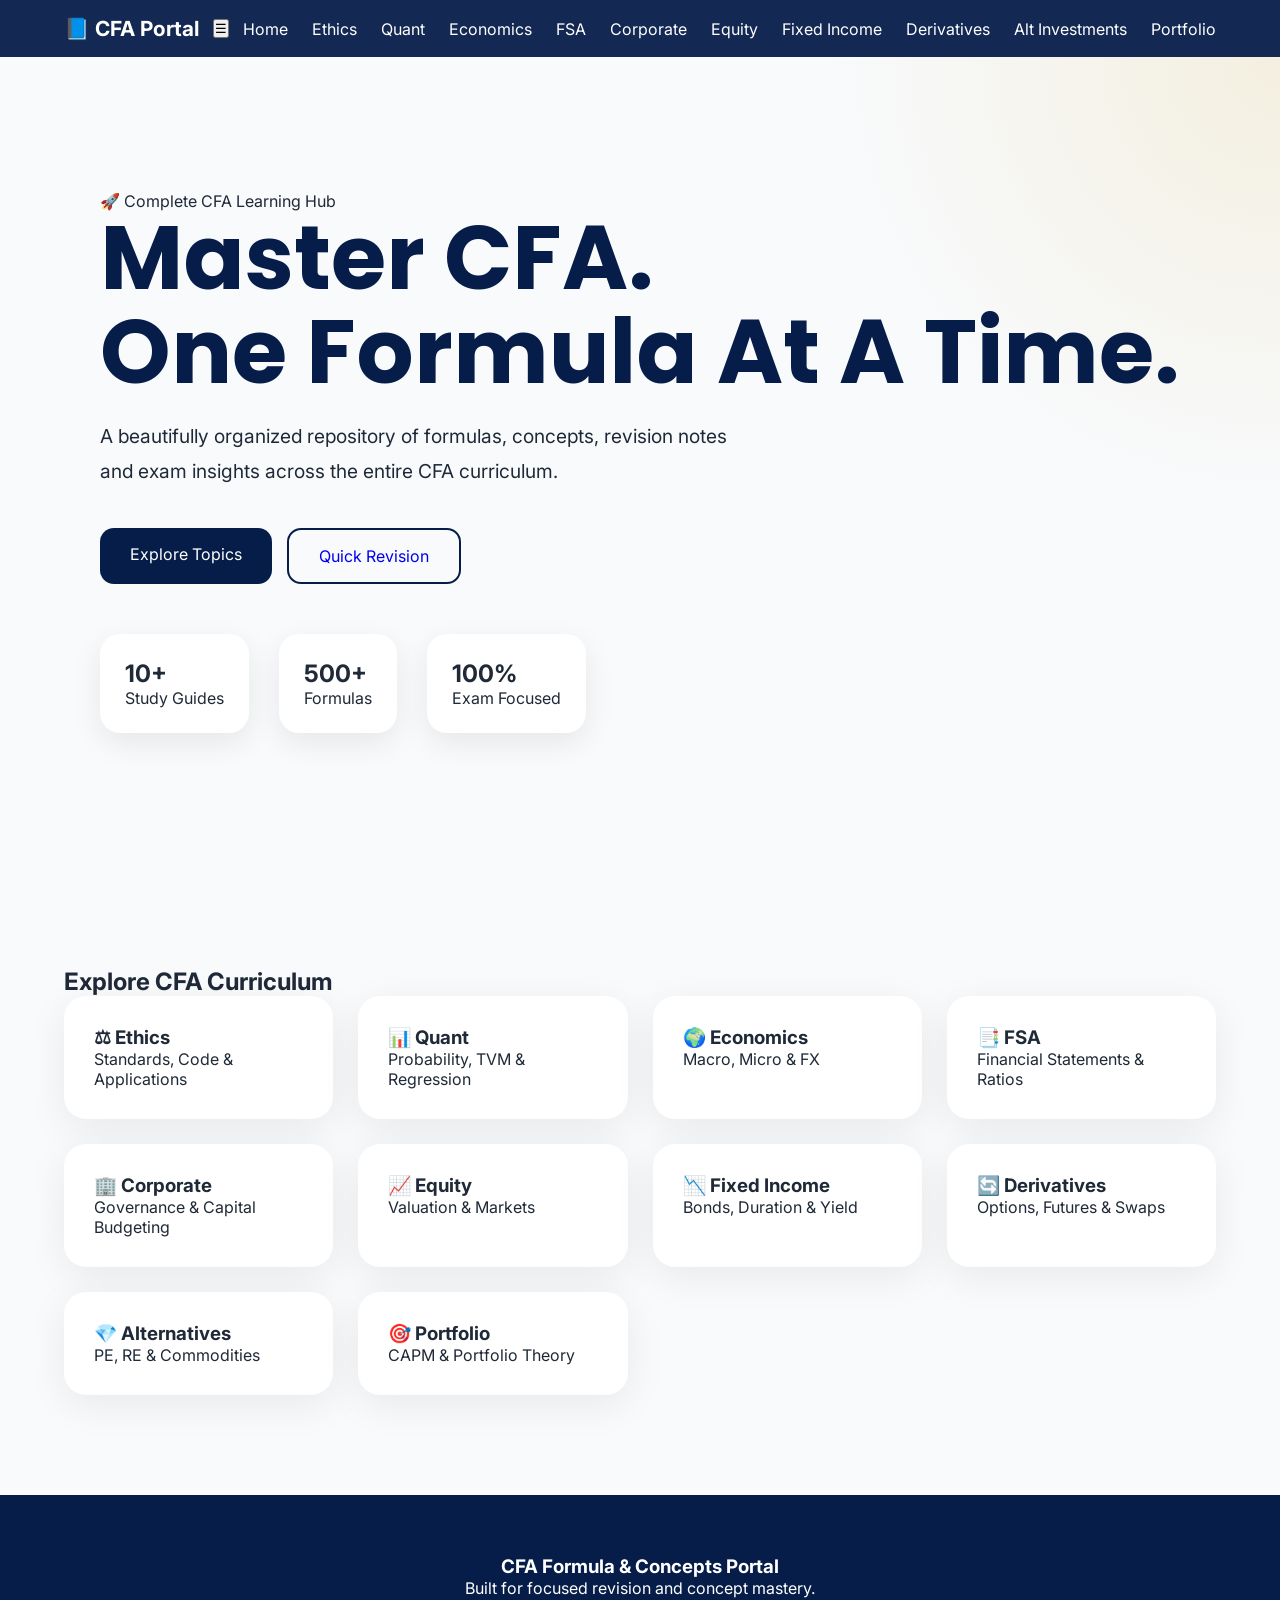
<file: index.html>
<!DOCTYPE html>
<html lang="en">

<head>

<meta charset="UTF-8">
<meta name="viewport" content="width=device-width, initial-scale=1.0">

<title>CFA Formula & Concepts Portal</title>

<link rel="preconnect" href="https://fonts.googleapis.com">
<link href="https://fonts.googleapis.com/css2?family=Inter:wght@300;400;500;600;700&family=Poppins:wght@500;600;700;800&display=swap" rel="stylesheet">

<link rel="stylesheet" href="assets/styles.css">

</head>

<body>

<nav class="navbar">

<div class="logo">
📘 CFA Portal
</div>

<button class="hamburger" id="hamburger">
☰
</button>

<ul class="nav-links" id="navLinks">

<li><a href="#">Home</a></li>
<li><a href="CFA_Ethics_Study_Guide.html">Ethics</a></li>
<li><a href="cfa_quant.html">Quant</a></li>
<li><a href="CFA_Eco_Notes.html">Economics</a></li>
<li><a href="CFA_FSA_Notes.html">FSA</a></li>
<li><a href="CFA_Corporate_Issuers_StudyGuide.html">Corporate</a></li>
<li><a href="Equity_cfa_portal.html">Equity</a></li>
<li><a href="CFA_Fixed_Income_Notes.html">Fixed Income</a></li>
<li><a href="CFA_Derivatives_Study_Guide.html">Derivatives</a></li>
<li><a href="alt_investments_study_guide.html">Alt Investments</a></li>
<li><a href="portfolio_management_study_guide.html">Portfolio</a></li>

</ul>

</nav>

<section class="hero">

<div class="hero-content">

<div class="badge">
🚀 Complete CFA Learning Hub
</div>

<h1>
Master CFA.<br>
One Formula At A Time.
</h1>

<p>
A beautifully organized repository of formulas,
concepts, revision notes and exam insights across
the entire CFA curriculum.
</p>

<div class="hero-buttons">

<a href="#topics" class="primary-btn">
Explore Topics
</a>

<a href="#topics" class="secondary-btn">
Quick Revision
</a>

</div>

<div class="stats">

<div class="stat">
<h2>10+</h2>
<span>Study Guides</span>
</div>

<div class="stat">
<h2>500+</h2>
<span>Formulas</span>
</div>

<div class="stat">
<h2>100%</h2>
<span>Exam Focused</span>
</div>

</div>

</div>

</section>

<section id="topics" class="topics">

<h2>Explore CFA Curriculum</h2>

<div class="topic-grid">

<a href="CFA_Ethics_Study_Guide.html" class="card">
<h3>⚖ Ethics</h3>
<p>Standards, Code & Applications</p>
</a>

<a href="cfa_quant.html" class="card">
<h3>📊 Quant</h3>
<p>Probability, TVM & Regression</p>
</a>

<a href="CFA_Eco_Notes.html" class="card">
<h3>🌍 Economics</h3>
<p>Macro, Micro & FX</p>
</a>

<a href="CFA_FSA_Notes.html" class="card">
<h3>📑 FSA</h3>
<p>Financial Statements & Ratios</p>
</a>

<a href="CFA_Corporate_Issuers_StudyGuide.html" class="card">
<h3>🏢 Corporate</h3>
<p>Governance & Capital Budgeting</p>
</a>

<a href="Equity_cfa_portal.html" class="card">
<h3>📈 Equity</h3>
<p>Valuation & Markets</p>
</a>

<a href="CFA_Fixed_Income_Notes.html" class="card">
<h3>📉 Fixed Income</h3>
<p>Bonds, Duration & Yield</p>
</a>

<a href="CFA_Derivatives_Study_Guide.html" class="card">
<h3>🔄 Derivatives</h3>
<p>Options, Futures & Swaps</p>
</a>

<a href="alt_investments_study_guide.html" class="card">
<h3>💎 Alternatives</h3>
<p>PE, RE & Commodities</p>
</a>

<a href="portfolio_management_study_guide.html" class="card">
<h3>🎯 Portfolio</h3>
<p>CAPM & Portfolio Theory</p>
</a>

</div>

</section>

<footer>

<h3>CFA Formula & Concepts Portal</h3>

<p>
Built for focused revision and concept mastery.
</p>

</footer>

<script src="assets/script.js"></script>

</body>
</html>
</file>
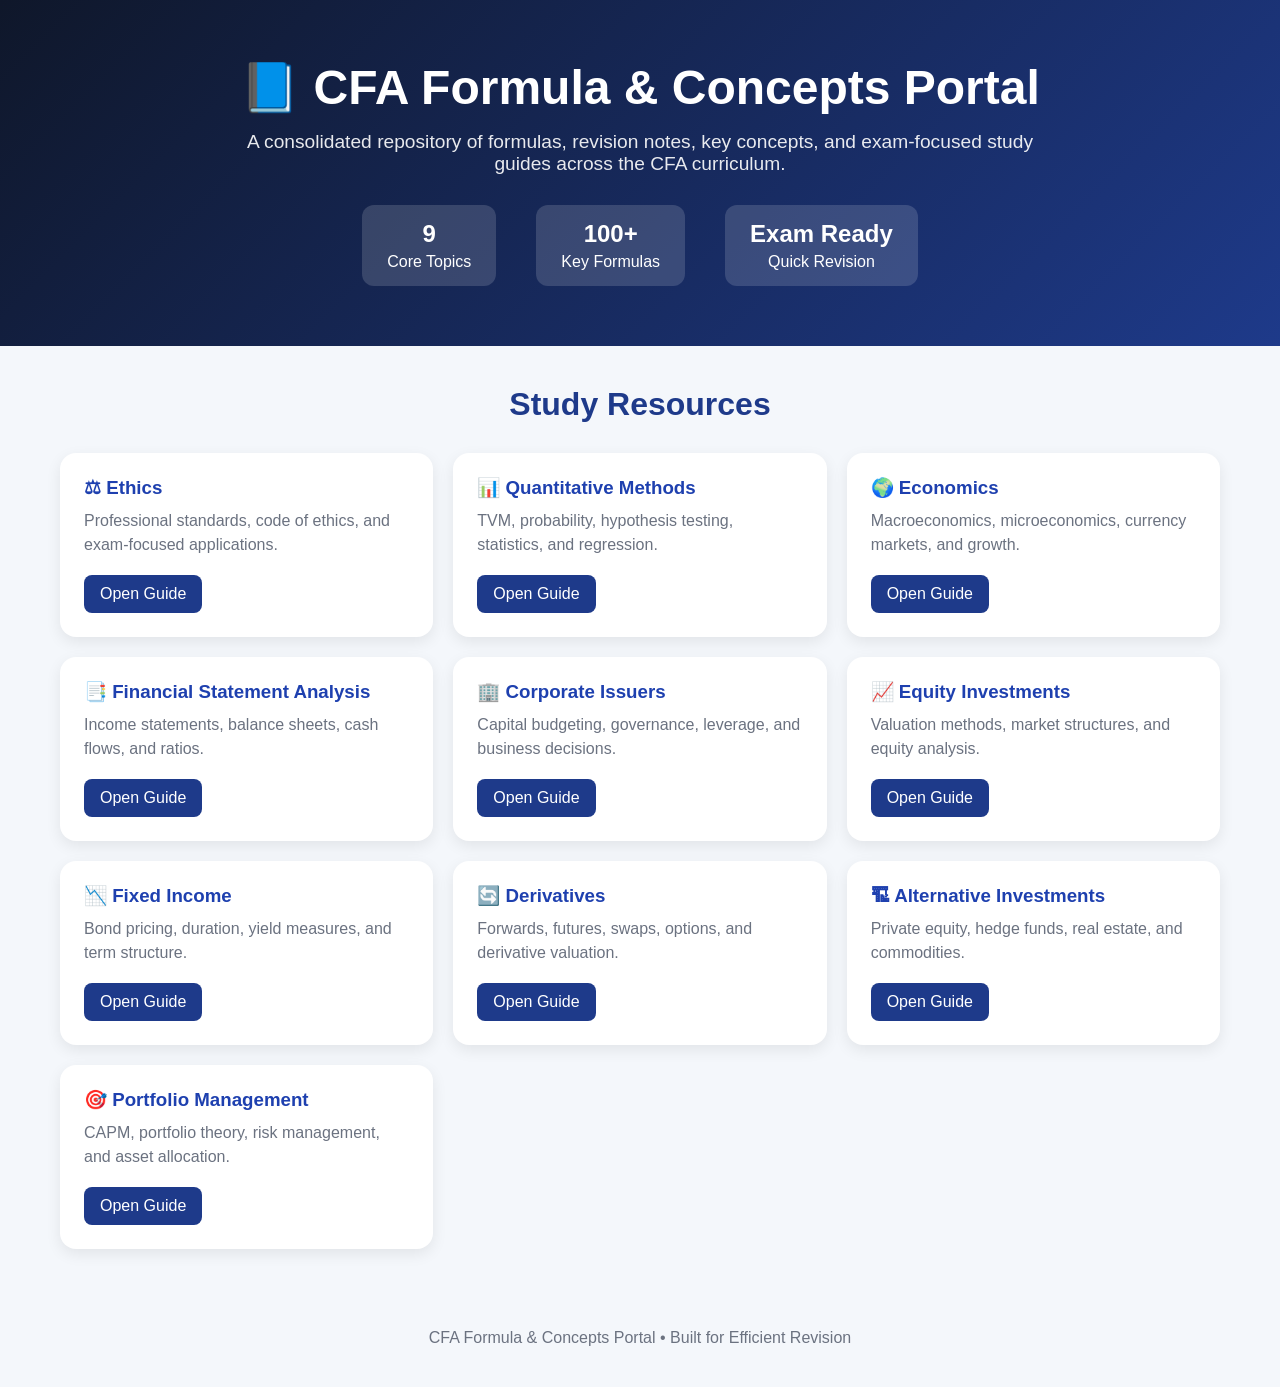
<file: Index.html>
<!DOCTYPE html>
<html lang="en">
<head>
<meta charset="UTF-8">
<meta name="viewport" content="width=device-width, initial-scale=1.0">

<title>CFA Formula & Concepts Portal</title>

<style>

*{
    margin:0;
    padding:0;
    box-sizing:border-box;
}

body{
    font-family: "Segoe UI", Arial, sans-serif;
    background:#f4f7fb;
    color:#1f2937;
}

.hero{
    background:linear-gradient(135deg,#0f172a,#1e3a8a);
    color:white;
    text-align:center;
    padding:60px 20px;
}

.hero h1{
    font-size:3rem;
    margin-bottom:15px;
}

.hero p{
    font-size:1.2rem;
    max-width:800px;
    margin:auto;
    opacity:0.9;
}

.container{
    max-width:1200px;
    margin:auto;
    padding:40px 20px;
}

.section-title{
    text-align:center;
    margin-bottom:30px;
    color:#1e3a8a;
    font-size:2rem;
}

.grid{
    display:grid;
    grid-template-columns:repeat(auto-fit,minmax(280px,1fr));
    gap:20px;
}

.card{
    background:white;
    border-radius:16px;
    padding:24px;
    box-shadow:0 5px 15px rgba(0,0,0,0.08);
    transition:0.3s;
}

.card:hover{
    transform:translateY(-6px);
}

.card h3{
    color:#1e40af;
    margin-bottom:10px;
}

.card p{
    color:#6b7280;
    margin-bottom:18px;
    line-height:1.5;
}

.card a{
    text-decoration:none;
    background:#1e3a8a;
    color:white;
    padding:10px 16px;
    border-radius:8px;
    display:inline-block;
}

.card a:hover{
    background:#172554;
}

.footer{
    text-align:center;
    padding:40px;
    color:#6b7280;
}

.stats{
    display:flex;
    justify-content:center;
    gap:40px;
    margin-top:30px;
    flex-wrap:wrap;
}

.stat-box{
    background:rgba(255,255,255,0.15);
    padding:15px 25px;
    border-radius:12px;
}

.stat-box h2{
    margin-bottom:5px;
}

</style>
</head>

<body>

<section class="hero">
    <h1>📘 CFA Formula & Concepts Portal</h1>

    <p>
        A consolidated repository of formulas, revision notes,
        key concepts, and exam-focused study guides across the CFA curriculum.
    </p>

    <div class="stats">
        <div class="stat-box">
            <h2>9</h2>
            <div>Core Topics</div>
        </div>

        <div class="stat-box">
            <h2>100+</h2>
            <div>Key Formulas</div>
        </div>

        <div class="stat-box">
            <h2>Exam Ready</h2>
            <div>Quick Revision</div>
        </div>
    </div>
</section>


<div class="container">

<h2 class="section-title">Study Resources</h2>

<div class="grid">

<div class="card">
<h3>⚖ Ethics</h3>
<p>Professional standards, code of ethics, and exam-focused applications.</p>
<a href="CFA_Ethics_Study_Guide.html">Open Guide</a>
</div>

<div class="card">
<h3>📊 Quantitative Methods</h3>
<p>TVM, probability, hypothesis testing, statistics, and regression.</p>
<a href="cfa_quant.html">Open Guide</a>
</div>

<div class="card">
<h3>🌍 Economics</h3>
<p>Macroeconomics, microeconomics, currency markets, and growth.</p>
<a href="CFA_Eco_Notes.html">Open Guide</a>
</div>

<div class="card">
<h3>📑 Financial Statement Analysis</h3>
<p>Income statements, balance sheets, cash flows, and ratios.</p>
<a href="CFA_FSA_Notes.html">Open Guide</a>
</div>

<div class="card">
<h3>🏢 Corporate Issuers</h3>
<p>Capital budgeting, governance, leverage, and business decisions.</p>
<a href="CFA_Corporate_Issuers_StudyGuide.html">Open Guide</a>
</div>

<div class="card">
<h3>📈 Equity Investments</h3>
<p>Valuation methods, market structures, and equity analysis.</p>
<a href="Equity_cfa_portal.html">Open Guide</a>
</div>

<div class="card">
<h3>📉 Fixed Income</h3>
<p>Bond pricing, duration, yield measures, and term structure.</p>
<a href="CFA_Fixed_Income_Notes.html">Open Guide</a>
</div>

<div class="card">
<h3>🔄 Derivatives</h3>
<p>Forwards, futures, swaps, options, and derivative valuation.</p>
<a href="CFA_Derivatives_Study_Guide.html">Open Guide</a>
</div>

<div class="card">
<h3>🏗 Alternative Investments</h3>
<p>Private equity, hedge funds, real estate, and commodities.</p>
<a href="alt_investments_study_guide.html">Open Guide</a>
</div>

<div class="card">
<h3>🎯 Portfolio Management</h3>
<p>CAPM, portfolio theory, risk management, and asset allocation.</p>
<a href="portfolio_management_study_guide.html">Open Guide</a>
</div>

</div>

</div>

<div class="footer">
    CFA Formula & Concepts Portal • Built for Efficient Revision
</div>

</body>
</html>
</file>
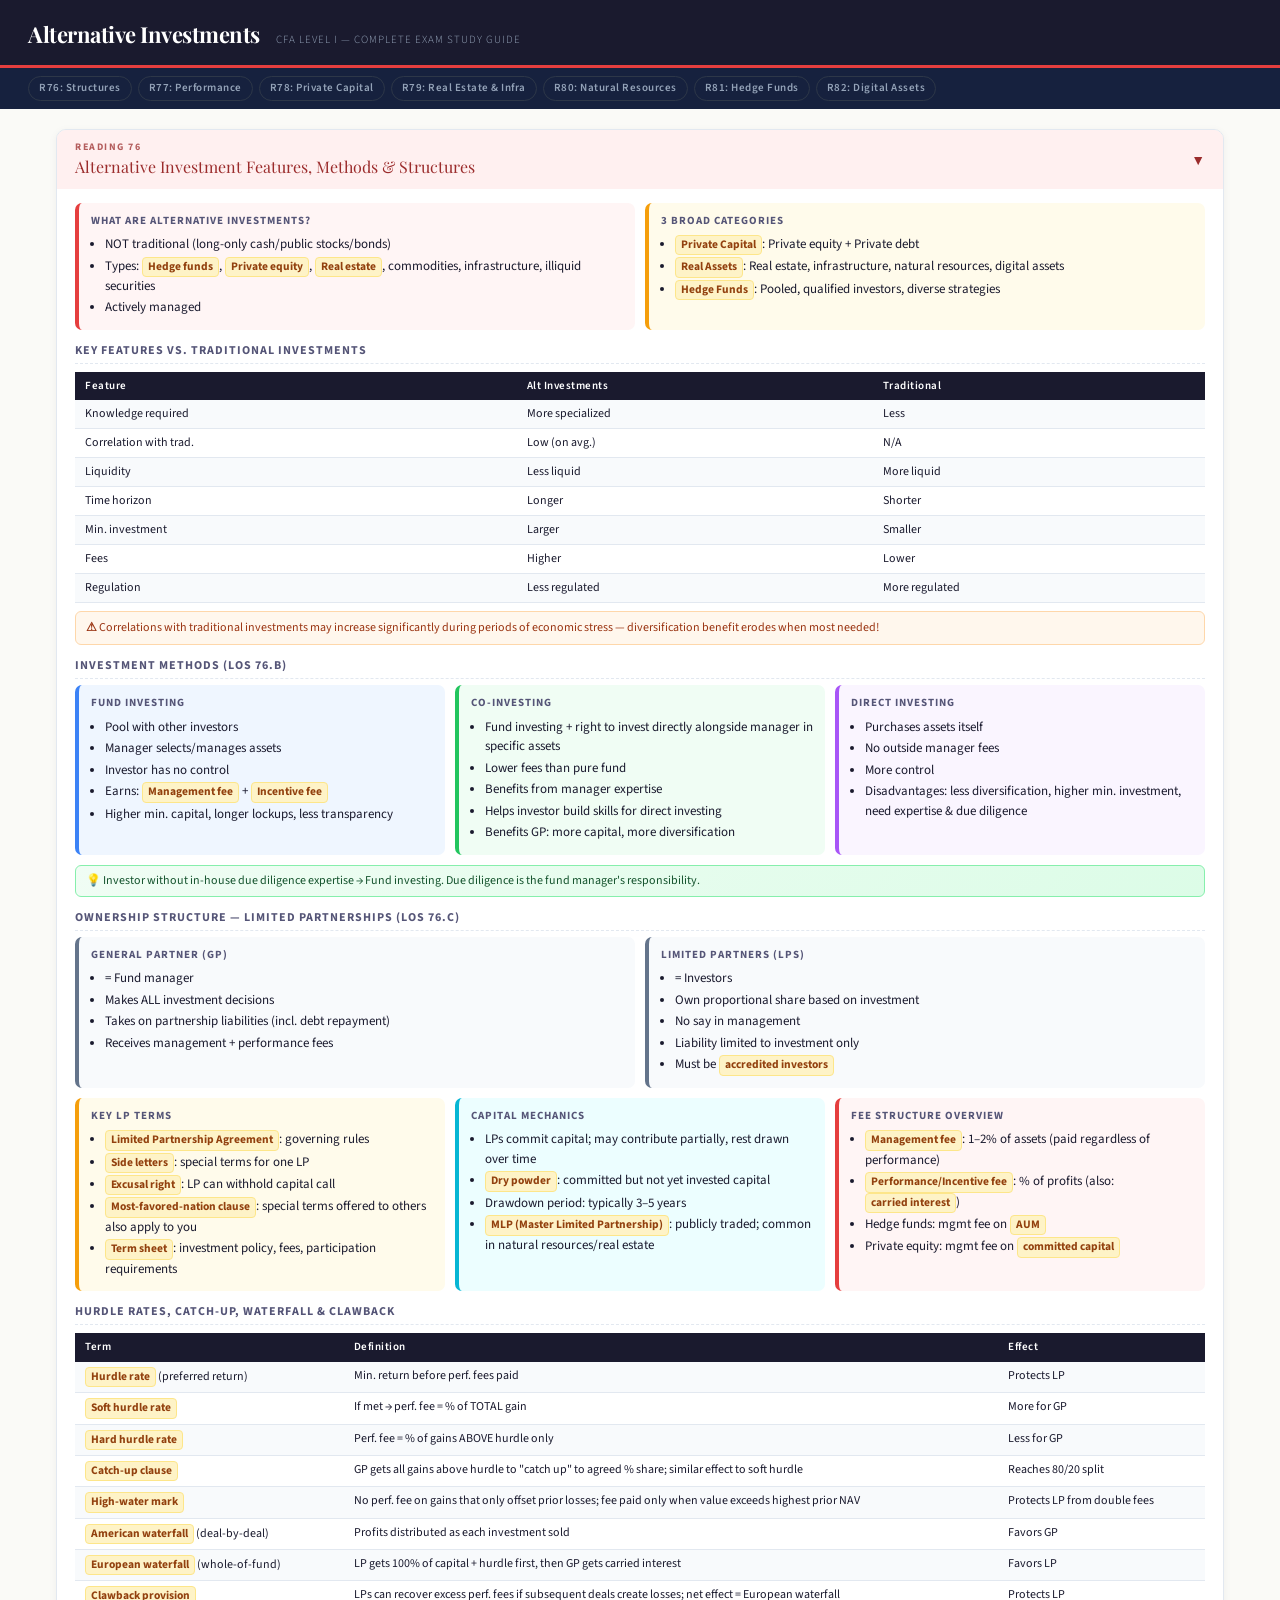
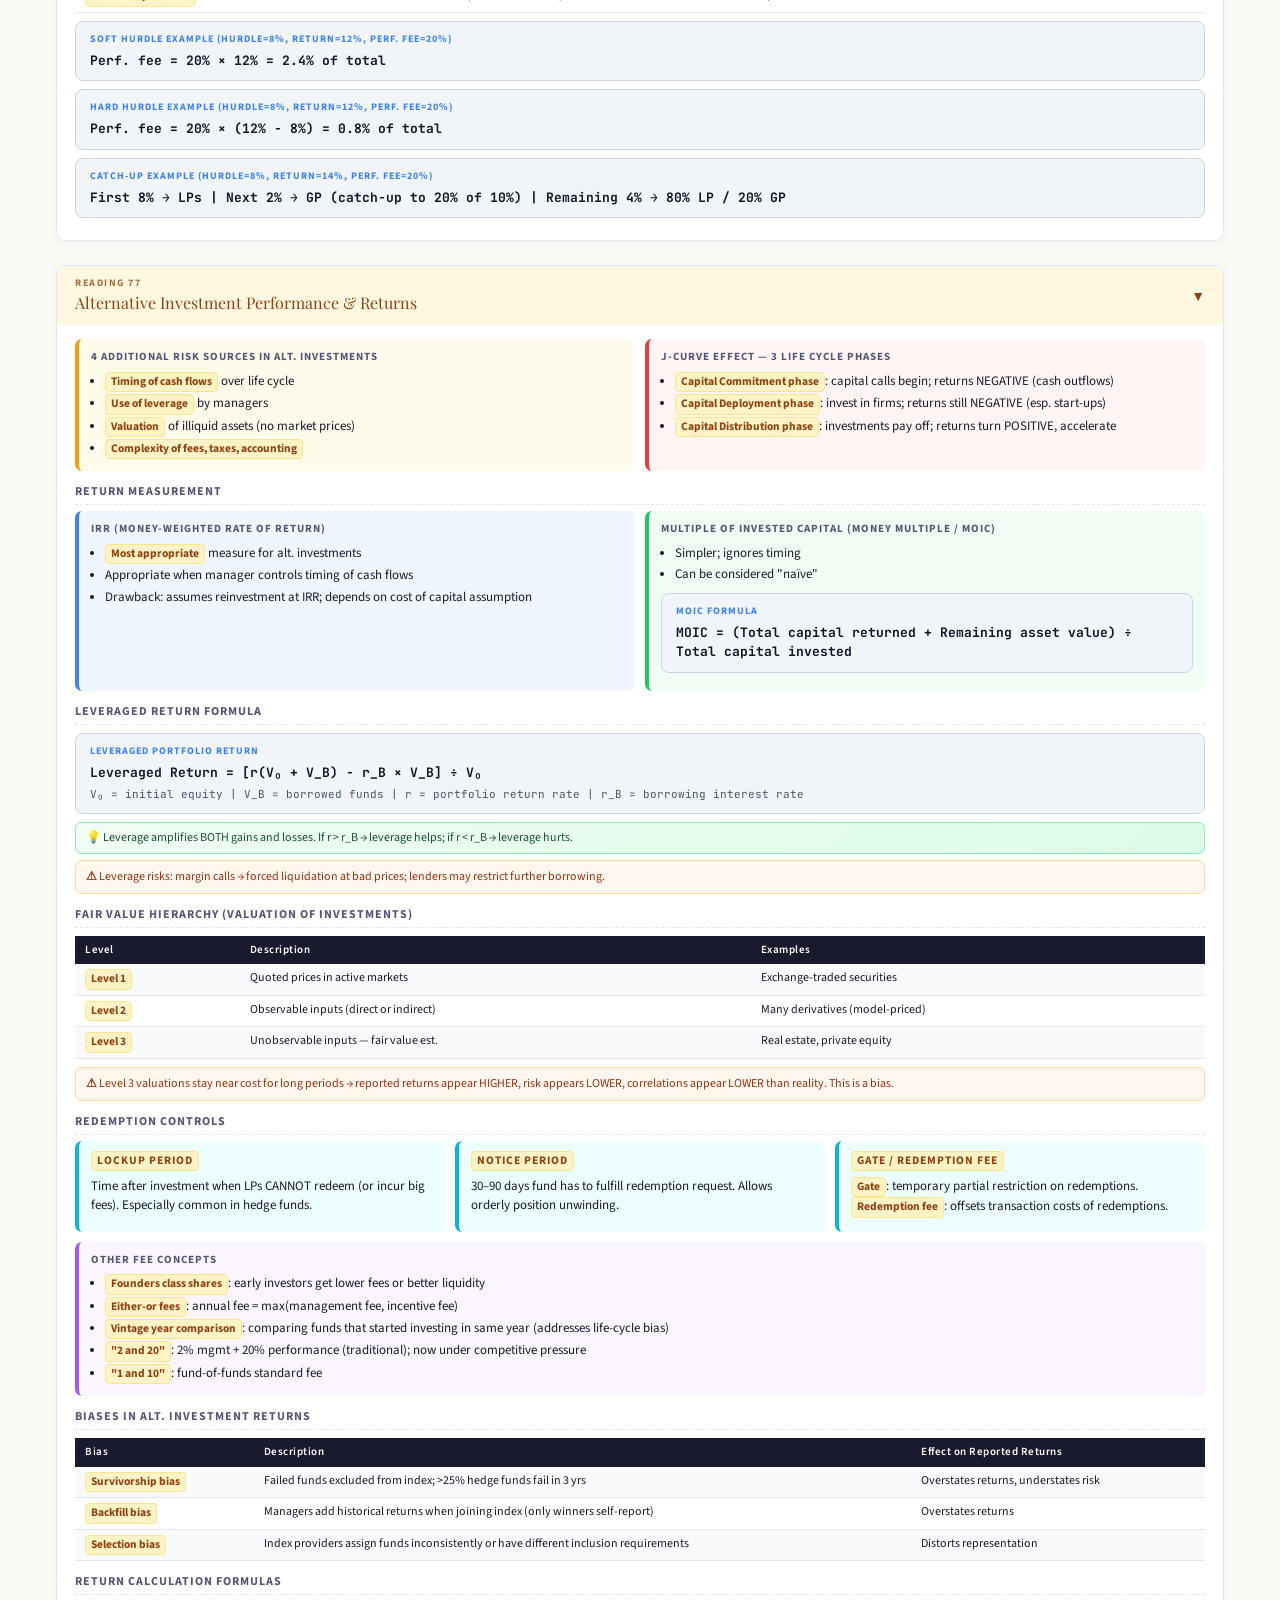
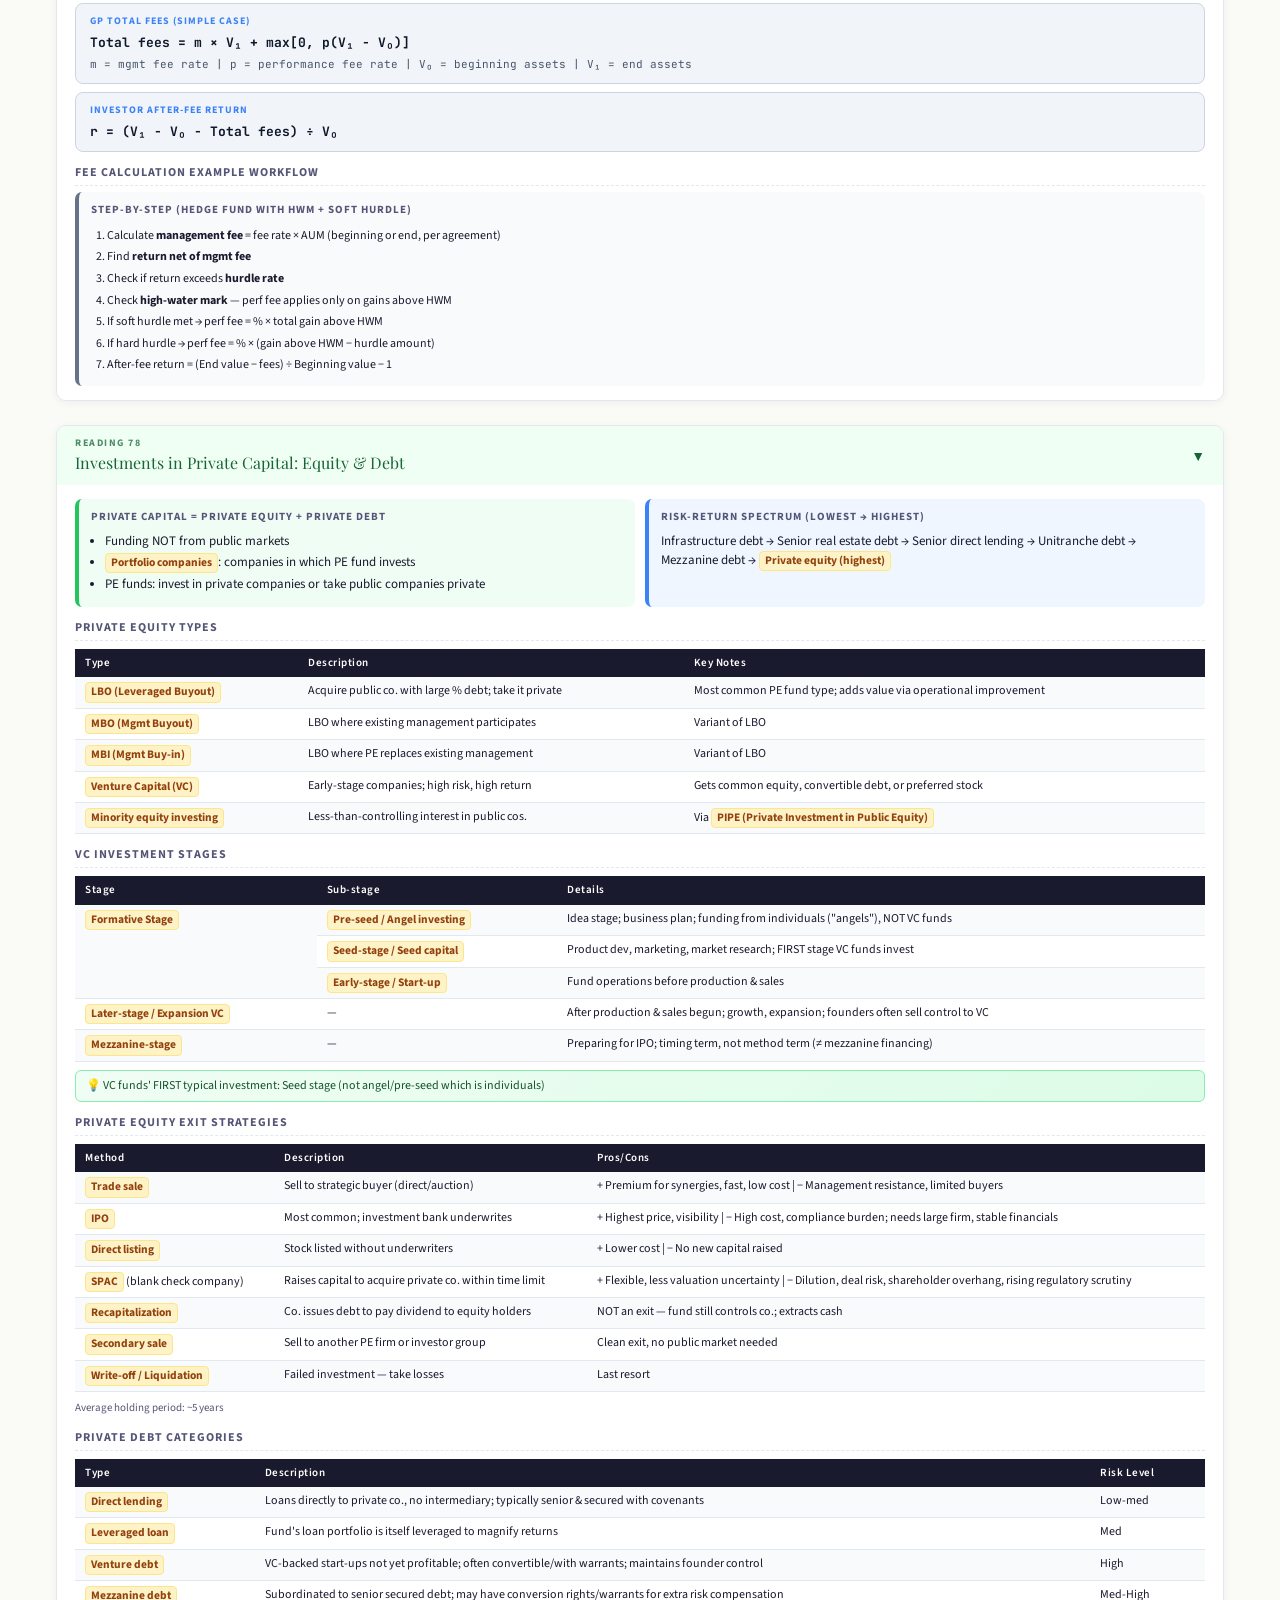
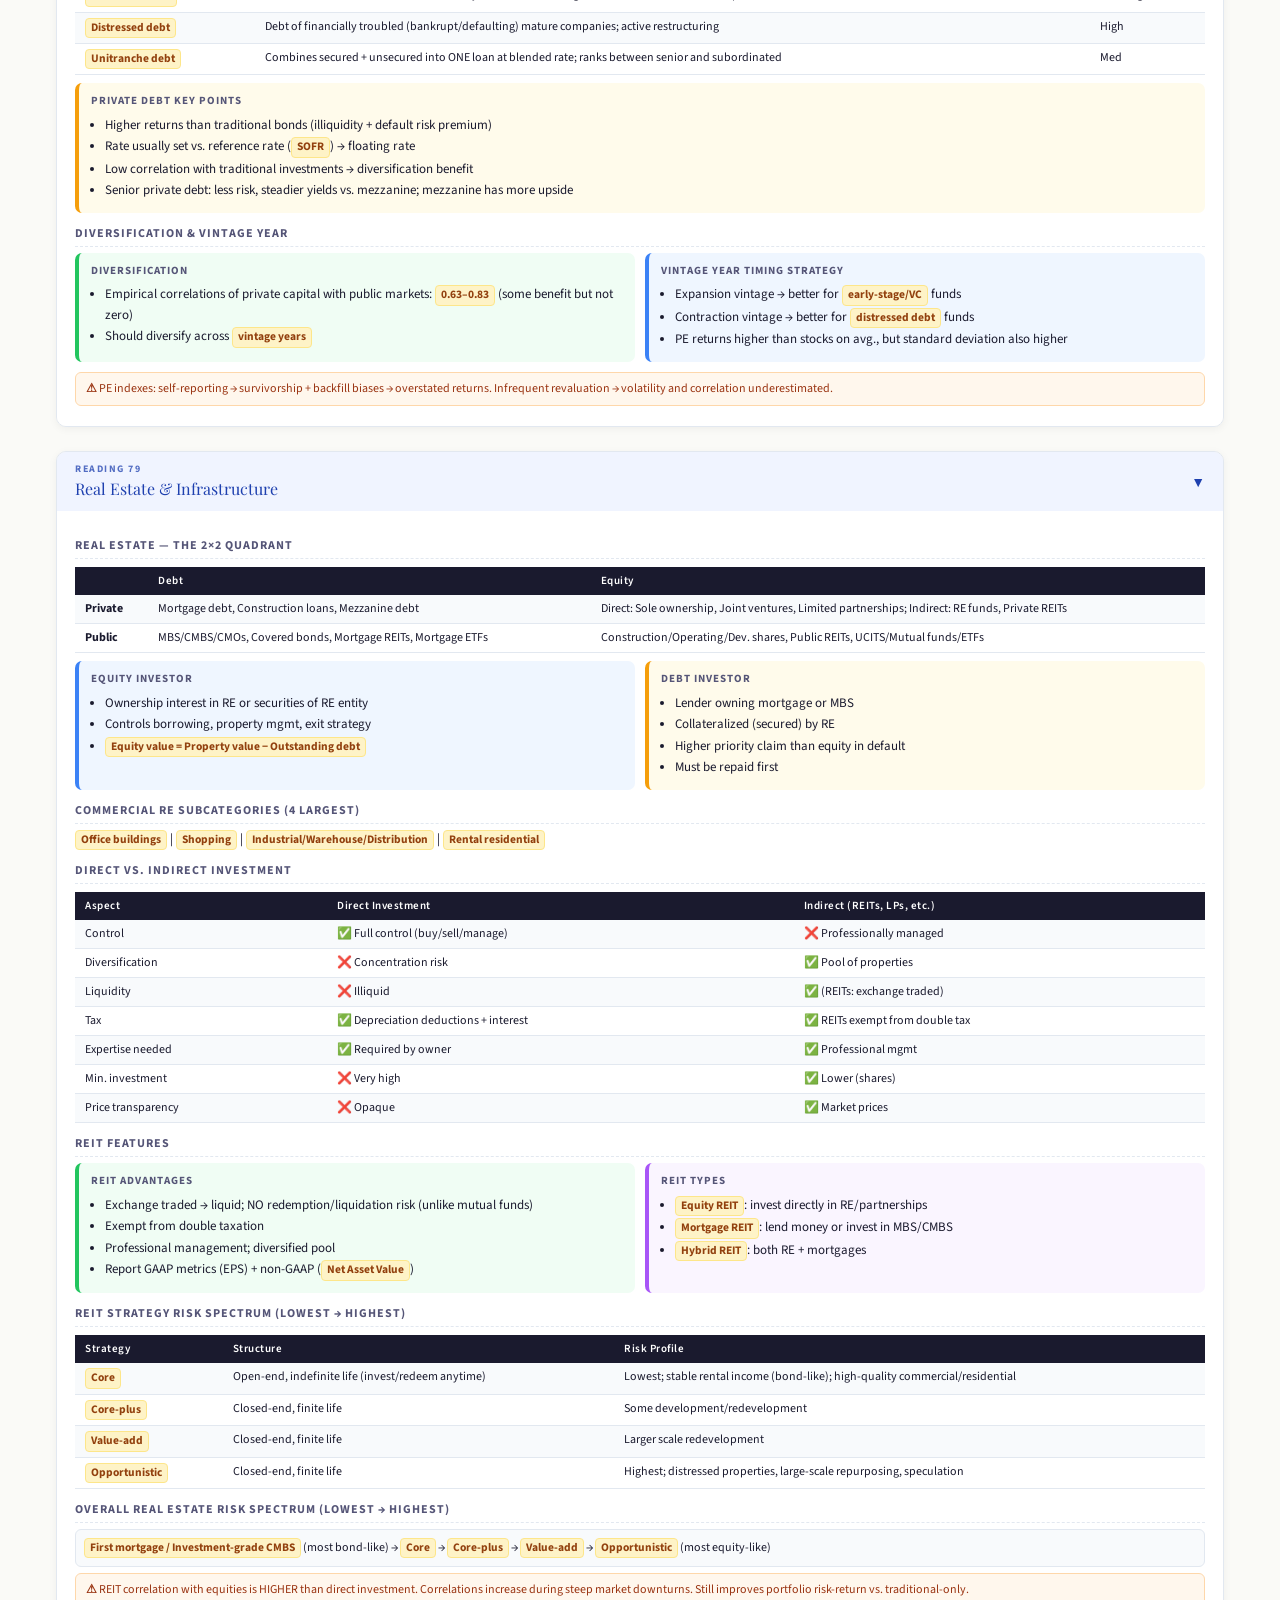
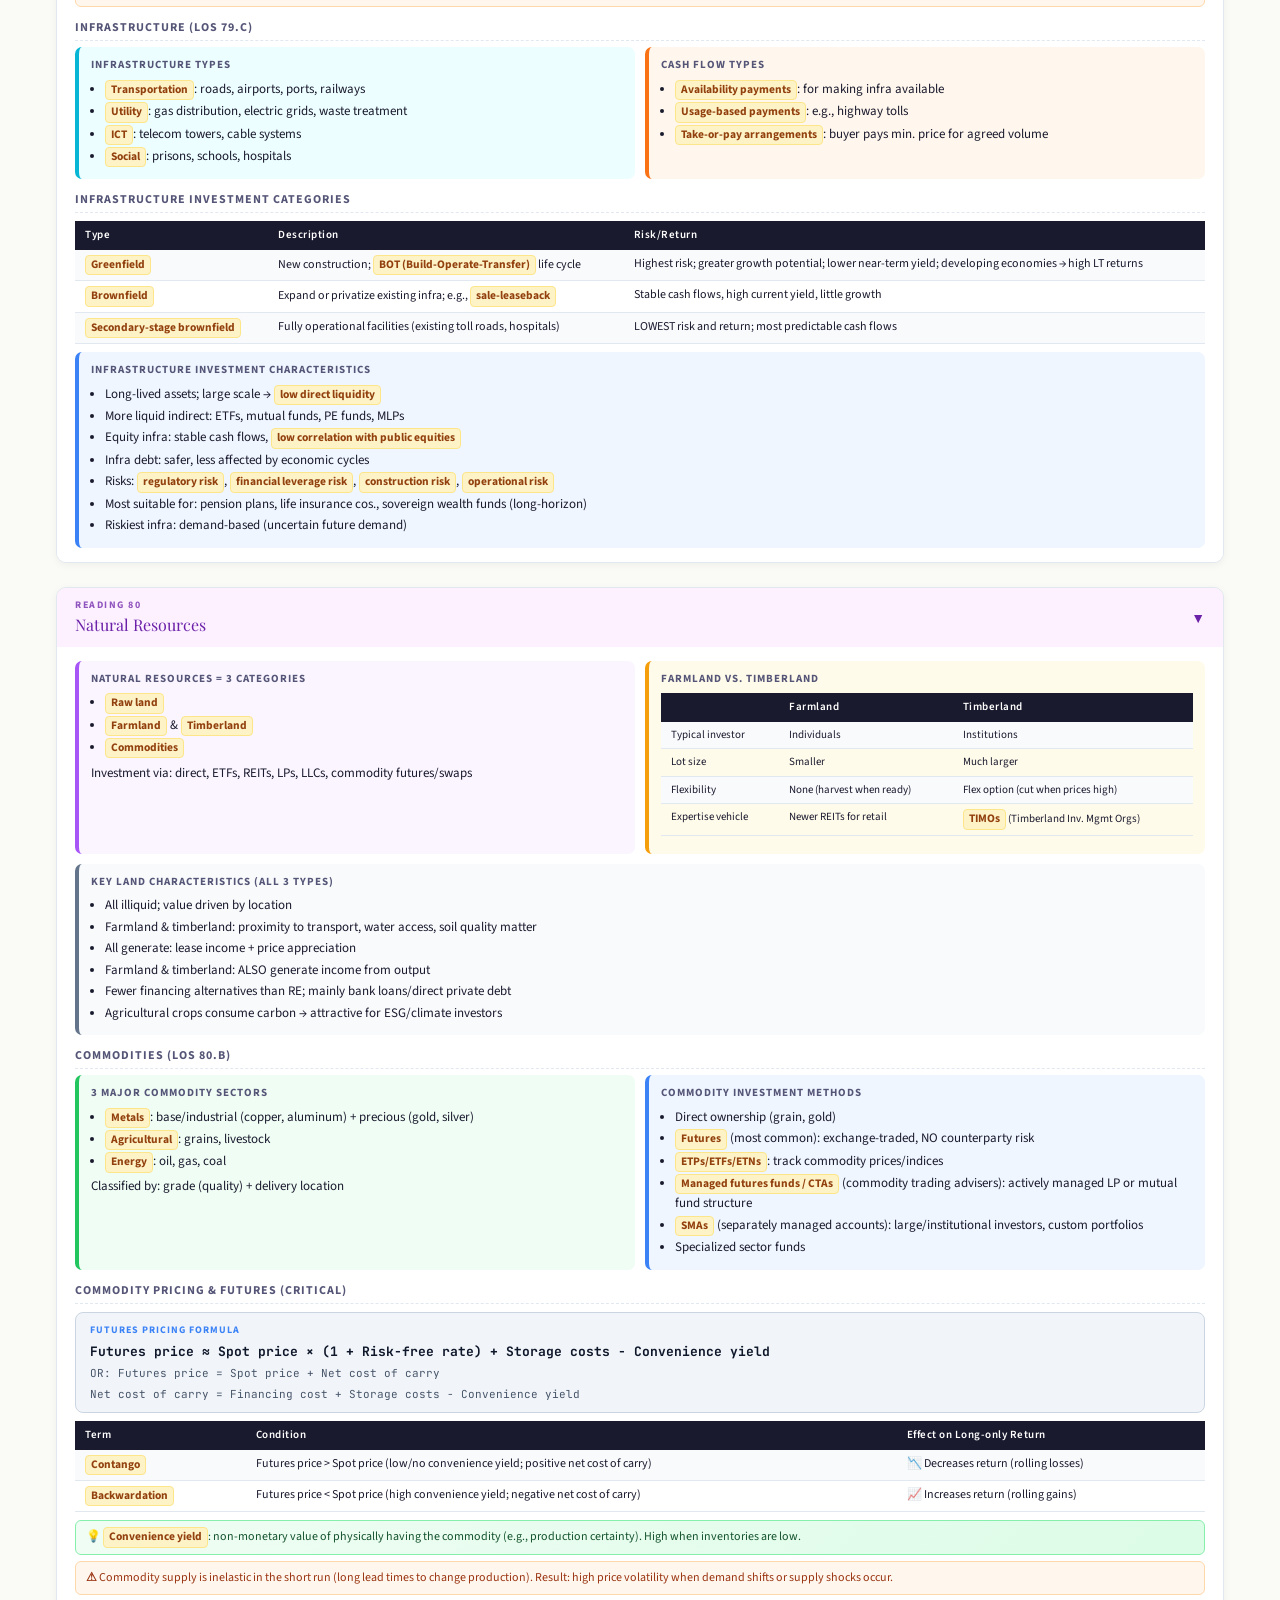
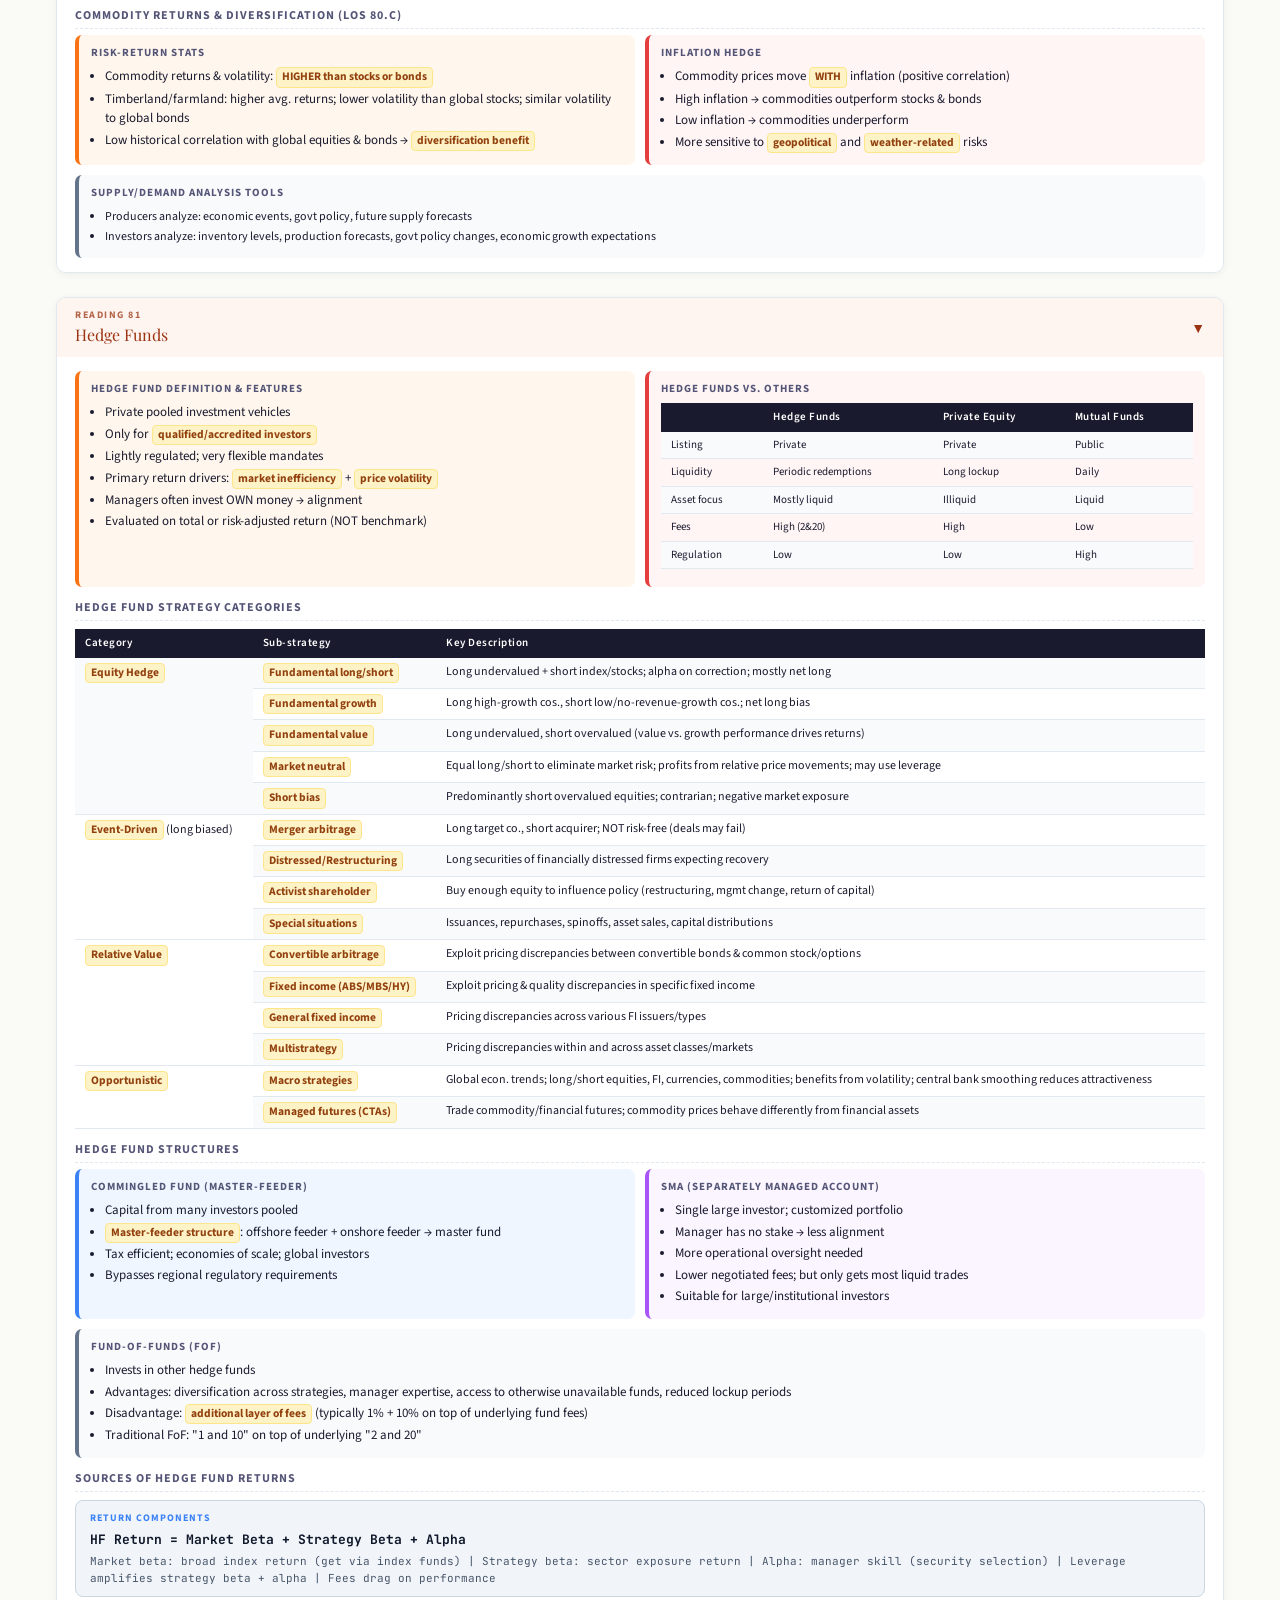
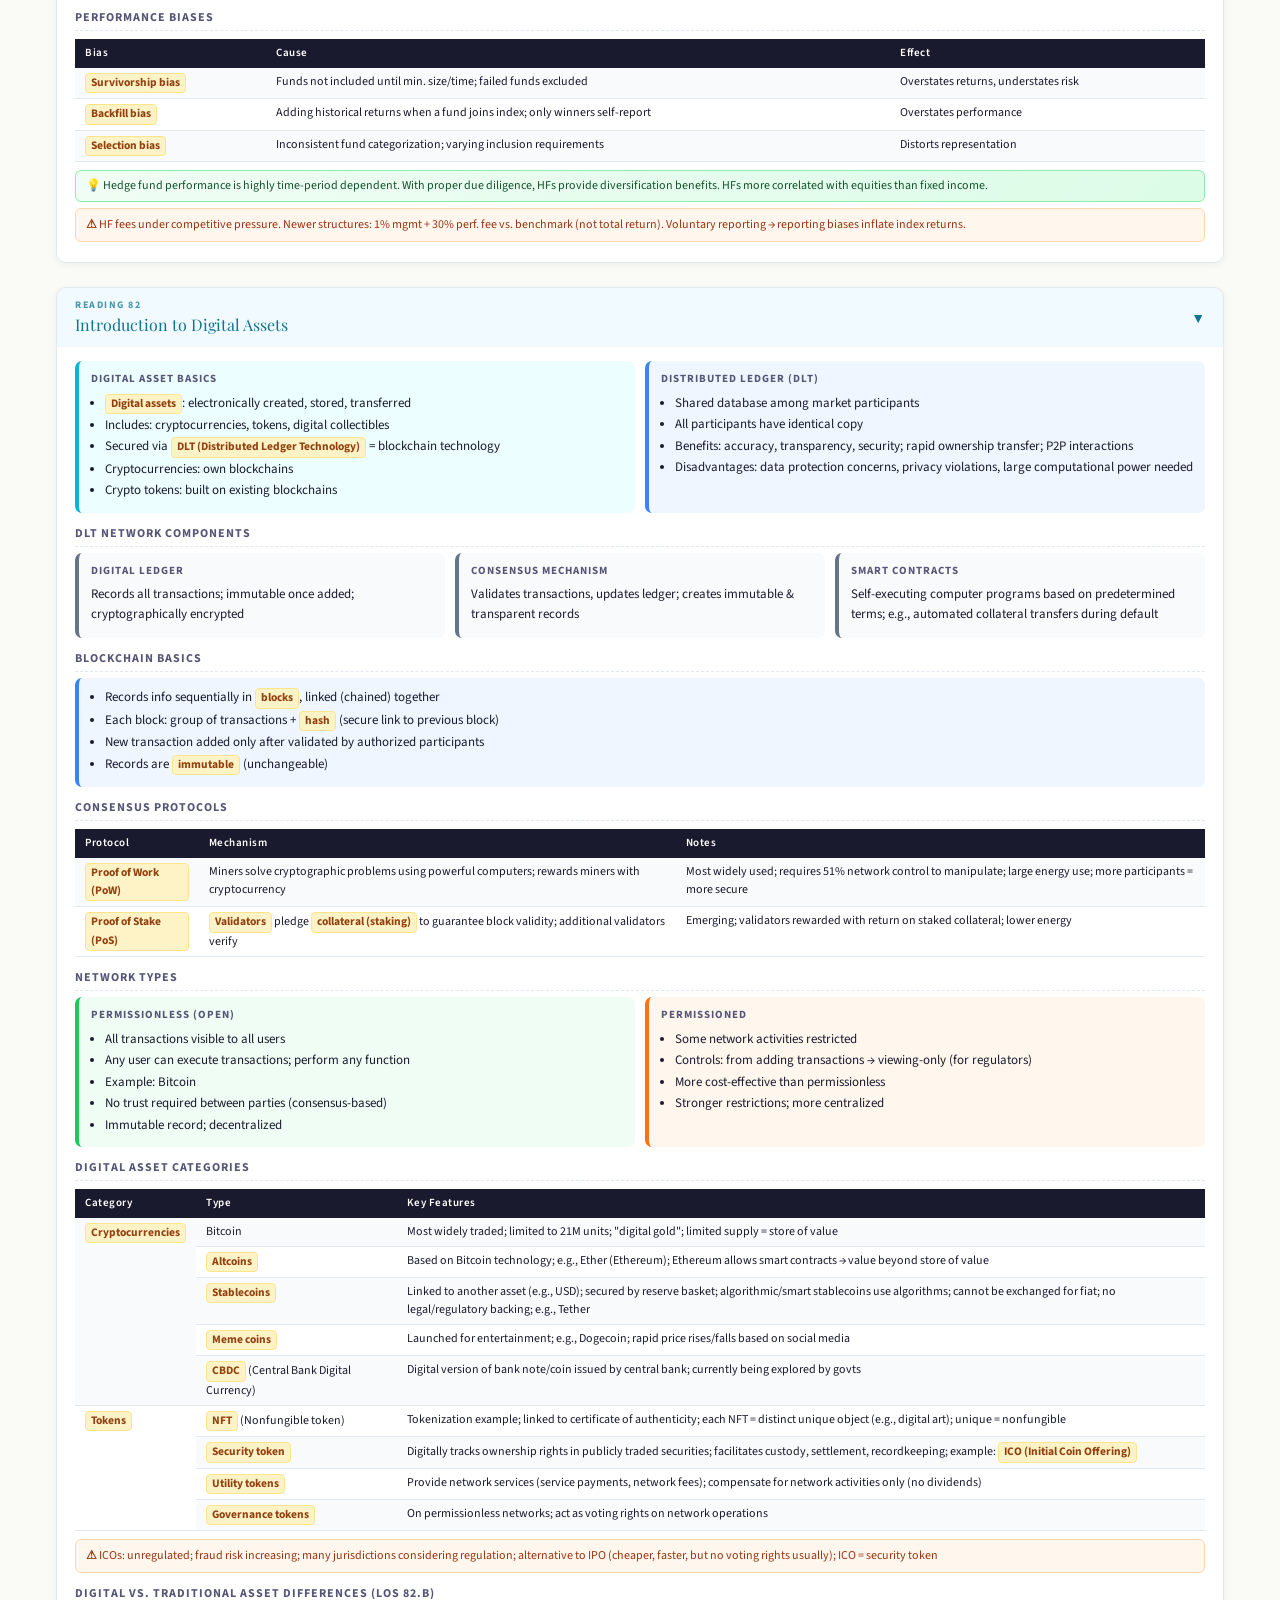
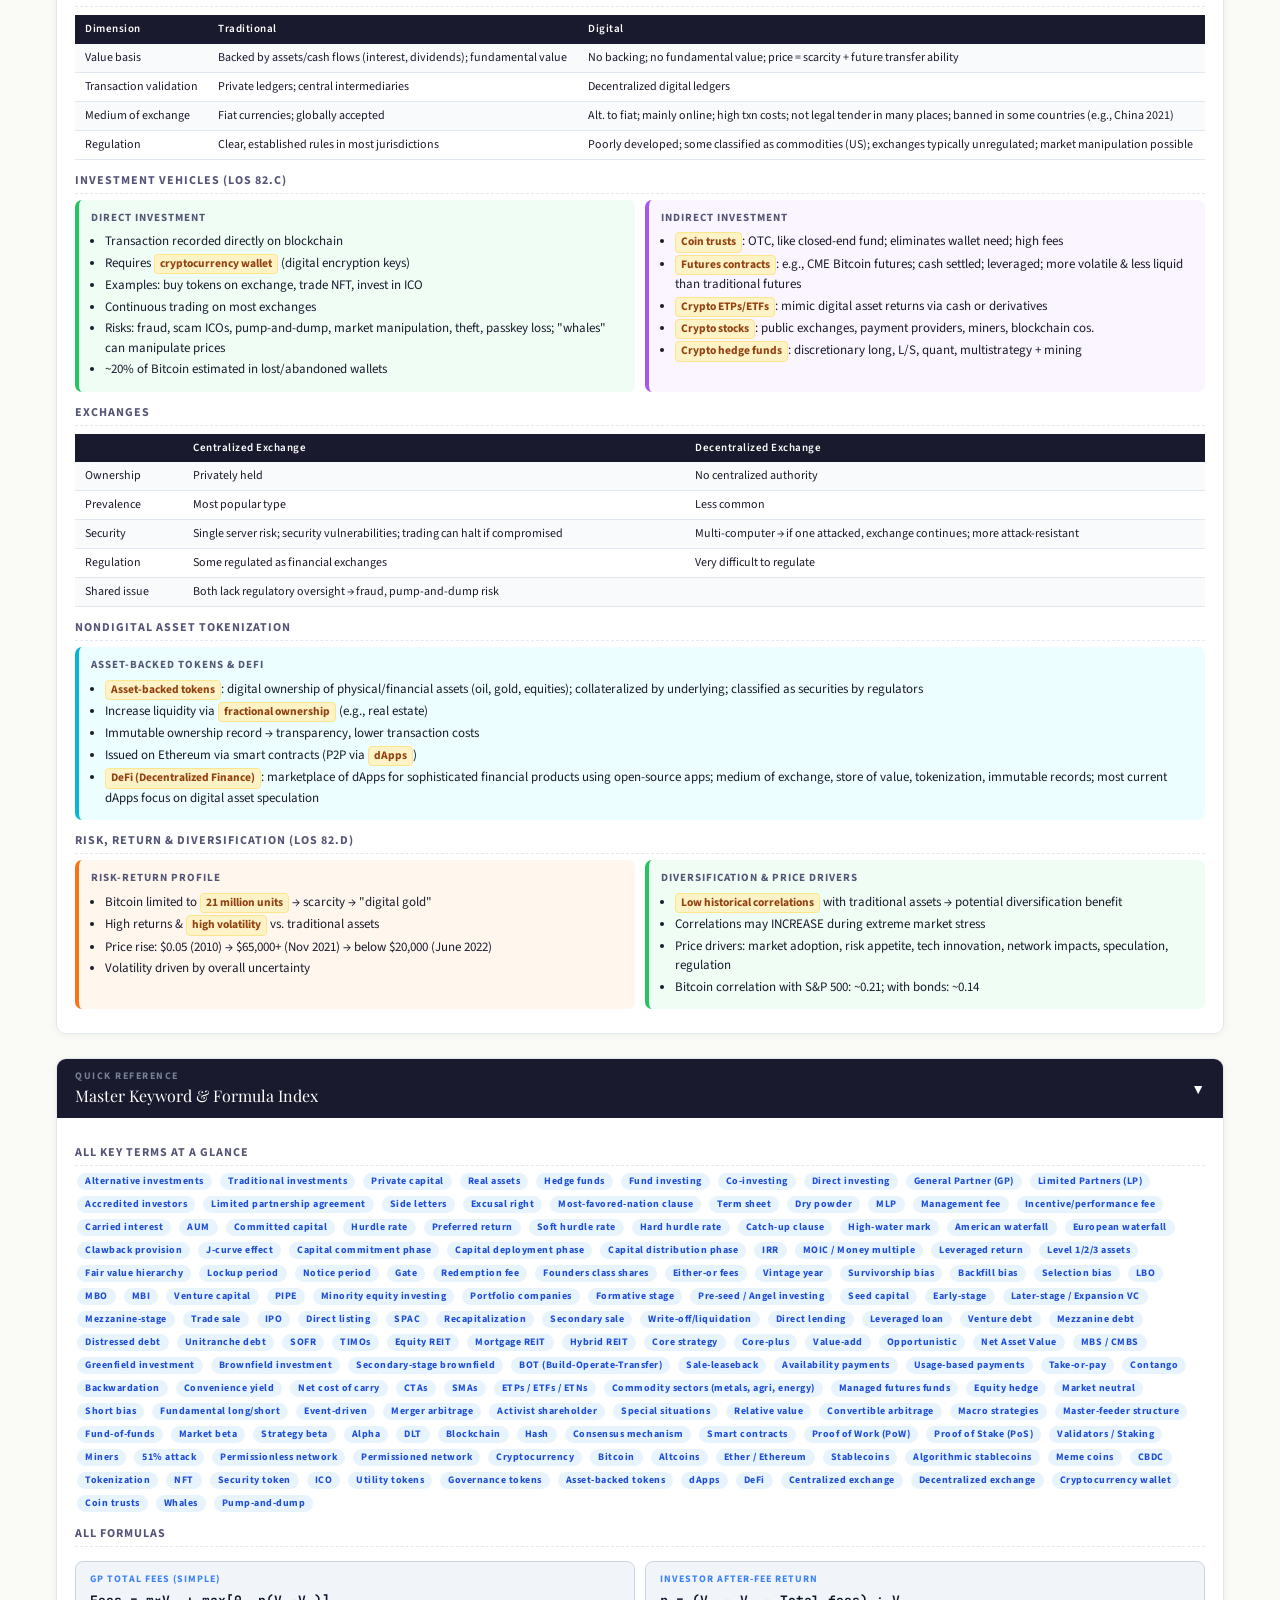
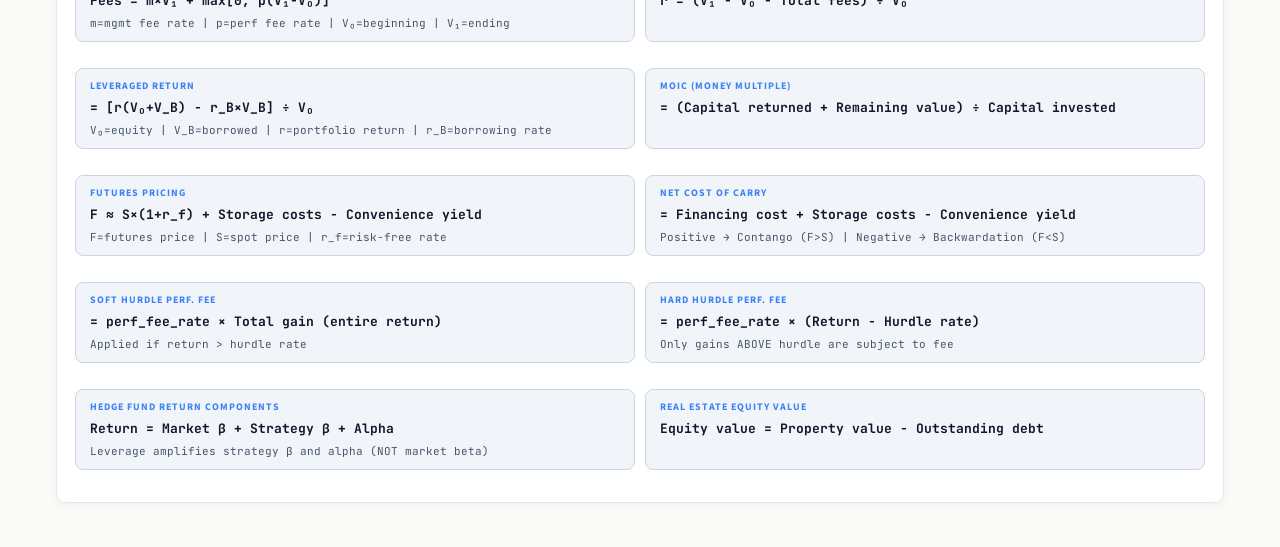
<file: alt_investments_study_guide.html>
<!DOCTYPE html>
<html lang="en">
<head>
<meta charset="UTF-8">
<meta name="viewport" content="width=device-width, initial-scale=1.0">
<title>Alternative Investments — Exam Study Guide</title>
<link href="https://fonts.googleapis.com/css2?family=Playfair+Display:wght@700;900&family=Source+Sans+3:wght@300;400;600;700&family=JetBrains+Mono:wght@400;700&display=swap" rel="stylesheet">
<style>
  :root {
    --bg: #fafaf7;
    --ink: #1a1a2e;
    --muted: #555577;
    --r1: #fff0f0; --r1b: #e53e3e;
    --r2: #fff8e1; --r2b: #f59e0b;
    --r3: #f0fff4; --r3b: #22c55e;
    --r4: #f0f4ff; --r4b: #3b82f6;
    --r5: #fdf0ff; --r5b: #a855f7;
    --r6: #fff5f0; --r6b: #f97316;
    --r7: #f0faff; --r7b: #06b6d4;
    --formula: #1e293b;
    --formula-bg: #f1f5f9;
    --border: #e2e8f0;
    --tag-bg: #e8f4fd;
    --tag: #1d4ed8;
  }
  * { box-sizing: border-box; margin: 0; padding: 0; }
  body {
    font-family: 'Source Sans 3', sans-serif;
    background: var(--bg);
    color: var(--ink);
    font-size: 13px;
    line-height: 1.5;
  }
  header {
    background: var(--ink);
    color: white;
    padding: 18px 28px 14px;
    display: flex;
    align-items: baseline;
    gap: 16px;
    position: sticky;
    top: 0;
    z-index: 100;
    border-bottom: 3px solid var(--r1b);
  }
  header h1 {
    font-family: 'Playfair Display', serif;
    font-size: 22px;
    letter-spacing: -0.5px;
  }
  header span {
    font-size: 11px;
    color: #94a3b8;
    font-weight: 300;
    letter-spacing: 1px;
    text-transform: uppercase;
  }
  nav {
    background: #16213e;
    padding: 8px 28px;
    display: flex;
    flex-wrap: wrap;
    gap: 6px;
    position: sticky;
    top: 57px;
    z-index: 99;
  }
  nav a {
    color: #94a3b8;
    text-decoration: none;
    font-size: 11px;
    font-weight: 600;
    letter-spacing: 0.5px;
    padding: 3px 10px;
    border-radius: 20px;
    border: 1px solid #2d3748;
    transition: all 0.15s;
  }
  nav a:hover { color: white; border-color: #4a90d9; background: #1e3a5f; }
  .container { max-width: 1200px; margin: 0 auto; padding: 20px 16px; }
  .chapter {
    margin-bottom: 24px;
    border-radius: 10px;
    overflow: hidden;
    border: 1px solid var(--border);
    box-shadow: 0 2px 8px rgba(0,0,0,0.05);
  }
  .ch-header {
    padding: 10px 18px;
    font-family: 'Playfair Display', serif;
    font-size: 16px;
    cursor: pointer;
    user-select: none;
    display: flex;
    align-items: center;
    justify-content: space-between;
  }
  .ch-header .ch-tag { font-size: 10px; font-weight: 700; letter-spacing: 1.5px; text-transform: uppercase; opacity: 0.75; font-family: 'Source Sans 3', sans-serif; }
  .ch-body { padding: 14px 18px; background: white; }
  /* Chapter colors */
  .ch1 .ch-header { background: var(--r1); color: #9b2c2c; }
  .ch2 .ch-header { background: var(--r2); color: #92400e; }
  .ch3 .ch-header { background: var(--r3); color: #166534; }
  .ch4 .ch-header { background: var(--r4); color: #1e40af; }
  .ch5 .ch-header { background: var(--r5); color: #6b21a8; }
  .ch6 .ch-header { background: var(--r6); color: #9a3412; }
  .ch7 .ch-header { background: var(--r7); color: #0e7490; }

  .grid2 { display: grid; grid-template-columns: 1fr 1fr; gap: 10px; margin-bottom: 10px; }
  .grid3 { display: grid; grid-template-columns: 1fr 1fr 1fr; gap: 10px; margin-bottom: 10px; }
  @media(max-width: 700px) { .grid2, .grid3 { grid-template-columns: 1fr; } }

  .card {
    border-radius: 7px;
    padding: 10px 12px;
    border-left: 4px solid;
  }
  .card-red { background: #fff5f5; border-color: var(--r1b); }
  .card-amber { background: #fffbeb; border-color: var(--r2b); }
  .card-green { background: #f0fdf4; border-color: var(--r3b); }
  .card-blue { background: #eff6ff; border-color: var(--r4b); }
  .card-purple { background: #faf5ff; border-color: var(--r5b); }
  .card-orange { background: #fff7ed; border-color: var(--r6b); }
  .card-cyan { background: #ecfeff; border-color: var(--r7b); }
  .card-gray { background: #f8fafc; border-color: #64748b; }

  .card h4 {
    font-size: 11px;
    font-weight: 700;
    text-transform: uppercase;
    letter-spacing: 1px;
    margin-bottom: 6px;
    color: var(--muted);
  }
  .card ul { padding-left: 14px; }
  .card ul li { margin-bottom: 2px; }
  .card p { margin-bottom: 4px; }

  .formula-box {
    background: var(--formula-bg);
    border: 1px solid #cbd5e1;
    border-radius: 8px;
    padding: 10px 14px;
    margin: 8px 0;
    font-family: 'JetBrains Mono', monospace;
    font-size: 12px;
    color: var(--formula);
  }
  .formula-box .label {
    font-family: 'Source Sans 3', sans-serif;
    font-size: 10px;
    font-weight: 700;
    text-transform: uppercase;
    letter-spacing: 1px;
    color: var(--r4b);
    margin-bottom: 4px;
    display: block;
  }
  .formula-box .eq { font-size: 13px; font-weight: 700; color: #0f172a; }
  .formula-box .where { font-size: 11px; color: #475569; margin-top: 4px; }

  kw {
    display: inline-block;
    background: #fef3c7;
    color: #92400e;
    border: 1px solid #fde68a;
    border-radius: 4px;
    padding: 0 5px;
    font-weight: 700;
    font-size: 11.5px;
    line-height: 1.6;
  }
  .tag {
    display: inline-block;
    background: var(--tag-bg);
    color: var(--tag);
    border-radius: 20px;
    padding: 1px 8px;
    font-size: 10px;
    font-weight: 700;
    letter-spacing: 0.5px;
    margin: 1px 2px;
  }
  .warn {
    background: #fff7ed;
    border: 1px solid #fed7aa;
    border-radius: 6px;
    padding: 7px 10px;
    font-size: 12px;
    color: #9a3412;
    margin: 6px 0;
  }
  .warn::before { content: "⚠ "; font-weight: 700; }

  table {
    width: 100%;
    border-collapse: collapse;
    font-size: 12px;
    margin: 8px 0;
  }
  th {
    background: var(--ink);
    color: white;
    padding: 6px 10px;
    text-align: left;
    font-size: 11px;
    font-weight: 600;
    letter-spacing: 0.5px;
  }
  td {
    padding: 5px 10px;
    border-bottom: 1px solid var(--border);
    vertical-align: top;
  }
  tr:nth-child(even) td { background: #f8fafc; }
  tr:hover td { background: #f0f4ff; }

  h3 {
    font-size: 12px;
    font-weight: 700;
    text-transform: uppercase;
    letter-spacing: 1px;
    color: var(--muted);
    margin: 12px 0 6px;
    border-bottom: 1px dashed var(--border);
    padding-bottom: 3px;
  }
  .section-divider {
    height: 1px;
    background: var(--border);
    margin: 10px 0;
  }

  .toggle-icon { font-size: 14px; transition: transform 0.2s; }
  .collapsed .toggle-icon { transform: rotate(-90deg); }
  .collapsed .ch-body { display: none; }

  .tip {
    background: linear-gradient(135deg, #f0fdf4, #dcfce7);
    border: 1px solid #86efac;
    border-radius: 6px;
    padding: 6px 10px;
    font-size: 12px;
    color: #14532d;
    margin: 6px 0;
  }
  .tip::before { content: "💡 "; }

  .compare-row {
    display: grid;
    grid-template-columns: 1fr 1fr;
    gap: 8px;
    margin-bottom: 8px;
  }
</style>
</head>
<body>

<header>
  <h1>Alternative Investments</h1>
  <span>CFA Level I — Complete Exam Study Guide</span>
</header>

<nav>
  <a href="#r76">R76: Structures</a>
  <a href="#r77">R77: Performance</a>
  <a href="#r78">R78: Private Capital</a>
  <a href="#r79">R79: Real Estate &amp; Infra</a>
  <a href="#r80">R80: Natural Resources</a>
  <a href="#r81">R81: Hedge Funds</a>
  <a href="#r82">R82: Digital Assets</a>
</nav>

<div class="container">

<!-- ===== READING 76 ===== -->
<div class="chapter ch1" id="r76">
  <div class="ch-header" onclick="toggle(this)">
    <div>
      <div class="ch-tag">Reading 76</div>
      Alternative Investment Features, Methods &amp; Structures
    </div>
    <span class="toggle-icon">▼</span>
  </div>
  <div class="ch-body">

    <div class="grid2">
      <div class="card card-red">
        <h4>What are Alternative Investments?</h4>
        <ul>
          <li>NOT traditional (long-only cash/public stocks/bonds)</li>
          <li>Types: <kw>Hedge funds</kw>, <kw>Private equity</kw>, <kw>Real estate</kw>, commodities, infrastructure, illiquid securities</li>
          <li>Actively managed</li>
        </ul>
      </div>
      <div class="card card-amber">
        <h4>3 Broad Categories</h4>
        <ul>
          <li><kw>Private Capital</kw>: Private equity + Private debt</li>
          <li><kw>Real Assets</kw>: Real estate, infrastructure, natural resources, digital assets</li>
          <li><kw>Hedge Funds</kw>: Pooled, qualified investors, diverse strategies</li>
        </ul>
      </div>
    </div>

    <h3>Key Features vs. Traditional Investments</h3>
    <table>
      <tr><th>Feature</th><th>Alt Investments</th><th>Traditional</th></tr>
      <tr><td>Knowledge required</td><td>More specialized</td><td>Less</td></tr>
      <tr><td>Correlation with trad.</td><td>Low (on avg.)</td><td>N/A</td></tr>
      <tr><td>Liquidity</td><td>Less liquid</td><td>More liquid</td></tr>
      <tr><td>Time horizon</td><td>Longer</td><td>Shorter</td></tr>
      <tr><td>Min. investment</td><td>Larger</td><td>Smaller</td></tr>
      <tr><td>Fees</td><td>Higher</td><td>Lower</td></tr>
      <tr><td>Regulation</td><td>Less regulated</td><td>More regulated</td></tr>
    </table>
    <div class="warn">Correlations with traditional investments may increase significantly during periods of economic stress — diversification benefit erodes when most needed!</div>

    <h3>Investment Methods (LOS 76.b)</h3>
    <div class="grid3">
      <div class="card card-blue">
        <h4>Fund Investing</h4>
        <ul>
          <li>Pool with other investors</li>
          <li>Manager selects/manages assets</li>
          <li>Investor has no control</li>
          <li>Earns: <kw>Management fee</kw> + <kw>Incentive fee</kw></li>
          <li>Higher min. capital, longer lockups, less transparency</li>
        </ul>
      </div>
      <div class="card card-green">
        <h4>Co-Investing</h4>
        <ul>
          <li>Fund investing + right to invest directly alongside manager in specific assets</li>
          <li>Lower fees than pure fund</li>
          <li>Benefits from manager expertise</li>
          <li>Helps investor build skills for direct investing</li>
          <li>Benefits GP: more capital, more diversification</li>
        </ul>
      </div>
      <div class="card card-purple">
        <h4>Direct Investing</h4>
        <ul>
          <li>Purchases assets itself</li>
          <li>No outside manager fees</li>
          <li>More control</li>
          <li>Disadvantages: less diversification, higher min. investment, need expertise &amp; due diligence</li>
        </ul>
      </div>
    </div>
    <div class="tip">Investor without in-house due diligence expertise → Fund investing. Due diligence is the fund manager's responsibility.</div>

    <h3>Ownership Structure — Limited Partnerships (LOS 76.c)</h3>
    <div class="grid2">
      <div class="card card-gray">
        <h4>General Partner (GP)</h4>
        <ul>
          <li>= Fund manager</li>
          <li>Makes ALL investment decisions</li>
          <li>Takes on partnership liabilities (incl. debt repayment)</li>
          <li>Receives management + performance fees</li>
        </ul>
      </div>
      <div class="card card-gray">
        <h4>Limited Partners (LPs)</h4>
        <ul>
          <li>= Investors</li>
          <li>Own proportional share based on investment</li>
          <li>No say in management</li>
          <li>Liability limited to investment only</li>
          <li>Must be <kw>accredited investors</kw></li>
        </ul>
      </div>
    </div>

    <div class="grid3">
      <div class="card card-amber">
        <h4>Key LP Terms</h4>
        <ul>
          <li><kw>Limited Partnership Agreement</kw>: governing rules</li>
          <li><kw>Side letters</kw>: special terms for one LP</li>
          <li><kw>Excusal right</kw>: LP can withhold capital call</li>
          <li><kw>Most-favored-nation clause</kw>: special terms offered to others also apply to you</li>
          <li><kw>Term sheet</kw>: investment policy, fees, participation requirements</li>
        </ul>
      </div>
      <div class="card card-cyan">
        <h4>Capital Mechanics</h4>
        <ul>
          <li>LPs commit capital; may contribute partially, rest drawn over time</li>
          <li><kw>Dry powder</kw>: committed but not yet invested capital</li>
          <li>Drawdown period: typically 3–5 years</li>
          <li><kw>MLP (Master Limited Partnership)</kw>: publicly traded; common in natural resources/real estate</li>
        </ul>
      </div>
      <div class="card card-red">
        <h4>Fee Structure Overview</h4>
        <ul>
          <li><kw>Management fee</kw>: 1–2% of assets (paid regardless of performance)</li>
          <li><kw>Performance/Incentive fee</kw>: % of profits (also: <kw>carried interest</kw>)</li>
          <li>Hedge funds: mgmt fee on <kw>AUM</kw></li>
          <li>Private equity: mgmt fee on <kw>committed capital</kw></li>
        </ul>
      </div>
    </div>

    <h3>Hurdle Rates, Catch-up, Waterfall &amp; Clawback</h3>
    <table>
      <tr><th>Term</th><th>Definition</th><th>Effect</th></tr>
      <tr><td><kw>Hurdle rate</kw> (preferred return)</td><td>Min. return before perf. fees paid</td><td>Protects LP</td></tr>
      <tr><td><kw>Soft hurdle rate</kw></td><td>If met → perf. fee = % of TOTAL gain</td><td>More for GP</td></tr>
      <tr><td><kw>Hard hurdle rate</kw></td><td>Perf. fee = % of gains ABOVE hurdle only</td><td>Less for GP</td></tr>
      <tr><td><kw>Catch-up clause</kw></td><td>GP gets all gains above hurdle to "catch up" to agreed % share; similar effect to soft hurdle</td><td>Reaches 80/20 split</td></tr>
      <tr><td><kw>High-water mark</kw></td><td>No perf. fee on gains that only offset prior losses; fee paid only when value exceeds highest prior NAV</td><td>Protects LP from double fees</td></tr>
      <tr><td><kw>American waterfall</kw> (deal-by-deal)</td><td>Profits distributed as each investment sold</td><td>Favors GP</td></tr>
      <tr><td><kw>European waterfall</kw> (whole-of-fund)</td><td>LP gets 100% of capital + hurdle first, then GP gets carried interest</td><td>Favors LP</td></tr>
      <tr><td><kw>Clawback provision</kw></td><td>LPs can recover excess perf. fees if subsequent deals create losses; net effect = European waterfall</td><td>Protects LP</td></tr>
    </table>

    <div class="formula-box">
      <span class="label">Soft Hurdle Example (hurdle=8%, return=12%, perf. fee=20%)</span>
      <div class="eq">Perf. fee = 20% × 12% = 2.4% of total</div>
    </div>
    <div class="formula-box">
      <span class="label">Hard Hurdle Example (hurdle=8%, return=12%, perf. fee=20%)</span>
      <div class="eq">Perf. fee = 20% × (12% − 8%) = 0.8% of total</div>
    </div>
    <div class="formula-box">
      <span class="label">Catch-Up Example (hurdle=8%, return=14%, perf. fee=20%)</span>
      <div class="eq">First 8% → LPs | Next 2% → GP (catch-up to 20% of 10%) | Remaining 4% → 80% LP / 20% GP</div>
    </div>

  </div>
</div>

<!-- ===== READING 77 ===== -->
<div class="chapter ch2" id="r77">
  <div class="ch-header" onclick="toggle(this)">
    <div>
      <div class="ch-tag">Reading 77</div>
      Alternative Investment Performance &amp; Returns
    </div>
    <span class="toggle-icon">▼</span>
  </div>
  <div class="ch-body">

    <div class="grid2">
      <div class="card card-amber">
        <h4>4 Additional Risk Sources in Alt. Investments</h4>
        <ul>
          <li><kw>Timing of cash flows</kw> over life cycle</li>
          <li><kw>Use of leverage</kw> by managers</li>
          <li><kw>Valuation</kw> of illiquid assets (no market prices)</li>
          <li><kw>Complexity of fees, taxes, accounting</kw></li>
        </ul>
      </div>
      <div class="card card-red">
        <h4>J-Curve Effect — 3 Life Cycle Phases</h4>
        <ul>
          <li><kw>Capital Commitment phase</kw>: capital calls begin; returns NEGATIVE (cash outflows)</li>
          <li><kw>Capital Deployment phase</kw>: invest in firms; returns still NEGATIVE (esp. start-ups)</li>
          <li><kw>Capital Distribution phase</kw>: investments pay off; returns turn POSITIVE, accelerate</li>
        </ul>
      </div>
    </div>

    <h3>Return Measurement</h3>
    <div class="grid2">
      <div class="card card-blue">
        <h4>IRR (Money-Weighted Rate of Return)</h4>
        <ul>
          <li><kw>Most appropriate</kw> measure for alt. investments</li>
          <li>Appropriate when manager controls timing of cash flows</li>
          <li>Drawback: assumes reinvestment at IRR; depends on cost of capital assumption</li>
        </ul>
      </div>
      <div class="card card-green">
        <h4>Multiple of Invested Capital (Money Multiple / MOIC)</h4>
        <ul>
          <li>Simpler; ignores timing</li>
          <li>Can be considered "naïve"</li>
        </ul>
        <div class="formula-box">
          <span class="label">MOIC Formula</span>
          <div class="eq">MOIC = (Total capital returned + Remaining asset value) ÷ Total capital invested</div>
        </div>
      </div>
    </div>

    <h3>Leveraged Return Formula</h3>
    <div class="formula-box">
      <span class="label">Leveraged Portfolio Return</span>
      <div class="eq">Leveraged Return = [r(V₀ + V_B) − r_B × V_B] ÷ V₀</div>
      <div class="where">V₀ = initial equity | V_B = borrowed funds | r = portfolio return rate | r_B = borrowing interest rate</div>
    </div>
    <div class="tip">Leverage amplifies BOTH gains and losses. If r &gt; r_B → leverage helps; if r &lt; r_B → leverage hurts.</div>
    <div class="warn">Leverage risks: margin calls → forced liquidation at bad prices; lenders may restrict further borrowing.</div>

    <h3>Fair Value Hierarchy (Valuation of Investments)</h3>
    <table>
      <tr><th>Level</th><th>Description</th><th>Examples</th></tr>
      <tr><td><kw>Level 1</kw></td><td>Quoted prices in active markets</td><td>Exchange-traded securities</td></tr>
      <tr><td><kw>Level 2</kw></td><td>Observable inputs (direct or indirect)</td><td>Many derivatives (model-priced)</td></tr>
      <tr><td><kw>Level 3</kw></td><td>Unobservable inputs — fair value est.</td><td>Real estate, private equity</td></tr>
    </table>
    <div class="warn">Level 3 valuations stay near cost for long periods → reported returns appear HIGHER, risk appears LOWER, correlations appear LOWER than reality. This is a bias.</div>

    <h3>Redemption Controls</h3>
    <div class="grid3">
      <div class="card card-cyan">
        <h4><kw>Lockup period</kw></h4>
        <p>Time after investment when LPs CANNOT redeem (or incur big fees). Especially common in hedge funds.</p>
      </div>
      <div class="card card-cyan">
        <h4><kw>Notice period</kw></h4>
        <p>30–90 days fund has to fulfill redemption request. Allows orderly position unwinding.</p>
      </div>
      <div class="card card-cyan">
        <h4><kw>Gate / Redemption fee</kw></h4>
        <p><kw>Gate</kw>: temporary partial restriction on redemptions. <kw>Redemption fee</kw>: offsets transaction costs of redemptions.</p>
      </div>
    </div>
    <div class="card card-purple" style="margin:8px 0">
      <h4>Other Fee Concepts</h4>
      <ul>
        <li><kw>Founders class shares</kw>: early investors get lower fees or better liquidity</li>
        <li><kw>Either-or fees</kw>: annual fee = max(management fee, incentive fee)</li>
        <li><kw>Vintage year comparison</kw>: comparing funds that started investing in same year (addresses life-cycle bias)</li>
        <li><kw>"2 and 20"</kw>: 2% mgmt + 20% performance (traditional); now under competitive pressure</li>
        <li><kw>"1 and 10"</kw>: fund-of-funds standard fee</li>
      </ul>
    </div>

    <h3>Biases in Alt. Investment Returns</h3>
    <table>
      <tr><th>Bias</th><th>Description</th><th>Effect on Reported Returns</th></tr>
      <tr><td><kw>Survivorship bias</kw></td><td>Failed funds excluded from index; &gt;25% hedge funds fail in 3 yrs</td><td>Overstates returns, understates risk</td></tr>
      <tr><td><kw>Backfill bias</kw></td><td>Managers add historical returns when joining index (only winners self-report)</td><td>Overstates returns</td></tr>
      <tr><td><kw>Selection bias</kw></td><td>Index providers assign funds inconsistently or have different inclusion requirements</td><td>Distorts representation</td></tr>
    </table>

    <h3>Return Calculation Formulas</h3>
    <div class="formula-box">
      <span class="label">GP Total Fees (simple case)</span>
      <div class="eq">Total fees = m × V₁ + max[0, p(V₁ − V₀)]</div>
      <div class="where">m = mgmt fee rate | p = performance fee rate | V₀ = beginning assets | V₁ = end assets</div>
    </div>
    <div class="formula-box">
      <span class="label">Investor After-Fee Return</span>
      <div class="eq">r = (V₁ − V₀ − Total fees) ÷ V₀</div>
    </div>

    <h3>Fee Calculation Example Workflow</h3>
    <div class="card card-gray">
      <h4>Step-by-Step (Hedge Fund with HWM + Soft Hurdle)</h4>
      <ol style="padding-left:16px;font-size:12px;line-height:1.8">
        <li>Calculate <strong>management fee</strong> = fee rate × AUM (beginning or end, per agreement)</li>
        <li>Find <strong>return net of mgmt fee</strong></li>
        <li>Check if return exceeds <strong>hurdle rate</strong></li>
        <li>Check <strong>high-water mark</strong> — perf fee applies only on gains above HWM</li>
        <li>If soft hurdle met → perf fee = % × total gain above HWM</li>
        <li>If hard hurdle → perf fee = % × (gain above HWM − hurdle amount)</li>
        <li>After-fee return = (End value − fees) ÷ Beginning value − 1</li>
      </ol>
    </div>

  </div>
</div>

<!-- ===== READING 78 ===== -->
<div class="chapter ch3" id="r78">
  <div class="ch-header" onclick="toggle(this)">
    <div>
      <div class="ch-tag">Reading 78</div>
      Investments in Private Capital: Equity &amp; Debt
    </div>
    <span class="toggle-icon">▼</span>
  </div>
  <div class="ch-body">

    <div class="grid2">
      <div class="card card-green">
        <h4>Private Capital = Private Equity + Private Debt</h4>
        <ul>
          <li>Funding NOT from public markets</li>
          <li><kw>Portfolio companies</kw>: companies in which PE fund invests</li>
          <li>PE funds: invest in private companies or take public companies private</li>
        </ul>
      </div>
      <div class="card card-blue">
        <h4>Risk-Return Spectrum (lowest → highest)</h4>
        <p>Infrastructure debt → Senior real estate debt → Senior direct lending → Unitranche debt → Mezzanine debt → <kw>Private equity (highest)</kw></p>
      </div>
    </div>

    <h3>Private Equity Types</h3>
    <table>
      <tr><th>Type</th><th>Description</th><th>Key Notes</th></tr>
      <tr><td><kw>LBO (Leveraged Buyout)</kw></td><td>Acquire public co. with large % debt; take it private</td><td>Most common PE fund type; adds value via operational improvement</td></tr>
      <tr><td><kw>MBO (Mgmt Buyout)</kw></td><td>LBO where existing management participates</td><td>Variant of LBO</td></tr>
      <tr><td><kw>MBI (Mgmt Buy-in)</kw></td><td>LBO where PE replaces existing management</td><td>Variant of LBO</td></tr>
      <tr><td><kw>Venture Capital (VC)</kw></td><td>Early-stage companies; high risk, high return</td><td>Gets common equity, convertible debt, or preferred stock</td></tr>
      <tr><td><kw>Minority equity investing</kw></td><td>Less-than-controlling interest in public cos.</td><td>Via <kw>PIPE (Private Investment in Public Equity)</kw></td></tr>
    </table>

    <h3>VC Investment Stages</h3>
    <table>
      <tr><th>Stage</th><th>Sub-stage</th><th>Details</th></tr>
      <tr><td rowspan="3"><kw>Formative Stage</kw></td><td><kw>Pre-seed / Angel investing</kw></td><td>Idea stage; business plan; funding from individuals ("angels"), NOT VC funds</td></tr>
      <tr><td><kw>Seed-stage / Seed capital</kw></td><td>Product dev, marketing, market research; FIRST stage VC funds invest</td></tr>
      <tr><td><kw>Early-stage / Start-up</kw></td><td>Fund operations before production &amp; sales</td></tr>
      <tr><td><kw>Later-stage / Expansion VC</kw></td><td>—</td><td>After production &amp; sales begun; growth, expansion; founders often sell control to VC</td></tr>
      <tr><td><kw>Mezzanine-stage</kw></td><td>—</td><td>Preparing for IPO; timing term, not method term (≠ mezzanine financing)</td></tr>
    </table>
    <div class="tip">VC funds' FIRST typical investment: Seed stage (not angel/pre-seed which is individuals)</div>

    <h3>Private Equity Exit Strategies</h3>
    <table>
      <tr><th>Method</th><th>Description</th><th>Pros/Cons</th></tr>
      <tr><td><kw>Trade sale</kw></td><td>Sell to strategic buyer (direct/auction)</td><td>+ Premium for synergies, fast, low cost | − Management resistance, limited buyers</td></tr>
      <tr><td><kw>IPO</kw></td><td>Most common; investment bank underwrites</td><td>+ Highest price, visibility | − High cost, compliance burden; needs large firm, stable financials</td></tr>
      <tr><td><kw>Direct listing</kw></td><td>Stock listed without underwriters</td><td>+ Lower cost | − No new capital raised</td></tr>
      <tr><td><kw>SPAC</kw> (blank check company)</td><td>Raises capital to acquire private co. within time limit</td><td>+ Flexible, less valuation uncertainty | − Dilution, deal risk, shareholder overhang, rising regulatory scrutiny</td></tr>
      <tr><td><kw>Recapitalization</kw></td><td>Co. issues debt to pay dividend to equity holders</td><td>NOT an exit — fund still controls co.; extracts cash</td></tr>
      <tr><td><kw>Secondary sale</kw></td><td>Sell to another PE firm or investor group</td><td>Clean exit, no public market needed</td></tr>
      <tr><td><kw>Write-off / Liquidation</kw></td><td>Failed investment — take losses</td><td>Last resort</td></tr>
    </table>
    <p style="font-size:11px;color:var(--muted);margin-top:4px">Average holding period: ~5 years</p>

    <h3>Private Debt Categories</h3>
    <table>
      <tr><th>Type</th><th>Description</th><th>Risk Level</th></tr>
      <tr><td><kw>Direct lending</kw></td><td>Loans directly to private co., no intermediary; typically senior &amp; secured with covenants</td><td>Low-med</td></tr>
      <tr><td><kw>Leveraged loan</kw></td><td>Fund's loan portfolio is itself leveraged to magnify returns</td><td>Med</td></tr>
      <tr><td><kw>Venture debt</kw></td><td>VC-backed start-ups not yet profitable; often convertible/with warrants; maintains founder control</td><td>High</td></tr>
      <tr><td><kw>Mezzanine debt</kw></td><td>Subordinated to senior secured debt; may have conversion rights/warrants for extra risk compensation</td><td>Med-High</td></tr>
      <tr><td><kw>Distressed debt</kw></td><td>Debt of financially troubled (bankrupt/defaulting) mature companies; active restructuring</td><td>High</td></tr>
      <tr><td><kw>Unitranche debt</kw></td><td>Combines secured + unsecured into ONE loan at blended rate; ranks between senior and subordinated</td><td>Med</td></tr>
    </table>
    <div class="card card-amber" style="margin-top:8px">
      <h4>Private Debt Key Points</h4>
      <ul>
        <li>Higher returns than traditional bonds (illiquidity + default risk premium)</li>
        <li>Rate usually set vs. reference rate (<kw>SOFR</kw>) → floating rate</li>
        <li>Low correlation with traditional investments → diversification benefit</li>
        <li>Senior private debt: less risk, steadier yields vs. mezzanine; mezzanine has more upside</li>
      </ul>
    </div>

    <h3>Diversification &amp; Vintage Year</h3>
    <div class="grid2">
      <div class="card card-green">
        <h4>Diversification</h4>
        <ul>
          <li>Empirical correlations of private capital with public markets: <kw>0.63–0.83</kw> (some benefit but not zero)</li>
          <li>Should diversify across <kw>vintage years</kw></li>
        </ul>
      </div>
      <div class="card card-blue">
        <h4>Vintage Year Timing Strategy</h4>
        <ul>
          <li>Expansion vintage → better for <kw>early-stage/VC</kw> funds</li>
          <li>Contraction vintage → better for <kw>distressed debt</kw> funds</li>
          <li>PE returns higher than stocks on avg., but standard deviation also higher</li>
        </ul>
      </div>
    </div>
    <div class="warn">PE indexes: self-reporting → survivorship + backfill biases → overstated returns. Infrequent revaluation → volatility and correlation underestimated.</div>

  </div>
</div>

<!-- ===== READING 79 ===== -->
<div class="chapter ch4" id="r79">
  <div class="ch-header" onclick="toggle(this)">
    <div>
      <div class="ch-tag">Reading 79</div>
      Real Estate &amp; Infrastructure
    </div>
    <span class="toggle-icon">▼</span>
  </div>
  <div class="ch-body">

    <h3>Real Estate — The 2×2 Quadrant</h3>
    <table>
      <tr><th></th><th>Debt</th><th>Equity</th></tr>
      <tr><td><strong>Private</strong></td><td>Mortgage debt, Construction loans, Mezzanine debt</td><td>Direct: Sole ownership, Joint ventures, Limited partnerships; Indirect: RE funds, Private REITs</td></tr>
      <tr><td><strong>Public</strong></td><td>MBS/CMBS/CMOs, Covered bonds, Mortgage REITs, Mortgage ETFs</td><td>Construction/Operating/Dev. shares, Public REITs, UCITS/Mutual funds/ETFs</td></tr>
    </table>

    <div class="grid2">
      <div class="card card-blue">
        <h4>Equity Investor</h4>
        <ul>
          <li>Ownership interest in RE or securities of RE entity</li>
          <li>Controls borrowing, property mgmt, exit strategy</li>
          <li><kw>Equity value = Property value − Outstanding debt</kw></li>
        </ul>
      </div>
      <div class="card card-amber">
        <h4>Debt Investor</h4>
        <ul>
          <li>Lender owning mortgage or MBS</li>
          <li>Collateralized (secured) by RE</li>
          <li>Higher priority claim than equity in default</li>
          <li>Must be repaid first</li>
        </ul>
      </div>
    </div>

    <h3>Commercial RE Subcategories (4 Largest)</h3>
    <p><kw>Office buildings</kw> | <kw>Shopping</kw> | <kw>Industrial/Warehouse/Distribution</kw> | <kw>Rental residential</kw></p>

    <h3>Direct vs. Indirect Investment</h3>
    <table>
      <tr><th>Aspect</th><th>Direct Investment</th><th>Indirect (REITs, LPs, etc.)</th></tr>
      <tr><td>Control</td><td>✅ Full control (buy/sell/manage)</td><td>❌ Professionally managed</td></tr>
      <tr><td>Diversification</td><td>❌ Concentration risk</td><td>✅ Pool of properties</td></tr>
      <tr><td>Liquidity</td><td>❌ Illiquid</td><td>✅ (REITs: exchange traded)</td></tr>
      <tr><td>Tax</td><td>✅ Depreciation deductions + interest</td><td>✅ REITs exempt from double tax</td></tr>
      <tr><td>Expertise needed</td><td>✅ Required by owner</td><td>✅ Professional mgmt</td></tr>
      <tr><td>Min. investment</td><td>❌ Very high</td><td>✅ Lower (shares)</td></tr>
      <tr><td>Price transparency</td><td>❌ Opaque</td><td>✅ Market prices</td></tr>
    </table>

    <h3>REIT Features</h3>
    <div class="grid2">
      <div class="card card-green">
        <h4>REIT Advantages</h4>
        <ul>
          <li>Exchange traded → liquid; NO redemption/liquidation risk (unlike mutual funds)</li>
          <li>Exempt from double taxation</li>
          <li>Professional management; diversified pool</li>
          <li>Report GAAP metrics (EPS) + non-GAAP (<kw>Net Asset Value</kw>)</li>
        </ul>
      </div>
      <div class="card card-purple">
        <h4>REIT Types</h4>
        <ul>
          <li><kw>Equity REIT</kw>: invest directly in RE/partnerships</li>
          <li><kw>Mortgage REIT</kw>: lend money or invest in MBS/CMBS</li>
          <li><kw>Hybrid REIT</kw>: both RE + mortgages</li>
        </ul>
      </div>
    </div>

    <h3>REIT Strategy Risk Spectrum (lowest → highest)</h3>
    <table>
      <tr><th>Strategy</th><th>Structure</th><th>Risk Profile</th></tr>
      <tr><td><kw>Core</kw></td><td>Open-end, indefinite life (invest/redeem anytime)</td><td>Lowest; stable rental income (bond-like); high-quality commercial/residential</td></tr>
      <tr><td><kw>Core-plus</kw></td><td>Closed-end, finite life</td><td>Some development/redevelopment</td></tr>
      <tr><td><kw>Value-add</kw></td><td>Closed-end, finite life</td><td>Larger scale redevelopment</td></tr>
      <tr><td><kw>Opportunistic</kw></td><td>Closed-end, finite life</td><td>Highest; distressed properties, large-scale repurposing, speculation</td></tr>
    </table>

    <h3>Overall Real Estate Risk Spectrum (lowest → highest)</h3>
    <p style="font-size:12px;padding:8px;background:#f8fafc;border-radius:6px;border:1px solid var(--border)">
      <kw>First mortgage / Investment-grade CMBS</kw> (most bond-like) → <kw>Core</kw> → <kw>Core-plus</kw> → <kw>Value-add</kw> → <kw>Opportunistic</kw> (most equity-like)
    </p>
    <div class="warn">REIT correlation with equities is HIGHER than direct investment. Correlations increase during steep market downturns. Still improves portfolio risk-return vs. traditional-only.</div>

    <h3>Infrastructure (LOS 79.c)</h3>
    <div class="grid2">
      <div class="card card-cyan">
        <h4>Infrastructure Types</h4>
        <ul>
          <li><kw>Transportation</kw>: roads, airports, ports, railways</li>
          <li><kw>Utility</kw>: gas distribution, electric grids, waste treatment</li>
          <li><kw>ICT</kw>: telecom towers, cable systems</li>
          <li><kw>Social</kw>: prisons, schools, hospitals</li>
        </ul>
      </div>
      <div class="card card-orange">
        <h4>Cash Flow Types</h4>
        <ul>
          <li><kw>Availability payments</kw>: for making infra available</li>
          <li><kw>Usage-based payments</kw>: e.g., highway tolls</li>
          <li><kw>Take-or-pay arrangements</kw>: buyer pays min. price for agreed volume</li>
        </ul>
      </div>
    </div>

    <h3>Infrastructure Investment Categories</h3>
    <table>
      <tr><th>Type</th><th>Description</th><th>Risk/Return</th></tr>
      <tr><td><kw>Greenfield</kw></td><td>New construction; <kw>BOT (Build-Operate-Transfer)</kw> life cycle</td><td>Highest risk; greater growth potential; lower near-term yield; developing economies → high LT returns</td></tr>
      <tr><td><kw>Brownfield</kw></td><td>Expand or privatize existing infra; e.g., <kw>sale-leaseback</kw></td><td>Stable cash flows, high current yield, little growth</td></tr>
      <tr><td><kw>Secondary-stage brownfield</kw></td><td>Fully operational facilities (existing toll roads, hospitals)</td><td>LOWEST risk and return; most predictable cash flows</td></tr>
    </table>
    <div class="card card-blue" style="margin-top:8px">
      <h4>Infrastructure Investment Characteristics</h4>
      <ul>
        <li>Long-lived assets; large scale → <kw>low direct liquidity</kw></li>
        <li>More liquid indirect: ETFs, mutual funds, PE funds, MLPs</li>
        <li>Equity infra: stable cash flows, <kw>low correlation with public equities</kw></li>
        <li>Infra debt: safer, less affected by economic cycles</li>
        <li>Risks: <kw>regulatory risk</kw>, <kw>financial leverage risk</kw>, <kw>construction risk</kw>, <kw>operational risk</kw></li>
        <li>Most suitable for: pension plans, life insurance cos., sovereign wealth funds (long-horizon)</li>
        <li>Riskiest infra: demand-based (uncertain future demand)</li>
      </ul>
    </div>

  </div>
</div>

<!-- ===== READING 80 ===== -->
<div class="chapter ch5" id="r80">
  <div class="ch-header" onclick="toggle(this)">
    <div>
      <div class="ch-tag">Reading 80</div>
      Natural Resources
    </div>
    <span class="toggle-icon">▼</span>
  </div>
  <div class="ch-body">

    <div class="grid2">
      <div class="card card-purple">
        <h4>Natural Resources = 3 Categories</h4>
        <ul>
          <li><kw>Raw land</kw></li>
          <li><kw>Farmland</kw> &amp; <kw>Timberland</kw></li>
          <li><kw>Commodities</kw></li>
        </ul>
        <p style="margin-top:6px">Investment via: direct, ETFs, REITs, LPs, LLCs, commodity futures/swaps</p>
      </div>
      <div class="card card-amber">
        <h4>Farmland vs. Timberland</h4>
        <table style="font-size:11px;margin-top:4px">
          <tr><th></th><th>Farmland</th><th>Timberland</th></tr>
          <tr><td>Typical investor</td><td>Individuals</td><td>Institutions</td></tr>
          <tr><td>Lot size</td><td>Smaller</td><td>Much larger</td></tr>
          <tr><td>Flexibility</td><td>None (harvest when ready)</td><td>Flex option (cut when prices high)</td></tr>
          <tr><td>Expertise vehicle</td><td>Newer REITs for retail</td><td><kw>TIMOs</kw> (Timberland Inv. Mgmt Orgs)</td></tr>
        </table>
      </div>
    </div>

    <div class="card card-gray" style="margin-bottom:10px">
      <h4>Key Land Characteristics (All 3 types)</h4>
      <ul>
        <li>All illiquid; value driven by location</li>
        <li>Farmland &amp; timberland: proximity to transport, water access, soil quality matter</li>
        <li>All generate: lease income + price appreciation</li>
        <li>Farmland &amp; timberland: ALSO generate income from output</li>
        <li>Fewer financing alternatives than RE; mainly bank loans/direct private debt</li>
        <li>Agricultural crops consume carbon → attractive for ESG/climate investors</li>
      </ul>
    </div>

    <h3>Commodities (LOS 80.b)</h3>
    <div class="grid2">
      <div class="card card-green">
        <h4>3 Major Commodity Sectors</h4>
        <ul>
          <li><kw>Metals</kw>: base/industrial (copper, aluminum) + precious (gold, silver)</li>
          <li><kw>Agricultural</kw>: grains, livestock</li>
          <li><kw>Energy</kw>: oil, gas, coal</li>
        </ul>
        <p style="margin-top:4px">Classified by: grade (quality) + delivery location</p>
      </div>
      <div class="card card-blue">
        <h4>Commodity Investment Methods</h4>
        <ul>
          <li>Direct ownership (grain, gold)</li>
          <li><kw>Futures</kw> (most common): exchange-traded, NO counterparty risk</li>
          <li><kw>ETPs/ETFs/ETNs</kw>: track commodity prices/indices</li>
          <li><kw>Managed futures funds / CTAs</kw> (commodity trading advisers): actively managed LP or mutual fund structure</li>
          <li><kw>SMAs</kw> (separately managed accounts): large/institutional investors, custom portfolios</li>
          <li>Specialized sector funds</li>
        </ul>
      </div>
    </div>

    <h3>Commodity Pricing &amp; Futures (CRITICAL)</h3>
    <div class="formula-box">
      <span class="label">Futures Pricing Formula</span>
      <div class="eq">Futures price ≈ Spot price × (1 + Risk-free rate) + Storage costs − Convenience yield</div>
      <div class="where">OR: Futures price = Spot price + Net cost of carry</div>
      <div class="where">Net cost of carry = Financing cost + Storage costs − Convenience yield</div>
    </div>

    <table>
      <tr><th>Term</th><th>Condition</th><th>Effect on Long-only Return</th></tr>
      <tr><td><kw>Contango</kw></td><td>Futures price &gt; Spot price (low/no convenience yield; positive net cost of carry)</td><td>📉 Decreases return (rolling losses)</td></tr>
      <tr><td><kw>Backwardation</kw></td><td>Futures price &lt; Spot price (high convenience yield; negative net cost of carry)</td><td>📈 Increases return (rolling gains)</td></tr>
    </table>
    <div class="tip"><kw>Convenience yield</kw>: non-monetary value of physically having the commodity (e.g., production certainty). High when inventories are low.</div>
    <div class="warn">Commodity supply is inelastic in the short run (long lead times to change production). Result: high price volatility when demand shifts or supply shocks occur.</div>

    <h3>Commodity Returns &amp; Diversification (LOS 80.c)</h3>
    <div class="grid2">
      <div class="card card-orange">
        <h4>Risk-Return Stats</h4>
        <ul>
          <li>Commodity returns &amp; volatility: <kw>HIGHER than stocks or bonds</kw></li>
          <li>Timberland/farmland: higher avg. returns; lower volatility than global stocks; similar volatility to global bonds</li>
          <li>Low historical correlation with global equities &amp; bonds → <kw>diversification benefit</kw></li>
        </ul>
      </div>
      <div class="card card-red">
        <h4>Inflation Hedge</h4>
        <ul>
          <li>Commodity prices move <kw>WITH</kw> inflation (positive correlation)</li>
          <li>High inflation → commodities outperform stocks &amp; bonds</li>
          <li>Low inflation → commodities underperform</li>
          <li>More sensitive to <kw>geopolitical</kw> and <kw>weather-related</kw> risks</li>
        </ul>
      </div>
    </div>
    <div class="card card-gray" style="margin-top:4px">
      <h4>Supply/Demand Analysis Tools</h4>
      <ul style="font-size:12px">
        <li>Producers analyze: economic events, govt policy, future supply forecasts</li>
        <li>Investors analyze: inventory levels, production forecasts, govt policy changes, economic growth expectations</li>
      </ul>
    </div>

  </div>
</div>

<!-- ===== READING 81 ===== -->
<div class="chapter ch6" id="r81">
  <div class="ch-header" onclick="toggle(this)">
    <div>
      <div class="ch-tag">Reading 81</div>
      Hedge Funds
    </div>
    <span class="toggle-icon">▼</span>
  </div>
  <div class="ch-body">

    <div class="grid2">
      <div class="card card-orange">
        <h4>Hedge Fund Definition &amp; Features</h4>
        <ul>
          <li>Private pooled investment vehicles</li>
          <li>Only for <kw>qualified/accredited investors</kw></li>
          <li>Lightly regulated; very flexible mandates</li>
          <li>Primary return drivers: <kw>market inefficiency</kw> + <kw>price volatility</kw></li>
          <li>Managers often invest OWN money → alignment</li>
          <li>Evaluated on total or risk-adjusted return (NOT benchmark)</li>
        </ul>
      </div>
      <div class="card card-red">
        <h4>Hedge Funds vs. Others</h4>
        <table style="font-size:11px;margin-top:4px">
          <tr><th></th><th>Hedge Funds</th><th>Private Equity</th><th>Mutual Funds</th></tr>
          <tr><td>Listing</td><td>Private</td><td>Private</td><td>Public</td></tr>
          <tr><td>Liquidity</td><td>Periodic redemptions</td><td>Long lockup</td><td>Daily</td></tr>
          <tr><td>Asset focus</td><td>Mostly liquid</td><td>Illiquid</td><td>Liquid</td></tr>
          <tr><td>Fees</td><td>High (2&amp;20)</td><td>High</td><td>Low</td></tr>
          <tr><td>Regulation</td><td>Low</td><td>Low</td><td>High</td></tr>
        </table>
      </div>
    </div>

    <h3>Hedge Fund Strategy Categories</h3>
    <table>
      <tr><th>Category</th><th>Sub-strategy</th><th>Key Description</th></tr>
      <tr><td rowspan="5"><kw>Equity Hedge</kw></td><td><kw>Fundamental long/short</kw></td><td>Long undervalued + short index/stocks; alpha on correction; mostly net long</td></tr>
      <tr><td><kw>Fundamental growth</kw></td><td>Long high-growth cos., short low/no-revenue-growth cos.; net long bias</td></tr>
      <tr><td><kw>Fundamental value</kw></td><td>Long undervalued, short overvalued (value vs. growth performance drives returns)</td></tr>
      <tr><td><kw>Market neutral</kw></td><td>Equal long/short to eliminate market risk; profits from relative price movements; may use leverage</td></tr>
      <tr><td><kw>Short bias</kw></td><td>Predominantly short overvalued equities; contrarian; negative market exposure</td></tr>
      <tr><td rowspan="4"><kw>Event-Driven</kw> (long biased)</td><td><kw>Merger arbitrage</kw></td><td>Long target co., short acquirer; NOT risk-free (deals may fail)</td></tr>
      <tr><td><kw>Distressed/Restructuring</kw></td><td>Long securities of financially distressed firms expecting recovery</td></tr>
      <tr><td><kw>Activist shareholder</kw></td><td>Buy enough equity to influence policy (restructuring, mgmt change, return of capital)</td></tr>
      <tr><td><kw>Special situations</kw></td><td>Issuances, repurchases, spinoffs, asset sales, capital distributions</td></tr>
      <tr><td rowspan="4"><kw>Relative Value</kw></td><td><kw>Convertible arbitrage</kw></td><td>Exploit pricing discrepancies between convertible bonds &amp; common stock/options</td></tr>
      <tr><td><kw>Fixed income (ABS/MBS/HY)</kw></td><td>Exploit pricing &amp; quality discrepancies in specific fixed income</td></tr>
      <tr><td><kw>General fixed income</kw></td><td>Pricing discrepancies across various FI issuers/types</td></tr>
      <tr><td><kw>Multistrategy</kw></td><td>Pricing discrepancies within and across asset classes/markets</td></tr>
      <tr><td rowspan="2"><kw>Opportunistic</kw></td><td><kw>Macro strategies</kw></td><td>Global econ. trends; long/short equities, FI, currencies, commodities; benefits from volatility; central bank smoothing reduces attractiveness</td></tr>
      <tr><td><kw>Managed futures (CTAs)</kw></td><td>Trade commodity/financial futures; commodity prices behave differently from financial assets</td></tr>
    </table>

    <h3>Hedge Fund Structures</h3>
    <div class="grid2">
      <div class="card card-blue">
        <h4>Commingled Fund (Master-Feeder)</h4>
        <ul>
          <li>Capital from many investors pooled</li>
          <li><kw>Master-feeder structure</kw>: offshore feeder + onshore feeder → master fund</li>
          <li>Tax efficient; economies of scale; global investors</li>
          <li>Bypasses regional regulatory requirements</li>
        </ul>
      </div>
      <div class="card card-purple">
        <h4>SMA (Separately Managed Account)</h4>
        <ul>
          <li>Single large investor; customized portfolio</li>
          <li>Manager has no stake → less alignment</li>
          <li>More operational oversight needed</li>
          <li>Lower negotiated fees; but only gets most liquid trades</li>
          <li>Suitable for large/institutional investors</li>
        </ul>
      </div>
    </div>

    <div class="card card-gray" style="margin:8px 0">
      <h4>Fund-of-Funds (FoF)</h4>
      <ul>
        <li>Invests in other hedge funds</li>
        <li>Advantages: diversification across strategies, manager expertise, access to otherwise unavailable funds, reduced lockup periods</li>
        <li>Disadvantage: <kw>additional layer of fees</kw> (typically 1% + 10% on top of underlying fund fees)</li>
        <li>Traditional FoF: "1 and 10" on top of underlying "2 and 20"</li>
      </ul>
    </div>

    <h3>Sources of Hedge Fund Returns</h3>
    <div class="formula-box">
      <span class="label">Return Components</span>
      <div class="eq">HF Return = Market Beta + Strategy Beta + Alpha</div>
      <div class="where">Market beta: broad index return (get via index funds) | Strategy beta: sector exposure return | Alpha: manager skill (security selection) | Leverage amplifies strategy beta + alpha | Fees drag on performance</div>
    </div>

    <h3>Performance Biases</h3>
    <table>
      <tr><th>Bias</th><th>Cause</th><th>Effect</th></tr>
      <tr><td><kw>Survivorship bias</kw></td><td>Funds not included until min. size/time; failed funds excluded</td><td>Overstates returns, understates risk</td></tr>
      <tr><td><kw>Backfill bias</kw></td><td>Adding historical returns when a fund joins index; only winners self-report</td><td>Overstates performance</td></tr>
      <tr><td><kw>Selection bias</kw></td><td>Inconsistent fund categorization; varying inclusion requirements</td><td>Distorts representation</td></tr>
    </table>
    <div class="tip">Hedge fund performance is highly time-period dependent. With proper due diligence, HFs provide diversification benefits. HFs more correlated with equities than fixed income.</div>
    <div class="warn">HF fees under competitive pressure. Newer structures: 1% mgmt + 30% perf. fee vs. benchmark (not total return). Voluntary reporting → reporting biases inflate index returns.</div>

  </div>
</div>

<!-- ===== READING 82 ===== -->
<div class="chapter ch7" id="r82">
  <div class="ch-header" onclick="toggle(this)">
    <div>
      <div class="ch-tag">Reading 82</div>
      Introduction to Digital Assets
    </div>
    <span class="toggle-icon">▼</span>
  </div>
  <div class="ch-body">

    <div class="grid2">
      <div class="card card-cyan">
        <h4>Digital Asset Basics</h4>
        <ul>
          <li><kw>Digital assets</kw>: electronically created, stored, transferred</li>
          <li>Includes: cryptocurrencies, tokens, digital collectibles</li>
          <li>Secured via <kw>DLT (Distributed Ledger Technology)</kw> = blockchain technology</li>
          <li>Cryptocurrencies: own blockchains</li>
          <li>Crypto tokens: built on existing blockchains</li>
        </ul>
      </div>
      <div class="card card-blue">
        <h4>Distributed Ledger (DLT)</h4>
        <ul>
          <li>Shared database among market participants</li>
          <li>All participants have identical copy</li>
          <li>Benefits: accuracy, transparency, security; rapid ownership transfer; P2P interactions</li>
          <li>Disadvantages: data protection concerns, privacy violations, large computational power needed</li>
        </ul>
      </div>
    </div>

    <h3>DLT Network Components</h3>
    <div class="grid3">
      <div class="card card-gray">
        <h4>Digital Ledger</h4>
        <p>Records all transactions; immutable once added; cryptographically encrypted</p>
      </div>
      <div class="card card-gray">
        <h4>Consensus Mechanism</h4>
        <p>Validates transactions, updates ledger; creates immutable &amp; transparent records</p>
      </div>
      <div class="card card-gray">
        <h4>Smart Contracts</h4>
        <p>Self-executing computer programs based on predetermined terms; e.g., automated collateral transfers during default</p>
      </div>
    </div>

    <h3>Blockchain Basics</h3>
    <div class="card card-blue" style="margin-bottom:8px">
      <ul>
        <li>Records info sequentially in <kw>blocks</kw>, linked (chained) together</li>
        <li>Each block: group of transactions + <kw>hash</kw> (secure link to previous block)</li>
        <li>New transaction added only after validated by authorized participants</li>
        <li>Records are <kw>immutable</kw> (unchangeable)</li>
      </ul>
    </div>

    <h3>Consensus Protocols</h3>
    <table>
      <tr><th>Protocol</th><th>Mechanism</th><th>Notes</th></tr>
      <tr><td><kw>Proof of Work (PoW)</kw></td><td>Miners solve cryptographic problems using powerful computers; rewards miners with cryptocurrency</td><td>Most widely used; requires 51% network control to manipulate; large energy use; more participants = more secure</td></tr>
      <tr><td><kw>Proof of Stake (PoS)</kw></td><td><kw>Validators</kw> pledge <kw>collateral (staking)</kw> to guarantee block validity; additional validators verify</td><td>Emerging; validators rewarded with return on staked collateral; lower energy</td></tr>
    </table>

    <h3>Network Types</h3>
    <div class="grid2">
      <div class="card card-green">
        <h4>Permissionless (Open)</h4>
        <ul>
          <li>All transactions visible to all users</li>
          <li>Any user can execute transactions; perform any function</li>
          <li>Example: Bitcoin</li>
          <li>No trust required between parties (consensus-based)</li>
          <li>Immutable record; decentralized</li>
        </ul>
      </div>
      <div class="card card-orange">
        <h4>Permissioned</h4>
        <ul>
          <li>Some network activities restricted</li>
          <li>Controls: from adding transactions → viewing-only (for regulators)</li>
          <li>More cost-effective than permissionless</li>
          <li>Stronger restrictions; more centralized</li>
        </ul>
      </div>
    </div>

    <h3>Digital Asset Categories</h3>
    <table>
      <tr><th>Category</th><th>Type</th><th>Key Features</th></tr>
      <tr><td rowspan="5"><kw>Cryptocurrencies</kw></td><td>Bitcoin</td><td>Most widely traded; limited to 21M units; "digital gold"; limited supply = store of value</td></tr>
      <tr><td><kw>Altcoins</kw></td><td>Based on Bitcoin technology; e.g., Ether (Ethereum); Ethereum allows smart contracts → value beyond store of value</td></tr>
      <tr><td><kw>Stablecoins</kw></td><td>Linked to another asset (e.g., USD); secured by reserve basket; algorithmic/smart stablecoins use algorithms; cannot be exchanged for fiat; no legal/regulatory backing; e.g., Tether</td></tr>
      <tr><td><kw>Meme coins</kw></td><td>Launched for entertainment; e.g., Dogecoin; rapid price rises/falls based on social media</td></tr>
      <tr><td><kw>CBDC</kw> (Central Bank Digital Currency)</td><td>Digital version of bank note/coin issued by central bank; currently being explored by govts</td></tr>
      <tr><td rowspan="4"><kw>Tokens</kw></td><td><kw>NFT</kw> (Nonfungible token)</td><td>Tokenization example; linked to certificate of authenticity; each NFT = distinct unique object (e.g., digital art); unique = nonfungible</td></tr>
      <tr><td><kw>Security token</kw></td><td>Digitally tracks ownership rights in publicly traded securities; facilitates custody, settlement, recordkeeping; example: <kw>ICO (Initial Coin Offering)</kw></td></tr>
      <tr><td><kw>Utility tokens</kw></td><td>Provide network services (service payments, network fees); compensate for network activities only (no dividends)</td></tr>
      <tr><td><kw>Governance tokens</kw></td><td>On permissionless networks; act as voting rights on network operations</td></tr>
    </table>

    <div class="warn">ICOs: unregulated; fraud risk increasing; many jurisdictions considering regulation; alternative to IPO (cheaper, faster, but no voting rights usually); ICO = security token</div>

    <h3>Digital vs. Traditional Asset Differences (LOS 82.b)</h3>
    <table>
      <tr><th>Dimension</th><th>Traditional</th><th>Digital</th></tr>
      <tr><td>Value basis</td><td>Backed by assets/cash flows (interest, dividends); fundamental value</td><td>No backing; no fundamental value; price = scarcity + future transfer ability</td></tr>
      <tr><td>Transaction validation</td><td>Private ledgers; central intermediaries</td><td>Decentralized digital ledgers</td></tr>
      <tr><td>Medium of exchange</td><td>Fiat currencies; globally accepted</td><td>Alt. to fiat; mainly online; high txn costs; not legal tender in many places; banned in some countries (e.g., China 2021)</td></tr>
      <tr><td>Regulation</td><td>Clear, established rules in most jurisdictions</td><td>Poorly developed; some classified as commodities (US); exchanges typically unregulated; market manipulation possible</td></tr>
    </table>

    <h3>Investment Vehicles (LOS 82.c)</h3>
    <div class="grid2">
      <div class="card card-green">
        <h4>Direct Investment</h4>
        <ul>
          <li>Transaction recorded directly on blockchain</li>
          <li>Requires <kw>cryptocurrency wallet</kw> (digital encryption keys)</li>
          <li>Examples: buy tokens on exchange, trade NFT, invest in ICO</li>
          <li>Continuous trading on most exchanges</li>
          <li>Risks: fraud, scam ICOs, pump-and-dump, market manipulation, theft, passkey loss; "whales" can manipulate prices</li>
          <li>~20% of Bitcoin estimated in lost/abandoned wallets</li>
        </ul>
      </div>
      <div class="card card-purple">
        <h4>Indirect Investment</h4>
        <ul>
          <li><kw>Coin trusts</kw>: OTC, like closed-end fund; eliminates wallet need; high fees</li>
          <li><kw>Futures contracts</kw>: e.g., CME Bitcoin futures; cash settled; leveraged; more volatile &amp; less liquid than traditional futures</li>
          <li><kw>Crypto ETPs/ETFs</kw>: mimic digital asset returns via cash or derivatives</li>
          <li><kw>Crypto stocks</kw>: public exchanges, payment providers, miners, blockchain cos.</li>
          <li><kw>Crypto hedge funds</kw>: discretionary long, L/S, quant, multistrategy + mining</li>
        </ul>
      </div>
    </div>

    <h3>Exchanges</h3>
    <table>
      <tr><th></th><th>Centralized Exchange</th><th>Decentralized Exchange</th></tr>
      <tr><td>Ownership</td><td>Privately held</td><td>No centralized authority</td></tr>
      <tr><td>Prevalence</td><td>Most popular type</td><td>Less common</td></tr>
      <tr><td>Security</td><td>Single server risk; security vulnerabilities; trading can halt if compromised</td><td>Multi-computer → if one attacked, exchange continues; more attack-resistant</td></tr>
      <tr><td>Regulation</td><td>Some regulated as financial exchanges</td><td>Very difficult to regulate</td></tr>
      <tr><td>Shared issue</td><td colspan="2">Both lack regulatory oversight → fraud, pump-and-dump risk</td></tr>
    </table>

    <h3>Nondigital Asset Tokenization</h3>
    <div class="card card-cyan" style="margin-bottom:8px">
      <h4>Asset-backed tokens &amp; DeFi</h4>
      <ul>
        <li><kw>Asset-backed tokens</kw>: digital ownership of physical/financial assets (oil, gold, equities); collateralized by underlying; classified as securities by regulators</li>
        <li>Increase liquidity via <kw>fractional ownership</kw> (e.g., real estate)</li>
        <li>Immutable ownership record → transparency, lower transaction costs</li>
        <li>Issued on Ethereum via smart contracts (P2P via <kw>dApps</kw>)</li>
        <li><kw>DeFi (Decentralized Finance)</kw>: marketplace of dApps for sophisticated financial products using open-source apps; medium of exchange, store of value, tokenization, immutable records; most current dApps focus on digital asset speculation</li>
      </ul>
    </div>

    <h3>Risk, Return &amp; Diversification (LOS 82.d)</h3>
    <div class="grid2">
      <div class="card card-orange">
        <h4>Risk-Return Profile</h4>
        <ul>
          <li>Bitcoin limited to <kw>21 million units</kw> → scarcity → "digital gold"</li>
          <li>High returns &amp; <kw>high volatility</kw> vs. traditional assets</li>
          <li>Price rise: $0.05 (2010) → $65,000+ (Nov 2021) → below $20,000 (June 2022)</li>
          <li>Volatility driven by overall uncertainty</li>
        </ul>
      </div>
      <div class="card card-green">
        <h4>Diversification &amp; Price Drivers</h4>
        <ul>
          <li><kw>Low historical correlations</kw> with traditional assets → potential diversification benefit</li>
          <li>Correlations may INCREASE during extreme market stress</li>
          <li>Price drivers: market adoption, risk appetite, tech innovation, network impacts, speculation, regulation</li>
          <li>Bitcoin correlation with S&amp;P 500: ~0.21; with bonds: ~0.14</li>
        </ul>
      </div>
    </div>

  </div>
</div>

<!-- ===== MASTER KEYWORD INDEX ===== -->
<div class="chapter ch1" id="keywords">
  <div class="ch-header" onclick="toggle(this)" style="background:#1a1a2e;color:white">
    <div>
      <div class="ch-tag" style="color:#94a3b8">Quick Reference</div>
      Master Keyword &amp; Formula Index
    </div>
    <span class="toggle-icon">▼</span>
  </div>
  <div class="ch-body">
    <h3>All Key Terms at a Glance</h3>
    <div style="display:flex;flex-wrap:wrap;gap:4px;margin-bottom:10px">
      <span class="tag">Alternative investments</span><span class="tag">Traditional investments</span><span class="tag">Private capital</span><span class="tag">Real assets</span><span class="tag">Hedge funds</span><span class="tag">Fund investing</span><span class="tag">Co-investing</span><span class="tag">Direct investing</span><span class="tag">General Partner (GP)</span><span class="tag">Limited Partners (LP)</span><span class="tag">Accredited investors</span><span class="tag">Limited partnership agreement</span><span class="tag">Side letters</span><span class="tag">Excusal right</span><span class="tag">Most-favored-nation clause</span><span class="tag">Term sheet</span><span class="tag">Dry powder</span><span class="tag">MLP</span><span class="tag">Management fee</span><span class="tag">Incentive/performance fee</span><span class="tag">Carried interest</span><span class="tag">AUM</span><span class="tag">Committed capital</span><span class="tag">Hurdle rate</span><span class="tag">Preferred return</span><span class="tag">Soft hurdle rate</span><span class="tag">Hard hurdle rate</span><span class="tag">Catch-up clause</span><span class="tag">High-water mark</span><span class="tag">American waterfall</span><span class="tag">European waterfall</span><span class="tag">Clawback provision</span><span class="tag">J-curve effect</span><span class="tag">Capital commitment phase</span><span class="tag">Capital deployment phase</span><span class="tag">Capital distribution phase</span><span class="tag">IRR</span><span class="tag">MOIC / Money multiple</span><span class="tag">Leveraged return</span><span class="tag">Level 1/2/3 assets</span><span class="tag">Fair value hierarchy</span><span class="tag">Lockup period</span><span class="tag">Notice period</span><span class="tag">Gate</span><span class="tag">Redemption fee</span><span class="tag">Founders class shares</span><span class="tag">Either-or fees</span><span class="tag">Vintage year</span><span class="tag">Survivorship bias</span><span class="tag">Backfill bias</span><span class="tag">Selection bias</span><span class="tag">LBO</span><span class="tag">MBO</span><span class="tag">MBI</span><span class="tag">Venture capital</span><span class="tag">PIPE</span><span class="tag">Minority equity investing</span><span class="tag">Portfolio companies</span><span class="tag">Formative stage</span><span class="tag">Pre-seed / Angel investing</span><span class="tag">Seed capital</span><span class="tag">Early-stage</span><span class="tag">Later-stage / Expansion VC</span><span class="tag">Mezzanine-stage</span><span class="tag">Trade sale</span><span class="tag">IPO</span><span class="tag">Direct listing</span><span class="tag">SPAC</span><span class="tag">Recapitalization</span><span class="tag">Secondary sale</span><span class="tag">Write-off/liquidation</span><span class="tag">Direct lending</span><span class="tag">Leveraged loan</span><span class="tag">Venture debt</span><span class="tag">Mezzanine debt</span><span class="tag">Distressed debt</span><span class="tag">Unitranche debt</span><span class="tag">SOFR</span><span class="tag">TIMOs</span><span class="tag">Equity REIT</span><span class="tag">Mortgage REIT</span><span class="tag">Hybrid REIT</span><span class="tag">Core strategy</span><span class="tag">Core-plus</span><span class="tag">Value-add</span><span class="tag">Opportunistic</span><span class="tag">Net Asset Value</span><span class="tag">MBS / CMBS</span><span class="tag">Greenfield investment</span><span class="tag">Brownfield investment</span><span class="tag">Secondary-stage brownfield</span><span class="tag">BOT (Build-Operate-Transfer)</span><span class="tag">Sale-leaseback</span><span class="tag">Availability payments</span><span class="tag">Usage-based payments</span><span class="tag">Take-or-pay</span><span class="tag">Contango</span><span class="tag">Backwardation</span><span class="tag">Convenience yield</span><span class="tag">Net cost of carry</span><span class="tag">CTAs</span><span class="tag">SMAs</span><span class="tag">ETPs / ETFs / ETNs</span><span class="tag">Commodity sectors (metals, agri, energy)</span><span class="tag">Managed futures funds</span><span class="tag">Equity hedge</span><span class="tag">Market neutral</span><span class="tag">Short bias</span><span class="tag">Fundamental long/short</span><span class="tag">Event-driven</span><span class="tag">Merger arbitrage</span><span class="tag">Activist shareholder</span><span class="tag">Special situations</span><span class="tag">Relative value</span><span class="tag">Convertible arbitrage</span><span class="tag">Macro strategies</span><span class="tag">Master-feeder structure</span><span class="tag">Fund-of-funds</span><span class="tag">Market beta</span><span class="tag">Strategy beta</span><span class="tag">Alpha</span><span class="tag">DLT</span><span class="tag">Blockchain</span><span class="tag">Hash</span><span class="tag">Consensus mechanism</span><span class="tag">Smart contracts</span><span class="tag">Proof of Work (PoW)</span><span class="tag">Proof of Stake (PoS)</span><span class="tag">Validators / Staking</span><span class="tag">Miners</span><span class="tag">51% attack</span><span class="tag">Permissionless network</span><span class="tag">Permissioned network</span><span class="tag">Cryptocurrency</span><span class="tag">Bitcoin</span><span class="tag">Altcoins</span><span class="tag">Ether / Ethereum</span><span class="tag">Stablecoins</span><span class="tag">Algorithmic stablecoins</span><span class="tag">Meme coins</span><span class="tag">CBDC</span><span class="tag">Tokenization</span><span class="tag">NFT</span><span class="tag">Security token</span><span class="tag">ICO</span><span class="tag">Utility tokens</span><span class="tag">Governance tokens</span><span class="tag">Asset-backed tokens</span><span class="tag">dApps</span><span class="tag">DeFi</span><span class="tag">Centralized exchange</span><span class="tag">Decentralized exchange</span><span class="tag">Cryptocurrency wallet</span><span class="tag">Coin trusts</span><span class="tag">Whales</span><span class="tag">Pump-and-dump</span>
    </div>

    <h3>All Formulas</h3>
    <div class="grid2">
      <div class="formula-box">
        <span class="label">GP Total Fees (simple)</span>
        <div class="eq">Fees = m×V₁ + max[0, p(V₁−V₀)]</div>
        <div class="where">m=mgmt fee rate | p=perf fee rate | V₀=beginning | V₁=ending</div>
      </div>
      <div class="formula-box">
        <span class="label">Investor After-Fee Return</span>
        <div class="eq">r = (V₁ − V₀ − Total fees) ÷ V₀</div>
      </div>
      <div class="formula-box">
        <span class="label">Leveraged Return</span>
        <div class="eq">= [r(V₀+V_B) − r_B×V_B] ÷ V₀</div>
        <div class="where">V₀=equity | V_B=borrowed | r=portfolio return | r_B=borrowing rate</div>
      </div>
      <div class="formula-box">
        <span class="label">MOIC (Money Multiple)</span>
        <div class="eq">= (Capital returned + Remaining value) ÷ Capital invested</div>
      </div>
      <div class="formula-box">
        <span class="label">Futures Pricing</span>
        <div class="eq">F ≈ S×(1+r_f) + Storage costs − Convenience yield</div>
        <div class="where">F=futures price | S=spot price | r_f=risk-free rate</div>
      </div>
      <div class="formula-box">
        <span class="label">Net Cost of Carry</span>
        <div class="eq">= Financing cost + Storage costs − Convenience yield</div>
        <div class="where">Positive → Contango (F&gt;S) | Negative → Backwardation (F&lt;S)</div>
      </div>
      <div class="formula-box">
        <span class="label">Soft Hurdle Perf. Fee</span>
        <div class="eq">= perf_fee_rate × Total gain (entire return)</div>
        <div class="where">Applied if return &gt; hurdle rate</div>
      </div>
      <div class="formula-box">
        <span class="label">Hard Hurdle Perf. Fee</span>
        <div class="eq">= perf_fee_rate × (Return − Hurdle rate)</div>
        <div class="where">Only gains ABOVE hurdle are subject to fee</div>
      </div>
      <div class="formula-box">
        <span class="label">Hedge Fund Return Components</span>
        <div class="eq">Return = Market β + Strategy β + Alpha</div>
        <div class="where">Leverage amplifies strategy β and alpha (NOT market beta)</div>
      </div>
      <div class="formula-box">
        <span class="label">Real Estate Equity Value</span>
        <div class="eq">Equity value = Property value − Outstanding debt</div>
      </div>
    </div>
  </div>
</div>

</div><!-- end container -->

<script>
function toggle(header) {
  const chapter = header.parentElement;
  chapter.classList.toggle('collapsed');
}
</script>

</body>
</html>
</file>
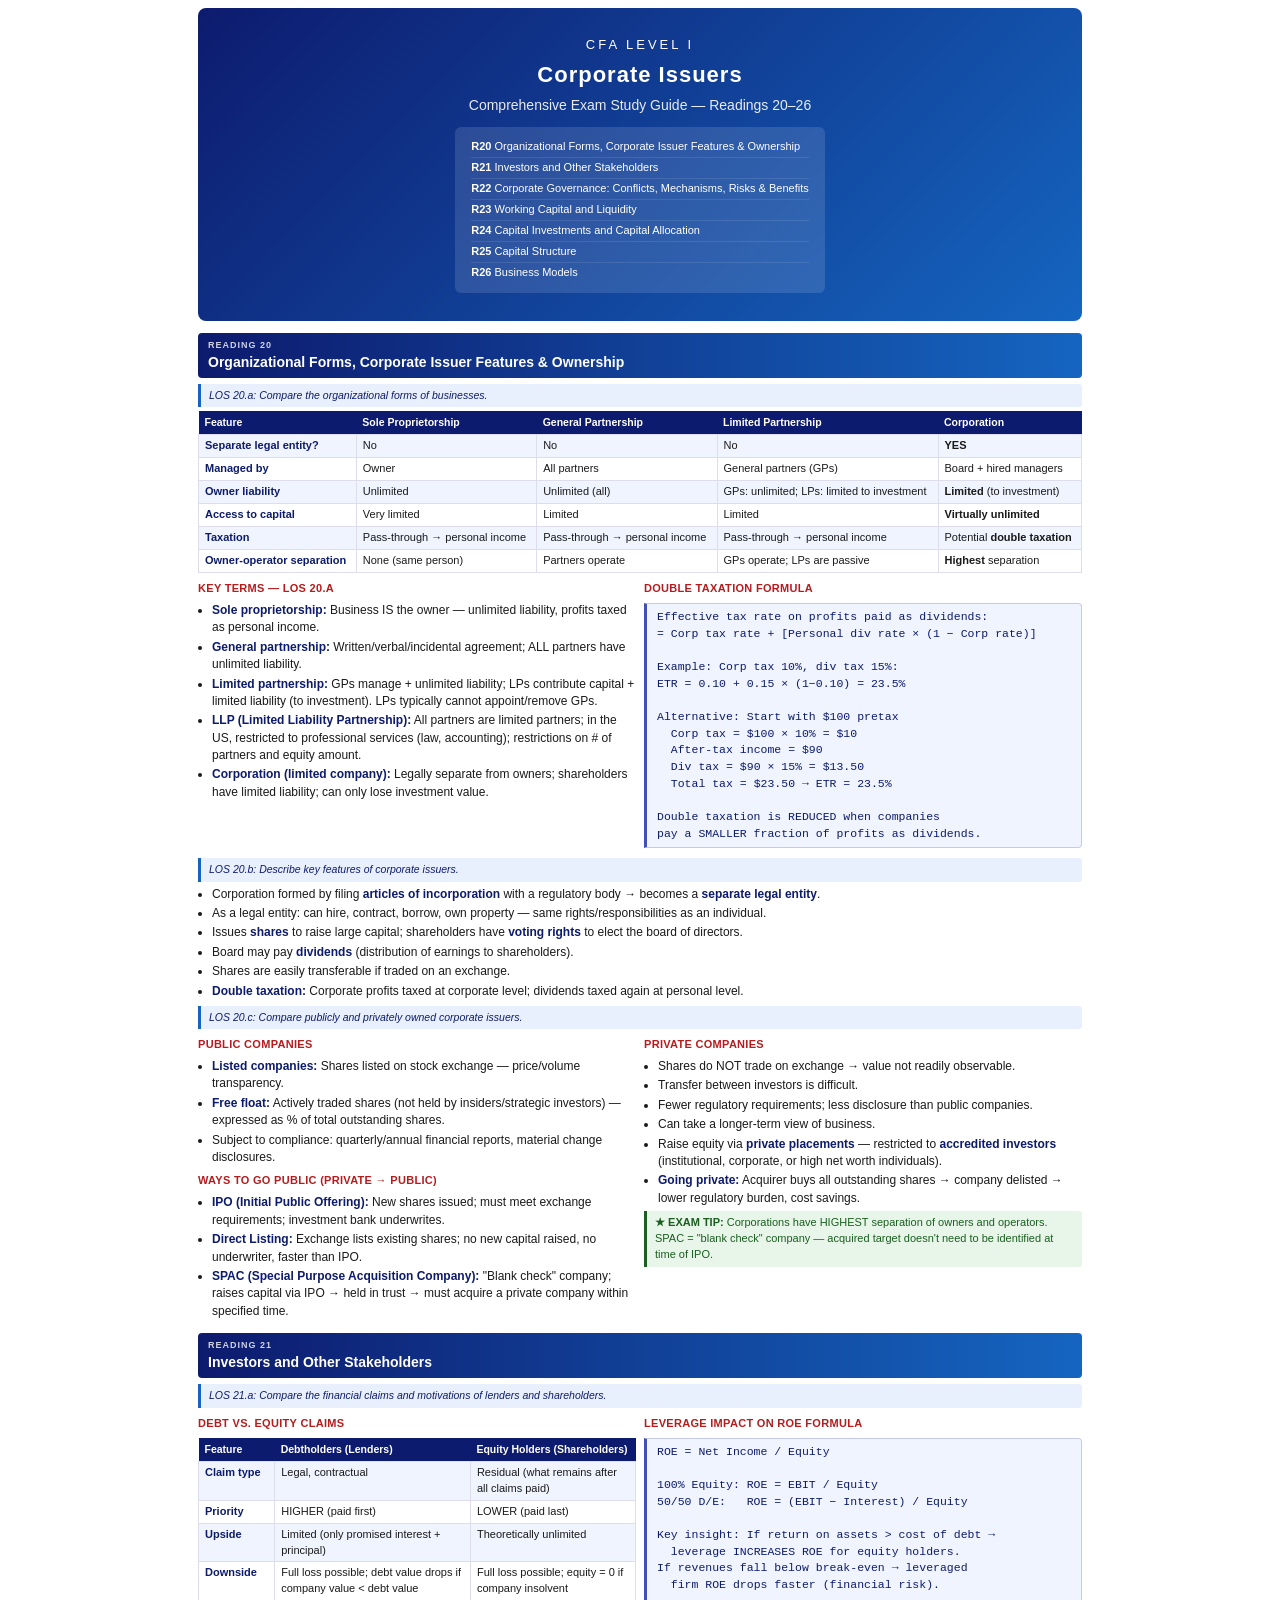
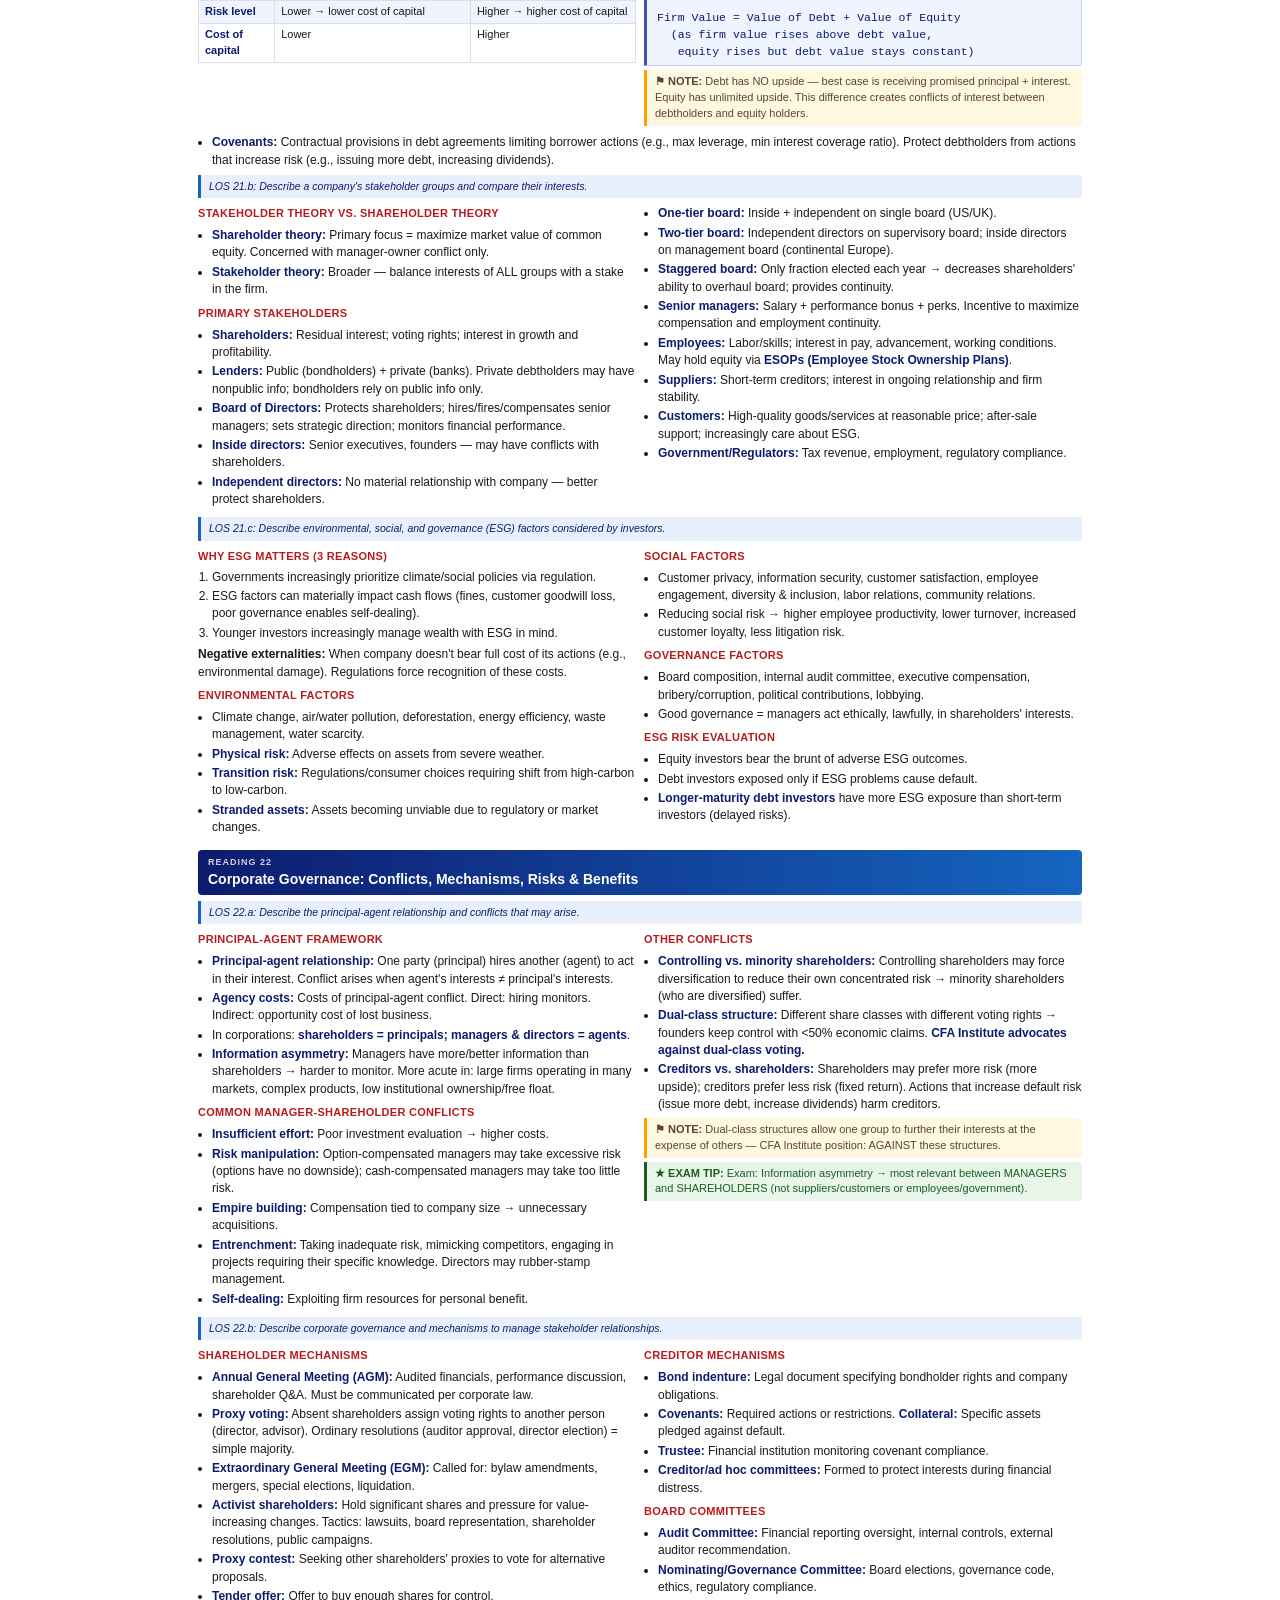
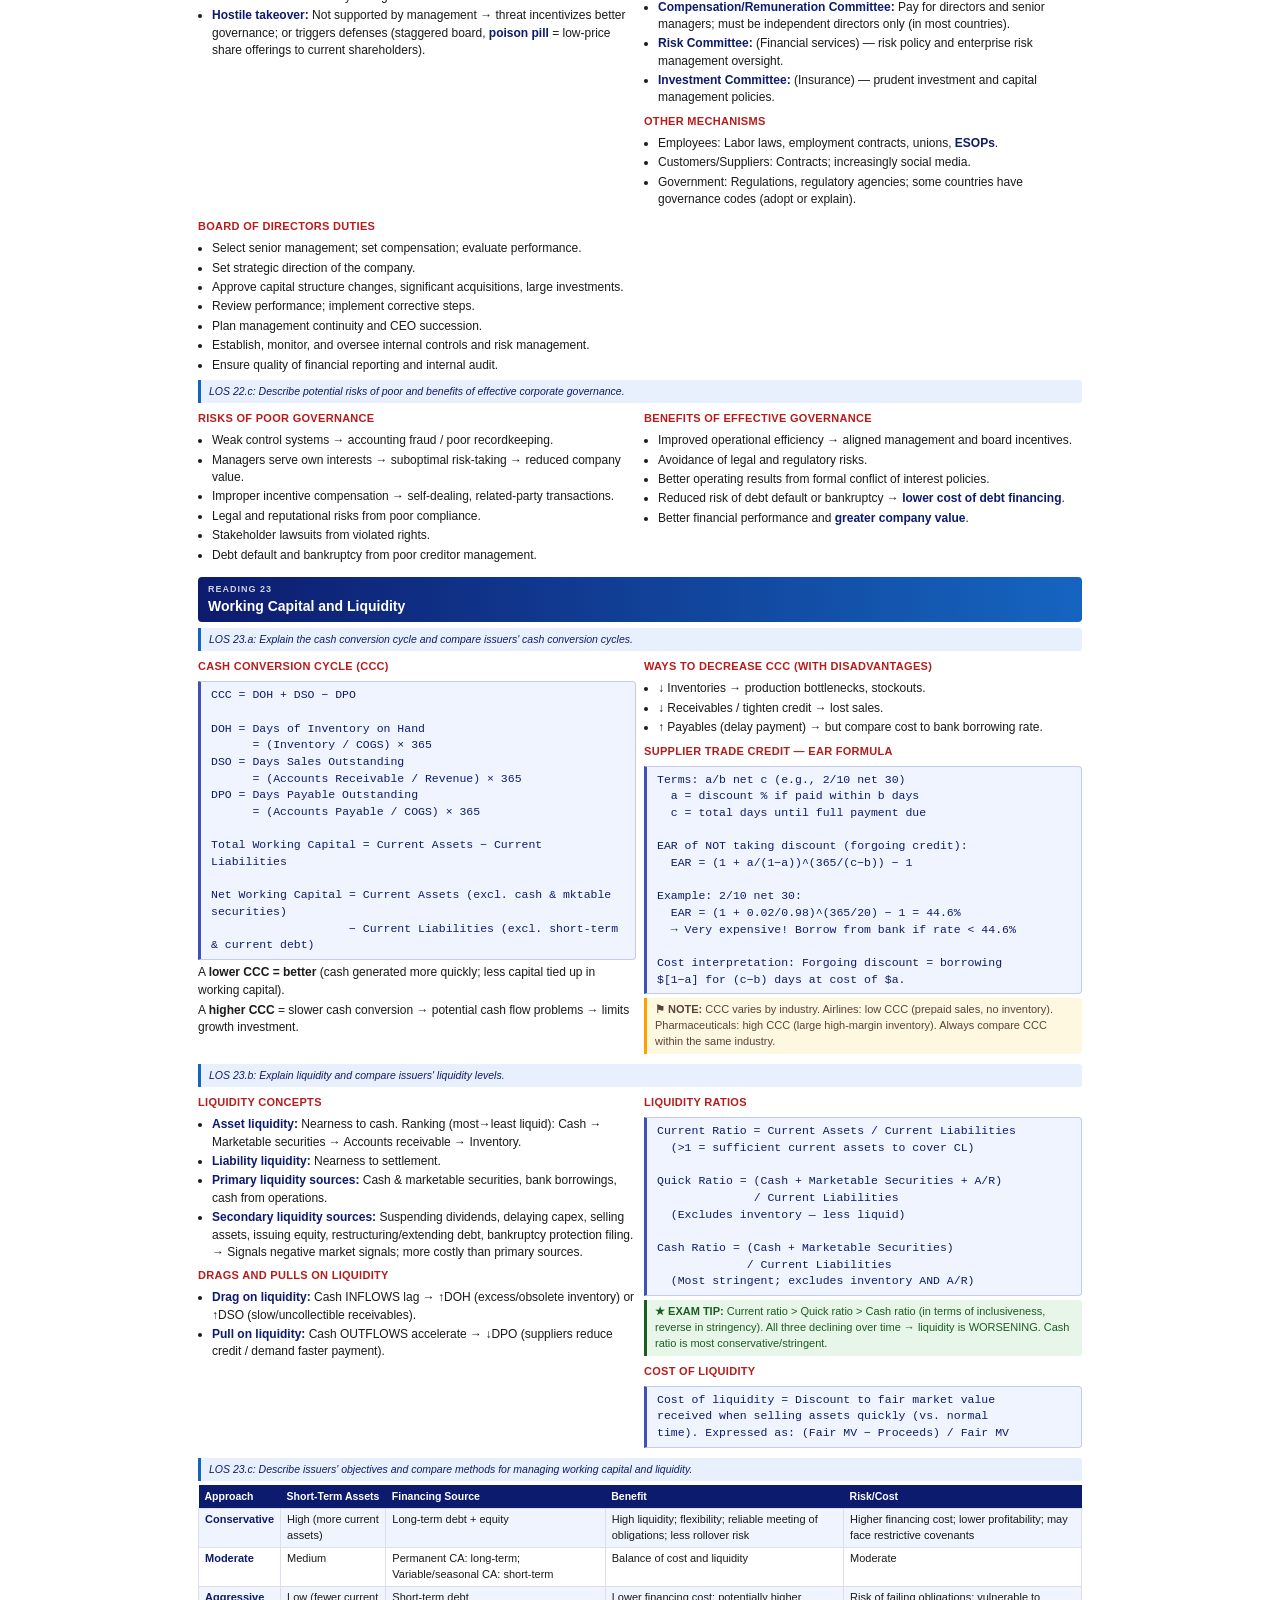
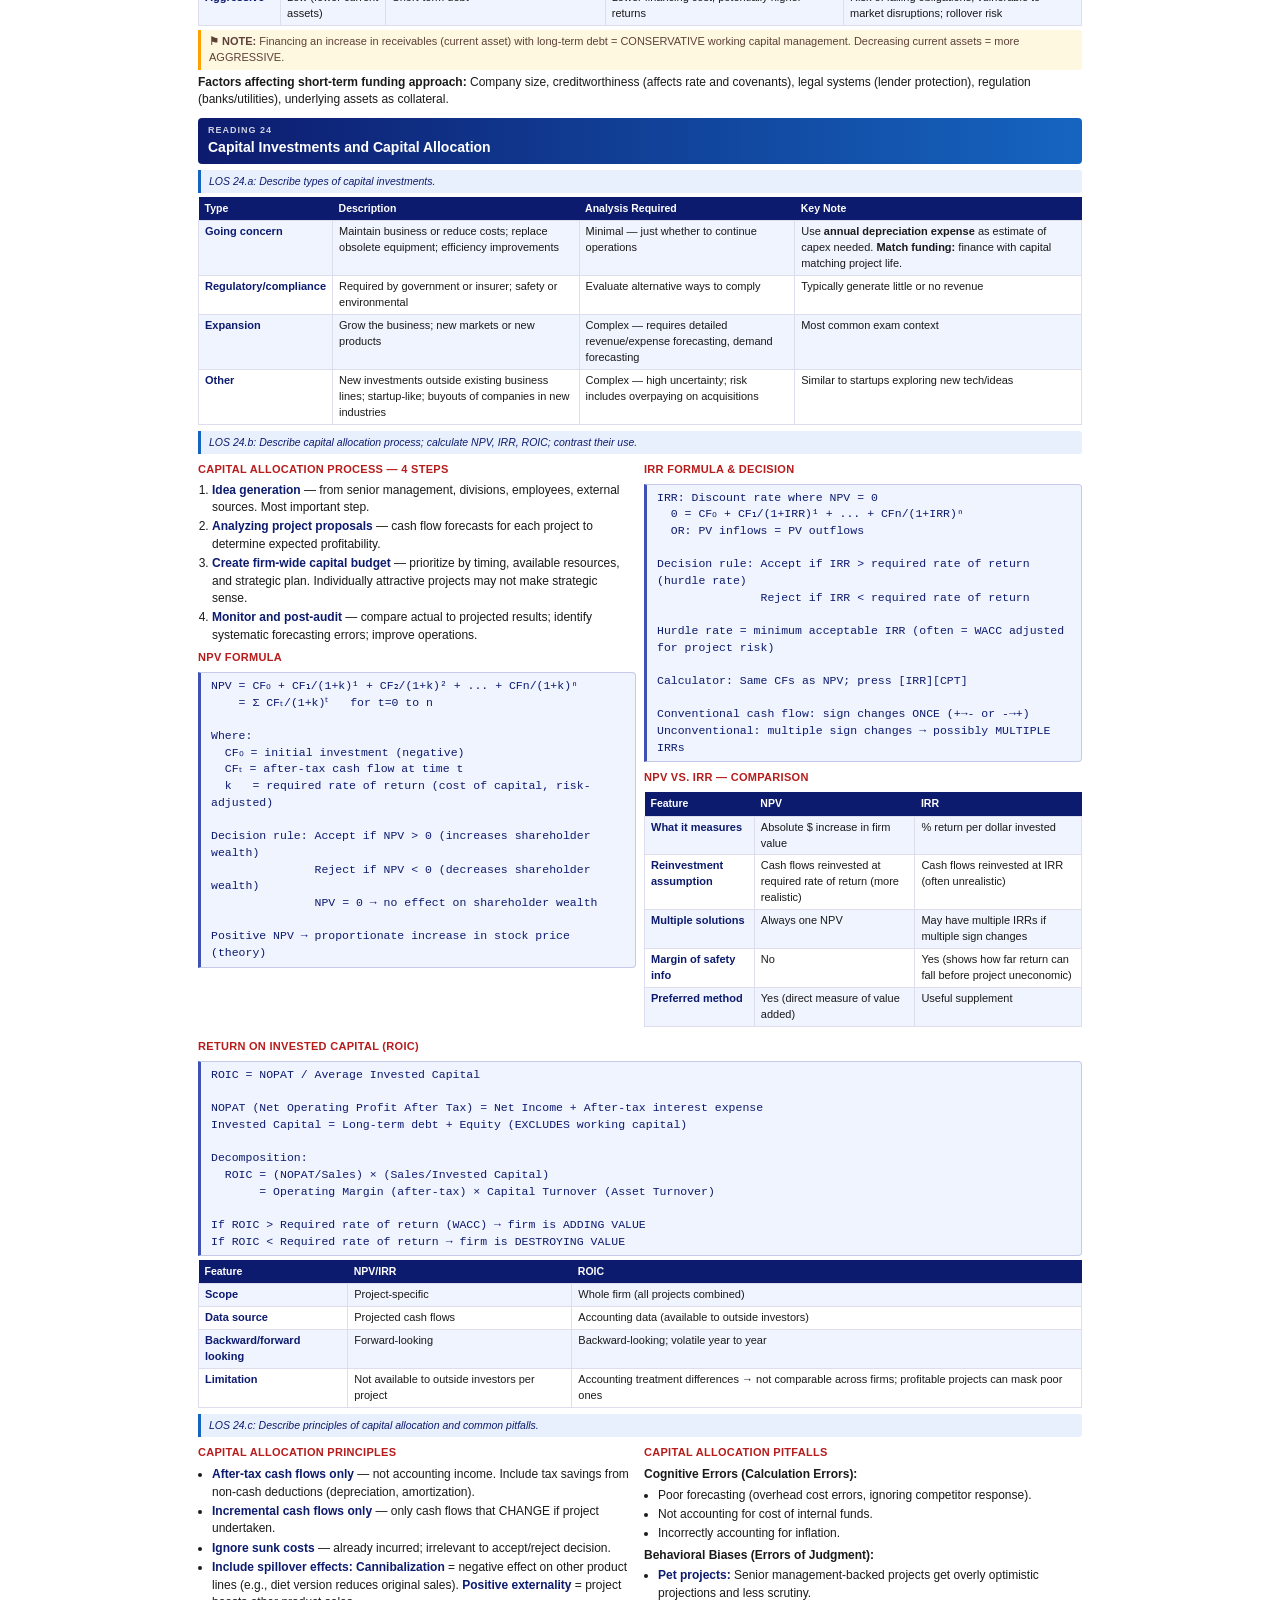
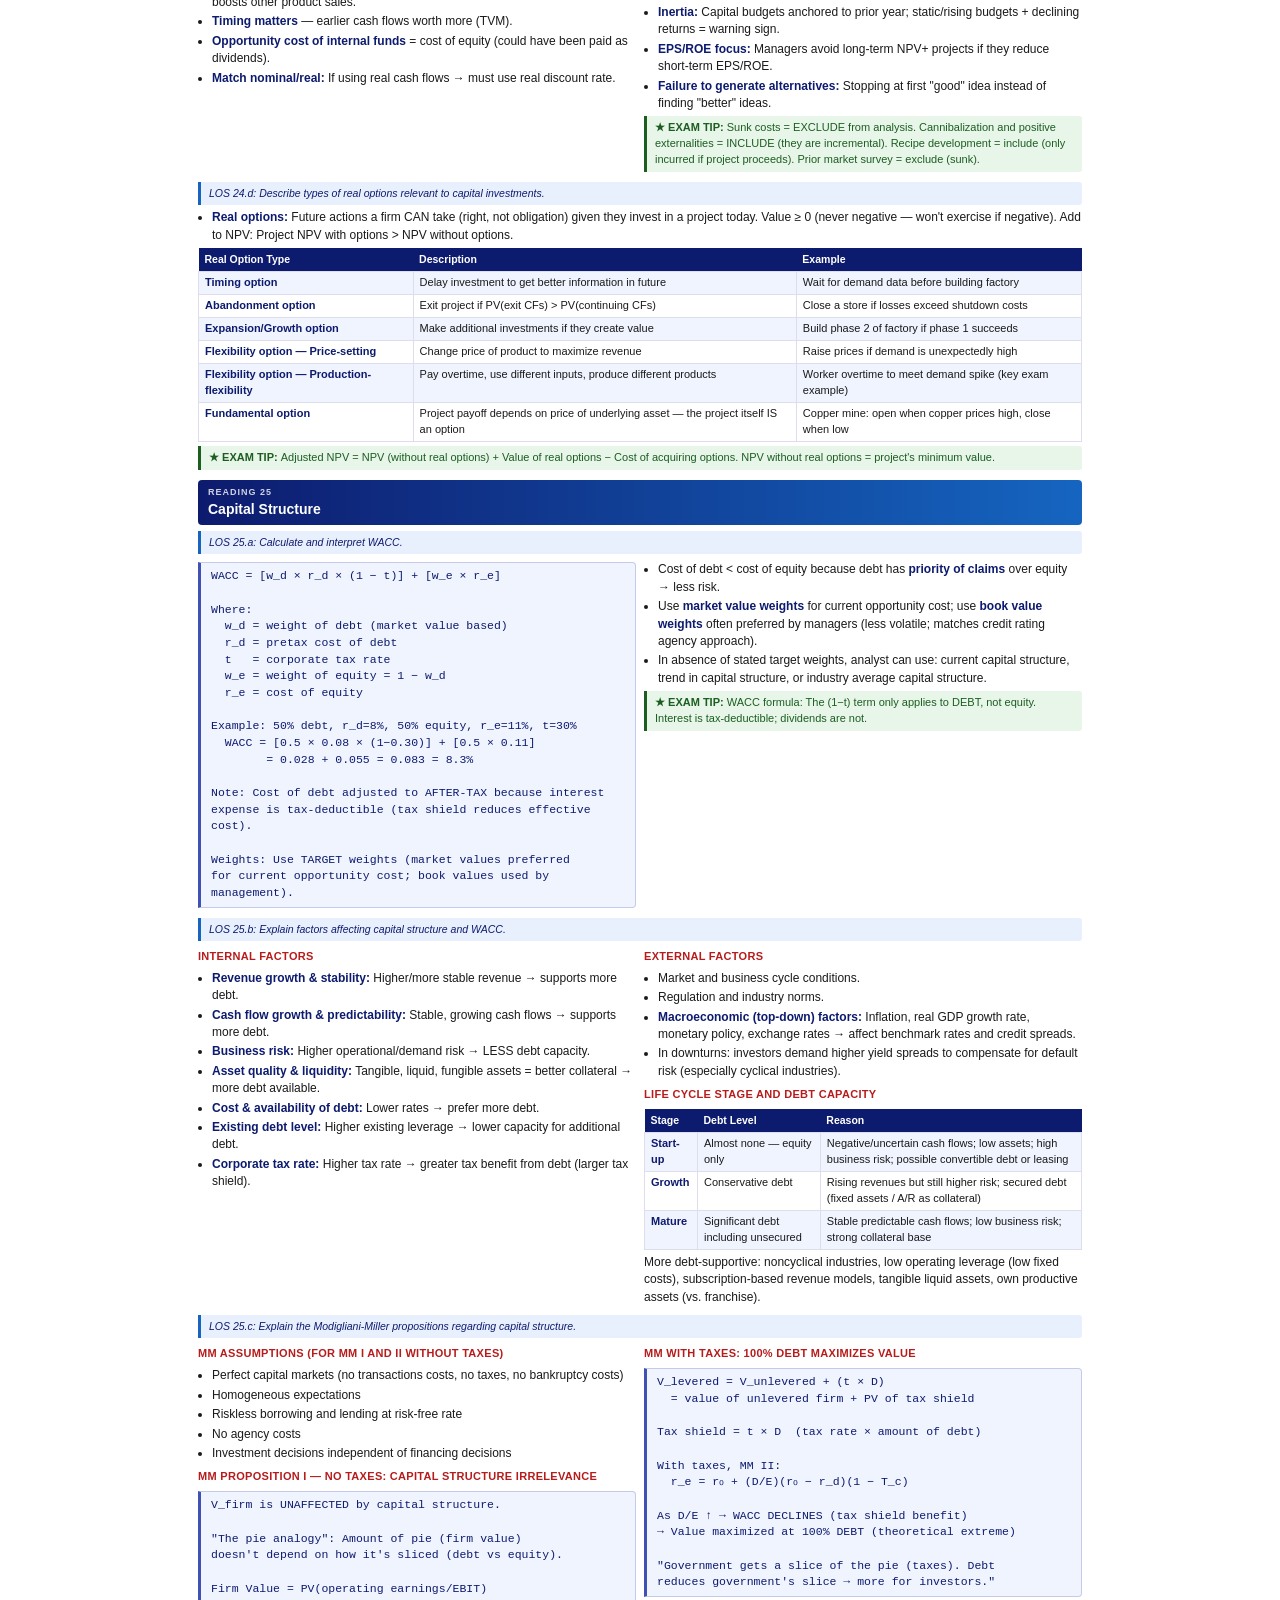
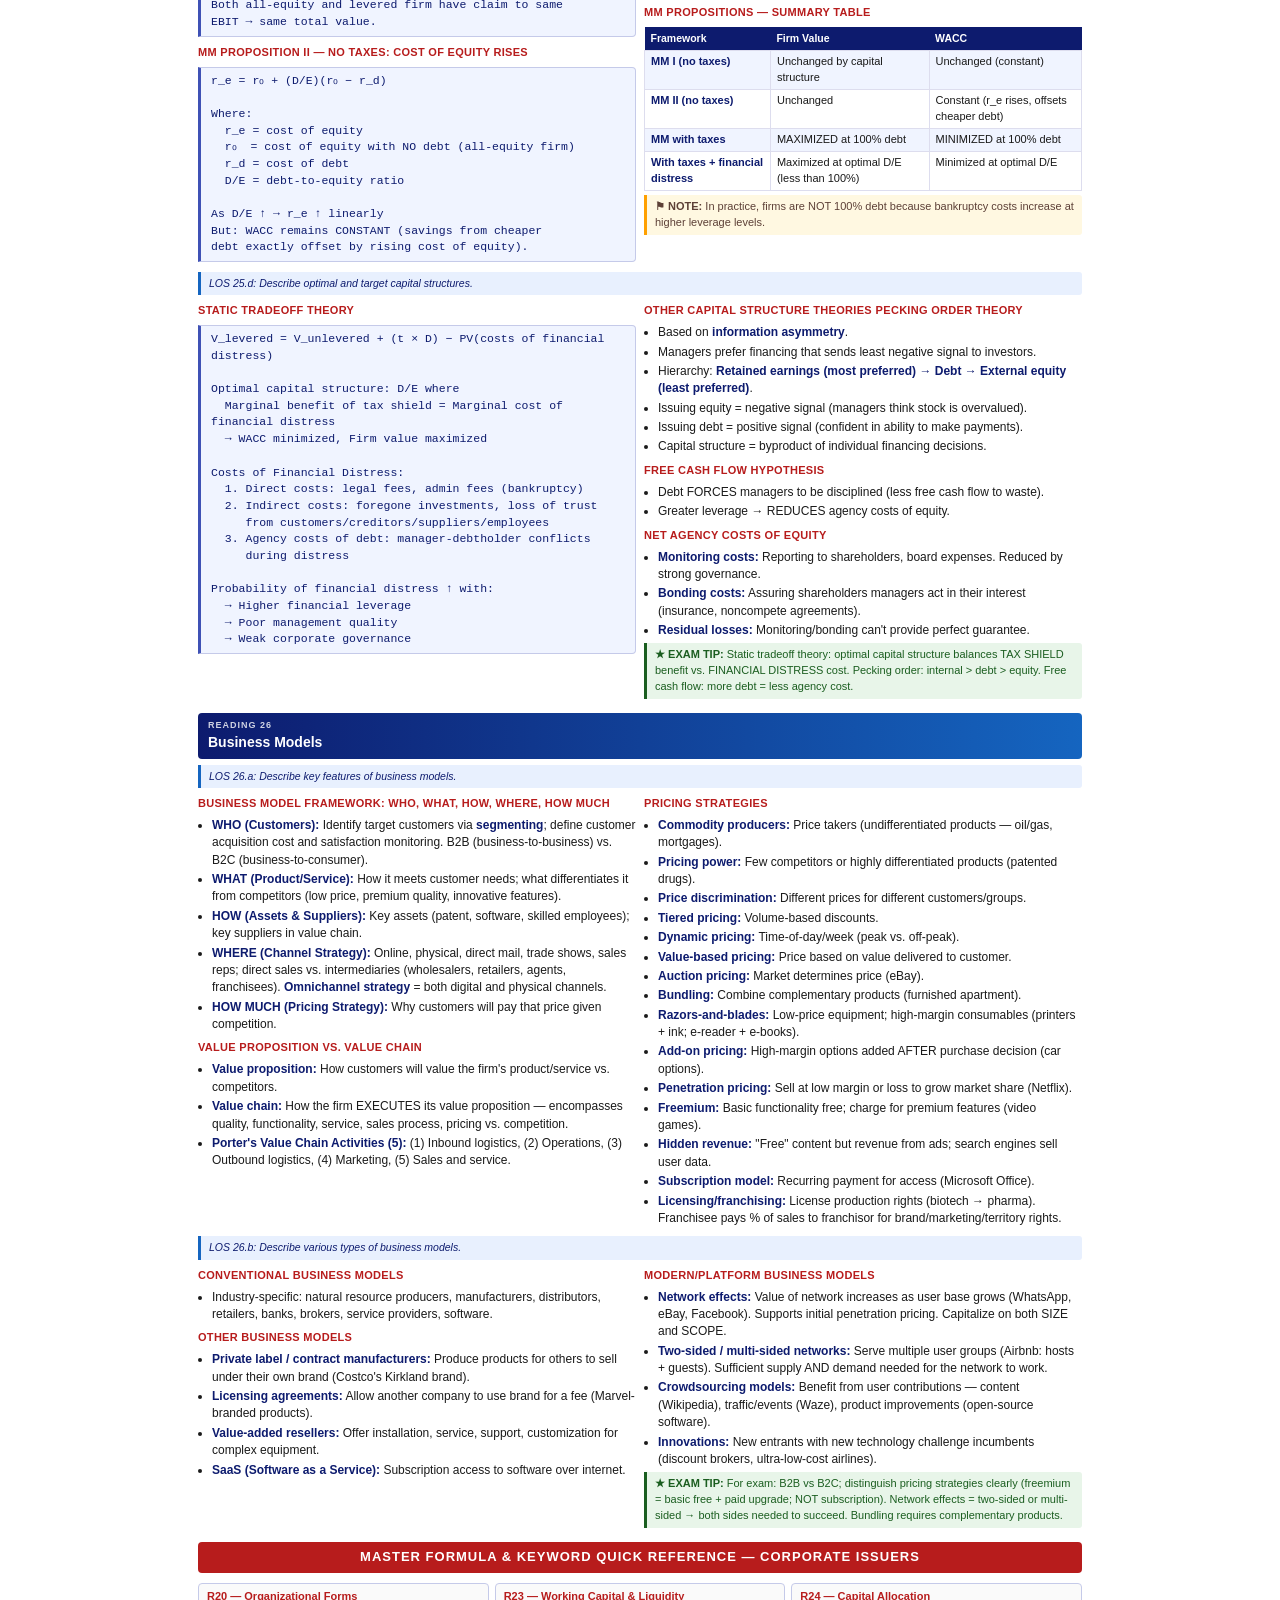
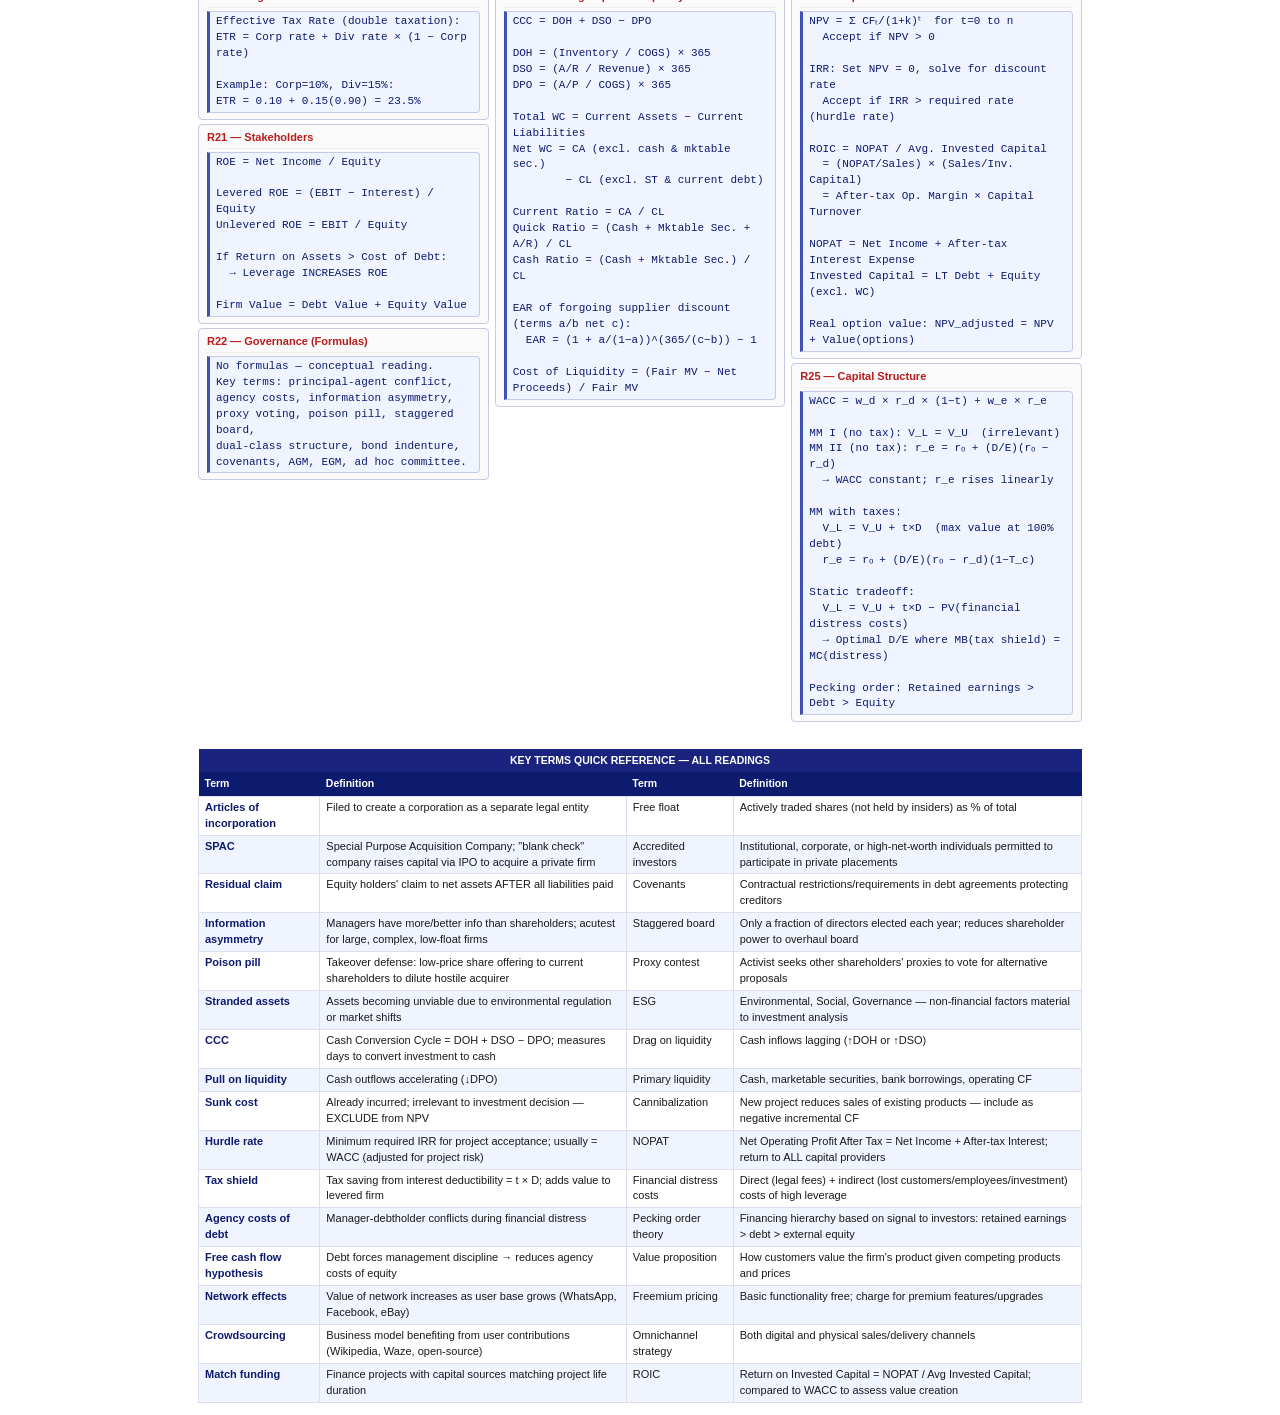
<file: CFA_Corporate_Issuers_StudyGuide.html>
<!DOCTYPE html>
<html lang="en">
<head>
<meta charset="UTF-8">
<meta name="viewport" content="width=device-width, initial-scale=1.0">
<title>CFA L1 — Corporate Issuers Study Guide</title>
<style>
:root {
  --navy:#0d1b6e; --blue:#1565c0; --ltblue:#e8f0fe; --green:#1b5e20;
  --ltgreen:#e8f5e9; --red:#b71c1c; --amber:#fff8e1; --amberb:#ffa000;
  --gray:#37474f; --ltgray:#f5f5f5; --border:#c5cae9;
}
*{box-sizing:border-box;margin:0;padding:0}
body{font-family:-apple-system,BlinkMacSystemFont,'Segoe UI',Arial,sans-serif;
  font-size:13px;line-height:1.45;color:#1a1a1a;background:#fff;max-width:900px;
  margin:0 auto;padding:8px}
/* COVER */
.cover{background:linear-gradient(135deg,var(--navy),var(--blue));color:#fff;
  padding:28px 16px;border-radius:8px;text-align:center;margin-bottom:12px}
.cover h1{font-size:22px;font-weight:900;letter-spacing:1px;margin-bottom:4px}
.cover h2{font-size:14px;font-weight:300;opacity:.9;margin-bottom:12px}
.cover .toc{background:rgba(255,255,255,.12);border-radius:6px;padding:10px 16px;
  display:inline-block;text-align:left;font-size:11px}
.cover .toc div{padding:2px 0;border-bottom:1px solid rgba(255,255,255,.1)}
.cover .toc div:last-child{border:none}
/* READING HEADER */
.rh{background:linear-gradient(90deg,var(--navy),var(--blue));color:#fff;
  padding:6px 10px;border-radius:4px;margin:10px 0 6px}
.rh .rnum{font-size:9px;opacity:.8;font-weight:700;letter-spacing:1px;text-transform:uppercase}
.rh .rtitle{font-size:14px;font-weight:800}
/* LOS */
.los{background:var(--ltblue);border-left:3px solid var(--blue);
  padding:4px 8px;margin:6px 0 4px;font-size:10.5px;color:var(--navy);
  font-style:italic;border-radius:0 3px 3px 0}
/* SECTION */
.sec{font-size:11px;font-weight:800;color:var(--blue);border-left:3px solid var(--blue);
  padding-left:6px;margin:8px 0 3px;text-transform:uppercase;letter-spacing:.4px}
/* FORMULA */
.f{background:#f0f4ff;border:1px solid var(--border);border-left:3px solid #3f51b5;
  padding:5px 10px;margin:4px 0;font-family:'Courier New',monospace;
  font-size:11.5px;color:var(--navy);border-radius:0 4px 4px 0;white-space:pre-wrap}
/* TABLE */
table{width:100%;border-collapse:collapse;margin:4px 0;font-size:11px}
th{background:var(--navy);color:#fff;padding:4px 6px;text-align:left;font-size:10.5px}
td{padding:3px 6px;border:1px solid #dde;vertical-align:top}
tr:nth-child(even) td{background:#f0f4ff}
td:first-child{font-weight:700;color:var(--navy)}
/* TIP / NOTE */
.tip{background:var(--ltgreen);border-left:3px solid var(--green);
  padding:4px 8px;margin:4px 0;font-size:11px;color:var(--green);border-radius:0 3px 3px 0}
.tip::before{content:"★ EXAM TIP: ";font-weight:800}
.note{background:var(--amber);border-left:3px solid var(--amberb);
  padding:4px 8px;margin:4px 0;font-size:11px;color:#5d4037;border-radius:0 3px 3px 0}
.note::before{content:"⚑ NOTE: ";font-weight:800}
/* BULLETS */
ul{margin:3px 0 3px 14px;padding:0}
li{margin:2px 0;font-size:12px}
li b{color:var(--navy)}
/* 2-col */
.two{display:grid;grid-template-columns:1fr 1fr;gap:8px;margin:4px 0}
@media(max-width:600px){.two{grid-template-columns:1fr}}
/* KEYWORD TAG */
.kw{display:inline-block;font-weight:800;color:var(--red);font-size:11px;
  margin:4px 0 2px;text-transform:uppercase;letter-spacing:.3px}
p{font-size:12px;margin:3px 0}
/* MASTER SHEET */
.ms-header{background:var(--red);color:#fff;text-align:center;padding:6px;
  border-radius:4px;font-size:13px;font-weight:800;letter-spacing:1px;margin:10px 0 6px}
.ms-block{border:1px solid var(--border);border-radius:4px;padding:5px 8px;
  margin:4px 0;background:#fafafa}
.ms-block h4{font-size:11px;color:var(--red);font-weight:800;
  border-bottom:1px solid #eee;margin-bottom:3px;padding-bottom:2px}
.ms-block .f{margin:1px 0;padding:2px 6px;font-size:11px}
.three{display:grid;grid-template-columns:1fr 1fr 1fr;gap:6px}
@media(max-width:600px){.three{grid-template-columns:1fr 1fr}}
hr{border:none;border-top:.5px solid var(--border);margin:6px 0}
</style>
</head>
<body>

<!-- COVER -->
<div class="cover">
  <div class="rnum" style="font-size:13px;letter-spacing:3px;margin-bottom:4px">CFA LEVEL I</div>
  <h1>Corporate Issuers</h1>
  <h2>Comprehensive Exam Study Guide — Readings 20–26</h2>
  <div class="toc">
    <div><b>R20</b> Organizational Forms, Corporate Issuer Features &amp; Ownership</div>
    <div><b>R21</b> Investors and Other Stakeholders</div>
    <div><b>R22</b> Corporate Governance: Conflicts, Mechanisms, Risks &amp; Benefits</div>
    <div><b>R23</b> Working Capital and Liquidity</div>
    <div><b>R24</b> Capital Investments and Capital Allocation</div>
    <div><b>R25</b> Capital Structure</div>
    <div><b>R26</b> Business Models</div>
  </div>
</div>

<!-- ═══════════════════ READING 20 ═══════════════════ -->
<div class="rh"><div class="rnum">Reading 20</div><div class="rtitle">Organizational Forms, Corporate Issuer Features &amp; Ownership</div></div>

<div class="los">LOS 20.a: Compare the organizational forms of businesses.</div>

<table>
<tr><th>Feature</th><th>Sole Proprietorship</th><th>General Partnership</th><th>Limited Partnership</th><th>Corporation</th></tr>
<tr><td>Separate legal entity?</td><td>No</td><td>No</td><td>No</td><td><b>YES</b></td></tr>
<tr><td>Managed by</td><td>Owner</td><td>All partners</td><td>General partners (GPs)</td><td>Board + hired managers</td></tr>
<tr><td>Owner liability</td><td>Unlimited</td><td>Unlimited (all)</td><td>GPs: unlimited; LPs: limited to investment</td><td><b>Limited</b> (to investment)</td></tr>
<tr><td>Access to capital</td><td>Very limited</td><td>Limited</td><td>Limited</td><td><b>Virtually unlimited</b></td></tr>
<tr><td>Taxation</td><td>Pass-through → personal income</td><td>Pass-through → personal income</td><td>Pass-through → personal income</td><td>Potential <b>double taxation</b></td></tr>
<tr><td>Owner-operator separation</td><td>None (same person)</td><td>Partners operate</td><td>GPs operate; LPs are passive</td><td><b>Highest</b> separation</td></tr>
</table>

<div class="two">
<div>
<span class="kw">Key Terms — LOS 20.a</span>
<ul>
  <li><b>Sole proprietorship:</b> Business IS the owner — unlimited liability, profits taxed as personal income.</li>
  <li><b>General partnership:</b> Written/verbal/incidental agreement; ALL partners have unlimited liability.</li>
  <li><b>Limited partnership:</b> GPs manage + unlimited liability; LPs contribute capital + limited liability (to investment). LPs typically cannot appoint/remove GPs.</li>
  <li><b>LLP (Limited Liability Partnership):</b> All partners are limited partners; in the US, restricted to professional services (law, accounting); restrictions on # of partners and equity amount.</li>
  <li><b>Corporation (limited company):</b> Legally separate from owners; shareholders have limited liability; can only lose investment value.</li>
</ul>
</div>
<div>
<span class="kw">Double Taxation Formula</span>
<div class="f">Effective tax rate on profits paid as dividends:
= Corp tax rate + [Personal div rate × (1 − Corp rate)]

Example: Corp tax 10%, div tax 15%:
ETR = 0.10 + 0.15 × (1−0.10) = 23.5%

Alternative: Start with $100 pretax
  Corp tax = $100 × 10% = $10
  After-tax income = $90
  Div tax = $90 × 15% = $13.50
  Total tax = $23.50 → ETR = 23.5%

Double taxation is REDUCED when companies
pay a SMALLER fraction of profits as dividends.</div>
</div>
</div>

<div class="los">LOS 20.b: Describe key features of corporate issuers.</div>
<ul>
  <li>Corporation formed by filing <b>articles of incorporation</b> with a regulatory body → becomes a <b>separate legal entity</b>.</li>
  <li>As a legal entity: can hire, contract, borrow, own property — same rights/responsibilities as an individual.</li>
  <li>Issues <b>shares</b> to raise large capital; shareholders have <b>voting rights</b> to elect the board of directors.</li>
  <li>Board may pay <b>dividends</b> (distribution of earnings to shareholders).</li>
  <li>Shares are easily transferable if traded on an exchange.</li>
  <li><b>Double taxation:</b> Corporate profits taxed at corporate level; dividends taxed again at personal level.</li>
</ul>

<div class="los">LOS 20.c: Compare publicly and privately owned corporate issuers.</div>
<div class="two">
<div>
<span class="kw">Public Companies</span>
<ul>
  <li><b>Listed companies:</b> Shares listed on stock exchange — price/volume transparency.</li>
  <li><b>Free float:</b> Actively traded shares (not held by insiders/strategic investors) — expressed as % of total outstanding shares.</li>
  <li>Subject to compliance: quarterly/annual financial reports, material change disclosures.</li>
</ul>
<span class="kw">Ways to Go Public (Private → Public)</span>
<ul>
  <li><b>IPO (Initial Public Offering):</b> New shares issued; must meet exchange requirements; investment bank underwrites.</li>
  <li><b>Direct Listing:</b> Exchange lists existing shares; no new capital raised, no underwriter, faster than IPO.</li>
  <li><b>SPAC (Special Purpose Acquisition Company):</b> "Blank check" company; raises capital via IPO → held in trust → must acquire a private company within specified time.</li>
</ul>
</div>
<div>
<span class="kw">Private Companies</span>
<ul>
  <li>Shares do NOT trade on exchange → value not readily observable.</li>
  <li>Transfer between investors is difficult.</li>
  <li>Fewer regulatory requirements; less disclosure than public companies.</li>
  <li>Can take a longer-term view of business.</li>
  <li>Raise equity via <b>private placements</b> — restricted to <b>accredited investors</b> (institutional, corporate, or high net worth individuals).</li>
  <li><b>Going private:</b> Acquirer buys all outstanding shares → company delisted → lower regulatory burden, cost savings.</li>
</ul>
<div class="tip">Corporations have HIGHEST separation of owners and operators. SPAC = "blank check" company — acquired target doesn't need to be identified at time of IPO.</div>
</div>
</div>

<!-- ═══════════════════ READING 21 ═══════════════════ -->
<div class="rh"><div class="rnum">Reading 21</div><div class="rtitle">Investors and Other Stakeholders</div></div>

<div class="los">LOS 21.a: Compare the financial claims and motivations of lenders and shareholders.</div>
<div class="two">
<div>
<span class="kw">Debt vs. Equity Claims</span>
<table>
<tr><th>Feature</th><th>Debtholders (Lenders)</th><th>Equity Holders (Shareholders)</th></tr>
<tr><td>Claim type</td><td>Legal, contractual</td><td>Residual (what remains after all claims paid)</td></tr>
<tr><td>Priority</td><td>HIGHER (paid first)</td><td>LOWER (paid last)</td></tr>
<tr><td>Upside</td><td>Limited (only promised interest + principal)</td><td>Theoretically unlimited</td></tr>
<tr><td>Downside</td><td>Full loss possible; debt value drops if company value &lt; debt value</td><td>Full loss possible; equity = 0 if company insolvent</td></tr>
<tr><td>Risk level</td><td>Lower → lower cost of capital</td><td>Higher → higher cost of capital</td></tr>
<tr><td>Cost of capital</td><td>Lower</td><td>Higher</td></tr>
</table>
</div>
<div>
<span class="kw">Leverage Impact on ROE Formula</span>
<div class="f">ROE = Net Income / Equity

100% Equity: ROE = EBIT / Equity
50/50 D/E:   ROE = (EBIT − Interest) / Equity

Key insight: If return on assets > cost of debt →
  leverage INCREASES ROE for equity holders.
If revenues fall below break-even → leveraged
  firm ROE drops faster (financial risk).

Firm Value = Value of Debt + Value of Equity
  (as firm value rises above debt value,
   equity rises but debt value stays constant)</div>
<div class="note">Debt has NO upside — best case is receiving promised principal + interest. Equity has unlimited upside. This difference creates conflicts of interest between debtholders and equity holders.</div>
</div>
</div>
<ul>
  <li><b>Covenants:</b> Contractual provisions in debt agreements limiting borrower actions (e.g., max leverage, min interest coverage ratio). Protect debtholders from actions that increase risk (e.g., issuing more debt, increasing dividends).</li>
</ul>

<div class="los">LOS 21.b: Describe a company's stakeholder groups and compare their interests.</div>
<div class="two">
<div>
<span class="kw">Stakeholder Theory vs. Shareholder Theory</span>
<ul>
  <li><b>Shareholder theory:</b> Primary focus = maximize market value of common equity. Concerned with manager-owner conflict only.</li>
  <li><b>Stakeholder theory:</b> Broader — balance interests of ALL groups with a stake in the firm.</li>
</ul>
<span class="kw">Primary Stakeholders</span>
<ul>
  <li><b>Shareholders:</b> Residual interest; voting rights; interest in growth and profitability.</li>
  <li><b>Lenders:</b> Public (bondholders) + private (banks). Private debtholders may have nonpublic info; bondholders rely on public info only.</li>
  <li><b>Board of Directors:</b> Protects shareholders; hires/fires/compensates senior managers; sets strategic direction; monitors financial performance.</li>
  <li><b>Inside directors:</b> Senior executives, founders — may have conflicts with shareholders.</li>
  <li><b>Independent directors:</b> No material relationship with company — better protect shareholders.</li>
</ul>
</div>
<div>
<ul>
  <li><b>One-tier board:</b> Inside + independent on single board (US/UK).</li>
  <li><b>Two-tier board:</b> Independent directors on supervisory board; inside directors on management board (continental Europe).</li>
  <li><b>Staggered board:</b> Only fraction elected each year → decreases shareholders' ability to overhaul board; provides continuity.</li>
  <li><b>Senior managers:</b> Salary + performance bonus + perks. Incentive to maximize compensation and employment continuity.</li>
  <li><b>Employees:</b> Labor/skills; interest in pay, advancement, working conditions. May hold equity via <b>ESOPs (Employee Stock Ownership Plans)</b>.</li>
  <li><b>Suppliers:</b> Short-term creditors; interest in ongoing relationship and firm stability.</li>
  <li><b>Customers:</b> High-quality goods/services at reasonable price; after-sale support; increasingly care about ESG.</li>
  <li><b>Government/Regulators:</b> Tax revenue, employment, regulatory compliance.</li>
</ul>
</div>
</div>

<div class="los">LOS 21.c: Describe environmental, social, and governance (ESG) factors considered by investors.</div>
<div class="two">
<div>
<span class="kw">Why ESG Matters (3 Reasons)</span>
<ol style="margin-left:14px;font-size:12px">
  <li>Governments increasingly prioritize climate/social policies via regulation.</li>
  <li>ESG factors can materially impact cash flows (fines, customer goodwill loss, poor governance enables self-dealing).</li>
  <li>Younger investors increasingly manage wealth with ESG in mind.</li>
</ol>
<p style="margin-top:4px"><b>Negative externalities:</b> When company doesn't bear full cost of its actions (e.g., environmental damage). Regulations force recognition of these costs.</p>
<span class="kw">Environmental Factors</span>
<ul>
  <li>Climate change, air/water pollution, deforestation, energy efficiency, waste management, water scarcity.</li>
  <li><b>Physical risk:</b> Adverse effects on assets from severe weather.</li>
  <li><b>Transition risk:</b> Regulations/consumer choices requiring shift from high-carbon to low-carbon.</li>
  <li><b>Stranded assets:</b> Assets becoming unviable due to regulatory or market changes.</li>
</ul>
</div>
<div>
<span class="kw">Social Factors</span>
<ul>
  <li>Customer privacy, information security, customer satisfaction, employee engagement, diversity &amp; inclusion, labor relations, community relations.</li>
  <li>Reducing social risk → higher employee productivity, lower turnover, increased customer loyalty, less litigation risk.</li>
</ul>
<span class="kw">Governance Factors</span>
<ul>
  <li>Board composition, internal audit committee, executive compensation, bribery/corruption, political contributions, lobbying.</li>
  <li>Good governance = managers act ethically, lawfully, in shareholders' interests.</li>
</ul>
<span class="kw">ESG Risk Evaluation</span>
<ul>
  <li>Equity investors bear the brunt of adverse ESG outcomes.</li>
  <li>Debt investors exposed only if ESG problems cause default.</li>
  <li><b>Longer-maturity debt investors</b> have more ESG exposure than short-term investors (delayed risks).</li>
</ul>
</div>
</div>

<!-- ═══════════════════ READING 22 ═══════════════════ -->
<div class="rh"><div class="rnum">Reading 22</div><div class="rtitle">Corporate Governance: Conflicts, Mechanisms, Risks &amp; Benefits</div></div>

<div class="los">LOS 22.a: Describe the principal-agent relationship and conflicts that may arise.</div>
<div class="two">
<div>
<span class="kw">Principal-Agent Framework</span>
<ul>
  <li><b>Principal-agent relationship:</b> One party (principal) hires another (agent) to act in their interest. Conflict arises when agent's interests ≠ principal's interests.</li>
  <li><b>Agency costs:</b> Costs of principal-agent conflict. Direct: hiring monitors. Indirect: opportunity cost of lost business.</li>
  <li>In corporations: <b>shareholders = principals; managers &amp; directors = agents</b>.</li>
  <li><b>Information asymmetry:</b> Managers have more/better information than shareholders → harder to monitor. More acute in: large firms operating in many markets, complex products, low institutional ownership/free float.</li>
</ul>
<span class="kw">Common Manager-Shareholder Conflicts</span>
<ul>
  <li><b>Insufficient effort:</b> Poor investment evaluation → higher costs.</li>
  <li><b>Risk manipulation:</b> Option-compensated managers may take excessive risk (options have no downside); cash-compensated managers may take too little risk.</li>
  <li><b>Empire building:</b> Compensation tied to company size → unnecessary acquisitions.</li>
  <li><b>Entrenchment:</b> Taking inadequate risk, mimicking competitors, engaging in projects requiring their specific knowledge. Directors may rubber-stamp management.</li>
  <li><b>Self-dealing:</b> Exploiting firm resources for personal benefit.</li>
</ul>
</div>
<div>
<span class="kw">Other Conflicts</span>
<ul>
  <li><b>Controlling vs. minority shareholders:</b> Controlling shareholders may force diversification to reduce their own concentrated risk → minority shareholders (who are diversified) suffer.</li>
  <li><b>Dual-class structure:</b> Different share classes with different voting rights → founders keep control with &lt;50% economic claims. <b>CFA Institute advocates against dual-class voting.</b></li>
  <li><b>Creditors vs. shareholders:</b> Shareholders may prefer more risk (more upside); creditors prefer less risk (fixed return). Actions that increase default risk (issue more debt, increase dividends) harm creditors.</li>
</ul>
<div class="note">Dual-class structures allow one group to further their interests at the expense of others — CFA Institute position: AGAINST these structures.</div>
<div class="tip">Exam: Information asymmetry → most relevant between MANAGERS and SHAREHOLDERS (not suppliers/customers or employees/government).</div>
</div>
</div>

<div class="los">LOS 22.b: Describe corporate governance and mechanisms to manage stakeholder relationships.</div>
<div class="two">
<div>
<span class="kw">Shareholder Mechanisms</span>
<ul>
  <li><b>Annual General Meeting (AGM):</b> Audited financials, performance discussion, shareholder Q&amp;A. Must be communicated per corporate law.</li>
  <li><b>Proxy voting:</b> Absent shareholders assign voting rights to another person (director, advisor). Ordinary resolutions (auditor approval, director election) = simple majority.</li>
  <li><b>Extraordinary General Meeting (EGM):</b> Called for: bylaw amendments, mergers, special elections, liquidation.</li>
  <li><b>Activist shareholders:</b> Hold significant shares and pressure for value-increasing changes. Tactics: lawsuits, board representation, shareholder resolutions, public campaigns.</li>
  <li><b>Proxy contest:</b> Seeking other shareholders' proxies to vote for alternative proposals.</li>
  <li><b>Tender offer:</b> Offer to buy enough shares for control.</li>
  <li><b>Hostile takeover:</b> Not supported by management → threat incentivizes better governance; or triggers defenses (staggered board, <b>poison pill</b> = low-price share offerings to current shareholders).</li>
</ul>
</div>
<div>
<span class="kw">Creditor Mechanisms</span>
<ul>
  <li><b>Bond indenture:</b> Legal document specifying bondholder rights and company obligations.</li>
  <li><b>Covenants:</b> Required actions or restrictions. <b>Collateral:</b> Specific assets pledged against default.</li>
  <li><b>Trustee:</b> Financial institution monitoring covenant compliance.</li>
  <li><b>Creditor/ad hoc committees:</b> Formed to protect interests during financial distress.</li>
</ul>
<span class="kw">Board Committees</span>
<ul>
  <li><b>Audit Committee:</b> Financial reporting oversight, internal controls, external auditor recommendation.</li>
  <li><b>Nominating/Governance Committee:</b> Board elections, governance code, ethics, regulatory compliance.</li>
  <li><b>Compensation/Remuneration Committee:</b> Pay for directors and senior managers; must be independent directors only (in most countries).</li>
  <li><b>Risk Committee:</b> (Financial services) — risk policy and enterprise risk management oversight.</li>
  <li><b>Investment Committee:</b> (Insurance) — prudent investment and capital management policies.</li>
</ul>
<span class="kw">Other Mechanisms</span>
<ul>
  <li>Employees: Labor laws, employment contracts, unions, <b>ESOPs</b>.</li>
  <li>Customers/Suppliers: Contracts; increasingly social media.</li>
  <li>Government: Regulations, regulatory agencies; some countries have governance codes (adopt or explain).</li>
</ul>
</div>
</div>
<span class="kw">Board of Directors Duties</span>
<ul>
  <li>Select senior management; set compensation; evaluate performance.</li>
  <li>Set strategic direction of the company.</li>
  <li>Approve capital structure changes, significant acquisitions, large investments.</li>
  <li>Review performance; implement corrective steps.</li>
  <li>Plan management continuity and CEO succession.</li>
  <li>Establish, monitor, and oversee internal controls and risk management.</li>
  <li>Ensure quality of financial reporting and internal audit.</li>
</ul>

<div class="los">LOS 22.c: Describe potential risks of poor and benefits of effective corporate governance.</div>
<div class="two">
<div>
<span class="kw">Risks of Poor Governance</span>
<ul>
  <li>Weak control systems → accounting fraud / poor recordkeeping.</li>
  <li>Managers serve own interests → suboptimal risk-taking → reduced company value.</li>
  <li>Improper incentive compensation → self-dealing, related-party transactions.</li>
  <li>Legal and reputational risks from poor compliance.</li>
  <li>Stakeholder lawsuits from violated rights.</li>
  <li>Debt default and bankruptcy from poor creditor management.</li>
</ul>
</div>
<div>
<span class="kw">Benefits of Effective Governance</span>
<ul>
  <li>Improved operational efficiency → aligned management and board incentives.</li>
  <li>Avoidance of legal and regulatory risks.</li>
  <li>Better operating results from formal conflict of interest policies.</li>
  <li>Reduced risk of debt default or bankruptcy → <b>lower cost of debt financing</b>.</li>
  <li>Better financial performance and <b>greater company value</b>.</li>
</ul>
</div>
</div>

<!-- ═══════════════════ READING 23 ═══════════════════ -->
<div class="rh"><div class="rnum">Reading 23</div><div class="rtitle">Working Capital and Liquidity</div></div>

<div class="los">LOS 23.a: Explain the cash conversion cycle and compare issuers' cash conversion cycles.</div>
<div class="two">
<div>
<span class="kw">Cash Conversion Cycle (CCC)</span>
<div class="f">CCC = DOH + DSO − DPO

DOH = Days of Inventory on Hand
      = (Inventory / COGS) × 365
DSO = Days Sales Outstanding
      = (Accounts Receivable / Revenue) × 365
DPO = Days Payable Outstanding
      = (Accounts Payable / COGS) × 365

Total Working Capital = Current Assets − Current Liabilities

Net Working Capital = Current Assets (excl. cash &amp; mktable securities)
                    − Current Liabilities (excl. short-term &amp; current debt)</div>
<p>A <b>lower CCC = better</b> (cash generated more quickly; less capital tied up in working capital).</p>
<p>A <b>higher CCC</b> = slower cash conversion → potential cash flow problems → limits growth investment.</p>
</div>
<div>
<span class="kw">Ways to Decrease CCC (with Disadvantages)</span>
<ul>
  <li>↓ Inventories → production bottlenecks, stockouts.</li>
  <li>↓ Receivables / tighten credit → lost sales.</li>
  <li>↑ Payables (delay payment) → but compare cost to bank borrowing rate.</li>
</ul>
<span class="kw">Supplier Trade Credit — EAR Formula</span>
<div class="f">Terms: a/b net c (e.g., 2/10 net 30)
  a = discount % if paid within b days
  c = total days until full payment due

EAR of NOT taking discount (forgoing credit):
  EAR = (1 + a/(1−a))^(365/(c−b)) − 1

Example: 2/10 net 30:
  EAR = (1 + 0.02/0.98)^(365/20) − 1 = 44.6%
  → Very expensive! Borrow from bank if rate &lt; 44.6%

Cost interpretation: Forgoing discount = borrowing
$[1−a] for (c−b) days at cost of $a.</div>
<div class="note">CCC varies by industry. Airlines: low CCC (prepaid sales, no inventory). Pharmaceuticals: high CCC (large high-margin inventory). Always compare CCC within the same industry.</div>
</div>
</div>

<div class="los">LOS 23.b: Explain liquidity and compare issuers' liquidity levels.</div>
<div class="two">
<div>
<span class="kw">Liquidity Concepts</span>
<ul>
  <li><b>Asset liquidity:</b> Nearness to cash. Ranking (most→least liquid): Cash → Marketable securities → Accounts receivable → Inventory.</li>
  <li><b>Liability liquidity:</b> Nearness to settlement.</li>
  <li><b>Primary liquidity sources:</b> Cash &amp; marketable securities, bank borrowings, cash from operations.</li>
  <li><b>Secondary liquidity sources:</b> Suspending dividends, delaying capex, selling assets, issuing equity, restructuring/extending debt, bankruptcy protection filing. <br>→ Signals negative market signals; more costly than primary sources.</li>
</ul>
<span class="kw">Drags and Pulls on Liquidity</span>
<ul>
  <li><b>Drag on liquidity:</b> Cash INFLOWS lag → ↑DOH (excess/obsolete inventory) or ↑DSO (slow/uncollectible receivables).</li>
  <li><b>Pull on liquidity:</b> Cash OUTFLOWS accelerate → ↓DPO (suppliers reduce credit / demand faster payment).</li>
</ul>
</div>
<div>
<span class="kw">Liquidity Ratios</span>
<div class="f">Current Ratio = Current Assets / Current Liabilities
  (>1 = sufficient current assets to cover CL)

Quick Ratio = (Cash + Marketable Securities + A/R)
              / Current Liabilities
  (Excludes inventory — less liquid)

Cash Ratio = (Cash + Marketable Securities)
             / Current Liabilities
  (Most stringent; excludes inventory AND A/R)</div>
<div class="tip">Current ratio &gt; Quick ratio &gt; Cash ratio (in terms of inclusiveness, reverse in stringency). All three declining over time → liquidity is WORSENING. Cash ratio is most conservative/stringent.</div>
<span class="kw">Cost of Liquidity</span>
<div class="f">Cost of liquidity = Discount to fair market value
received when selling assets quickly (vs. normal
time). Expressed as: (Fair MV − Proceeds) / Fair MV</div>
</div>
</div>

<div class="los">LOS 23.c: Describe issuers' objectives and compare methods for managing working capital and liquidity.</div>
<table>
<tr><th>Approach</th><th>Short-Term Assets</th><th>Financing Source</th><th>Benefit</th><th>Risk/Cost</th></tr>
<tr><td><b>Conservative</b></td><td>High (more current assets)</td><td>Long-term debt + equity</td><td>High liquidity; flexibility; reliable meeting of obligations; less rollover risk</td><td>Higher financing cost; lower profitability; may face restrictive covenants</td></tr>
<tr><td><b>Moderate</b></td><td>Medium</td><td>Permanent CA: long-term; Variable/seasonal CA: short-term</td><td>Balance of cost and liquidity</td><td>Moderate</td></tr>
<tr><td><b>Aggressive</b></td><td>Low (fewer current assets)</td><td>Short-term debt</td><td>Lower financing cost; potentially higher returns</td><td>Risk of failing obligations; vulnerable to market disruptions; rollover risk</td></tr>
</table>
<div class="note">Financing an increase in receivables (current asset) with long-term debt = CONSERVATIVE working capital management. Decreasing current assets = more AGGRESSIVE.</div>
<p><b>Factors affecting short-term funding approach:</b> Company size, creditworthiness (affects rate and covenants), legal systems (lender protection), regulation (banks/utilities), underlying assets as collateral.</p>

<!-- ═══════════════════ READING 24 ═══════════════════ -->
<div class="rh"><div class="rnum">Reading 24</div><div class="rtitle">Capital Investments and Capital Allocation</div></div>

<div class="los">LOS 24.a: Describe types of capital investments.</div>
<table>
<tr><th>Type</th><th>Description</th><th>Analysis Required</th><th>Key Note</th></tr>
<tr><td><b>Going concern</b></td><td>Maintain business or reduce costs; replace obsolete equipment; efficiency improvements</td><td>Minimal — just whether to continue operations</td><td>Use <b>annual depreciation expense</b> as estimate of capex needed. <b>Match funding:</b> finance with capital matching project life.</td></tr>
<tr><td><b>Regulatory/compliance</b></td><td>Required by government or insurer; safety or environmental</td><td>Evaluate alternative ways to comply</td><td>Typically generate little or no revenue</td></tr>
<tr><td><b>Expansion</b></td><td>Grow the business; new markets or new products</td><td>Complex — requires detailed revenue/expense forecasting, demand forecasting</td><td>Most common exam context</td></tr>
<tr><td><b>Other</b></td><td>New investments outside existing business lines; startup-like; buyouts of companies in new industries</td><td>Complex — high uncertainty; risk includes overpaying on acquisitions</td><td>Similar to startups exploring new tech/ideas</td></tr>
</table>

<div class="los">LOS 24.b: Describe capital allocation process; calculate NPV, IRR, ROIC; contrast their use.</div>
<div class="two">
<div>
<span class="kw">Capital Allocation Process — 4 Steps</span>
<ol style="margin-left:14px;font-size:12px">
  <li><b>Idea generation</b> — from senior management, divisions, employees, external sources. Most important step.</li>
  <li><b>Analyzing project proposals</b> — cash flow forecasts for each project to determine expected profitability.</li>
  <li><b>Create firm-wide capital budget</b> — prioritize by timing, available resources, and strategic plan. Individually attractive projects may not make strategic sense.</li>
  <li><b>Monitor and post-audit</b> — compare actual to projected results; identify systematic forecasting errors; improve operations.</li>
</ol>
<span class="kw">NPV Formula</span>
<div class="f">NPV = CF₀ + CF₁/(1+k)¹ + CF₂/(1+k)² + ... + CFn/(1+k)ⁿ
    = Σ CFₜ/(1+k)ᵗ   for t=0 to n

Where:
  CF₀ = initial investment (negative)
  CFₜ = after-tax cash flow at time t
  k   = required rate of return (cost of capital, risk-adjusted)

Decision rule: Accept if NPV > 0 (increases shareholder wealth)
               Reject if NPV < 0 (decreases shareholder wealth)
               NPV = 0 → no effect on shareholder wealth

Positive NPV → proportionate increase in stock price (theory)</div>
</div>
<div>
<span class="kw">IRR Formula &amp; Decision</span>
<div class="f">IRR: Discount rate where NPV = 0
  0 = CF₀ + CF₁/(1+IRR)¹ + ... + CFn/(1+IRR)ⁿ
  OR: PV inflows = PV outflows

Decision rule: Accept if IRR > required rate of return (hurdle rate)
               Reject if IRR &lt; required rate of return

Hurdle rate = minimum acceptable IRR (often = WACC adjusted for project risk)

Calculator: Same CFs as NPV; press [IRR][CPT]

Conventional cash flow: sign changes ONCE (+→- or -→+)
Unconventional: multiple sign changes → possibly MULTIPLE IRRs</div>
<span class="kw">NPV vs. IRR — Comparison</span>
<table>
<tr><th>Feature</th><th>NPV</th><th>IRR</th></tr>
<tr><td>What it measures</td><td>Absolute $ increase in firm value</td><td>% return per dollar invested</td></tr>
<tr><td>Reinvestment assumption</td><td>Cash flows reinvested at required rate of return (more realistic)</td><td>Cash flows reinvested at IRR (often unrealistic)</td></tr>
<tr><td>Multiple solutions</td><td>Always one NPV</td><td>May have multiple IRRs if multiple sign changes</td></tr>
<tr><td>Margin of safety info</td><td>No</td><td>Yes (shows how far return can fall before project uneconomic)</td></tr>
<tr><td>Preferred method</td><td>Yes (direct measure of value added)</td><td>Useful supplement</td></tr>
</table>
</div>
</div>
<span class="kw">Return on Invested Capital (ROIC)</span>
<div class="f">ROIC = NOPAT / Average Invested Capital

NOPAT (Net Operating Profit After Tax) = Net Income + After-tax interest expense
Invested Capital = Long-term debt + Equity (EXCLUDES working capital)

Decomposition:
  ROIC = (NOPAT/Sales) × (Sales/Invested Capital)
       = Operating Margin (after-tax) × Capital Turnover (Asset Turnover)

If ROIC > Required rate of return (WACC) → firm is ADDING VALUE
If ROIC &lt; Required rate of return → firm is DESTROYING VALUE</div>
<table>
<tr><th>Feature</th><th>NPV/IRR</th><th>ROIC</th></tr>
<tr><td>Scope</td><td>Project-specific</td><td>Whole firm (all projects combined)</td></tr>
<tr><td>Data source</td><td>Projected cash flows</td><td>Accounting data (available to outside investors)</td></tr>
<tr><td>Backward/forward looking</td><td>Forward-looking</td><td>Backward-looking; volatile year to year</td></tr>
<tr><td>Limitation</td><td>Not available to outside investors per project</td><td>Accounting treatment differences → not comparable across firms; profitable projects can mask poor ones</td></tr>
</table>

<div class="los">LOS 24.c: Describe principles of capital allocation and common pitfalls.</div>
<div class="two">
<div>
<span class="kw">Capital Allocation Principles</span>
<ul>
  <li><b>After-tax cash flows only</b> — not accounting income. Include tax savings from non-cash deductions (depreciation, amortization).</li>
  <li><b>Incremental cash flows only</b> — only cash flows that CHANGE if project undertaken.</li>
  <li><b>Ignore sunk costs</b> — already incurred; irrelevant to accept/reject decision.</li>
  <li><b>Include spillover effects:</b> <b>Cannibalization</b> = negative effect on other product lines (e.g., diet version reduces original sales). <b>Positive externality</b> = project boosts other product sales.</li>
  <li><b>Timing matters</b> — earlier cash flows worth more (TVM).</li>
  <li><b>Opportunity cost of internal funds</b> = cost of equity (could have been paid as dividends).</li>
  <li><b>Match nominal/real:</b> If using real cash flows → must use real discount rate.</li>
</ul>
</div>
<div>
<span class="kw">Capital Allocation Pitfalls</span>
<p><b>Cognitive Errors (Calculation Errors):</b></p>
<ul>
  <li>Poor forecasting (overhead cost errors, ignoring competitor response).</li>
  <li>Not accounting for cost of internal funds.</li>
  <li>Incorrectly accounting for inflation.</li>
</ul>
<p style="margin-top:4px"><b>Behavioral Biases (Errors of Judgment):</b></p>
<ul>
  <li><b>Pet projects:</b> Senior management-backed projects get overly optimistic projections and less scrutiny.</li>
  <li><b>Inertia:</b> Capital budgets anchored to prior year; static/rising budgets + declining returns = warning sign.</li>
  <li><b>EPS/ROE focus:</b> Managers avoid long-term NPV+ projects if they reduce short-term EPS/ROE.</li>
  <li><b>Failure to generate alternatives:</b> Stopping at first "good" idea instead of finding "better" ideas.</li>
</ul>
<div class="tip">Sunk costs = EXCLUDE from analysis. Cannibalization and positive externalities = INCLUDE (they are incremental). Recipe development = include (only incurred if project proceeds). Prior market survey = exclude (sunk).</div>
</div>
</div>

<div class="los">LOS 24.d: Describe types of real options relevant to capital investments.</div>
<ul>
  <li><b>Real options:</b> Future actions a firm CAN take (right, not obligation) given they invest in a project today. Value ≥ 0 (never negative — won't exercise if negative). Add to NPV: Project NPV with options &gt; NPV without options.</li>
</ul>
<table>
<tr><th>Real Option Type</th><th>Description</th><th>Example</th></tr>
<tr><td><b>Timing option</b></td><td>Delay investment to get better information in future</td><td>Wait for demand data before building factory</td></tr>
<tr><td><b>Abandonment option</b></td><td>Exit project if PV(exit CFs) > PV(continuing CFs)</td><td>Close a store if losses exceed shutdown costs</td></tr>
<tr><td><b>Expansion/Growth option</b></td><td>Make additional investments if they create value</td><td>Build phase 2 of factory if phase 1 succeeds</td></tr>
<tr><td><b>Flexibility option — Price-setting</b></td><td>Change price of product to maximize revenue</td><td>Raise prices if demand is unexpectedly high</td></tr>
<tr><td><b>Flexibility option — Production-flexibility</b></td><td>Pay overtime, use different inputs, produce different products</td><td>Worker overtime to meet demand spike (key exam example)</td></tr>
<tr><td><b>Fundamental option</b></td><td>Project payoff depends on price of underlying asset — the project itself IS an option</td><td>Copper mine: open when copper prices high, close when low</td></tr>
</table>
<div class="tip">Adjusted NPV = NPV (without real options) + Value of real options − Cost of acquiring options. NPV without real options = project's minimum value.</div>

<!-- ═══════════════════ READING 25 ═══════════════════ -->
<div class="rh"><div class="rnum">Reading 25</div><div class="rtitle">Capital Structure</div></div>

<div class="los">LOS 25.a: Calculate and interpret WACC.</div>
<div class="two">
<div>
<div class="f">WACC = [w_d × r_d × (1 − t)] + [w_e × r_e]

Where:
  w_d = weight of debt (market value based)
  r_d = pretax cost of debt
  t   = corporate tax rate
  w_e = weight of equity = 1 − w_d
  r_e = cost of equity

Example: 50% debt, r_d=8%, 50% equity, r_e=11%, t=30%
  WACC = [0.5 × 0.08 × (1−0.30)] + [0.5 × 0.11]
        = 0.028 + 0.055 = 0.083 = 8.3%

Note: Cost of debt adjusted to AFTER-TAX because interest
expense is tax-deductible (tax shield reduces effective cost).

Weights: Use TARGET weights (market values preferred
for current opportunity cost; book values used by management).</div>
</div>
<div>
<ul>
  <li>Cost of debt &lt; cost of equity because debt has <b>priority of claims</b> over equity → less risk.</li>
  <li>Use <b>market value weights</b> for current opportunity cost; use <b>book value weights</b> often preferred by managers (less volatile; matches credit rating agency approach).</li>
  <li>In absence of stated target weights, analyst can use: current capital structure, trend in capital structure, or industry average capital structure.</li>
</ul>
<div class="tip">WACC formula: The (1−t) term only applies to DEBT, not equity. Interest is tax-deductible; dividends are not.</div>
</div>
</div>

<div class="los">LOS 25.b: Explain factors affecting capital structure and WACC.</div>
<div class="two">
<div>
<span class="kw">Internal Factors</span>
<ul>
  <li><b>Revenue growth &amp; stability:</b> Higher/more stable revenue → supports more debt.</li>
  <li><b>Cash flow growth &amp; predictability:</b> Stable, growing cash flows → supports more debt.</li>
  <li><b>Business risk:</b> Higher operational/demand risk → LESS debt capacity.</li>
  <li><b>Asset quality &amp; liquidity:</b> Tangible, liquid, fungible assets = better collateral → more debt available.</li>
  <li><b>Cost &amp; availability of debt:</b> Lower rates → prefer more debt.</li>
  <li><b>Existing debt level:</b> Higher existing leverage → lower capacity for additional debt.</li>
  <li><b>Corporate tax rate:</b> Higher tax rate → greater tax benefit from debt (larger tax shield).</li>
</ul>
</div>
<div>
<span class="kw">External Factors</span>
<ul>
  <li>Market and business cycle conditions.</li>
  <li>Regulation and industry norms.</li>
  <li><b>Macroeconomic (top-down) factors:</b> Inflation, real GDP growth rate, monetary policy, exchange rates → affect benchmark rates and credit spreads.</li>
  <li>In downturns: investors demand higher yield spreads to compensate for default risk (especially cyclical industries).</li>
</ul>
<span class="kw">Life Cycle Stage and Debt Capacity</span>
<table>
<tr><th>Stage</th><th>Debt Level</th><th>Reason</th></tr>
<tr><td>Start-up</td><td>Almost none — equity only</td><td>Negative/uncertain cash flows; low assets; high business risk; possible convertible debt or leasing</td></tr>
<tr><td>Growth</td><td>Conservative debt</td><td>Rising revenues but still higher risk; secured debt (fixed assets / A/R as collateral)</td></tr>
<tr><td>Mature</td><td>Significant debt including unsecured</td><td>Stable predictable cash flows; low business risk; strong collateral base</td></tr>
</table>
<p>More debt-supportive: noncyclical industries, low operating leverage (low fixed costs), subscription-based revenue models, tangible liquid assets, own productive assets (vs. franchise).</p>
</div>
</div>

<div class="los">LOS 25.c: Explain the Modigliani-Miller propositions regarding capital structure.</div>
<div class="two">
<div>
<span class="kw">MM Assumptions (for MM I and II without taxes)</span>
<ul>
  <li>Perfect capital markets (no transactions costs, no taxes, no bankruptcy costs)</li>
  <li>Homogeneous expectations</li>
  <li>Riskless borrowing and lending at risk-free rate</li>
  <li>No agency costs</li>
  <li>Investment decisions independent of financing decisions</li>
</ul>
<span class="kw">MM Proposition I — No Taxes: Capital Structure Irrelevance</span>
<div class="f">V_firm is UNAFFECTED by capital structure.

"The pie analogy": Amount of pie (firm value)
doesn't depend on how it's sliced (debt vs equity).

Firm Value = PV(operating earnings/EBIT)
Both all-equity and levered firm have claim to same
EBIT → same total value.</div>
<span class="kw">MM Proposition II — No Taxes: Cost of Equity Rises</span>
<div class="f">r_e = r₀ + (D/E)(r₀ − r_d)

Where:
  r_e = cost of equity
  r₀  = cost of equity with NO debt (all-equity firm)
  r_d = cost of debt
  D/E = debt-to-equity ratio

As D/E ↑ → r_e ↑ linearly
But: WACC remains CONSTANT (savings from cheaper
debt exactly offset by rising cost of equity).</div>
</div>
<div>
<span class="kw">MM With Taxes: 100% Debt Maximizes Value</span>
<div class="f">V_levered = V_unlevered + (t × D)
  = value of unlevered firm + PV of tax shield

Tax shield = t × D  (tax rate × amount of debt)

With taxes, MM II:
  r_e = r₀ + (D/E)(r₀ − r_d)(1 − T_c)

As D/E ↑ → WACC DECLINES (tax shield benefit)
→ Value maximized at 100% DEBT (theoretical extreme)

"Government gets a slice of the pie (taxes). Debt
reduces government's slice → more for investors."</div>
<span class="kw">MM Propositions — Summary Table</span>
<table>
<tr><th>Framework</th><th>Firm Value</th><th>WACC</th></tr>
<tr><td>MM I (no taxes)</td><td>Unchanged by capital structure</td><td>Unchanged (constant)</td></tr>
<tr><td>MM II (no taxes)</td><td>Unchanged</td><td>Constant (r_e rises, offsets cheaper debt)</td></tr>
<tr><td>MM with taxes</td><td>MAXIMIZED at 100% debt</td><td>MINIMIZED at 100% debt</td></tr>
<tr><td>With taxes + financial distress</td><td>Maximized at optimal D/E (less than 100%)</td><td>Minimized at optimal D/E</td></tr>
</table>
<div class="note">In practice, firms are NOT 100% debt because bankruptcy costs increase at higher leverage levels.</div>
</div>
</div>

<div class="los">LOS 25.d: Describe optimal and target capital structures.</div>
<div class="two">
<div>
<span class="kw">Static Tradeoff Theory</span>
<div class="f">V_levered = V_unlevered + (t × D) − PV(costs of financial distress)

Optimal capital structure: D/E where
  Marginal benefit of tax shield = Marginal cost of financial distress
  → WACC minimized, Firm value maximized

Costs of Financial Distress:
  1. Direct costs: legal fees, admin fees (bankruptcy)
  2. Indirect costs: foregone investments, loss of trust
     from customers/creditors/suppliers/employees
  3. Agency costs of debt: manager-debtholder conflicts
     during distress

Probability of financial distress ↑ with:
  → Higher financial leverage
  → Poor management quality
  → Weak corporate governance</div>
</div>
<div>
<span class="kw">Other Capital Structure Theories</span>
<span class="kw">Pecking Order Theory</span>
<ul>
  <li>Based on <b>information asymmetry</b>.</li>
  <li>Managers prefer financing that sends least negative signal to investors.</li>
  <li>Hierarchy: <b>Retained earnings (most preferred) → Debt → External equity (least preferred)</b>.</li>
  <li>Issuing equity = negative signal (managers think stock is overvalued).</li>
  <li>Issuing debt = positive signal (confident in ability to make payments).</li>
  <li>Capital structure = byproduct of individual financing decisions.</li>
</ul>
<span class="kw">Free Cash Flow Hypothesis</span>
<ul>
  <li>Debt FORCES managers to be disciplined (less free cash flow to waste).</li>
  <li>Greater leverage → REDUCES agency costs of equity.</li>
</ul>
<span class="kw">Net Agency Costs of Equity</span>
<ul>
  <li><b>Monitoring costs:</b> Reporting to shareholders, board expenses. Reduced by strong governance.</li>
  <li><b>Bonding costs:</b> Assuring shareholders managers act in their interest (insurance, noncompete agreements).</li>
  <li><b>Residual losses:</b> Monitoring/bonding can't provide perfect guarantee.</li>
</ul>
<div class="tip">Static tradeoff theory: optimal capital structure balances TAX SHIELD benefit vs. FINANCIAL DISTRESS cost. Pecking order: internal &gt; debt &gt; equity. Free cash flow: more debt = less agency cost.</div>
</div>
</div>

<!-- ═══════════════════ READING 26 ═══════════════════ -->
<div class="rh"><div class="rnum">Reading 26</div><div class="rtitle">Business Models</div></div>

<div class="los">LOS 26.a: Describe key features of business models.</div>
<div class="two">
<div>
<span class="kw">Business Model Framework: WHO, WHAT, HOW, WHERE, HOW MUCH</span>
<ul>
  <li><b>WHO (Customers):</b> Identify target customers via <b>segmenting</b>; define customer acquisition cost and satisfaction monitoring. B2B (business-to-business) vs. B2C (business-to-consumer).</li>
  <li><b>WHAT (Product/Service):</b> How it meets customer needs; what differentiates it from competitors (low price, premium quality, innovative features).</li>
  <li><b>HOW (Assets &amp; Suppliers):</b> Key assets (patent, software, skilled employees); key suppliers in value chain.</li>
  <li><b>WHERE (Channel Strategy):</b> Online, physical, direct mail, trade shows, sales reps; direct sales vs. intermediaries (wholesalers, retailers, agents, franchisees). <b>Omnichannel strategy</b> = both digital and physical channels.</li>
  <li><b>HOW MUCH (Pricing Strategy):</b> Why customers will pay that price given competition.</li>
</ul>
<span class="kw">Value Proposition vs. Value Chain</span>
<ul>
  <li><b>Value proposition:</b> How customers will value the firm's product/service vs. competitors.</li>
  <li><b>Value chain:</b> How the firm EXECUTES its value proposition — encompasses quality, functionality, service, sales process, pricing vs. competition.</li>
  <li><b>Porter's Value Chain Activities (5):</b> (1) Inbound logistics, (2) Operations, (3) Outbound logistics, (4) Marketing, (5) Sales and service.</li>
</ul>
</div>
<div>
<span class="kw">Pricing Strategies</span>
<ul>
  <li><b>Commodity producers:</b> Price takers (undifferentiated products — oil/gas, mortgages).</li>
  <li><b>Pricing power:</b> Few competitors or highly differentiated products (patented drugs).</li>
  <li><b>Price discrimination:</b> Different prices for different customers/groups.</li>
  <li><b>Tiered pricing:</b> Volume-based discounts.</li>
  <li><b>Dynamic pricing:</b> Time-of-day/week (peak vs. off-peak).</li>
  <li><b>Value-based pricing:</b> Price based on value delivered to customer.</li>
  <li><b>Auction pricing:</b> Market determines price (eBay).</li>
  <li><b>Bundling:</b> Combine complementary products (furnished apartment).</li>
  <li><b>Razors-and-blades:</b> Low-price equipment; high-margin consumables (printers + ink; e-reader + e-books).</li>
  <li><b>Add-on pricing:</b> High-margin options added AFTER purchase decision (car options).</li>
  <li><b>Penetration pricing:</b> Sell at low margin or loss to grow market share (Netflix).</li>
  <li><b>Freemium:</b> Basic functionality free; charge for premium features (video games).</li>
  <li><b>Hidden revenue:</b> "Free" content but revenue from ads; search engines sell user data.</li>
  <li><b>Subscription model:</b> Recurring payment for access (Microsoft Office).</li>
  <li><b>Licensing/franchising:</b> License production rights (biotech → pharma). Franchisee pays % of sales to franchisor for brand/marketing/territory rights.</li>
</ul>
</div>
</div>

<div class="los">LOS 26.b: Describe various types of business models.</div>
<div class="two">
<div>
<span class="kw">Conventional Business Models</span>
<ul>
  <li>Industry-specific: natural resource producers, manufacturers, distributors, retailers, banks, brokers, service providers, software.</li>
</ul>
<span class="kw">Other Business Models</span>
<ul>
  <li><b>Private label / contract manufacturers:</b> Produce products for others to sell under their own brand (Costco's Kirkland brand).</li>
  <li><b>Licensing agreements:</b> Allow another company to use brand for a fee (Marvel-branded products).</li>
  <li><b>Value-added resellers:</b> Offer installation, service, support, customization for complex equipment.</li>
  <li><b>SaaS (Software as a Service):</b> Subscription access to software over internet.</li>
</ul>
</div>
<div>
<span class="kw">Modern/Platform Business Models</span>
<ul>
  <li><b>Network effects:</b> Value of network increases as user base grows (WhatsApp, eBay, Facebook). Supports initial penetration pricing. Capitalize on both SIZE and SCOPE.</li>
  <li><b>Two-sided / multi-sided networks:</b> Serve multiple user groups (Airbnb: hosts + guests). Sufficient supply AND demand needed for the network to work.</li>
  <li><b>Crowdsourcing models:</b> Benefit from user contributions — content (Wikipedia), traffic/events (Waze), product improvements (open-source software).</li>
  <li><b>Innovations:</b> New entrants with new technology challenge incumbents (discount brokers, ultra-low-cost airlines).</li>
</ul>
<div class="tip">For exam: B2B vs B2C; distinguish pricing strategies clearly (freemium = basic free + paid upgrade; NOT subscription). Network effects = two-sided or multi-sided → both sides needed to succeed. Bundling requires complementary products.</div>
</div>
</div>

<!-- ═══════════════════ MASTER FORMULA SHEET ═══════════════════ -->
<div class="ms-header">MASTER FORMULA &amp; KEYWORD QUICK REFERENCE — CORPORATE ISSUERS</div>

<div class="three">
<div>
<div class="ms-block">
<h4>R20 — Organizational Forms</h4>
<div class="f">Effective Tax Rate (double taxation):
ETR = Corp rate + Div rate × (1 − Corp rate)

Example: Corp=10%, Div=15%:
ETR = 0.10 + 0.15(0.90) = 23.5%</div>
</div>
<div class="ms-block">
<h4>R21 — Stakeholders</h4>
<div class="f">ROE = Net Income / Equity

Levered ROE = (EBIT − Interest) / Equity
Unlevered ROE = EBIT / Equity

If Return on Assets > Cost of Debt:
  → Leverage INCREASES ROE

Firm Value = Debt Value + Equity Value</div>
</div>
<div class="ms-block">
<h4>R22 — Governance (Formulas)</h4>
<div class="f">No formulas — conceptual reading.
Key terms: principal-agent conflict,
agency costs, information asymmetry,
proxy voting, poison pill, staggered board,
dual-class structure, bond indenture,
covenants, AGM, EGM, ad hoc committee.</div>
</div>
</div>

<div>
<div class="ms-block">
<h4>R23 — Working Capital &amp; Liquidity</h4>
<div class="f">CCC = DOH + DSO − DPO

DOH = (Inventory / COGS) × 365
DSO = (A/R / Revenue) × 365
DPO = (A/P / COGS) × 365

Total WC = Current Assets − Current Liabilities
Net WC = CA (excl. cash &amp; mktable sec.)
        − CL (excl. ST &amp; current debt)

Current Ratio = CA / CL
Quick Ratio = (Cash + Mktable Sec. + A/R) / CL
Cash Ratio = (Cash + Mktable Sec.) / CL

EAR of forgoing supplier discount (terms a/b net c):
  EAR = (1 + a/(1−a))^(365/(c−b)) − 1

Cost of Liquidity = (Fair MV − Net Proceeds) / Fair MV</div>
</div>
</div>

<div>
<div class="ms-block">
<h4>R24 — Capital Allocation</h4>
<div class="f">NPV = Σ CFₜ/(1+k)ᵗ  for t=0 to n
  Accept if NPV > 0

IRR: Set NPV = 0, solve for discount rate
  Accept if IRR > required rate (hurdle rate)

ROIC = NOPAT / Avg. Invested Capital
  = (NOPAT/Sales) × (Sales/Inv. Capital)
  = After-tax Op. Margin × Capital Turnover

NOPAT = Net Income + After-tax Interest Expense
Invested Capital = LT Debt + Equity (excl. WC)

Real option value: NPV_adjusted = NPV + Value(options)</div>
</div>
<div class="ms-block">
<h4>R25 — Capital Structure</h4>
<div class="f">WACC = w_d × r_d × (1−t) + w_e × r_e

MM I (no tax): V_L = V_U  (irrelevant)
MM II (no tax): r_e = r₀ + (D/E)(r₀ − r_d)
  → WACC constant; r_e rises linearly

MM with taxes:
  V_L = V_U + t×D  (max value at 100% debt)
  r_e = r₀ + (D/E)(r₀ − r_d)(1−T_c)

Static tradeoff:
  V_L = V_U + t×D − PV(financial distress costs)
  → Optimal D/E where MB(tax shield) = MC(distress)

Pecking order: Retained earnings > Debt > Equity</div>
</div>
</div>
</div>

<br>
<table>
<tr><th colspan="4" style="text-align:center;background:#1a237e">KEY TERMS QUICK REFERENCE — ALL READINGS</th></tr>
<tr><th>Term</th><th>Definition</th><th>Term</th><th>Definition</th></tr>
<tr><td>Articles of incorporation</td><td>Filed to create a corporation as a separate legal entity</td><td>Free float</td><td>Actively traded shares (not held by insiders) as % of total</td></tr>
<tr><td>SPAC</td><td>Special Purpose Acquisition Company; "blank check" company raises capital via IPO to acquire a private firm</td><td>Accredited investors</td><td>Institutional, corporate, or high-net-worth individuals permitted to participate in private placements</td></tr>
<tr><td>Residual claim</td><td>Equity holders' claim to net assets AFTER all liabilities paid</td><td>Covenants</td><td>Contractual restrictions/requirements in debt agreements protecting creditors</td></tr>
<tr><td>Information asymmetry</td><td>Managers have more/better info than shareholders; acutest for large, complex, low-float firms</td><td>Staggered board</td><td>Only a fraction of directors elected each year; reduces shareholder power to overhaul board</td></tr>
<tr><td>Poison pill</td><td>Takeover defense: low-price share offering to current shareholders to dilute hostile acquirer</td><td>Proxy contest</td><td>Activist seeks other shareholders' proxies to vote for alternative proposals</td></tr>
<tr><td>Stranded assets</td><td>Assets becoming unviable due to environmental regulation or market shifts</td><td>ESG</td><td>Environmental, Social, Governance — non-financial factors material to investment analysis</td></tr>
<tr><td>CCC</td><td>Cash Conversion Cycle = DOH + DSO − DPO; measures days to convert investment to cash</td><td>Drag on liquidity</td><td>Cash inflows lagging (↑DOH or ↑DSO)</td></tr>
<tr><td>Pull on liquidity</td><td>Cash outflows accelerating (↓DPO)</td><td>Primary liquidity</td><td>Cash, marketable securities, bank borrowings, operating CF</td></tr>
<tr><td>Sunk cost</td><td>Already incurred; irrelevant to investment decision — EXCLUDE from NPV</td><td>Cannibalization</td><td>New project reduces sales of existing products — include as negative incremental CF</td></tr>
<tr><td>Hurdle rate</td><td>Minimum required IRR for project acceptance; usually = WACC (adjusted for project risk)</td><td>NOPAT</td><td>Net Operating Profit After Tax = Net Income + After-tax Interest; return to ALL capital providers</td></tr>
<tr><td>Tax shield</td><td>Tax saving from interest deductibility = t × D; adds value to levered firm</td><td>Financial distress costs</td><td>Direct (legal fees) + indirect (lost customers/employees/investment) costs of high leverage</td></tr>
<tr><td>Agency costs of debt</td><td>Manager-debtholder conflicts during financial distress</td><td>Pecking order theory</td><td>Financing hierarchy based on signal to investors: retained earnings > debt > external equity</td></tr>
<tr><td>Free cash flow hypothesis</td><td>Debt forces management discipline → reduces agency costs of equity</td><td>Value proposition</td><td>How customers value the firm's product given competing products and prices</td></tr>
<tr><td>Network effects</td><td>Value of network increases as user base grows (WhatsApp, Facebook, eBay)</td><td>Freemium pricing</td><td>Basic functionality free; charge for premium features/upgrades</td></tr>
<tr><td>Crowdsourcing</td><td>Business model benefiting from user contributions (Wikipedia, Waze, open-source)</td><td>Omnichannel strategy</td><td>Both digital and physical sales/delivery channels</td></tr>
<tr><td>Match funding</td><td>Finance projects with capital sources matching project life duration</td><td>ROIC</td><td>Return on Invested Capital = NOPAT / Avg Invested Capital; compared to WACC to assess value creation</td></tr>
</table>

</body>
</html>
</file>
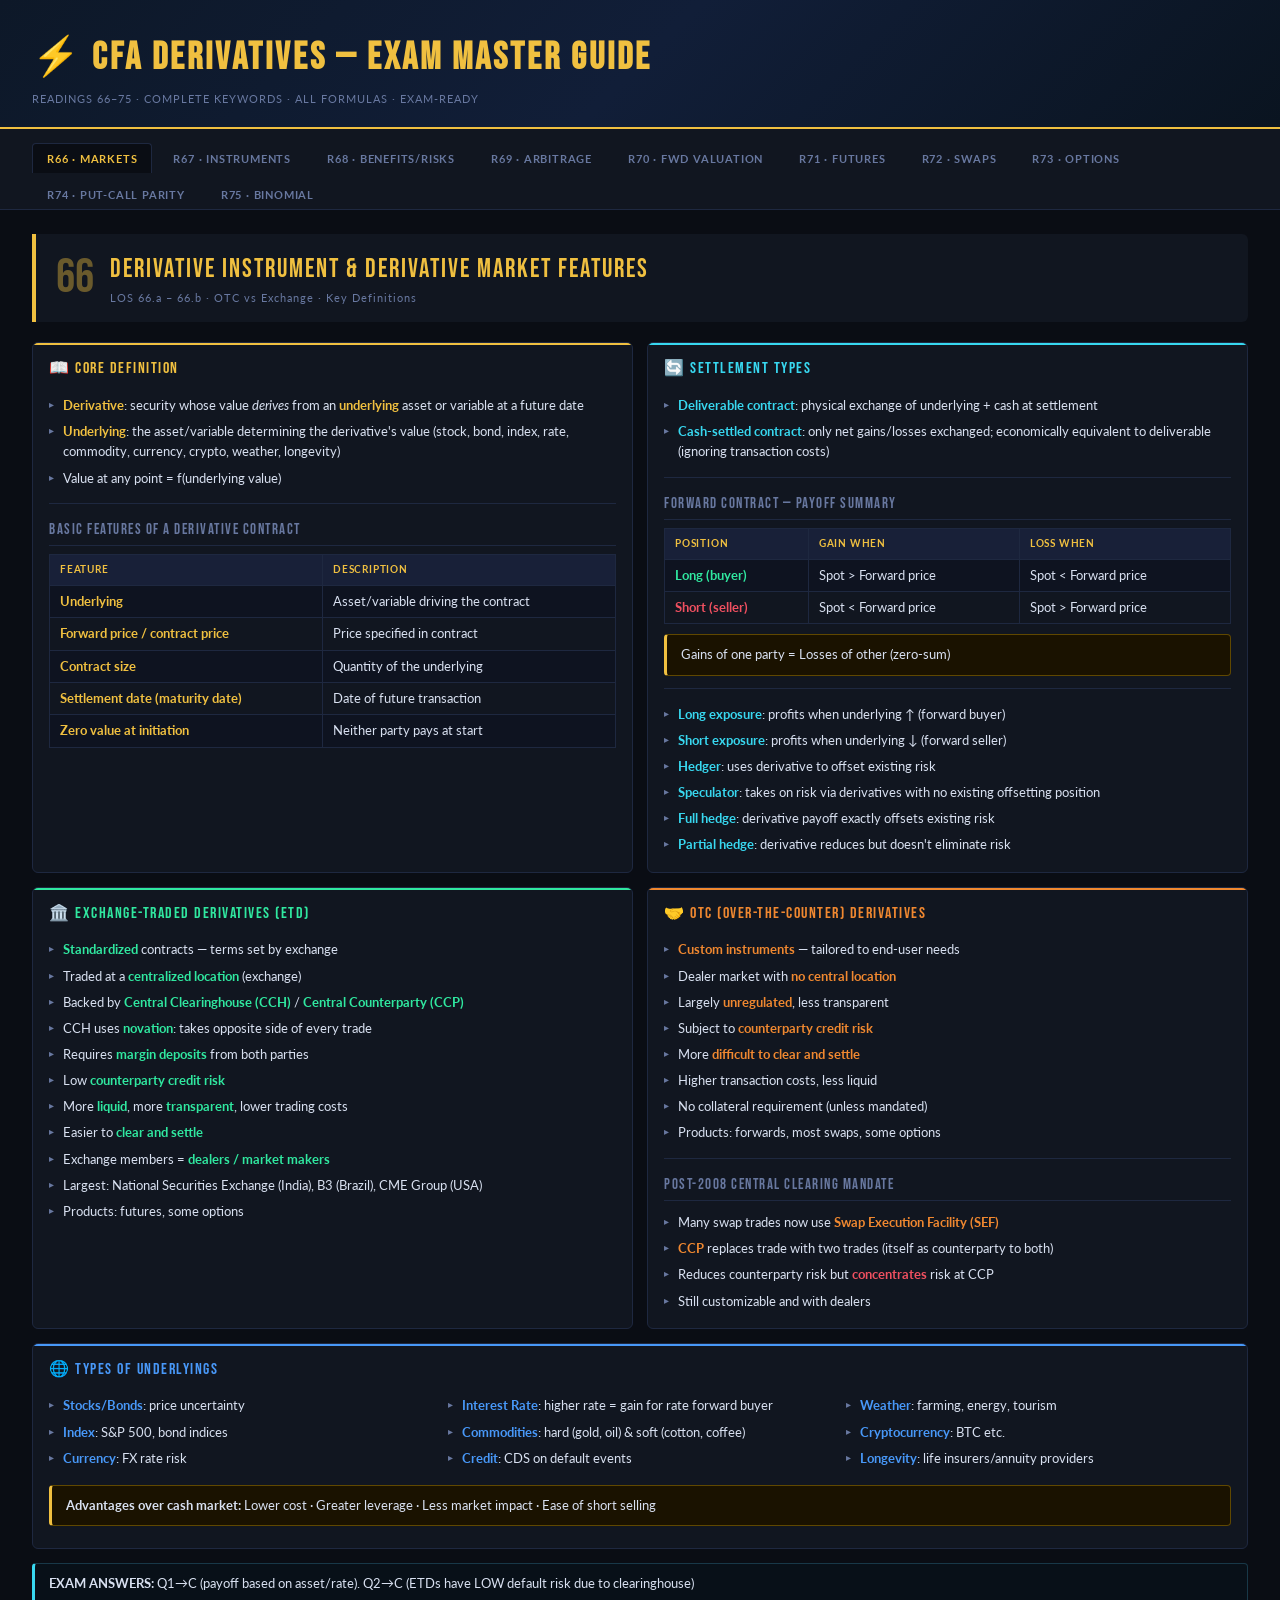
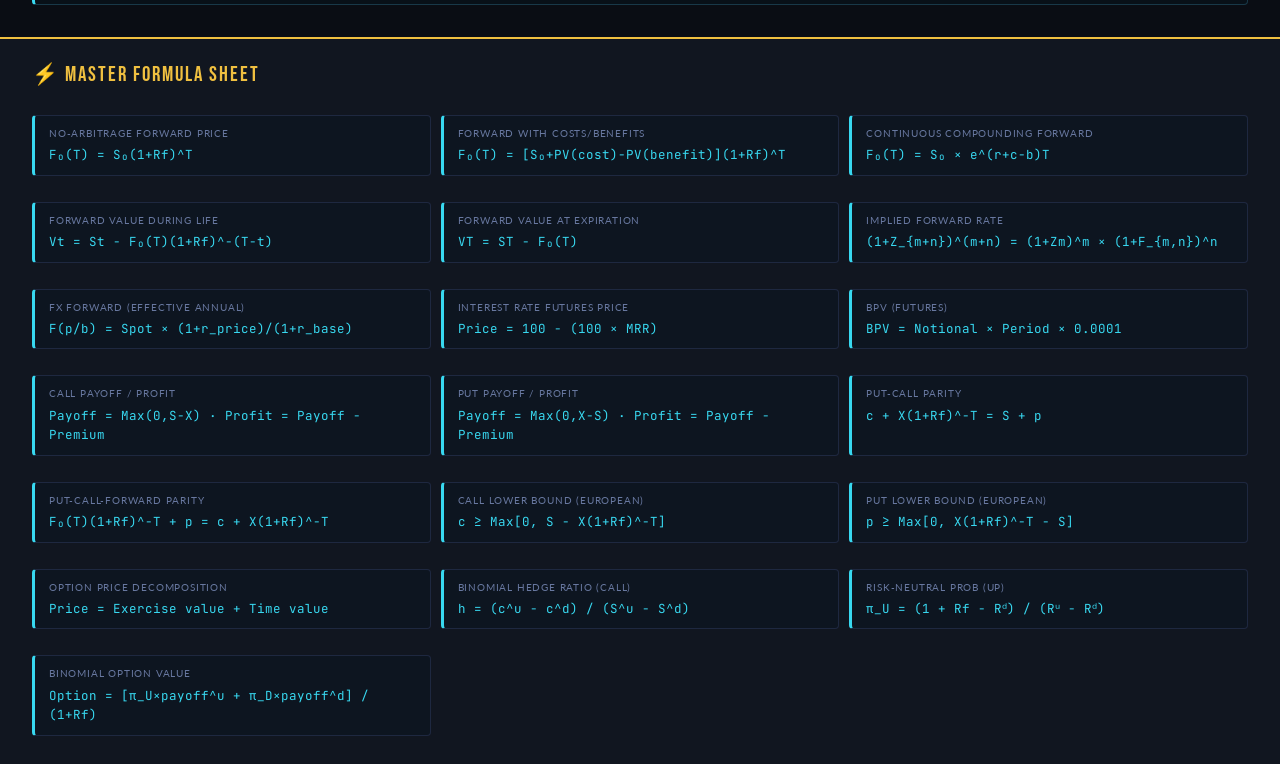
<file: CFA_Derivatives_Study_Guide.html>
<!DOCTYPE html>
<html lang="en">
<head>
<meta charset="UTF-8">
<meta name="viewport" content="width=device-width, initial-scale=1.0">
<title>CFA Derivatives – Exam Master Guide</title>
<link href="https://fonts.googleapis.com/css2?family=Bebas+Neue&family=JetBrains+Mono:wght@400;700&family=Lato:wght@300;400;700;900&display=swap" rel="stylesheet">
<style>
  :root {
    --bg: #0a0d14;
    --panel: #111620;
    --panel2: #161c28;
    --border: #1e2840;
    --gold: #f0c040;
    --gold2: #e8a820;
    --cyan: #38d8f0;
    --green: #30e8a0;
    --red: #f05060;
    --purple: #a878f8;
    --orange: #f08830;
    --blue: #4898f8;
    --text: #d8e0f0;
    --muted: #6878a0;
    --formula-bg: #0d1520;
    --tag-h: #182038;
  }
  * { margin:0; padding:0; box-sizing:border-box; }
  body { background:var(--bg); color:var(--text); font-family:'Lato',sans-serif; font-size:13.5px; line-height:1.55; }

  /* HEADER */
  header {
    background: linear-gradient(135deg, #0d1828 0%, #111e38 50%, #0a1420 100%);
    border-bottom: 2px solid var(--gold);
    padding: 28px 32px 20px;
    position: sticky; top:0; z-index:100;
  }
  header h1 { font-family:'Bebas Neue',sans-serif; font-size:2.4rem; color:var(--gold); letter-spacing:3px; }
  header p { color:var(--muted); font-size:11px; letter-spacing:1px; margin-top:2px; }

  /* NAV TABS */
  .nav-tabs { display:flex; flex-wrap:wrap; gap:6px; padding:14px 32px 0; background:var(--panel); border-bottom:1px solid var(--border); position:sticky; top:72px; z-index:99; }
  .nav-tab {
    padding:6px 14px; border-radius:4px 4px 0 0; cursor:pointer; font-size:11px; font-weight:700;
    letter-spacing:.8px; text-transform:uppercase; border: 1px solid transparent;
    border-bottom:none; transition:all .2s; color:var(--muted); background:transparent;
  }
  .nav-tab:hover { color:var(--text); background:var(--panel2); }
  .nav-tab.active { color:var(--gold); background:var(--bg); border-color:var(--border); border-bottom-color:var(--bg); }

  /* CONTENT */
  .content { padding:24px 32px; max-width:1400px; margin:0 auto; }
  .chapter { display:none; }
  .chapter.active { display:block; }

  /* CHAPTER HEADER */
  .ch-header {
    display:flex; align-items:center; gap:16px; margin-bottom:20px;
    padding: 16px 20px; background:var(--panel);
    border-left: 4px solid var(--gold); border-radius:0 6px 6px 0;
  }
  .ch-num { font-family:'Bebas Neue',sans-serif; font-size:3rem; color:var(--gold); opacity:.4; line-height:1; }
  .ch-title { font-family:'Bebas Neue',sans-serif; font-size:1.6rem; letter-spacing:2px; color:var(--gold); }
  .ch-sub { font-size:11px; color:var(--muted); letter-spacing:1px; }

  /* GRID LAYOUT */
  .grid2 { display:grid; grid-template-columns:1fr 1fr; gap:14px; margin-bottom:14px; }
  .grid3 { display:grid; grid-template-columns:1fr 1fr 1fr; gap:14px; margin-bottom:14px; }
  .grid1 { margin-bottom:14px; }

  /* CARDS */
  .card {
    background:var(--panel); border:1px solid var(--border); border-radius:6px;
    padding:14px 16px; position:relative; overflow:hidden;
  }
  .card::before { content:''; position:absolute; top:0; left:0; right:0; height:2px; }
  .card.gold::before { background:var(--gold); }
  .card.cyan::before { background:var(--cyan); }
  .card.green::before { background:var(--green); }
  .card.red::before { background:var(--red); }
  .card.purple::before { background:var(--purple); }
  .card.orange::before { background:var(--orange); }
  .card.blue::before { background:var(--blue); }

  .card-title {
    font-family:'Bebas Neue',sans-serif; font-size:1rem; letter-spacing:1.5px;
    margin-bottom:10px; display:flex; align-items:center; gap:8px;
  }
  .card.gold .card-title { color:var(--gold); }
  .card.cyan .card-title { color:var(--cyan); }
  .card.green .card-title { color:var(--green); }
  .card.red .card-title { color:var(--red); }
  .card.purple .card-title { color:var(--purple); }
  .card.orange .card-title { color:var(--orange); }
  .card.blue .card-title { color:var(--blue); }

  /* KW = keyword highlight */
  .kw { color:var(--gold); font-weight:700; }
  .kw-c { color:var(--cyan); font-weight:700; }
  .kw-g { color:var(--green); font-weight:700; }
  .kw-r { color:var(--red); font-weight:700; }
  .kw-p { color:var(--purple); font-weight:700; }
  .kw-o { color:var(--orange); font-weight:700; }
  .kw-b { color:var(--blue); font-weight:700; }

  /* FORMULA BOX */
  .formula {
    background:var(--formula-bg); border:1px solid var(--border);
    border-left:3px solid var(--cyan); border-radius:4px;
    padding:10px 14px; margin:8px 0;
    font-family:'JetBrains Mono',monospace; font-size:12.5px; color:var(--cyan);
    overflow-x:auto;
  }
  .formula .label { font-family:'Lato',sans-serif; font-size:10px; color:var(--muted); display:block; margin-bottom:4px; letter-spacing:.8px; text-transform:uppercase; }

  /* BULLET LIST */
  ul.pts { list-style:none; padding:0; }
  ul.pts li { padding:3px 0 3px 14px; position:relative; font-size:13px; }
  ul.pts li::before { content:'▸'; position:absolute; left:0; color:var(--muted); font-size:10px; top:5px; }

  /* TWO-COL LIST */
  .two-col { columns:2; gap:20px; }
  .two-col li { break-inside:avoid; }

  /* TABLE */
  table { width:100%; border-collapse:collapse; font-size:12.5px; margin:8px 0; }
  th { background:var(--tag-h); color:var(--gold); font-size:10px; letter-spacing:.8px; text-transform:uppercase; padding:7px 10px; border:1px solid var(--border); text-align:left; }
  td { padding:6px 10px; border:1px solid var(--border); vertical-align:top; }
  tr:nth-child(even) td { background:#0e1320; }
  tr:hover td { background:#131a2a; }

  /* TAG BADGE */
  .tag { display:inline-block; padding:2px 7px; border-radius:3px; font-size:10px; font-weight:700; letter-spacing:.5px; margin:2px 2px; }
  .tag-g { background:#0a2018; color:var(--green); border:1px solid #1a5038; }
  .tag-r { background:#200a10; color:var(--red); border:1px solid #501828; }
  .tag-c { background:#081820; color:var(--cyan); border:1px solid #184858; }
  .tag-y { background:#201808; color:var(--gold); border:1px solid #504020; }
  .tag-p { background:#180a28; color:var(--purple); border:1px solid #482878; }

  /* ALERT BOX */
  .alert { border-radius:4px; padding:10px 14px; margin:8px 0; font-size:12.5px; }
  .alert-gold { background:#1a1200; border:1px solid #604800; border-left:3px solid var(--gold); }
  .alert-red { background:#1a0808; border:1px solid #601818; border-left:3px solid var(--red); }
  .alert-green { background:#081a10; border:1px solid #185830; border-left:3px solid var(--green); }
  .alert-cyan { background:#081018; border:1px solid #183848; border-left:3px solid var(--cyan); }

  /* DIVIDER */
  .div { height:1px; background:var(--border); margin:12px 0; }

  /* SPAN helpers */
  .up { color:var(--green); } .dn { color:var(--red); }
  .mono { font-family:'JetBrains Mono',monospace; font-size:12px; }

  /* COMPARE TABLE accent rows */
  .row-a td:first-child { color:var(--cyan); font-weight:700; }
  .row-b td:first-child { color:var(--orange); font-weight:700; }

  /* SECTION title */
  .sec { font-family:'Bebas Neue',sans-serif; font-size:.95rem; letter-spacing:1.5px; color:var(--muted); margin:14px 0 8px; padding-bottom:4px; border-bottom:1px solid var(--border); }

  /* Inline mini formula */
  .f { font-family:'JetBrains Mono',monospace; color:var(--cyan); font-size:12px; background:#081018; padding:1px 5px; border-radius:3px; }

  @media(max-width:900px) {
    .grid2, .grid3 { grid-template-columns:1fr; }
    .nav-tabs { top:60px; }
    .two-col { columns:1; }
    header { padding:16px; }
    .content { padding:14px 12px; }
  }
</style>
</head>
<body>

<header>
  <h1>⚡ CFA DERIVATIVES — EXAM MASTER GUIDE</h1>
  <p>READINGS 66–75 · COMPLETE KEYWORDS · ALL FORMULAS · EXAM-READY</p>
</header>

<div class="nav-tabs">
  <div class="nav-tab active" onclick="show(0)">R66 · Markets</div>
  <div class="nav-tab" onclick="show(1)">R67 · Instruments</div>
  <div class="nav-tab" onclick="show(2)">R68 · Benefits/Risks</div>
  <div class="nav-tab" onclick="show(3)">R69 · Arbitrage</div>
  <div class="nav-tab" onclick="show(4)">R70 · Fwd Valuation</div>
  <div class="nav-tab" onclick="show(5)">R71 · Futures</div>
  <div class="nav-tab" onclick="show(6)">R72 · Swaps</div>
  <div class="nav-tab" onclick="show(7)">R73 · Options</div>
  <div class="nav-tab" onclick="show(8)">R74 · Put-Call Parity</div>
  <div class="nav-tab" onclick="show(9)">R75 · Binomial</div>
</div>

<div class="content">

<!-- ═══════════════ R66 ═══════════════ -->
<div class="chapter active" id="ch0">
  <div class="ch-header">
    <div class="ch-num">66</div>
    <div>
      <div class="ch-title">Derivative Instrument &amp; Derivative Market Features</div>
      <div class="ch-sub">LOS 66.a – 66.b · OTC vs Exchange · Key Definitions</div>
    </div>
  </div>

  <div class="grid2">
    <div class="card gold">
      <div class="card-title">📖 Core Definition</div>
      <ul class="pts">
        <li><span class="kw">Derivative</span>: security whose value <em>derives</em> from an <span class="kw">underlying</span> asset or variable at a future date</li>
        <li><span class="kw">Underlying</span>: the asset/variable determining the derivative's value (stock, bond, index, rate, commodity, currency, crypto, weather, longevity)</li>
        <li>Value at any point = f(underlying value)</li>
      </ul>
      <div class="div"></div>
      <div class="sec">Basic Features of a Derivative Contract</div>
      <table>
        <tr><th>Feature</th><th>Description</th></tr>
        <tr><td><span class="kw">Underlying</span></td><td>Asset/variable driving the contract</td></tr>
        <tr><td><span class="kw">Forward price / contract price</span></td><td>Price specified in contract</td></tr>
        <tr><td><span class="kw">Contract size</span></td><td>Quantity of the underlying</td></tr>
        <tr><td><span class="kw">Settlement date (maturity date)</span></td><td>Date of future transaction</td></tr>
        <tr><td><span class="kw">Zero value at initiation</span></td><td>Neither party pays at start</td></tr>
      </table>
    </div>

    <div class="card cyan">
      <div class="card-title">🔄 Settlement Types</div>
      <ul class="pts">
        <li><span class="kw-c">Deliverable contract</span>: physical exchange of underlying + cash at settlement</li>
        <li><span class="kw-c">Cash-settled contract</span>: only net gains/losses exchanged; economically equivalent to deliverable (ignoring transaction costs)</li>
      </ul>
      <div class="div"></div>
      <div class="sec">Forward Contract — Payoff Summary</div>
      <table>
        <tr><th>Position</th><th>Gain when</th><th>Loss when</th></tr>
        <tr><td><span class="kw-g">Long (buyer)</span></td><td>Spot &gt; Forward price</td><td>Spot &lt; Forward price</td></tr>
        <tr><td><span class="kw-r">Short (seller)</span></td><td>Spot &lt; Forward price</td><td>Spot &gt; Forward price</td></tr>
      </table>
      <div class="alert alert-gold" style="margin-top:10px">Gains of one party = Losses of other (zero-sum)</div>
      <div class="div"></div>
      <ul class="pts">
        <li><span class="kw-c">Long exposure</span>: profits when underlying ↑ (forward buyer)</li>
        <li><span class="kw-c">Short exposure</span>: profits when underlying ↓ (forward seller)</li>
        <li><span class="kw-c">Hedger</span>: uses derivative to offset existing risk</li>
        <li><span class="kw-c">Speculator</span>: takes on risk via derivatives with no existing offsetting position</li>
        <li><span class="kw-c">Full hedge</span>: derivative payoff exactly offsets existing risk</li>
        <li><span class="kw-c">Partial hedge</span>: derivative reduces but doesn't eliminate risk</li>
      </ul>
    </div>
  </div>

  <div class="grid2">
    <div class="card green">
      <div class="card-title">🏛️ Exchange-Traded Derivatives (ETD)</div>
      <ul class="pts">
        <li><span class="kw-g">Standardized</span> contracts — terms set by exchange</li>
        <li>Traded at a <span class="kw-g">centralized location</span> (exchange)</li>
        <li>Backed by <span class="kw-g">Central Clearinghouse (CCH)</span> / <span class="kw-g">Central Counterparty (CCP)</span></li>
        <li>CCH uses <span class="kw-g">novation</span>: takes opposite side of every trade</li>
        <li>Requires <span class="kw-g">margin deposits</span> from both parties</li>
        <li>Low <span class="kw-g">counterparty credit risk</span></li>
        <li>More <span class="kw-g">liquid</span>, more <span class="kw-g">transparent</span>, lower trading costs</li>
        <li>Easier to <span class="kw-g">clear and settle</span></li>
        <li>Exchange members = <span class="kw-g">dealers / market makers</span></li>
        <li>Largest: National Securities Exchange (India), B3 (Brazil), CME Group (USA)</li>
        <li>Products: futures, some options</li>
      </ul>
    </div>

    <div class="card orange">
      <div class="card-title">🤝 OTC (Over-the-Counter) Derivatives</div>
      <ul class="pts">
        <li><span class="kw-o">Custom instruments</span> — tailored to end-user needs</li>
        <li>Dealer market with <span class="kw-o">no central location</span></li>
        <li>Largely <span class="kw-o">unregulated</span>, less transparent</li>
        <li>Subject to <span class="kw-o">counterparty credit risk</span></li>
        <li>More <span class="kw-o">difficult to clear and settle</span></li>
        <li>Higher transaction costs, less liquid</li>
        <li>No collateral requirement (unless mandated)</li>
        <li>Products: forwards, most swaps, some options</li>
      </ul>
      <div class="div"></div>
      <div class="sec">Post-2008 Central Clearing Mandate</div>
      <ul class="pts">
        <li>Many swap trades now use <span class="kw-o">Swap Execution Facility (SEF)</span></li>
        <li><span class="kw-o">CCP</span> replaces trade with two trades (itself as counterparty to both)</li>
        <li>Reduces counterparty risk but <span class="kw-r">concentrates</span> risk at CCP</li>
        <li>Still customizable and with dealers</li>
      </ul>
    </div>
  </div>

  <div class="card blue grid1">
    <div class="card-title">🌐 Types of Underlyings</div>
    <div class="grid3">
      <ul class="pts">
        <li><span class="kw-b">Stocks/Bonds</span>: price uncertainty</li>
        <li><span class="kw-b">Index</span>: S&amp;P 500, bond indices</li>
        <li><span class="kw-b">Currency</span>: FX rate risk</li>
      </ul>
      <ul class="pts">
        <li><span class="kw-b">Interest Rate</span>: higher rate = gain for rate forward buyer</li>
        <li><span class="kw-b">Commodities</span>: hard (gold, oil) &amp; soft (cotton, coffee)</li>
        <li><span class="kw-b">Credit</span>: CDS on default events</li>
      </ul>
      <ul class="pts">
        <li><span class="kw-b">Weather</span>: farming, energy, tourism</li>
        <li><span class="kw-b">Cryptocurrency</span>: BTC etc.</li>
        <li><span class="kw-b">Longevity</span>: life insurers/annuity providers</li>
      </ul>
    </div>
    <div class="alert alert-gold">
      <strong>Advantages over cash market:</strong> Lower cost · Greater leverage · Less market impact · Ease of short selling
    </div>
  </div>

  <div class="alert alert-cyan">
    <strong>EXAM ANSWERS:</strong> Q1→C (payoff based on asset/rate). Q2→C (ETDs have LOW default risk due to clearinghouse)
  </div>
</div>

<!-- ═══════════════ R67 ═══════════════ -->
<div class="chapter" id="ch1">
  <div class="ch-header">
    <div class="ch-num">67</div>
    <div>
      <div class="ch-title">Forward Commitment &amp; Contingent Claim Features</div>
      <div class="ch-sub">LOS 67.a – 67.c · Futures · Swaps · Options · CDS · Payoffs</div>
    </div>
  </div>

  <div class="grid3">
    <div class="card gold">
      <div class="card-title">📋 Forward Contracts</div>
      <ul class="pts">
        <li>Buyer <span class="kw">commits to buy</span>, seller <span class="kw">commits to sell</span></li>
        <li>Specific asset, price, date</li>
        <li>OTC, custom, counterparty risk</li>
        <li>No daily mark-to-market (typically)</li>
        <li><span class="kw">Long</span>: gain if spot &gt; forward price at settlement</li>
        <li><span class="kw">Short</span>: gain if spot &lt; forward price</li>
      </ul>
    </div>
    <div class="card cyan">
      <div class="card-title">📈 Futures Contracts</div>
      <ul class="pts">
        <li>Standardized, exchange-traded forward</li>
        <li>More liquid, regulated, transparent</li>
        <li>Backed by <span class="kw-c">CCH</span></li>
        <li><span class="kw-c">Daily MTM</span> (mark-to-market)</li>
        <li><span class="kw-c">Margin</span> required (no loan, no interest)</li>
        <li>Minimal counterparty risk</li>
      </ul>
    </div>
    <div class="card green">
      <div class="card-title">🔁 Swaps</div>
      <ul class="pts">
        <li>Exchange <span class="kw-g">series of payments</span> on multiple settlement dates</li>
        <li>Net payment at each settlement date</li>
        <li>OTC, dealer market, counterparty risk</li>
        <li>Equivalent to <span class="kw-g">series of forward contracts</span></li>
        <li>Zero value at initiation</li>
      </ul>
    </div>
  </div>

  <div class="grid2">
    <div class="card orange">
      <div class="card-title">⚙️ Futures Margin Details</div>
      <table>
        <tr><th>Term</th><th>Meaning</th></tr>
        <tr><td><span class="kw-o">Initial margin</span></td><td>Deposit before any trade; ~1 day max price move on full contract value</td></tr>
        <tr><td><span class="kw-o">Maintenance margin</span></td><td>Minimum balance required</td></tr>
        <tr><td><span class="kw-o">Margin call</span></td><td>If balance falls below maintenance → must restore to <em>initial</em> margin (not just maintenance — unlike equities)</td></tr>
        <tr><td><span class="kw-o">Mark-to-market</span></td><td>Daily settlement of gains/losses</td></tr>
        <tr><td><span class="kw-o">Settlement price</span></td><td>Average price of trades near end of session; resets contract value to zero daily</td></tr>
      </table>
      <div class="alert alert-gold" style="margin-top:8px">
        <strong>Price limits &amp; circuit breakers:</strong> Exchange-imposed daily max price change; if hit, trading halted briefly
      </div>
    </div>
    <div class="card purple">
      <div class="card-title">💱 Interest Rate Swaps</div>
      <ul class="pts">
        <li><span class="kw-p">Fixed-for-floating</span> swap on <span class="kw-p">notional principal</span></li>
        <li><span class="kw-p">Swap rate</span>: fixed rate set at initiation → zero value</li>
        <li><span class="kw-p">MRR (Market Reference Rate)</span>: floating rate (e.g., SOFR)</li>
        <li>Fixed payer pays: Notional × Fixed rate / 4 (quarterly)</li>
        <li>Floating payer pays: Notional × MRR / 4</li>
        <li>Only <span class="kw-p">net</span> payment exchanged</li>
        <li>Floating-rate liability → enters swap as <span class="kw-p">fixed-rate payer</span> to hedge</li>
      </ul>
      <div class="formula">
        <span class="label">Fixed quarterly payment</span>
        Payment = Notional × (Fixed rate / 4)
      </div>
    </div>
  </div>

  <div class="grid2">
    <div class="card red">
      <div class="card-title">🛡️ Credit Default Swap (CDS)</div>
      <ul class="pts">
        <li><span class="kw-r">Protection buyer</span>: makes fixed periodic payments</li>
        <li><span class="kw-r">Protection seller</span>: pays only if credit event occurs (default, bankruptcy, involuntary restructuring)</li>
        <li>Underlying = <span class="kw-r">reference security</span></li>
        <li>Fixed payments = yield premium on reference bonds</li>
        <li>Buyer pays credit spread for default insurance</li>
        <li>CDS is a <span class="kw-r">contingent claim</span> (payment depends on event)</li>
        <li>Seller has similar risk to holding the reference bond</li>
      </ul>
    </div>
    <div class="card blue">
      <div class="card-title">🎯 Options — Key Terms</div>
      <table>
        <tr><th>Term</th><th>Meaning</th></tr>
        <tr><td><span class="kw-b">Call option</span></td><td>Right (not obligation) to <strong>BUY</strong></td></tr>
        <tr><td><span class="kw-b">Put option</span></td><td>Right (not obligation) to <strong>SELL</strong></td></tr>
        <tr><td><span class="kw-b">Exercise/Strike price (X)</span></td><td>Price at which option can be exercised</td></tr>
        <tr><td><span class="kw-b">Option premium</span></td><td>Price paid by buyer to writer (seller)</td></tr>
        <tr><td><span class="kw-b">Writer/Seller</span></td><td>Has obligation if buyer exercises</td></tr>
        <tr><td><span class="kw-b">Long (buyer)</span></td><td>Max loss = premium paid; no further obligation</td></tr>
        <tr><td><span class="kw-b">Short (writer)</span></td><td>Max gain = premium received</td></tr>
        <tr><td><span class="kw-b">Expiration</span></td><td>Date option expires</td></tr>
      </table>
    </div>
  </div>

  <div class="grid2">
    <div class="card cyan">
      <div class="card-title">📊 Option Payoffs &amp; Profits at Expiration</div>
      <table>
        <tr><th>Position</th><th>Payoff at T</th><th>Profit</th></tr>
        <tr class="row-a"><td>Long call</td><td>Max(0, S−X)</td><td>Max(0, S−X) − premium</td></tr>
        <tr class="row-b"><td>Short call</td><td>−Max(0, S−X)</td><td>premium − Max(0, S−X)</td></tr>
        <tr class="row-a"><td>Long put</td><td>Max(0, X−S)</td><td>Max(0, X−S) − premium</td></tr>
        <tr class="row-b"><td>Short put</td><td>−Max(0, X−S)</td><td>premium − Max(0, X−S)</td></tr>
      </table>
      <div class="div"></div>
      <div class="sec">Breakeven Points</div>
      <table>
        <tr><th>Option</th><th>Breakeven</th></tr>
        <tr><td>Call</td><td class="mono">X + premium</td></tr>
        <tr><td>Put</td><td class="mono">X − premium</td></tr>
      </table>
      <div class="div"></div>
      <div class="sec">Max Gain / Max Loss</div>
      <table>
        <tr><th></th><th>Max Gain</th><th>Max Loss</th></tr>
        <tr><td>Long call</td><td>Unlimited</td><td>Premium</td></tr>
        <tr><td>Short call</td><td>Premium</td><td>Unlimited</td></tr>
        <tr><td>Long put</td><td class="mono">X − Premium</td><td>Premium</td></tr>
        <tr><td>Short put</td><td>Premium</td><td class="mono">X − Premium</td></tr>
      </table>
    </div>

    <div class="card gold">
      <div class="card-title">⚖️ Forward Commitment vs Contingent Claim</div>
      <table>
        <tr><th>Type</th><th>Description</th><th>Examples</th></tr>
        <tr><td><span class="kw">Forward commitment</span></td><td>Legally binding obligation to act in future</td><td>Forwards, Futures, most Swaps</td></tr>
        <tr><td><span class="kw">Contingent claim</span></td><td>Payoff depends on whether an event occurs</td><td>Options, CDS</td></tr>
      </table>
      <div class="div"></div>
      <div class="sec">Directional Exposure Summary</div>
      <table>
        <tr><th>Position</th><th>Exposure</th><th>Profits when</th></tr>
        <tr><td>Long call / Short put</td><td>Long</td><td>Underlying ↑</td></tr>
        <tr><td>Long put / Short call</td><td>Short</td><td>Underlying ↓</td></tr>
      </table>
      <div class="alert alert-gold" style="margin-top:8px">Trading options is a <strong>zero-sum game</strong>: one party's gain = other's loss</div>
    </div>
  </div>

  <div class="alert alert-cyan">
    <strong>EXAM ANSWERS:</strong> Q67.1→1:A (futures only) | 2:C (counterparty risk) · Q67.2→1:B (FRAs series) | 2:B (buy right) | 3:A (positive payoff if in-money) | 4:C (Max[0,S−X]) | 5:A (loss $2) | 6:B (interest rate swap = forward commitment)
  </div>
</div>

<!-- ═══════════════ R68 ═══════════════ -->
<div class="chapter" id="ch2">
  <div class="ch-header">
    <div class="ch-num">68</div>
    <div>
      <div class="ch-title">Derivative Benefits, Risks &amp; Issuer/Investor Uses</div>
      <div class="ch-sub">LOS 68.a – 68.b · Advantages · Risks · Hedge Accounting</div>
    </div>
  </div>

  <div class="grid2">
    <div class="card green">
      <div class="card-title">✅ Advantages of Derivatives</div>
      <div class="sec">1. Risk Management</div>
      <ul class="pts">
        <li>Change, transfer, or manage risk without cash market transactions</li>
        <li>Create risk exposures not available in cash markets</li>
        <li>Put option = floor on sale price (downside protection)</li>
        <li>Call option = upside without downside</li>
      </ul>
      <div class="sec">2. Information Discovery</div>
      <ul class="pts">
        <li><span class="kw-g">Implied volatility</span>: derived from option prices (unobservable)</li>
        <li>Futures/forwards reveal expected future asset prices</li>
        <li>Interest rate futures across maturities → expected future rates &amp; central bank moves</li>
      </ul>
      <div class="sec">3. Operational Advantages</div>
      <ul class="pts">
        <li><span class="kw-g">Short selling</span>: easier via forwards/futures (no borrowing asset)</li>
        <li><span class="kw-g">Lower transaction costs</span>: esp. vs physical commodities (no storage/transport)</li>
        <li><span class="kw-g">Greater leverage</span>: less cash for equivalent exposure</li>
        <li><span class="kw-g">Greater liquidity</span>: large transactions easier to execute</li>
      </ul>
      <div class="sec">4. Market Efficiency</div>
      <ul class="pts">
        <li>Low costs + leverage + ease of shorting → easier arbitrage → more efficient prices</li>
      </ul>
    </div>

    <div class="card red">
      <div class="card-title">⚠️ Risks of Derivatives</div>
      <table>
        <tr><th>Risk Type</th><th>Description</th></tr>
        <tr><td><span class="kw-r">Implicit Leverage</span></td><td>Small cash requirement amplifies losses. Futures margins 3–12% → leverage 8:1 to 33:1. 4% margin: 1% futures price drop = 25% margin drop</td></tr>
        <tr><td><span class="kw-r">Basis Risk</span></td><td>Underlying of derivative ≠ position being hedged. Returns on portfolio vs index may differ. Hedge horizon vs settlement date may differ</td></tr>
        <tr><td><span class="kw-r">Liquidity Risk</span></td><td>Cash flows from derivative hedge ≠ position cash flows. E.g., farmer gets margin calls before harvest income arrives</td></tr>
        <tr><td><span class="kw-r">Counterparty Credit Risk</span></td><td>OTC contracts without CCH. Option seller: ZERO counterparty risk (received premium). Option buyer: faces credit risk if option in-the-money</td></tr>
        <tr><td><span class="kw-r">Systemic Risk</span></td><td>Excessive speculation → widespread market damage. Regulators use central clearing mandates to reduce</td></tr>
      </table>
    </div>
  </div>

  <div class="grid2">
    <div class="card purple">
      <div class="card-title">🏢 Derivatives Use by ISSUERS (Corporates)</div>
      <ul class="pts">
        <li>Manage asset/liability values and earnings volatility</li>
        <li>Hedge FX risk on foreign income (FX forwards)</li>
        <li>Enter swap as floating-rate payer to convert fixed-rate debt to floating → lower duration → less balance sheet sensitivity to rates</li>
        <li>Sell forwards on inventory commodity → offset inventory fair value changes</li>
      </ul>
      <div class="div"></div>
      <div class="sec">Hedge Accounting Types</div>
      <table>
        <tr><th>Type</th><th>Purpose</th><th>Example</th></tr>
        <tr><td><span class="kw-p">Cash flow hedge</span></td><td>Stabilize future cash flows</td><td>FX forward on foreign receivable; floating→fixed swap</td></tr>
        <tr><td><span class="kw-p">Fair value hedge</span></td><td>Offset changes in asset/liability values</td><td>Swap to stabilize debt value; forward on inventory</td></tr>
        <tr><td><span class="kw-p">Net investment hedge</span></td><td>Reduce volatility of foreign subsidiary equity on balance sheet</td><td>FX forward/future on subsidiary equity</td></tr>
      </table>
    </div>

    <div class="card cyan">
      <div class="card-title">👤 Derivatives Use by INVESTORS</div>
      <ul class="pts">
        <li>Hedge, modify, or increase exposure to underlying risk</li>
        <li>Buy silver forwards → silver exposure with low/no cash upfront</li>
        <li>Enter swap as floating-payer/fixed-receiver → increase bond portfolio <span class="kw-c">duration</span></li>
        <li>Buy equity index futures → increase market exposure (cheap, fast)</li>
        <li>Sell equity index futures → decrease market exposure</li>
        <li>Buy puts on equity index → decrease downside, preserve upside</li>
      </ul>
      <div class="alert alert-green" style="margin-top:10px">
        <strong>Issuer vs Investor:</strong><br>
        Hedging inventory price risk = <strong>ISSUER</strong><br>
        Modifying securities portfolio risk = <strong>INVESTOR</strong><br>
        Stabilizing foreign subsidiary balance sheet = <strong>ISSUER</strong>
      </div>
    </div>
  </div>

  <div class="alert alert-cyan">
    <strong>EXAM ANSWERS:</strong> Q1→B (basis risk) | Q2→B (modifying portfolio = investor use)
  </div>
</div>

<!-- ═══════════════ R69 ═══════════════ -->
<div class="chapter" id="ch3">
  <div class="ch-header">
    <div class="ch-num">69</div>
    <div>
      <div class="ch-title">Arbitrage, Replication &amp; Cost of Carry in Pricing Derivatives</div>
      <div class="ch-sub">LOS 69.a – 69.b · No-Arbitrage · Replication · Carry Costs · FX Forward</div>
    </div>
  </div>

  <div class="grid2">
    <div class="card gold">
      <div class="card-title">⚡ No-Arbitrage &amp; Arbitrage</div>
      <ul class="pts">
        <li><span class="kw">Arbitrage</span>: buy asset at one price, simultaneously sell identical-payoff portfolio at higher price → risk-free profit, zero cost</li>
        <li><span class="kw">No-arbitrage condition</span>: two portfolios with identical future payoffs must have the same current price (<span class="kw">Law of One Price</span>)</li>
        <li>Arbitrage opportunities exist briefly → quickly exploited until eliminated</li>
        <li>Small price differences persist if arbitrage gain &lt; transaction costs</li>
      </ul>
      <div class="div"></div>
      <div class="sec">Arbitrage Actions on Forward Price</div>
      <table>
        <tr><th>Condition</th><th>Action</th></tr>
        <tr><td>Forward price <span class="up">too HIGH</span></td><td>SELL forward + BUY underlying (borrow at Rf)</td></tr>
        <tr><td>Forward price <span class="dn">too LOW</span></td><td>BUY forward + SHORT SELL underlying (invest at Rf)</td></tr>
      </table>
      <div class="alert alert-gold" style="margin-top:8px">Arbitrage moves forward price toward no-arbitrage level</div>
    </div>

    <div class="card cyan">
      <div class="card-title">🔧 Replication</div>
      <ul class="pts">
        <li><span class="kw-c">Replication</span>: creating a cash market portfolio with the same payoffs as a derivative for all possible future values of the underlying</li>
      </ul>
      <div class="div"></div>
      <table>
        <tr><th>Derivative</th><th>Replicating Portfolio</th></tr>
        <tr><td>Long forward at F₀</td><td>Borrow S₀ at Rf → buy underlying (repay S₀(1+Rf)^T at T)</td></tr>
        <tr><td>Short forward at F₀</td><td>Short sell underlying, invest proceeds at Rf</td></tr>
      </table>
      <div class="div"></div>
      <div class="sec">Payoff Verification</div>
      <ul class="pts">
        <li>Long forward payoff: <span class="f">S_T − F₀(T)</span></li>
        <li>Replication payoff: <span class="f">S_T − S₀(1+Rf)^T</span></li>
        <li>Both equal when <span class="f">F₀(T) = S₀(1+Rf)^T</span></li>
      </ul>
    </div>
  </div>

  <div class="card gold grid1">
    <div class="card-title">📐 No-Arbitrage Forward Price Formulas</div>
    <div class="grid3">
      <div>
        <div class="formula">
          <span class="label">Basic (no costs/benefits)</span>
          F₀(T) = S₀ × (1 + Rf)^T
        </div>
        <div class="formula">
          <span class="label">Continuous compounding</span>
          F₀(T) = S₀ × e^(r×T)
        </div>
      </div>
      <div>
        <div class="formula">
          <span class="label">With storage costs (PV)</span>
          F₀(T) = [S₀ + PV₀(cost)] × (1+Rf)^T
        </div>
        <div class="formula">
          <span class="label">With cash benefits (PV)</span>
          F₀(T) = [S₀ − PV₀(benefit)] × (1+Rf)^T
        </div>
      </div>
      <div>
        <div class="formula">
          <span class="label">General (costs + benefits)</span>
          F₀(T) = [S₀ + PV₀(cost) − PV₀(benefit)] × (1+Rf)^T
        </div>
        <div class="formula">
          <span class="label">Continuous (r=risk-free, c=storage rate, b=benefit rate)</span>
          F₀(T) = S₀ × e^((r+c−b)×T)
        </div>
      </div>
    </div>
    <div class="alert alert-gold" style="margin-top:8px">
      <strong>Cost of Carry</strong> = benefits of holding − costs of holding. Greater costs → ↑ forward price. Greater benefits → ↓ forward price.
    </div>
  </div>

  <div class="grid2">
    <div class="card orange">
      <div class="card-title">💰 Cost of Carry Components</div>
      <table>
        <tr><th>Item</th><th>Effect on F₀</th><th>Type</th></tr>
        <tr><td><span class="kw-o">Storage costs</span></td><td><span class="up">↑ increases</span></td><td>Cost (physical commodities)</td></tr>
        <tr><td><span class="kw-o">Insurance costs</span></td><td><span class="up">↑ increases</span></td><td>Cost</td></tr>
        <tr><td><span class="kw-o">Risk-free rate (Rf)</span></td><td><span class="up">↑ increases</span></td><td>Opportunity cost</td></tr>
        <tr><td><span class="kw-o">Dividends</span></td><td><span class="dn">↓ decreases</span></td><td>Monetary benefit</td></tr>
        <tr><td><span class="kw-o">Coupon interest</span></td><td><span class="dn">↓ decreases</span></td><td>Monetary benefit</td></tr>
        <tr><td><span class="kw-o">Convenience yield</span></td><td><span class="dn">↓ decreases</span></td><td>Non-monetary benefit; hard-to-short assets</td></tr>
      </table>
      <div class="alert alert-gold" style="margin-top:8px">
        <span class="kw">Convenience yield</span>: non-monetary benefit of holding an asset. Arises when asset is difficult to sell short — shortage may drive spot price up temporarily
      </div>
    </div>

    <div class="card green">
      <div class="card-title">🌍 FX Forward Pricing</div>
      <div class="formula">
        <span class="label">No-Arbitrage FX Forward (effective annual rates)</span>
        F₀(p/b) = Spot(p/b) × (1 + rate_price) / (1 + rate_base)
      </div>
      <div class="formula">
        <span class="label">Continuous compounding version</span>
        F₀ = Spot × e^(r_price − r_base) × T
      </div>
      <ul class="pts" style="margin-top:8px">
        <li>Higher interest rate currency <span class="kw-g">depreciates</span> in the forward</li>
        <li>Currency with lower rate = <span class="kw-g">forward premium</span></li>
        <li>Covered interest parity holds → no arbitrage</li>
      </ul>
      <div class="formula">
        <span class="label">Example: USD/EUR, Rf_USD=2%, Rf_EUR=3%, Spot=1.10</span>
        Forward = 1.10 × (1.02/1.03) = 1.0893
      </div>
    </div>
  </div>

  <div class="alert alert-cyan">
    <strong>EXAM ANSWERS:</strong> Q1→A (certain payoffs → discount at Rf) | Q2→C (identical payoffs → same price) | Q3→A (convenience yield = non-monetary, hard to short) | Q4→C (borrow at Rf to buy underlying) | Q5→B (Rf + storage = convenience yield → F = Spot)
  </div>
</div>

<!-- ═══════════════ R70 ═══════════════ -->
<div class="chapter" id="ch4">
  <div class="ch-header">
    <div class="ch-num">70</div>
    <div>
      <div class="ch-title">Pricing &amp; Valuation of Forward Contracts</div>
      <div class="ch-sub">LOS 70.a – 70.b · Forward Value · Implied Forward Rates · FRA</div>
    </div>
  </div>

  <div class="grid2">
    <div class="card gold">
      <div class="card-title">📊 Forward Contract Value at Different Times</div>
      <table>
        <tr><th>Time</th><th>Value to Buyer (Long)</th></tr>
        <tr><td>At initiation (t=0)</td><td class="mono">V₀(T) = 0</td></tr>
        <tr><td>During life (t &lt; T)</td><td class="mono">Vt(T) = St − F₀(T)×(1+Rf)^−(T−t)</td></tr>
        <tr><td>At expiration (t=T)</td><td class="mono">VT(T) = ST − F₀(T)</td></tr>
      </table>
      <div class="formula">
        <span class="label">General mid-life value (with holding costs/benefits)</span>
        Vt(T) = [St + PVt(costs) − PVt(benefits)] − F₀(T)×(1+Rf)^−(T−t)
      </div>
      <div class="alert alert-gold" style="margin-top:8px">
        <strong>Key:</strong> Price of forward is CONSTANT (= F₀(T)); VALUE fluctuates. Value to seller = negative of value to buyer.
      </div>
      <div class="div"></div>
      <ul class="pts">
        <li>Long gains when underlying price ↑ (value becomes positive)</li>
        <li>Short gains when underlying price ↓</li>
        <li>Exit: sell the asset short at St, invest F₀(T)×(1+Rf)^−(T−t) in discount bond</li>
      </ul>
    </div>

    <div class="card cyan">
      <div class="card-title">📐 Implied Forward Rates</div>
      <ul class="pts">
        <li><span class="kw-c">Forward rate</span>: yield for a future period (not starting today)</li>
        <li><span class="kw-c">Spot rates (Zn)</span>: zero-coupon bond YTM maturing in n years</li>
        <li><span class="kw-c">Implied forward rate</span>: rate at which two strategies produce same ending value</li>
      </ul>
      <div class="div"></div>
      <div class="sec">Notation</div>
      <table>
        <tr><th>Symbol</th><th>Meaning</th></tr>
        <tr><td><span class="kw-c">F1,1 (1y1y)</span></td><td>1-year rate, 1 year from now</td></tr>
        <tr><td><span class="kw-c">F2,1 (2y1y)</span></td><td>1-year rate, 2 years from now</td></tr>
        <tr><td><span class="kw-c">F3,2 (3y2y)</span></td><td>2-year rate, 3 years from now</td></tr>
        <tr><td><span class="kw-c">3m6m</span></td><td>6-month rate, 3 months from now</td></tr>
      </table>
      <div class="formula">
        <span class="label">General implied forward rate formula</span>
        (1+Z_A+B)^(A+B) = (1+Z_A)^A × (1+F_A,B)^B
        
        Solve for F_A,B:
        F_A,B = [(1+Z_{A+B})^(A+B) / (1+Z_A)^A]^(1/B) − 1
      </div>
      <div class="formula">
        <span class="label">Example: F2,1 with Z2=2%, Z3=3%</span>
        (1.03)³ / (1.02)² − 1 = 109.27/104.04 − 1 = 5.03%
      </div>
    </div>
  </div>

  <div class="card purple grid1">
    <div class="card-title">📋 Forward Rate Agreements (FRA)</div>
    <div class="grid2">
      <div>
        <ul class="pts">
          <li><span class="kw-p">FRA</span>: fixed-rate payer (long) pays forward rate; floating-rate payer pays future MRR on notional principal</li>
          <li>Only net amount exchanged at settlement</li>
          <li>Settlement at <span class="kw-p">beginning of forward period</span> (PV of end-of-period difference)</li>
          <li>FRA = <span class="kw-p">single-period swap</span></li>
          <li>Used primarily by financial institutions to manage interest-sensitive assets/liabilities</li>
          <li>FRAs are building blocks of multi-period interest rate swaps</li>
        </ul>
      </div>
      <div>
        <div class="formula">
          <span class="label">FRA Settlement Payment to Fixed-Rate Payer</span>
          Payment = Notional × [(MRR_realized − MRR_forward)/m] 
                    × [1/(1 + MRR_realized/m)]
          
          where m = periods per year (e.g., 2 for 6-month)
        </div>
        <div class="formula">
          <span class="label">No-arbitrage FRA rate (e.g., F_3m6m)</span>
          [1 + Z_9m × (9/12)] = [1 + Z_3m × (3/12)] × [1 + F_3m6m × (6/12)]
        </div>
        <div class="alert alert-gold">
          Fixed-rate payer GAINS when realized MRR &gt; forward rate (floating went up)
        </div>
      </div>
    </div>
  </div>

  <div class="alert alert-cyan">
    <strong>EXAM ANSWERS:</strong> Q1→A (underlying ↑ → gain for buyer) | Q2→B (2y3y = begins 2yr from now, lasts 3yr → ends 5yr from now) | Q3→C (F2,2 needs 4yr data, only have 3yr)
  </div>
</div>

<!-- ═══════════════ R71 ═══════════════ -->
<div class="chapter" id="ch5">
  <div class="ch-header">
    <div class="ch-num">71</div>
    <div>
      <div class="ch-title">Pricing &amp; Valuation of Futures Contracts</div>
      <div class="ch-sub">LOS 71.a – 71.b · Futures vs Forward Price · Convexity Bias · Interest Rate Futures</div>
    </div>
  </div>

  <div class="grid2">
    <div class="card gold">
      <div class="card-title">🔄 Forward vs Futures: Price &amp; Value</div>
      <table>
        <tr><th></th><th>Forward</th><th>Futures</th></tr>
        <tr><td><span class="kw">Price</span></td><td>Constant over life (no MTM payments)</td><td>Changes daily with settlement price</td></tr>
        <tr><td><span class="kw">Value</span></td><td>Fluctuates with underlying changes</td><td>Reset to zero daily after MTM</td></tr>
        <tr><td>Settlement</td><td>At expiration (one payment)</td><td>Daily (mark-to-market)</td></tr>
        <tr><td>Counterparty risk</td><td>Significant (OTC)</td><td>Minimal (CCH)</td></tr>
        <tr><td>Margin</td><td>Usually none</td><td>Required (initial + maintenance)</td></tr>
      </table>
      <div class="alert alert-gold" style="margin-top:8px">
        <strong>MTM:</strong> Each day, futures price resets to new settlement price. Value returns to zero after each settlement.
      </div>
    </div>

    <div class="card cyan">
      <div class="card-title">📈 When Do Forward ≠ Futures Prices?</div>
      <ul class="pts">
        <li>If interest rates are <span class="kw-c">constant</span> or <span class="kw-c">uncorrelated</span> with futures prices: <span class="kw-g">Forward price = Futures price</span></li>
      </ul>
      <table style="margin-top:8px">
        <tr><th>Correlation (rates vs futures)</th><th>Futures vs Forward</th><th>Why</th></tr>
        <tr><td><span class="up">Positive (+)</span></td><td>Futures <span class="up">MORE</span> attractive</td><td>Daily gains come when rates high → earn more interest on excess margin</td></tr>
        <tr><td><span class="dn">Negative (−)</span></td><td>Futures <span class="dn">LESS</span> attractive</td><td>Daily gains come when rates low → earn less on excess margin</td></tr>
      </table>
      <div class="alert alert-gold" style="margin-top:8px">In practice, differences are small due to short maturities and near Rf funding costs</div>
    </div>
  </div>

  <div class="grid2">
    <div class="card orange">
      <div class="card-title">📉 Interest Rate Futures Pricing</div>
      <div class="formula">
        <span class="label">Futures Price Quotation</span>
        Futures price = 100 − (100 × MRR_A, B−A)
        
        Example: Futures = 97 → MRR_6m,6m = 3%
      </div>
      <div class="formula">
        <span class="label">Basis Point Value (BPV)</span>
        BPV = Notional × Period × 0.0001
        
        Example: €1M × (1/2) × 0.0001 = €50 per basis point
      </div>
      <ul class="pts" style="margin-top:8px">
        <li>Interest rate futures = exchange-traded equivalent of FRAs</li>
        <li>Subject to daily mark-to-market like all futures</li>
        <li>Quoted on <span class="kw-o">price basis</span> (not rate), so higher price = lower rate</li>
        <li>BPV: dollar change in contract value per 1bp (0.01%) rate change</li>
      </ul>
    </div>

    <div class="card red">
      <div class="card-title">🌊 Convexity Bias</div>
      <ul class="pts">
        <li><span class="kw-r">Convexity bias</span>: forwards and futures may have significantly different prices for longer-term interest rate contracts</li>
        <li>Forward payoffs exhibit <span class="kw-r">convexity</span> (like bonds)</li>
        <li>Rate ↑ by 1bp: forward value falls by <span class="dn">less</span> than it rises for a 1bp rate ↓</li>
        <li>Futures: symmetric $50/bp in both directions (linear)</li>
        <li>Forward: asymmetric payoffs (larger gain when rates fall vs loss when rates rise)</li>
        <li>Convexity bias increases with <span class="kw-r">longer maturity</span></li>
        <li>Futures prices are <span class="kw-r">lower</span> than equivalent forward prices (convexity disadvantage)</li>
      </ul>
    </div>
  </div>

  <div class="alert alert-cyan">
    <strong>EXAM ANSWERS:</strong> Q1→B (future value of current spot price) | Q2→B (positive correlation → futures more attractive)
  </div>
</div>

<!-- ═══════════════ R72 ═══════════════ -->
<div class="chapter" id="ch6">
  <div class="ch-header">
    <div class="ch-num">72</div>
    <div>
      <div class="ch-title">Pricing &amp; Valuation of Interest Rate &amp; Other Swaps</div>
      <div class="ch-sub">LOS 72.a – 72.b · Swap as FRA Series · Par Swap Rate · Swap Value</div>
    </div>
  </div>

  <div class="grid2">
    <div class="card gold">
      <div class="card-title">🔁 Swap as Series of FRAs</div>
      <ul class="pts">
        <li>Interest rate swap = economically equivalent to series of <span class="kw">FRAs</span></li>
        <li>Each payment in swap ↔ one FRA with contract rate = swap fixed rate</li>
        <li>First payment is known at initiation (based on current MRR)</li>
        <li>Remaining payments = unknown floating rates → equivalent to FRAs</li>
      </ul>
      <div class="div"></div>
      <div class="sec">Key Difference from FRAs</div>
      <ul class="pts">
        <li>In swap: ALL forward contract rates equal the same fixed rate (swap rate)</li>
        <li>Individual FRAs in the swap are NOT zero-value at initiation</li>
        <li>Some FRAs have positive value, some negative value</li>
        <li>The <span class="kw">sum of all FRA values = 0</span> at initiation</li>
      </ul>
      <div class="div"></div>
      <div class="sec">Replication of Fixed-Rate Payer Swap</div>
      <ul class="pts">
        <li>Borrow at fixed rate F + lend proceeds at floating MRR → same cash flows as swap</li>
        <li>Fixed-rate payer swap ≈ <span class="kw">issue fixed-rate bond + buy floating-rate note</span></li>
        <li>Fixed-rate receiver ≈ <span class="kw">issue floating-rate note + buy fixed-rate bond</span></li>
      </ul>
    </div>

    <div class="card cyan">
      <div class="card-title">💲 Par Swap Rate &amp; Swap Value</div>
      <ul class="pts">
        <li><span class="kw-c">Price of swap</span> = fixed rate specified in contract (par swap rate) — CONSTANT</li>
        <li><span class="kw-c">Value of swap</span> = depends on how expected future floating rates change — VARIABLE</li>
        <li>At initiation: PV(fixed payments) = PV(expected floating payments) → value = 0</li>
      </ul>
      <div class="formula">
        <span class="label">Par Swap Rate Equation (quarterly, 4 periods)</span>
        MRR₁/(1+S₁) + MRR₂/(1+S₂)² + MRR₃/(1+S₃)³ + MRR₄/(1+S₄)⁴
          = F/(1+S₁) + F/(1+S₂)² + F/(1+S₃)³ + F/(1+S₄)⁴
        
        Solve for F (par swap rate)
      </div>
      <div class="div"></div>
      <div class="sec">Mid-Life Swap Value</div>
      <ul class="pts">
        <li>Expected future rates ↑ → <span class="kw-c">value to fixed-rate payer ↑</span></li>
        <li>Expected future rates ↓ → value to fixed-rate payer ↓</li>
        <li>Value = PV(expected future floating payments) − PV(future fixed payments)</li>
      </ul>
    </div>
  </div>

  <div class="card orange grid1">
    <div class="card-title">📋 Swap Position Summary</div>
    <table>
      <tr><th>Position</th><th>Cash Market Equivalent</th><th>Similar To</th></tr>
      <tr><td><span class="kw-o">Fixed-rate payer (floating receiver)</span></td><td>Issue fixed-rate bond + buy floating-rate note</td><td>Long interest rate risk (benefits if rates ↑)</td></tr>
      <tr><td><span class="kw-o">Floating-rate payer (fixed receiver)</span></td><td>Issue floating-rate note + buy fixed-rate bond</td><td>Short interest rate risk (benefits if rates ↓)</td></tr>
    </table>
    <div class="div"></div>
    <div class="sec">Uses</div>
    <div class="grid2">
      <ul class="pts">
        <li>Company with floating-rate debt → enters swap as <span class="kw-o">fixed-rate payer</span> → convert to fixed liability (hedge)</li>
        <li>Investor wanting longer duration → enter as floating-payer/fixed-receiver</li>
      </ul>
      <ul class="pts">
        <li>Key: swap fixed rate (par swap rate) derived from spot rate curve</li>
        <li>Notional principal never exchanged in interest rate swaps</li>
      </ul>
    </div>
  </div>

  <div class="alert alert-cyan">
    <strong>EXAM ANSWERS:</strong> Q1→B (floating-rate receiver = issue floating + buy fixed) | Q2→A (price = fixed rate specified in contract)
  </div>
</div>

<!-- ═══════════════ R73 ═══════════════ -->
<div class="chapter" id="ch7">
  <div class="ch-header">
    <div class="ch-num">73</div>
    <div>
      <div class="ch-title">Pricing &amp; Valuation of Options</div>
      <div class="ch-sub">LOS 73.a – 73.c · Moneyness · Bounds · 6 Factors · Greeks Intro</div>
    </div>
  </div>

  <div class="grid2">
    <div class="card gold">
      <div class="card-title">💡 Moneyness, Exercise Value &amp; Time Value</div>
      <table>
        <tr><th>Term</th><th>Call (S−X)</th><th>Put (X−S)</th></tr>
        <tr><td><span class="kw">In the money (ITM)</span></td><td>S &gt; X</td><td>X &gt; S</td></tr>
        <tr><td><span class="kw">At the money (ATM)</span></td><td>S = X</td><td>S = X</td></tr>
        <tr><td><span class="kw">Out of the money (OTM)</span></td><td>S &lt; X</td><td>S &gt; X</td></tr>
      </table>
      <div class="div"></div>
      <table>
        <tr><th>Concept</th><th>Formula</th></tr>
        <tr><td><span class="kw">Exercise value (intrinsic value)</span></td><td>Call: Max(0, S−X) · Put: Max(0, X−S)</td></tr>
        <tr><td><span class="kw">Time value (speculative value)</span></td><td>Option price − Exercise value</td></tr>
        <tr><td><span class="kw">Option premium</span></td><td>Exercise value + Time value</td></tr>
      </table>
      <div class="div"></div>
      <ul class="pts">
        <li>OTM option: exercise value = 0, so price = time value entirely</li>
        <li>At expiration: time value = 0</li>
        <li>Pre-expiration: option price &gt; exercise value (time value &gt; 0) due to remaining probability of gain</li>
      </ul>
    </div>

    <div class="card cyan">
      <div class="card-title">📏 Option Bounds (European)</div>
      <table>
        <tr><th>Option</th><th>Lower Bound (Min)</th><th>Upper Bound (Max)</th></tr>
        <tr><td><span class="kw-c">European Call</span></td><td class="mono">Max[0, S_t − X(1+Rf)^−(T−t)]</td><td class="mono">S_t</td></tr>
        <tr><td><span class="kw-c">European Put</span></td><td class="mono">Max[0, X(1+Rf)^−(T−t) − S_t]</td><td class="mono">X(1+Rf)^−(T−t)</td></tr>
      </table>
      <div class="div"></div>
      <div class="sec">Key Points</div>
      <ul class="pts">
        <li>Call upper bound = S (no one pays more than asset market value for the right to buy it)</li>
        <li>Put upper bound = PV(X) not X (European can't be exercised early)</li>
        <li>Both lower bounds ≥ 0 (options can't have negative value)</li>
        <li>Lower bound for call = S − PV(X) because you could replicate by buying stock and borrowing PV(X)</li>
      </ul>
      <div class="formula">
        <span class="label">Portfolio proof for call lower bound</span>
        Long call + Bond[PV(X)] + Short stock ≥ 0
        → c₀ ≥ S₀ − X(1+Rf)^−T
      </div>
    </div>
  </div>

  <div class="card purple grid1">
    <div class="card-title">⚙️ 6 Factors Determining Option Value</div>
    <table>
      <tr><th>Factor</th><th>↑ Factor</th><th>Effect on Call</th><th>Effect on Put</th><th>Memory Aid</th></tr>
      <tr><td><span class="kw-p">Price of underlying (S)</span></td><td>S ↑</td><td class="up">↑ Increase</td><td class="dn">↓ Decrease</td><td>Call = right to buy; put = right to sell</td></tr>
      <tr><td><span class="kw-p">Exercise price (X)</span></td><td>X ↑</td><td class="dn">↓ Decrease</td><td class="up">↑ Increase</td><td>Higher X = less valuable call, more valuable put</td></tr>
      <tr><td><span class="kw-p">Risk-free rate (Rf)</span></td><td>Rf ↑</td><td class="up">↑ Increase</td><td class="dn">↓ Decrease</td><td>Higher Rf → PV(X) lower → call cheaper to exercise; put payment discounted more</td></tr>
      <tr><td><span class="kw-p">Volatility (σ)</span></td><td>σ ↑</td><td class="up">↑ Increase</td><td class="up">↑ Increase</td><td>Volatility helps ALL options (asymmetric payoff)</td></tr>
      <tr><td><span class="kw-p">Time to expiration (T)</span></td><td>T ↑</td><td class="up">↑ Increase</td><td class="up">↑ Usually</td><td>Exception: deep ITM European puts may decrease</td></tr>
      <tr><td><span class="kw-p">Costs of holding asset</span></td><td>Cost ↑</td><td class="up">↑ Increase</td><td class="dn">↓ Decrease</td><td>Call holder avoids storage costs</td></tr>
      <tr><td><span class="kw-p">Benefits of holding asset (div/coupon)</span></td><td>Benefit ↑</td><td class="dn">↓ Decrease</td><td class="up">↑ Increase</td><td>Div reduces stock price → call falls, put rises</td></tr>
    </table>
    <div class="alert alert-gold" style="margin-top:8px">
      <strong>Deep ITM Put Exception:</strong> For a deep in-the-money put with high Rf and long time to expiry, extending time to expiration may <em>decrease</em> its value (PV effect dominates)
    </div>
  </div>

  <div class="alert alert-cyan">
    <strong>EXAM ANSWERS:</strong> Q1→B (OTM option price = time value, exercise value=0) | Q2→B (lower bound for put = Max[0, X(1+Rf)^−(T−t)−S]) | Q3→C (Rf ↓ → calls ↓, puts ↑)
  </div>
</div>

<!-- ═══════════════ R74 ═══════════════ -->
<div class="chapter" id="ch8">
  <div class="ch-header">
    <div class="ch-num">74</div>
    <div>
      <div class="ch-title">Option Replication Using Put–Call Parity</div>
      <div class="ch-sub">LOS 74.a – 74.b · PCP · Put-Call-Forward Parity · Synthetic Securities · Corporate Finance</div>
    </div>
  </div>

  <div class="grid2">
    <div class="card gold">
      <div class="card-title">⚖️ Put-Call Parity (PCP)</div>
      <div class="sec">Building Blocks</div>
      <table>
        <tr><th>Portfolio</th><th>Components</th><th>Payoff at T</th></tr>
        <tr><td><span class="kw">Fiduciary Call</span></td><td>Long call (X) + Long bond [pays X at T]</td><td>S when S≥X; X when S&lt;X</td></tr>
        <tr><td><span class="kw">Protective Put</span></td><td>Long stock + Long put (X)</td><td>S when S≥X; X when S&lt;X</td></tr>
      </table>
      <div class="alert alert-gold" style="margin-top:8px">Same payoffs → same price (no-arbitrage)</div>
      <div class="formula">
        <span class="label">Put-Call Parity Equation</span>
        c + X(1+Rf)^−T = S + p
        
        (Call + PV(X) = Stock + Put)
      </div>
      <div class="div"></div>
      <div class="sec">Requirements</div>
      <ul class="pts">
        <li>European options only</li>
        <li>Same exercise price (X) for put and call</li>
        <li>Same expiration date (T)</li>
        <li>Same underlying asset</li>
      </ul>
    </div>

    <div class="card cyan">
      <div class="card-title">🔧 Synthetic Positions (from PCP)</div>
      <div class="formula">
        <span class="label">Rearrangements of: c + X(1+Rf)^−T = S + p</span>
        S = c − p + X(1+Rf)^−T     [Synthetic stock]
        p = c − S + X(1+Rf)^−T     [Synthetic put]  
        c = S + p − X(1+Rf)^−T     [Synthetic call]
        X(1+Rf)^−T = S + p − c     [Synthetic bond]
      </div>
      <div class="sec">Reading the Signs: + = Long, − = Short</div>
      <table>
        <tr><th>Synthetic</th><th>Long</th><th>Short</th></tr>
        <tr><td>Stock</td><td>Call + Bond</td><td>Put</td></tr>
        <tr><td>Put</td><td>Call + Bond</td><td>Stock</td></tr>
        <tr><td>Call</td><td>Stock + Put</td><td>Bond</td></tr>
        <tr><td>Bond</td><td>Stock + Put</td><td>Call</td></tr>
      </table>
      <div class="formula">
        <span class="label">PCP Example: Estimate call price</span>
        S=$52, p=$1.50, X=$50, Rf=5%, T=0.25yr
        c = p + S − X(1+Rf)^−T
        c = 1.50 + 52 − 50/1.05^0.25 = $4.11
      </div>
    </div>
  </div>

  <div class="grid2">
    <div class="card purple">
      <div class="card-title">🔮 Put-Call-Forward Parity</div>
      <ul class="pts">
        <li>Replace stock S₀ with synthetic asset: <span class="kw-p">long forward + bond paying F₀(T)</span></li>
        <li>Synthetic asset cost = PV of forward price = F₀(T)(1+Rf)^−T</li>
      </ul>
      <div class="formula">
        <span class="label">Put-Call-Forward Parity</span>
        F₀(T)(1+Rf)^−T + p₀ = c₀ + X(1+Rf)^−T
        
        Rearranged:
        p₀ − c₀ = [X − F₀(T)] × (1+Rf)^−T
      </div>
      <ul class="pts" style="margin-top:8px">
        <li>Does NOT include the underlying asset directly</li>
        <li>Uses bond paying F₀(T) + forward + put + call</li>
        <li>If F₀(T) = X → put price = call price (put-call parity at-the-money forward)</li>
      </ul>
    </div>

    <div class="card orange">
      <div class="card-title">🏢 Options Theory in Corporate Finance</div>
      <div class="sec">Firm with value V, zero-coupon debt D due at T</div>
      <table>
        <tr><th>Claim</th><th>Payoff at T</th><th>Option Equivalent</th></tr>
        <tr><td><span class="kw-o">Equity holders</span></td><td>Max(0, V_T − D)</td><td>Long call on firm value, exercise price = D</td></tr>
        <tr><td><span class="kw-o">Debt holders</span></td><td>Min(V_T, D)</td><td>Long risk-free bond (pays D) + Short put on V_T with strike D</td></tr>
      </table>
      <div class="alert alert-gold" style="margin-top:8px">
        V_T &gt; D: Equity gets V_T−D; Debt gets D; Put expires worthless<br>
        V_T &lt; D: Equity gets 0; Debt gets V_T; Debtholders pay D−V_T on short put
      </div>
    </div>
  </div>

  <div class="alert alert-cyan">
    <strong>EXAM ANSWERS:</strong> Q1→B (protective put = fiduciary call) | Q2→C (put-call-forward parity does NOT include underlying asset)
  </div>
</div>

<!-- ═══════════════ R75 ═══════════════ -->
<div class="chapter" id="ch9">
  <div class="ch-header">
    <div class="ch-num">75</div>
    <div>
      <div class="ch-title">Valuing a Derivative Using a One-Period Binomial Model</div>
      <div class="ch-sub">LOS 75.a – 75.b · Hedge Ratio · No-Arbitrage Pricing · Risk-Neutral Probabilities</div>
    </div>
  </div>

  <div class="grid2">
    <div class="card gold">
      <div class="card-title">🌲 One-Period Binomial Model Setup</div>
      <div class="sec">Required Inputs</div>
      <ul class="pts">
        <li>S₀: current underlying value</li>
        <li>X: exercise price of option</li>
        <li>Rᵘ: up-move return (= S^u / S₀)</li>
        <li>Rᵈ: down-move return (= S^d / S₀)</li>
        <li>Rf: risk-free rate over the period</li>
        <li><em>NOT required</em>: actual probability of up/down move</li>
      </ul>
      <div class="div"></div>
      <div class="sec">Binomial Tree Structure</div>
      <div class="formula">
        S₀ → S^u = S₀ × Rᵘ (up-move)
        S₀ → S^d = S₀ × Rᵈ (down-move)
        
        Call payoffs:
        c^u = Max(0, S^u − X)
        c^d = Max(0, S^d − X)
        
        Put payoffs:
        p^u = Max(0, X − S^u)
        p^d = Max(0, X − S^d)
      </div>
    </div>

    <div class="card cyan">
      <div class="card-title">⚖️ Hedge Ratio Method (No-Arbitrage)</div>
      <div class="formula">
        <span class="label">Hedge ratio h (number of shares per option written/bought)</span>
        h = (c^u − c^d) / (S^u − S^d)  [for call: short call + long h shares]
        h = (p^u − p^d) / (S^u − S^d)  [for put: long put + long h shares]
      </div>
      <div class="sec">Steps for Call (short call, long h shares)</div>
      <div class="formula">
        1. V^u = h×S^u − c^u  (portfolio value up-state)
        2. V^d = h×S^d − c^d  (portfolio value down-state)
        3. Set V^u = V^d → solve for h
        4. V₀ = V^u / (1 + Rf)   [discount certain payoff]
        5. V₀ = h×S₀ − c₀ → solve: c₀ = h×S₀ − V₀
      </div>
      <div class="sec">Steps for Put (long put, long h shares)</div>
      <div class="formula">
        1. V^u = h×S^u + p^u
        2. V^d = h×S^d + p^d
        3. Set V^u = V^d → solve for h
        4. V₀ = V^u / (1 + Rf)
        5. V₀ = h×S₀ + p₀ → solve: p₀ = V₀ − h×S₀
      </div>
    </div>
  </div>

  <div class="grid2">
    <div class="card purple">
      <div class="card-title">🎲 Risk-Neutral Probability Method</div>
      <div class="formula">
        <span class="label">Risk-neutral probability of UP move (π_U)</span>
        π_U = (1 + Rf − Rᵈ) / (Rᵘ − Rᵈ)
        
        π_D = 1 − π_U   [prob of down-move]
      </div>
      <div class="div"></div>
      <div class="sec">Steps</div>
      <div class="formula">
        1. Calculate π_U and π_D
        2. Calculate option payoffs: c^u, c^d (or p^u, p^d)
        3. E[payoff] = π_U × c^u + π_D × c^d
        4. Option value = E[payoff] / (1 + Rf)
      </div>
      <div class="alert alert-gold" style="margin-top:8px">
        <strong>IMPORTANT:</strong> π_U and π_D are NOT actual probabilities — they are <span class="kw-p">risk-neutral pseudo-probabilities</span> derived from no-arbitrage conditions. We CAN discount at Rf because based on arbitrage.
      </div>
    </div>

    <div class="card orange">
      <div class="card-title">📝 Worked Example</div>
      <div class="sec">Setup: S₀=$30, X=$30, Rᵘ=1.15, Rf=7%</div>
      <div class="formula">
        Rᵈ = 1/1.15 = 0.87
        S^u = 30 × 1.15 = $34.50
        S^d = 30 × 0.87 = $26.10
        
        π_U = (1.07 − 0.87)/(1.15 − 0.87) = 0.20/0.28 = 0.715
        π_D = 1 − 0.715 = 0.285
      </div>
      <div class="sec">Call (X=$30)</div>
      <div class="formula">
        c^u = Max(0, 34.50−30) = $4.50
        c^d = Max(0, 26.10−30) = $0
        E[call] = 0.715×4.50 + 0.285×0 = $3.22
        c₀ = 3.22 / 1.07 = $3.01
      </div>
      <div class="sec">Put (X=$30)</div>
      <div class="formula">
        p^u = Max(0, 30−34.50) = $0
        p^d = Max(0, 30−26.10) = $3.90
        E[put] = 0.715×0 + 0.285×3.90 = $1.11
        p₀ = 1.11 / 1.07 = $1.04
      </div>
    </div>
  </div>

  <div class="card green grid1">
    <div class="card-title">🔑 Key Concepts Summary</div>
    <div class="grid3">
      <ul class="pts">
        <li>Actual probabilities NOT needed for no-arbitrage pricing</li>
        <li><span class="kw-g">Hedge ratio</span> = number of shares to hold per option written/bought</li>
        <li>Portfolio with hedge ratio has <span class="kw-g">certain payoff</span> regardless of move</li>
      </ul>
      <ul class="pts">
        <li>Certain payoff → discount at Rf (no risk premium)</li>
        <li>Both methods (hedge ratio and risk-neutral prob) give same answer</li>
        <li>Risk-neutral probabilities come from no-arbitrage relationship</li>
      </ul>
      <ul class="pts">
        <li>In practice: many short periods → many outcomes (binomial tree)</li>
        <li>One-period model illustrates core concept</li>
        <li>Discount always at Rf because model is arbitrage-based (riskless portfolio)</li>
      </ul>
    </div>
  </div>

  <div class="alert alert-cyan">
    <strong>EXAM ANSWERS:</strong> Q1→A (probabilities NOT required for no-arbitrage model) | Q2→A (PV of probability-weighted average of TWO outcomes) | Q3→A (based on no-arbitrage relationship → discount at Rf)
  </div>
</div>

</div><!-- end content -->

<!-- MASTER FORMULA SHEET (always visible at bottom) -->
<div style="background:var(--panel); border-top:2px solid var(--gold); padding:20px 32px; margin-top:0;">
  <div style="max-width:1400px; margin:0 auto;">
    <div style="font-family:'Bebas Neue',sans-serif; font-size:1.3rem; color:var(--gold); letter-spacing:2px; margin-bottom:16px;">⚡ MASTER FORMULA SHEET</div>
    <div style="display:grid; grid-template-columns:repeat(auto-fill, minmax(300px, 1fr)); gap:10px;">
      <div class="formula"><span class="label">No-arbitrage forward price</span>F₀(T) = S₀(1+Rf)^T</div>
      <div class="formula"><span class="label">Forward with costs/benefits</span>F₀(T) = [S₀+PV(cost)−PV(benefit)](1+Rf)^T</div>
      <div class="formula"><span class="label">Continuous compounding forward</span>F₀(T) = S₀ × e^(r+c−b)T</div>
      <div class="formula"><span class="label">Forward value during life</span>Vt = St − F₀(T)(1+Rf)^−(T−t)</div>
      <div class="formula"><span class="label">Forward value at expiration</span>VT = ST − F₀(T)</div>
      <div class="formula"><span class="label">Implied forward rate</span>(1+Z_{m+n})^(m+n) = (1+Zm)^m × (1+F_{m,n})^n</div>
      <div class="formula"><span class="label">FX Forward (effective annual)</span>F(p/b) = Spot × (1+r_price)/(1+r_base)</div>
      <div class="formula"><span class="label">Interest rate futures price</span>Price = 100 − (100 × MRR)</div>
      <div class="formula"><span class="label">BPV (futures)</span>BPV = Notional × Period × 0.0001</div>
      <div class="formula"><span class="label">Call payoff / profit</span>Payoff = Max(0,S−X) · Profit = Payoff − Premium</div>
      <div class="formula"><span class="label">Put payoff / profit</span>Payoff = Max(0,X−S) · Profit = Payoff − Premium</div>
      <div class="formula"><span class="label">Put-call parity</span>c + X(1+Rf)^−T = S + p</div>
      <div class="formula"><span class="label">Put-call-forward parity</span>F₀(T)(1+Rf)^−T + p = c + X(1+Rf)^−T</div>
      <div class="formula"><span class="label">Call lower bound (European)</span>c ≥ Max[0, S − X(1+Rf)^−T]</div>
      <div class="formula"><span class="label">Put lower bound (European)</span>p ≥ Max[0, X(1+Rf)^−T − S]</div>
      <div class="formula"><span class="label">Option price decomposition</span>Price = Exercise value + Time value</div>
      <div class="formula"><span class="label">Binomial hedge ratio (call)</span>h = (c^u − c^d) / (S^u − S^d)</div>
      <div class="formula"><span class="label">Risk-neutral prob (up)</span>π_U = (1 + Rf − Rᵈ) / (Rᵘ − Rᵈ)</div>
      <div class="formula"><span class="label">Binomial option value</span>Option = [π_U×payoff^u + π_D×payoff^d] / (1+Rf)</div>
    </div>
  </div>
</div>

<script>
function show(idx) {
  document.querySelectorAll('.chapter').forEach((c,i) => c.classList.toggle('active', i===idx));
  document.querySelectorAll('.nav-tab').forEach((t,i) => t.classList.toggle('active', i===idx));
  window.scrollTo({top:0, behavior:'smooth'});
}
</script>

</body>
</html>
</file>
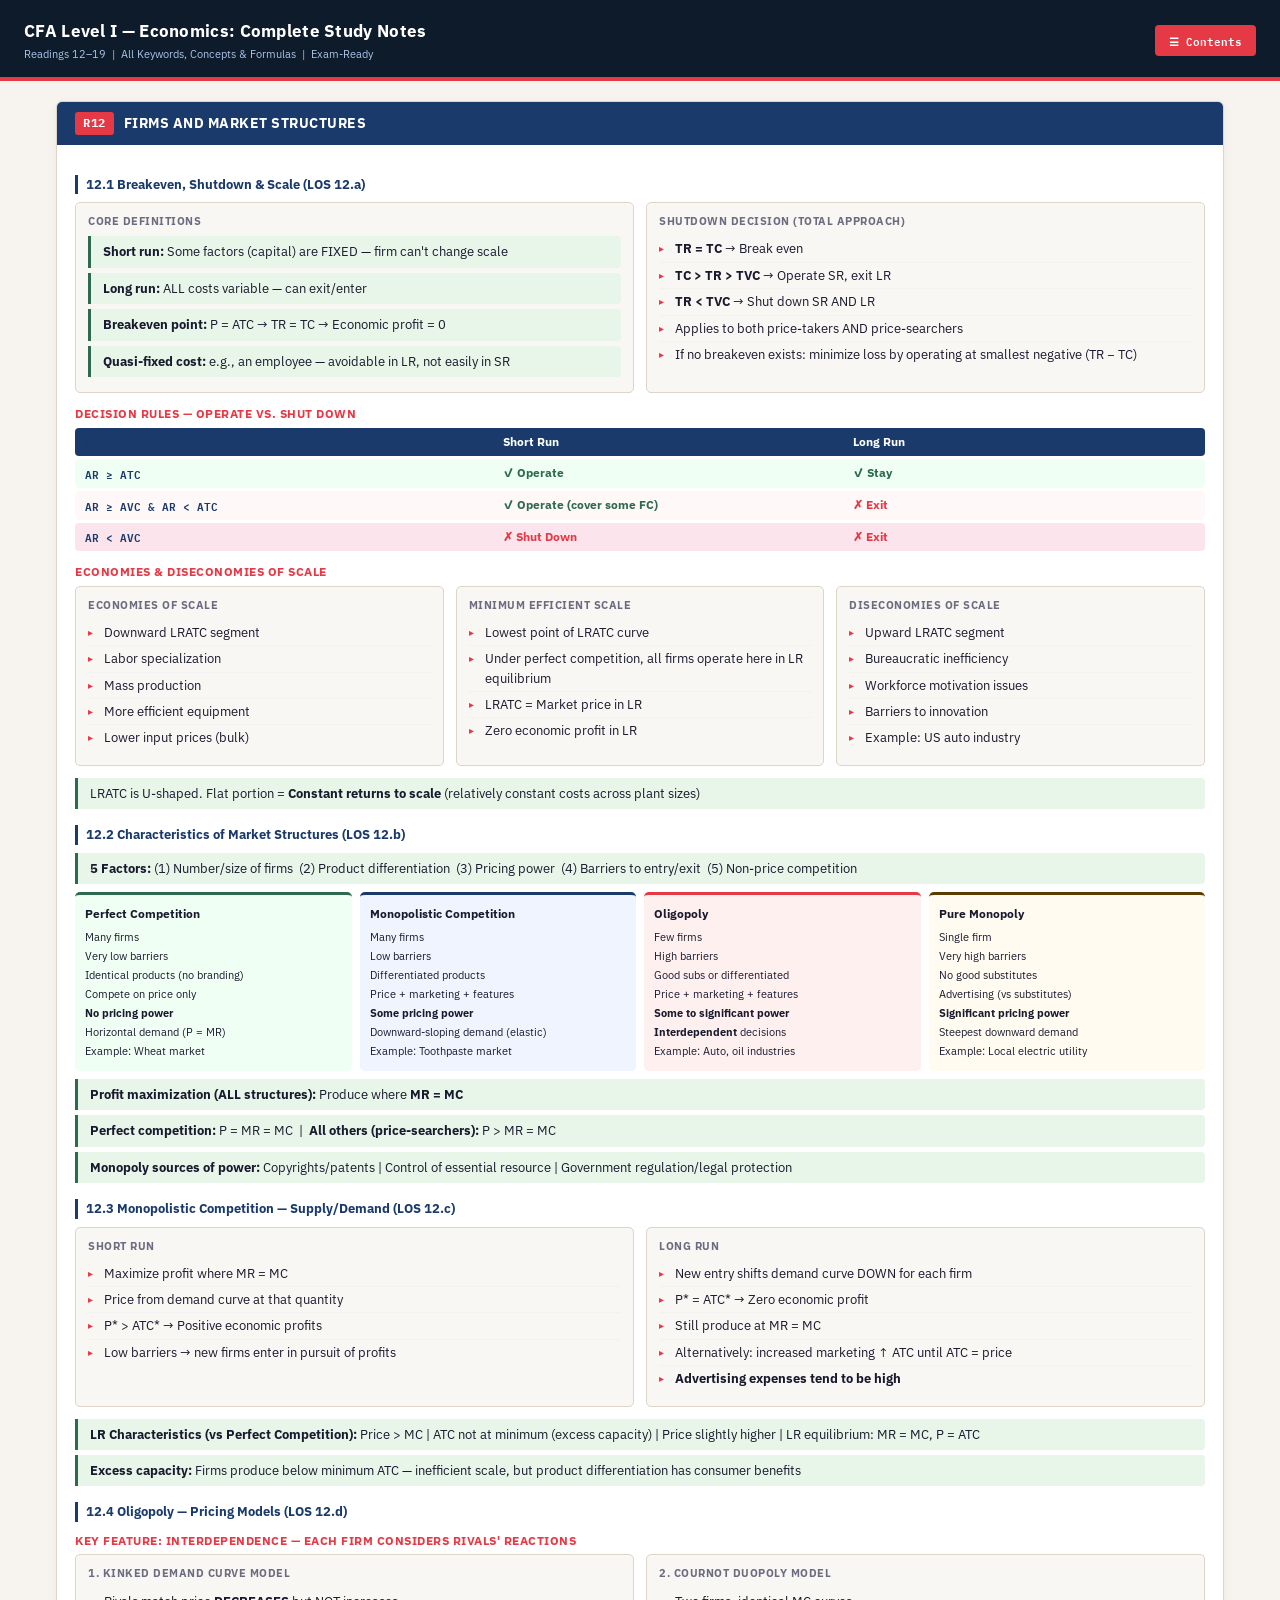
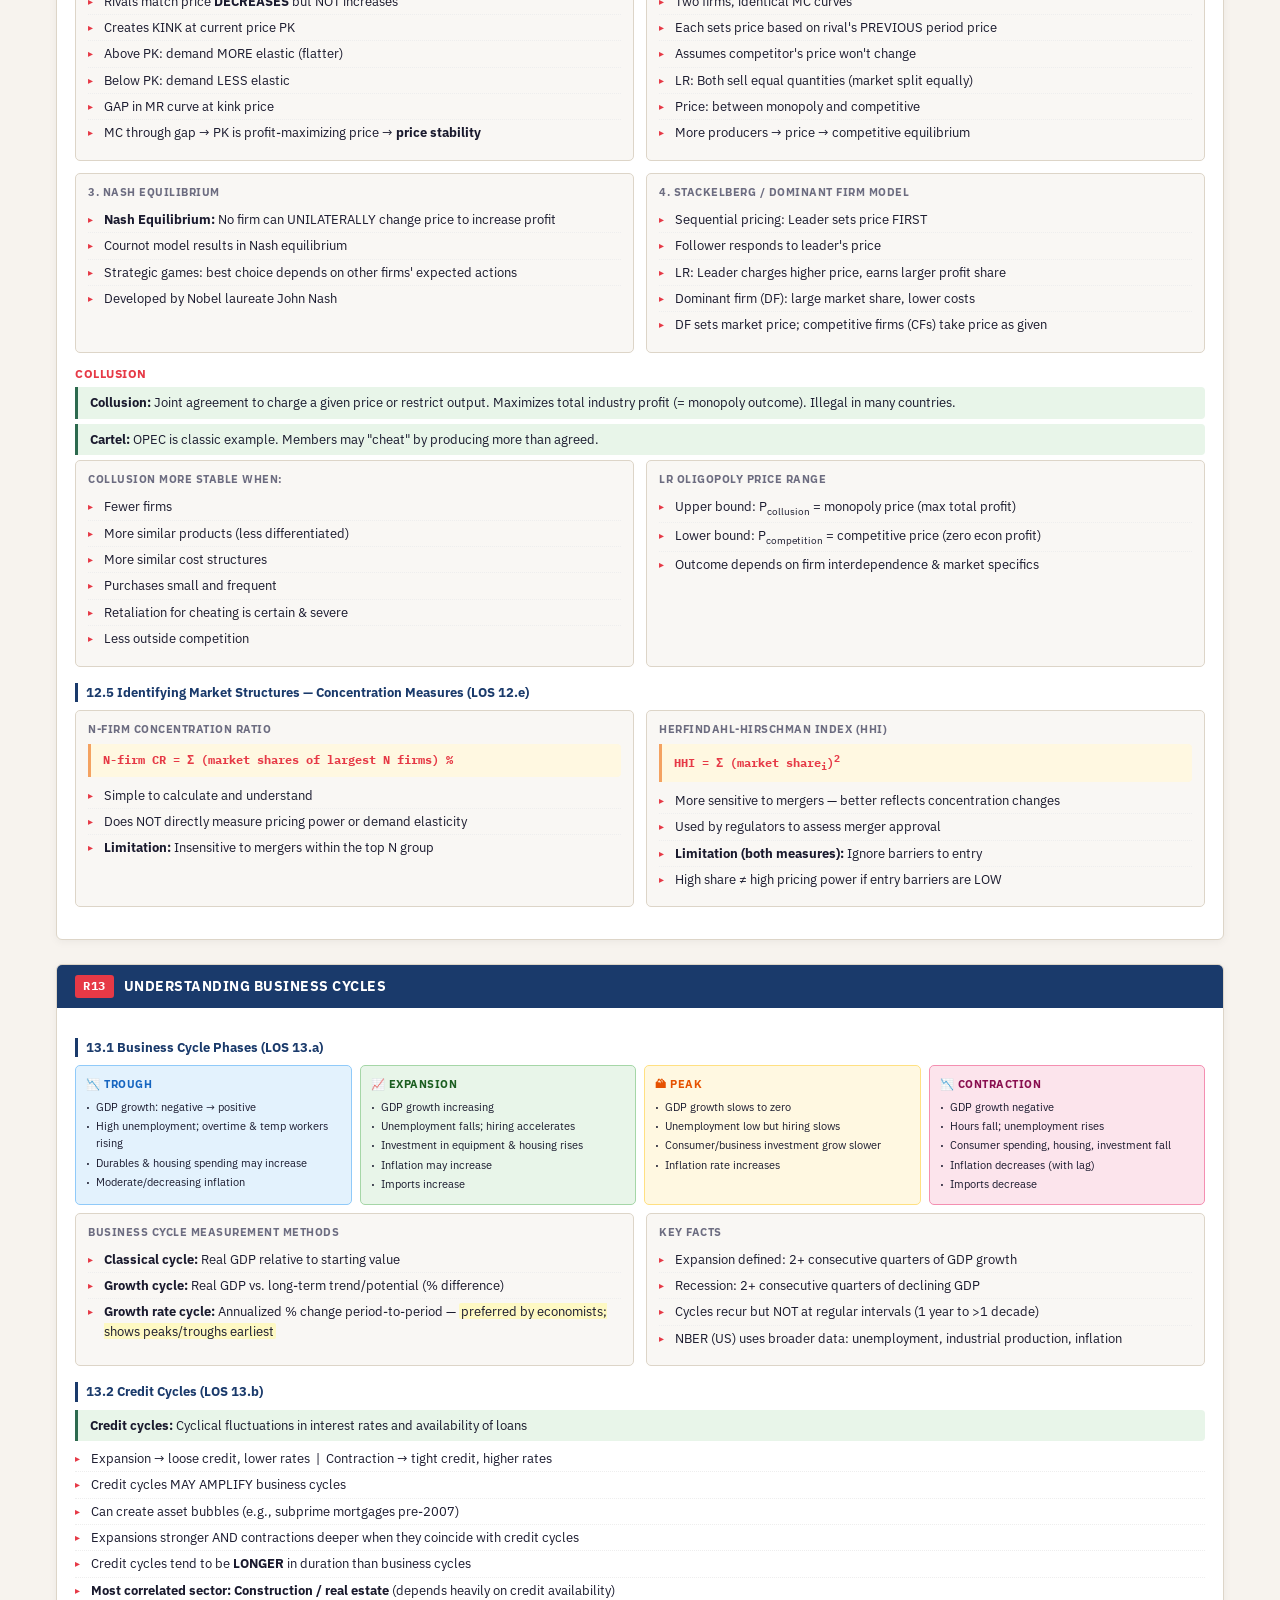
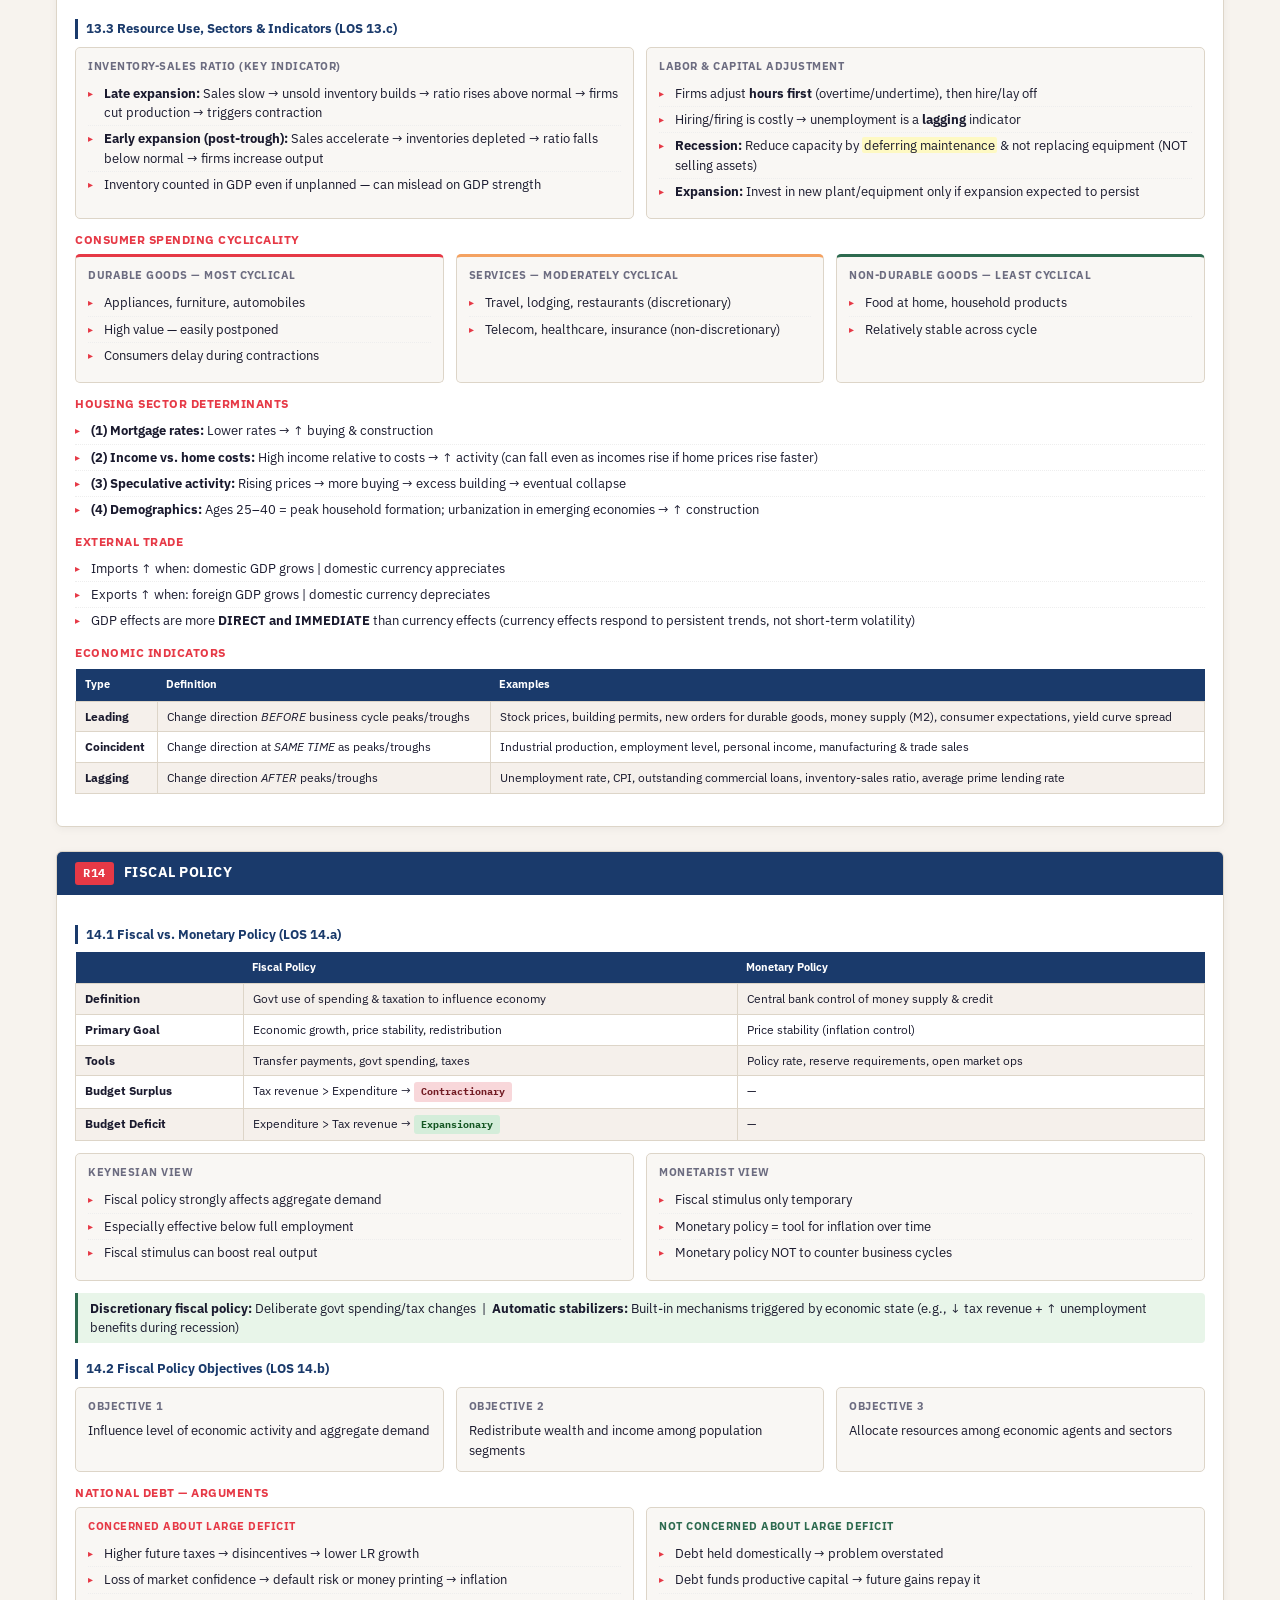
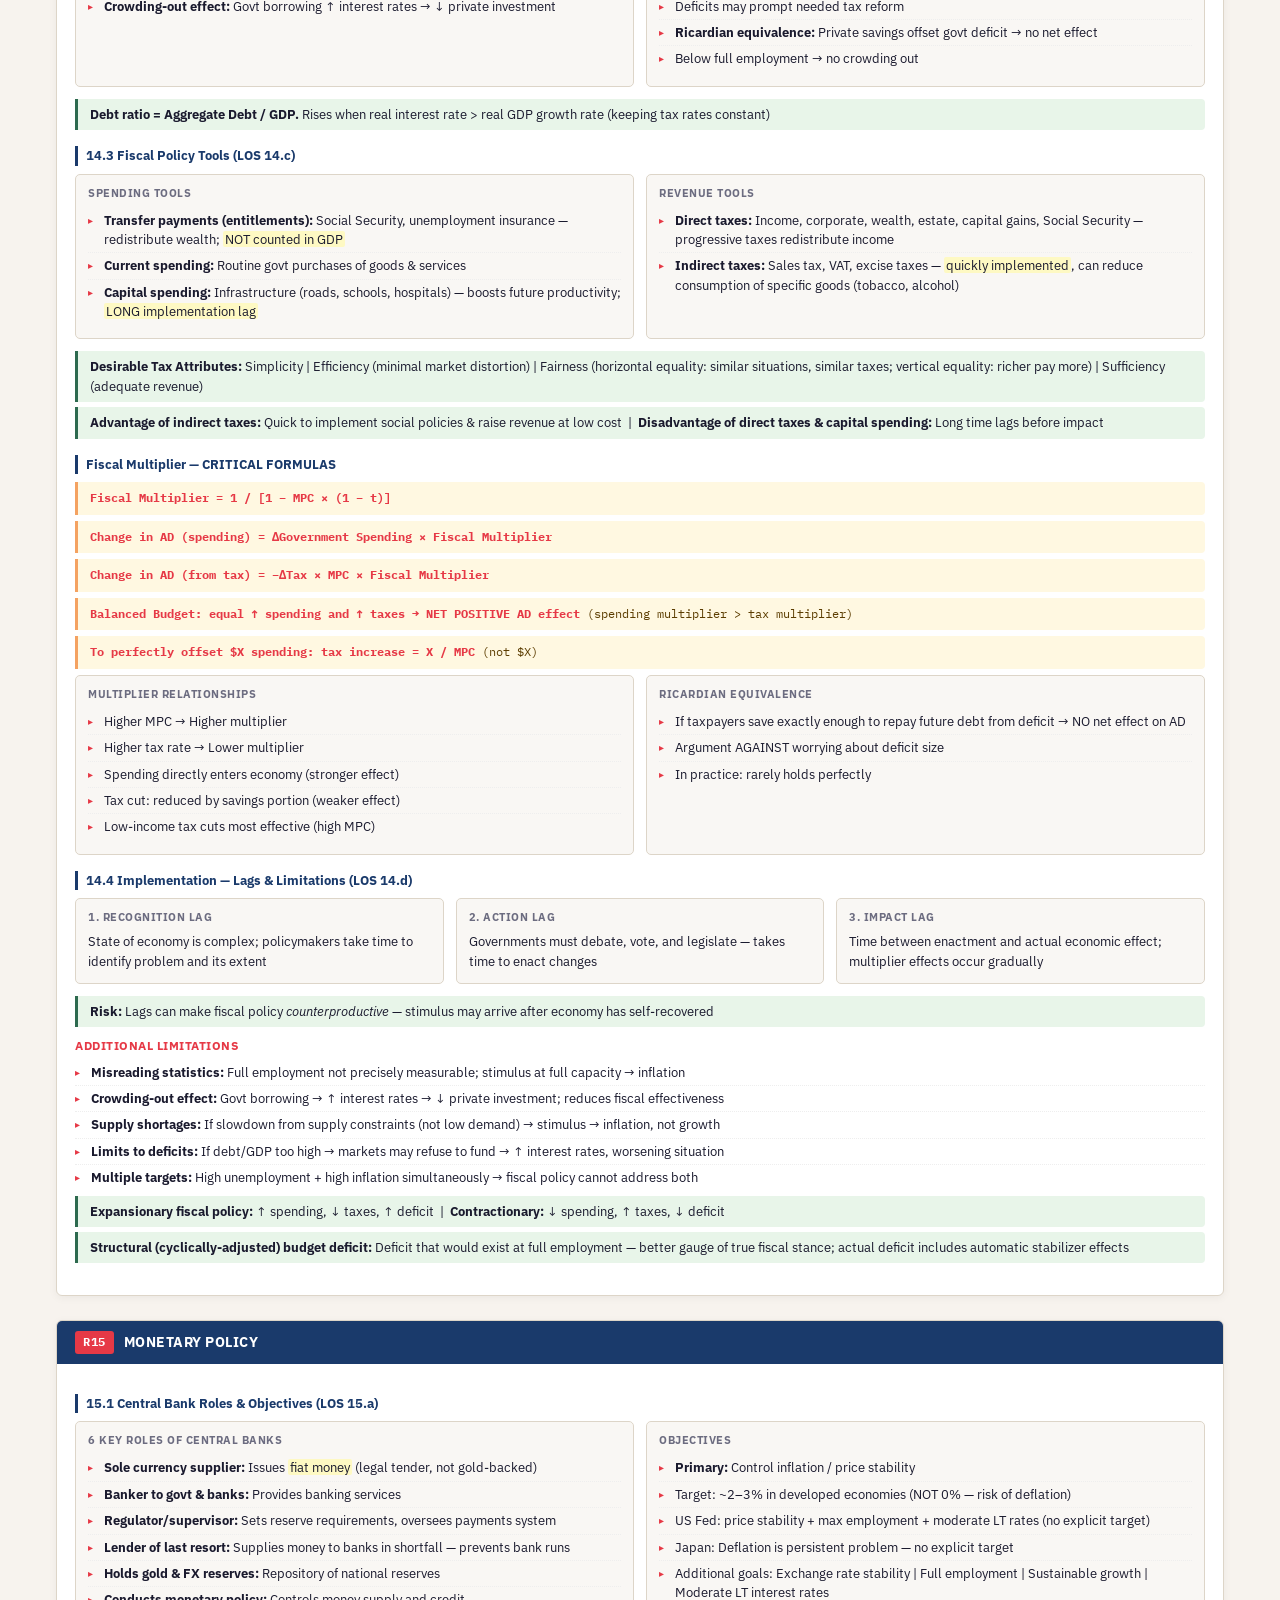
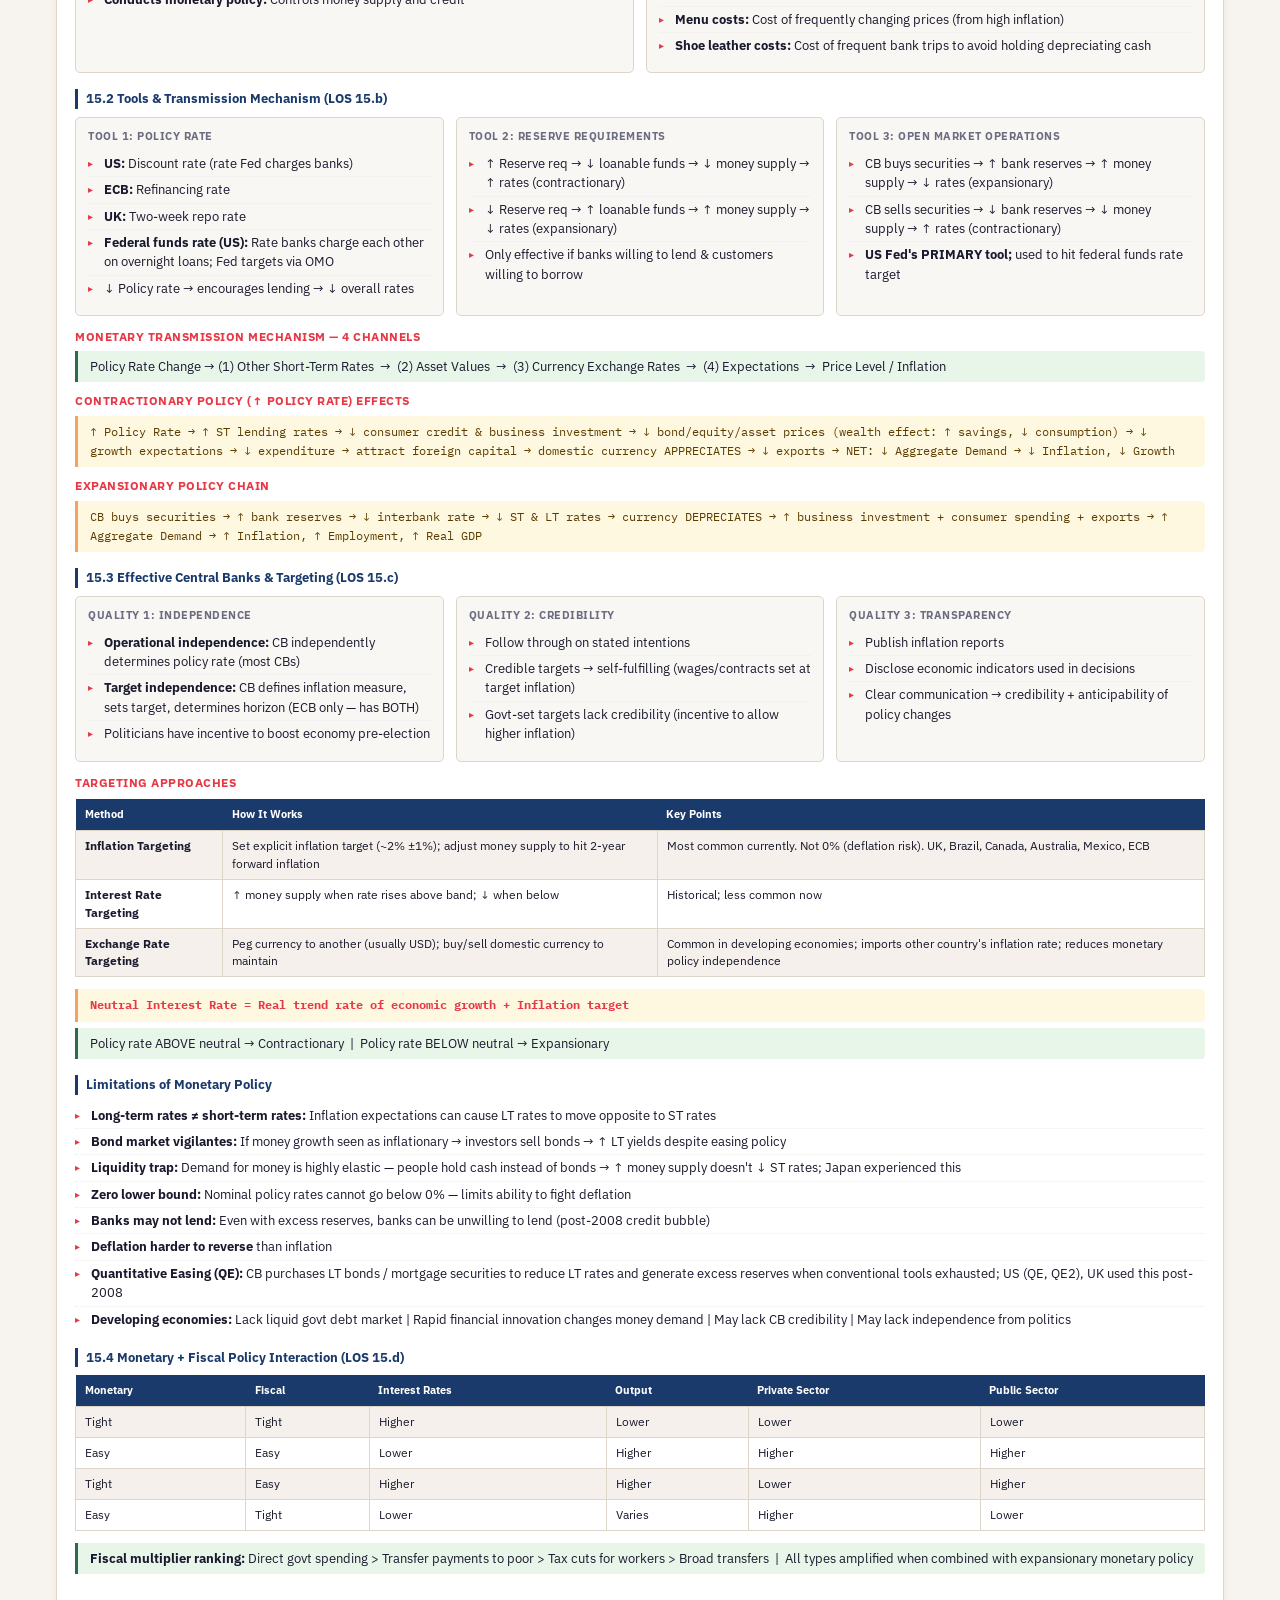
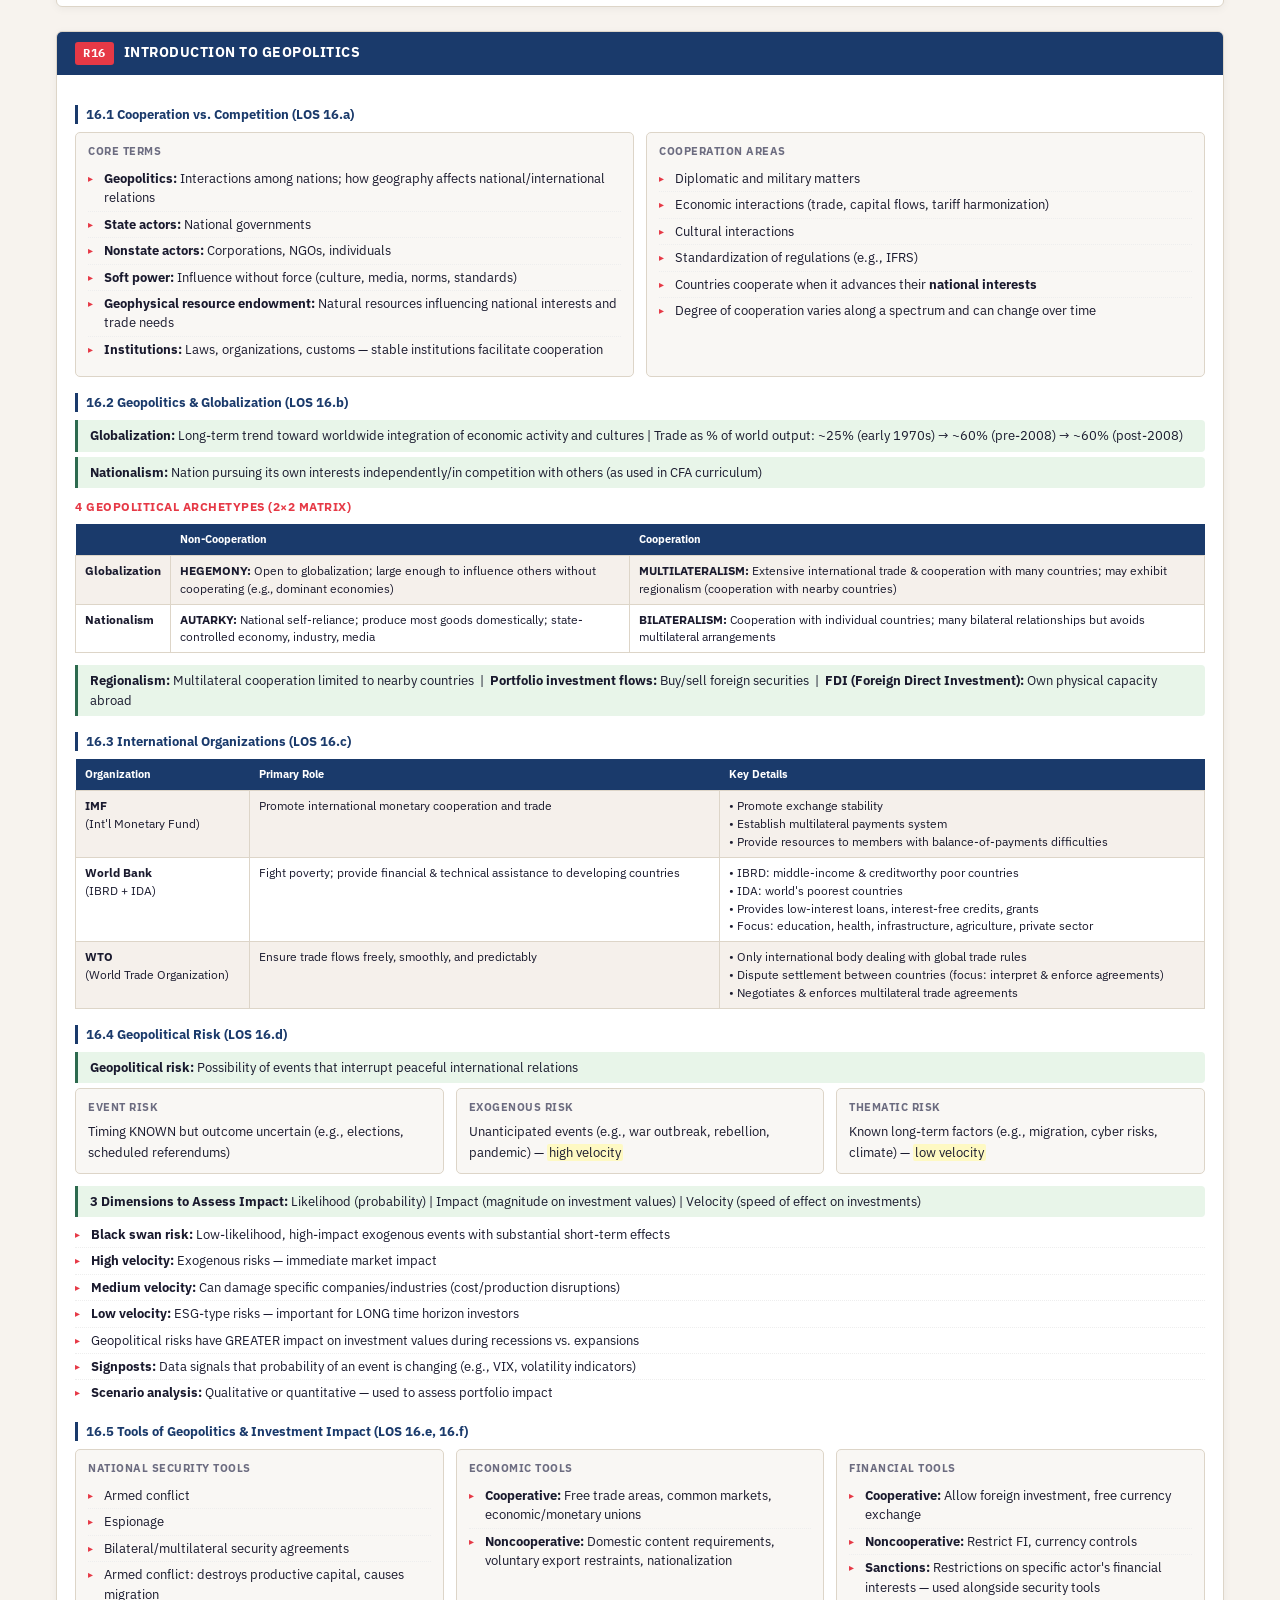
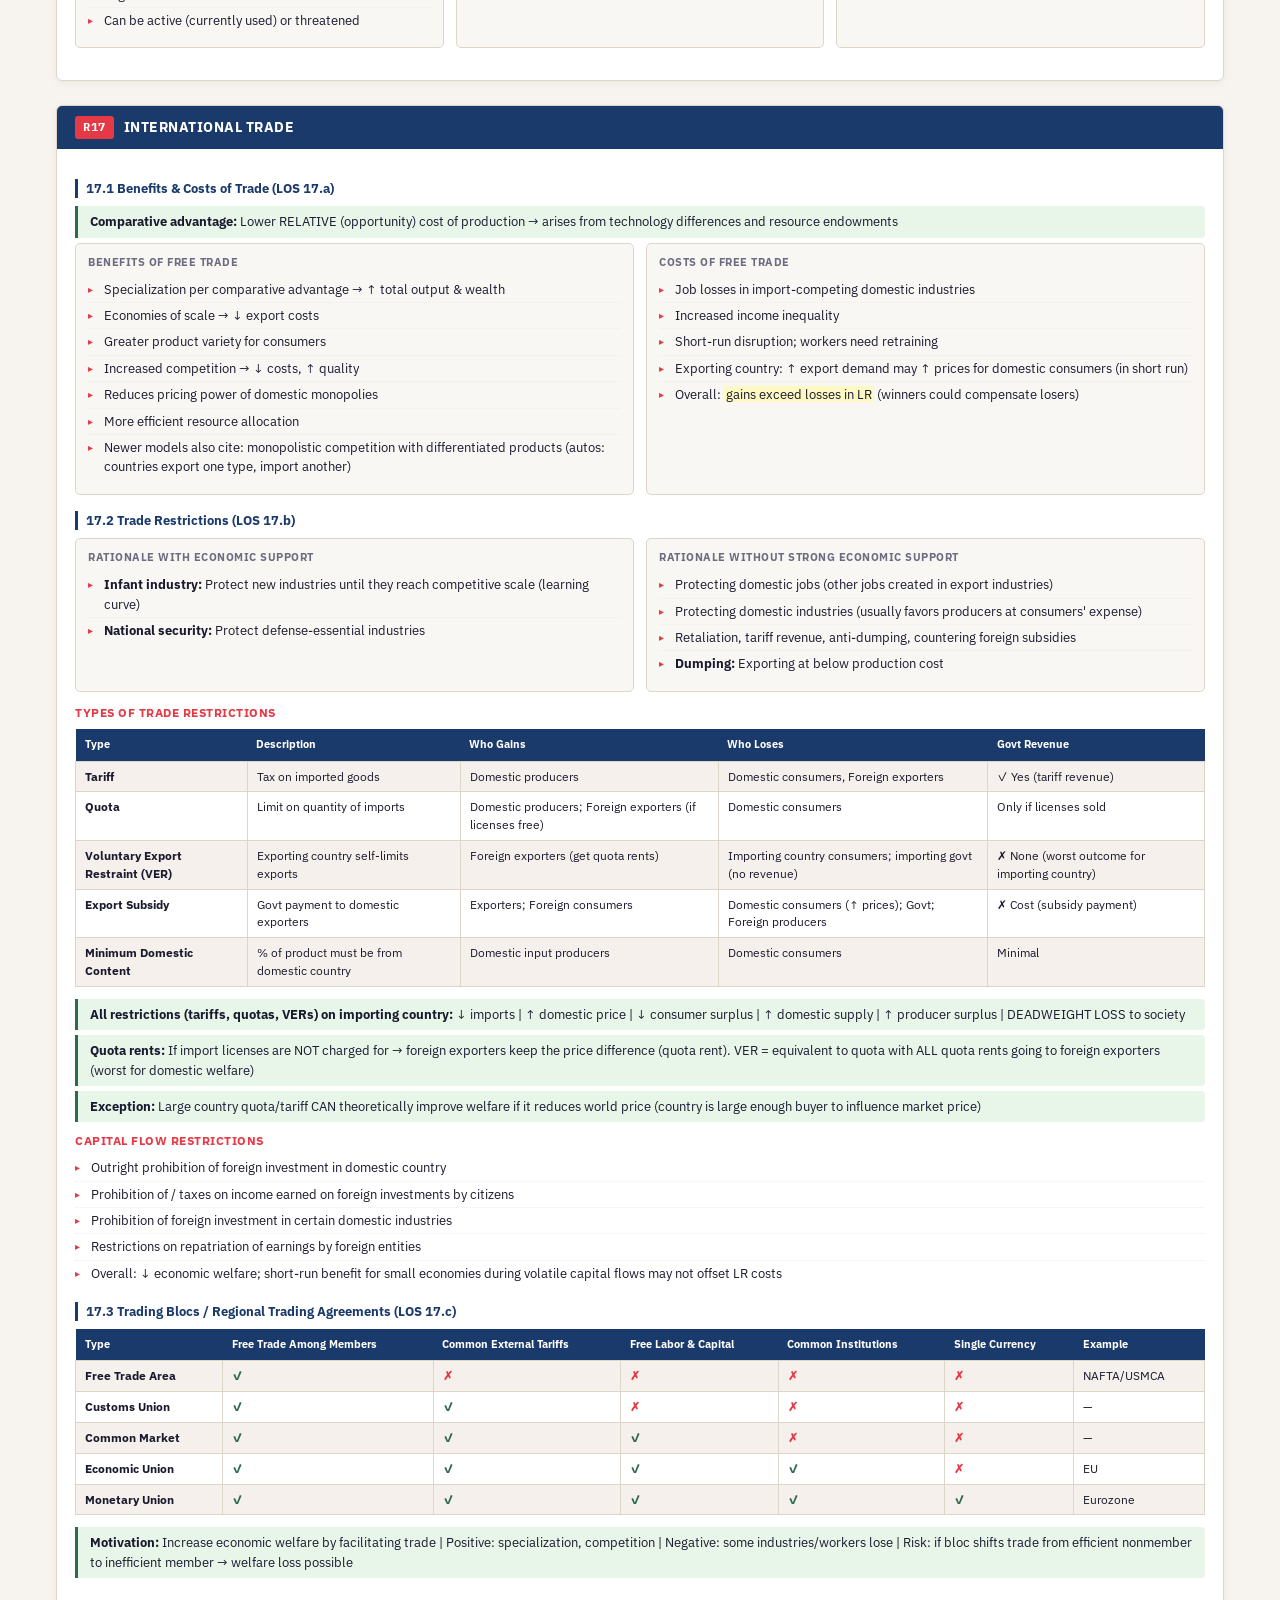
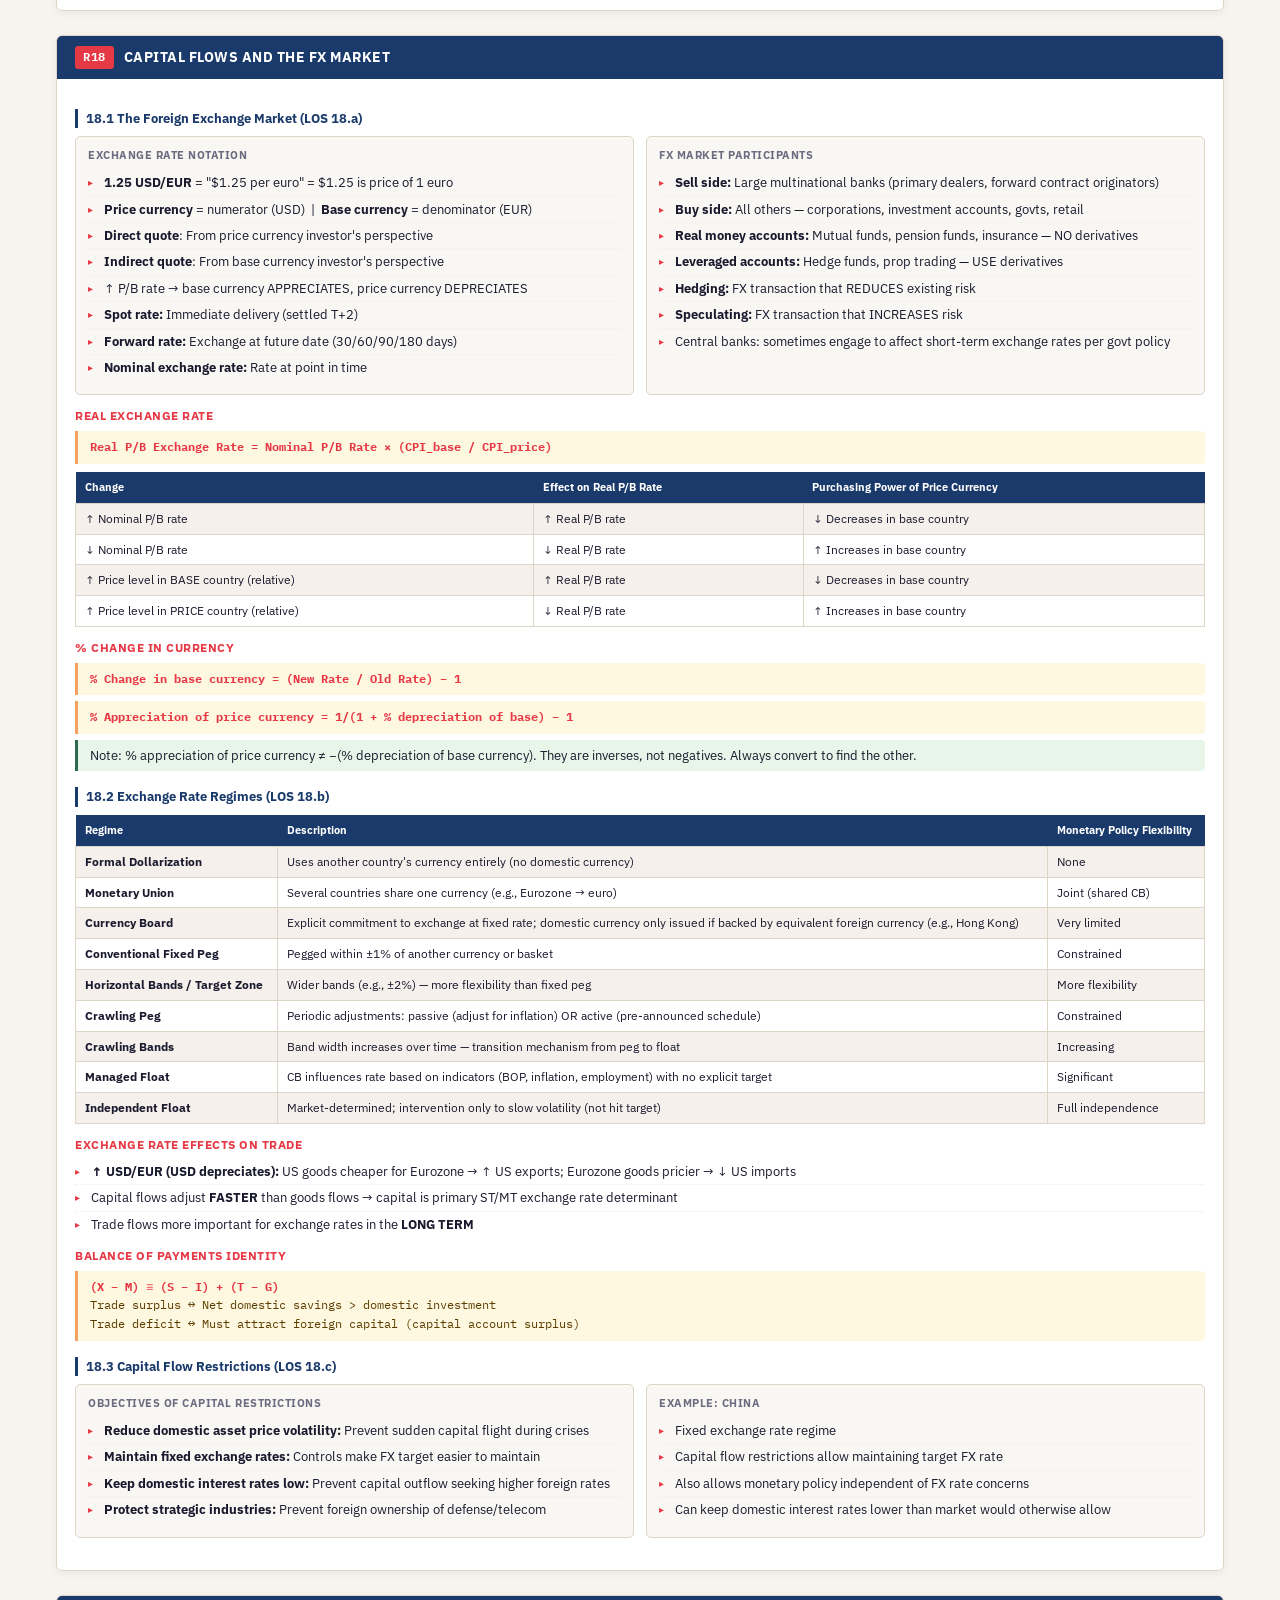
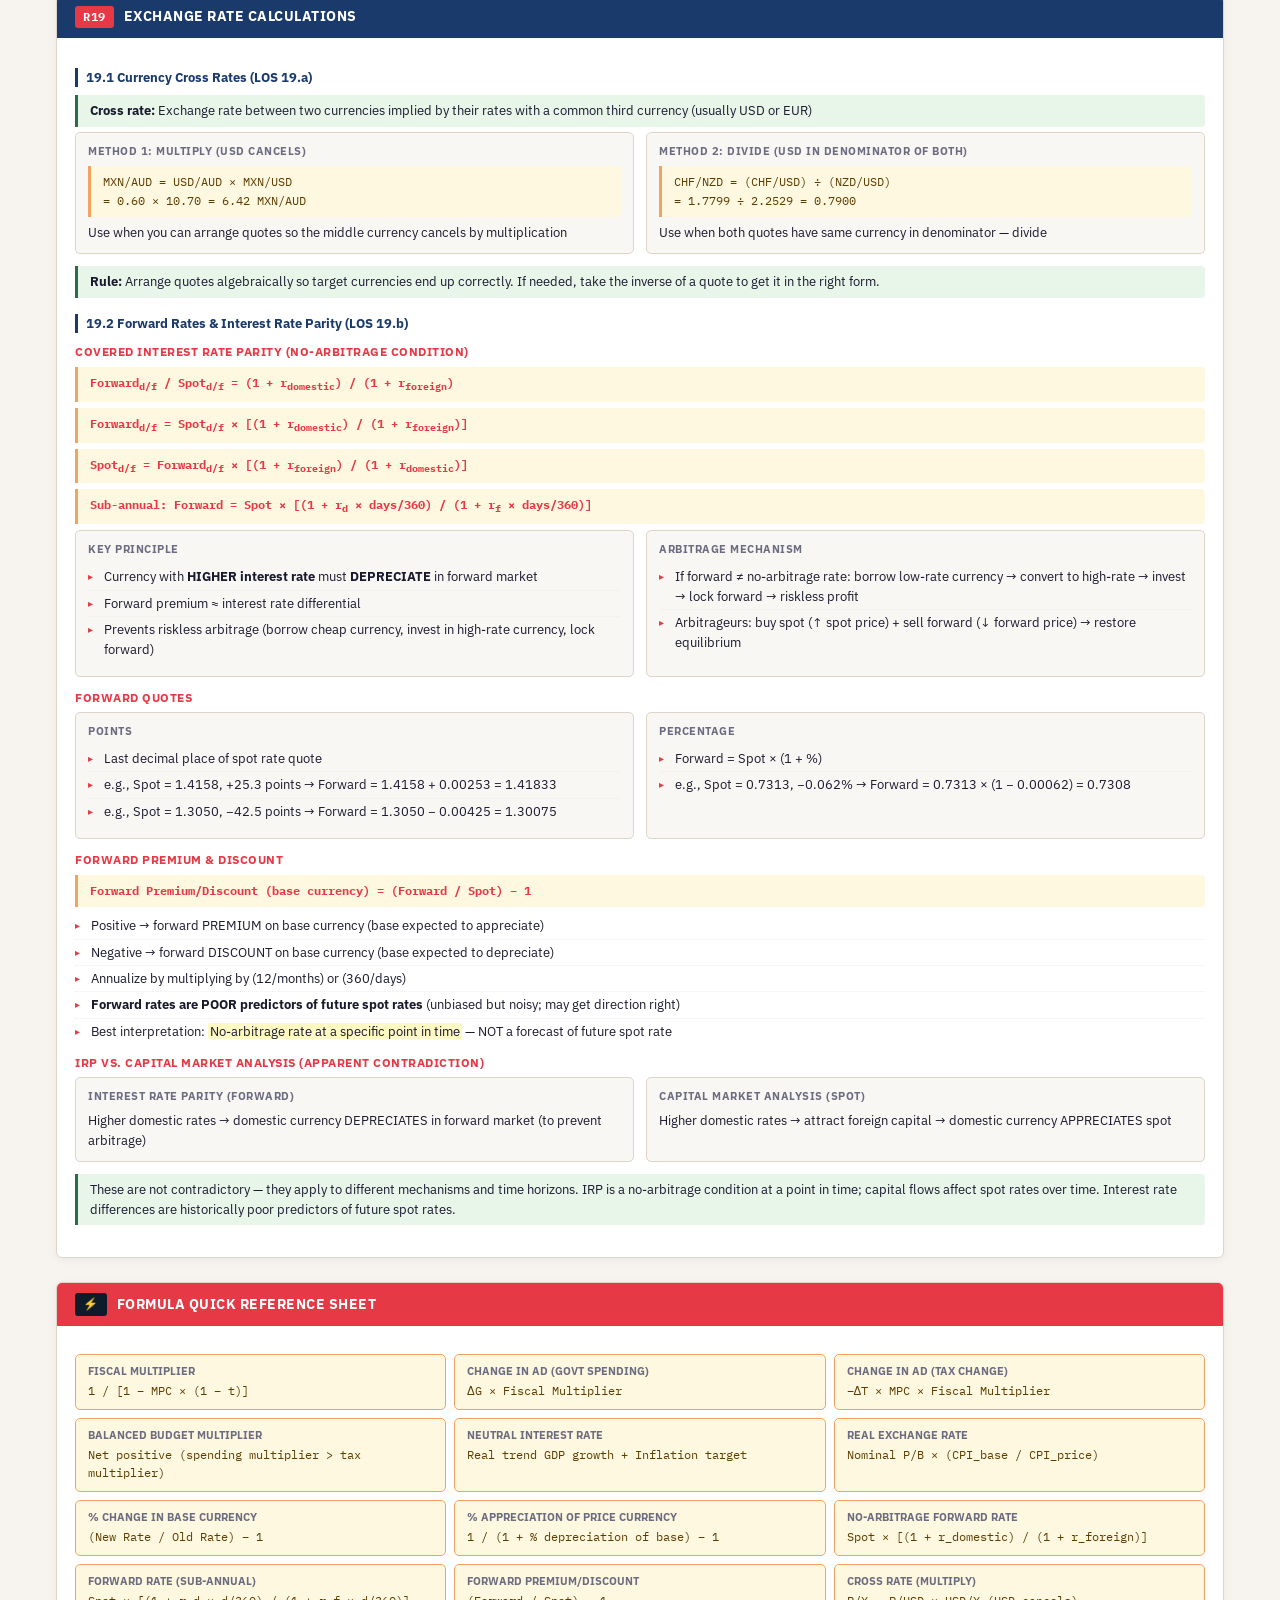
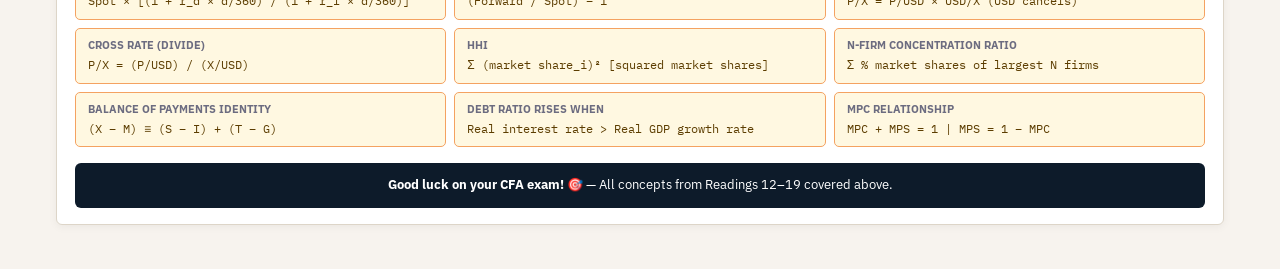
<file: CFA_Eco_Notes.html>
<!DOCTYPE html>
<html lang="en">
<head>
<meta charset="UTF-8">
<meta name="viewport" content="width=device-width, initial-scale=1.0">
<title>CFA Level I — Economics Study Notes (R12–R19)</title>
<link href="https://fonts.googleapis.com/css2?family=IBM+Plex+Mono:wght@400;600&family=IBM+Plex+Sans:ital,wght@0,400;0,600;0,700;1,400&display=swap" rel="stylesheet">
<style>
  :root {
    --navy: #0d1b2a;
    --blue: #1a3a6b;
    --accent: #e63946;
    --gold: #f4a261;
    --green: #2d6a4f;
    --teal: #2a9d8f;
    --bg: #f7f3ee;
    --card: #ffffff;
    --border: #ddd5c8;
    --text: #1a1a2e;
    --muted: #6c6c80;
    --formula-bg: #fff8e1;
    --formula-border: #f4a261;
    --kw-bg: #e8f5e9;
    --kw-border: #2d6a4f;
    --reading-bar: #1a3a6b;
  }
  * { box-sizing: border-box; margin: 0; padding: 0; }
  body {
    font-family: 'IBM Plex Sans', sans-serif;
    background: var(--bg);
    color: var(--text);
    font-size: 13px;
    line-height: 1.55;
  }
  /* HEADER */
  .site-header {
    background: var(--navy);
    color: white;
    padding: 18px 24px 14px;
    border-bottom: 4px solid var(--accent);
    position: sticky; top: 0; z-index: 100;
    display: flex; align-items: center; justify-content: space-between;
    flex-wrap: wrap; gap: 8px;
  }
  .site-header h1 { font-size: 17px; font-weight: 700; letter-spacing: 0.3px; }
  .site-header p  { font-size: 11px; color: #aac4e8; margin-top: 2px; }
  .toc-toggle {
    background: var(--accent); border: none; color: white;
    padding: 6px 14px; border-radius: 4px; cursor: pointer;
    font-family: 'IBM Plex Mono', monospace; font-size: 11px; font-weight: 600;
  }
  /* TOC */
  #toc {
    background: var(--navy); color: white;
    padding: 16px 24px; display: none;
    border-bottom: 2px solid var(--accent);
  }
  #toc.open { display: block; }
  #toc ul { list-style: none; display: flex; flex-wrap: wrap; gap: 8px 24px; }
  #toc a { color: #aac4e8; text-decoration: none; font-size: 11.5px; }
  #toc a:hover { color: var(--gold); }
  /* LAYOUT */
  .container { max-width: 1200px; margin: 0 auto; padding: 20px 16px; }
  /* READING SECTION */
  .reading {
    background: var(--card);
    border-radius: 6px;
    margin-bottom: 24px;
    border: 1px solid var(--border);
    overflow: hidden;
    box-shadow: 0 2px 8px rgba(0,0,0,0.05);
  }
  .reading-header {
    background: var(--blue);
    color: white;
    padding: 10px 18px;
    font-size: 14px;
    font-weight: 700;
    letter-spacing: 0.5px;
    display: flex; align-items: center; gap: 10px;
  }
  .reading-header .rnum {
    background: var(--accent);
    padding: 2px 8px;
    border-radius: 3px;
    font-family: 'IBM Plex Mono', monospace;
    font-size: 12px;
  }
  .reading-body { padding: 16px 18px; }
  /* MODULES */
  .module { margin-bottom: 16px; }
  .module-title {
    font-size: 12.5px; font-weight: 700;
    color: var(--blue);
    border-left: 3px solid var(--blue);
    padding-left: 8px;
    margin-bottom: 8px;
    margin-top: 14px;
  }
  .section-title {
    font-size: 11.5px; font-weight: 700;
    color: var(--accent);
    margin: 10px 0 5px;
    text-transform: uppercase;
    letter-spacing: 0.5px;
  }
  /* CARDS */
  .two-col { display: grid; grid-template-columns: 1fr 1fr; gap: 12px; margin-bottom: 12px; }
  .three-col { display: grid; grid-template-columns: 1fr 1fr 1fr; gap: 12px; margin-bottom: 12px; }
  @media(max-width:700px) { .two-col, .three-col { grid-template-columns: 1fr; } }
  .card {
    background: #f9f7f4;
    border: 1px solid var(--border);
    border-radius: 5px;
    padding: 10px 12px;
  }
  .card-title {
    font-size: 11px; font-weight: 700; text-transform: uppercase;
    letter-spacing: 0.5px; color: var(--muted); margin-bottom: 6px;
  }
  /* FORMULA BOX */
  .formula {
    background: var(--formula-bg);
    border-left: 3px solid var(--formula-border);
    padding: 7px 12px;
    margin: 6px 0;
    border-radius: 0 4px 4px 0;
    font-family: 'IBM Plex Mono', monospace;
    font-size: 12px;
    color: #5c3d00;
  }
  .formula strong { color: var(--accent); }
  /* KEYWORD BOX */
  .kw {
    background: var(--kw-bg);
    border-left: 3px solid var(--kw-border);
    padding: 6px 12px;
    margin: 5px 0;
    border-radius: 0 4px 4px 0;
    font-size: 12.5px;
  }
  /* BULLET LIST */
  ul.notes { list-style: none; padding: 0; margin: 4px 0; }
  ul.notes li {
    padding: 3px 0 3px 16px;
    position: relative;
    font-size: 12.5px;
    border-bottom: 1px dotted #eee;
  }
  ul.notes li:last-child { border-bottom: none; }
  ul.notes li::before { content: "▸"; position: absolute; left: 0; color: var(--accent); font-size: 10px; top: 5px; }
  /* TABLES */
  .tbl-wrap { overflow-x: auto; margin: 8px 0 12px; }
  table {
    width: 100%; border-collapse: collapse;
    font-size: 11.5px;
  }
  th {
    background: var(--blue); color: white;
    padding: 7px 9px; text-align: left;
    font-weight: 700; font-size: 11px;
  }
  td { padding: 6px 9px; border: 1px solid var(--border); vertical-align: top; }
  tr:nth-child(even) td { background: #f5f0eb; }
  tr:nth-child(odd) td { background: white; }
  .tick { color: var(--green); font-weight: 700; }
  .cross { color: var(--accent); font-weight: 700; }
  /* FORMULA GRID */
  .formula-grid {
    display: grid;
    grid-template-columns: repeat(auto-fill, minmax(280px, 1fr));
    gap: 8px;
    margin-top: 12px;
  }
  .fg-item {
    background: var(--formula-bg);
    border: 1px solid var(--formula-border);
    border-radius: 5px;
    padding: 8px 12px;
  }
  .fg-label { font-size: 10.5px; text-transform: uppercase; color: var(--muted); font-weight: 700; margin-bottom: 3px; }
  .fg-formula { font-family: 'IBM Plex Mono', monospace; font-size: 12px; color: #5c3d00; }
  /* BADGE */
  .badge {
    display: inline-block;
    padding: 2px 7px;
    border-radius: 3px;
    font-size: 10px;
    font-weight: 700;
    font-family: 'IBM Plex Mono', monospace;
    margin-right: 4px;
  }
  .badge-exp { background: #d4edda; color: #155724; }
  .badge-con { background: #f8d7da; color: #721c24; }
  .badge-note { background: #fff3cd; color: #856404; }
  /* HIGHLIGHT */
  em.hi { font-style: normal; background: #fef9c3; padding: 0 2px; border-radius: 2px; }
  /* DECISION TABLE */
  .decision-row {
    display: flex; align-items: center; gap: 8px;
    padding: 5px 10px;
    margin: 3px 0;
    border-radius: 4px;
    font-size: 12px;
  }
  .dr-condition { font-family: 'IBM Plex Mono', monospace; font-size: 11px; flex: 1.2; color: var(--blue); font-weight: 600; }
  .dr-sr, .dr-lr { flex: 1; font-size: 12px; }
  .dr-operate { color: var(--green); font-weight: 700; }
  .dr-exit { color: var(--accent); font-weight: 700; }
  .dr-h { background: var(--blue); color: white; font-weight: 700; font-size: 11px; border-radius: 4px; }
  /* PHASE TABLE */
  .phase-grid {
    display: grid; grid-template-columns: repeat(4, 1fr); gap: 8px; margin: 8px 0;
  }
  .phase-card {
    border-radius: 5px; padding: 10px;
    border: 1px solid var(--border);
  }
  .phase-trough { background: #e3f2fd; border-color: #90caf9; }
  .phase-exp { background: #e8f5e9; border-color: #a5d6a7; }
  .phase-peak { background: #fff8e1; border-color: #ffe082; }
  .phase-con { background: #fce4ec; border-color: #f48fb1; }
  .phase-title { font-size: 11px; font-weight: 700; text-transform: uppercase; letter-spacing: 0.5px; margin-bottom: 5px; }
  .phase-card ul { list-style: none; }
  .phase-card ul li { font-size: 11px; padding: 1px 0 1px 10px; position: relative; }
  .phase-card ul li::before { content: "·"; position: absolute; left: 0; font-weight: 700; }
  @media(max-width:700px) { .phase-grid { grid-template-columns: 1fr 1fr; } }
  /* MARKET STRUCTURE MINI */
  .ms-grid { display: grid; grid-template-columns: repeat(4,1fr); gap: 8px; margin: 8px 0; }
  .ms-card { border-radius: 5px; padding: 10px; border-top: 3px solid; }
  .ms-pc { border-color: #2d6a4f; background: #f0fff4; }
  .ms-mc { border-color: #1a3a6b; background: #f0f4ff; }
  .ms-ol { border-color: #e63946; background: #fff0f0; }
  .ms-mo { border-color: #5c3d00; background: #fffbf0; }
  .ms-card h4 { font-size: 11.5px; font-weight: 700; margin-bottom: 5px; }
  .ms-card ul { list-style: none; }
  .ms-card ul li { font-size: 11px; padding: 1px 0; }
  @media(max-width:700px) { .ms-grid { grid-template-columns: 1fr 1fr; } }
  /* FORMULA SECTION HEADER */
  .formula-section-header {
    background: var(--accent);
    color: white;
    padding: 10px 18px;
    font-size: 14px;
    font-weight: 700;
    letter-spacing: 0.5px;
    border-radius: 6px 6px 0 0;
    margin-top: 24px;
  }
  /* PRINT */
  @media print {
    .site-header { position: static; }
    #toc { display: block !important; }
    .toc-toggle { display: none; }
    .reading { page-break-inside: avoid; }
  }
</style>
</head>
<body>

<header class="site-header">
  <div>
    <h1>CFA Level I — Economics: Complete Study Notes</h1>
    <p>Readings 12–19 &nbsp;|&nbsp; All Keywords, Concepts & Formulas &nbsp;|&nbsp; Exam-Ready</p>
  </div>
  <button class="toc-toggle" onclick="document.getElementById('toc').classList.toggle('open')">☰ Contents</button>
</header>

<nav id="toc">
  <ul>
    <li><a href="#r12">R12: Firms & Market Structures</a></li>
    <li><a href="#r13">R13: Business Cycles</a></li>
    <li><a href="#r14">R14: Fiscal Policy</a></li>
    <li><a href="#r15">R15: Monetary Policy</a></li>
    <li><a href="#r16">R16: Geopolitics</a></li>
    <li><a href="#r17">R17: International Trade</a></li>
    <li><a href="#r18">R18: Capital Flows & FX</a></li>
    <li><a href="#r19">R19: Exchange Rate Calculations</a></li>
    <li><a href="#formulas">Formula Sheet</a></li>
  </ul>
</nav>

<div class="container">

<!-- ══════════════════════════════════════════════════ -->
<!-- READING 12 -->
<!-- ══════════════════════════════════════════════════ -->
<div class="reading" id="r12">
  <div class="reading-header"><span class="rnum">R12</span> FIRMS AND MARKET STRUCTURES</div>
  <div class="reading-body">

    <div class="module">
      <div class="module-title">12.1 Breakeven, Shutdown & Scale (LOS 12.a)</div>
      <div class="two-col">
        <div class="card">
          <div class="card-title">Core Definitions</div>
          <div class="kw"><strong>Short run:</strong> Some factors (capital) are FIXED — firm can't change scale</div>
          <div class="kw"><strong>Long run:</strong> ALL costs variable — can exit/enter</div>
          <div class="kw"><strong>Breakeven point:</strong> P = ATC → TR = TC → Economic profit = 0</div>
          <div class="kw"><strong>Quasi-fixed cost:</strong> e.g., an employee — avoidable in LR, not easily in SR</div>
        </div>
        <div class="card">
          <div class="card-title">Shutdown Decision (Total Approach)</div>
          <ul class="notes">
            <li><strong>TR = TC</strong> → Break even</li>
            <li><strong>TC > TR > TVC</strong> → Operate SR, exit LR</li>
            <li><strong>TR &lt; TVC</strong> → Shut down SR AND LR</li>
            <li>Applies to both price-takers AND price-searchers</li>
            <li>If no breakeven exists: minimize loss by operating at smallest negative (TR − TC)</li>
          </ul>
        </div>
      </div>

      <div class="section-title">Decision Rules — Operate vs. Shut Down</div>
      <div class="decision-row dr-h">
        <span class="dr-condition">Condition</span>
        <span class="dr-sr">Short Run</span>
        <span class="dr-lr">Long Run</span>
      </div>
      <div class="decision-row" style="background:#f0fff4">
        <span class="dr-condition">AR ≥ ATC</span>
        <span class="dr-sr dr-operate">✓ Operate</span>
        <span class="dr-lr dr-operate">✓ Stay</span>
      </div>
      <div class="decision-row" style="background:#fff8f8">
        <span class="dr-condition">AR ≥ AVC &amp; AR &lt; ATC</span>
        <span class="dr-sr dr-operate">✓ Operate (cover some FC)</span>
        <span class="dr-lr dr-exit">✗ Exit</span>
      </div>
      <div class="decision-row" style="background:#fce4ec">
        <span class="dr-condition">AR &lt; AVC</span>
        <span class="dr-sr dr-exit">✗ Shut Down</span>
        <span class="dr-lr dr-exit">✗ Exit</span>
      </div>

      <div class="section-title" style="margin-top:12px">Economies & Diseconomies of Scale</div>
      <div class="three-col">
        <div class="card">
          <div class="card-title">Economies of Scale</div>
          <ul class="notes">
            <li>Downward LRATC segment</li>
            <li>Labor specialization</li>
            <li>Mass production</li>
            <li>More efficient equipment</li>
            <li>Lower input prices (bulk)</li>
          </ul>
        </div>
        <div class="card">
          <div class="card-title">Minimum Efficient Scale</div>
          <ul class="notes">
            <li>Lowest point of LRATC curve</li>
            <li>Under perfect competition, all firms operate here in LR equilibrium</li>
            <li>LRATC = Market price in LR</li>
            <li>Zero economic profit in LR</li>
          </ul>
        </div>
        <div class="card">
          <div class="card-title">Diseconomies of Scale</div>
          <ul class="notes">
            <li>Upward LRATC segment</li>
            <li>Bureaucratic inefficiency</li>
            <li>Workforce motivation issues</li>
            <li>Barriers to innovation</li>
            <li>Example: US auto industry</li>
          </ul>
        </div>
      </div>
      <div class="kw">LRATC is U-shaped. Flat portion = <strong>Constant returns to scale</strong> (relatively constant costs across plant sizes)</div>
    </div>

    <div class="module">
      <div class="module-title">12.2 Characteristics of Market Structures (LOS 12.b)</div>
      <div class="kw"><strong>5 Factors:</strong> (1) Number/size of firms &nbsp;(2) Product differentiation &nbsp;(3) Pricing power &nbsp;(4) Barriers to entry/exit &nbsp;(5) Non-price competition</div>
      <div class="ms-grid">
        <div class="ms-card ms-pc">
          <h4>Perfect Competition</h4>
          <ul>
            <li>Many firms</li>
            <li>Very low barriers</li>
            <li>Identical products (no branding)</li>
            <li>Compete on price only</li>
            <li><strong>No pricing power</strong></li>
            <li>Horizontal demand (P = MR)</li>
            <li>Example: Wheat market</li>
          </ul>
        </div>
        <div class="ms-card ms-mc">
          <h4>Monopolistic Competition</h4>
          <ul>
            <li>Many firms</li>
            <li>Low barriers</li>
            <li>Differentiated products</li>
            <li>Price + marketing + features</li>
            <li><strong>Some pricing power</strong></li>
            <li>Downward-sloping demand (elastic)</li>
            <li>Example: Toothpaste market</li>
          </ul>
        </div>
        <div class="ms-card ms-ol">
          <h4>Oligopoly</h4>
          <ul>
            <li>Few firms</li>
            <li>High barriers</li>
            <li>Good subs or differentiated</li>
            <li>Price + marketing + features</li>
            <li><strong>Some to significant power</strong></li>
            <li><strong>Interdependent</strong> decisions</li>
            <li>Example: Auto, oil industries</li>
          </ul>
        </div>
        <div class="ms-card ms-mo">
          <h4>Pure Monopoly</h4>
          <ul>
            <li>Single firm</li>
            <li>Very high barriers</li>
            <li>No good substitutes</li>
            <li>Advertising (vs substitutes)</li>
            <li><strong>Significant pricing power</strong></li>
            <li>Steepest downward demand</li>
            <li>Example: Local electric utility</li>
          </ul>
        </div>
      </div>
      <div class="kw"><strong>Profit maximization (ALL structures):</strong> Produce where <strong>MR = MC</strong></div>
      <div class="kw"><strong>Perfect competition:</strong> P = MR = MC &nbsp;|&nbsp; <strong>All others (price-searchers):</strong> P &gt; MR = MC</div>
      <div class="kw"><strong>Monopoly sources of power:</strong> Copyrights/patents | Control of essential resource | Government regulation/legal protection</div>
    </div>

    <div class="module">
      <div class="module-title">12.3 Monopolistic Competition — Supply/Demand (LOS 12.c)</div>
      <div class="two-col">
        <div class="card">
          <div class="card-title">Short Run</div>
          <ul class="notes">
            <li>Maximize profit where MR = MC</li>
            <li>Price from demand curve at that quantity</li>
            <li>P* > ATC* → Positive economic profits</li>
            <li>Low barriers → new firms enter in pursuit of profits</li>
          </ul>
        </div>
        <div class="card">
          <div class="card-title">Long Run</div>
          <ul class="notes">
            <li>New entry shifts demand curve DOWN for each firm</li>
            <li>P* = ATC* → Zero economic profit</li>
            <li>Still produce at MR = MC</li>
            <li>Alternatively: increased marketing ↑ ATC until ATC = price</li>
            <li><strong>Advertising expenses tend to be high</strong></li>
          </ul>
        </div>
      </div>
      <div class="kw"><strong>LR Characteristics (vs Perfect Competition):</strong> Price > MC | ATC not at minimum (excess capacity) | Price slightly higher | LR equilibrium: MR = MC, P = ATC</div>
      <div class="kw"><strong>Excess capacity:</strong> Firms produce below minimum ATC — inefficient scale, but product differentiation has consumer benefits</div>
    </div>

    <div class="module">
      <div class="module-title">12.4 Oligopoly — Pricing Models (LOS 12.d)</div>
      <div class="section-title">Key Feature: INTERDEPENDENCE — each firm considers rivals' reactions</div>

      <div class="two-col">
        <div class="card">
          <div class="card-title">1. Kinked Demand Curve Model</div>
          <ul class="notes">
            <li>Rivals match price <strong>DECREASES</strong> but NOT increases</li>
            <li>Creates KINK at current price PK</li>
            <li>Above PK: demand MORE elastic (flatter)</li>
            <li>Below PK: demand LESS elastic</li>
            <li>GAP in MR curve at kink price</li>
            <li>MC through gap → PK is profit-maximizing price → <strong>price stability</strong></li>
          </ul>
        </div>
        <div class="card">
          <div class="card-title">2. Cournot Duopoly Model</div>
          <ul class="notes">
            <li>Two firms, identical MC curves</li>
            <li>Each sets price based on rival's PREVIOUS period price</li>
            <li>Assumes competitor's price won't change</li>
            <li>LR: Both sell equal quantities (market split equally)</li>
            <li>Price: between monopoly and competitive</li>
            <li>More producers → price → competitive equilibrium</li>
          </ul>
        </div>
      </div>
      <div class="two-col">
        <div class="card">
          <div class="card-title">3. Nash Equilibrium</div>
          <ul class="notes">
            <li><strong>Nash Equilibrium:</strong> No firm can UNILATERALLY change price to increase profit</li>
            <li>Cournot model results in Nash equilibrium</li>
            <li>Strategic games: best choice depends on other firms' expected actions</li>
            <li>Developed by Nobel laureate John Nash</li>
          </ul>
        </div>
        <div class="card">
          <div class="card-title">4. Stackelberg / Dominant Firm Model</div>
          <ul class="notes">
            <li>Sequential pricing: Leader sets price FIRST</li>
            <li>Follower responds to leader's price</li>
            <li>LR: Leader charges higher price, earns larger profit share</li>
            <li>Dominant firm (DF): large market share, lower costs</li>
            <li>DF sets market price; competitive firms (CFs) take price as given</li>
          </ul>
        </div>
      </div>

      <div class="section-title">Collusion</div>
      <div class="kw"><strong>Collusion:</strong> Joint agreement to charge a given price or restrict output. Maximizes total industry profit (= monopoly outcome). Illegal in many countries.</div>
      <div class="kw"><strong>Cartel:</strong> OPEC is classic example. Members may "cheat" by producing more than agreed.</div>
      <div class="two-col">
        <div class="card">
          <div class="card-title">Collusion MORE Stable When:</div>
          <ul class="notes">
            <li>Fewer firms</li>
            <li>More similar products (less differentiated)</li>
            <li>More similar cost structures</li>
            <li>Purchases small and frequent</li>
            <li>Retaliation for cheating is certain &amp; severe</li>
            <li>Less outside competition</li>
          </ul>
        </div>
        <div class="card">
          <div class="card-title">LR Oligopoly Price Range</div>
          <ul class="notes">
            <li>Upper bound: P<sub>collusion</sub> = monopoly price (max total profit)</li>
            <li>Lower bound: P<sub>competition</sub> = competitive price (zero econ profit)</li>
            <li>Outcome depends on firm interdependence &amp; market specifics</li>
          </ul>
        </div>
      </div>
    </div>

    <div class="module">
      <div class="module-title">12.5 Identifying Market Structures — Concentration Measures (LOS 12.e)</div>
      <div class="two-col">
        <div class="card">
          <div class="card-title">N-firm Concentration Ratio</div>
          <div class="formula"><strong>N-firm CR = Σ (market shares of largest N firms) %</strong></div>
          <ul class="notes">
            <li>Simple to calculate and understand</li>
            <li>Does NOT directly measure pricing power or demand elasticity</li>
            <li><strong>Limitation:</strong> Insensitive to mergers within the top N group</li>
          </ul>
        </div>
        <div class="card">
          <div class="card-title">Herfindahl-Hirschman Index (HHI)</div>
          <div class="formula"><strong>HHI = Σ (market share<sub>i</sub>)<sup>2</sup></strong></div>
          <ul class="notes">
            <li>More sensitive to mergers — better reflects concentration changes</li>
            <li>Used by regulators to assess merger approval</li>
            <li><strong>Limitation (both measures):</strong> Ignore barriers to entry</li>
            <li>High share ≠ high pricing power if entry barriers are LOW</li>
          </ul>
        </div>
      </div>
    </div>
  </div>
</div>

<!-- ══════════════════════════════════════════════════ -->
<!-- READING 13 -->
<!-- ══════════════════════════════════════════════════ -->
<div class="reading" id="r13">
  <div class="reading-header"><span class="rnum">R13</span> UNDERSTANDING BUSINESS CYCLES</div>
  <div class="reading-body">

    <div class="module">
      <div class="module-title">13.1 Business Cycle Phases (LOS 13.a)</div>
      <div class="phase-grid">
        <div class="phase-card phase-trough">
          <div class="phase-title" style="color:#1565c0">📉 Trough</div>
          <ul>
            <li>GDP growth: negative → positive</li>
            <li>High unemployment; overtime &amp; temp workers rising</li>
            <li>Durables &amp; housing spending may increase</li>
            <li>Moderate/decreasing inflation</li>
          </ul>
        </div>
        <div class="phase-card phase-exp">
          <div class="phase-title" style="color:#1b5e20">📈 Expansion</div>
          <ul>
            <li>GDP growth increasing</li>
            <li>Unemployment falls; hiring accelerates</li>
            <li>Investment in equipment &amp; housing rises</li>
            <li>Inflation may increase</li>
            <li>Imports increase</li>
          </ul>
        </div>
        <div class="phase-card phase-peak">
          <div class="phase-title" style="color:#e65100">🏔 Peak</div>
          <ul>
            <li>GDP growth slows to zero</li>
            <li>Unemployment low but hiring slows</li>
            <li>Consumer/business investment grow slower</li>
            <li>Inflation rate increases</li>
          </ul>
        </div>
        <div class="phase-card phase-con">
          <div class="phase-title" style="color:#880e4f">📉 Contraction</div>
          <ul>
            <li>GDP growth negative</li>
            <li>Hours fall; unemployment rises</li>
            <li>Consumer spending, housing, investment fall</li>
            <li>Inflation decreases (with lag)</li>
            <li>Imports decrease</li>
          </ul>
        </div>
      </div>
      <div class="two-col">
        <div class="card">
          <div class="card-title">Business Cycle Measurement Methods</div>
          <ul class="notes">
            <li><strong>Classical cycle:</strong> Real GDP relative to starting value</li>
            <li><strong>Growth cycle:</strong> Real GDP vs. long-term trend/potential (% difference)</li>
            <li><strong>Growth rate cycle:</strong> Annualized % change period-to-period — <em class="hi">preferred by economists; shows peaks/troughs earliest</em></li>
          </ul>
        </div>
        <div class="card">
          <div class="card-title">Key Facts</div>
          <ul class="notes">
            <li>Expansion defined: 2+ consecutive quarters of GDP growth</li>
            <li>Recession: 2+ consecutive quarters of declining GDP</li>
            <li>Cycles recur but NOT at regular intervals (1 year to &gt;1 decade)</li>
            <li>NBER (US) uses broader data: unemployment, industrial production, inflation</li>
          </ul>
        </div>
      </div>
    </div>

    <div class="module">
      <div class="module-title">13.2 Credit Cycles (LOS 13.b)</div>
      <div class="kw"><strong>Credit cycles:</strong> Cyclical fluctuations in interest rates and availability of loans</div>
      <ul class="notes">
        <li>Expansion → loose credit, lower rates &nbsp;|&nbsp; Contraction → tight credit, higher rates</li>
        <li>Credit cycles MAY AMPLIFY business cycles</li>
        <li>Can create asset bubbles (e.g., subprime mortgages pre-2007)</li>
        <li>Expansions stronger AND contractions deeper when they coincide with credit cycles</li>
        <li>Credit cycles tend to be <strong>LONGER</strong> in duration than business cycles</li>
        <li><strong>Most correlated sector: Construction / real estate</strong> (depends heavily on credit availability)</li>
      </ul>
    </div>

    <div class="module">
      <div class="module-title">13.3 Resource Use, Sectors & Indicators (LOS 13.c)</div>
      <div class="two-col">
        <div class="card">
          <div class="card-title">Inventory-Sales Ratio (Key Indicator)</div>
          <ul class="notes">
            <li><strong>Late expansion:</strong> Sales slow → unsold inventory builds → ratio rises above normal → firms cut production → triggers contraction</li>
            <li><strong>Early expansion (post-trough):</strong> Sales accelerate → inventories depleted → ratio falls below normal → firms increase output</li>
            <li>Inventory counted in GDP even if unplanned — can mislead on GDP strength</li>
          </ul>
        </div>
        <div class="card">
          <div class="card-title">Labor & Capital Adjustment</div>
          <ul class="notes">
            <li>Firms adjust <strong>hours first</strong> (overtime/undertime), then hire/lay off</li>
            <li>Hiring/firing is costly → unemployment is a <strong>lagging</strong> indicator</li>
            <li><strong>Recession:</strong> Reduce capacity by <em class="hi">deferring maintenance</em> &amp; not replacing equipment (NOT selling assets)</li>
            <li><strong>Expansion:</strong> Invest in new plant/equipment only if expansion expected to persist</li>
          </ul>
        </div>
      </div>

      <div class="section-title">Consumer Spending Cyclicality</div>
      <div class="three-col">
        <div class="card" style="border-top: 3px solid var(--accent)">
          <div class="card-title">Durable Goods — MOST Cyclical</div>
          <ul class="notes">
            <li>Appliances, furniture, automobiles</li>
            <li>High value — easily postponed</li>
            <li>Consumers delay during contractions</li>
          </ul>
        </div>
        <div class="card" style="border-top: 3px solid var(--gold)">
          <div class="card-title">Services — Moderately Cyclical</div>
          <ul class="notes">
            <li>Travel, lodging, restaurants (discretionary)</li>
            <li>Telecom, healthcare, insurance (non-discretionary)</li>
          </ul>
        </div>
        <div class="card" style="border-top: 3px solid var(--green)">
          <div class="card-title">Non-Durable Goods — LEAST Cyclical</div>
          <ul class="notes">
            <li>Food at home, household products</li>
            <li>Relatively stable across cycle</li>
          </ul>
        </div>
      </div>

      <div class="section-title">Housing Sector Determinants</div>
      <ul class="notes">
        <li><strong>(1) Mortgage rates:</strong> Lower rates → ↑ buying &amp; construction</li>
        <li><strong>(2) Income vs. home costs:</strong> High income relative to costs → ↑ activity (can fall even as incomes rise if home prices rise faster)</li>
        <li><strong>(3) Speculative activity:</strong> Rising prices → more buying → excess building → eventual collapse</li>
        <li><strong>(4) Demographics:</strong> Ages 25–40 = peak household formation; urbanization in emerging economies → ↑ construction</li>
      </ul>

      <div class="section-title">External Trade</div>
      <ul class="notes">
        <li>Imports ↑ when: domestic GDP grows | domestic currency appreciates</li>
        <li>Exports ↑ when: foreign GDP grows | domestic currency depreciates</li>
        <li>GDP effects are more <strong>DIRECT and IMMEDIATE</strong> than currency effects (currency effects respond to persistent trends, not short-term volatility)</li>
      </ul>

      <div class="section-title">Economic Indicators</div>
      <div class="tbl-wrap">
        <table>
          <tr><th>Type</th><th>Definition</th><th>Examples</th></tr>
          <tr><td><strong>Leading</strong></td><td>Change direction <em>BEFORE</em> business cycle peaks/troughs</td><td>Stock prices, building permits, new orders for durable goods, money supply (M2), consumer expectations, yield curve spread</td></tr>
          <tr><td><strong>Coincident</strong></td><td>Change direction at <em>SAME TIME</em> as peaks/troughs</td><td>Industrial production, employment level, personal income, manufacturing &amp; trade sales</td></tr>
          <tr><td><strong>Lagging</strong></td><td>Change direction <em>AFTER</em> peaks/troughs</td><td>Unemployment rate, CPI, outstanding commercial loans, inventory-sales ratio, average prime lending rate</td></tr>
        </table>
      </div>
    </div>
  </div>
</div>

<!-- ══════════════════════════════════════════════════ -->
<!-- READING 14 -->
<!-- ══════════════════════════════════════════════════ -->
<div class="reading" id="r14">
  <div class="reading-header"><span class="rnum">R14</span> FISCAL POLICY</div>
  <div class="reading-body">

    <div class="module">
      <div class="module-title">14.1 Fiscal vs. Monetary Policy (LOS 14.a)</div>
      <div class="tbl-wrap">
        <table>
          <tr><th></th><th>Fiscal Policy</th><th>Monetary Policy</th></tr>
          <tr><td><strong>Definition</strong></td><td>Govt use of spending &amp; taxation to influence economy</td><td>Central bank control of money supply &amp; credit</td></tr>
          <tr><td><strong>Primary Goal</strong></td><td>Economic growth, price stability, redistribution</td><td>Price stability (inflation control)</td></tr>
          <tr><td><strong>Tools</strong></td><td>Transfer payments, govt spending, taxes</td><td>Policy rate, reserve requirements, open market ops</td></tr>
          <tr><td><strong>Budget Surplus</strong></td><td>Tax revenue &gt; Expenditure → <span class="badge badge-con">Contractionary</span></td><td>—</td></tr>
          <tr><td><strong>Budget Deficit</strong></td><td>Expenditure &gt; Tax revenue → <span class="badge badge-exp">Expansionary</span></td><td>—</td></tr>
        </table>
      </div>
      <div class="two-col">
        <div class="card">
          <div class="card-title">Keynesian View</div>
          <ul class="notes">
            <li>Fiscal policy strongly affects aggregate demand</li>
            <li>Especially effective below full employment</li>
            <li>Fiscal stimulus can boost real output</li>
          </ul>
        </div>
        <div class="card">
          <div class="card-title">Monetarist View</div>
          <ul class="notes">
            <li>Fiscal stimulus only temporary</li>
            <li>Monetary policy = tool for inflation over time</li>
            <li>Monetary policy NOT to counter business cycles</li>
          </ul>
        </div>
      </div>
      <div class="kw"><strong>Discretionary fiscal policy:</strong> Deliberate govt spending/tax changes &nbsp;|&nbsp; <strong>Automatic stabilizers:</strong> Built-in mechanisms triggered by economic state (e.g., ↓ tax revenue + ↑ unemployment benefits during recession)</div>
    </div>

    <div class="module">
      <div class="module-title">14.2 Fiscal Policy Objectives (LOS 14.b)</div>
      <div class="three-col">
        <div class="card"><div class="card-title">Objective 1</div>Influence level of economic activity and aggregate demand</div>
        <div class="card"><div class="card-title">Objective 2</div>Redistribute wealth and income among population segments</div>
        <div class="card"><div class="card-title">Objective 3</div>Allocate resources among economic agents and sectors</div>
      </div>

      <div class="section-title">National Debt — Arguments</div>
      <div class="two-col">
        <div class="card">
          <div class="card-title" style="color: var(--accent)">CONCERNED About Large Deficit</div>
          <ul class="notes">
            <li>Higher future taxes → disincentives → lower LR growth</li>
            <li>Loss of market confidence → default risk or money printing → inflation</li>
            <li><strong>Crowding-out effect:</strong> Govt borrowing ↑ interest rates → ↓ private investment</li>
          </ul>
        </div>
        <div class="card">
          <div class="card-title" style="color: var(--green)">NOT CONCERNED About Large Deficit</div>
          <ul class="notes">
            <li>Debt held domestically → problem overstated</li>
            <li>Debt funds productive capital → future gains repay it</li>
            <li>Deficits may prompt needed tax reform</li>
            <li><strong>Ricardian equivalence:</strong> Private savings offset govt deficit → no net effect</li>
            <li>Below full employment → no crowding out</li>
          </ul>
        </div>
      </div>
      <div class="kw"><strong>Debt ratio = Aggregate Debt / GDP.</strong> Rises when real interest rate &gt; real GDP growth rate (keeping tax rates constant)</div>
    </div>

    <div class="module">
      <div class="module-title">14.3 Fiscal Policy Tools (LOS 14.c)</div>
      <div class="two-col">
        <div class="card">
          <div class="card-title">Spending Tools</div>
          <ul class="notes">
            <li><strong>Transfer payments (entitlements):</strong> Social Security, unemployment insurance — redistribute wealth; <em class="hi">NOT counted in GDP</em></li>
            <li><strong>Current spending:</strong> Routine govt purchases of goods &amp; services</li>
            <li><strong>Capital spending:</strong> Infrastructure (roads, schools, hospitals) — boosts future productivity; <em class="hi">LONG implementation lag</em></li>
          </ul>
        </div>
        <div class="card">
          <div class="card-title">Revenue Tools</div>
          <ul class="notes">
            <li><strong>Direct taxes:</strong> Income, corporate, wealth, estate, capital gains, Social Security — progressive taxes redistribute income</li>
            <li><strong>Indirect taxes:</strong> Sales tax, VAT, excise taxes — <em class="hi">quickly implemented</em>, can reduce consumption of specific goods (tobacco, alcohol)</li>
          </ul>
        </div>
      </div>
      <div class="kw"><strong>Desirable Tax Attributes:</strong> Simplicity | Efficiency (minimal market distortion) | Fairness (horizontal equality: similar situations, similar taxes; vertical equality: richer pay more) | Sufficiency (adequate revenue)</div>
      <div class="kw"><strong>Advantage of indirect taxes:</strong> Quick to implement social policies &amp; raise revenue at low cost &nbsp;|&nbsp; <strong>Disadvantage of direct taxes &amp; capital spending:</strong> Long time lags before impact</div>
    </div>

    <div class="module">
      <div class="module-title">Fiscal Multiplier — CRITICAL FORMULAS</div>
      <div class="formula"><strong>Fiscal Multiplier = 1 / [1 − MPC × (1 − t)]</strong></div>
      <div class="formula"><strong>Change in AD (spending) = ΔGovernment Spending × Fiscal Multiplier</strong></div>
      <div class="formula"><strong>Change in AD (from tax) = −ΔTax × MPC × Fiscal Multiplier</strong></div>
      <div class="formula"><strong>Balanced Budget: equal ↑ spending and ↑ taxes → NET POSITIVE AD effect</strong> (spending multiplier &gt; tax multiplier)</div>
      <div class="formula"><strong>To perfectly offset $X spending: tax increase = X / MPC</strong> (not $X)</div>
      <div class="two-col">
        <div class="card">
          <div class="card-title">Multiplier Relationships</div>
          <ul class="notes">
            <li>Higher MPC → Higher multiplier</li>
            <li>Higher tax rate → Lower multiplier</li>
            <li>Spending directly enters economy (stronger effect)</li>
            <li>Tax cut: reduced by savings portion (weaker effect)</li>
            <li>Low-income tax cuts most effective (high MPC)</li>
          </ul>
        </div>
        <div class="card">
          <div class="card-title">Ricardian Equivalence</div>
          <ul class="notes">
            <li>If taxpayers save exactly enough to repay future debt from deficit → NO net effect on AD</li>
            <li>Argument AGAINST worrying about deficit size</li>
            <li>In practice: rarely holds perfectly</li>
          </ul>
        </div>
      </div>
    </div>

    <div class="module">
      <div class="module-title">14.4 Implementation — Lags & Limitations (LOS 14.d)</div>
      <div class="three-col">
        <div class="card">
          <div class="card-title">1. Recognition Lag</div>
          State of economy is complex; policymakers take time to identify problem and its extent
        </div>
        <div class="card">
          <div class="card-title">2. Action Lag</div>
          Governments must debate, vote, and legislate — takes time to enact changes
        </div>
        <div class="card">
          <div class="card-title">3. Impact Lag</div>
          Time between enactment and actual economic effect; multiplier effects occur gradually
        </div>
      </div>
      <div class="kw"><strong>Risk:</strong> Lags can make fiscal policy <em>counterproductive</em> — stimulus may arrive after economy has self-recovered</div>

      <div class="section-title">Additional Limitations</div>
      <ul class="notes">
        <li><strong>Misreading statistics:</strong> Full employment not precisely measurable; stimulus at full capacity → inflation</li>
        <li><strong>Crowding-out effect:</strong> Govt borrowing → ↑ interest rates → ↓ private investment; reduces fiscal effectiveness</li>
        <li><strong>Supply shortages:</strong> If slowdown from supply constraints (not low demand) → stimulus → inflation, not growth</li>
        <li><strong>Limits to deficits:</strong> If debt/GDP too high → markets may refuse to fund → ↑ interest rates, worsening situation</li>
        <li><strong>Multiple targets:</strong> High unemployment + high inflation simultaneously → fiscal policy cannot address both</li>
      </ul>
      <div class="kw"><strong>Expansionary fiscal policy:</strong> ↑ spending, ↓ taxes, ↑ deficit &nbsp;|&nbsp; <strong>Contractionary:</strong> ↓ spending, ↑ taxes, ↓ deficit</div>
      <div class="kw"><strong>Structural (cyclically-adjusted) budget deficit:</strong> Deficit that would exist at full employment — better gauge of true fiscal stance; actual deficit includes automatic stabilizer effects</div>
    </div>
  </div>
</div>

<!-- ══════════════════════════════════════════════════ -->
<!-- READING 15 -->
<!-- ══════════════════════════════════════════════════ -->
<div class="reading" id="r15">
  <div class="reading-header"><span class="rnum">R15</span> MONETARY POLICY</div>
  <div class="reading-body">

    <div class="module">
      <div class="module-title">15.1 Central Bank Roles & Objectives (LOS 15.a)</div>
      <div class="two-col">
        <div class="card">
          <div class="card-title">6 Key Roles of Central Banks</div>
          <ul class="notes">
            <li><strong>Sole currency supplier:</strong> Issues <em class="hi">fiat money</em> (legal tender, not gold-backed)</li>
            <li><strong>Banker to govt &amp; banks:</strong> Provides banking services</li>
            <li><strong>Regulator/supervisor:</strong> Sets reserve requirements, oversees payments system</li>
            <li><strong>Lender of last resort:</strong> Supplies money to banks in shortfall — prevents bank runs</li>
            <li><strong>Holds gold &amp; FX reserves:</strong> Repository of national reserves</li>
            <li><strong>Conducts monetary policy:</strong> Controls money supply and credit</li>
          </ul>
        </div>
        <div class="card">
          <div class="card-title">Objectives</div>
          <ul class="notes">
            <li><strong>Primary:</strong> Control inflation / price stability</li>
            <li>Target: ~2–3% in developed economies (NOT 0% — risk of deflation)</li>
            <li>US Fed: price stability + max employment + moderate LT rates (no explicit target)</li>
            <li>Japan: Deflation is persistent problem — no explicit target</li>
            <li>Additional goals: Exchange rate stability | Full employment | Sustainable growth | Moderate LT interest rates</li>
            <li><strong>Menu costs:</strong> Cost of frequently changing prices (from high inflation)</li>
            <li><strong>Shoe leather costs:</strong> Cost of frequent bank trips to avoid holding depreciating cash</li>
          </ul>
        </div>
      </div>
    </div>

    <div class="module">
      <div class="module-title">15.2 Tools & Transmission Mechanism (LOS 15.b)</div>
      <div class="three-col">
        <div class="card">
          <div class="card-title">Tool 1: Policy Rate</div>
          <ul class="notes">
            <li><strong>US:</strong> Discount rate (rate Fed charges banks)</li>
            <li><strong>ECB:</strong> Refinancing rate</li>
            <li><strong>UK:</strong> Two-week repo rate</li>
            <li><strong>Federal funds rate (US):</strong> Rate banks charge each other on overnight loans; Fed targets via OMO</li>
            <li>↓ Policy rate → encourages lending → ↓ overall rates</li>
          </ul>
        </div>
        <div class="card">
          <div class="card-title">Tool 2: Reserve Requirements</div>
          <ul class="notes">
            <li>↑ Reserve req → ↓ loanable funds → ↓ money supply → ↑ rates (contractionary)</li>
            <li>↓ Reserve req → ↑ loanable funds → ↑ money supply → ↓ rates (expansionary)</li>
            <li>Only effective if banks willing to lend &amp; customers willing to borrow</li>
          </ul>
        </div>
        <div class="card">
          <div class="card-title">Tool 3: Open Market Operations</div>
          <ul class="notes">
            <li>CB buys securities → ↑ bank reserves → ↑ money supply → ↓ rates (expansionary)</li>
            <li>CB sells securities → ↓ bank reserves → ↓ money supply → ↑ rates (contractionary)</li>
            <li><strong>US Fed's PRIMARY tool;</strong> used to hit federal funds rate target</li>
          </ul>
        </div>
      </div>

      <div class="section-title">Monetary Transmission Mechanism — 4 Channels</div>
      <div class="kw">Policy Rate Change → (1) Other Short-Term Rates &nbsp;→&nbsp; (2) Asset Values &nbsp;→&nbsp; (3) Currency Exchange Rates &nbsp;→&nbsp; (4) Expectations &nbsp;→&nbsp; Price Level / Inflation</div>

      <div class="section-title">Contractionary Policy (↑ Policy Rate) Effects</div>
      <div class="formula">↑ Policy Rate → ↑ ST lending rates → ↓ consumer credit &amp; business investment
→ ↓ bond/equity/asset prices (wealth effect: ↑ savings, ↓ consumption)
→ ↓ growth expectations → ↓ expenditure
→ attract foreign capital → domestic currency APPRECIATES → ↓ exports
→ NET: ↓ Aggregate Demand → ↓ Inflation, ↓ Growth</div>

      <div class="section-title">Expansionary Policy Chain</div>
      <div class="formula">CB buys securities → ↑ bank reserves → ↓ interbank rate → ↓ ST &amp; LT rates
→ currency DEPRECIATES → ↑ business investment + consumer spending + exports
→ ↑ Aggregate Demand → ↑ Inflation, ↑ Employment, ↑ Real GDP</div>
    </div>

    <div class="module">
      <div class="module-title">15.3 Effective Central Banks & Targeting (LOS 15.c)</div>
      <div class="three-col">
        <div class="card">
          <div class="card-title">Quality 1: Independence</div>
          <ul class="notes">
            <li><strong>Operational independence:</strong> CB independently determines policy rate (most CBs)</li>
            <li><strong>Target independence:</strong> CB defines inflation measure, sets target, determines horizon (ECB only — has BOTH)</li>
            <li>Politicians have incentive to boost economy pre-election</li>
          </ul>
        </div>
        <div class="card">
          <div class="card-title">Quality 2: Credibility</div>
          <ul class="notes">
            <li>Follow through on stated intentions</li>
            <li>Credible targets → self-fulfilling (wages/contracts set at target inflation)</li>
            <li>Govt-set targets lack credibility (incentive to allow higher inflation)</li>
          </ul>
        </div>
        <div class="card">
          <div class="card-title">Quality 3: Transparency</div>
          <ul class="notes">
            <li>Publish inflation reports</li>
            <li>Disclose economic indicators used in decisions</li>
            <li>Clear communication → credibility + anticipability of policy changes</li>
          </ul>
        </div>
      </div>

      <div class="section-title">Targeting Approaches</div>
      <div class="tbl-wrap">
        <table>
          <tr><th>Method</th><th>How It Works</th><th>Key Points</th></tr>
          <tr><td><strong>Inflation Targeting</strong></td><td>Set explicit inflation target (~2% ±1%); adjust money supply to hit 2-year forward inflation</td><td>Most common currently. Not 0% (deflation risk). UK, Brazil, Canada, Australia, Mexico, ECB</td></tr>
          <tr><td><strong>Interest Rate Targeting</strong></td><td>↑ money supply when rate rises above band; ↓ when below</td><td>Historical; less common now</td></tr>
          <tr><td><strong>Exchange Rate Targeting</strong></td><td>Peg currency to another (usually USD); buy/sell domestic currency to maintain</td><td>Common in developing economies; imports other country's inflation rate; reduces monetary policy independence</td></tr>
        </table>
      </div>
      <div class="formula"><strong>Neutral Interest Rate = Real trend rate of economic growth + Inflation target</strong></div>
      <div class="kw">Policy rate ABOVE neutral → Contractionary &nbsp;|&nbsp; Policy rate BELOW neutral → Expansionary</div>
    </div>

    <div class="module">
      <div class="module-title">Limitations of Monetary Policy</div>
      <ul class="notes">
        <li><strong>Long-term rates ≠ short-term rates:</strong> Inflation expectations can cause LT rates to move opposite to ST rates</li>
        <li><strong>Bond market vigilantes:</strong> If money growth seen as inflationary → investors sell bonds → ↑ LT yields despite easing policy</li>
        <li><strong>Liquidity trap:</strong> Demand for money is highly elastic — people hold cash instead of bonds → ↑ money supply doesn't ↓ ST rates; Japan experienced this</li>
        <li><strong>Zero lower bound:</strong> Nominal policy rates cannot go below 0% — limits ability to fight deflation</li>
        <li><strong>Banks may not lend:</strong> Even with excess reserves, banks can be unwilling to lend (post-2008 credit bubble)</li>
        <li><strong>Deflation harder to reverse</strong> than inflation</li>
        <li><strong>Quantitative Easing (QE):</strong> CB purchases LT bonds / mortgage securities to reduce LT rates and generate excess reserves when conventional tools exhausted; US (QE, QE2), UK used this post-2008</li>
        <li><strong>Developing economies:</strong> Lack liquid govt debt market | Rapid financial innovation changes money demand | May lack CB credibility | May lack independence from politics</li>
      </ul>
    </div>

    <div class="module">
      <div class="module-title">15.4 Monetary + Fiscal Policy Interaction (LOS 15.d)</div>
      <div class="tbl-wrap">
        <table>
          <tr><th>Monetary</th><th>Fiscal</th><th>Interest Rates</th><th>Output</th><th>Private Sector</th><th>Public Sector</th></tr>
          <tr><td>Tight</td><td>Tight</td><td>Higher</td><td>Lower</td><td>Lower</td><td>Lower</td></tr>
          <tr><td>Easy</td><td>Easy</td><td>Lower</td><td>Higher</td><td>Higher</td><td>Higher</td></tr>
          <tr><td>Tight</td><td>Easy</td><td>Higher</td><td>Higher</td><td>Lower</td><td>Higher</td></tr>
          <tr><td>Easy</td><td>Tight</td><td>Lower</td><td>Varies</td><td>Higher</td><td>Lower</td></tr>
        </table>
      </div>
      <div class="kw"><strong>Fiscal multiplier ranking:</strong> Direct govt spending &gt; Transfer payments to poor &gt; Tax cuts for workers &gt; Broad transfers &nbsp;|&nbsp; All types amplified when combined with expansionary monetary policy</div>
    </div>
  </div>
</div>

<!-- ══════════════════════════════════════════════════ -->
<!-- READING 16 -->
<!-- ══════════════════════════════════════════════════ -->
<div class="reading" id="r16">
  <div class="reading-header"><span class="rnum">R16</span> INTRODUCTION TO GEOPOLITICS</div>
  <div class="reading-body">

    <div class="module">
      <div class="module-title">16.1 Cooperation vs. Competition (LOS 16.a)</div>
      <div class="two-col">
        <div class="card">
          <div class="card-title">Core Terms</div>
          <ul class="notes">
            <li><strong>Geopolitics:</strong> Interactions among nations; how geography affects national/international relations</li>
            <li><strong>State actors:</strong> National governments</li>
            <li><strong>Nonstate actors:</strong> Corporations, NGOs, individuals</li>
            <li><strong>Soft power:</strong> Influence without force (culture, media, norms, standards)</li>
            <li><strong>Geophysical resource endowment:</strong> Natural resources influencing national interests and trade needs</li>
            <li><strong>Institutions:</strong> Laws, organizations, customs — stable institutions facilitate cooperation</li>
          </ul>
        </div>
        <div class="card">
          <div class="card-title">Cooperation Areas</div>
          <ul class="notes">
            <li>Diplomatic and military matters</li>
            <li>Economic interactions (trade, capital flows, tariff harmonization)</li>
            <li>Cultural interactions</li>
            <li>Standardization of regulations (e.g., IFRS)</li>
            <li>Countries cooperate when it advances their <strong>national interests</strong></li>
            <li>Degree of cooperation varies along a spectrum and can change over time</li>
          </ul>
        </div>
      </div>
    </div>

    <div class="module">
      <div class="module-title">16.2 Geopolitics & Globalization (LOS 16.b)</div>
      <div class="kw"><strong>Globalization:</strong> Long-term trend toward worldwide integration of economic activity and cultures | Trade as % of world output: ~25% (early 1970s) → ~60% (pre-2008) → ~60% (post-2008)</div>
      <div class="kw"><strong>Nationalism:</strong> Nation pursuing its own interests independently/in competition with others (as used in CFA curriculum)</div>

      <div class="section-title">4 Geopolitical Archetypes (2×2 Matrix)</div>
      <div class="tbl-wrap">
        <table>
          <tr><th></th><th>Non-Cooperation</th><th>Cooperation</th></tr>
          <tr><td><strong>Globalization</strong></td><td><strong>HEGEMONY:</strong> Open to globalization; large enough to influence others without cooperating (e.g., dominant economies)</td><td><strong>MULTILATERALISM:</strong> Extensive international trade &amp; cooperation with many countries; may exhibit regionalism (cooperation with nearby countries)</td></tr>
          <tr><td><strong>Nationalism</strong></td><td><strong>AUTARKY:</strong> National self-reliance; produce most goods domestically; state-controlled economy, industry, media</td><td><strong>BILATERALISM:</strong> Cooperation with individual countries; many bilateral relationships but avoids multilateral arrangements</td></tr>
        </table>
      </div>
      <div class="kw"><strong>Regionalism:</strong> Multilateral cooperation limited to nearby countries &nbsp;|&nbsp; <strong>Portfolio investment flows:</strong> Buy/sell foreign securities &nbsp;|&nbsp; <strong>FDI (Foreign Direct Investment):</strong> Own physical capacity abroad</div>
    </div>

    <div class="module">
      <div class="module-title">16.3 International Organizations (LOS 16.c)</div>
      <div class="tbl-wrap">
        <table>
          <tr><th>Organization</th><th>Primary Role</th><th>Key Details</th></tr>
          <tr><td><strong>IMF</strong><br>(Int'l Monetary Fund)</td><td>Promote international monetary cooperation and trade</td><td>• Promote exchange stability<br>• Establish multilateral payments system<br>• Provide resources to members with balance-of-payments difficulties</td></tr>
          <tr><td><strong>World Bank</strong><br>(IBRD + IDA)</td><td>Fight poverty; provide financial &amp; technical assistance to developing countries</td><td>• IBRD: middle-income &amp; creditworthy poor countries<br>• IDA: world's poorest countries<br>• Provides low-interest loans, interest-free credits, grants<br>• Focus: education, health, infrastructure, agriculture, private sector</td></tr>
          <tr><td><strong>WTO</strong><br>(World Trade Organization)</td><td>Ensure trade flows freely, smoothly, and predictably</td><td>• Only international body dealing with global trade rules<br>• Dispute settlement between countries (focus: interpret &amp; enforce agreements)<br>• Negotiates &amp; enforces multilateral trade agreements</td></tr>
        </table>
      </div>
    </div>

    <div class="module">
      <div class="module-title">16.4 Geopolitical Risk (LOS 16.d)</div>
      <div class="kw"><strong>Geopolitical risk:</strong> Possibility of events that interrupt peaceful international relations</div>
      <div class="three-col">
        <div class="card">
          <div class="card-title">Event Risk</div>
          Timing KNOWN but outcome uncertain (e.g., elections, scheduled referendums)
        </div>
        <div class="card">
          <div class="card-title">Exogenous Risk</div>
          Unanticipated events (e.g., war outbreak, rebellion, pandemic) — <em class="hi">high velocity</em>
        </div>
        <div class="card">
          <div class="card-title">Thematic Risk</div>
          Known long-term factors (e.g., migration, cyber risks, climate) — <em class="hi">low velocity</em>
        </div>
      </div>
      <div class="kw"><strong>3 Dimensions to Assess Impact:</strong> Likelihood (probability) | Impact (magnitude on investment values) | Velocity (speed of effect on investments)</div>
      <ul class="notes">
        <li><strong>Black swan risk:</strong> Low-likelihood, high-impact exogenous events with substantial short-term effects</li>
        <li><strong>High velocity:</strong> Exogenous risks — immediate market impact</li>
        <li><strong>Medium velocity:</strong> Can damage specific companies/industries (cost/production disruptions)</li>
        <li><strong>Low velocity:</strong> ESG-type risks — important for LONG time horizon investors</li>
        <li>Geopolitical risks have GREATER impact on investment values during recessions vs. expansions</li>
        <li><strong>Signposts:</strong> Data signals that probability of an event is changing (e.g., VIX, volatility indicators)</li>
        <li><strong>Scenario analysis:</strong> Qualitative or quantitative — used to assess portfolio impact</li>
      </ul>
    </div>

    <div class="module">
      <div class="module-title">16.5 Tools of Geopolitics & Investment Impact (LOS 16.e, 16.f)</div>
      <div class="three-col">
        <div class="card">
          <div class="card-title">National Security Tools</div>
          <ul class="notes">
            <li>Armed conflict</li>
            <li>Espionage</li>
            <li>Bilateral/multilateral security agreements</li>
            <li>Armed conflict: destroys productive capital, causes migration</li>
            <li>Can be active (currently used) or threatened</li>
          </ul>
        </div>
        <div class="card">
          <div class="card-title">Economic Tools</div>
          <ul class="notes">
            <li><strong>Cooperative:</strong> Free trade areas, common markets, economic/monetary unions</li>
            <li><strong>Noncooperative:</strong> Domestic content requirements, voluntary export restraints, nationalization</li>
          </ul>
        </div>
        <div class="card">
          <div class="card-title">Financial Tools</div>
          <ul class="notes">
            <li><strong>Cooperative:</strong> Allow foreign investment, free currency exchange</li>
            <li><strong>Noncooperative:</strong> Restrict FI, currency controls</li>
            <li><strong>Sanctions:</strong> Restrictions on specific actor's financial interests — used alongside security tools</li>
          </ul>
        </div>
      </div>
    </div>
  </div>
</div>

<!-- ══════════════════════════════════════════════════ -->
<!-- READING 17 -->
<!-- ══════════════════════════════════════════════════ -->
<div class="reading" id="r17">
  <div class="reading-header"><span class="rnum">R17</span> INTERNATIONAL TRADE</div>
  <div class="reading-body">

    <div class="module">
      <div class="module-title">17.1 Benefits & Costs of Trade (LOS 17.a)</div>
      <div class="kw"><strong>Comparative advantage:</strong> Lower RELATIVE (opportunity) cost of production → arises from technology differences and resource endowments</div>
      <div class="two-col">
        <div class="card">
          <div class="card-title">Benefits of Free Trade</div>
          <ul class="notes">
            <li>Specialization per comparative advantage → ↑ total output &amp; wealth</li>
            <li>Economies of scale → ↓ export costs</li>
            <li>Greater product variety for consumers</li>
            <li>Increased competition → ↓ costs, ↑ quality</li>
            <li>Reduces pricing power of domestic monopolies</li>
            <li>More efficient resource allocation</li>
            <li>Newer models also cite: monopolistic competition with differentiated products (autos: countries export one type, import another)</li>
          </ul>
        </div>
        <div class="card">
          <div class="card-title">Costs of Free Trade</div>
          <ul class="notes">
            <li>Job losses in import-competing domestic industries</li>
            <li>Increased income inequality</li>
            <li>Short-run disruption; workers need retraining</li>
            <li>Exporting country: ↑ export demand may ↑ prices for domestic consumers (in short run)</li>
            <li>Overall: <em class="hi">gains exceed losses in LR</em> (winners could compensate losers)</li>
          </ul>
        </div>
      </div>
    </div>

    <div class="module">
      <div class="module-title">17.2 Trade Restrictions (LOS 17.b)</div>
      <div class="two-col">
        <div class="card">
          <div class="card-title">Rationale WITH Economic Support</div>
          <ul class="notes">
            <li><strong>Infant industry:</strong> Protect new industries until they reach competitive scale (learning curve)</li>
            <li><strong>National security:</strong> Protect defense-essential industries</li>
          </ul>
        </div>
        <div class="card">
          <div class="card-title">Rationale WITHOUT Strong Economic Support</div>
          <ul class="notes">
            <li>Protecting domestic jobs (other jobs created in export industries)</li>
            <li>Protecting domestic industries (usually favors producers at consumers' expense)</li>
            <li>Retaliation, tariff revenue, anti-dumping, countering foreign subsidies</li>
            <li><strong>Dumping:</strong> Exporting at below production cost</li>
          </ul>
        </div>
      </div>

      <div class="section-title">Types of Trade Restrictions</div>
      <div class="tbl-wrap">
        <table>
          <tr><th>Type</th><th>Description</th><th>Who Gains</th><th>Who Loses</th><th>Govt Revenue</th></tr>
          <tr><td><strong>Tariff</strong></td><td>Tax on imported goods</td><td>Domestic producers</td><td>Domestic consumers, Foreign exporters</td><td>✓ Yes (tariff revenue)</td></tr>
          <tr><td><strong>Quota</strong></td><td>Limit on quantity of imports</td><td>Domestic producers; Foreign exporters (if licenses free)</td><td>Domestic consumers</td><td>Only if licenses sold</td></tr>
          <tr><td><strong>Voluntary Export Restraint (VER)</strong></td><td>Exporting country self-limits exports</td><td>Foreign exporters (get quota rents)</td><td>Importing country consumers; importing govt (no revenue)</td><td>✗ None (worst outcome for importing country)</td></tr>
          <tr><td><strong>Export Subsidy</strong></td><td>Govt payment to domestic exporters</td><td>Exporters; Foreign consumers</td><td>Domestic consumers (↑ prices); Govt; Foreign producers</td><td>✗ Cost (subsidy payment)</td></tr>
          <tr><td><strong>Minimum Domestic Content</strong></td><td>% of product must be from domestic country</td><td>Domestic input producers</td><td>Domestic consumers</td><td>Minimal</td></tr>
        </table>
      </div>

      <div class="kw"><strong>All restrictions (tariffs, quotas, VERs) on importing country:</strong> ↓ imports | ↑ domestic price | ↓ consumer surplus | ↑ domestic supply | ↑ producer surplus | DEADWEIGHT LOSS to society</div>
      <div class="kw"><strong>Quota rents:</strong> If import licenses are NOT charged for → foreign exporters keep the price difference (quota rent). VER = equivalent to quota with ALL quota rents going to foreign exporters (worst for domestic welfare)</div>
      <div class="kw"><strong>Exception:</strong> Large country quota/tariff CAN theoretically improve welfare if it reduces world price (country is large enough buyer to influence market price)</div>

      <div class="section-title">Capital Flow Restrictions</div>
      <ul class="notes">
        <li>Outright prohibition of foreign investment in domestic country</li>
        <li>Prohibition of / taxes on income earned on foreign investments by citizens</li>
        <li>Prohibition of foreign investment in certain domestic industries</li>
        <li>Restrictions on repatriation of earnings by foreign entities</li>
        <li>Overall: ↓ economic welfare; short-run benefit for small economies during volatile capital flows may not offset LR costs</li>
      </ul>
    </div>

    <div class="module">
      <div class="module-title">17.3 Trading Blocs / Regional Trading Agreements (LOS 17.c)</div>
      <div class="tbl-wrap">
        <table>
          <tr><th>Type</th><th>Free Trade Among Members</th><th>Common External Tariffs</th><th>Free Labor &amp; Capital</th><th>Common Institutions</th><th>Single Currency</th><th>Example</th></tr>
          <tr><td><strong>Free Trade Area</strong></td><td class="tick">✓</td><td class="cross">✗</td><td class="cross">✗</td><td class="cross">✗</td><td class="cross">✗</td><td>NAFTA/USMCA</td></tr>
          <tr><td><strong>Customs Union</strong></td><td class="tick">✓</td><td class="tick">✓</td><td class="cross">✗</td><td class="cross">✗</td><td class="cross">✗</td><td>—</td></tr>
          <tr><td><strong>Common Market</strong></td><td class="tick">✓</td><td class="tick">✓</td><td class="tick">✓</td><td class="cross">✗</td><td class="cross">✗</td><td>—</td></tr>
          <tr><td><strong>Economic Union</strong></td><td class="tick">✓</td><td class="tick">✓</td><td class="tick">✓</td><td class="tick">✓</td><td class="cross">✗</td><td>EU</td></tr>
          <tr><td><strong>Monetary Union</strong></td><td class="tick">✓</td><td class="tick">✓</td><td class="tick">✓</td><td class="tick">✓</td><td class="tick">✓</td><td>Eurozone</td></tr>
        </table>
      </div>
      <div class="kw"><strong>Motivation:</strong> Increase economic welfare by facilitating trade | Positive: specialization, competition | Negative: some industries/workers lose | Risk: if bloc shifts trade from efficient nonmember to inefficient member → welfare loss possible</div>
    </div>
  </div>
</div>

<!-- ══════════════════════════════════════════════════ -->
<!-- READING 18 -->
<!-- ══════════════════════════════════════════════════ -->
<div class="reading" id="r18">
  <div class="reading-header"><span class="rnum">R18</span> CAPITAL FLOWS AND THE FX MARKET</div>
  <div class="reading-body">

    <div class="module">
      <div class="module-title">18.1 The Foreign Exchange Market (LOS 18.a)</div>
      <div class="two-col">
        <div class="card">
          <div class="card-title">Exchange Rate Notation</div>
          <ul class="notes">
            <li><strong>1.25 USD/EUR</strong> = "$1.25 per euro" = $1.25 is price of 1 euro</li>
            <li><strong>Price currency</strong> = numerator (USD) &nbsp;|&nbsp; <strong>Base currency</strong> = denominator (EUR)</li>
            <li><strong>Direct quote</strong>: From price currency investor's perspective</li>
            <li><strong>Indirect quote</strong>: From base currency investor's perspective</li>
            <li>↑ P/B rate → base currency APPRECIATES, price currency DEPRECIATES</li>
            <li><strong>Spot rate:</strong> Immediate delivery (settled T+2)</li>
            <li><strong>Forward rate:</strong> Exchange at future date (30/60/90/180 days)</li>
            <li><strong>Nominal exchange rate:</strong> Rate at point in time</li>
          </ul>
        </div>
        <div class="card">
          <div class="card-title">FX Market Participants</div>
          <ul class="notes">
            <li><strong>Sell side:</strong> Large multinational banks (primary dealers, forward contract originators)</li>
            <li><strong>Buy side:</strong> All others — corporations, investment accounts, govts, retail</li>
            <li><strong>Real money accounts:</strong> Mutual funds, pension funds, insurance — NO derivatives</li>
            <li><strong>Leveraged accounts:</strong> Hedge funds, prop trading — USE derivatives</li>
            <li><strong>Hedging:</strong> FX transaction that REDUCES existing risk</li>
            <li><strong>Speculating:</strong> FX transaction that INCREASES risk</li>
            <li>Central banks: sometimes engage to affect short-term exchange rates per govt policy</li>
          </ul>
        </div>
      </div>

      <div class="section-title">Real Exchange Rate</div>
      <div class="formula"><strong>Real P/B Exchange Rate = Nominal P/B Rate × (CPI_base / CPI_price)</strong></div>
      <div class="tbl-wrap">
        <table>
          <tr><th>Change</th><th>Effect on Real P/B Rate</th><th>Purchasing Power of Price Currency</th></tr>
          <tr><td>↑ Nominal P/B rate</td><td>↑ Real P/B rate</td><td>↓ Decreases in base country</td></tr>
          <tr><td>↓ Nominal P/B rate</td><td>↓ Real P/B rate</td><td>↑ Increases in base country</td></tr>
          <tr><td>↑ Price level in BASE country (relative)</td><td>↑ Real P/B rate</td><td>↓ Decreases in base country</td></tr>
          <tr><td>↑ Price level in PRICE country (relative)</td><td>↓ Real P/B rate</td><td>↑ Increases in base country</td></tr>
        </table>
      </div>

      <div class="section-title">% Change in Currency</div>
      <div class="formula"><strong>% Change in base currency = (New Rate / Old Rate) − 1</strong></div>
      <div class="formula"><strong>% Appreciation of price currency = 1/(1 + % depreciation of base) − 1</strong></div>
      <div class="kw">Note: % appreciation of price currency ≠ −(% depreciation of base currency). They are inverses, not negatives. Always convert to find the other.</div>
    </div>

    <div class="module">
      <div class="module-title">18.2 Exchange Rate Regimes (LOS 18.b)</div>
      <div class="tbl-wrap">
        <table>
          <tr><th>Regime</th><th>Description</th><th>Monetary Policy Flexibility</th></tr>
          <tr><td><strong>Formal Dollarization</strong></td><td>Uses another country's currency entirely (no domestic currency)</td><td>None</td></tr>
          <tr><td><strong>Monetary Union</strong></td><td>Several countries share one currency (e.g., Eurozone → euro)</td><td>Joint (shared CB)</td></tr>
          <tr><td><strong>Currency Board</strong></td><td>Explicit commitment to exchange at fixed rate; domestic currency only issued if backed by equivalent foreign currency (e.g., Hong Kong)</td><td>Very limited</td></tr>
          <tr><td><strong>Conventional Fixed Peg</strong></td><td>Pegged within ±1% of another currency or basket</td><td>Constrained</td></tr>
          <tr><td><strong>Horizontal Bands / Target Zone</strong></td><td>Wider bands (e.g., ±2%) — more flexibility than fixed peg</td><td>More flexibility</td></tr>
          <tr><td><strong>Crawling Peg</strong></td><td>Periodic adjustments: passive (adjust for inflation) OR active (pre-announced schedule)</td><td>Constrained</td></tr>
          <tr><td><strong>Crawling Bands</strong></td><td>Band width increases over time — transition mechanism from peg to float</td><td>Increasing</td></tr>
          <tr><td><strong>Managed Float</strong></td><td>CB influences rate based on indicators (BOP, inflation, employment) with no explicit target</td><td>Significant</td></tr>
          <tr><td><strong>Independent Float</strong></td><td>Market-determined; intervention only to slow volatility (not hit target)</td><td>Full independence</td></tr>
        </table>
      </div>

      <div class="section-title">Exchange Rate Effects on Trade</div>
      <ul class="notes">
        <li><strong>↑ USD/EUR (USD depreciates):</strong> US goods cheaper for Eurozone → ↑ US exports; Eurozone goods pricier → ↓ US imports</li>
        <li>Capital flows adjust <strong>FASTER</strong> than goods flows → capital is primary ST/MT exchange rate determinant</li>
        <li>Trade flows more important for exchange rates in the <strong>LONG TERM</strong></li>
      </ul>

      <div class="section-title">Balance of Payments Identity</div>
      <div class="formula"><strong>(X − M) ≡ (S − I) + (T − G)</strong><br>Trade surplus ↔ Net domestic savings &gt; domestic investment<br>Trade deficit ↔ Must attract foreign capital (capital account surplus)</div>
    </div>

    <div class="module">
      <div class="module-title">18.3 Capital Flow Restrictions (LOS 18.c)</div>
      <div class="two-col">
        <div class="card">
          <div class="card-title">Objectives of Capital Restrictions</div>
          <ul class="notes">
            <li><strong>Reduce domestic asset price volatility:</strong> Prevent sudden capital flight during crises</li>
            <li><strong>Maintain fixed exchange rates:</strong> Controls make FX target easier to maintain</li>
            <li><strong>Keep domestic interest rates low:</strong> Prevent capital outflow seeking higher foreign rates</li>
            <li><strong>Protect strategic industries:</strong> Prevent foreign ownership of defense/telecom</li>
          </ul>
        </div>
        <div class="card">
          <div class="card-title">Example: China</div>
          <ul class="notes">
            <li>Fixed exchange rate regime</li>
            <li>Capital flow restrictions allow maintaining target FX rate</li>
            <li>Also allows monetary policy independent of FX rate concerns</li>
            <li>Can keep domestic interest rates lower than market would otherwise allow</li>
          </ul>
        </div>
      </div>
    </div>
  </div>
</div>

<!-- ══════════════════════════════════════════════════ -->
<!-- READING 19 -->
<!-- ══════════════════════════════════════════════════ -->
<div class="reading" id="r19">
  <div class="reading-header"><span class="rnum">R19</span> EXCHANGE RATE CALCULATIONS</div>
  <div class="reading-body">

    <div class="module">
      <div class="module-title">19.1 Currency Cross Rates (LOS 19.a)</div>
      <div class="kw"><strong>Cross rate:</strong> Exchange rate between two currencies implied by their rates with a common third currency (usually USD or EUR)</div>
      <div class="two-col">
        <div class="card">
          <div class="card-title">Method 1: Multiply (USD cancels)</div>
          <div class="formula">MXN/AUD = USD/AUD × MXN/USD<br>= 0.60 × 10.70 = 6.42 MXN/AUD</div>
          Use when you can arrange quotes so the middle currency cancels by multiplication
        </div>
        <div class="card">
          <div class="card-title">Method 2: Divide (USD in denominator of both)</div>
          <div class="formula">CHF/NZD = (CHF/USD) ÷ (NZD/USD)<br>= 1.7799 ÷ 2.2529 = 0.7900</div>
          Use when both quotes have same currency in denominator — divide
        </div>
      </div>
      <div class="kw"><strong>Rule:</strong> Arrange quotes algebraically so target currencies end up correctly. If needed, take the inverse of a quote to get it in the right form.</div>
    </div>

    <div class="module">
      <div class="module-title">19.2 Forward Rates & Interest Rate Parity (LOS 19.b)</div>
      <div class="section-title">Covered Interest Rate Parity (No-Arbitrage Condition)</div>
      <div class="formula"><strong>Forward<sub>d/f</sub> / Spot<sub>d/f</sub> = (1 + r<sub>domestic</sub>) / (1 + r<sub>foreign</sub>)</strong></div>
      <div class="formula"><strong>Forward<sub>d/f</sub> = Spot<sub>d/f</sub> × [(1 + r<sub>domestic</sub>) / (1 + r<sub>foreign</sub>)]</strong></div>
      <div class="formula"><strong>Spot<sub>d/f</sub> = Forward<sub>d/f</sub> × [(1 + r<sub>foreign</sub>) / (1 + r<sub>domestic</sub>)]</strong></div>
      <div class="formula"><strong>Sub-annual: Forward = Spot × [(1 + r<sub>d</sub> × days/360) / (1 + r<sub>f</sub> × days/360)]</strong></div>

      <div class="two-col">
        <div class="card">
          <div class="card-title">Key Principle</div>
          <ul class="notes">
            <li>Currency with <strong>HIGHER interest rate</strong> must <strong>DEPRECIATE</strong> in forward market</li>
            <li>Forward premium ≈ interest rate differential</li>
            <li>Prevents riskless arbitrage (borrow cheap currency, invest in high-rate currency, lock forward)</li>
          </ul>
        </div>
        <div class="card">
          <div class="card-title">Arbitrage Mechanism</div>
          <ul class="notes">
            <li>If forward ≠ no-arbitrage rate: borrow low-rate currency → convert to high-rate → invest → lock forward → riskless profit</li>
            <li>Arbitrageurs: buy spot (↑ spot price) + sell forward (↓ forward price) → restore equilibrium</li>
          </ul>
        </div>
      </div>

      <div class="section-title">Forward Quotes</div>
      <div class="two-col">
        <div class="card">
          <div class="card-title">Points</div>
          <ul class="notes">
            <li>Last decimal place of spot rate quote</li>
            <li>e.g., Spot = 1.4158, +25.3 points → Forward = 1.4158 + 0.00253 = 1.41833</li>
            <li>e.g., Spot = 1.3050, −42.5 points → Forward = 1.3050 − 0.00425 = 1.30075</li>
          </ul>
        </div>
        <div class="card">
          <div class="card-title">Percentage</div>
          <ul class="notes">
            <li>Forward = Spot × (1 + %)</li>
            <li>e.g., Spot = 0.7313, −0.062% → Forward = 0.7313 × (1 − 0.00062) = 0.7308</li>
          </ul>
        </div>
      </div>

      <div class="section-title">Forward Premium & Discount</div>
      <div class="formula"><strong>Forward Premium/Discount (base currency) = (Forward / Spot) − 1</strong></div>
      <ul class="notes">
        <li>Positive → forward PREMIUM on base currency (base expected to appreciate)</li>
        <li>Negative → forward DISCOUNT on base currency (base expected to depreciate)</li>
        <li>Annualize by multiplying by (12/months) or (360/days)</li>
        <li><strong>Forward rates are POOR predictors of future spot rates</strong> (unbiased but noisy; may get direction right)</li>
        <li>Best interpretation: <em class="hi">No-arbitrage rate at a specific point in time</em> — NOT a forecast of future spot rate</li>
      </ul>

      <div class="section-title">IRP vs. Capital Market Analysis (Apparent Contradiction)</div>
      <div class="two-col">
        <div class="card">
          <div class="card-title">Interest Rate Parity (Forward)</div>
          Higher domestic rates → domestic currency DEPRECIATES in forward market (to prevent arbitrage)
        </div>
        <div class="card">
          <div class="card-title">Capital Market Analysis (Spot)</div>
          Higher domestic rates → attract foreign capital → domestic currency APPRECIATES spot
        </div>
      </div>
      <div class="kw">These are not contradictory — they apply to different mechanisms and time horizons. IRP is a no-arbitrage condition at a point in time; capital flows affect spot rates over time. Interest rate differences are historically poor predictors of future spot rates.</div>
    </div>
  </div>
</div>

<!-- ══════════════════════════════════════════════════ -->
<!-- FORMULA QUICK REFERENCE -->
<!-- ══════════════════════════════════════════════════ -->
<div class="reading" id="formulas">
  <div class="reading-header" style="background: var(--accent)"><span class="rnum" style="background: var(--navy)">⚡</span> FORMULA QUICK REFERENCE SHEET</div>
  <div class="reading-body">
    <div class="formula-grid">
      <div class="fg-item">
        <div class="fg-label">Fiscal Multiplier</div>
        <div class="fg-formula">1 / [1 − MPC × (1 − t)]</div>
      </div>
      <div class="fg-item">
        <div class="fg-label">Change in AD (Govt Spending)</div>
        <div class="fg-formula">ΔG × Fiscal Multiplier</div>
      </div>
      <div class="fg-item">
        <div class="fg-label">Change in AD (Tax Change)</div>
        <div class="fg-formula">−ΔT × MPC × Fiscal Multiplier</div>
      </div>
      <div class="fg-item">
        <div class="fg-label">Balanced Budget Multiplier</div>
        <div class="fg-formula">Net positive (spending multiplier > tax multiplier)</div>
      </div>
      <div class="fg-item">
        <div class="fg-label">Neutral Interest Rate</div>
        <div class="fg-formula">Real trend GDP growth + Inflation target</div>
      </div>
      <div class="fg-item">
        <div class="fg-label">Real Exchange Rate</div>
        <div class="fg-formula">Nominal P/B × (CPI_base / CPI_price)</div>
      </div>
      <div class="fg-item">
        <div class="fg-label">% Change in Base Currency</div>
        <div class="fg-formula">(New Rate / Old Rate) − 1</div>
      </div>
      <div class="fg-item">
        <div class="fg-label">% Appreciation of Price Currency</div>
        <div class="fg-formula">1 / (1 + % depreciation of base) − 1</div>
      </div>
      <div class="fg-item">
        <div class="fg-label">No-Arbitrage Forward Rate</div>
        <div class="fg-formula">Spot × [(1 + r_domestic) / (1 + r_foreign)]</div>
      </div>
      <div class="fg-item">
        <div class="fg-label">Forward Rate (Sub-Annual)</div>
        <div class="fg-formula">Spot × [(1 + r_d × d/360) / (1 + r_f × d/360)]</div>
      </div>
      <div class="fg-item">
        <div class="fg-label">Forward Premium/Discount</div>
        <div class="fg-formula">(Forward / Spot) − 1</div>
      </div>
      <div class="fg-item">
        <div class="fg-label">Cross Rate (Multiply)</div>
        <div class="fg-formula">P/X = P/USD × USD/X  (USD cancels)</div>
      </div>
      <div class="fg-item">
        <div class="fg-label">Cross Rate (Divide)</div>
        <div class="fg-formula">P/X = (P/USD) / (X/USD)</div>
      </div>
      <div class="fg-item">
        <div class="fg-label">HHI</div>
        <div class="fg-formula">Σ (market share_i)²   [squared market shares]</div>
      </div>
      <div class="fg-item">
        <div class="fg-label">N-firm Concentration Ratio</div>
        <div class="fg-formula">Σ % market shares of largest N firms</div>
      </div>
      <div class="fg-item">
        <div class="fg-label">Balance of Payments Identity</div>
        <div class="fg-formula">(X − M) ≡ (S − I) + (T − G)</div>
      </div>
      <div class="fg-item">
        <div class="fg-label">Debt Ratio Rises When</div>
        <div class="fg-formula">Real interest rate > Real GDP growth rate</div>
      </div>
      <div class="fg-item">
        <div class="fg-label">MPC Relationship</div>
        <div class="fg-formula">MPC + MPS = 1  |  MPS = 1 − MPC</div>
      </div>
    </div>

    <div style="margin-top: 16px; padding: 12px; background: var(--navy); border-radius: 6px; color: white; text-align: center; font-size: 13px;">
      <strong>Good luck on your CFA exam! 🎯</strong> — All concepts from Readings 12–19 covered above.
    </div>
  </div>
</div>

</div><!-- /container -->

<script>
  // Smooth scroll for TOC links
  document.querySelectorAll('#toc a').forEach(a => {
    a.addEventListener('click', e => {
      e.preventDefault();
      document.getElementById('toc').classList.remove('open');
      const target = document.querySelector(a.getAttribute('href'));
      if (target) target.scrollIntoView({ behavior: 'smooth', block: 'start' });
    });
  });
</script>
</body>
</html>
</file>
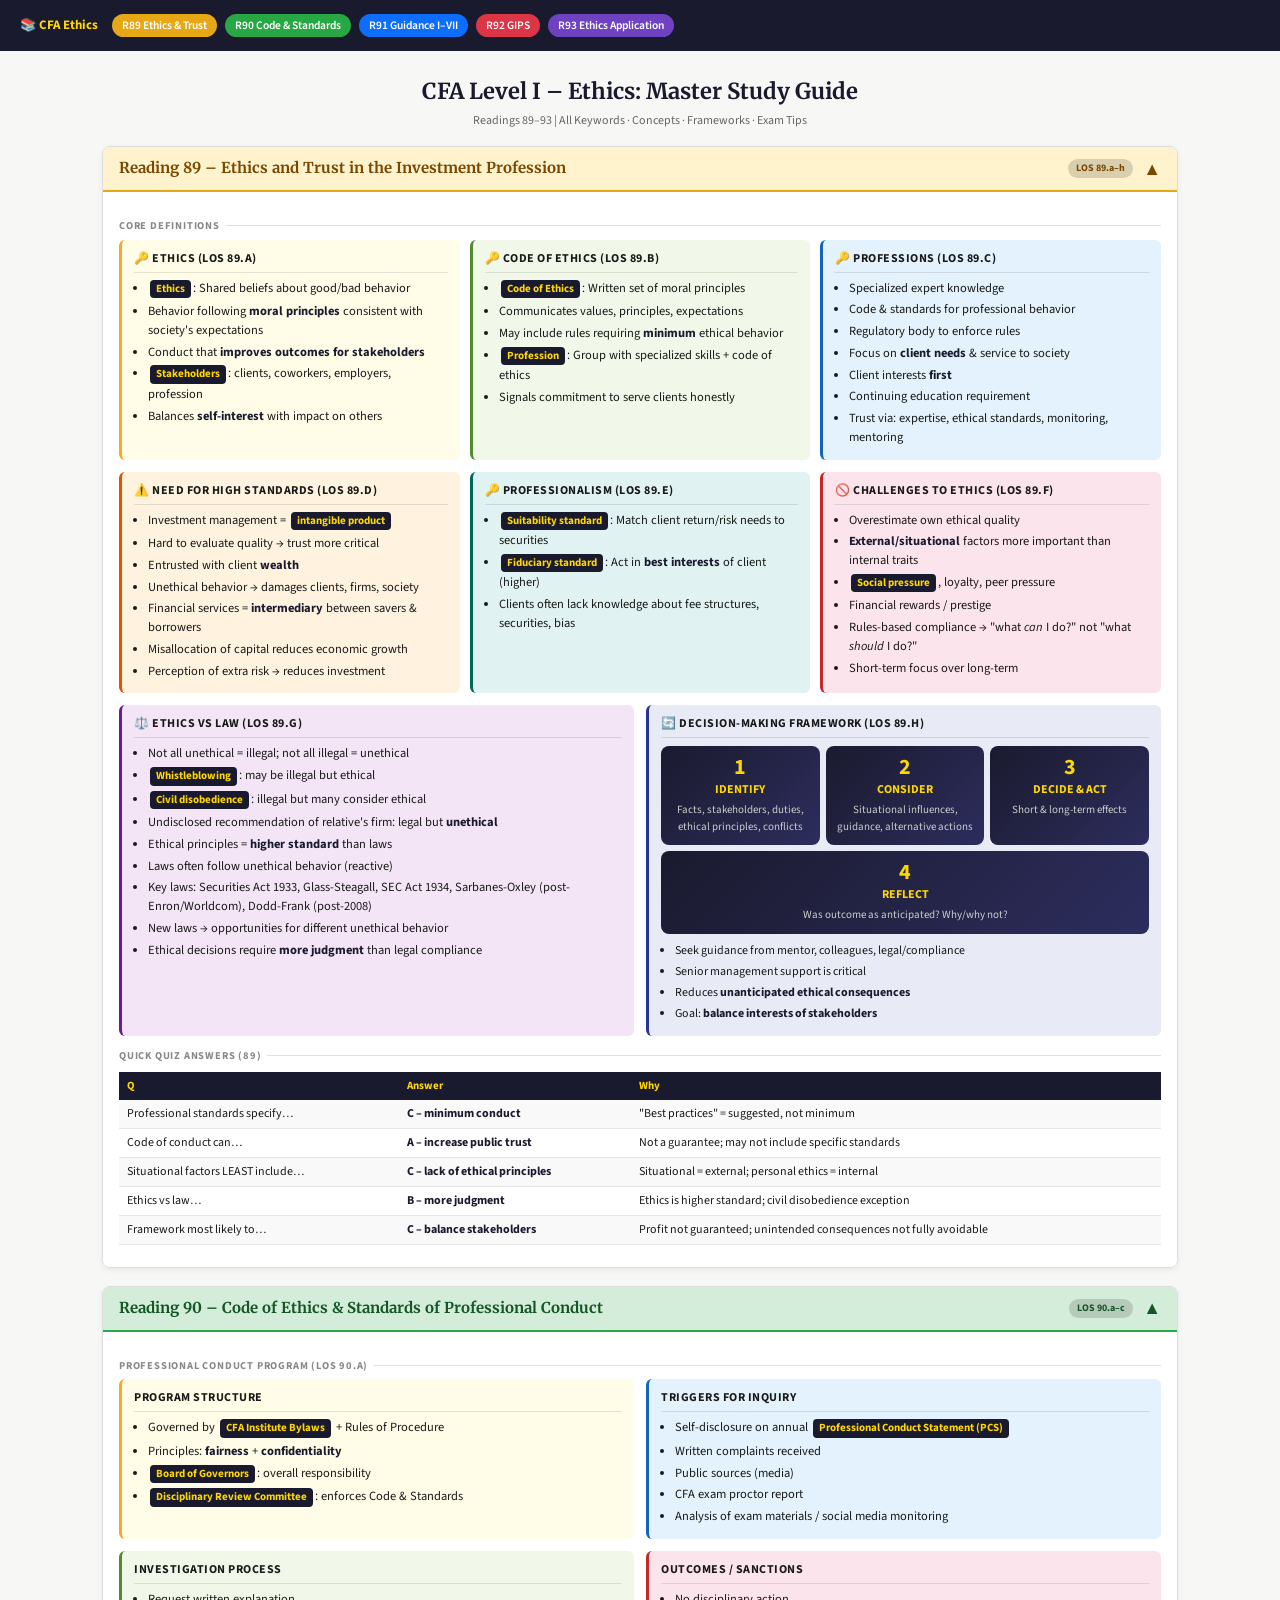
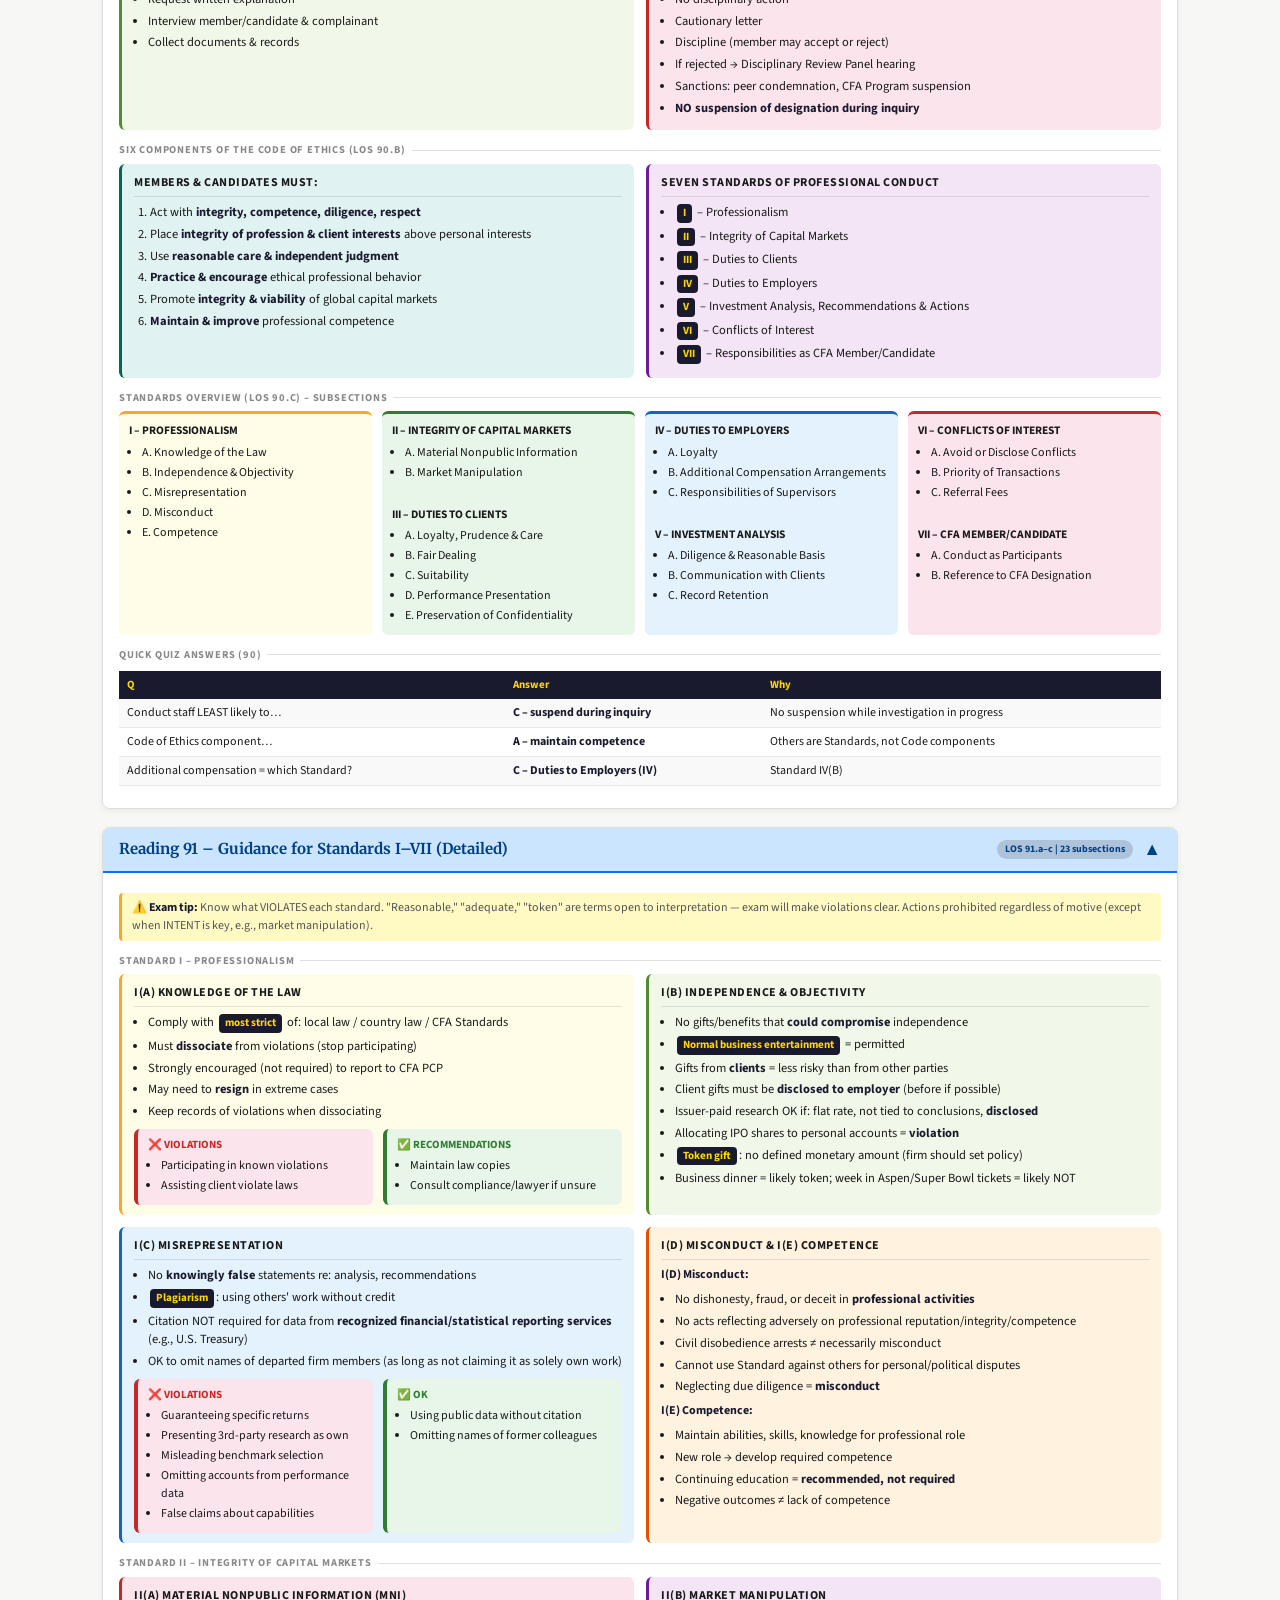
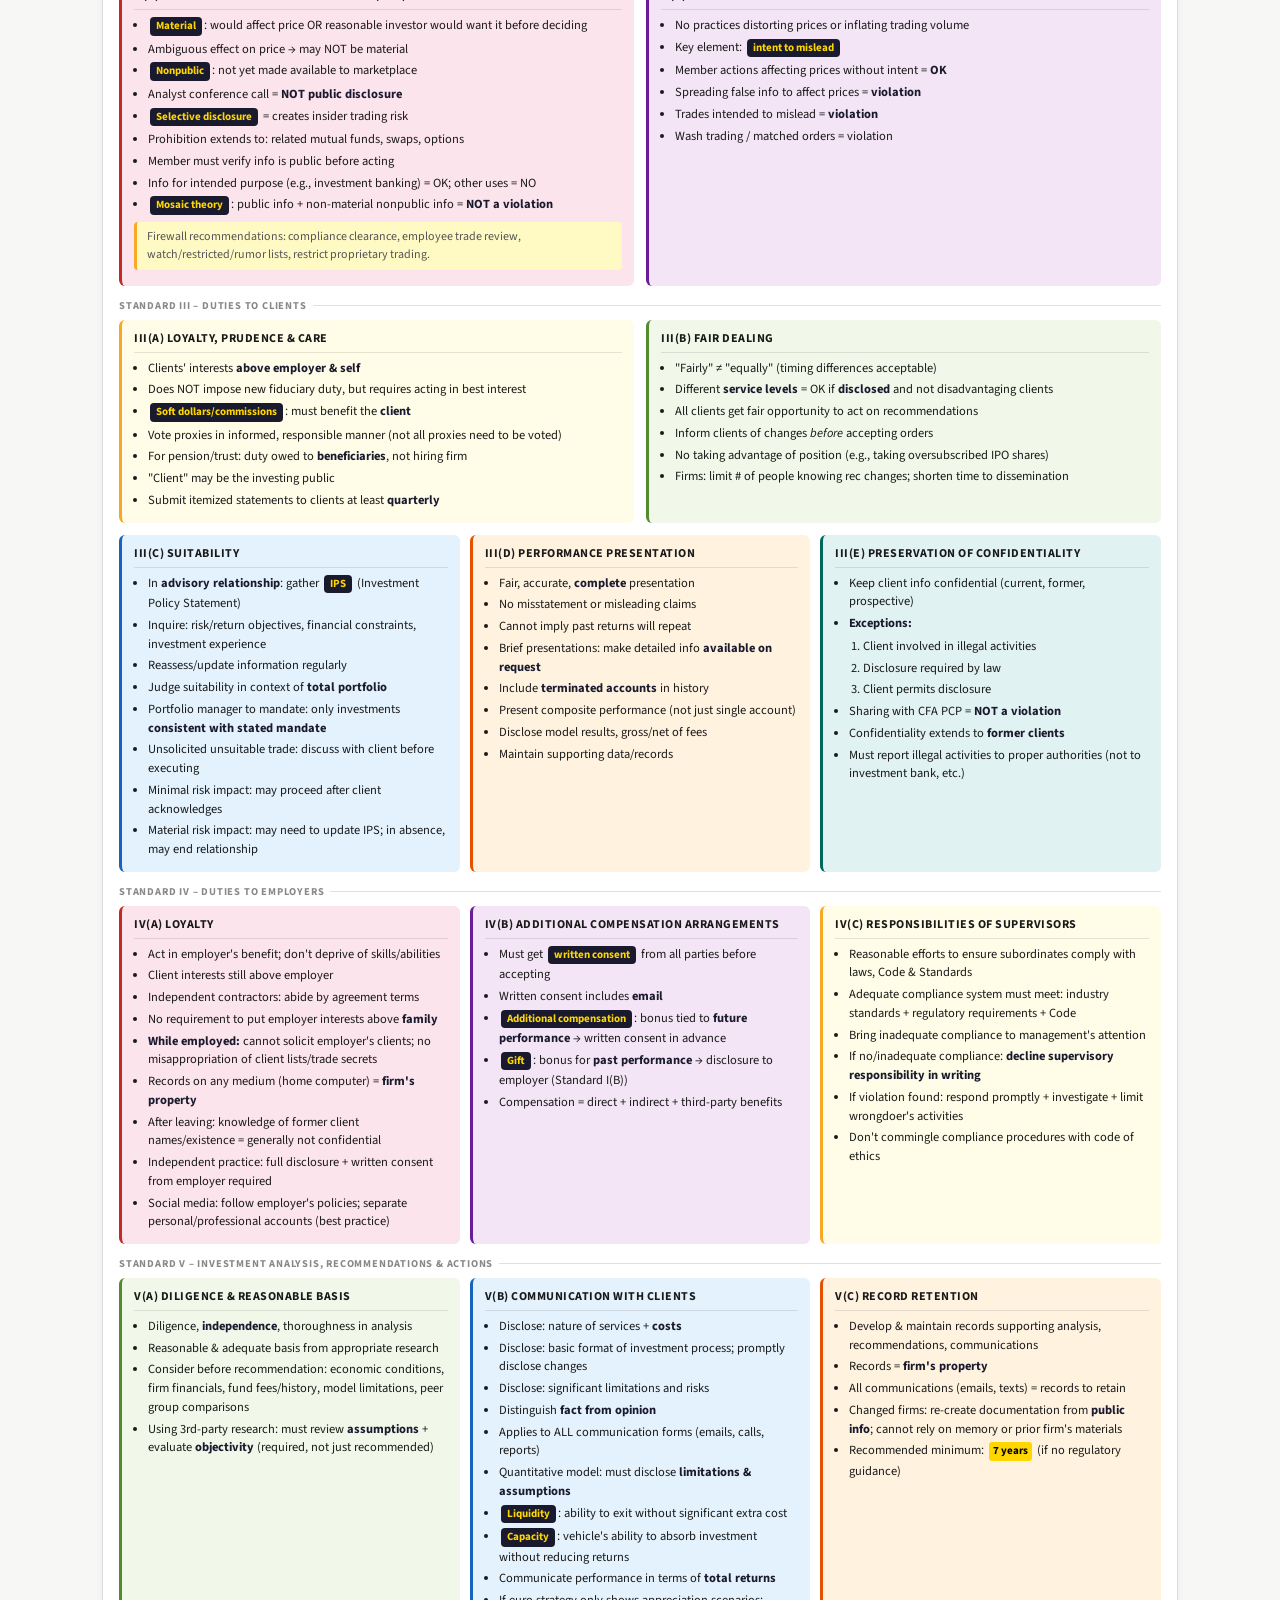
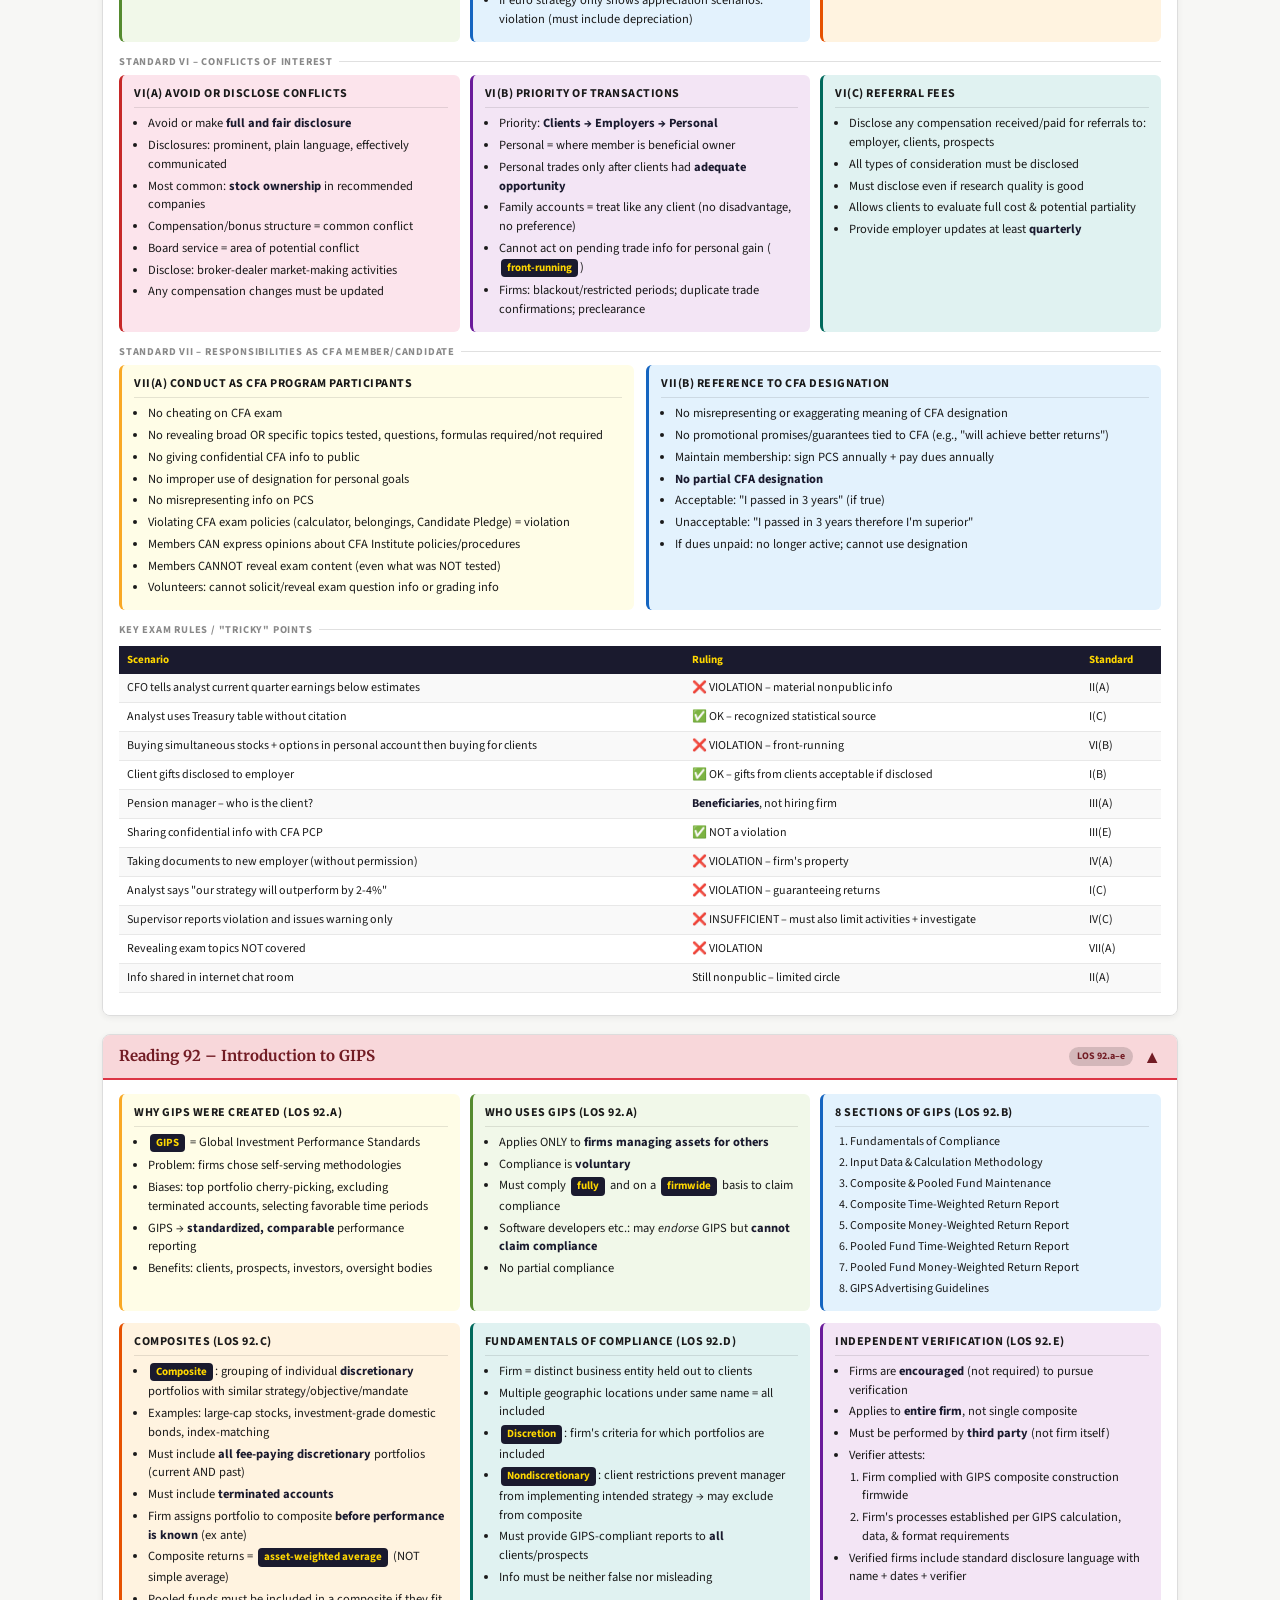
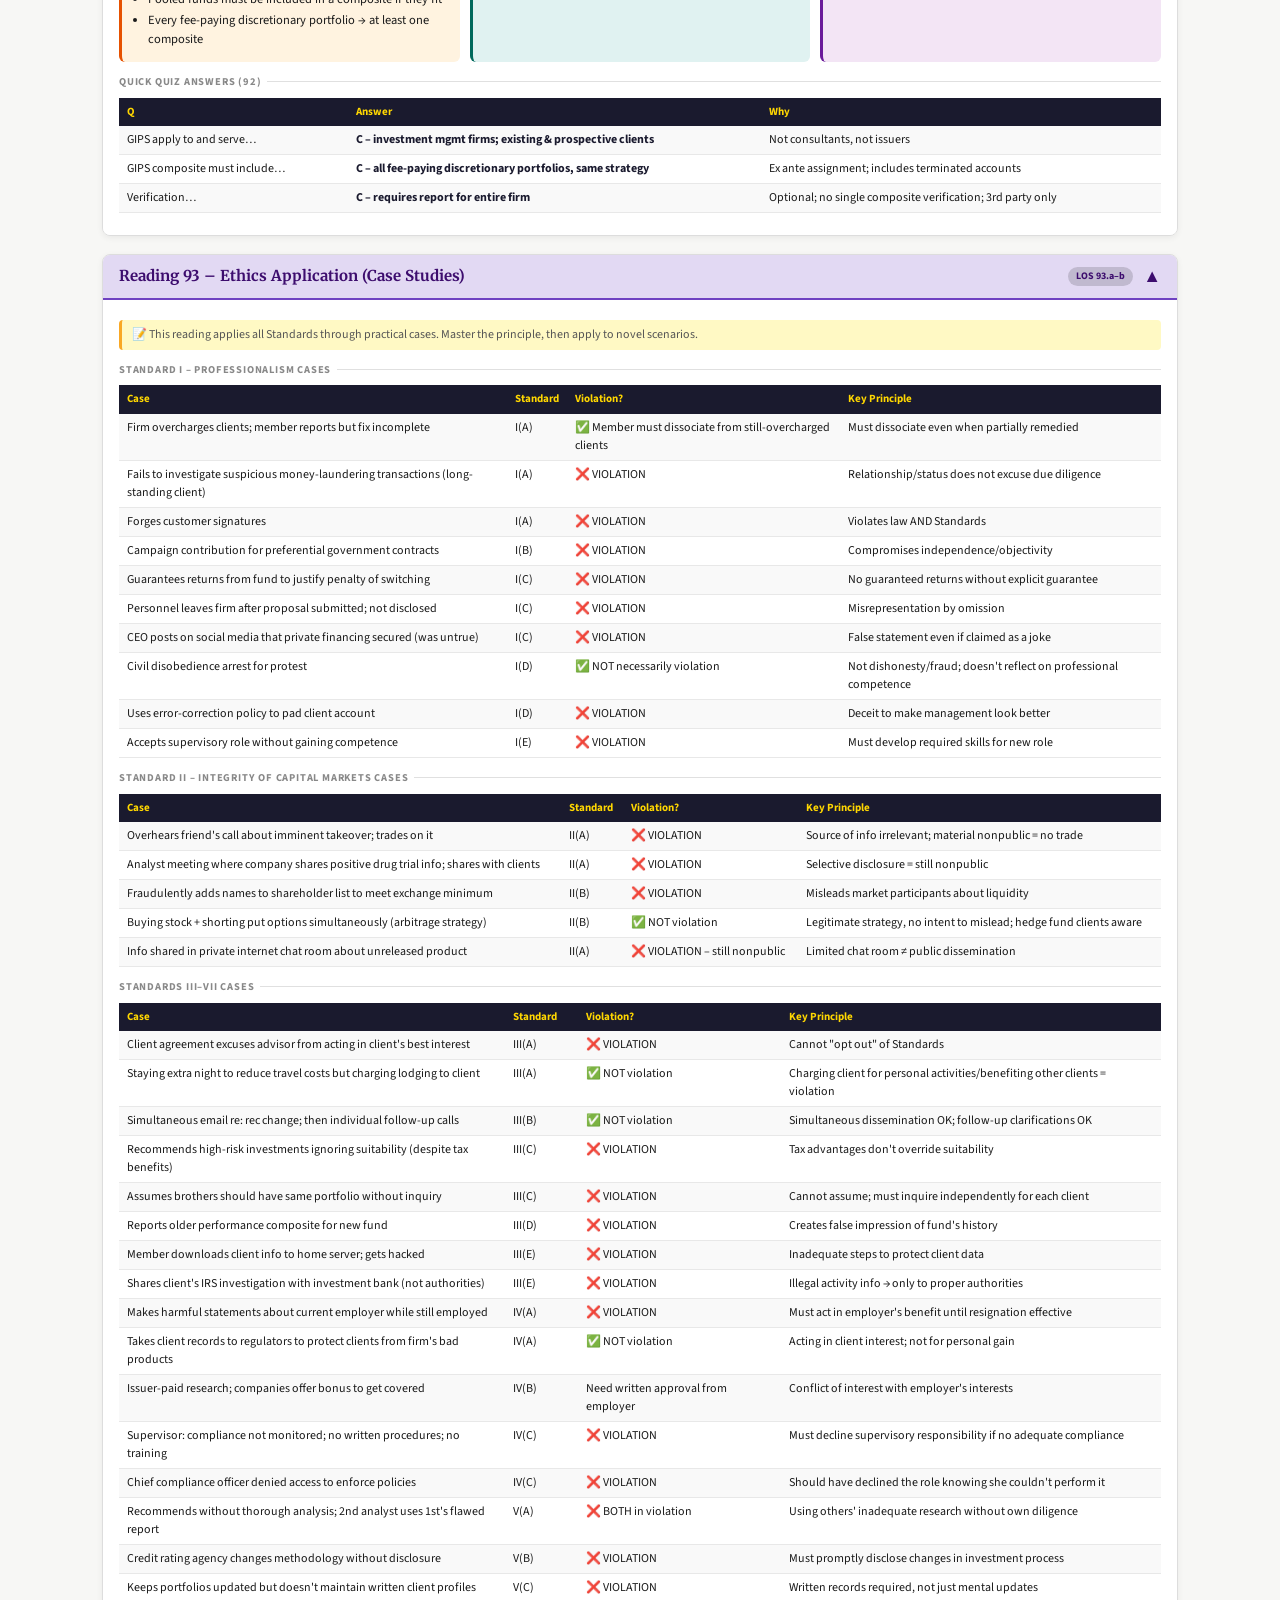
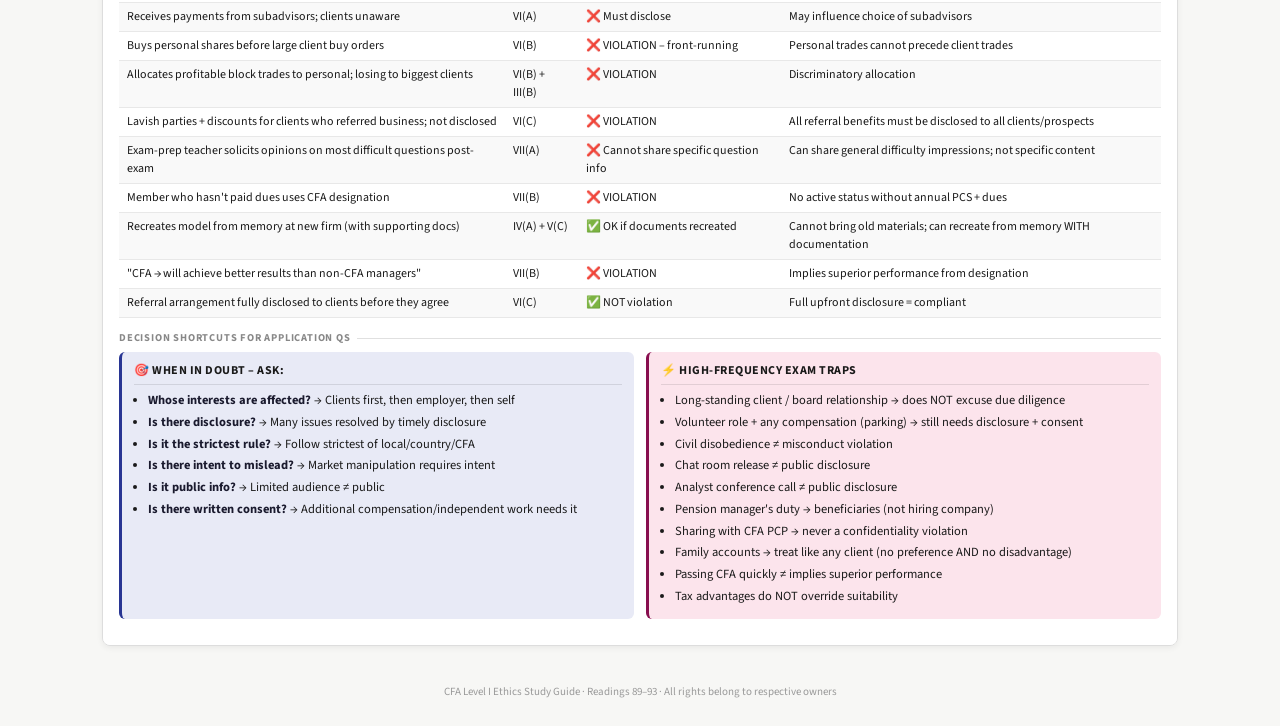
<file: CFA_Ethics_Study_Guide.html>
<!DOCTYPE html>
<html lang="en">
<head>
<meta charset="UTF-8">
<meta name="viewport" content="width=device-width, initial-scale=1.0">
<title>CFA Ethics – Master Study Guide (Readings 89–93)</title>
<style>
  @import url('https://fonts.googleapis.com/css2?family=Merriweather:wght@400;700&family=Source+Sans+3:wght@400;600;700&display=swap');

  :root {
    --r89: #fff3cd; --r89b: #e6a817; --r89t: #7a4800;
    --r90: #d4edda; --r90b: #28a745; --r90t: #155724;
    --r91: #cce5ff; --r91b: #0d6efd; --r91t: #004085;
    --r92: #f8d7da; --r92b: #dc3545; --r92t: #721c24;
    --r93: #e2d9f3; --r93b: #6f42c1; --r93t: #3d0d6e;
    --bg: #f7f7f5;
    --text: #1a1a1a;
    --tag-bg: #fff;
  }

  * { box-sizing: border-box; margin: 0; padding: 0; }

  body {
    font-family: 'Source Sans 3', sans-serif;
    font-size: 13px;
    background: var(--bg);
    color: var(--text);
    line-height: 1.5;
  }

  .toc {
    background: #1a1a2e;
    color: #eee;
    padding: 14px 20px;
    display: flex;
    flex-wrap: wrap;
    gap: 8px;
    align-items: center;
    position: sticky;
    top: 0;
    z-index: 100;
  }
  .toc span { font-weight: 700; color: #ffd700; font-size: 13px; margin-right: 6px; }
  .toc a {
    color: #ddd;
    text-decoration: none;
    padding: 3px 10px;
    border-radius: 20px;
    font-size: 11.5px;
    font-weight: 600;
    transition: all .2s;
  }
  .toc a:hover { color: #1a1a2e; background: #ffd700; }
  .toc a.r89 { background: var(--r89b); color: #fff; }
  .toc a.r90 { background: var(--r90b); color: #fff; }
  .toc a.r91 { background: var(--r91b); color: #fff; }
  .toc a.r92 { background: var(--r92b); color: #fff; }
  .toc a.r93 { background: var(--r93b); color: #fff; }

  .container { max-width: 1100px; margin: 0 auto; padding: 16px 12px; }

  h1.main-title {
    text-align: center;
    font-family: 'Merriweather', serif;
    font-size: 22px;
    margin: 8px 0 4px;
    color: #1a1a2e;
  }
  .subtitle { text-align: center; font-size: 12px; color: #666; margin-bottom: 16px; }

  /* Chapter blocks */
  .chapter {
    border-radius: 8px;
    margin-bottom: 18px;
    overflow: hidden;
    border: 1.5px solid #ddd;
    box-shadow: 0 2px 6px rgba(0,0,0,.06);
  }

  .chapter-header {
    padding: 10px 16px;
    display: flex;
    align-items: center;
    gap: 10px;
    cursor: pointer;
    user-select: none;
  }
  .chapter-header h2 {
    font-family: 'Merriweather', serif;
    font-size: 15px;
    flex: 1;
  }
  .chapter-header .badge {
    font-size: 10px;
    padding: 2px 8px;
    border-radius: 20px;
    font-weight: 700;
    background: rgba(0,0,0,.15);
    color: inherit;
  }
  .toggle-btn {
    font-size: 18px;
    line-height: 1;
    background: none;
    border: none;
    cursor: pointer;
    color: inherit;
    font-weight: 700;
  }

  .chapter-body {
    padding: 14px 16px;
    background: #fff;
  }

  /* r89 */
  .ch89 .chapter-header { background: var(--r89); color: var(--r89t); border-bottom: 2px solid var(--r89b); }
  /* r90 */
  .ch90 .chapter-header { background: var(--r90); color: var(--r90t); border-bottom: 2px solid var(--r90b); }
  /* r91 */
  .ch91 .chapter-header { background: var(--r91); color: var(--r91t); border-bottom: 2px solid var(--r91b); }
  /* r92 */
  .ch92 .chapter-header { background: var(--r92); color: var(--r92t); border-bottom: 2px solid var(--r92b); }
  /* r93 */
  .ch93 .chapter-header { background: var(--r93); color: var(--r93t); border-bottom: 2px solid var(--r93b); }

  /* Grid layout for sections */
  .grid2 { display: grid; grid-template-columns: 1fr 1fr; gap: 12px; margin-bottom: 12px; }
  .grid3 { display: grid; grid-template-columns: 1fr 1fr 1fr; gap: 10px; margin-bottom: 12px; }
  .grid4 { display: grid; grid-template-columns: 1fr 1fr 1fr 1fr; gap: 10px; margin-bottom: 12px; }
  @media(max-width:700px) { .grid2,.grid3,.grid4 { grid-template-columns: 1fr; } }

  /* Cards */
  .card {
    border-radius: 6px;
    padding: 10px 12px;
    font-size: 12.5px;
  }
  .card h3 {
    font-size: 12px;
    font-weight: 700;
    text-transform: uppercase;
    letter-spacing: .5px;
    margin-bottom: 6px;
    padding-bottom: 4px;
    border-bottom: 1px solid rgba(0,0,0,.1);
  }
  .card ul { padding-left: 14px; }
  .card li { margin-bottom: 3px; }

  /* Color variants for cards */
  .card-yellow { background: #fffde7; border-left: 3px solid #f9a825; }
  .card-green  { background: #f1f8e9; border-left: 3px solid #558b2f; }
  .card-blue   { background: #e3f2fd; border-left: 3px solid #1565c0; }
  .card-red    { background: #fce4ec; border-left: 3px solid #c62828; }
  .card-purple { background: #f3e5f5; border-left: 3px solid #6a1b9a; }
  .card-orange { background: #fff3e0; border-left: 3px solid #e65100; }
  .card-teal   { background: #e0f2f1; border-left: 3px solid #00695c; }
  .card-pink   { background: #fce4ec; border-left: 3px solid #880e4f; }
  .card-grey   { background: #f5f5f5; border-left: 3px solid #424242; }
  .card-indigo { background: #e8eaf6; border-left: 3px solid #283593; }

  /* Keywords */
  .kw {
    display: inline-block;
    background: #1a1a2e;
    color: #ffd700;
    border-radius: 4px;
    padding: 1px 6px;
    font-size: 11px;
    font-weight: 700;
    margin: 1px 2px;
  }
  .kw-green { background: #155724; color: #d4edda; }
  .kw-blue  { background: #004085; color: #cce5ff; }
  .kw-red   { background: #721c24; color: #f8d7da; }
  .kw-orange{ background: #7a4800; color: #fff3cd; }
  .kw-purple{ background: #3d0d6e; color: #e2d9f3; }

  /* Section label */
  .sec-label {
    font-size: 10.5px;
    font-weight: 700;
    text-transform: uppercase;
    letter-spacing: .8px;
    color: #888;
    margin: 12px 0 6px;
    display: flex;
    align-items: center;
    gap: 6px;
  }
  .sec-label::after { content: ''; flex: 1; height: 1px; background: #e0e0e0; }

  /* Table */
  table { width: 100%; border-collapse: collapse; font-size: 12px; margin: 8px 0; }
  th { background: #1a1a2e; color: #ffd700; padding: 6px 8px; text-align: left; font-size: 11px; }
  td { padding: 5px 8px; border-bottom: 1px solid #e8e8e8; vertical-align: top; }
  tr:nth-child(even) td { background: #f9f9f9; }

  /* Standard tiles for R90/R91 */
  .std-tile {
    border-radius: 6px;
    padding: 8px 10px;
    font-size: 12px;
  }
  .std-tile h4 { font-size: 11.5px; font-weight: 700; margin-bottom: 4px; }
  .std-tile ul { padding-left: 13px; }
  .std-tile li { margin-bottom: 2px; }

  .s1 { background: #fffde7; border-top: 3px solid #f9a825; }
  .s2 { background: #e8f5e9; border-top: 3px solid #2e7d32; }
  .s3 { background: #e3f2fd; border-top: 3px solid #1565c0; }
  .s4 { background: #fce4ec; border-top: 3px solid #c62828; }
  .s5 { background: #f3e5f5; border-top: 3px solid #6a1b9a; }
  .s6 { background: #fff3e0; border-top: 3px solid #e65100; }
  .s7 { background: #e0f2f1; border-top: 3px solid #00695c; }

  /* Violation vs Compliance comparison */
  .vcol { display: grid; grid-template-columns: 1fr 1fr; gap: 10px; }
  .vcol-v { background: #fce4ec; border-left: 4px solid #c62828; border-radius: 6px; padding: 8px 10px; }
  .vcol-c { background: #e8f5e9; border-left: 4px solid #2e7d32; border-radius: 6px; padding: 8px 10px; }
  .vcol-v h4 { color: #c62828; font-size: 11px; font-weight: 700; margin-bottom: 4px; text-transform: uppercase; }
  .vcol-c h4 { color: #2e7d32; font-size: 11px; font-weight: 700; margin-bottom: 4px; text-transform: uppercase; }
  .vcol ul { padding-left: 13px; font-size: 12px; }
  .vcol li { margin-bottom: 2px; }

  /* Framework box */
  .fw-box {
    display: flex;
    gap: 6px;
    align-items: stretch;
    flex-wrap: wrap;
    margin: 8px 0;
  }
  .fw-step {
    flex: 1;
    min-width: 120px;
    background: linear-gradient(135deg, #1a1a2e, #2d2d5e);
    color: #fff;
    border-radius: 8px;
    padding: 10px;
    text-align: center;
    font-size: 12px;
    position: relative;
  }
  .fw-step .num { font-size: 22px; font-weight: 700; color: #ffd700; line-height: 1; }
  .fw-step .lbl { font-weight: 700; margin: 3px 0; color: #ffd700; }
  .fw-step .desc { font-size: 11px; color: #ccc; }

  p.note { font-size: 12px; color: #555; background: #fff9c4; border-left: 3px solid #f9a825; padding: 6px 10px; border-radius: 4px; margin: 6px 0; }

  .highlight { background: #ffd700; color: #000; padding: 1px 4px; border-radius: 3px; font-weight: 700; }
  
  strong { color: #1a1a2e; }

  .collapse-body { overflow: hidden; }
  .collapsed { display: none; }
</style>
</head>
<body>

<div class="toc">
  <span>📚 CFA Ethics</span>
  <a href="#r89" class="r89">R89 Ethics & Trust</a>
  <a href="#r90" class="r90">R90 Code & Standards</a>
  <a href="#r91" class="r91">R91 Guidance I–VII</a>
  <a href="#r92" class="r92">R92 GIPS</a>
  <a href="#r93" class="r93">R93 Ethics Application</a>
</div>

<div class="container">
<h1 class="main-title">CFA Level I – Ethics: Master Study Guide</h1>
<p class="subtitle">Readings 89–93 | All Keywords · Concepts · Frameworks · Exam Tips</p>

<!-- ============================================================ READING 89 -->
<div class="chapter ch89" id="r89">
  <div class="chapter-header" onclick="toggle('b89')">
    <h2>Reading 89 – Ethics and Trust in the Investment Profession</h2>
    <span class="badge">LOS 89.a–h</span>
    <button class="toggle-btn" id="btn89">▲</button>
  </div>
  <div class="chapter-body collapse-body" id="b89">

    <div class="sec-label">Core Definitions</div>
    <div class="grid3">
      <div class="card card-yellow">
        <h3>🔑 Ethics (LOS 89.a)</h3>
        <ul>
          <li><span class="kw">Ethics</span>: Shared beliefs about good/bad behavior</li>
          <li>Behavior following <strong>moral principles</strong> consistent with society's expectations</li>
          <li>Conduct that <strong>improves outcomes for stakeholders</strong></li>
          <li><span class="kw">Stakeholders</span>: clients, coworkers, employers, profession</li>
          <li>Balances <strong>self-interest</strong> with impact on others</li>
        </ul>
      </div>
      <div class="card card-green">
        <h3>🔑 Code of Ethics (LOS 89.b)</h3>
        <ul>
          <li><span class="kw">Code of Ethics</span>: Written set of moral principles</li>
          <li>Communicates values, principles, expectations</li>
          <li>May include rules requiring <strong>minimum</strong> ethical behavior</li>
          <li><span class="kw">Profession</span>: Group with specialized skills + code of ethics</li>
          <li>Signals commitment to serve clients honestly</li>
        </ul>
      </div>
      <div class="card card-blue">
        <h3>🔑 Professions (LOS 89.c)</h3>
        <ul>
          <li>Specialized expert knowledge</li>
          <li>Code & standards for professional behavior</li>
          <li>Regulatory body to enforce rules</li>
          <li>Focus on <strong>client needs</strong> & service to society</li>
          <li>Client interests <strong>first</strong></li>
          <li>Continuing education requirement</li>
          <li>Trust via: expertise, ethical standards, monitoring, mentoring</li>
        </ul>
      </div>
    </div>

    <div class="grid3">
      <div class="card card-orange">
        <h3>⚠️ Need for High Standards (LOS 89.d)</h3>
        <ul>
          <li>Investment management = <span class="kw">intangible product</span></li>
          <li>Hard to evaluate quality → trust more critical</li>
          <li>Entrusted with client <strong>wealth</strong></li>
          <li>Unethical behavior → damages clients, firms, society</li>
          <li>Financial services = <strong>intermediary</strong> between savers & borrowers</li>
          <li>Misallocation of capital reduces economic growth</li>
          <li>Perception of extra risk → reduces investment</li>
        </ul>
      </div>
      <div class="card card-teal">
        <h3>🔑 Professionalism (LOS 89.e)</h3>
        <ul>
          <li><span class="kw">Suitability standard</span>: Match client return/risk needs to securities</li>
          <li><span class="kw">Fiduciary standard</span>: Act in <strong>best interests</strong> of client (higher)</li>
          <li>Clients often lack knowledge about fee structures, securities, bias</li>
        </ul>
      </div>
      <div class="card card-red">
        <h3>🚫 Challenges to Ethics (LOS 89.f)</h3>
        <ul>
          <li>Overestimate own ethical quality</li>
          <li><strong>External/situational</strong> factors more important than internal traits</li>
          <li><span class="kw">Social pressure</span>, loyalty, peer pressure</li>
          <li>Financial rewards / prestige</li>
          <li>Rules-based compliance → "what <em>can</em> I do?" not "what <em>should</em> I do?"</li>
          <li>Short-term focus over long-term</li>
        </ul>
      </div>
    </div>

    <div class="grid2">
      <div class="card card-purple">
        <h3>⚖️ Ethics vs Law (LOS 89.g)</h3>
        <ul>
          <li>Not all unethical = illegal; not all illegal = unethical</li>
          <li><span class="kw">Whistleblowing</span>: may be illegal but ethical</li>
          <li><span class="kw">Civil disobedience</span>: illegal but many consider ethical</li>
          <li>Undisclosed recommendation of relative's firm: legal but <strong>unethical</strong></li>
          <li>Ethical principles = <strong>higher standard</strong> than laws</li>
          <li>Laws often follow unethical behavior (reactive)</li>
          <li>Key laws: Securities Act 1933, Glass-Steagall, SEC Act 1934, Sarbanes-Oxley (post-Enron/Worldcom), Dodd-Frank (post-2008)</li>
          <li>New laws → opportunities for different unethical behavior</li>
          <li>Ethical decisions require <strong>more judgment</strong> than legal compliance</li>
        </ul>
      </div>
      <div class="card card-indigo">
        <h3>🔄 Decision-Making Framework (LOS 89.h)</h3>
        <div class="fw-box">
          <div class="fw-step"><div class="num">1</div><div class="lbl">IDENTIFY</div><div class="desc">Facts, stakeholders, duties, ethical principles, conflicts</div></div>
          <div class="fw-step"><div class="num">2</div><div class="lbl">CONSIDER</div><div class="desc">Situational influences, guidance, alternative actions</div></div>
          <div class="fw-step"><div class="num">3</div><div class="lbl">DECIDE & ACT</div><div class="desc">Short & long-term effects</div></div>
          <div class="fw-step"><div class="num">4</div><div class="lbl">REFLECT</div><div class="desc">Was outcome as anticipated? Why/why not?</div></div>
        </div>
        <ul style="font-size:12px; margin-top:6px;">
          <li>Seek guidance from mentor, colleagues, legal/compliance</li>
          <li>Senior management support is critical</li>
          <li>Reduces <strong>unanticipated ethical consequences</strong></li>
          <li>Goal: <strong>balance interests of stakeholders</strong></li>
        </ul>
      </div>
    </div>

    <div class="sec-label">Quick Quiz Answers (89)</div>
    <table>
      <tr><th>Q</th><th>Answer</th><th>Why</th></tr>
      <tr><td>Professional standards specify…</td><td><strong>C – minimum conduct</strong></td><td>"Best practices" = suggested, not minimum</td></tr>
      <tr><td>Code of conduct can…</td><td><strong>A – increase public trust</strong></td><td>Not a guarantee; may not include specific standards</td></tr>
      <tr><td>Situational factors LEAST include…</td><td><strong>C – lack of ethical principles</strong></td><td>Situational = external; personal ethics = internal</td></tr>
      <tr><td>Ethics vs law…</td><td><strong>B – more judgment</strong></td><td>Ethics is higher standard; civil disobedience exception</td></tr>
      <tr><td>Framework most likely to…</td><td><strong>C – balance stakeholders</strong></td><td>Profit not guaranteed; unintended consequences not fully avoidable</td></tr>
    </table>
  </div>
</div>

<!-- ============================================================ READING 90 -->
<div class="chapter ch90" id="r90">
  <div class="chapter-header" onclick="toggle('b90')">
    <h2>Reading 90 – Code of Ethics & Standards of Professional Conduct</h2>
    <span class="badge">LOS 90.a–c</span>
    <button class="toggle-btn" id="btn90">▲</button>
  </div>
  <div class="chapter-body collapse-body" id="b90">

    <div class="sec-label">Professional Conduct Program (LOS 90.a)</div>
    <div class="grid2">
      <div class="card card-yellow">
        <h3>Program Structure</h3>
        <ul>
          <li>Governed by <span class="kw">CFA Institute Bylaws</span> + Rules of Procedure</li>
          <li>Principles: <strong>fairness</strong> + <strong>confidentiality</strong></li>
          <li><span class="kw">Board of Governors</span>: overall responsibility</li>
          <li><span class="kw">Disciplinary Review Committee</span>: enforces Code & Standards</li>
        </ul>
      </div>
      <div class="card card-blue">
        <h3>Triggers for Inquiry</h3>
        <ul>
          <li>Self-disclosure on annual <span class="kw">Professional Conduct Statement (PCS)</span></li>
          <li>Written complaints received</li>
          <li>Public sources (media)</li>
          <li>CFA exam proctor report</li>
          <li>Analysis of exam materials / social media monitoring</li>
        </ul>
      </div>
    </div>
    <div class="grid2">
      <div class="card card-green">
        <h3>Investigation Process</h3>
        <ul>
          <li>Request written explanation</li>
          <li>Interview member/candidate & complainant</li>
          <li>Collect documents & records</li>
        </ul>
      </div>
      <div class="card card-red">
        <h3>Outcomes / Sanctions</h3>
        <ul>
          <li>No disciplinary action</li>
          <li>Cautionary letter</li>
          <li>Discipline (member may accept or reject)</li>
          <li>If rejected → Disciplinary Review Panel hearing</li>
          <li>Sanctions: peer condemnation, CFA Program suspension</li>
          <li><strong>NO suspension of designation during inquiry</strong></li>
        </ul>
      </div>
    </div>

    <div class="sec-label">Six Components of the Code of Ethics (LOS 90.b)</div>
    <div class="grid2">
      <div class="card card-teal">
        <h3>Members & Candidates MUST:</h3>
        <ol style="padding-left:16px; font-size:12.5px;">
          <li>Act with <strong>integrity, competence, diligence, respect</strong></li>
          <li>Place <strong>integrity of profession & client interests</strong> above personal interests</li>
          <li>Use <strong>reasonable care & independent judgment</strong></li>
          <li><strong>Practice & encourage</strong> ethical professional behavior</li>
          <li>Promote <strong>integrity & viability</strong> of global capital markets</li>
          <li><strong>Maintain & improve</strong> professional competence</li>
        </ol>
      </div>
      <div class="card card-purple">
        <h3>Seven Standards of Professional Conduct</h3>
        <ul>
          <li><span class="kw">I</span> – Professionalism</li>
          <li><span class="kw">II</span> – Integrity of Capital Markets</li>
          <li><span class="kw">III</span> – Duties to Clients</li>
          <li><span class="kw">IV</span> – Duties to Employers</li>
          <li><span class="kw">V</span> – Investment Analysis, Recommendations & Actions</li>
          <li><span class="kw">VI</span> – Conflicts of Interest</li>
          <li><span class="kw">VII</span> – Responsibilities as CFA Member/Candidate</li>
        </ul>
      </div>
    </div>

    <div class="sec-label">Standards Overview (LOS 90.c) – Subsections</div>
    <div class="grid4">
      <div class="std-tile s1">
        <h4>I – PROFESSIONALISM</h4>
        <ul>
          <li>A. Knowledge of the Law</li>
          <li>B. Independence & Objectivity</li>
          <li>C. Misrepresentation</li>
          <li>D. Misconduct</li>
          <li>E. Competence</li>
        </ul>
      </div>
      <div class="std-tile s2">
        <h4>II – INTEGRITY OF CAPITAL MARKETS</h4>
        <ul>
          <li>A. Material Nonpublic Information</li>
          <li>B. Market Manipulation</li>
        </ul>
        <br>
        <h4 style="margin-top:4px">III – DUTIES TO CLIENTS</h4>
        <ul>
          <li>A. Loyalty, Prudence & Care</li>
          <li>B. Fair Dealing</li>
          <li>C. Suitability</li>
          <li>D. Performance Presentation</li>
          <li>E. Preservation of Confidentiality</li>
        </ul>
      </div>
      <div class="std-tile s3">
        <h4>IV – DUTIES TO EMPLOYERS</h4>
        <ul>
          <li>A. Loyalty</li>
          <li>B. Additional Compensation Arrangements</li>
          <li>C. Responsibilities of Supervisors</li>
        </ul>
        <br>
        <h4 style="margin-top:4px">V – INVESTMENT ANALYSIS</h4>
        <ul>
          <li>A. Diligence & Reasonable Basis</li>
          <li>B. Communication with Clients</li>
          <li>C. Record Retention</li>
        </ul>
      </div>
      <div class="std-tile s4">
        <h4>VI – CONFLICTS OF INTEREST</h4>
        <ul>
          <li>A. Avoid or Disclose Conflicts</li>
          <li>B. Priority of Transactions</li>
          <li>C. Referral Fees</li>
        </ul>
        <br>
        <h4 style="margin-top:4px">VII – CFA MEMBER/CANDIDATE</h4>
        <ul>
          <li>A. Conduct as Participants</li>
          <li>B. Reference to CFA Designation</li>
        </ul>
      </div>
    </div>

    <div class="sec-label">Quick Quiz Answers (90)</div>
    <table>
      <tr><th>Q</th><th>Answer</th><th>Why</th></tr>
      <tr><td>Conduct staff LEAST likely to…</td><td><strong>C – suspend during inquiry</strong></td><td>No suspension while investigation in progress</td></tr>
      <tr><td>Code of Ethics component…</td><td><strong>A – maintain competence</strong></td><td>Others are Standards, not Code components</td></tr>
      <tr><td>Additional compensation = which Standard?</td><td><strong>C – Duties to Employers (IV)</strong></td><td>Standard IV(B)</td></tr>
    </table>
  </div>
</div>

<!-- ============================================================ READING 91 -->
<div class="chapter ch91" id="r91">
  <div class="chapter-header" onclick="toggle('b91')">
    <h2>Reading 91 – Guidance for Standards I–VII (Detailed)</h2>
    <span class="badge">LOS 91.a–c | 23 subsections</span>
    <button class="toggle-btn" id="btn91">▲</button>
  </div>
  <div class="chapter-body collapse-body" id="b91">

    <p class="note">⚠️ <strong>Exam tip:</strong> Know what VIOLATES each standard. "Reasonable," "adequate," "token" are terms open to interpretation — exam will make violations clear. Actions prohibited regardless of motive (except when INTENT is key, e.g., market manipulation).</p>

    <!-- STANDARD I -->
    <div class="sec-label">Standard I – Professionalism</div>
    <div class="grid2">
      <div class="card card-yellow">
        <h3>I(A) Knowledge of the Law</h3>
        <ul>
          <li>Comply with <span class="kw">most strict</span> of: local law / country law / CFA Standards</li>
          <li>Must <strong>dissociate</strong> from violations (stop participating)</li>
          <li>Strongly encouraged (not required) to report to CFA PCP</li>
          <li>May need to <strong>resign</strong> in extreme cases</li>
          <li>Keep records of violations when dissociating</li>
        </ul>
        <div class="vcol" style="margin-top:8px">
          <div class="vcol-v"><h4>❌ Violations</h4><ul><li>Participating in known violations</li><li>Assisting client violate laws</li></ul></div>
          <div class="vcol-c"><h4>✅ Recommendations</h4><ul><li>Maintain law copies</li><li>Consult compliance/lawyer if unsure</li></ul></div>
        </div>
      </div>
      <div class="card card-green">
        <h3>I(B) Independence & Objectivity</h3>
        <ul>
          <li>No gifts/benefits that <strong>could compromise</strong> independence</li>
          <li><span class="kw">Normal business entertainment</span> = permitted</li>
          <li>Gifts from <strong>clients</strong> = less risky than from other parties</li>
          <li>Client gifts must be <strong>disclosed to employer</strong> (before if possible)</li>
          <li>Issuer-paid research OK if: flat rate, not tied to conclusions, <strong>disclosed</strong></li>
          <li>Allocating IPO shares to personal accounts = <strong>violation</strong></li>
          <li><span class="kw">Token gift</span>: no defined monetary amount (firm should set policy)</li>
          <li>Business dinner = likely token; week in Aspen/Super Bowl tickets = likely NOT</li>
        </ul>
      </div>
    </div>

    <div class="grid2">
      <div class="card card-blue">
        <h3>I(C) Misrepresentation</h3>
        <ul>
          <li>No <strong>knowingly false</strong> statements re: analysis, recommendations</li>
          <li><span class="kw">Plagiarism</span>: using others' work without credit</li>
          <li>Citation NOT required for data from <strong>recognized financial/statistical reporting services</strong> (e.g., U.S. Treasury)</li>
          <li>OK to omit names of departed firm members (as long as not claiming it as solely own work)</li>
        </ul>
        <div class="vcol" style="margin-top:8px">
          <div class="vcol-v"><h4>❌ Violations</h4><ul><li>Guaranteeing specific returns</li><li>Presenting 3rd-party research as own</li><li>Misleading benchmark selection</li><li>Omitting accounts from performance data</li><li>False claims about capabilities</li></ul></div>
          <div class="vcol-c"><h4>✅ OK</h4><ul><li>Using public data without citation</li><li>Omitting names of former colleagues</li></ul></div>
        </div>
      </div>
      <div class="card card-orange">
        <h3>I(D) Misconduct & I(E) Competence</h3>
        <p style="font-size:12px; margin-bottom:6px"><strong>I(D) Misconduct:</strong></p>
        <ul>
          <li>No dishonesty, fraud, or deceit in <strong>professional activities</strong></li>
          <li>No acts reflecting adversely on professional reputation/integrity/competence</li>
          <li>Civil disobedience arrests ≠ necessarily misconduct</li>
          <li>Cannot use Standard against others for personal/political disputes</li>
          <li>Neglecting due diligence = <strong>misconduct</strong></li>
        </ul>
        <p style="font-size:12px; margin: 6px 0"><strong>I(E) Competence:</strong></p>
        <ul>
          <li>Maintain abilities, skills, knowledge for professional role</li>
          <li>New role → develop required competence</li>
          <li>Continuing education = <strong>recommended, not required</strong></li>
          <li>Negative outcomes ≠ lack of competence</li>
        </ul>
      </div>
    </div>

    <!-- STANDARD II -->
    <div class="sec-label">Standard II – Integrity of Capital Markets</div>
    <div class="grid2">
      <div class="card card-red">
        <h3>II(A) Material Nonpublic Information (MNI)</h3>
        <ul>
          <li><span class="kw">Material</span>: would affect price OR reasonable investor would want it before deciding</li>
          <li>Ambiguous effect on price → may NOT be material</li>
          <li><span class="kw">Nonpublic</span>: not yet made available to marketplace</li>
          <li>Analyst conference call = <strong>NOT public disclosure</strong></li>
          <li><span class="kw">Selective disclosure</span> = creates insider trading risk</li>
          <li>Prohibition extends to: related mutual funds, swaps, options</li>
          <li>Member must verify info is public before acting</li>
          <li>Info for intended purpose (e.g., investment banking) = OK; other uses = NO</li>
          <li><span class="kw">Mosaic theory</span>: public info + non-material nonpublic info = <strong>NOT a violation</strong></li>
        </ul>
        <p class="note" style="margin-top:6px">Firewall recommendations: compliance clearance, employee trade review, watch/restricted/rumor lists, restrict proprietary trading.</p>
      </div>
      <div class="card card-purple">
        <h3>II(B) Market Manipulation</h3>
        <ul>
          <li>No practices distorting prices or inflating trading volume</li>
          <li>Key element: <span class="kw">intent to mislead</span></li>
          <li>Member actions affecting prices without intent = <strong>OK</strong></li>
          <li>Spreading false info to affect prices = <strong>violation</strong></li>
          <li>Trades intended to mislead = <strong>violation</strong></li>
          <li>Wash trading / matched orders = violation</li>
        </ul>
      </div>
    </div>

    <!-- STANDARD III -->
    <div class="sec-label">Standard III – Duties to Clients</div>
    <div class="grid2">
      <div class="card card-yellow">
        <h3>III(A) Loyalty, Prudence & Care</h3>
        <ul>
          <li>Clients' interests <strong>above employer & self</strong></li>
          <li>Does NOT impose new fiduciary duty, but requires acting in best interest</li>
          <li><span class="kw">Soft dollars/commissions</span>: must benefit the <strong>client</strong></li>
          <li>Vote proxies in informed, responsible manner (not all proxies need to be voted)</li>
          <li>For pension/trust: duty owed to <strong>beneficiaries</strong>, not hiring firm</li>
          <li>"Client" may be the investing public</li>
          <li>Submit itemized statements to clients at least <strong>quarterly</strong></li>
        </ul>
      </div>
      <div class="card card-green">
        <h3>III(B) Fair Dealing</h3>
        <ul>
          <li>"Fairly" ≠ "equally" (timing differences acceptable)</li>
          <li>Different <strong>service levels</strong> = OK if <strong>disclosed</strong> and not disadvantaging clients</li>
          <li>All clients get fair opportunity to act on recommendations</li>
          <li>Inform clients of changes <em>before</em> accepting orders</li>
          <li>No taking advantage of position (e.g., taking oversubscribed IPO shares)</li>
          <li>Firms: limit # of people knowing rec changes; shorten time to dissemination</li>
        </ul>
      </div>
    </div>

    <div class="grid3">
      <div class="card card-blue">
        <h3>III(C) Suitability</h3>
        <ul>
          <li>In <strong>advisory relationship</strong>: gather <span class="kw">IPS</span> (Investment Policy Statement)</li>
          <li>Inquire: risk/return objectives, financial constraints, investment experience</li>
          <li>Reassess/update information regularly</li>
          <li>Judge suitability in context of <strong>total portfolio</strong></li>
          <li>Portfolio manager to mandate: only investments <strong>consistent with stated mandate</strong></li>
          <li>Unsolicited unsuitable trade: discuss with client before executing</li>
          <li>Minimal risk impact: may proceed after client acknowledges</li>
          <li>Material risk impact: may need to update IPS; in absence, may end relationship</li>
        </ul>
      </div>
      <div class="card card-orange">
        <h3>III(D) Performance Presentation</h3>
        <ul>
          <li>Fair, accurate, <strong>complete</strong> presentation</li>
          <li>No misstatement or misleading claims</li>
          <li>Cannot imply past returns will repeat</li>
          <li>Brief presentations: make detailed info <strong>available on request</strong></li>
          <li>Include <strong>terminated accounts</strong> in history</li>
          <li>Present composite performance (not just single account)</li>
          <li>Disclose model results, gross/net of fees</li>
          <li>Maintain supporting data/records</li>
        </ul>
      </div>
      <div class="card card-teal">
        <h3>III(E) Preservation of Confidentiality</h3>
        <ul>
          <li>Keep client info confidential (current, former, prospective)</li>
          <li><strong>Exceptions:</strong>
            <ol style="padding-left:14px; margin-top:4px">
              <li>Client involved in illegal activities</li>
              <li>Disclosure required by law</li>
              <li>Client permits disclosure</li>
            </ol>
          </li>
          <li>Sharing with CFA PCP = <strong>NOT a violation</strong></li>
          <li>Confidentiality extends to <strong>former clients</strong></li>
          <li>Must report illegal activities to proper authorities (not to investment bank, etc.)</li>
        </ul>
      </div>
    </div>

    <!-- STANDARD IV -->
    <div class="sec-label">Standard IV – Duties to Employers</div>
    <div class="grid3">
      <div class="card card-red">
        <h3>IV(A) Loyalty</h3>
        <ul>
          <li>Act in employer's benefit; don't deprive of skills/abilities</li>
          <li>Client interests still above employer</li>
          <li>Independent contractors: abide by agreement terms</li>
          <li>No requirement to put employer interests above <strong>family</strong></li>
          <li><strong>While employed:</strong> cannot solicit employer's clients; no misappropriation of client lists/trade secrets</li>
          <li>Records on any medium (home computer) = <strong>firm's property</strong></li>
          <li>After leaving: knowledge of former client names/existence = generally not confidential</li>
          <li>Independent practice: full disclosure + written consent from employer required</li>
          <li>Social media: follow employer's policies; separate personal/professional accounts (best practice)</li>
        </ul>
      </div>
      <div class="card card-purple">
        <h3>IV(B) Additional Compensation Arrangements</h3>
        <ul>
          <li>Must get <span class="kw">written consent</span> from all parties before accepting</li>
          <li>Written consent includes <strong>email</strong></li>
          <li><span class="kw">Additional compensation</span>: bonus tied to <strong>future performance</strong> → written consent in advance</li>
          <li><span class="kw">Gift</span>: bonus for <strong>past performance</strong> → disclosure to employer (Standard I(B))</li>
          <li>Compensation = direct + indirect + third-party benefits</li>
        </ul>
      </div>
      <div class="card card-yellow">
        <h3>IV(C) Responsibilities of Supervisors</h3>
        <ul>
          <li>Reasonable efforts to ensure subordinates comply with laws, Code & Standards</li>
          <li>Adequate compliance system must meet: industry standards + regulatory requirements + Code</li>
          <li>Bring inadequate compliance to management's attention</li>
          <li>If no/inadequate compliance: <strong>decline supervisory responsibility in writing</strong></li>
          <li>If violation found: respond promptly + investigate + limit wrongdoer's activities</li>
          <li>Don't commingle compliance procedures with code of ethics</li>
        </ul>
      </div>
    </div>

    <!-- STANDARD V -->
    <div class="sec-label">Standard V – Investment Analysis, Recommendations & Actions</div>
    <div class="grid3">
      <div class="card card-green">
        <h3>V(A) Diligence & Reasonable Basis</h3>
        <ul>
          <li>Diligence, <strong>independence</strong>, thoroughness in analysis</li>
          <li>Reasonable & adequate basis from appropriate research</li>
          <li>Consider before recommendation: economic conditions, firm financials, fund fees/history, model limitations, peer group comparisons</li>
          <li>Using 3rd-party research: must review <strong>assumptions</strong> + evaluate <strong>objectivity</strong> (required, not just recommended)</li>
        </ul>
      </div>
      <div class="card card-blue">
        <h3>V(B) Communication with Clients</h3>
        <ul>
          <li>Disclose: nature of services + <strong>costs</strong></li>
          <li>Disclose: basic format of investment process; promptly disclose changes</li>
          <li>Disclose: significant limitations and risks</li>
          <li>Distinguish <strong>fact from opinion</strong></li>
          <li>Applies to ALL communication forms (emails, calls, reports)</li>
          <li>Quantitative model: must disclose <strong>limitations & assumptions</strong></li>
          <li><span class="kw">Liquidity</span>: ability to exit without significant extra cost</li>
          <li><span class="kw">Capacity</span>: vehicle's ability to absorb investment without reducing returns</li>
          <li>Communicate performance in terms of <strong>total returns</strong></li>
          <li>If euro strategy only shows appreciation scenarios: violation (must include depreciation)</li>
        </ul>
      </div>
      <div class="card card-orange">
        <h3>V(C) Record Retention</h3>
        <ul>
          <li>Develop & maintain records supporting analysis, recommendations, communications</li>
          <li>Records = <strong>firm's property</strong></li>
          <li>All communications (emails, texts) = records to retain</li>
          <li>Changed firms: re-create documentation from <strong>public info</strong>; cannot rely on memory or prior firm's materials</li>
          <li>Recommended minimum: <span class="kw highlight">7 years</span> (if no regulatory guidance)</li>
        </ul>
      </div>
    </div>

    <!-- STANDARD VI -->
    <div class="sec-label">Standard VI – Conflicts of Interest</div>
    <div class="grid3">
      <div class="card card-red">
        <h3>VI(A) Avoid or Disclose Conflicts</h3>
        <ul>
          <li>Avoid or make <strong>full and fair disclosure</strong></li>
          <li>Disclosures: prominent, plain language, effectively communicated</li>
          <li>Most common: <strong>stock ownership</strong> in recommended companies</li>
          <li>Compensation/bonus structure = common conflict</li>
          <li>Board service = area of potential conflict</li>
          <li>Disclose: broker-dealer market-making activities</li>
          <li>Any compensation changes must be updated</li>
        </ul>
      </div>
      <div class="card card-purple">
        <h3>VI(B) Priority of Transactions</h3>
        <ul>
          <li>Priority: <strong>Clients → Employers → Personal</strong></li>
          <li>Personal = where member is beneficial owner</li>
          <li>Personal trades only after clients had <strong>adequate opportunity</strong></li>
          <li>Family accounts = treat like any client (no disadvantage, no preference)</li>
          <li>Cannot act on pending trade info for personal gain (<span class="kw">front-running</span>)</li>
          <li>Firms: blackout/restricted periods; duplicate trade confirmations; preclearance</li>
        </ul>
      </div>
      <div class="card card-teal">
        <h3>VI(C) Referral Fees</h3>
        <ul>
          <li>Disclose any compensation received/paid for referrals to: employer, clients, prospects</li>
          <li>All types of consideration must be disclosed</li>
          <li>Must disclose even if research quality is good</li>
          <li>Allows clients to evaluate full cost & potential partiality</li>
          <li>Provide employer updates at least <strong>quarterly</strong></li>
        </ul>
      </div>
    </div>

    <!-- STANDARD VII -->
    <div class="sec-label">Standard VII – Responsibilities as CFA Member/Candidate</div>
    <div class="grid2">
      <div class="card card-yellow">
        <h3>VII(A) Conduct as CFA Program Participants</h3>
        <ul>
          <li>No cheating on CFA exam</li>
          <li>No revealing broad OR specific topics tested, questions, formulas required/not required</li>
          <li>No giving confidential CFA info to public</li>
          <li>No improper use of designation for personal goals</li>
          <li>No misrepresenting info on PCS</li>
          <li>Violating CFA exam policies (calculator, belongings, Candidate Pledge) = violation</li>
          <li>Members CAN express opinions about CFA Institute policies/procedures</li>
          <li>Members CANNOT reveal exam content (even what was NOT tested)</li>
          <li>Volunteers: cannot solicit/reveal exam question info or grading info</li>
        </ul>
      </div>
      <div class="card card-blue">
        <h3>VII(B) Reference to CFA Designation</h3>
        <ul>
          <li>No misrepresenting or exaggerating meaning of CFA designation</li>
          <li>No promotional promises/guarantees tied to CFA (e.g., "will achieve better returns")</li>
          <li>Maintain membership: sign PCS annually + pay dues annually</li>
          <li><strong>No partial CFA designation</strong></li>
          <li>Acceptable: "I passed in 3 years" (if true)</li>
          <li>Unacceptable: "I passed in 3 years therefore I'm superior"</li>
          <li>If dues unpaid: no longer active; cannot use designation</li>
        </ul>
      </div>
    </div>

    <div class="sec-label">Key Exam Rules / "Tricky" Points</div>
    <table>
      <tr><th>Scenario</th><th>Ruling</th><th>Standard</th></tr>
      <tr><td>CFO tells analyst current quarter earnings below estimates</td><td>❌ VIOLATION – material nonpublic info</td><td>II(A)</td></tr>
      <tr><td>Analyst uses Treasury table without citation</td><td>✅ OK – recognized statistical source</td><td>I(C)</td></tr>
      <tr><td>Buying simultaneous stocks + options in personal account then buying for clients</td><td>❌ VIOLATION – front-running</td><td>VI(B)</td></tr>
      <tr><td>Client gifts disclosed to employer</td><td>✅ OK – gifts from clients acceptable if disclosed</td><td>I(B)</td></tr>
      <tr><td>Pension manager – who is the client?</td><td><strong>Beneficiaries</strong>, not hiring firm</td><td>III(A)</td></tr>
      <tr><td>Sharing confidential info with CFA PCP</td><td>✅ NOT a violation</td><td>III(E)</td></tr>
      <tr><td>Taking documents to new employer (without permission)</td><td>❌ VIOLATION – firm's property</td><td>IV(A)</td></tr>
      <tr><td>Analyst says "our strategy will outperform by 2-4%"</td><td>❌ VIOLATION – guaranteeing returns</td><td>I(C)</td></tr>
      <tr><td>Supervisor reports violation and issues warning only</td><td>❌ INSUFFICIENT – must also limit activities + investigate</td><td>IV(C)</td></tr>
      <tr><td>Revealing exam topics NOT covered</td><td>❌ VIOLATION</td><td>VII(A)</td></tr>
      <tr><td>Info shared in internet chat room</td><td>Still nonpublic – limited circle</td><td>II(A)</td></tr>
    </table>
  </div>
</div>

<!-- ============================================================ READING 92 -->
<div class="chapter ch92" id="r92">
  <div class="chapter-header" onclick="toggle('b92')">
    <h2>Reading 92 – Introduction to GIPS</h2>
    <span class="badge">LOS 92.a–e</span>
    <button class="toggle-btn" id="btn92">▲</button>
  </div>
  <div class="chapter-body collapse-body" id="b92">

    <div class="grid3">
      <div class="card card-yellow">
        <h3>Why GIPS Were Created (LOS 92.a)</h3>
        <ul>
          <li><span class="kw">GIPS</span> = Global Investment Performance Standards</li>
          <li>Problem: firms chose self-serving methodologies</li>
          <li>Biases: top portfolio cherry-picking, excluding terminated accounts, selecting favorable time periods</li>
          <li>GIPS → <strong>standardized, comparable</strong> performance reporting</li>
          <li>Benefits: clients, prospects, investors, oversight bodies</li>
        </ul>
      </div>
      <div class="card card-green">
        <h3>Who Uses GIPS (LOS 92.a)</h3>
        <ul>
          <li>Applies ONLY to <strong>firms managing assets for others</strong></li>
          <li>Compliance is <strong>voluntary</strong></li>
          <li>Must comply <span class="kw">fully</span> and on a <span class="kw">firmwide</span> basis to claim compliance</li>
          <li>Software developers etc.: may <em>endorse</em> GIPS but <strong>cannot claim compliance</strong></li>
          <li>No partial compliance</li>
        </ul>
      </div>
      <div class="card card-blue">
        <h3>8 Sections of GIPS (LOS 92.b)</h3>
        <ol style="padding-left:15px; font-size:12px;">
          <li>Fundamentals of Compliance</li>
          <li>Input Data & Calculation Methodology</li>
          <li>Composite & Pooled Fund Maintenance</li>
          <li>Composite Time-Weighted Return Report</li>
          <li>Composite Money-Weighted Return Report</li>
          <li>Pooled Fund Time-Weighted Return Report</li>
          <li>Pooled Fund Money-Weighted Return Report</li>
          <li>GIPS Advertising Guidelines</li>
        </ol>
      </div>
    </div>

    <div class="grid3">
      <div class="card card-orange">
        <h3>Composites (LOS 92.c)</h3>
        <ul>
          <li><span class="kw">Composite</span>: grouping of individual <strong>discretionary</strong> portfolios with similar strategy/objective/mandate</li>
          <li>Examples: large-cap stocks, investment-grade domestic bonds, index-matching</li>
          <li>Must include <strong>all fee-paying discretionary</strong> portfolios (current AND past)</li>
          <li>Must include <strong>terminated accounts</strong></li>
          <li>Firm assigns portfolio to composite <strong>before performance is known</strong> (ex ante)</li>
          <li>Composite returns = <span class="kw">asset-weighted average</span> (NOT simple average)</li>
          <li>Pooled funds must be included in a composite if they fit</li>
          <li>Every fee-paying discretionary portfolio → at least one composite</li>
        </ul>
      </div>
      <div class="card card-teal">
        <h3>Fundamentals of Compliance (LOS 92.d)</h3>
        <ul>
          <li>Firm = distinct business entity held out to clients</li>
          <li>Multiple geographic locations under same name = all included</li>
          <li><span class="kw">Discretion</span>: firm's criteria for which portfolios are included</li>
          <li><span class="kw">Nondiscretionary</span>: client restrictions prevent manager from implementing intended strategy → may exclude from composite</li>
          <li>Must provide GIPS-compliant reports to <strong>all</strong> clients/prospects</li>
          <li>Info must be neither false nor misleading</li>
        </ul>
      </div>
      <div class="card card-purple">
        <h3>Independent Verification (LOS 92.e)</h3>
        <ul>
          <li>Firms are <strong>encouraged</strong> (not required) to pursue verification</li>
          <li>Applies to <strong>entire firm</strong>, not single composite</li>
          <li>Must be performed by <strong>third party</strong> (not firm itself)</li>
          <li>Verifier attests:
            <ol style="padding-left:13px; margin-top:3px">
              <li>Firm complied with GIPS composite construction firmwide</li>
              <li>Firm's processes established per GIPS calculation, data, & format requirements</li>
            </ol>
          </li>
          <li>Verified firms include standard disclosure language with name + dates + verifier</li>
        </ul>
      </div>
    </div>

    <div class="sec-label">Quick Quiz Answers (92)</div>
    <table>
      <tr><th>Q</th><th>Answer</th><th>Why</th></tr>
      <tr><td>GIPS apply to and serve…</td><td><strong>C – investment mgmt firms; existing & prospective clients</strong></td><td>Not consultants, not issuers</td></tr>
      <tr><td>GIPS composite must include…</td><td><strong>C – all fee-paying discretionary portfolios, same strategy</strong></td><td>Ex ante assignment; includes terminated accounts</td></tr>
      <tr><td>Verification…</td><td><strong>C – requires report for entire firm</strong></td><td>Optional; no single composite verification; 3rd party only</td></tr>
    </table>
  </div>
</div>

<!-- ============================================================ READING 93 -->
<div class="chapter ch93" id="r93">
  <div class="chapter-header" onclick="toggle('b93')">
    <h2>Reading 93 – Ethics Application (Case Studies)</h2>
    <span class="badge">LOS 93.a–b</span>
    <button class="toggle-btn" id="btn93">▲</button>
  </div>
  <div class="chapter-body collapse-body" id="b93">

    <p class="note">📝 This reading applies all Standards through practical cases. Master the principle, then apply to novel scenarios.</p>

    <div class="sec-label">Standard I – Professionalism Cases</div>
    <table>
      <tr><th>Case</th><th>Standard</th><th>Violation?</th><th>Key Principle</th></tr>
      <tr><td>Firm overcharges clients; member reports but fix incomplete</td><td>I(A)</td><td>✅ Member must dissociate from still-overcharged clients</td><td>Must dissociate even when partially remedied</td></tr>
      <tr><td>Fails to investigate suspicious money-laundering transactions (long-standing client)</td><td>I(A)</td><td>❌ VIOLATION</td><td>Relationship/status does not excuse due diligence</td></tr>
      <tr><td>Forges customer signatures</td><td>I(A)</td><td>❌ VIOLATION</td><td>Violates law AND Standards</td></tr>
      <tr><td>Campaign contribution for preferential government contracts</td><td>I(B)</td><td>❌ VIOLATION</td><td>Compromises independence/objectivity</td></tr>
      <tr><td>Guarantees returns from fund to justify penalty of switching</td><td>I(C)</td><td>❌ VIOLATION</td><td>No guaranteed returns without explicit guarantee</td></tr>
      <tr><td>Personnel leaves firm after proposal submitted; not disclosed</td><td>I(C)</td><td>❌ VIOLATION</td><td>Misrepresentation by omission</td></tr>
      <tr><td>CEO posts on social media that private financing secured (was untrue)</td><td>I(C)</td><td>❌ VIOLATION</td><td>False statement even if claimed as a joke</td></tr>
      <tr><td>Civil disobedience arrest for protest</td><td>I(D)</td><td>✅ NOT necessarily violation</td><td>Not dishonesty/fraud; doesn't reflect on professional competence</td></tr>
      <tr><td>Uses error-correction policy to pad client account</td><td>I(D)</td><td>❌ VIOLATION</td><td>Deceit to make management look better</td></tr>
      <tr><td>Accepts supervisory role without gaining competence</td><td>I(E)</td><td>❌ VIOLATION</td><td>Must develop required skills for new role</td></tr>
    </table>

    <div class="sec-label">Standard II – Integrity of Capital Markets Cases</div>
    <table>
      <tr><th>Case</th><th>Standard</th><th>Violation?</th><th>Key Principle</th></tr>
      <tr><td>Overhears friend's call about imminent takeover; trades on it</td><td>II(A)</td><td>❌ VIOLATION</td><td>Source of info irrelevant; material nonpublic = no trade</td></tr>
      <tr><td>Analyst meeting where company shares positive drug trial info; shares with clients</td><td>II(A)</td><td>❌ VIOLATION</td><td>Selective disclosure = still nonpublic</td></tr>
      <tr><td>Fraudulently adds names to shareholder list to meet exchange minimum</td><td>II(B)</td><td>❌ VIOLATION</td><td>Misleads market participants about liquidity</td></tr>
      <tr><td>Buying stock + shorting put options simultaneously (arbitrage strategy)</td><td>II(B)</td><td>✅ NOT violation</td><td>Legitimate strategy, no intent to mislead; hedge fund clients aware</td></tr>
      <tr><td>Info shared in private internet chat room about unreleased product</td><td>II(A)</td><td>❌ VIOLATION – still nonpublic</td><td>Limited chat room ≠ public dissemination</td></tr>
    </table>

    <div class="sec-label">Standards III–VII Cases</div>
    <table>
      <tr><th>Case</th><th>Standard</th><th>Violation?</th><th>Key Principle</th></tr>
      <tr><td>Client agreement excuses advisor from acting in client's best interest</td><td>III(A)</td><td>❌ VIOLATION</td><td>Cannot "opt out" of Standards</td></tr>
      <tr><td>Staying extra night to reduce travel costs but charging lodging to client</td><td>III(A)</td><td>✅ NOT violation</td><td>Charging client for personal activities/benefiting other clients = violation</td></tr>
      <tr><td>Simultaneous email re: rec change; then individual follow-up calls</td><td>III(B)</td><td>✅ NOT violation</td><td>Simultaneous dissemination OK; follow-up clarifications OK</td></tr>
      <tr><td>Recommends high-risk investments ignoring suitability (despite tax benefits)</td><td>III(C)</td><td>❌ VIOLATION</td><td>Tax advantages don't override suitability</td></tr>
      <tr><td>Assumes brothers should have same portfolio without inquiry</td><td>III(C)</td><td>❌ VIOLATION</td><td>Cannot assume; must inquire independently for each client</td></tr>
      <tr><td>Reports older performance composite for new fund</td><td>III(D)</td><td>❌ VIOLATION</td><td>Creates false impression of fund's history</td></tr>
      <tr><td>Member downloads client info to home server; gets hacked</td><td>III(E)</td><td>❌ VIOLATION</td><td>Inadequate steps to protect client data</td></tr>
      <tr><td>Shares client's IRS investigation with investment bank (not authorities)</td><td>III(E)</td><td>❌ VIOLATION</td><td>Illegal activity info → only to proper authorities</td></tr>
      <tr><td>Makes harmful statements about current employer while still employed</td><td>IV(A)</td><td>❌ VIOLATION</td><td>Must act in employer's benefit until resignation effective</td></tr>
      <tr><td>Takes client records to regulators to protect clients from firm's bad products</td><td>IV(A)</td><td>✅ NOT violation</td><td>Acting in client interest; not for personal gain</td></tr>
      <tr><td>Issuer-paid research; companies offer bonus to get covered</td><td>IV(B)</td><td>Need written approval from employer</td><td>Conflict of interest with employer's interests</td></tr>
      <tr><td>Supervisor: compliance not monitored; no written procedures; no training</td><td>IV(C)</td><td>❌ VIOLATION</td><td>Must decline supervisory responsibility if no adequate compliance</td></tr>
      <tr><td>Chief compliance officer denied access to enforce policies</td><td>IV(C)</td><td>❌ VIOLATION</td><td>Should have declined the role knowing she couldn't perform it</td></tr>
      <tr><td>Recommends without thorough analysis; 2nd analyst uses 1st's flawed report</td><td>V(A)</td><td>❌ BOTH in violation</td><td>Using others' inadequate research without own diligence</td></tr>
      <tr><td>Credit rating agency changes methodology without disclosure</td><td>V(B)</td><td>❌ VIOLATION</td><td>Must promptly disclose changes in investment process</td></tr>
      <tr><td>Keeps portfolios updated but doesn't maintain written client profiles</td><td>V(C)</td><td>❌ VIOLATION</td><td>Written records required, not just mental updates</td></tr>
      <tr><td>Receives payments from subadvisors; clients unaware</td><td>VI(A)</td><td>❌ Must disclose</td><td>May influence choice of subadvisors</td></tr>
      <tr><td>Buys personal shares before large client buy orders</td><td>VI(B)</td><td>❌ VIOLATION – front-running</td><td>Personal trades cannot precede client trades</td></tr>
      <tr><td>Allocates profitable block trades to personal; losing to biggest clients</td><td>VI(B) + III(B)</td><td>❌ VIOLATION</td><td>Discriminatory allocation</td></tr>
      <tr><td>Lavish parties + discounts for clients who referred business; not disclosed</td><td>VI(C)</td><td>❌ VIOLATION</td><td>All referral benefits must be disclosed to all clients/prospects</td></tr>
      <tr><td>Exam-prep teacher solicits opinions on most difficult questions post-exam</td><td>VII(A)</td><td>❌ Cannot share specific question info</td><td>Can share general difficulty impressions; not specific content</td></tr>
      <tr><td>Member who hasn't paid dues uses CFA designation</td><td>VII(B)</td><td>❌ VIOLATION</td><td>No active status without annual PCS + dues</td></tr>
      <tr><td>Recreates model from memory at new firm (with supporting docs)</td><td>IV(A) + V(C)</td><td>✅ OK if documents recreated</td><td>Cannot bring old materials; can recreate from memory WITH documentation</td></tr>
      <tr><td>"CFA → will achieve better results than non-CFA managers"</td><td>VII(B)</td><td>❌ VIOLATION</td><td>Implies superior performance from designation</td></tr>
      <tr><td>Referral arrangement fully disclosed to clients before they agree</td><td>VI(C)</td><td>✅ NOT violation</td><td>Full upfront disclosure = compliant</td></tr>
    </table>

    <div class="sec-label">Decision Shortcuts for Application Qs</div>
    <div class="grid2">
      <div class="card card-indigo">
        <h3>🎯 When in Doubt – Ask:</h3>
        <ul>
          <li><strong>Whose interests are affected?</strong> → Clients first, then employer, then self</li>
          <li><strong>Is there disclosure?</strong> → Many issues resolved by timely disclosure</li>
          <li><strong>Is it the strictest rule?</strong> → Follow strictest of local/country/CFA</li>
          <li><strong>Is there intent to mislead?</strong> → Market manipulation requires intent</li>
          <li><strong>Is it public info?</strong> → Limited audience ≠ public</li>
          <li><strong>Is there written consent?</strong> → Additional compensation/independent work needs it</li>
        </ul>
      </div>
      <div class="card card-pink">
        <h3>⚡ High-Frequency Exam Traps</h3>
        <ul>
          <li>Long-standing client / board relationship → does NOT excuse due diligence</li>
          <li>Volunteer role + any compensation (parking) → still needs disclosure + consent</li>
          <li>Civil disobedience ≠ misconduct violation</li>
          <li>Chat room release ≠ public disclosure</li>
          <li>Analyst conference call ≠ public disclosure</li>
          <li>Pension manager's duty → beneficiaries (not hiring company)</li>
          <li>Sharing with CFA PCP → never a confidentiality violation</li>
          <li>Family accounts → treat like any client (no preference AND no disadvantage)</li>
          <li>Passing CFA quickly ≠ implies superior performance</li>
          <li>Tax advantages do NOT override suitability</li>
        </ul>
      </div>
    </div>
  </div>
</div>

<!-- Footer -->
<div style="text-align:center; padding: 20px 0 10px; font-size:11px; color:#999;">
  CFA Level I Ethics Study Guide · Readings 89–93 · All rights belong to respective owners
</div>

</div><!-- /container -->

<script>
function toggle(id) {
  const body = document.getElementById(id);
  const btn = document.getElementById('btn' + id.replace('b',''));
  if (body.classList.contains('collapsed')) {
    body.classList.remove('collapsed');
    btn.textContent = '▲';
  } else {
    body.classList.add('collapsed');
    btn.textContent = '▼';
  }
}
// All open by default — nothing to do
</script>
</body>
</html>
</file>
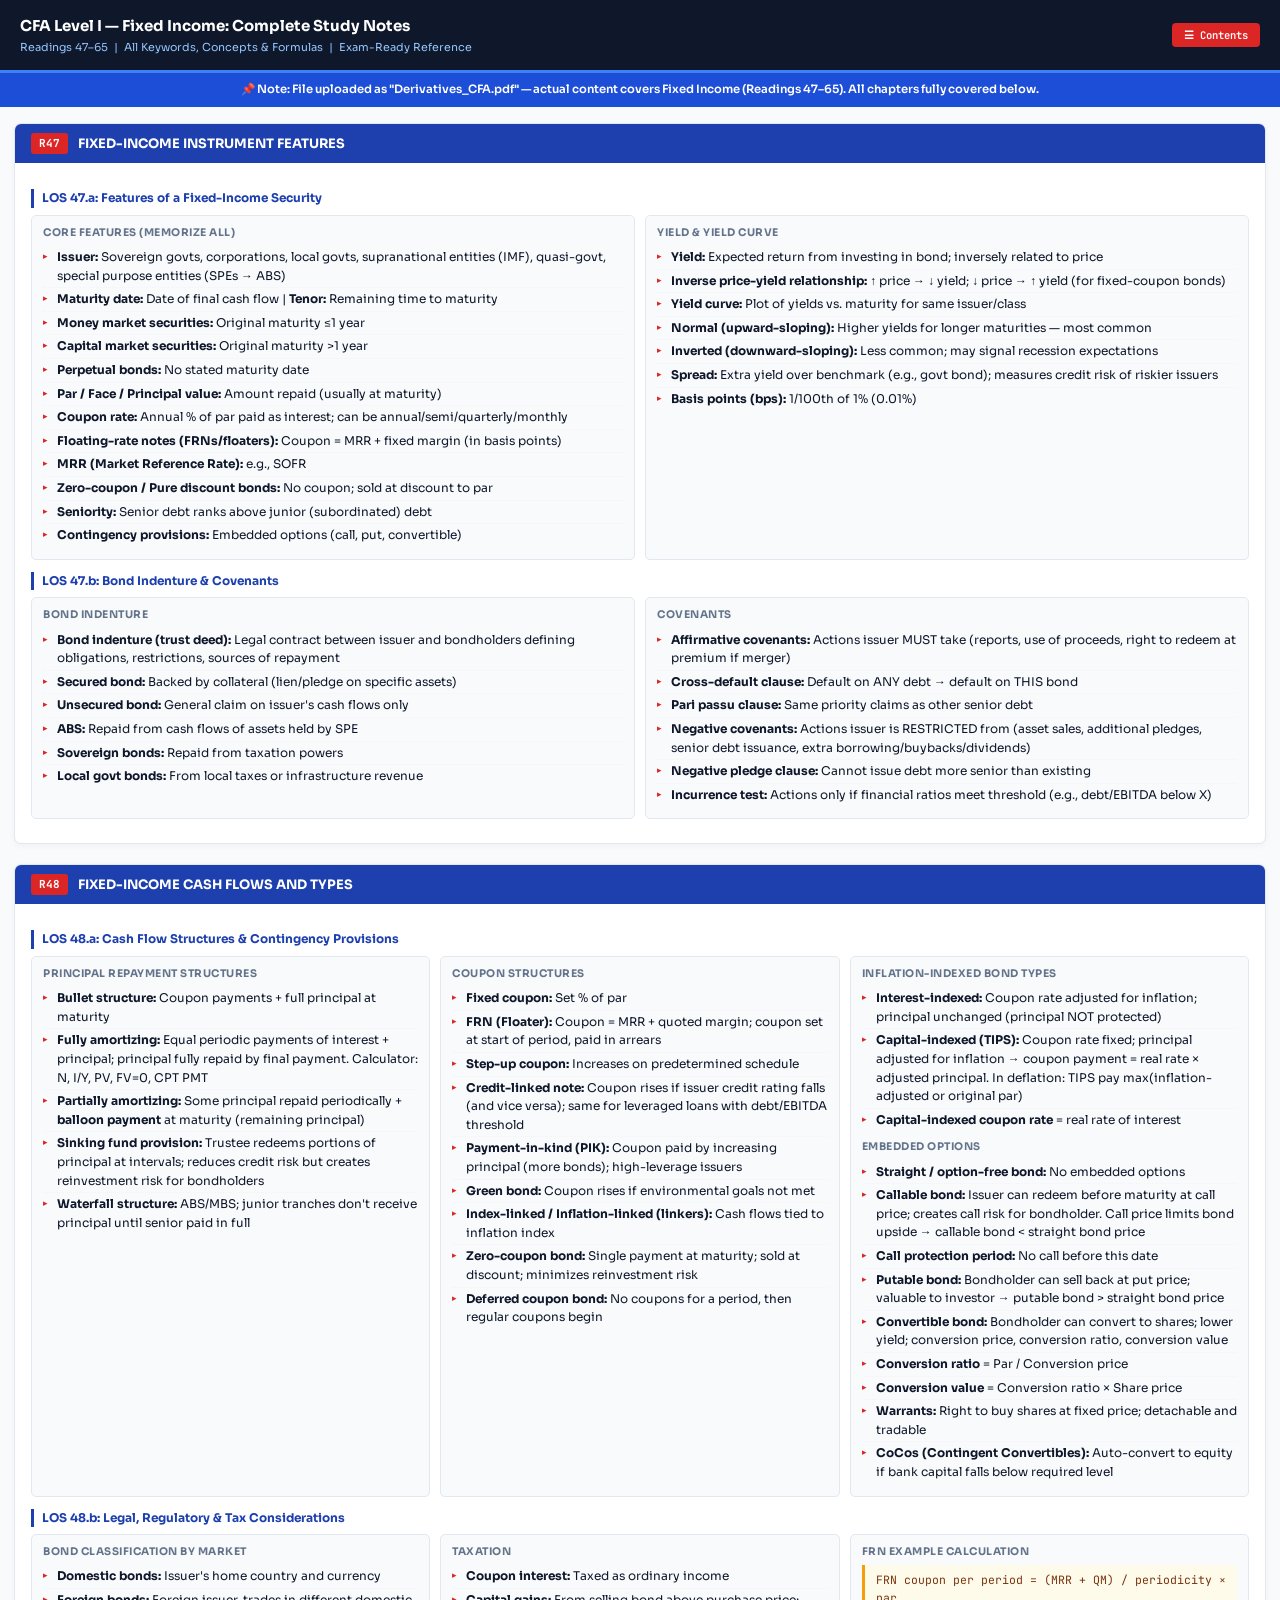
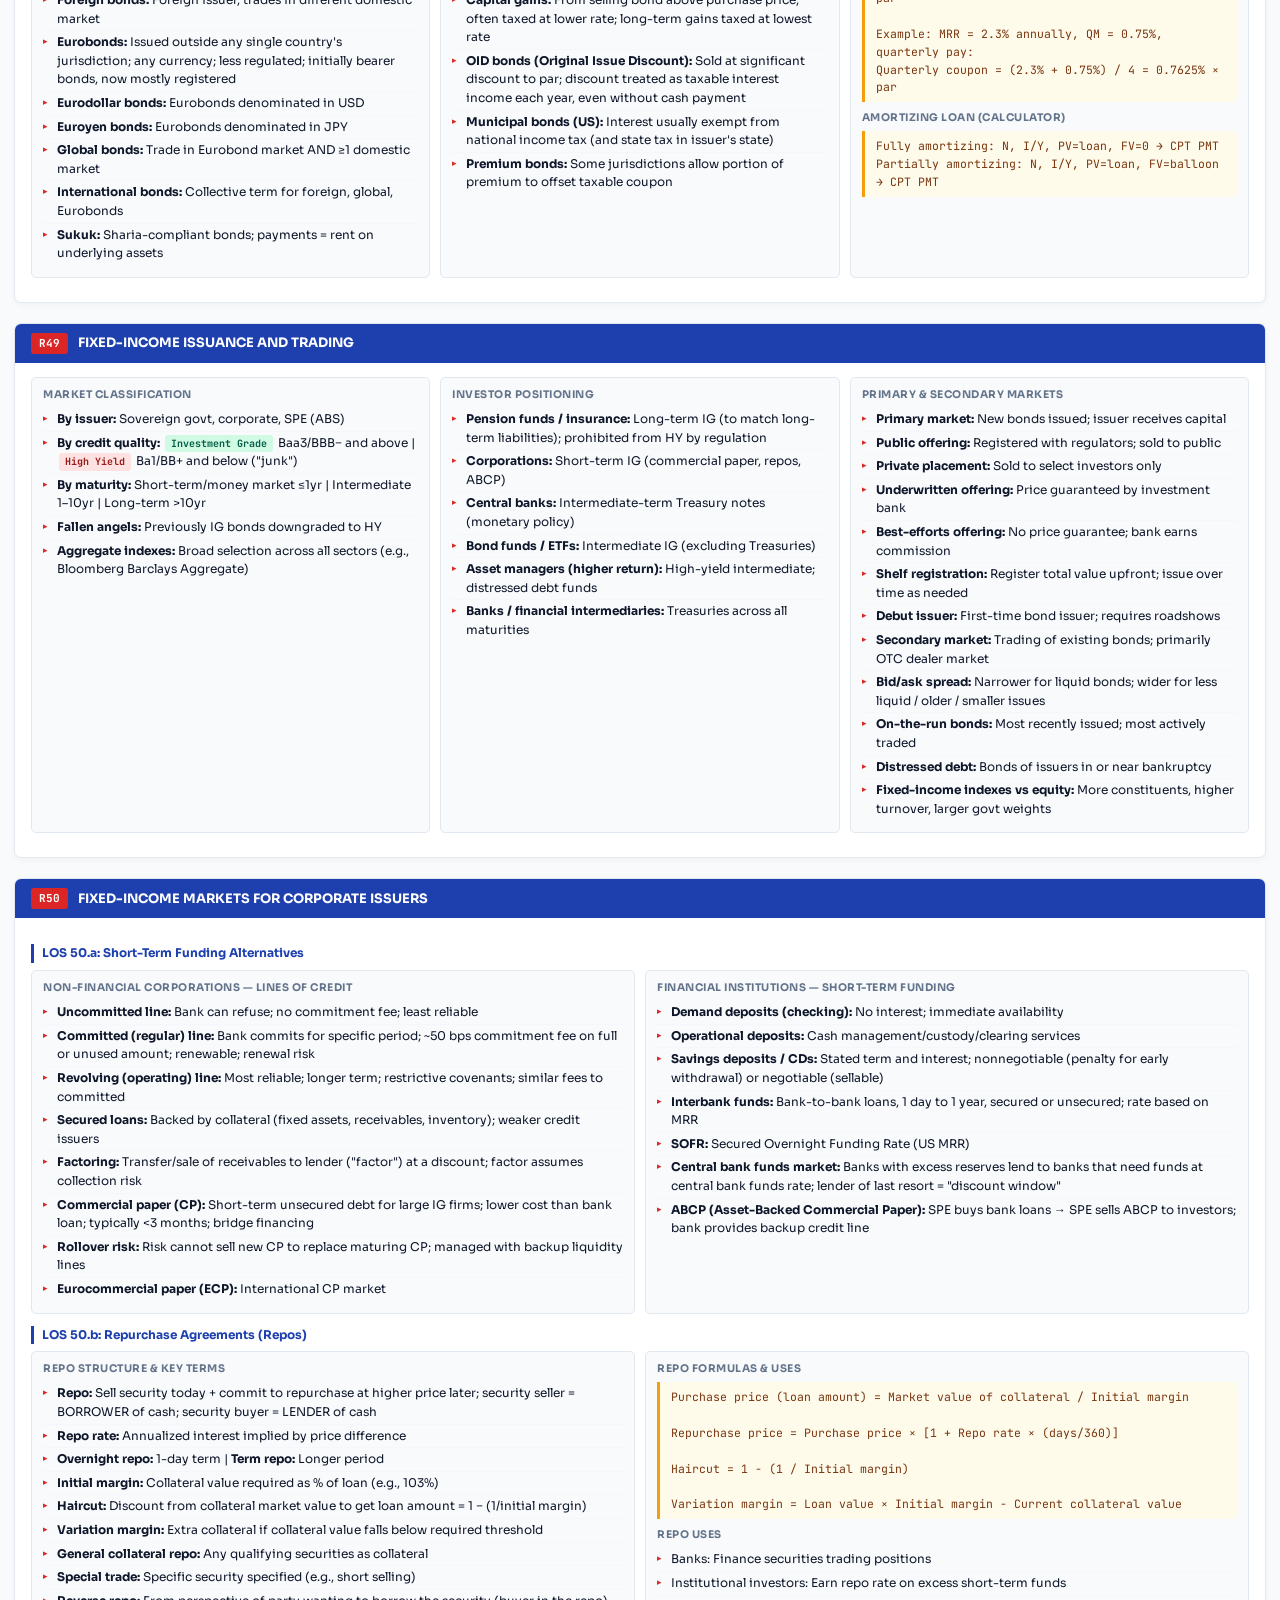
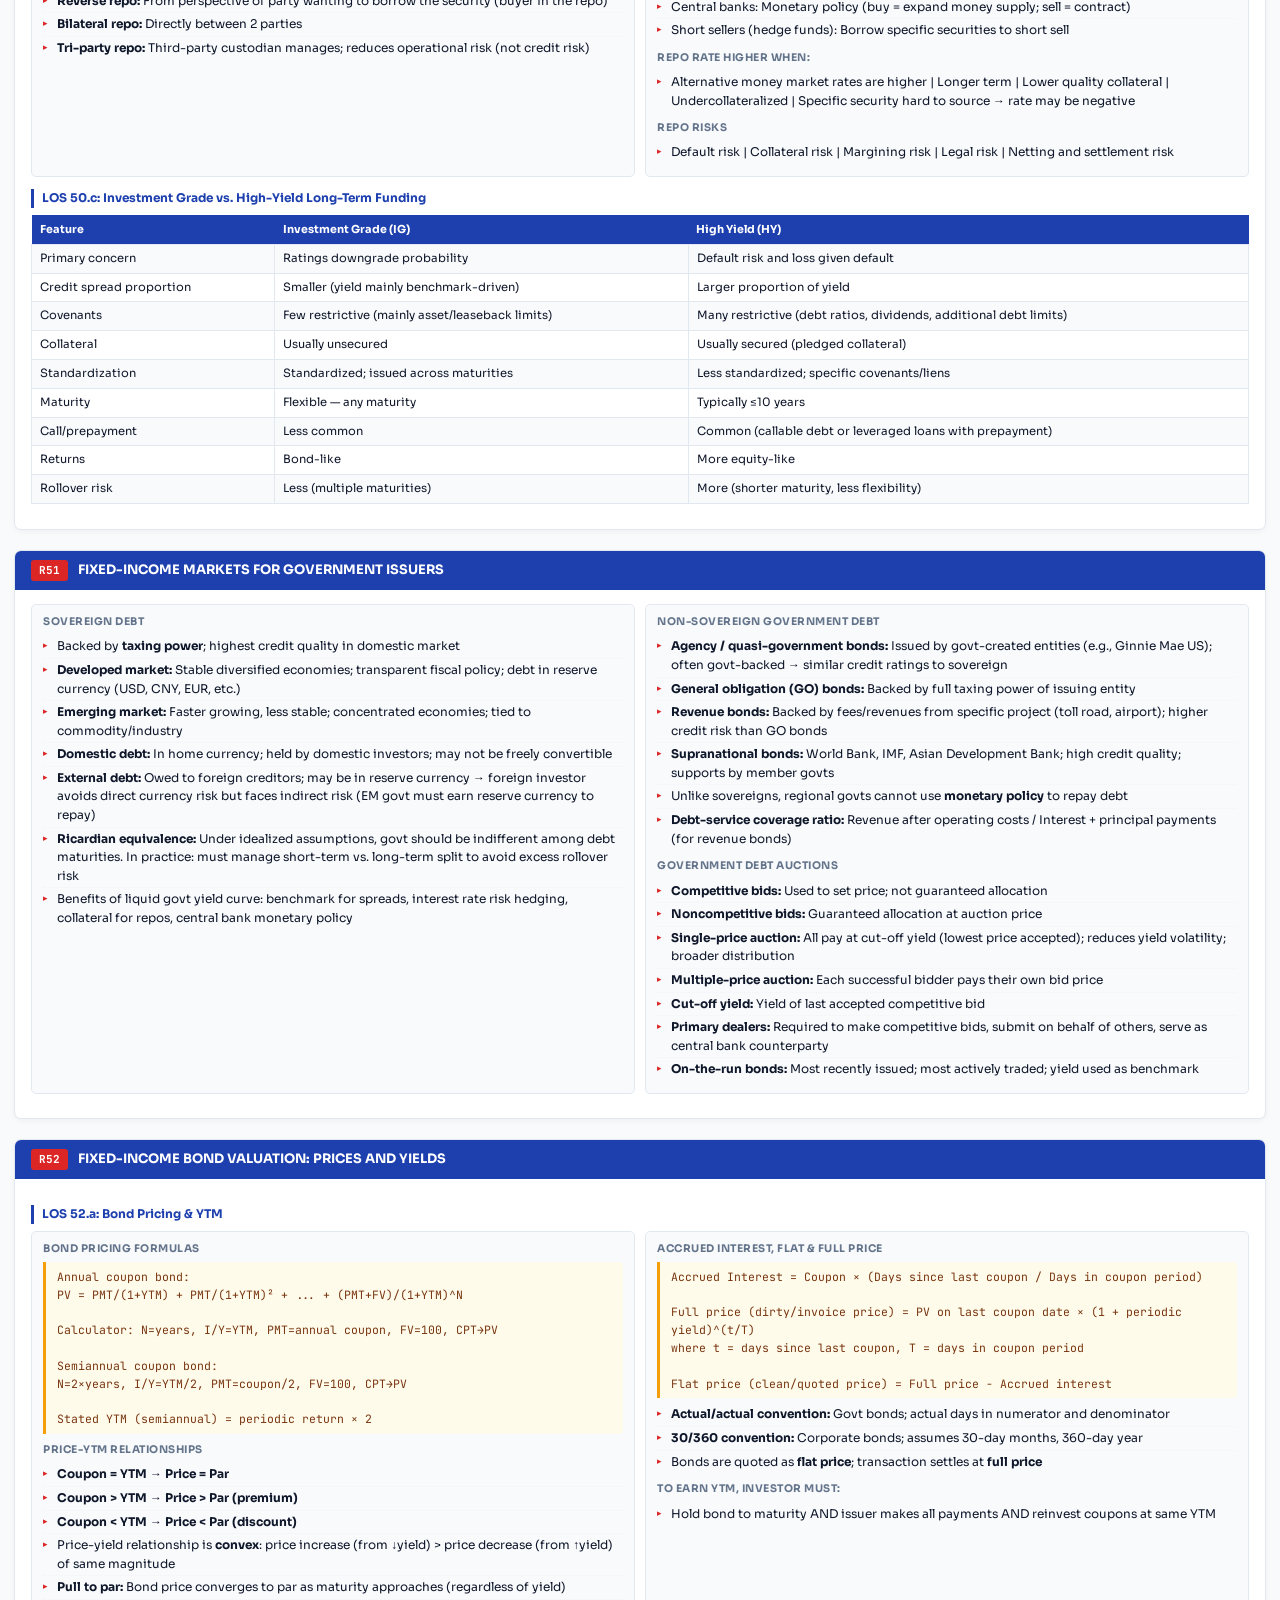
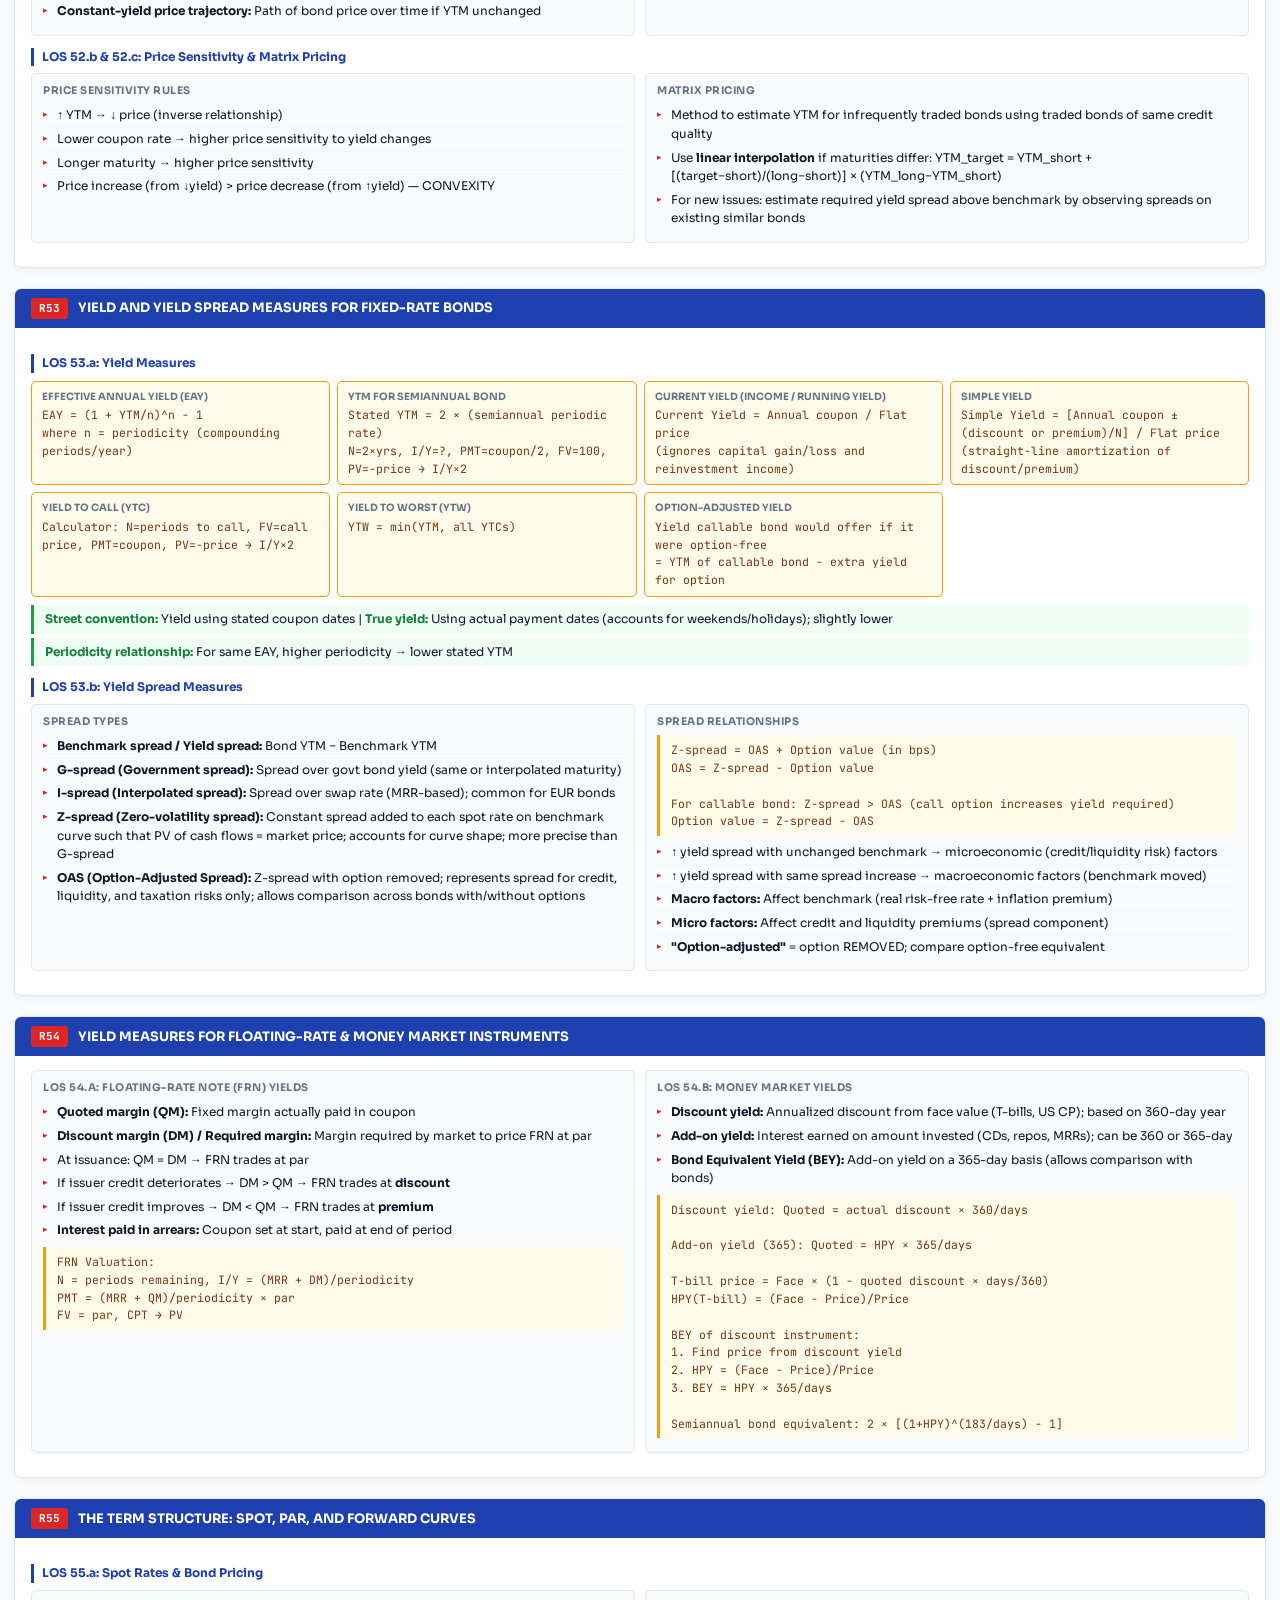
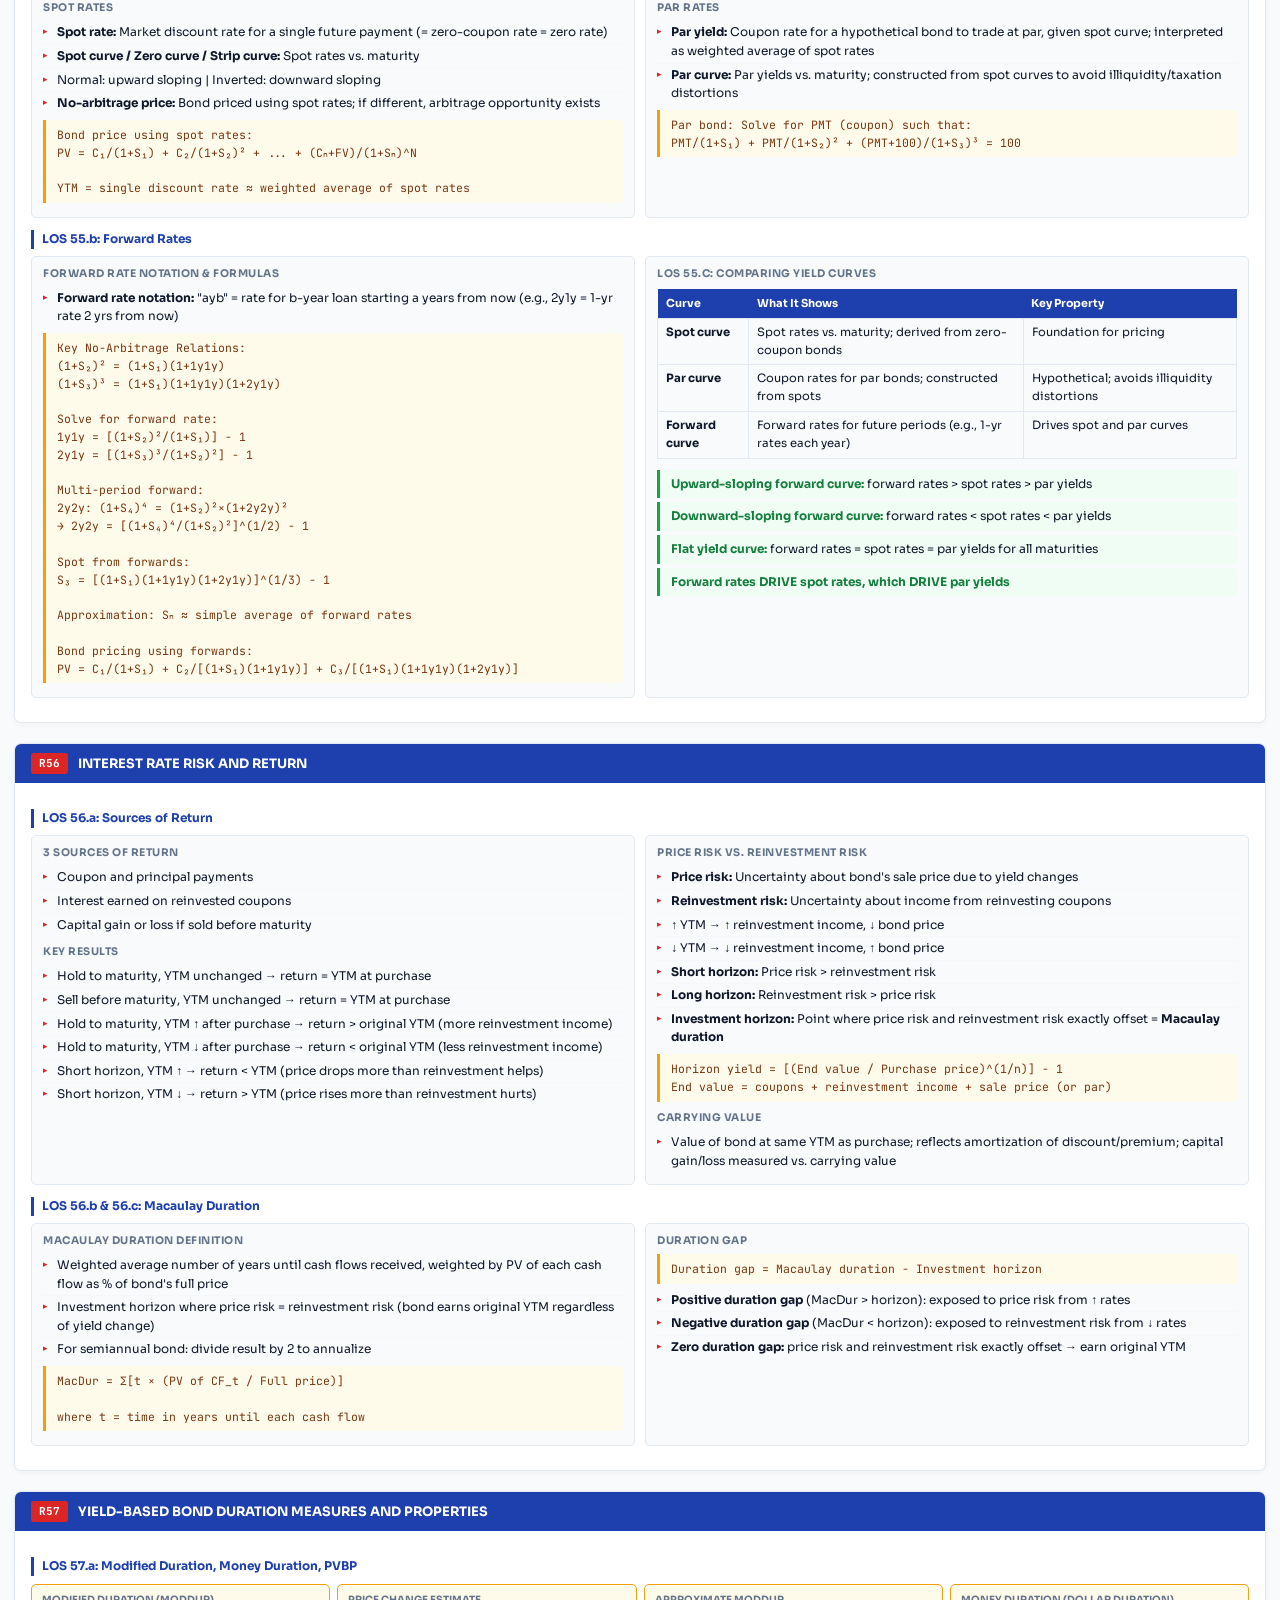
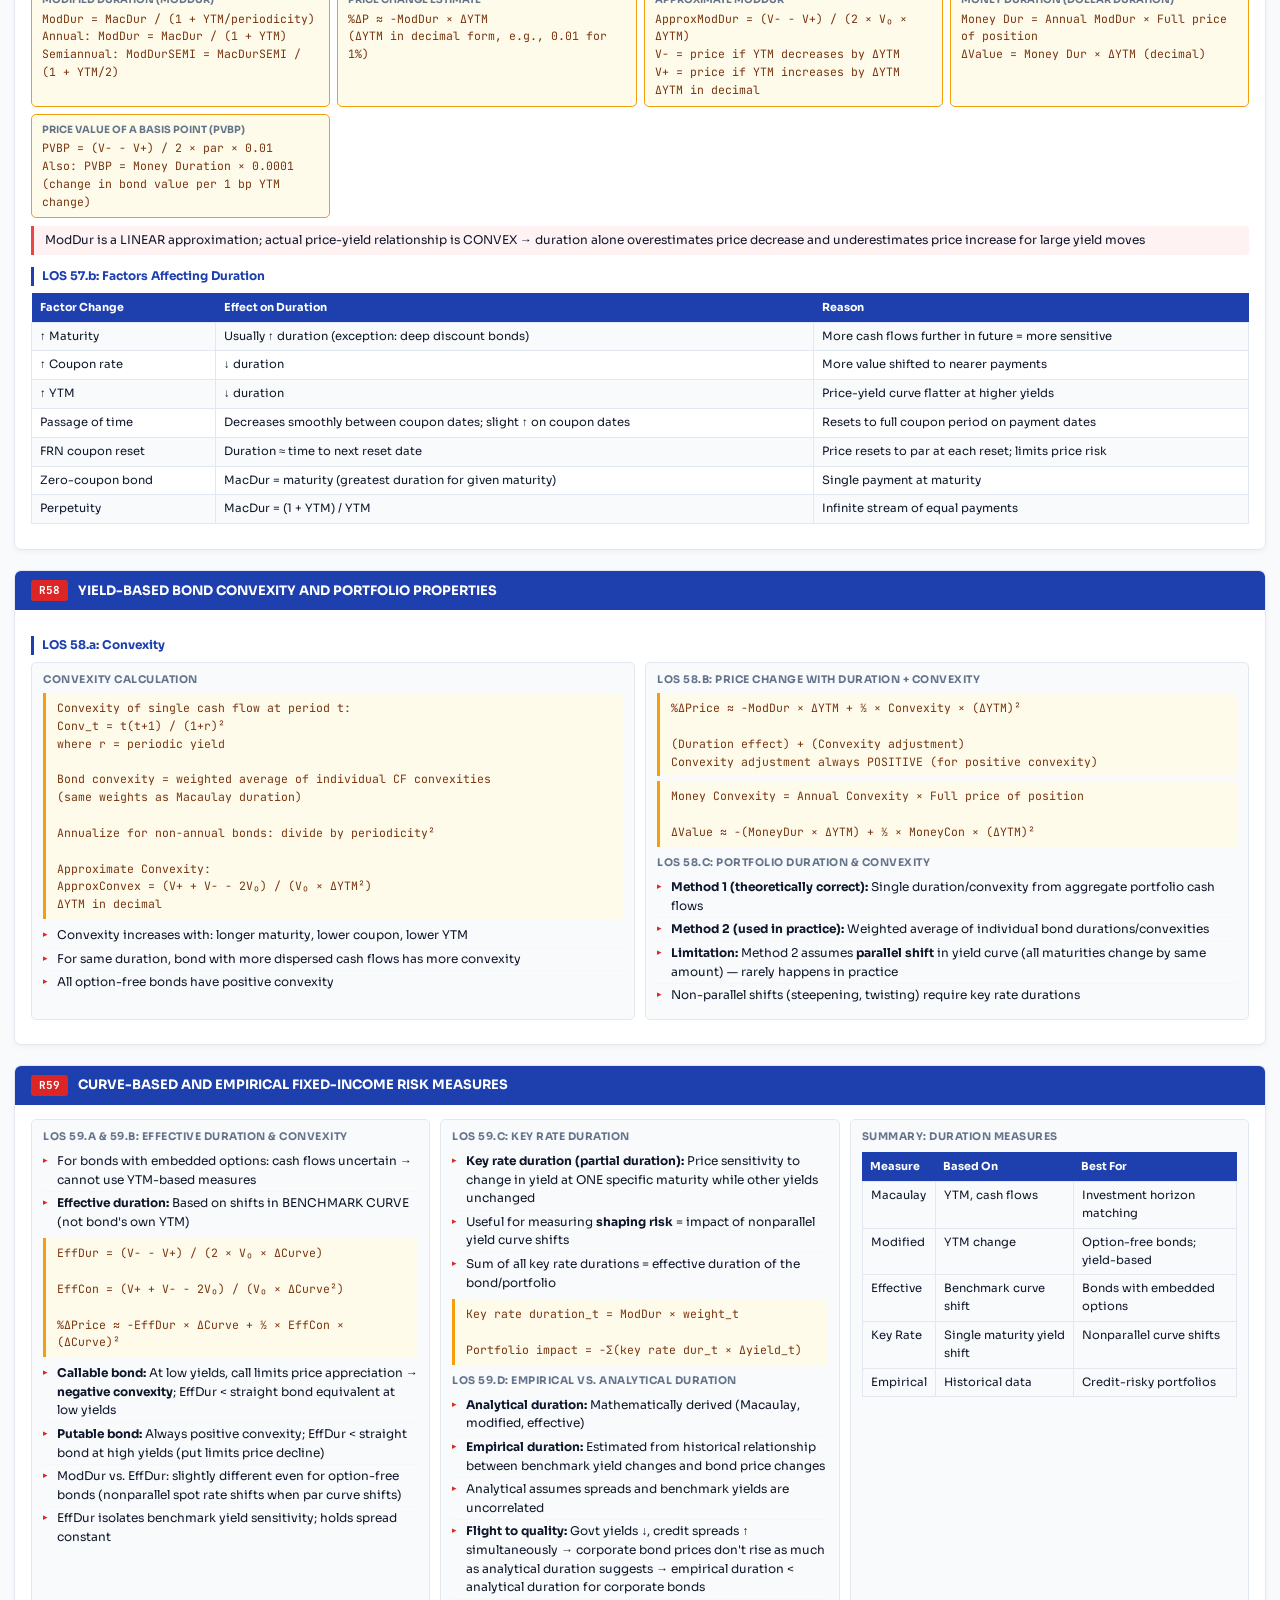
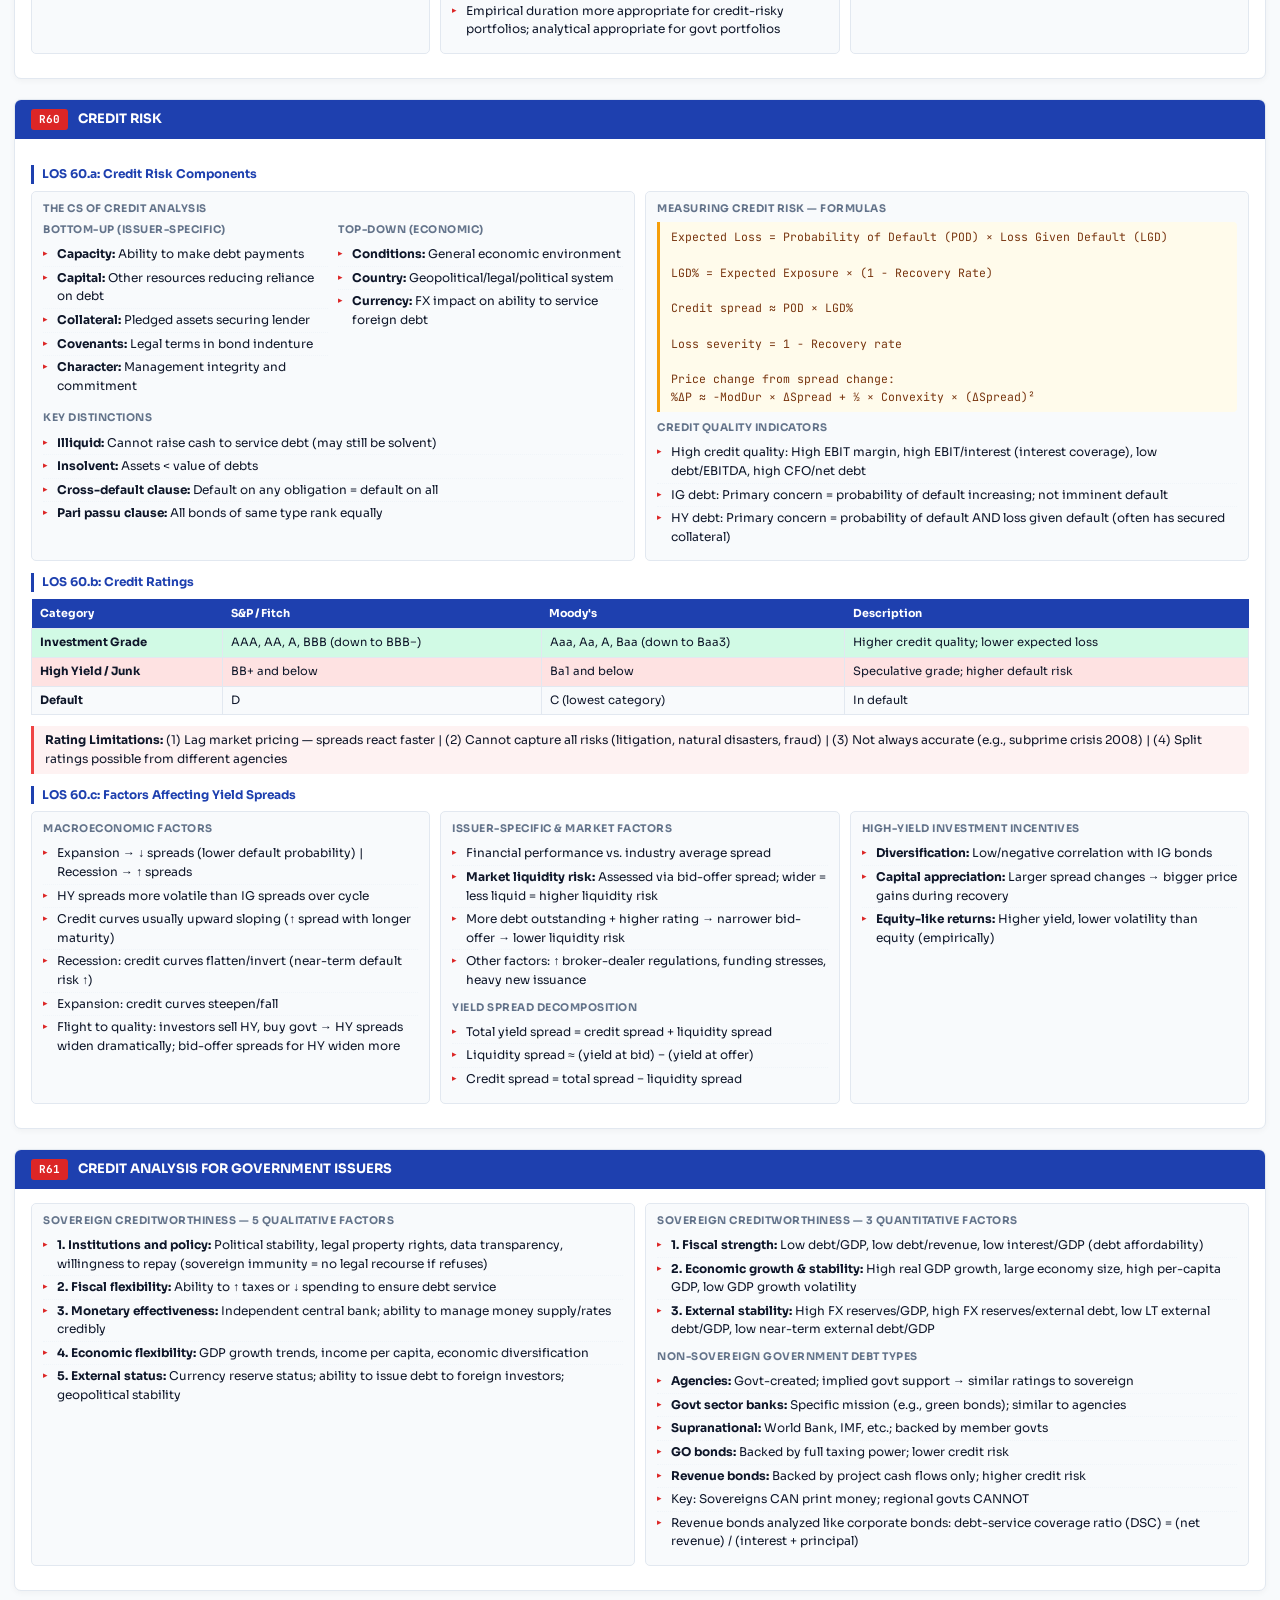
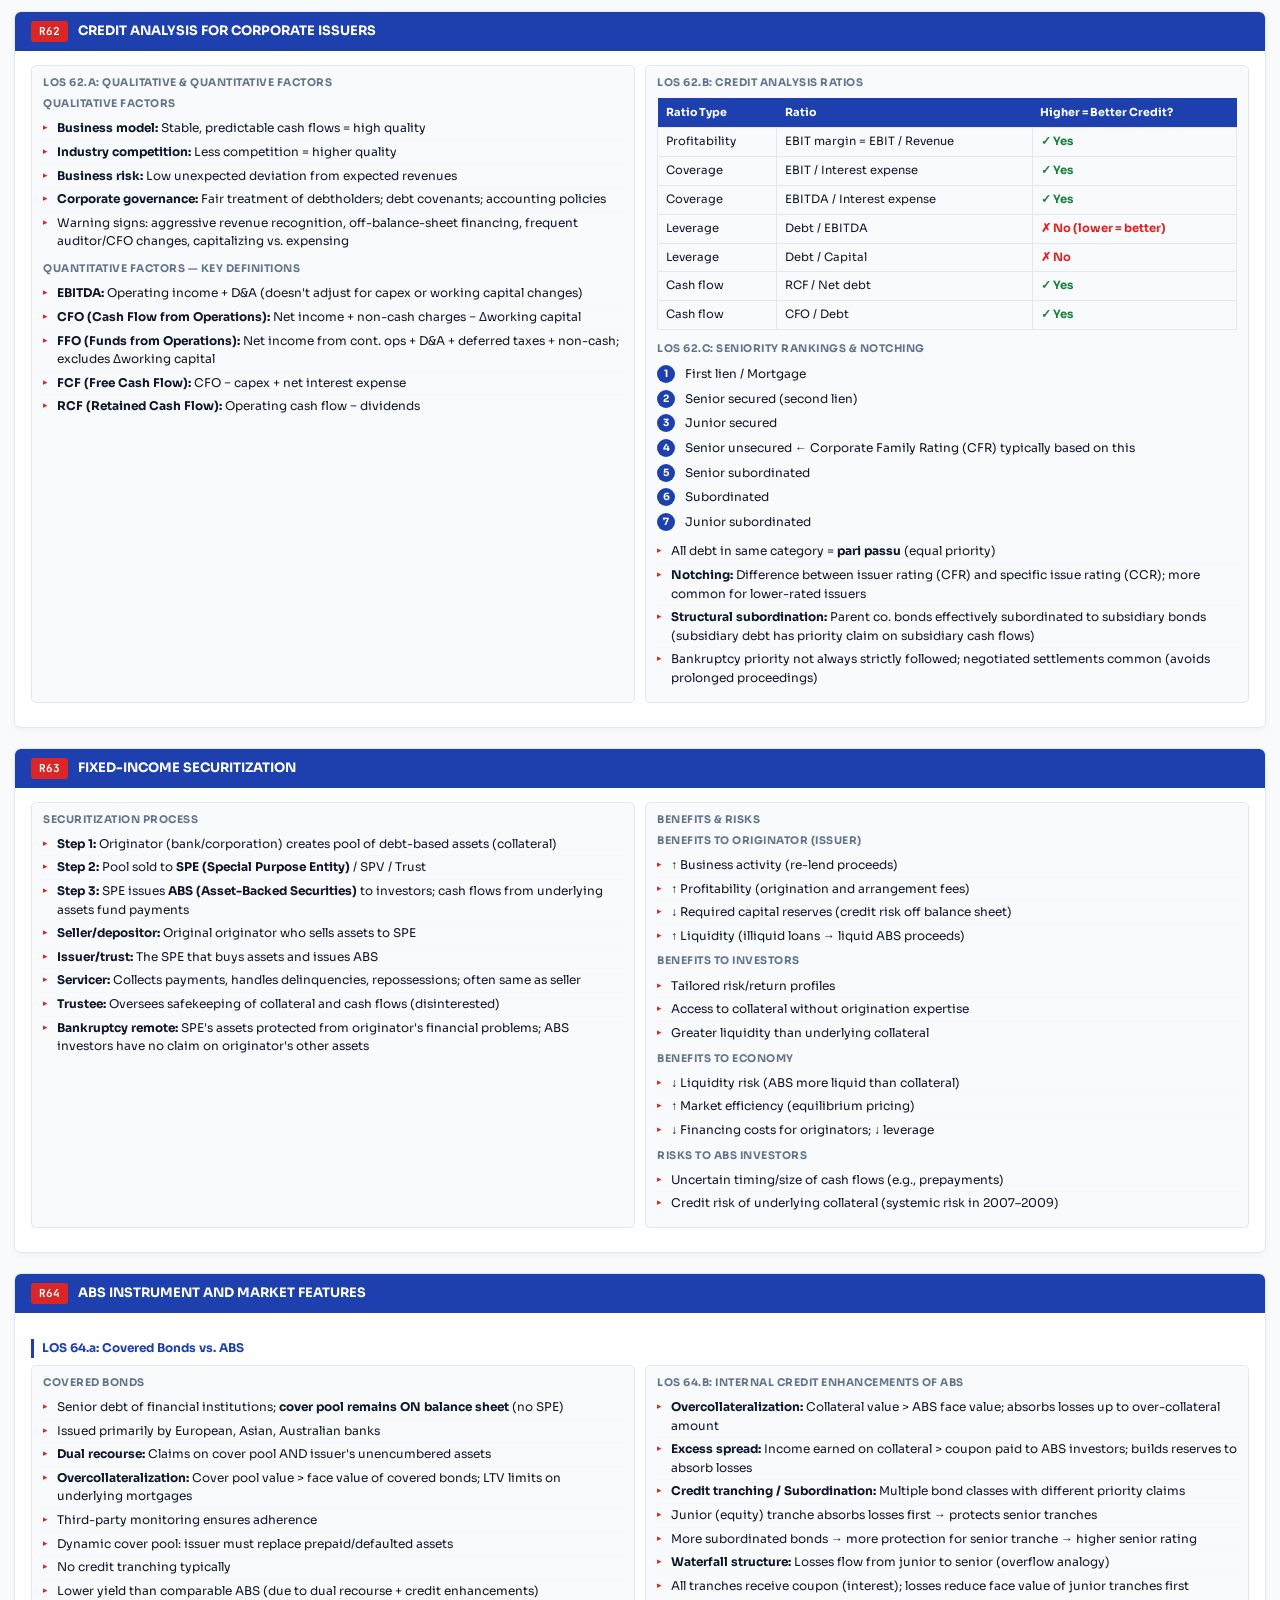
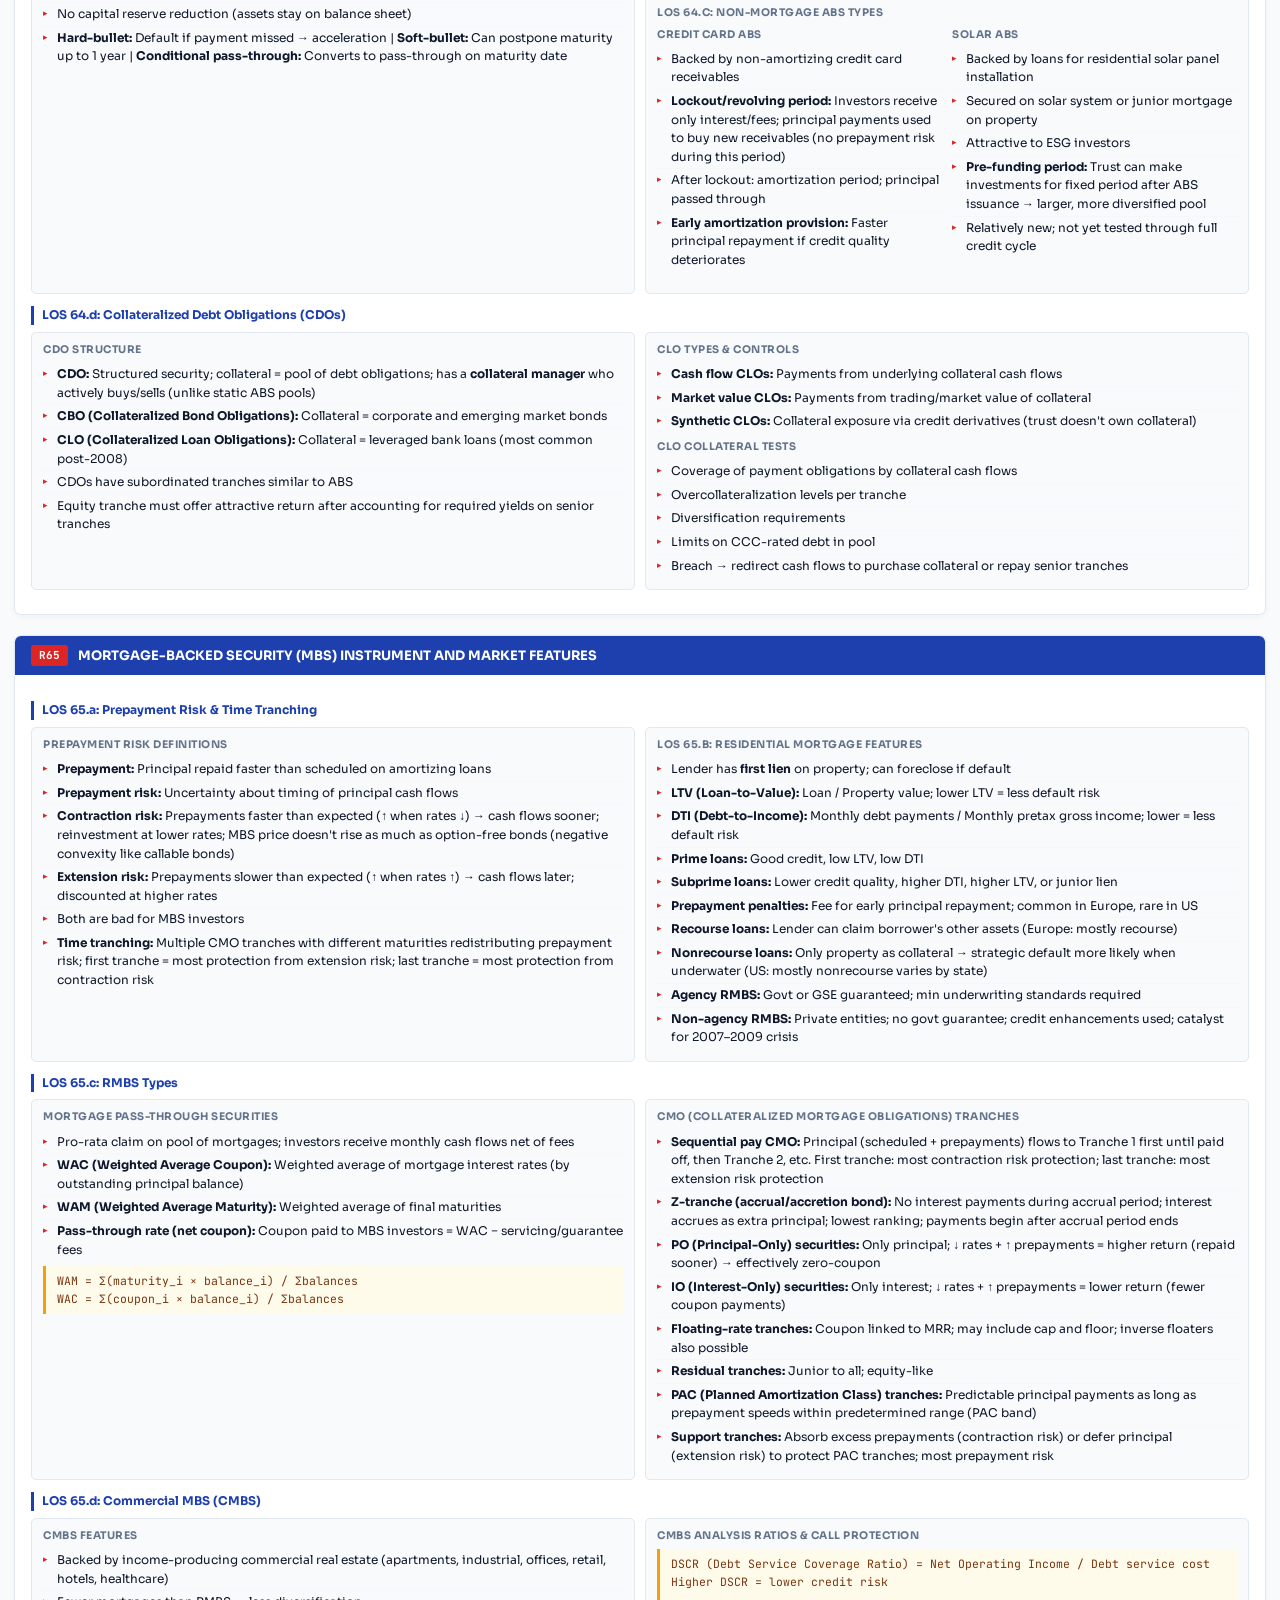
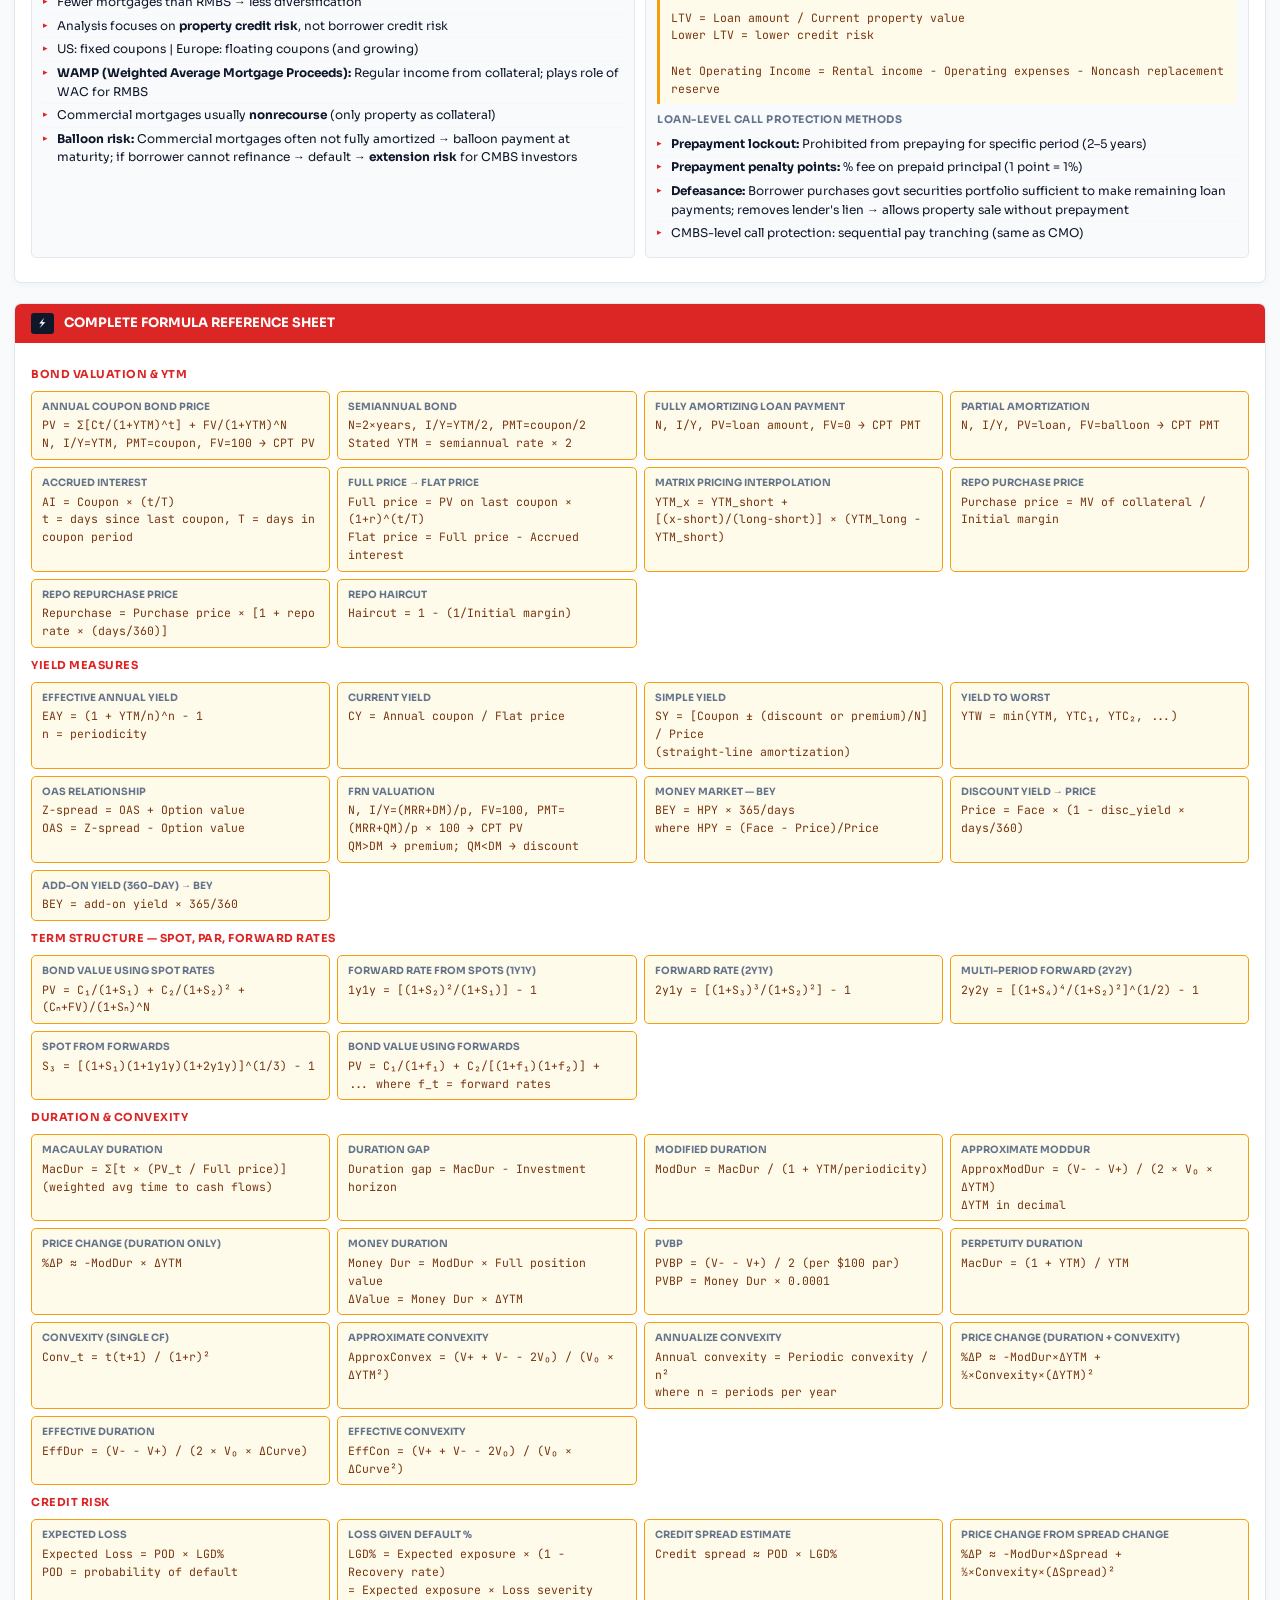
<file: CFA_Fixed_Income_Notes.html>
<!DOCTYPE html>
<html lang="en">
<head>
<meta charset="UTF-8">
<meta name="viewport" content="width=device-width, initial-scale=1.0">
<title>CFA Level I — Fixed Income Study Notes (R47–R65)</title>
<link href="https://fonts.googleapis.com/css2?family=JetBrains+Mono:wght@400;600&family=Sora:wght@400;600;700&display=swap" rel="stylesheet">
<style>
  :root {
    --navy: #0f172a;
    --blue: #1e40af;
    --blue-light: #3b82f6;
    --red: #dc2626;
    --green: #15803d;
    --amber: #b45309;
    --teal: #0f766e;
    --purple: #7c3aed;
    --bg: #f8fafc;
    --card: #ffffff;
    --border: #e2e8f0;
    --text: #0f172a;
    --muted: #64748b;
    --formula-bg: #fffbeb;
    --formula-border: #f59e0b;
    --kw-bg: #f0fdf4;
    --kw-border: #16a34a;
    --warn-bg: #fef2f2;
    --warn-border: #ef4444;
  }
  * { box-sizing: border-box; margin: 0; padding: 0; }
  body { font-family: 'Sora', sans-serif; background: var(--bg); color: var(--text); font-size: 12.5px; line-height: 1.55; }

  /* HEADER */
  .site-header { background: var(--navy); color: white; padding: 14px 20px; border-bottom: 3px solid var(--blue-light); position: sticky; top: 0; z-index: 100; display: flex; align-items: center; justify-content: space-between; flex-wrap: wrap; gap: 8px; }
  .site-header h1 { font-size: 15px; font-weight: 700; }
  .site-header p { font-size: 11px; color: #93c5fd; margin-top: 2px; }
  .toc-btn { background: var(--red); border: none; color: white; padding: 5px 12px; border-radius: 4px; cursor: pointer; font-family: 'JetBrains Mono', monospace; font-size: 10.5px; font-weight: 600; }

  /* TOC */
  #toc { background: var(--navy); color: white; padding: 12px 20px; display: none; border-bottom: 2px solid var(--blue-light); }
  #toc.open { display: block; }
  #toc .toc-grid { display: grid; grid-template-columns: repeat(auto-fill, minmax(220px, 1fr)); gap: 4px 20px; }
  #toc a { color: #93c5fd; text-decoration: none; font-size: 11px; display: block; padding: 2px 0; }
  #toc a:hover { color: #fbbf24; }

  /* NOTE BANNER */
  .note-banner { background: #1d4ed8; color: white; padding: 8px 20px; font-size: 11.5px; text-align: center; font-weight: 600; }

  /* CONTAINER */
  .container { max-width: 1300px; margin: 0 auto; padding: 16px 14px; }

  /* READING */
  .reading { background: var(--card); border-radius: 7px; margin-bottom: 20px; border: 1px solid var(--border); overflow: hidden; box-shadow: 0 2px 6px rgba(0,0,0,0.04); }
  .reading-header { background: var(--blue); color: white; padding: 9px 16px; font-size: 13px; font-weight: 700; display: flex; align-items: center; gap: 10px; }
  .rnum { background: var(--red); padding: 2px 8px; border-radius: 3px; font-family: 'JetBrains Mono', monospace; font-size: 11px; }
  .reading-body { padding: 14px 16px; }

  /* MODULES */
  .module { margin-bottom: 14px; }
  .mod-title { font-size: 12px; font-weight: 700; color: var(--blue); border-left: 3px solid var(--blue); padding-left: 8px; margin: 12px 0 7px; }
  .sec-title { font-size: 11px; font-weight: 700; color: var(--red); margin: 9px 0 4px; text-transform: uppercase; letter-spacing: 0.5px; }

  /* GRID */
  .two-col { display: grid; grid-template-columns: 1fr 1fr; gap: 10px; margin-bottom: 10px; }
  .three-col { display: grid; grid-template-columns: 1fr 1fr 1fr; gap: 10px; margin-bottom: 10px; }
  .four-col { display: grid; grid-template-columns: 1fr 1fr 1fr 1fr; gap: 10px; margin-bottom: 10px; }
  @media(max-width:750px) { .two-col,.three-col,.four-col { grid-template-columns: 1fr; } }

  /* CARD */
  .card { background: #f8fafc; border: 1px solid var(--border); border-radius: 5px; padding: 9px 11px; }
  .card-title { font-size: 10.5px; font-weight: 700; text-transform: uppercase; letter-spacing: 0.5px; color: var(--muted); margin-bottom: 5px; }

  /* FORMULA */
  .formula { background: var(--formula-bg); border-left: 3px solid var(--formula-border); padding: 6px 11px; margin: 5px 0; border-radius: 0 4px 4px 0; font-family: 'JetBrains Mono', monospace; font-size: 11.5px; color: #78350f; }

  /* KEYWORD */
  .kw { background: var(--kw-bg); border-left: 3px solid var(--kw-border); padding: 5px 11px; margin: 4px 0; border-radius: 0 4px 4px 0; font-size: 12px; }
  .kw b { color: var(--green); }

  /* WARNING/IMPORTANT */
  .warn { background: var(--warn-bg); border-left: 3px solid var(--warn-border); padding: 5px 11px; margin: 4px 0; border-radius: 0 4px 4px 0; font-size: 12px; }

  /* BULLETS */
  ul.notes { list-style: none; padding: 0; margin: 3px 0; }
  ul.notes li { padding: 2px 0 2px 14px; position: relative; font-size: 12px; border-bottom: 1px dotted #f1f5f9; }
  ul.notes li:last-child { border-bottom: none; }
  ul.notes li::before { content: "▸"; position: absolute; left: 0; color: var(--red); font-size: 9px; top: 4px; }

  /* TABLE */
  .tbl-wrap { overflow-x: auto; margin: 7px 0 11px; }
  table { width: 100%; border-collapse: collapse; font-size: 11.5px; }
  th { background: var(--blue); color: white; padding: 6px 8px; text-align: left; font-weight: 700; font-size: 11px; }
  td { padding: 5px 8px; border: 1px solid var(--border); vertical-align: top; }
  tr:nth-child(even) td { background: #f8fafc; }
  .tick { color: var(--green); font-weight: 700; }
  .cross { color: var(--red); font-weight: 700; }

  /* PRIORITY LIST */
  .priority-list { list-style: none; counter-reset: priority; }
  .priority-list li { counter-increment: priority; padding: 3px 0 3px 28px; position: relative; font-size: 12px; }
  .priority-list li::before { content: counter(priority); position: absolute; left: 0; background: var(--blue); color: white; width: 18px; height: 18px; border-radius: 50%; text-align: center; line-height: 18px; font-size: 10px; font-weight: 700; top: 3px; }

  /* BADGE */
  .badge { display: inline-block; padding: 1px 6px; border-radius: 3px; font-size: 10px; font-weight: 700; font-family: 'JetBrains Mono', monospace; margin: 0 2px; }
  .badge-ig { background: #d1fae5; color: #065f46; }
  .badge-hy { background: #fee2e2; color: #991b1b; }
  .badge-note { background: #fef3c7; color: #92400e; }

  /* FORMULA GRID */
  .fg { display: grid; grid-template-columns: repeat(auto-fill, minmax(260px, 1fr)); gap: 7px; margin: 8px 0; }
  .fg-item { background: var(--formula-bg); border: 1px solid var(--formula-border); border-radius: 5px; padding: 7px 10px; }
  .fg-label { font-size: 10px; text-transform: uppercase; color: var(--muted); font-weight: 700; margin-bottom: 2px; }
  .fg-f { font-family: 'JetBrains Mono', monospace; font-size: 11.5px; color: #78350f; }

  /* SENIORITY */
  .seniority { list-style: none; }
  .seniority li { padding: 4px 10px; margin: 2px 0; border-radius: 4px; font-size: 11.5px; font-weight: 600; }
  .s1 { background: #1d4ed8; color: white; }
  .s2 { background: #2563eb; color: white; }
  .s3 { background: #3b82f6; color: white; }
  .s4 { background: #93c5fd; color: var(--navy); }
  .s5 { background: #fca5a5; color: var(--navy); }
  .s6 { background: #f87171; color: white; }
  .s7 { background: #dc2626; color: white; }

  /* CREDIT RATING TABLE */
  .rating-ig td { background: #d1fae5 !important; }
  .rating-hy td { background: #fee2e2 !important; }

  .footer-bar { background: var(--navy); color: #93c5fd; text-align: center; padding: 12px; font-size: 12px; border-radius: 0 0 7px 7px; margin-top: 20px; }
</style>
</head>
<body>

<header class="site-header">
  <div>
    <h1>CFA Level I — Fixed Income: Complete Study Notes</h1>
    <p>Readings 47–65 &nbsp;|&nbsp; All Keywords, Concepts & Formulas &nbsp;|&nbsp; Exam-Ready Reference</p>
  </div>
  <button class="toc-btn" onclick="document.getElementById('toc').classList.toggle('open')">☰ Contents</button>
</header>

<nav id="toc">
  <div class="toc-grid">
    <a href="#r47">R47: FI Instrument Features</a>
    <a href="#r48">R48: Cash Flows & Types</a>
    <a href="#r49">R49: Issuance & Trading</a>
    <a href="#r50">R50: Corporate FI Markets</a>
    <a href="#r51">R51: Government FI Markets</a>
    <a href="#r52">R52: Bond Valuation</a>
    <a href="#r53">R53: Yield Measures (Fixed-Rate)</a>
    <a href="#r54">R54: Yield Measures (FRN & MM)</a>
    <a href="#r55">R55: Term Structure (Spot/Par/Fwd)</a>
    <a href="#r56">R56: Interest Rate Risk & Return</a>
    <a href="#r57">R57: Duration Measures</a>
    <a href="#r58">R58: Convexity</a>
    <a href="#r59">R59: Curve-Based & Empirical Risk</a>
    <a href="#r60">R60: Credit Risk</a>
    <a href="#r61">R61: Credit Analysis — Govt</a>
    <a href="#r62">R62: Credit Analysis — Corporate</a>
    <a href="#r63">R63: Securitization</a>
    <a href="#r64">R64: ABS Features</a>
    <a href="#r65">R65: MBS Features</a>
    <a href="#formulas">⚡ Formula Sheet</a>
  </div>
</nav>

<div class="note-banner">📌 Note: File uploaded as "Derivatives_CFA.pdf" — actual content covers Fixed Income (Readings 47–65). All chapters fully covered below.</div>

<div class="container">

<!-- ══════════════════════════════ R47 ══════════════════════════════ -->
<div class="reading" id="r47">
  <div class="reading-header"><span class="rnum">R47</span> FIXED-INCOME INSTRUMENT FEATURES</div>
  <div class="reading-body">
    <div class="mod-title">LOS 47.a: Features of a Fixed-Income Security</div>
    <div class="two-col">
      <div class="card">
        <div class="card-title">Core Features (Memorize All)</div>
        <ul class="notes">
          <li><b>Issuer:</b> Sovereign govts, corporations, local govts, supranational entities (IMF), quasi-govt, special purpose entities (SPEs → ABS)</li>
          <li><b>Maturity date:</b> Date of final cash flow | <b>Tenor:</b> Remaining time to maturity</li>
          <li><b>Money market securities:</b> Original maturity ≤1 year</li>
          <li><b>Capital market securities:</b> Original maturity >1 year</li>
          <li><b>Perpetual bonds:</b> No stated maturity date</li>
          <li><b>Par / Face / Principal value:</b> Amount repaid (usually at maturity)</li>
          <li><b>Coupon rate:</b> Annual % of par paid as interest; can be annual/semi/quarterly/monthly</li>
          <li><b>Floating-rate notes (FRNs/floaters):</b> Coupon = MRR + fixed margin (in basis points)</li>
          <li><b>MRR (Market Reference Rate):</b> e.g., SOFR</li>
          <li><b>Zero-coupon / Pure discount bonds:</b> No coupon; sold at discount to par</li>
          <li><b>Seniority:</b> Senior debt ranks above junior (subordinated) debt</li>
          <li><b>Contingency provisions:</b> Embedded options (call, put, convertible)</li>
        </ul>
      </div>
      <div class="card">
        <div class="card-title">Yield & Yield Curve</div>
        <ul class="notes">
          <li><b>Yield:</b> Expected return from investing in bond; inversely related to price</li>
          <li><b>Inverse price-yield relationship:</b> ↑ price → ↓ yield; ↓ price → ↑ yield (for fixed-coupon bonds)</li>
          <li><b>Yield curve:</b> Plot of yields vs. maturity for same issuer/class</li>
          <li><b>Normal (upward-sloping):</b> Higher yields for longer maturities — most common</li>
          <li><b>Inverted (downward-sloping):</b> Less common; may signal recession expectations</li>
          <li><b>Spread:</b> Extra yield over benchmark (e.g., govt bond); measures credit risk of riskier issuers</li>
          <li><b>Basis points (bps):</b> 1/100th of 1% (0.01%)</li>
        </ul>
      </div>
    </div>
    <div class="mod-title">LOS 47.b: Bond Indenture & Covenants</div>
    <div class="two-col">
      <div class="card">
        <div class="card-title">Bond Indenture</div>
        <ul class="notes">
          <li><b>Bond indenture (trust deed):</b> Legal contract between issuer and bondholders defining obligations, restrictions, sources of repayment</li>
          <li><b>Secured bond:</b> Backed by collateral (lien/pledge on specific assets)</li>
          <li><b>Unsecured bond:</b> General claim on issuer's cash flows only</li>
          <li><b>ABS:</b> Repaid from cash flows of assets held by SPE</li>
          <li><b>Sovereign bonds:</b> Repaid from taxation powers</li>
          <li><b>Local govt bonds:</b> From local taxes or infrastructure revenue</li>
        </ul>
      </div>
      <div class="card">
        <div class="card-title">Covenants</div>
        <ul class="notes">
          <li><b>Affirmative covenants:</b> Actions issuer MUST take (reports, use of proceeds, right to redeem at premium if merger)</li>
          <li><b>Cross-default clause:</b> Default on ANY debt → default on THIS bond</li>
          <li><b>Pari passu clause:</b> Same priority claims as other senior debt</li>
          <li><b>Negative covenants:</b> Actions issuer is RESTRICTED from (asset sales, additional pledges, senior debt issuance, extra borrowing/buybacks/dividends)</li>
          <li><b>Negative pledge clause:</b> Cannot issue debt more senior than existing</li>
          <li><b>Incurrence test:</b> Actions only if financial ratios meet threshold (e.g., debt/EBITDA below X)</li>
        </ul>
      </div>
    </div>
  </div>
</div>

<!-- ══════════════════════════════ R48 ══════════════════════════════ -->
<div class="reading" id="r48">
  <div class="reading-header"><span class="rnum">R48</span> FIXED-INCOME CASH FLOWS AND TYPES</div>
  <div class="reading-body">
    <div class="mod-title">LOS 48.a: Cash Flow Structures & Contingency Provisions</div>
    <div class="three-col">
      <div class="card">
        <div class="card-title">Principal Repayment Structures</div>
        <ul class="notes">
          <li><b>Bullet structure:</b> Coupon payments + full principal at maturity</li>
          <li><b>Fully amortizing:</b> Equal periodic payments of interest + principal; principal fully repaid by final payment. Calculator: N, I/Y, PV, FV=0, CPT PMT</li>
          <li><b>Partially amortizing:</b> Some principal repaid periodically + <b>balloon payment</b> at maturity (remaining principal)</li>
          <li><b>Sinking fund provision:</b> Trustee redeems portions of principal at intervals; reduces credit risk but creates reinvestment risk for bondholders</li>
          <li><b>Waterfall structure:</b> ABS/MBS; junior tranches don't receive principal until senior paid in full</li>
        </ul>
      </div>
      <div class="card">
        <div class="card-title">Coupon Structures</div>
        <ul class="notes">
          <li><b>Fixed coupon:</b> Set % of par</li>
          <li><b>FRN (Floater):</b> Coupon = MRR + quoted margin; coupon set at start of period, paid in arrears</li>
          <li><b>Step-up coupon:</b> Increases on predetermined schedule</li>
          <li><b>Credit-linked note:</b> Coupon rises if issuer credit rating falls (and vice versa); same for leveraged loans with debt/EBITDA threshold</li>
          <li><b>Payment-in-kind (PIK):</b> Coupon paid by increasing principal (more bonds); high-leverage issuers</li>
          <li><b>Green bond:</b> Coupon rises if environmental goals not met</li>
          <li><b>Index-linked / Inflation-linked (linkers):</b> Cash flows tied to inflation index</li>
          <li><b>Zero-coupon bond:</b> Single payment at maturity; sold at discount; minimizes reinvestment risk</li>
          <li><b>Deferred coupon bond:</b> No coupons for a period, then regular coupons begin</li>
        </ul>
      </div>
      <div class="card">
        <div class="card-title">Inflation-Indexed Bond Types</div>
        <ul class="notes">
          <li><b>Interest-indexed:</b> Coupon rate adjusted for inflation; principal unchanged (principal NOT protected)</li>
          <li><b>Capital-indexed (TIPS):</b> Coupon rate fixed; principal adjusted for inflation → coupon payment = real rate × adjusted principal. In deflation: TIPS pay max(inflation-adjusted or original par)</li>
          <li><b>Capital-indexed coupon rate</b> = real rate of interest</li>
        </ul>
        <div class="card-title" style="margin-top:8px">Embedded Options</div>
        <ul class="notes">
          <li><b>Straight / option-free bond:</b> No embedded options</li>
          <li><b>Callable bond:</b> Issuer can redeem before maturity at call price; creates call risk for bondholder. Call price limits bond upside → callable bond &lt; straight bond price</li>
          <li><b>Call protection period:</b> No call before this date</li>
          <li><b>Putable bond:</b> Bondholder can sell back at put price; valuable to investor → putable bond &gt; straight bond price</li>
          <li><b>Convertible bond:</b> Bondholder can convert to shares; lower yield; conversion price, conversion ratio, conversion value</li>
          <li><b>Conversion ratio</b> = Par / Conversion price</li>
          <li><b>Conversion value</b> = Conversion ratio × Share price</li>
          <li><b>Warrants:</b> Right to buy shares at fixed price; detachable and tradable</li>
          <li><b>CoCos (Contingent Convertibles):</b> Auto-convert to equity if bank capital falls below required level</li>
        </ul>
      </div>
    </div>
    <div class="mod-title">LOS 48.b: Legal, Regulatory & Tax Considerations</div>
    <div class="three-col">
      <div class="card">
        <div class="card-title">Bond Classification by Market</div>
        <ul class="notes">
          <li><b>Domestic bonds:</b> Issuer's home country and currency</li>
          <li><b>Foreign bonds:</b> Foreign issuer, trades in different domestic market</li>
          <li><b>Eurobonds:</b> Issued outside any single country's jurisdiction; any currency; less regulated; initially bearer bonds, now mostly registered</li>
          <li><b>Eurodollar bonds:</b> Eurobonds denominated in USD</li>
          <li><b>Euroyen bonds:</b> Eurobonds denominated in JPY</li>
          <li><b>Global bonds:</b> Trade in Eurobond market AND ≥1 domestic market</li>
          <li><b>International bonds:</b> Collective term for foreign, global, Eurobonds</li>
          <li><b>Sukuk:</b> Sharia-compliant bonds; payments = rent on underlying assets</li>
        </ul>
      </div>
      <div class="card">
        <div class="card-title">Taxation</div>
        <ul class="notes">
          <li><b>Coupon interest:</b> Taxed as ordinary income</li>
          <li><b>Capital gains:</b> From selling bond above purchase price; often taxed at lower rate; long-term gains taxed at lowest rate</li>
          <li><b>OID bonds (Original Issue Discount):</b> Sold at significant discount to par; discount treated as taxable interest income each year, even without cash payment</li>
          <li><b>Municipal bonds (US):</b> Interest usually exempt from national income tax (and state tax in issuer's state)</li>
          <li><b>Premium bonds:</b> Some jurisdictions allow portion of premium to offset taxable coupon</li>
        </ul>
      </div>
      <div class="card">
        <div class="card-title">FRN Example Calculation</div>
        <div class="formula">FRN coupon per period = (MRR + QM) / periodicity × par<br><br>Example: MRR = 2.3% annually, QM = 0.75%, quarterly pay:<br>Quarterly coupon = (2.3% + 0.75%) / 4 = 0.7625% × par</div>
        <div class="card-title" style="margin-top:8px">Amortizing Loan (Calculator)</div>
        <div class="formula">Fully amortizing: N, I/Y, PV=loan, FV=0 → CPT PMT<br>Partially amortizing: N, I/Y, PV=loan, FV=balloon → CPT PMT</div>
      </div>
    </div>
  </div>
</div>

<!-- ══════════════════════════════ R49 ══════════════════════════════ -->
<div class="reading" id="r49">
  <div class="reading-header"><span class="rnum">R49</span> FIXED-INCOME ISSUANCE AND TRADING</div>
  <div class="reading-body">
    <div class="three-col">
      <div class="card">
        <div class="card-title">Market Classification</div>
        <ul class="notes">
          <li><b>By issuer:</b> Sovereign govt, corporate, SPE (ABS)</li>
          <li><b>By credit quality:</b> <span class="badge badge-ig">Investment Grade</span> Baa3/BBB− and above | <span class="badge badge-hy">High Yield</span> Ba1/BB+ and below ("junk")</li>
          <li><b>By maturity:</b> Short-term/money market ≤1yr | Intermediate 1–10yr | Long-term &gt;10yr</li>
          <li><b>Fallen angels:</b> Previously IG bonds downgraded to HY</li>
          <li><b>Aggregate indexes:</b> Broad selection across all sectors (e.g., Bloomberg Barclays Aggregate)</li>
        </ul>
      </div>
      <div class="card">
        <div class="card-title">Investor Positioning</div>
        <ul class="notes">
          <li><b>Pension funds / insurance:</b> Long-term IG (to match long-term liabilities); prohibited from HY by regulation</li>
          <li><b>Corporations:</b> Short-term IG (commercial paper, repos, ABCP)</li>
          <li><b>Central banks:</b> Intermediate-term Treasury notes (monetary policy)</li>
          <li><b>Bond funds / ETFs:</b> Intermediate IG (excluding Treasuries)</li>
          <li><b>Asset managers (higher return):</b> High-yield intermediate; distressed debt funds</li>
          <li><b>Banks / financial intermediaries:</b> Treasuries across all maturities</li>
        </ul>
      </div>
      <div class="card">
        <div class="card-title">Primary & Secondary Markets</div>
        <ul class="notes">
          <li><b>Primary market:</b> New bonds issued; issuer receives capital</li>
          <li><b>Public offering:</b> Registered with regulators; sold to public</li>
          <li><b>Private placement:</b> Sold to select investors only</li>
          <li><b>Underwritten offering:</b> Price guaranteed by investment bank</li>
          <li><b>Best-efforts offering:</b> No price guarantee; bank earns commission</li>
          <li><b>Shelf registration:</b> Register total value upfront; issue over time as needed</li>
          <li><b>Debut issuer:</b> First-time bond issuer; requires roadshows</li>
          <li><b>Secondary market:</b> Trading of existing bonds; primarily OTC dealer market</li>
          <li><b>Bid/ask spread:</b> Narrower for liquid bonds; wider for less liquid / older / smaller issues</li>
          <li><b>On-the-run bonds:</b> Most recently issued; most actively traded</li>
          <li><b>Distressed debt:</b> Bonds of issuers in or near bankruptcy</li>
          <li><b>Fixed-income indexes vs equity:</b> More constituents, higher turnover, larger govt weights</li>
        </ul>
      </div>
    </div>
  </div>
</div>

<!-- ══════════════════════════════ R50 ══════════════════════════════ -->
<div class="reading" id="r50">
  <div class="reading-header"><span class="rnum">R50</span> FIXED-INCOME MARKETS FOR CORPORATE ISSUERS</div>
  <div class="reading-body">
    <div class="mod-title">LOS 50.a: Short-Term Funding Alternatives</div>
    <div class="two-col">
      <div class="card">
        <div class="card-title">Non-Financial Corporations — Lines of Credit</div>
        <ul class="notes">
          <li><b>Uncommitted line:</b> Bank can refuse; no commitment fee; least reliable</li>
          <li><b>Committed (regular) line:</b> Bank commits for specific period; ~50 bps commitment fee on full or unused amount; renewable; renewal risk</li>
          <li><b>Revolving (operating) line:</b> Most reliable; longer term; restrictive covenants; similar fees to committed</li>
          <li><b>Secured loans:</b> Backed by collateral (fixed assets, receivables, inventory); weaker credit issuers</li>
          <li><b>Factoring:</b> Transfer/sale of receivables to lender ("factor") at a discount; factor assumes collection risk</li>
          <li><b>Commercial paper (CP):</b> Short-term unsecured debt for large IG firms; lower cost than bank loan; typically &lt;3 months; bridge financing</li>
          <li><b>Rollover risk:</b> Risk cannot sell new CP to replace maturing CP; managed with backup liquidity lines</li>
          <li><b>Eurocommercial paper (ECP):</b> International CP market</li>
        </ul>
      </div>
      <div class="card">
        <div class="card-title">Financial Institutions — Short-Term Funding</div>
        <ul class="notes">
          <li><b>Demand deposits (checking):</b> No interest; immediate availability</li>
          <li><b>Operational deposits:</b> Cash management/custody/clearing services</li>
          <li><b>Savings deposits / CDs:</b> Stated term and interest; nonnegotiable (penalty for early withdrawal) or negotiable (sellable)</li>
          <li><b>Interbank funds:</b> Bank-to-bank loans, 1 day to 1 year, secured or unsecured; rate based on MRR</li>
          <li><b>SOFR:</b> Secured Overnight Funding Rate (US MRR)</li>
          <li><b>Central bank funds market:</b> Banks with excess reserves lend to banks that need funds at central bank funds rate; lender of last resort = "discount window"</li>
          <li><b>ABCP (Asset-Backed Commercial Paper):</b> SPE buys bank loans → SPE sells ABCP to investors; bank provides backup credit line</li>
        </ul>
      </div>
    </div>

    <div class="mod-title">LOS 50.b: Repurchase Agreements (Repos)</div>
    <div class="two-col">
      <div class="card">
        <div class="card-title">Repo Structure & Key Terms</div>
        <ul class="notes">
          <li><b>Repo:</b> Sell security today + commit to repurchase at higher price later; security seller = BORROWER of cash; security buyer = LENDER of cash</li>
          <li><b>Repo rate:</b> Annualized interest implied by price difference</li>
          <li><b>Overnight repo:</b> 1-day term | <b>Term repo:</b> Longer period</li>
          <li><b>Initial margin:</b> Collateral value required as % of loan (e.g., 103%)</li>
          <li><b>Haircut:</b> Discount from collateral market value to get loan amount = 1 − (1/initial margin)</li>
          <li><b>Variation margin:</b> Extra collateral if collateral value falls below required threshold</li>
          <li><b>General collateral repo:</b> Any qualifying securities as collateral</li>
          <li><b>Special trade:</b> Specific security specified (e.g., short selling)</li>
          <li><b>Reverse repo:</b> From perspective of party wanting to borrow the security (buyer in the repo)</li>
          <li><b>Bilateral repo:</b> Directly between 2 parties</li>
          <li><b>Tri-party repo:</b> Third-party custodian manages; reduces operational risk (not credit risk)</li>
        </ul>
      </div>
      <div class="card">
        <div class="card-title">Repo Formulas & Uses</div>
        <div class="formula">Purchase price (loan amount) = Market value of collateral / Initial margin<br><br>Repurchase price = Purchase price × [1 + Repo rate × (days/360)]<br><br>Haircut = 1 − (1 / Initial margin)<br><br>Variation margin = Loan value × Initial margin − Current collateral value</div>
        <div class="card-title" style="margin-top:8px">Repo Uses</div>
        <ul class="notes">
          <li>Banks: Finance securities trading positions</li>
          <li>Institutional investors: Earn repo rate on excess short-term funds</li>
          <li>Central banks: Monetary policy (buy = expand money supply; sell = contract)</li>
          <li>Short sellers (hedge funds): Borrow specific securities to short sell</li>
        </ul>
        <div class="card-title" style="margin-top:8px">Repo Rate Higher When:</div>
        <ul class="notes">
          <li>Alternative money market rates are higher | Longer term | Lower quality collateral | Undercollateralized | Specific security hard to source → rate may be negative</li>
        </ul>
        <div class="card-title" style="margin-top:8px">Repo Risks</div>
        <ul class="notes">
          <li>Default risk | Collateral risk | Margining risk | Legal risk | Netting and settlement risk</li>
        </ul>
      </div>
    </div>

    <div class="mod-title">LOS 50.c: Investment Grade vs. High-Yield Long-Term Funding</div>
    <div class="tbl-wrap">
      <table>
        <tr><th>Feature</th><th>Investment Grade (IG)</th><th>High Yield (HY)</th></tr>
        <tr><td>Primary concern</td><td>Ratings downgrade probability</td><td>Default risk and loss given default</td></tr>
        <tr><td>Credit spread proportion</td><td>Smaller (yield mainly benchmark-driven)</td><td>Larger proportion of yield</td></tr>
        <tr><td>Covenants</td><td>Few restrictive (mainly asset/leaseback limits)</td><td>Many restrictive (debt ratios, dividends, additional debt limits)</td></tr>
        <tr><td>Collateral</td><td>Usually unsecured</td><td>Usually secured (pledged collateral)</td></tr>
        <tr><td>Standardization</td><td>Standardized; issued across maturities</td><td>Less standardized; specific covenants/liens</td></tr>
        <tr><td>Maturity</td><td>Flexible — any maturity</td><td>Typically ≤10 years</td></tr>
        <tr><td>Call/prepayment</td><td>Less common</td><td>Common (callable debt or leveraged loans with prepayment)</td></tr>
        <tr><td>Returns</td><td>Bond-like</td><td>More equity-like</td></tr>
        <tr><td>Rollover risk</td><td>Less (multiple maturities)</td><td>More (shorter maturity, less flexibility)</td></tr>
      </table>
    </div>
  </div>
</div>

<!-- ══════════════════════════════ R51 ══════════════════════════════ -->
<div class="reading" id="r51">
  <div class="reading-header"><span class="rnum">R51</span> FIXED-INCOME MARKETS FOR GOVERNMENT ISSUERS</div>
  <div class="reading-body">
    <div class="two-col">
      <div class="card">
        <div class="card-title">Sovereign Debt</div>
        <ul class="notes">
          <li>Backed by <b>taxing power</b>; highest credit quality in domestic market</li>
          <li><b>Developed market:</b> Stable diversified economies; transparent fiscal policy; debt in reserve currency (USD, CNY, EUR, etc.)</li>
          <li><b>Emerging market:</b> Faster growing, less stable; concentrated economies; tied to commodity/industry</li>
          <li><b>Domestic debt:</b> In home currency; held by domestic investors; may not be freely convertible</li>
          <li><b>External debt:</b> Owed to foreign creditors; may be in reserve currency → foreign investor avoids direct currency risk but faces indirect risk (EM govt must earn reserve currency to repay)</li>
          <li><b>Ricardian equivalence:</b> Under idealized assumptions, govt should be indifferent among debt maturities. In practice: must manage short-term vs. long-term split to avoid excess rollover risk</li>
          <li>Benefits of liquid govt yield curve: benchmark for spreads, interest rate risk hedging, collateral for repos, central bank monetary policy</li>
        </ul>
      </div>
      <div class="card">
        <div class="card-title">Non-Sovereign Government Debt</div>
        <ul class="notes">
          <li><b>Agency / quasi-government bonds:</b> Issued by govt-created entities (e.g., Ginnie Mae US); often govt-backed → similar credit ratings to sovereign</li>
          <li><b>General obligation (GO) bonds:</b> Backed by full taxing power of issuing entity</li>
          <li><b>Revenue bonds:</b> Backed by fees/revenues from specific project (toll road, airport); higher credit risk than GO bonds</li>
          <li><b>Supranational bonds:</b> World Bank, IMF, Asian Development Bank; high credit quality; supports by member govts</li>
          <li>Unlike sovereigns, regional govts cannot use <b>monetary policy</b> to repay debt</li>
          <li><b>Debt-service coverage ratio:</b> Revenue after operating costs / Interest + principal payments (for revenue bonds)</li>
        </ul>
        <div class="card-title" style="margin-top:8px">Government Debt Auctions</div>
        <ul class="notes">
          <li><b>Competitive bids:</b> Used to set price; not guaranteed allocation</li>
          <li><b>Noncompetitive bids:</b> Guaranteed allocation at auction price</li>
          <li><b>Single-price auction:</b> All pay at cut-off yield (lowest price accepted); reduces yield volatility; broader distribution</li>
          <li><b>Multiple-price auction:</b> Each successful bidder pays their own bid price</li>
          <li><b>Cut-off yield:</b> Yield of last accepted competitive bid</li>
          <li><b>Primary dealers:</b> Required to make competitive bids, submit on behalf of others, serve as central bank counterparty</li>
          <li><b>On-the-run bonds:</b> Most recently issued; most actively traded; yield used as benchmark</li>
        </ul>
      </div>
    </div>
  </div>
</div>

<!-- ══════════════════════════════ R52 ══════════════════════════════ -->
<div class="reading" id="r52">
  <div class="reading-header"><span class="rnum">R52</span> FIXED-INCOME BOND VALUATION: PRICES AND YIELDS</div>
  <div class="reading-body">
    <div class="mod-title">LOS 52.a: Bond Pricing & YTM</div>
    <div class="two-col">
      <div class="card">
        <div class="card-title">Bond Pricing Formulas</div>
        <div class="formula">Annual coupon bond:<br>PV = PMT/(1+YTM) + PMT/(1+YTM)² + ... + (PMT+FV)/(1+YTM)^N<br><br>Calculator: N=years, I/Y=YTM, PMT=annual coupon, FV=100, CPT→PV<br><br>Semiannual coupon bond:<br>N=2×years, I/Y=YTM/2, PMT=coupon/2, FV=100, CPT→PV<br><br>Stated YTM (semiannual) = periodic return × 2</div>
        <div class="card-title" style="margin-top:8px">Price-YTM Relationships</div>
        <ul class="notes">
          <li><b>Coupon = YTM → Price = Par</b></li>
          <li><b>Coupon &gt; YTM → Price &gt; Par (premium)</b></li>
          <li><b>Coupon &lt; YTM → Price &lt; Par (discount)</b></li>
          <li>Price-yield relationship is <b>convex</b>: price increase (from ↓yield) &gt; price decrease (from ↑yield) of same magnitude</li>
          <li><b>Pull to par:</b> Bond price converges to par as maturity approaches (regardless of yield)</li>
          <li><b>Constant-yield price trajectory:</b> Path of bond price over time if YTM unchanged</li>
        </ul>
      </div>
      <div class="card">
        <div class="card-title">Accrued Interest, Flat & Full Price</div>
        <div class="formula">Accrued Interest = Coupon × (Days since last coupon / Days in coupon period)<br><br>Full price (dirty/invoice price) = PV on last coupon date × (1 + periodic yield)^(t/T)<br>where t = days since last coupon, T = days in coupon period<br><br>Flat price (clean/quoted price) = Full price − Accrued interest</div>
        <ul class="notes">
          <li><b>Actual/actual convention:</b> Govt bonds; actual days in numerator and denominator</li>
          <li><b>30/360 convention:</b> Corporate bonds; assumes 30-day months, 360-day year</li>
          <li>Bonds are quoted as <b>flat price</b>; transaction settles at <b>full price</b></li>
        </ul>
        <div class="card-title" style="margin-top:8px">To Earn YTM, Investor Must:</div>
        <ul class="notes">
          <li>Hold bond to maturity AND issuer makes all payments AND reinvest coupons at same YTM</li>
        </ul>
      </div>
    </div>
    <div class="mod-title">LOS 52.b & 52.c: Price Sensitivity & Matrix Pricing</div>
    <div class="two-col">
      <div class="card">
        <div class="card-title">Price Sensitivity Rules</div>
        <ul class="notes">
          <li>↑ YTM → ↓ price (inverse relationship)</li>
          <li>Lower coupon rate → higher price sensitivity to yield changes</li>
          <li>Longer maturity → higher price sensitivity</li>
          <li>Price increase (from ↓yield) &gt; price decrease (from ↑yield) — CONVEXITY</li>
        </ul>
      </div>
      <div class="card">
        <div class="card-title">Matrix Pricing</div>
        <ul class="notes">
          <li>Method to estimate YTM for infrequently traded bonds using traded bonds of same credit quality</li>
          <li>Use <b>linear interpolation</b> if maturities differ: YTM_target = YTM_short + [(target−short)/(long−short)] × (YTM_long−YTM_short)</li>
          <li>For new issues: estimate required yield spread above benchmark by observing spreads on existing similar bonds</li>
        </ul>
      </div>
    </div>
  </div>
</div>

<!-- ══════════════════════════════ R53 ══════════════════════════════ -->
<div class="reading" id="r53">
  <div class="reading-header"><span class="rnum">R53</span> YIELD AND YIELD SPREAD MEASURES FOR FIXED-RATE BONDS</div>
  <div class="reading-body">
    <div class="mod-title">LOS 53.a: Yield Measures</div>
    <div class="fg">
      <div class="fg-item"><div class="fg-label">Effective Annual Yield (EAY)</div><div class="fg-f">EAY = (1 + YTM/n)^n − 1<br>where n = periodicity (compounding periods/year)</div></div>
      <div class="fg-item"><div class="fg-label">YTM for Semiannual Bond</div><div class="fg-f">Stated YTM = 2 × (semiannual periodic rate)<br>N=2×yrs, I/Y=?, PMT=coupon/2, FV=100, PV=−price → I/Y×2</div></div>
      <div class="fg-item"><div class="fg-label">Current Yield (Income / Running Yield)</div><div class="fg-f">Current Yield = Annual coupon / Flat price<br>(ignores capital gain/loss and reinvestment income)</div></div>
      <div class="fg-item"><div class="fg-label">Simple Yield</div><div class="fg-f">Simple Yield = [Annual coupon ± (discount or premium)/N] / Flat price<br>(straight-line amortization of discount/premium)</div></div>
      <div class="fg-item"><div class="fg-label">Yield to Call (YTC)</div><div class="fg-f">Calculator: N=periods to call, FV=call price, PMT=coupon, PV=−price → I/Y×2</div></div>
      <div class="fg-item"><div class="fg-label">Yield to Worst (YTW)</div><div class="fg-f">YTW = min(YTM, all YTCs)</div></div>
      <div class="fg-item"><div class="fg-label">Option-Adjusted Yield</div><div class="fg-f">Yield callable bond would offer if it were option-free<br>= YTM of callable bond − extra yield for option</div></div>
    </div>
    <div class="kw"><b>Street convention:</b> Yield using stated coupon dates | <b>True yield:</b> Using actual payment dates (accounts for weekends/holidays); slightly lower</div>
    <div class="kw"><b>Periodicity relationship:</b> For same EAY, higher periodicity → lower stated YTM</div>

    <div class="mod-title">LOS 53.b: Yield Spread Measures</div>
    <div class="two-col">
      <div class="card">
        <div class="card-title">Spread Types</div>
        <ul class="notes">
          <li><b>Benchmark spread / Yield spread:</b> Bond YTM − Benchmark YTM</li>
          <li><b>G-spread (Government spread):</b> Spread over govt bond yield (same or interpolated maturity)</li>
          <li><b>I-spread (Interpolated spread):</b> Spread over swap rate (MRR-based); common for EUR bonds</li>
          <li><b>Z-spread (Zero-volatility spread):</b> Constant spread added to each spot rate on benchmark curve such that PV of cash flows = market price; accounts for curve shape; more precise than G-spread</li>
          <li><b>OAS (Option-Adjusted Spread):</b> Z-spread with option removed; represents spread for credit, liquidity, and taxation risks only; allows comparison across bonds with/without options</li>
        </ul>
      </div>
      <div class="card">
        <div class="card-title">Spread Relationships</div>
        <div class="formula">Z-spread = OAS + Option value (in bps)<br>OAS = Z-spread − Option value<br><br>For callable bond: Z-spread &gt; OAS (call option increases yield required)<br>Option value = Z-spread − OAS</div>
        <ul class="notes">
          <li>↑ yield spread with unchanged benchmark → microeconomic (credit/liquidity risk) factors</li>
          <li>↑ yield spread with same spread increase → macroeconomic factors (benchmark moved)</li>
          <li><b>Macro factors:</b> Affect benchmark (real risk-free rate + inflation premium)</li>
          <li><b>Micro factors:</b> Affect credit and liquidity premiums (spread component)</li>
          <li><b>"Option-adjusted"</b> = option REMOVED; compare option-free equivalent</li>
        </ul>
      </div>
    </div>
  </div>
</div>

<!-- ══════════════════════════════ R54 ══════════════════════════════ -->
<div class="reading" id="r54">
  <div class="reading-header"><span class="rnum">R54</span> YIELD MEASURES FOR FLOATING-RATE & MONEY MARKET INSTRUMENTS</div>
  <div class="reading-body">
    <div class="two-col">
      <div class="card">
        <div class="card-title">LOS 54.a: Floating-Rate Note (FRN) Yields</div>
        <ul class="notes">
          <li><b>Quoted margin (QM):</b> Fixed margin actually paid in coupon</li>
          <li><b>Discount margin (DM) / Required margin:</b> Margin required by market to price FRN at par</li>
          <li>At issuance: QM = DM → FRN trades at par</li>
          <li>If issuer credit deteriorates → DM &gt; QM → FRN trades at <b>discount</b></li>
          <li>If issuer credit improves → DM &lt; QM → FRN trades at <b>premium</b></li>
          <li><b>Interest paid in arrears:</b> Coupon set at start, paid at end of period</li>
        </ul>
        <div class="formula">FRN Valuation:<br>N = periods remaining, I/Y = (MRR + DM)/periodicity<br>PMT = (MRR + QM)/periodicity × par<br>FV = par, CPT → PV</div>
      </div>
      <div class="card">
        <div class="card-title">LOS 54.b: Money Market Yields</div>
        <ul class="notes">
          <li><b>Discount yield:</b> Annualized discount from face value (T-bills, US CP); based on 360-day year</li>
          <li><b>Add-on yield:</b> Interest earned on amount invested (CDs, repos, MRRs); can be 360 or 365-day</li>
          <li><b>Bond Equivalent Yield (BEY):</b> Add-on yield on a 365-day basis (allows comparison with bonds)</li>
        </ul>
        <div class="formula">Discount yield: Quoted = actual discount × 360/days<br><br>Add-on yield (365): Quoted = HPY × 365/days<br><br>T-bill price = Face × (1 − quoted discount × days/360)<br>HPY(T-bill) = (Face − Price)/Price<br><br>BEY of discount instrument:<br>1. Find price from discount yield<br>2. HPY = (Face − Price)/Price<br>3. BEY = HPY × 365/days<br><br>Semiannual bond equivalent: 2 × [(1+HPY)^(183/days) − 1]</div>
      </div>
    </div>
  </div>
</div>

<!-- ══════════════════════════════ R55 ══════════════════════════════ -->
<div class="reading" id="r55">
  <div class="reading-header"><span class="rnum">R55</span> THE TERM STRUCTURE: SPOT, PAR, AND FORWARD CURVES</div>
  <div class="reading-body">
    <div class="mod-title">LOS 55.a: Spot Rates & Bond Pricing</div>
    <div class="two-col">
      <div class="card">
        <div class="card-title">Spot Rates</div>
        <ul class="notes">
          <li><b>Spot rate:</b> Market discount rate for a single future payment (= zero-coupon rate = zero rate)</li>
          <li><b>Spot curve / Zero curve / Strip curve:</b> Spot rates vs. maturity</li>
          <li>Normal: upward sloping | Inverted: downward sloping</li>
          <li><b>No-arbitrage price:</b> Bond priced using spot rates; if different, arbitrage opportunity exists</li>
        </ul>
        <div class="formula">Bond price using spot rates:<br>PV = C₁/(1+S₁) + C₂/(1+S₂)² + ... + (Cₙ+FV)/(1+Sₙ)^N<br><br>YTM = single discount rate ≈ weighted average of spot rates</div>
      </div>
      <div class="card">
        <div class="card-title">Par Rates</div>
        <ul class="notes">
          <li><b>Par yield:</b> Coupon rate for a hypothetical bond to trade at par, given spot curve; interpreted as weighted average of spot rates</li>
          <li><b>Par curve:</b> Par yields vs. maturity; constructed from spot curves to avoid illiquidity/taxation distortions</li>
        </ul>
        <div class="formula">Par bond: Solve for PMT (coupon) such that:<br>PMT/(1+S₁) + PMT/(1+S₂)² + (PMT+100)/(1+S₃)³ = 100</div>
      </div>
    </div>

    <div class="mod-title">LOS 55.b: Forward Rates</div>
    <div class="two-col">
      <div class="card">
        <div class="card-title">Forward Rate Notation & Formulas</div>
        <ul class="notes">
          <li><b>Forward rate notation:</b> "ayb" = rate for b-year loan starting a years from now (e.g., 2y1y = 1-yr rate 2 yrs from now)</li>
        </ul>
        <div class="formula">Key No-Arbitrage Relations:<br>(1+S₂)² = (1+S₁)(1+1y1y)<br>(1+S₃)³ = (1+S₁)(1+1y1y)(1+2y1y)<br><br>Solve for forward rate:<br>1y1y = [(1+S₂)²/(1+S₁)] − 1<br>2y1y = [(1+S₃)³/(1+S₂)²] − 1<br><br>Multi-period forward:<br>2y2y: (1+S₄)⁴ = (1+S₂)²×(1+2y2y)²<br>→ 2y2y = [(1+S₄)⁴/(1+S₂)²]^(1/2) − 1<br><br>Spot from forwards:<br>S₃ = [(1+S₁)(1+1y1y)(1+2y1y)]^(1/3) − 1<br><br>Approximation: Sₙ ≈ simple average of forward rates<br><br>Bond pricing using forwards:<br>PV = C₁/(1+S₁) + C₂/[(1+S₁)(1+1y1y)] + C₃/[(1+S₁)(1+1y1y)(1+2y1y)]</div>
      </div>
      <div class="card">
        <div class="card-title">LOS 55.c: Comparing Yield Curves</div>
        <div class="tbl-wrap">
          <table>
            <tr><th>Curve</th><th>What It Shows</th><th>Key Property</th></tr>
            <tr><td><b>Spot curve</b></td><td>Spot rates vs. maturity; derived from zero-coupon bonds</td><td>Foundation for pricing</td></tr>
            <tr><td><b>Par curve</b></td><td>Coupon rates for par bonds; constructed from spots</td><td>Hypothetical; avoids illiquidity distortions</td></tr>
            <tr><td><b>Forward curve</b></td><td>Forward rates for future periods (e.g., 1-yr rates each year)</td><td>Drives spot and par curves</td></tr>
          </table>
        </div>
        <div class="kw"><b>Upward-sloping forward curve:</b> forward rates &gt; spot rates &gt; par yields</div>
        <div class="kw"><b>Downward-sloping forward curve:</b> forward rates &lt; spot rates &lt; par yields</div>
        <div class="kw"><b>Flat yield curve:</b> forward rates = spot rates = par yields for all maturities</div>
        <div class="kw"><b>Forward rates DRIVE spot rates, which DRIVE par yields</b></div>
      </div>
    </div>
  </div>
</div>

<!-- ══════════════════════════════ R56 ══════════════════════════════ -->
<div class="reading" id="r56">
  <div class="reading-header"><span class="rnum">R56</span> INTEREST RATE RISK AND RETURN</div>
  <div class="reading-body">
    <div class="mod-title">LOS 56.a: Sources of Return</div>
    <div class="two-col">
      <div class="card">
        <div class="card-title">3 Sources of Return</div>
        <ul class="notes">
          <li>Coupon and principal payments</li>
          <li>Interest earned on reinvested coupons</li>
          <li>Capital gain or loss if sold before maturity</li>
        </ul>
        <div class="card-title" style="margin-top:8px">Key Results</div>
        <ul class="notes">
          <li>Hold to maturity, YTM unchanged → return = YTM at purchase</li>
          <li>Sell before maturity, YTM unchanged → return = YTM at purchase</li>
          <li>Hold to maturity, YTM ↑ after purchase → return &gt; original YTM (more reinvestment income)</li>
          <li>Hold to maturity, YTM ↓ after purchase → return &lt; original YTM (less reinvestment income)</li>
          <li>Short horizon, YTM ↑ → return &lt; YTM (price drops more than reinvestment helps)</li>
          <li>Short horizon, YTM ↓ → return &gt; YTM (price rises more than reinvestment hurts)</li>
        </ul>
      </div>
      <div class="card">
        <div class="card-title">Price Risk vs. Reinvestment Risk</div>
        <ul class="notes">
          <li><b>Price risk:</b> Uncertainty about bond's sale price due to yield changes</li>
          <li><b>Reinvestment risk:</b> Uncertainty about income from reinvesting coupons</li>
          <li>↑ YTM → ↑ reinvestment income, ↓ bond price</li>
          <li>↓ YTM → ↓ reinvestment income, ↑ bond price</li>
          <li><b>Short horizon:</b> Price risk &gt; reinvestment risk</li>
          <li><b>Long horizon:</b> Reinvestment risk &gt; price risk</li>
          <li><b>Investment horizon:</b> Point where price risk and reinvestment risk exactly offset = <b>Macaulay duration</b></li>
        </ul>
        <div class="formula">Horizon yield = [(End value / Purchase price)^(1/n)] − 1<br>End value = coupons + reinvestment income + sale price (or par)</div>
        <div class="card-title" style="margin-top:8px">Carrying Value</div>
        <ul class="notes">
          <li>Value of bond at same YTM as purchase; reflects amortization of discount/premium; capital gain/loss measured vs. carrying value</li>
        </ul>
      </div>
    </div>

    <div class="mod-title">LOS 56.b & 56.c: Macaulay Duration</div>
    <div class="two-col">
      <div class="card">
        <div class="card-title">Macaulay Duration Definition</div>
        <ul class="notes">
          <li>Weighted average number of years until cash flows received, weighted by PV of each cash flow as % of bond's full price</li>
          <li>Investment horizon where price risk = reinvestment risk (bond earns original YTM regardless of yield change)</li>
          <li>For semiannual bond: divide result by 2 to annualize</li>
        </ul>
        <div class="formula">MacDur = Σ[t × (PV of CF_t / Full price)]<br><br>where t = time in years until each cash flow</div>
      </div>
      <div class="card">
        <div class="card-title">Duration Gap</div>
        <div class="formula">Duration gap = Macaulay duration − Investment horizon</div>
        <ul class="notes">
          <li><b>Positive duration gap</b> (MacDur &gt; horizon): exposed to price risk from ↑ rates</li>
          <li><b>Negative duration gap</b> (MacDur &lt; horizon): exposed to reinvestment risk from ↓ rates</li>
          <li><b>Zero duration gap:</b> price risk and reinvestment risk exactly offset → earn original YTM</li>
        </ul>
      </div>
    </div>
  </div>
</div>

<!-- ══════════════════════════════ R57 ══════════════════════════════ -->
<div class="reading" id="r57">
  <div class="reading-header"><span class="rnum">R57</span> YIELD-BASED BOND DURATION MEASURES AND PROPERTIES</div>
  <div class="reading-body">
    <div class="mod-title">LOS 57.a: Modified Duration, Money Duration, PVBP</div>
    <div class="fg">
      <div class="fg-item"><div class="fg-label">Modified Duration (ModDur)</div><div class="fg-f">ModDur = MacDur / (1 + YTM/periodicity)<br>Annual: ModDur = MacDur / (1 + YTM)<br>Semiannual: ModDurSEMI = MacDurSEMI / (1 + YTM/2)</div></div>
      <div class="fg-item"><div class="fg-label">Price Change Estimate</div><div class="fg-f">%ΔP ≈ −ModDur × ΔYTM<br>(ΔYTM in decimal form, e.g., 0.01 for 1%)</div></div>
      <div class="fg-item"><div class="fg-label">Approximate ModDur</div><div class="fg-f">ApproxModDur = (V− − V+) / (2 × V₀ × ΔYTM)<br>V− = price if YTM decreases by ΔYTM<br>V+ = price if YTM increases by ΔYTM<br>ΔYTM in decimal</div></div>
      <div class="fg-item"><div class="fg-label">Money Duration (Dollar Duration)</div><div class="fg-f">Money Dur = Annual ModDur × Full price of position<br>ΔValue = Money Dur × ΔYTM (decimal)</div></div>
      <div class="fg-item"><div class="fg-label">Price Value of a Basis Point (PVBP)</div><div class="fg-f">PVBP = (V− − V+) / 2 × par × 0.01<br>Also: PVBP = Money Duration × 0.0001<br>(change in bond value per 1 bp YTM change)</div></div>
    </div>
    <div class="warn">ModDur is a LINEAR approximation; actual price-yield relationship is CONVEX → duration alone overestimates price decrease and underestimates price increase for large yield moves</div>

    <div class="mod-title">LOS 57.b: Factors Affecting Duration</div>
    <div class="tbl-wrap">
      <table>
        <tr><th>Factor Change</th><th>Effect on Duration</th><th>Reason</th></tr>
        <tr><td>↑ Maturity</td><td>Usually ↑ duration (exception: deep discount bonds)</td><td>More cash flows further in future = more sensitive</td></tr>
        <tr><td>↑ Coupon rate</td><td>↓ duration</td><td>More value shifted to nearer payments</td></tr>
        <tr><td>↑ YTM</td><td>↓ duration</td><td>Price-yield curve flatter at higher yields</td></tr>
        <tr><td>Passage of time</td><td>Decreases smoothly between coupon dates; slight ↑ on coupon dates</td><td>Resets to full coupon period on payment dates</td></tr>
        <tr><td>FRN coupon reset</td><td>Duration ≈ time to next reset date</td><td>Price resets to par at each reset; limits price risk</td></tr>
        <tr><td>Zero-coupon bond</td><td>MacDur = maturity (greatest duration for given maturity)</td><td>Single payment at maturity</td></tr>
        <tr><td>Perpetuity</td><td>MacDur = (1 + YTM) / YTM</td><td>Infinite stream of equal payments</td></tr>
      </table>
    </div>
  </div>
</div>

<!-- ══════════════════════════════ R58 ══════════════════════════════ -->
<div class="reading" id="r58">
  <div class="reading-header"><span class="rnum">R58</span> YIELD-BASED BOND CONVEXITY AND PORTFOLIO PROPERTIES</div>
  <div class="reading-body">
    <div class="mod-title">LOS 58.a: Convexity</div>
    <div class="two-col">
      <div class="card">
        <div class="card-title">Convexity Calculation</div>
        <div class="formula">Convexity of single cash flow at period t:<br>Conv_t = t(t+1) / (1+r)²<br>where r = periodic yield<br><br>Bond convexity = weighted average of individual CF convexities<br>(same weights as Macaulay duration)<br><br>Annualize for non-annual bonds: divide by periodicity²<br><br>Approximate Convexity:<br>ApproxConvex = (V+ + V− − 2V₀) / (V₀ × ΔYTM²)<br>ΔYTM in decimal</div>
        <ul class="notes">
          <li>Convexity increases with: longer maturity, lower coupon, lower YTM</li>
          <li>For same duration, bond with more dispersed cash flows has more convexity</li>
          <li>All option-free bonds have positive convexity</li>
        </ul>
      </div>
      <div class="card">
        <div class="card-title">LOS 58.b: Price Change with Duration + Convexity</div>
        <div class="formula">%ΔPrice ≈ −ModDur × ΔYTM + ½ × Convexity × (ΔYTM)²<br><br>(Duration effect) + (Convexity adjustment)<br>Convexity adjustment always POSITIVE (for positive convexity)</div>
        <div class="formula">Money Convexity = Annual Convexity × Full price of position<br><br>ΔValue ≈ −(MoneyDur × ΔYTM) + ½ × MoneyCon × (ΔYTM)²</div>
        <div class="card-title" style="margin-top:8px">LOS 58.c: Portfolio Duration & Convexity</div>
        <ul class="notes">
          <li><b>Method 1 (theoretically correct):</b> Single duration/convexity from aggregate portfolio cash flows</li>
          <li><b>Method 2 (used in practice):</b> Weighted average of individual bond durations/convexities</li>
          <li><b>Limitation:</b> Method 2 assumes <b>parallel shift</b> in yield curve (all maturities change by same amount) — rarely happens in practice</li>
          <li>Non-parallel shifts (steepening, twisting) require key rate durations</li>
        </ul>
      </div>
    </div>
  </div>
</div>

<!-- ══════════════════════════════ R59 ══════════════════════════════ -->
<div class="reading" id="r59">
  <div class="reading-header"><span class="rnum">R59</span> CURVE-BASED AND EMPIRICAL FIXED-INCOME RISK MEASURES</div>
  <div class="reading-body">
    <div class="three-col">
      <div class="card">
        <div class="card-title">LOS 59.a & 59.b: Effective Duration & Convexity</div>
        <ul class="notes">
          <li>For bonds with embedded options: cash flows uncertain → cannot use YTM-based measures</li>
          <li><b>Effective duration:</b> Based on shifts in BENCHMARK CURVE (not bond's own YTM)</li>
        </ul>
        <div class="formula">EffDur = (V− − V+) / (2 × V₀ × ΔCurve)<br><br>EffCon = (V+ + V− − 2V₀) / (V₀ × ΔCurve²)<br><br>%ΔPrice ≈ −EffDur × ΔCurve + ½ × EffCon × (ΔCurve)²</div>
        <ul class="notes">
          <li><b>Callable bond:</b> At low yields, call limits price appreciation → <b>negative convexity</b>; EffDur &lt; straight bond equivalent at low yields</li>
          <li><b>Putable bond:</b> Always positive convexity; EffDur &lt; straight bond at high yields (put limits price decline)</li>
          <li>ModDur vs. EffDur: slightly different even for option-free bonds (nonparallel spot rate shifts when par curve shifts)</li>
          <li>EffDur isolates benchmark yield sensitivity; holds spread constant</li>
        </ul>
      </div>
      <div class="card">
        <div class="card-title">LOS 59.c: Key Rate Duration</div>
        <ul class="notes">
          <li><b>Key rate duration (partial duration):</b> Price sensitivity to change in yield at ONE specific maturity while other yields unchanged</li>
          <li>Useful for measuring <b>shaping risk</b> = impact of nonparallel yield curve shifts</li>
          <li>Sum of all key rate durations = effective duration of the bond/portfolio</li>
        </ul>
        <div class="formula">Key rate duration_t = ModDur × weight_t<br><br>Portfolio impact = −Σ(key rate dur_t × Δyield_t)</div>
        <div class="card-title" style="margin-top:8px">LOS 59.d: Empirical vs. Analytical Duration</div>
        <ul class="notes">
          <li><b>Analytical duration:</b> Mathematically derived (Macaulay, modified, effective)</li>
          <li><b>Empirical duration:</b> Estimated from historical relationship between benchmark yield changes and bond price changes</li>
          <li>Analytical assumes spreads and benchmark yields are uncorrelated</li>
          <li><b>Flight to quality:</b> Govt yields ↓, credit spreads ↑ simultaneously → corporate bond prices don't rise as much as analytical duration suggests → empirical duration &lt; analytical duration for corporate bonds</li>
          <li>Empirical duration more appropriate for credit-risky portfolios; analytical appropriate for govt portfolios</li>
        </ul>
      </div>
      <div class="card">
        <div class="card-title">Summary: Duration Measures</div>
        <div class="tbl-wrap">
          <table>
            <tr><th>Measure</th><th>Based On</th><th>Best For</th></tr>
            <tr><td>Macaulay</td><td>YTM, cash flows</td><td>Investment horizon matching</td></tr>
            <tr><td>Modified</td><td>YTM change</td><td>Option-free bonds; yield-based</td></tr>
            <tr><td>Effective</td><td>Benchmark curve shift</td><td>Bonds with embedded options</td></tr>
            <tr><td>Key Rate</td><td>Single maturity yield shift</td><td>Nonparallel curve shifts</td></tr>
            <tr><td>Empirical</td><td>Historical data</td><td>Credit-risky portfolios</td></tr>
          </table>
        </div>
      </div>
    </div>
  </div>
</div>

<!-- ══════════════════════════════ R60 ══════════════════════════════ -->
<div class="reading" id="r60">
  <div class="reading-header"><span class="rnum">R60</span> CREDIT RISK</div>
  <div class="reading-body">
    <div class="mod-title">LOS 60.a: Credit Risk Components</div>
    <div class="two-col">
      <div class="card">
        <div class="card-title">The Cs of Credit Analysis</div>
        <div class="two-col">
          <div>
            <div class="card-title">Bottom-Up (Issuer-Specific)</div>
            <ul class="notes">
              <li><b>Capacity:</b> Ability to make debt payments</li>
              <li><b>Capital:</b> Other resources reducing reliance on debt</li>
              <li><b>Collateral:</b> Pledged assets securing lender</li>
              <li><b>Covenants:</b> Legal terms in bond indenture</li>
              <li><b>Character:</b> Management integrity and commitment</li>
            </ul>
          </div>
          <div>
            <div class="card-title">Top-Down (Economic)</div>
            <ul class="notes">
              <li><b>Conditions:</b> General economic environment</li>
              <li><b>Country:</b> Geopolitical/legal/political system</li>
              <li><b>Currency:</b> FX impact on ability to service foreign debt</li>
            </ul>
          </div>
        </div>
        <div class="card-title" style="margin-top:8px">Key Distinctions</div>
        <ul class="notes">
          <li><b>Illiquid:</b> Cannot raise cash to service debt (may still be solvent)</li>
          <li><b>Insolvent:</b> Assets &lt; value of debts</li>
          <li><b>Cross-default clause:</b> Default on any obligation = default on all</li>
          <li><b>Pari passu clause:</b> All bonds of same type rank equally</li>
        </ul>
      </div>
      <div class="card">
        <div class="card-title">Measuring Credit Risk — Formulas</div>
        <div class="formula">Expected Loss = Probability of Default (POD) × Loss Given Default (LGD)<br><br>LGD% = Expected Exposure × (1 − Recovery Rate)<br><br>Credit spread ≈ POD × LGD%<br><br>Loss severity = 1 − Recovery rate<br><br>Price change from spread change:<br>%ΔP ≈ −ModDur × ΔSpread + ½ × Convexity × (ΔSpread)²</div>
        <div class="card-title" style="margin-top:8px">Credit Quality Indicators</div>
        <ul class="notes">
          <li>High credit quality: High EBIT margin, high EBIT/interest (interest coverage), low debt/EBITDA, high CFO/net debt</li>
          <li>IG debt: Primary concern = probability of default increasing; not imminent default</li>
          <li>HY debt: Primary concern = probability of default AND loss given default (often has secured collateral)</li>
        </ul>
      </div>
    </div>

    <div class="mod-title">LOS 60.b: Credit Ratings</div>
    <div class="tbl-wrap">
      <table>
        <tr><th>Category</th><th>S&P / Fitch</th><th>Moody's</th><th>Description</th></tr>
        <tr class="rating-ig"><td><b>Investment Grade</b></td><td>AAA, AA, A, BBB (down to BBB−)</td><td>Aaa, Aa, A, Baa (down to Baa3)</td><td>Higher credit quality; lower expected loss</td></tr>
        <tr class="rating-hy"><td><b>High Yield / Junk</b></td><td>BB+ and below</td><td>Ba1 and below</td><td>Speculative grade; higher default risk</td></tr>
        <tr><td><b>Default</b></td><td>D</td><td>C (lowest category)</td><td>In default</td></tr>
      </table>
    </div>
    <div class="warn"><b>Rating Limitations:</b> (1) Lag market pricing — spreads react faster | (2) Cannot capture all risks (litigation, natural disasters, fraud) | (3) Not always accurate (e.g., subprime crisis 2008) | (4) Split ratings possible from different agencies</div>

    <div class="mod-title">LOS 60.c: Factors Affecting Yield Spreads</div>
    <div class="three-col">
      <div class="card">
        <div class="card-title">Macroeconomic Factors</div>
        <ul class="notes">
          <li>Expansion → ↓ spreads (lower default probability) | Recession → ↑ spreads</li>
          <li>HY spreads more volatile than IG spreads over cycle</li>
          <li>Credit curves usually upward sloping (↑ spread with longer maturity)</li>
          <li>Recession: credit curves flatten/invert (near-term default risk ↑)</li>
          <li>Expansion: credit curves steepen/fall</li>
          <li>Flight to quality: investors sell HY, buy govt → HY spreads widen dramatically; bid-offer spreads for HY widen more</li>
        </ul>
      </div>
      <div class="card">
        <div class="card-title">Issuer-Specific &amp; Market Factors</div>
        <ul class="notes">
          <li>Financial performance vs. industry average spread</li>
          <li><b>Market liquidity risk:</b> Assessed via bid-offer spread; wider = less liquid = higher liquidity risk</li>
          <li>More debt outstanding + higher rating → narrower bid-offer → lower liquidity risk</li>
          <li>Other factors: ↑ broker-dealer regulations, funding stresses, heavy new issuance</li>
        </ul>
        <div class="card-title" style="margin-top:8px">Yield Spread Decomposition</div>
        <ul class="notes">
          <li>Total yield spread = credit spread + liquidity spread</li>
          <li>Liquidity spread ≈ (yield at bid) − (yield at offer)</li>
          <li>Credit spread = total spread − liquidity spread</li>
        </ul>
      </div>
      <div class="card">
        <div class="card-title">High-Yield Investment Incentives</div>
        <ul class="notes">
          <li><b>Diversification:</b> Low/negative correlation with IG bonds</li>
          <li><b>Capital appreciation:</b> Larger spread changes → bigger price gains during recovery</li>
          <li><b>Equity-like returns:</b> Higher yield, lower volatility than equity (empirically)</li>
        </ul>
      </div>
    </div>
  </div>
</div>

<!-- ══════════════════════════════ R61 ══════════════════════════════ -->
<div class="reading" id="r61">
  <div class="reading-header"><span class="rnum">R61</span> CREDIT ANALYSIS FOR GOVERNMENT ISSUERS</div>
  <div class="reading-body">
    <div class="two-col">
      <div class="card">
        <div class="card-title">Sovereign Creditworthiness — 5 Qualitative Factors</div>
        <ul class="notes">
          <li><b>1. Institutions and policy:</b> Political stability, legal property rights, data transparency, willingness to repay (sovereign immunity = no legal recourse if refuses)</li>
          <li><b>2. Fiscal flexibility:</b> Ability to ↑ taxes or ↓ spending to ensure debt service</li>
          <li><b>3. Monetary effectiveness:</b> Independent central bank; ability to manage money supply/rates credibly</li>
          <li><b>4. Economic flexibility:</b> GDP growth trends, income per capita, economic diversification</li>
          <li><b>5. External status:</b> Currency reserve status; ability to issue debt to foreign investors; geopolitical stability</li>
        </ul>
      </div>
      <div class="card">
        <div class="card-title">Sovereign Creditworthiness — 3 Quantitative Factors</div>
        <ul class="notes">
          <li><b>1. Fiscal strength:</b> Low debt/GDP, low debt/revenue, low interest/GDP (debt affordability)</li>
          <li><b>2. Economic growth &amp; stability:</b> High real GDP growth, large economy size, high per-capita GDP, low GDP growth volatility</li>
          <li><b>3. External stability:</b> High FX reserves/GDP, high FX reserves/external debt, low LT external debt/GDP, low near-term external debt/GDP</li>
        </ul>
        <div class="card-title" style="margin-top:8px">Non-Sovereign Government Debt Types</div>
        <ul class="notes">
          <li><b>Agencies:</b> Govt-created; implied govt support → similar ratings to sovereign</li>
          <li><b>Govt sector banks:</b> Specific mission (e.g., green bonds); similar to agencies</li>
          <li><b>Supranational:</b> World Bank, IMF, etc.; backed by member govts</li>
          <li><b>GO bonds:</b> Backed by full taxing power; lower credit risk</li>
          <li><b>Revenue bonds:</b> Backed by project cash flows only; higher credit risk</li>
          <li>Key: Sovereigns CAN print money; regional govts CANNOT</li>
          <li>Revenue bonds analyzed like corporate bonds: debt-service coverage ratio (DSC) = (net revenue) / (interest + principal)</li>
        </ul>
      </div>
    </div>
  </div>
</div>

<!-- ══════════════════════════════ R62 ══════════════════════════════ -->
<div class="reading" id="r62">
  <div class="reading-header"><span class="rnum">R62</span> CREDIT ANALYSIS FOR CORPORATE ISSUERS</div>
  <div class="reading-body">
    <div class="two-col">
      <div class="card">
        <div class="card-title">LOS 62.a: Qualitative & Quantitative Factors</div>
        <div class="card-title">Qualitative Factors</div>
        <ul class="notes">
          <li><b>Business model:</b> Stable, predictable cash flows = high quality</li>
          <li><b>Industry competition:</b> Less competition = higher quality</li>
          <li><b>Business risk:</b> Low unexpected deviation from expected revenues</li>
          <li><b>Corporate governance:</b> Fair treatment of debtholders; debt covenants; accounting policies</li>
          <li>Warning signs: aggressive revenue recognition, off-balance-sheet financing, frequent auditor/CFO changes, capitalizing vs. expensing</li>
        </ul>
        <div class="card-title" style="margin-top:8px">Quantitative Factors — Key Definitions</div>
        <ul class="notes">
          <li><b>EBITDA:</b> Operating income + D&A (doesn't adjust for capex or working capital changes)</li>
          <li><b>CFO (Cash Flow from Operations):</b> Net income + non-cash charges − Δworking capital</li>
          <li><b>FFO (Funds from Operations):</b> Net income from cont. ops + D&A + deferred taxes + non-cash; excludes Δworking capital</li>
          <li><b>FCF (Free Cash Flow):</b> CFO − capex + net interest expense</li>
          <li><b>RCF (Retained Cash Flow):</b> Operating cash flow − dividends</li>
        </ul>
      </div>
      <div class="card">
        <div class="card-title">LOS 62.b: Credit Analysis Ratios</div>
        <div class="tbl-wrap">
          <table>
            <tr><th>Ratio Type</th><th>Ratio</th><th>Higher = Better Credit?</th></tr>
            <tr><td>Profitability</td><td>EBIT margin = EBIT / Revenue</td><td class="tick">✓ Yes</td></tr>
            <tr><td>Coverage</td><td>EBIT / Interest expense</td><td class="tick">✓ Yes</td></tr>
            <tr><td>Coverage</td><td>EBITDA / Interest expense</td><td class="tick">✓ Yes</td></tr>
            <tr><td>Leverage</td><td>Debt / EBITDA</td><td class="cross">✗ No (lower = better)</td></tr>
            <tr><td>Leverage</td><td>Debt / Capital</td><td class="cross">✗ No</td></tr>
            <tr><td>Cash flow</td><td>RCF / Net debt</td><td class="tick">✓ Yes</td></tr>
            <tr><td>Cash flow</td><td>CFO / Debt</td><td class="tick">✓ Yes</td></tr>
          </table>
        </div>
        <div class="card-title" style="margin-top:8px">LOS 62.c: Seniority Rankings & Notching</div>
        <ol class="priority-list">
          <li>First lien / Mortgage</li>
          <li>Senior secured (second lien)</li>
          <li>Junior secured</li>
          <li>Senior unsecured ← Corporate Family Rating (CFR) typically based on this</li>
          <li>Senior subordinated</li>
          <li>Subordinated</li>
          <li>Junior subordinated</li>
        </ol>
        <ul class="notes" style="margin-top:6px">
          <li>All debt in same category = <b>pari passu</b> (equal priority)</li>
          <li><b>Notching:</b> Difference between issuer rating (CFR) and specific issue rating (CCR); more common for lower-rated issuers</li>
          <li><b>Structural subordination:</b> Parent co. bonds effectively subordinated to subsidiary bonds (subsidiary debt has priority claim on subsidiary cash flows)</li>
          <li>Bankruptcy priority not always strictly followed; negotiated settlements common (avoids prolonged proceedings)</li>
        </ul>
      </div>
    </div>
  </div>
</div>

<!-- ══════════════════════════════ R63 ══════════════════════════════ -->
<div class="reading" id="r63">
  <div class="reading-header"><span class="rnum">R63</span> FIXED-INCOME SECURITIZATION</div>
  <div class="reading-body">
    <div class="two-col">
      <div class="card">
        <div class="card-title">Securitization Process</div>
        <ul class="notes">
          <li><b>Step 1:</b> Originator (bank/corporation) creates pool of debt-based assets (collateral)</li>
          <li><b>Step 2:</b> Pool sold to <b>SPE (Special Purpose Entity)</b> / SPV / Trust</li>
          <li><b>Step 3:</b> SPE issues <b>ABS (Asset-Backed Securities)</b> to investors; cash flows from underlying assets fund payments</li>
          <li><b>Seller/depositor:</b> Original originator who sells assets to SPE</li>
          <li><b>Issuer/trust:</b> The SPE that buys assets and issues ABS</li>
          <li><b>Servicer:</b> Collects payments, handles delinquencies, repossessions; often same as seller</li>
          <li><b>Trustee:</b> Oversees safekeeping of collateral and cash flows (disinterested)</li>
          <li><b>Bankruptcy remote:</b> SPE's assets protected from originator's financial problems; ABS investors have no claim on originator's other assets</li>
        </ul>
      </div>
      <div class="card">
        <div class="card-title">Benefits & Risks</div>
        <div class="card-title">Benefits to Originator (Issuer)</div>
        <ul class="notes">
          <li>↑ Business activity (re-lend proceeds)</li>
          <li>↑ Profitability (origination and arrangement fees)</li>
          <li>↓ Required capital reserves (credit risk off balance sheet)</li>
          <li>↑ Liquidity (illiquid loans → liquid ABS proceeds)</li>
        </ul>
        <div class="card-title" style="margin-top:6px">Benefits to Investors</div>
        <ul class="notes">
          <li>Tailored risk/return profiles</li>
          <li>Access to collateral without origination expertise</li>
          <li>Greater liquidity than underlying collateral</li>
        </ul>
        <div class="card-title" style="margin-top:6px">Benefits to Economy</div>
        <ul class="notes">
          <li>↓ Liquidity risk (ABS more liquid than collateral)</li>
          <li>↑ Market efficiency (equilibrium pricing)</li>
          <li>↓ Financing costs for originators; ↓ leverage</li>
        </ul>
        <div class="card-title" style="margin-top:6px">Risks to ABS Investors</div>
        <ul class="notes">
          <li>Uncertain timing/size of cash flows (e.g., prepayments)</li>
          <li>Credit risk of underlying collateral (systemic risk in 2007–2009)</li>
        </ul>
      </div>
    </div>
  </div>
</div>

<!-- ══════════════════════════════ R64 ══════════════════════════════ -->
<div class="reading" id="r64">
  <div class="reading-header"><span class="rnum">R64</span> ABS INSTRUMENT AND MARKET FEATURES</div>
  <div class="reading-body">
    <div class="mod-title">LOS 64.a: Covered Bonds vs. ABS</div>
    <div class="two-col">
      <div class="card">
        <div class="card-title">Covered Bonds</div>
        <ul class="notes">
          <li>Senior debt of financial institutions; <b>cover pool remains ON balance sheet</b> (no SPE)</li>
          <li>Issued primarily by European, Asian, Australian banks</li>
          <li><b>Dual recourse:</b> Claims on cover pool AND issuer's unencumbered assets</li>
          <li><b>Overcollateralization:</b> Cover pool value &gt; face value of covered bonds; LTV limits on underlying mortgages</li>
          <li>Third-party monitoring ensures adherence</li>
          <li>Dynamic cover pool: issuer must replace prepaid/defaulted assets</li>
          <li>No credit tranching typically</li>
          <li>Lower yield than comparable ABS (due to dual recourse + credit enhancements)</li>
          <li>No capital reserve reduction (assets stay on balance sheet)</li>
          <li><b>Hard-bullet:</b> Default if payment missed → acceleration | <b>Soft-bullet:</b> Can postpone maturity up to 1 year | <b>Conditional pass-through:</b> Converts to pass-through on maturity date</li>
        </ul>
      </div>
      <div class="card">
        <div class="card-title">LOS 64.b: Internal Credit Enhancements of ABS</div>
        <ul class="notes">
          <li><b>Overcollateralization:</b> Collateral value &gt; ABS face value; absorbs losses up to over-collateral amount</li>
          <li><b>Excess spread:</b> Income earned on collateral &gt; coupon paid to ABS investors; builds reserves to absorb losses</li>
          <li><b>Credit tranching / Subordination:</b> Multiple bond classes with different priority claims</li>
          <li>Junior (equity) tranche absorbs losses first → protects senior tranches</li>
          <li>More subordinated bonds → more protection for senior tranche → higher senior rating</li>
          <li><b>Waterfall structure:</b> Losses flow from junior to senior (overflow analogy)</li>
          <li>All tranches receive coupon (interest); losses reduce face value of junior tranches first</li>
        </ul>
        <div class="card-title" style="margin-top:8px">LOS 64.c: Non-Mortgage ABS Types</div>
        <div class="two-col">
          <div>
            <div class="card-title">Credit Card ABS</div>
            <ul class="notes">
              <li>Backed by non-amortizing credit card receivables</li>
              <li><b>Lockout/revolving period:</b> Investors receive only interest/fees; principal payments used to buy new receivables (no prepayment risk during this period)</li>
              <li>After lockout: amortization period; principal passed through</li>
              <li><b>Early amortization provision:</b> Faster principal repayment if credit quality deteriorates</li>
            </ul>
          </div>
          <div>
            <div class="card-title">Solar ABS</div>
            <ul class="notes">
              <li>Backed by loans for residential solar panel installation</li>
              <li>Secured on solar system or junior mortgage on property</li>
              <li>Attractive to ESG investors</li>
              <li><b>Pre-funding period:</b> Trust can make investments for fixed period after ABS issuance → larger, more diversified pool</li>
              <li>Relatively new; not yet tested through full credit cycle</li>
            </ul>
          </div>
        </div>
      </div>
    </div>

    <div class="mod-title">LOS 64.d: Collateralized Debt Obligations (CDOs)</div>
    <div class="two-col">
      <div class="card">
        <div class="card-title">CDO Structure</div>
        <ul class="notes">
          <li><b>CDO:</b> Structured security; collateral = pool of debt obligations; has a <b>collateral manager</b> who actively buys/sells (unlike static ABS pools)</li>
          <li><b>CBO (Collateralized Bond Obligations):</b> Collateral = corporate and emerging market bonds</li>
          <li><b>CLO (Collateralized Loan Obligations):</b> Collateral = leveraged bank loans (most common post-2008)</li>
          <li>CDOs have subordinated tranches similar to ABS</li>
          <li>Equity tranche must offer attractive return after accounting for required yields on senior tranches</li>
        </ul>
      </div>
      <div class="card">
        <div class="card-title">CLO Types & Controls</div>
        <ul class="notes">
          <li><b>Cash flow CLOs:</b> Payments from underlying collateral cash flows</li>
          <li><b>Market value CLOs:</b> Payments from trading/market value of collateral</li>
          <li><b>Synthetic CLOs:</b> Collateral exposure via credit derivatives (trust doesn't own collateral)</li>
        </ul>
        <div class="card-title" style="margin-top:6px">CLO Collateral Tests</div>
        <ul class="notes">
          <li>Coverage of payment obligations by collateral cash flows</li>
          <li>Overcollateralization levels per tranche</li>
          <li>Diversification requirements</li>
          <li>Limits on CCC-rated debt in pool</li>
          <li>Breach → redirect cash flows to purchase collateral or repay senior tranches</li>
        </ul>
      </div>
    </div>
  </div>
</div>

<!-- ══════════════════════════════ R65 ══════════════════════════════ -->
<div class="reading" id="r65">
  <div class="reading-header"><span class="rnum">R65</span> MORTGAGE-BACKED SECURITY (MBS) INSTRUMENT AND MARKET FEATURES</div>
  <div class="reading-body">
    <div class="mod-title">LOS 65.a: Prepayment Risk & Time Tranching</div>
    <div class="two-col">
      <div class="card">
        <div class="card-title">Prepayment Risk Definitions</div>
        <ul class="notes">
          <li><b>Prepayment:</b> Principal repaid faster than scheduled on amortizing loans</li>
          <li><b>Prepayment risk:</b> Uncertainty about timing of principal cash flows</li>
          <li><b>Contraction risk:</b> Prepayments faster than expected (↑ when rates ↓) → cash flows sooner; reinvestment at lower rates; MBS price doesn't rise as much as option-free bonds (negative convexity like callable bonds)</li>
          <li><b>Extension risk:</b> Prepayments slower than expected (↑ when rates ↑) → cash flows later; discounted at higher rates</li>
          <li>Both are bad for MBS investors</li>
          <li><b>Time tranching:</b> Multiple CMO tranches with different maturities redistributing prepayment risk; first tranche = most protection from extension risk; last tranche = most protection from contraction risk</li>
        </ul>
      </div>
      <div class="card">
        <div class="card-title">LOS 65.b: Residential Mortgage Features</div>
        <ul class="notes">
          <li>Lender has <b>first lien</b> on property; can foreclose if default</li>
          <li><b>LTV (Loan-to-Value):</b> Loan / Property value; lower LTV = less default risk</li>
          <li><b>DTI (Debt-to-Income):</b> Monthly debt payments / Monthly pretax gross income; lower = less default risk</li>
          <li><b>Prime loans:</b> Good credit, low LTV, low DTI</li>
          <li><b>Subprime loans:</b> Lower credit quality, higher DTI, higher LTV, or junior lien</li>
          <li><b>Prepayment penalties:</b> Fee for early principal repayment; common in Europe, rare in US</li>
          <li><b>Recourse loans:</b> Lender can claim borrower's other assets (Europe: mostly recourse)</li>
          <li><b>Nonrecourse loans:</b> Only property as collateral → strategic default more likely when underwater (US: mostly nonrecourse varies by state)</li>
          <li><b>Agency RMBS:</b> Govt or GSE guaranteed; min underwriting standards required</li>
          <li><b>Non-agency RMBS:</b> Private entities; no govt guarantee; credit enhancements used; catalyst for 2007–2009 crisis</li>
        </ul>
      </div>
    </div>

    <div class="mod-title">LOS 65.c: RMBS Types</div>
    <div class="two-col">
      <div class="card">
        <div class="card-title">Mortgage Pass-Through Securities</div>
        <ul class="notes">
          <li>Pro-rata claim on pool of mortgages; investors receive monthly cash flows net of fees</li>
          <li><b>WAC (Weighted Average Coupon):</b> Weighted average of mortgage interest rates (by outstanding principal balance)</li>
          <li><b>WAM (Weighted Average Maturity):</b> Weighted average of final maturities</li>
          <li><b>Pass-through rate (net coupon):</b> Coupon paid to MBS investors = WAC − servicing/guarantee fees</li>
        </ul>
        <div class="formula">WAM = Σ(maturity_i × balance_i) / Σbalances<br>WAC = Σ(coupon_i × balance_i) / Σbalances</div>
      </div>
      <div class="card">
        <div class="card-title">CMO (Collateralized Mortgage Obligations) Tranches</div>
        <ul class="notes">
          <li><b>Sequential pay CMO:</b> Principal (scheduled + prepayments) flows to Tranche 1 first until paid off, then Tranche 2, etc. First tranche: most contraction risk protection; last tranche: most extension risk protection</li>
          <li><b>Z-tranche (accrual/accretion bond):</b> No interest payments during accrual period; interest accrues as extra principal; lowest ranking; payments begin after accrual period ends</li>
          <li><b>PO (Principal-Only) securities:</b> Only principal; ↓ rates + ↑ prepayments = higher return (repaid sooner) → effectively zero-coupon</li>
          <li><b>IO (Interest-Only) securities:</b> Only interest; ↓ rates + ↑ prepayments = lower return (fewer coupon payments)</li>
          <li><b>Floating-rate tranches:</b> Coupon linked to MRR; may include cap and floor; inverse floaters also possible</li>
          <li><b>Residual tranches:</b> Junior to all; equity-like</li>
          <li><b>PAC (Planned Amortization Class) tranches:</b> Predictable principal payments as long as prepayment speeds within predetermined range (PAC band)</li>
          <li><b>Support tranches:</b> Absorb excess prepayments (contraction risk) or defer principal (extension risk) to protect PAC tranches; most prepayment risk</li>
        </ul>
      </div>
    </div>

    <div class="mod-title">LOS 65.d: Commercial MBS (CMBS)</div>
    <div class="two-col">
      <div class="card">
        <div class="card-title">CMBS Features</div>
        <ul class="notes">
          <li>Backed by income-producing commercial real estate (apartments, industrial, offices, retail, hotels, healthcare)</li>
          <li>Fewer mortgages than RMBS → less diversification</li>
          <li>Analysis focuses on <b>property credit risk</b>, not borrower credit risk</li>
          <li>US: fixed coupons | Europe: floating coupons (and growing)</li>
          <li><b>WAMP (Weighted Average Mortgage Proceeds):</b> Regular income from collateral; plays role of WAC for RMBS</li>
          <li>Commercial mortgages usually <b>nonrecourse</b> (only property as collateral)</li>
          <li><b>Balloon risk:</b> Commercial mortgages often not fully amortized → balloon payment at maturity; if borrower cannot refinance → default → <b>extension risk</b> for CMBS investors</li>
        </ul>
      </div>
      <div class="card">
        <div class="card-title">CMBS Analysis Ratios & Call Protection</div>
        <div class="formula">DSCR (Debt Service Coverage Ratio) = Net Operating Income / Debt service cost<br>Higher DSCR = lower credit risk<br><br>LTV = Loan amount / Current property value<br>Lower LTV = lower credit risk<br><br>Net Operating Income = Rental income − Operating expenses − Noncash replacement reserve</div>
        <div class="card-title" style="margin-top:8px">Loan-Level Call Protection Methods</div>
        <ul class="notes">
          <li><b>Prepayment lockout:</b> Prohibited from prepaying for specific period (2–5 years)</li>
          <li><b>Prepayment penalty points:</b> % fee on prepaid principal (1 point = 1%)</li>
          <li><b>Defeasance:</b> Borrower purchases govt securities portfolio sufficient to make remaining loan payments; removes lender's lien → allows property sale without prepayment</li>
          <li>CMBS-level call protection: sequential pay tranching (same as CMO)</li>
        </ul>
      </div>
    </div>
  </div>
</div>

<!-- ══════════════════════════════ FORMULA SHEET ══════════════════════════════ -->
<div class="reading" id="formulas">
  <div class="reading-header" style="background: var(--red)"><span class="rnum" style="background: var(--navy)">⚡</span> COMPLETE FORMULA REFERENCE SHEET</div>
  <div class="reading-body">
    <div class="sec-title">Bond Valuation & YTM</div>
    <div class="fg">
      <div class="fg-item"><div class="fg-label">Annual Coupon Bond Price</div><div class="fg-f">PV = Σ[Ct/(1+YTM)^t] + FV/(1+YTM)^N<br>N, I/Y=YTM, PMT=coupon, FV=100 → CPT PV</div></div>
      <div class="fg-item"><div class="fg-label">Semiannual Bond</div><div class="fg-f">N=2×years, I/Y=YTM/2, PMT=coupon/2<br>Stated YTM = semiannual rate × 2</div></div>
      <div class="fg-item"><div class="fg-label">Fully Amortizing Loan Payment</div><div class="fg-f">N, I/Y, PV=loan amount, FV=0 → CPT PMT</div></div>
      <div class="fg-item"><div class="fg-label">Partial Amortization</div><div class="fg-f">N, I/Y, PV=loan, FV=balloon → CPT PMT</div></div>
      <div class="fg-item"><div class="fg-label">Accrued Interest</div><div class="fg-f">AI = Coupon × (t/T)<br>t = days since last coupon, T = days in coupon period</div></div>
      <div class="fg-item"><div class="fg-label">Full Price → Flat Price</div><div class="fg-f">Full price = PV on last coupon × (1+r)^(t/T)<br>Flat price = Full price − Accrued interest</div></div>
      <div class="fg-item"><div class="fg-label">Matrix Pricing Interpolation</div><div class="fg-f">YTM_x = YTM_short + [(x−short)/(long−short)] × (YTM_long − YTM_short)</div></div>
      <div class="fg-item"><div class="fg-label">Repo Purchase Price</div><div class="fg-f">Purchase price = MV of collateral / Initial margin</div></div>
      <div class="fg-item"><div class="fg-label">Repo Repurchase Price</div><div class="fg-f">Repurchase = Purchase price × [1 + repo rate × (days/360)]</div></div>
      <div class="fg-item"><div class="fg-label">Repo Haircut</div><div class="fg-f">Haircut = 1 − (1/Initial margin)</div></div>
    </div>

    <div class="sec-title">Yield Measures</div>
    <div class="fg">
      <div class="fg-item"><div class="fg-label">Effective Annual Yield</div><div class="fg-f">EAY = (1 + YTM/n)^n − 1<br>n = periodicity</div></div>
      <div class="fg-item"><div class="fg-label">Current Yield</div><div class="fg-f">CY = Annual coupon / Flat price</div></div>
      <div class="fg-item"><div class="fg-label">Simple Yield</div><div class="fg-f">SY = [Coupon ± (discount or premium)/N] / Price<br>(straight-line amortization)</div></div>
      <div class="fg-item"><div class="fg-label">Yield to Worst</div><div class="fg-f">YTW = min(YTM, YTC₁, YTC₂, ...)</div></div>
      <div class="fg-item"><div class="fg-label">OAS Relationship</div><div class="fg-f">Z-spread = OAS + Option value<br>OAS = Z-spread − Option value</div></div>
      <div class="fg-item"><div class="fg-label">FRN Valuation</div><div class="fg-f">N, I/Y=(MRR+DM)/p, FV=100, PMT=(MRR+QM)/p × 100 → CPT PV<br>QM>DM → premium; QM&lt;DM → discount</div></div>
      <div class="fg-item"><div class="fg-label">Money Market — BEY</div><div class="fg-f">BEY = HPY × 365/days<br>where HPY = (Face − Price)/Price</div></div>
      <div class="fg-item"><div class="fg-label">Discount Yield → Price</div><div class="fg-f">Price = Face × (1 − disc_yield × days/360)</div></div>
      <div class="fg-item"><div class="fg-label">Add-on Yield (360-day) → BEY</div><div class="fg-f">BEY = add-on yield × 365/360</div></div>
    </div>

    <div class="sec-title">Term Structure — Spot, Par, Forward Rates</div>
    <div class="fg">
      <div class="fg-item"><div class="fg-label">Bond Value Using Spot Rates</div><div class="fg-f">PV = C₁/(1+S₁) + C₂/(1+S₂)² + (Cₙ+FV)/(1+Sₙ)^N</div></div>
      <div class="fg-item"><div class="fg-label">Forward Rate from Spots (1y1y)</div><div class="fg-f">1y1y = [(1+S₂)²/(1+S₁)] − 1</div></div>
      <div class="fg-item"><div class="fg-label">Forward Rate (2y1y)</div><div class="fg-f">2y1y = [(1+S₃)³/(1+S₂)²] − 1</div></div>
      <div class="fg-item"><div class="fg-label">Multi-Period Forward (2y2y)</div><div class="fg-f">2y2y = [(1+S₄)⁴/(1+S₂)²]^(1/2) − 1</div></div>
      <div class="fg-item"><div class="fg-label">Spot from Forwards</div><div class="fg-f">S₃ = [(1+S₁)(1+1y1y)(1+2y1y)]^(1/3) − 1</div></div>
      <div class="fg-item"><div class="fg-label">Bond Value Using Forwards</div><div class="fg-f">PV = C₁/(1+f₁) + C₂/[(1+f₁)(1+f₂)] + ... where f_t = forward rates</div></div>
    </div>

    <div class="sec-title">Duration & Convexity</div>
    <div class="fg">
      <div class="fg-item"><div class="fg-label">Macaulay Duration</div><div class="fg-f">MacDur = Σ[t × (PV_t / Full price)]<br>(weighted avg time to cash flows)</div></div>
      <div class="fg-item"><div class="fg-label">Duration Gap</div><div class="fg-f">Duration gap = MacDur − Investment horizon</div></div>
      <div class="fg-item"><div class="fg-label">Modified Duration</div><div class="fg-f">ModDur = MacDur / (1 + YTM/periodicity)</div></div>
      <div class="fg-item"><div class="fg-label">Approximate ModDur</div><div class="fg-f">ApproxModDur = (V− − V+) / (2 × V₀ × ΔYTM)<br>ΔYTM in decimal</div></div>
      <div class="fg-item"><div class="fg-label">Price Change (Duration only)</div><div class="fg-f">%ΔP ≈ −ModDur × ΔYTM</div></div>
      <div class="fg-item"><div class="fg-label">Money Duration</div><div class="fg-f">Money Dur = ModDur × Full position value<br>ΔValue = Money Dur × ΔYTM</div></div>
      <div class="fg-item"><div class="fg-label">PVBP</div><div class="fg-f">PVBP = (V− − V+) / 2  (per $100 par)<br>PVBP = Money Dur × 0.0001</div></div>
      <div class="fg-item"><div class="fg-label">Perpetuity Duration</div><div class="fg-f">MacDur = (1 + YTM) / YTM</div></div>
      <div class="fg-item"><div class="fg-label">Convexity (Single CF)</div><div class="fg-f">Conv_t = t(t+1) / (1+r)²</div></div>
      <div class="fg-item"><div class="fg-label">Approximate Convexity</div><div class="fg-f">ApproxConvex = (V+ + V− − 2V₀) / (V₀ × ΔYTM²)</div></div>
      <div class="fg-item"><div class="fg-label">Annualize Convexity</div><div class="fg-f">Annual convexity = Periodic convexity / n²<br>where n = periods per year</div></div>
      <div class="fg-item"><div class="fg-label">Price Change (Duration + Convexity)</div><div class="fg-f">%ΔP ≈ −ModDur×ΔYTM + ½×Convexity×(ΔYTM)²</div></div>
      <div class="fg-item"><div class="fg-label">Effective Duration</div><div class="fg-f">EffDur = (V− − V+) / (2 × V₀ × ΔCurve)</div></div>
      <div class="fg-item"><div class="fg-label">Effective Convexity</div><div class="fg-f">EffCon = (V+ + V− − 2V₀) / (V₀ × ΔCurve²)</div></div>
    </div>

    <div class="sec-title">Credit Risk</div>
    <div class="fg">
      <div class="fg-item"><div class="fg-label">Expected Loss</div><div class="fg-f">Expected Loss = POD × LGD%<br>POD = probability of default</div></div>
      <div class="fg-item"><div class="fg-label">Loss Given Default %</div><div class="fg-f">LGD% = Expected exposure × (1 − Recovery rate)<br>= Expected exposure × Loss severity</div></div>
      <div class="fg-item"><div class="fg-label">Credit Spread Estimate</div><div class="fg-f">Credit spread ≈ POD × LGD%</div></div>
      <div class="fg-item"><div class="fg-label">Price Change from Spread Change</div><div class="fg-f">%ΔP ≈ −ModDur×ΔSpread + ½×Convexity×(ΔSpread)²</div></div>
      <div class="fg-item"><div class="fg-label">DSCR (Commercial MBS)</div><div class="fg-f">DSCR = Net Operating Income / Debt Service Cost</div></div>
      <div class="fg-item"><div class="fg-label">LTV (Mortgage)</div><div class="fg-f">LTV = Loan amount / Property value<br>Lower LTV = lower credit risk</div></div>
      <div class="fg-item"><div class="fg-label">DTI (Residential Mortgage)</div><div class="fg-f">DTI = Monthly debt payments / Monthly gross pretax income</div></div>
      <div class="fg-item"><div class="fg-label">Conversion Ratio</div><div class="fg-f">Conversion ratio = Par value / Conversion price</div></div>
      <div class="fg-item"><div class="fg-label">Conversion Value</div><div class="fg-f">Conversion value = Conversion ratio × Share market price</div></div>
      <div class="fg-item"><div class="fg-label">WAC / WAM</div><div class="fg-f">WAC = Σ(coupon_i × balance_i) / Σbalances<br>WAM = Σ(maturity_i × balance_i) / Σbalances</div></div>
    </div>
  </div>
</div>

<div class="footer-bar">CFA Level I Fixed Income — All 19 Readings Covered (R47–R65) | Good luck on your exam! 🎯</div>
</div>

<script>
  document.querySelectorAll('#toc a').forEach(a => {
    a.addEventListener('click', e => {
      e.preventDefault();
      document.getElementById('toc').classList.remove('open');
      const target = document.querySelector(a.getAttribute('href'));
      if (target) target.scrollIntoView({ behavior: 'smooth', block: 'start' });
    });
  });
</script>
</body>
</html>
</file>
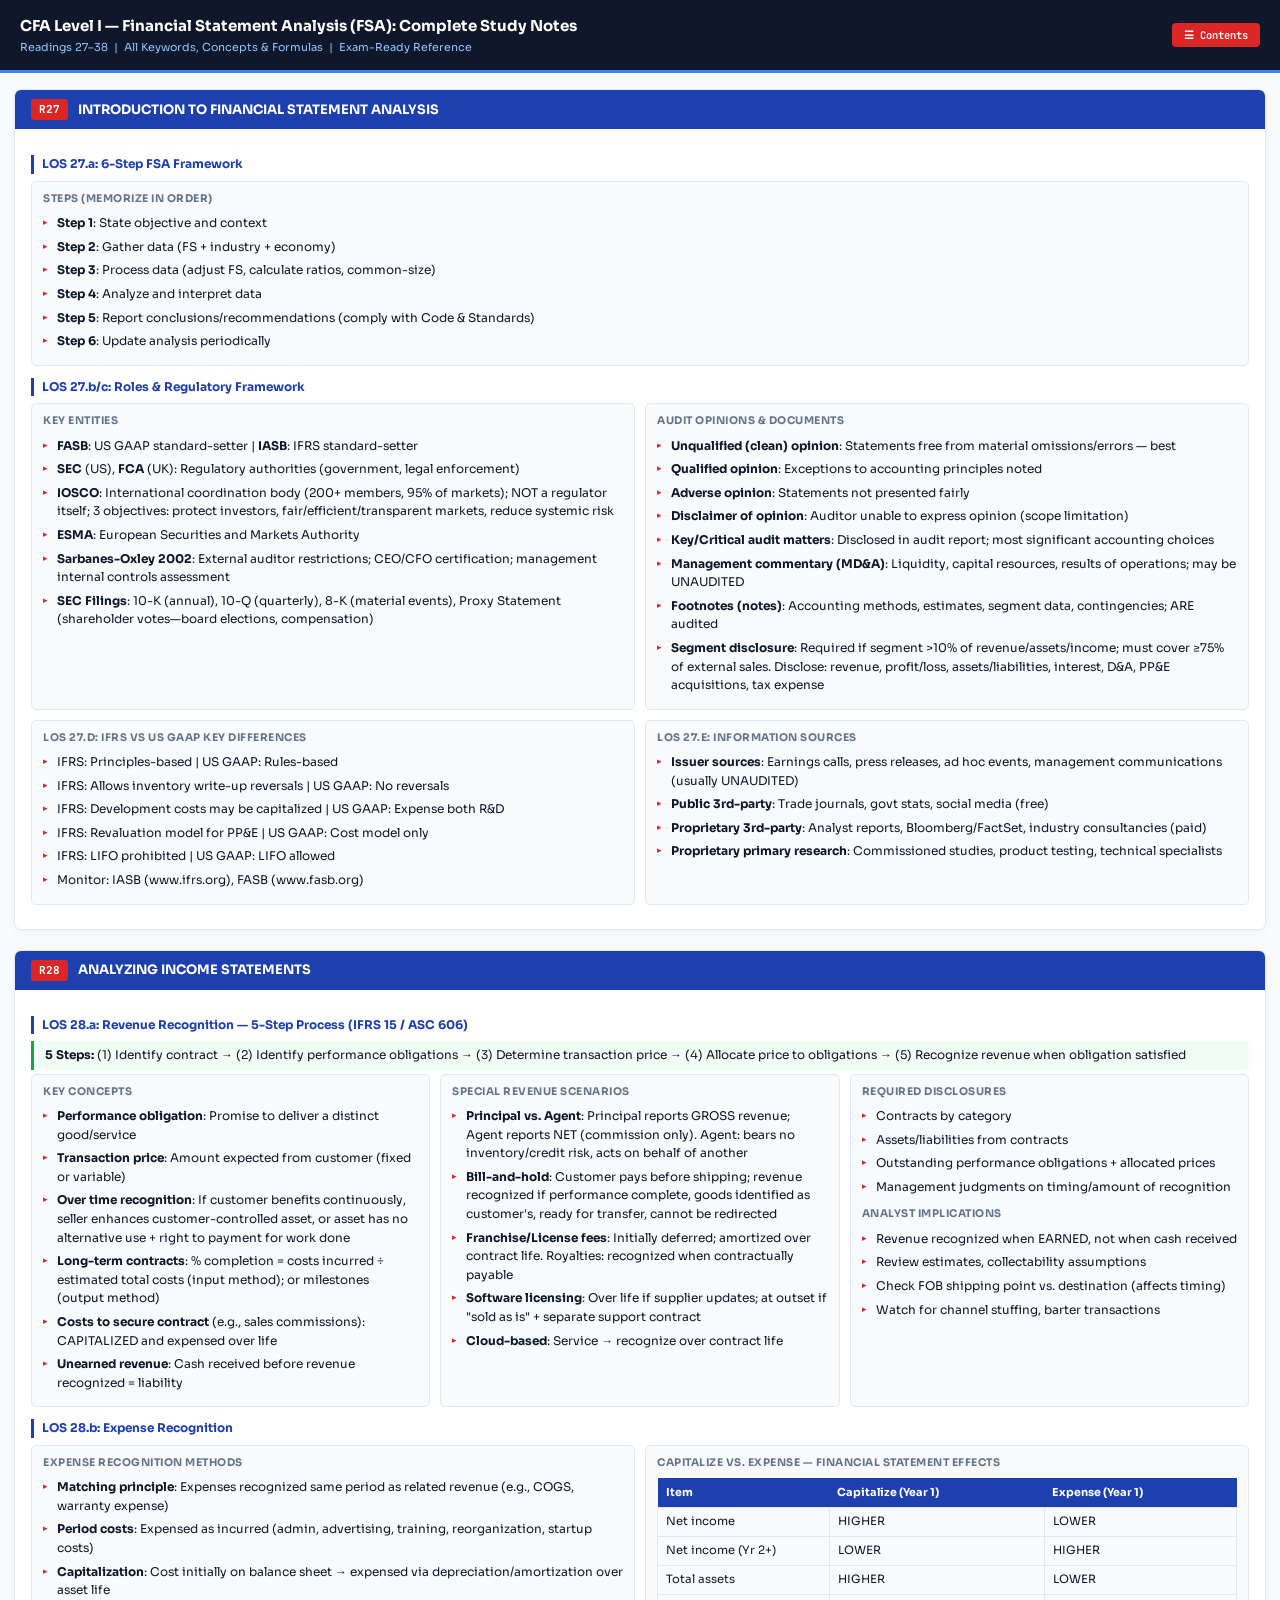
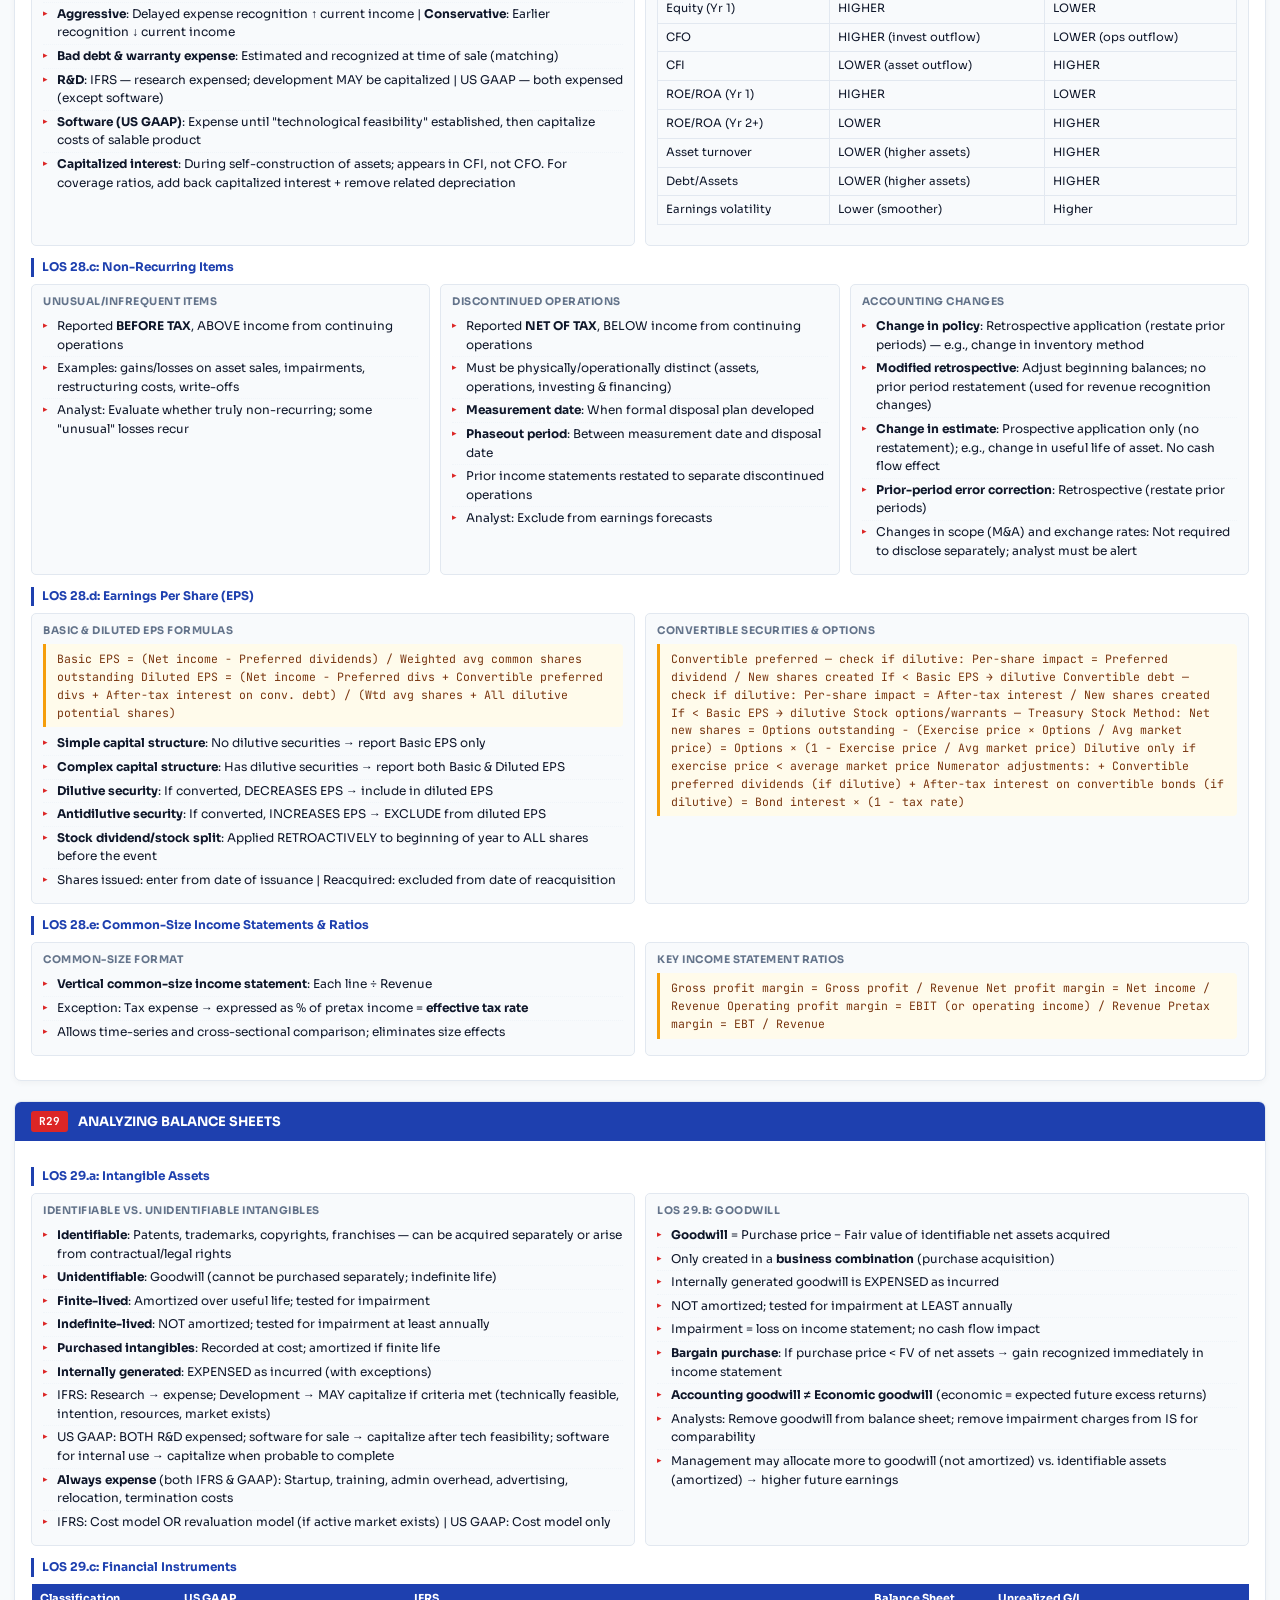
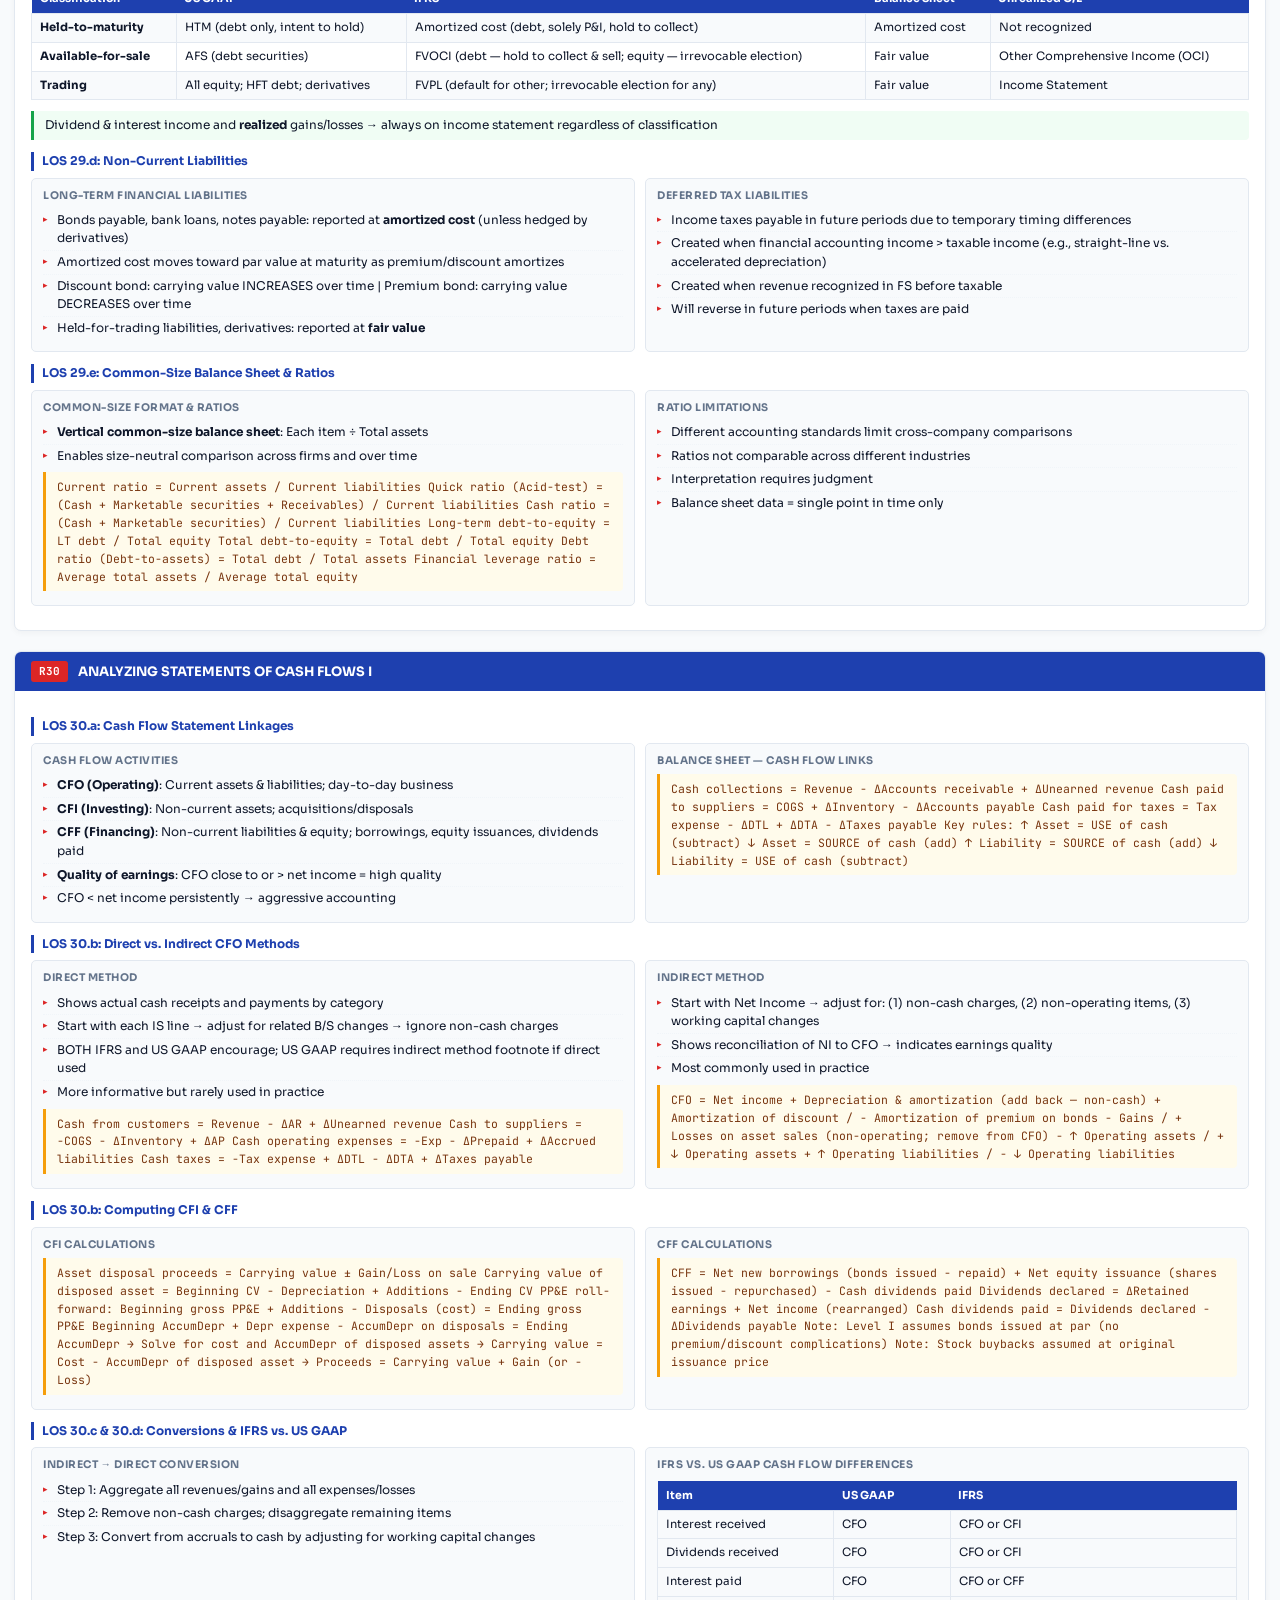
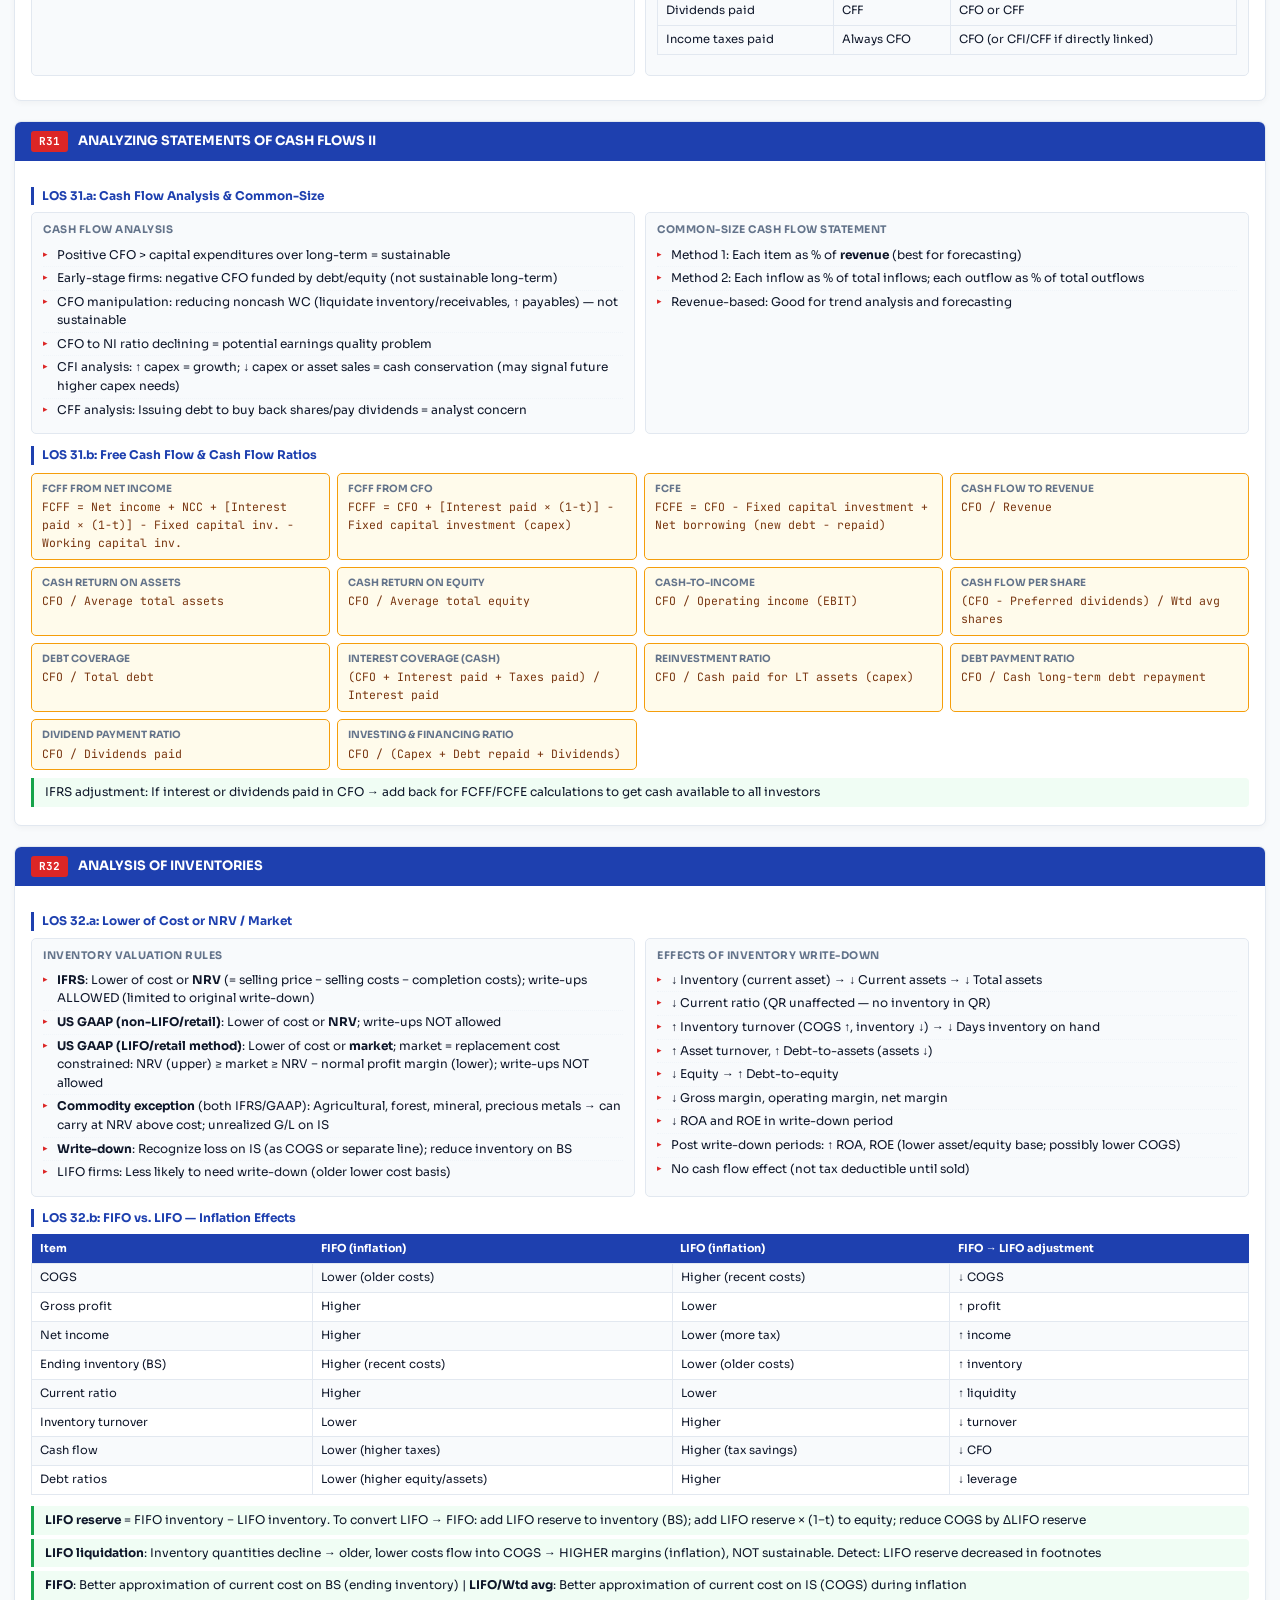
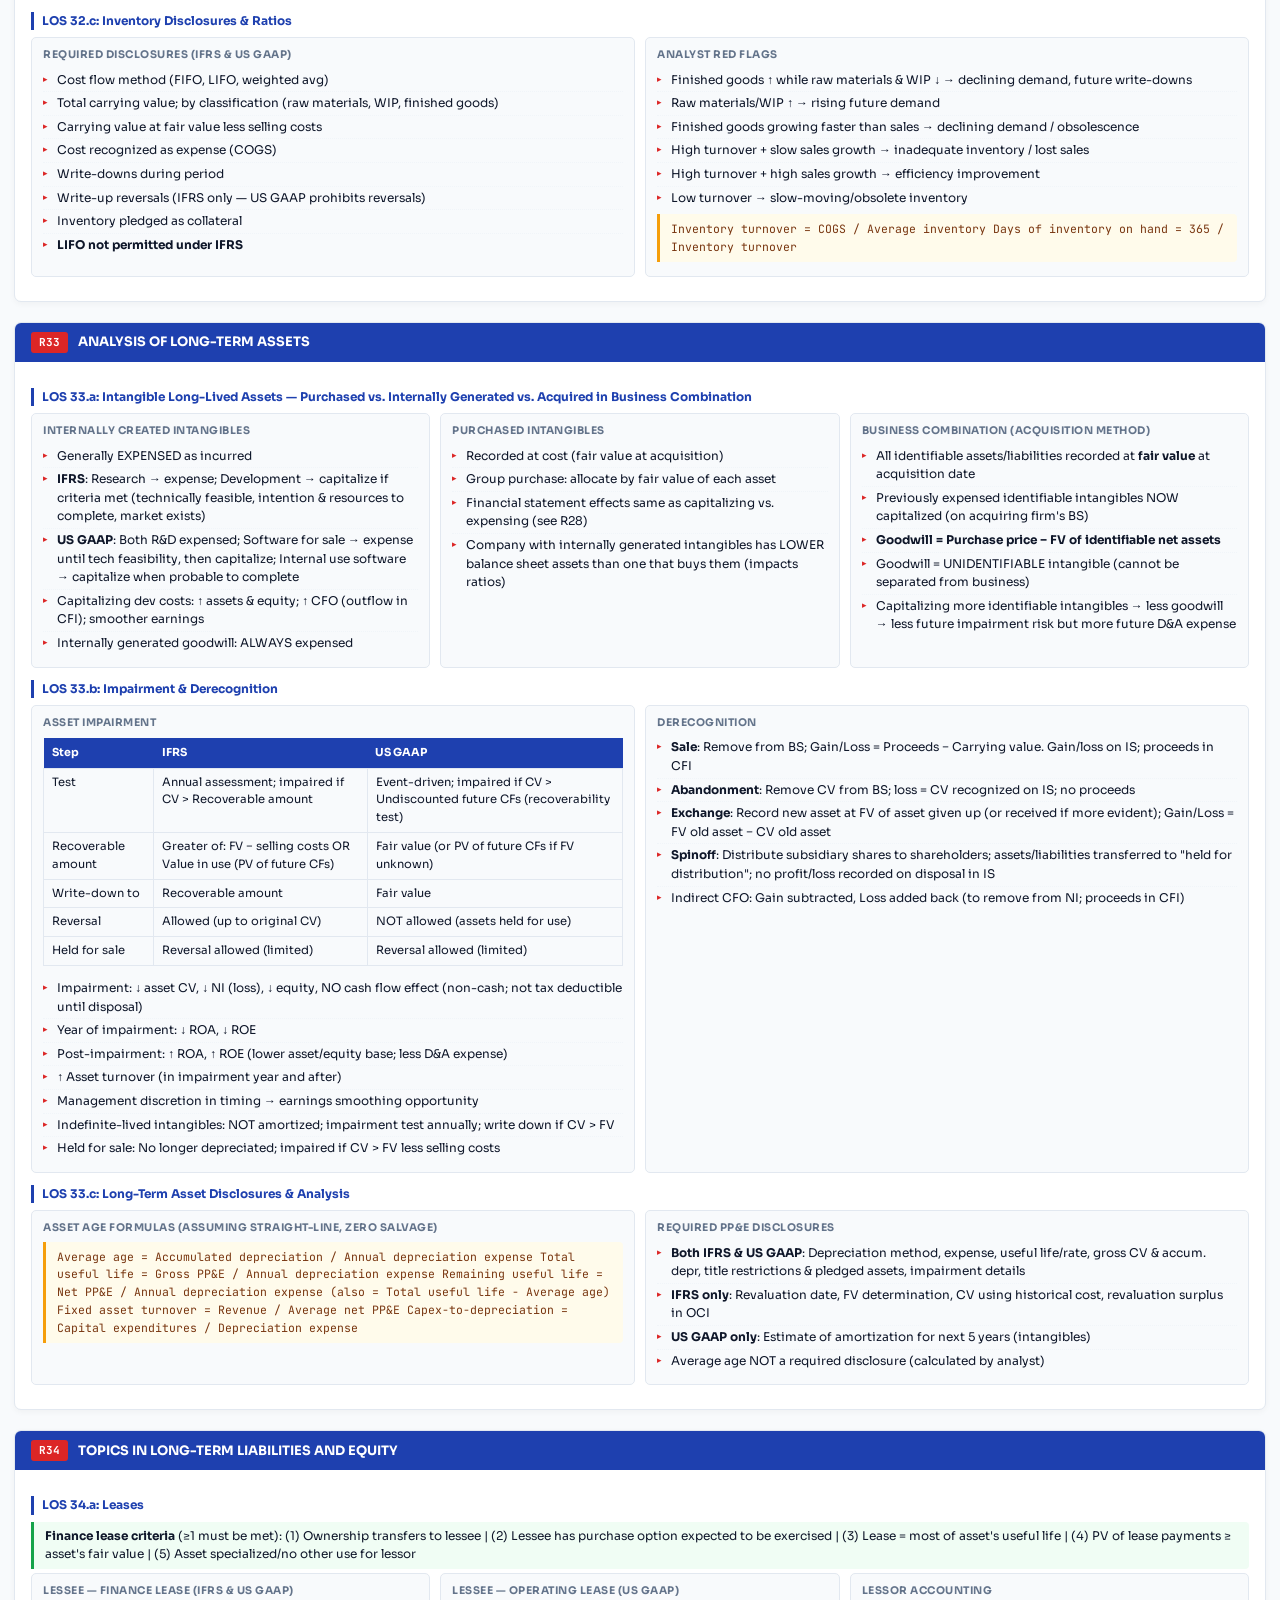
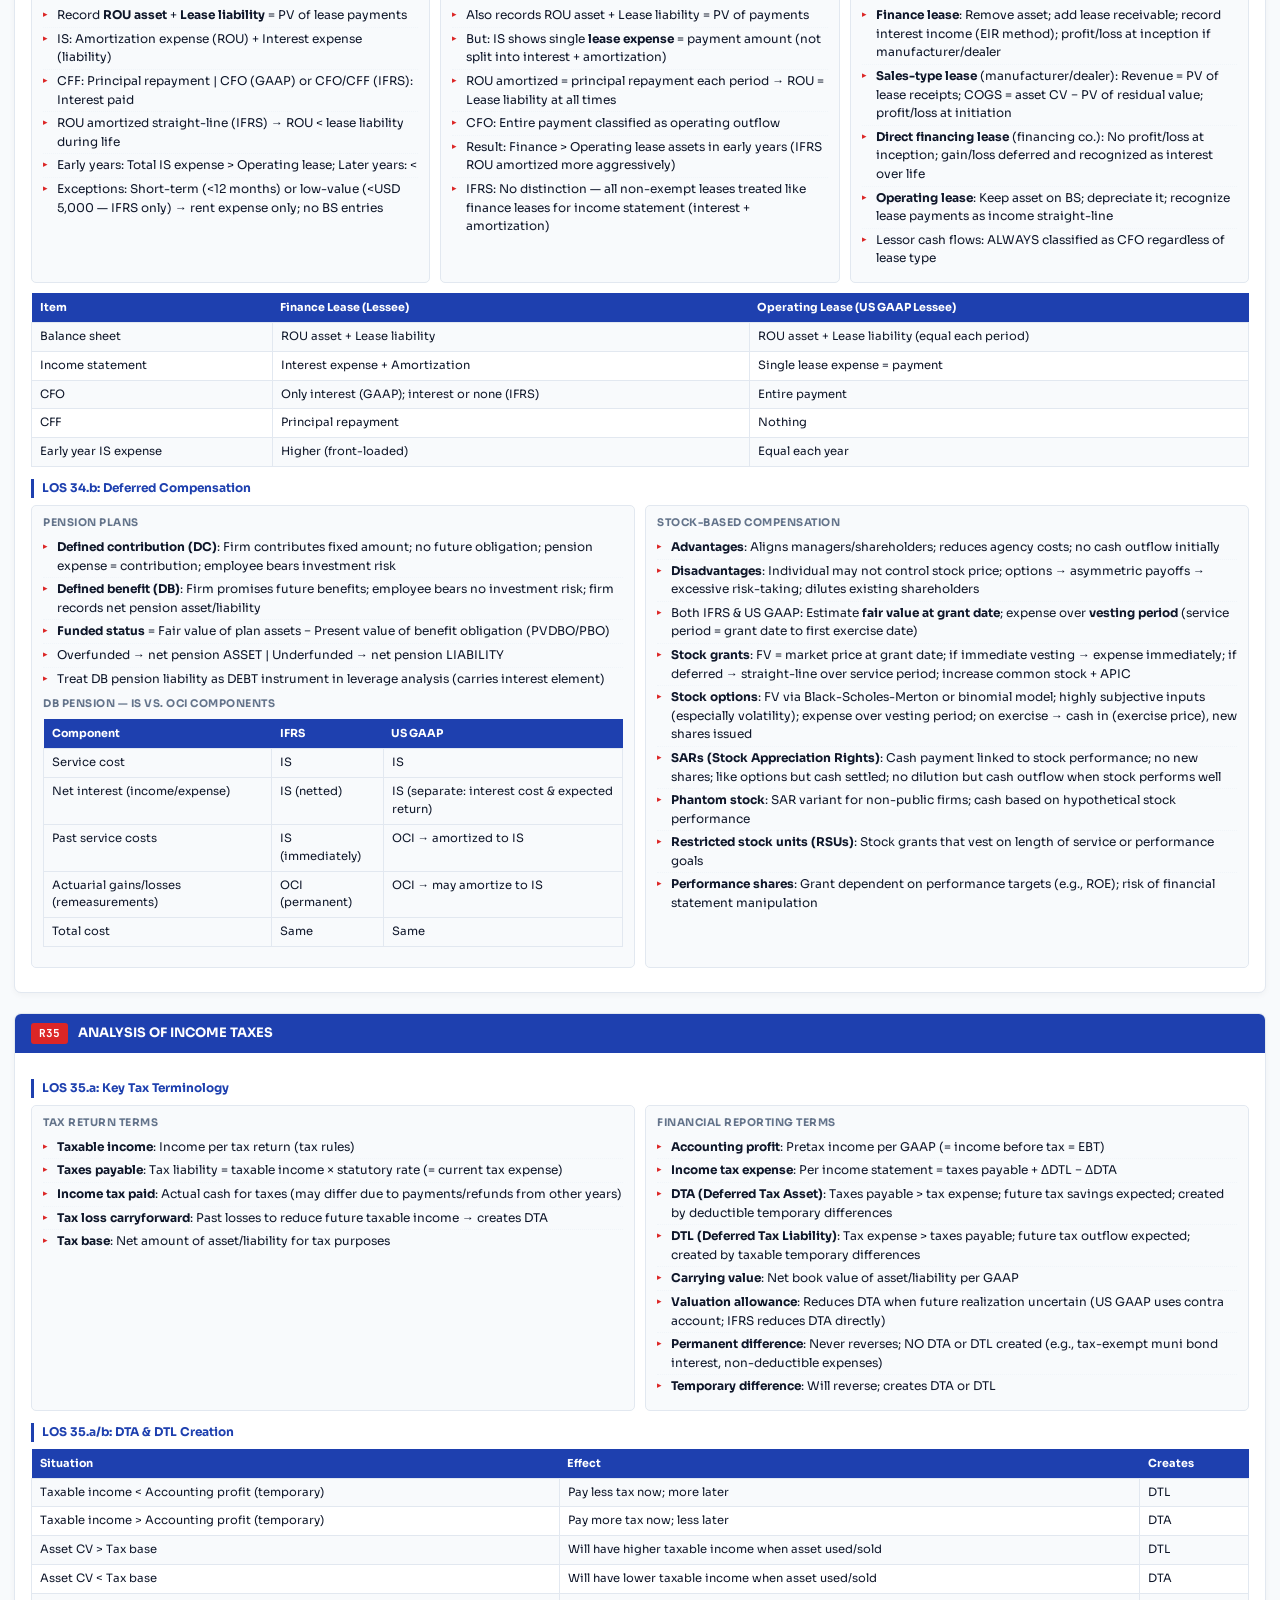
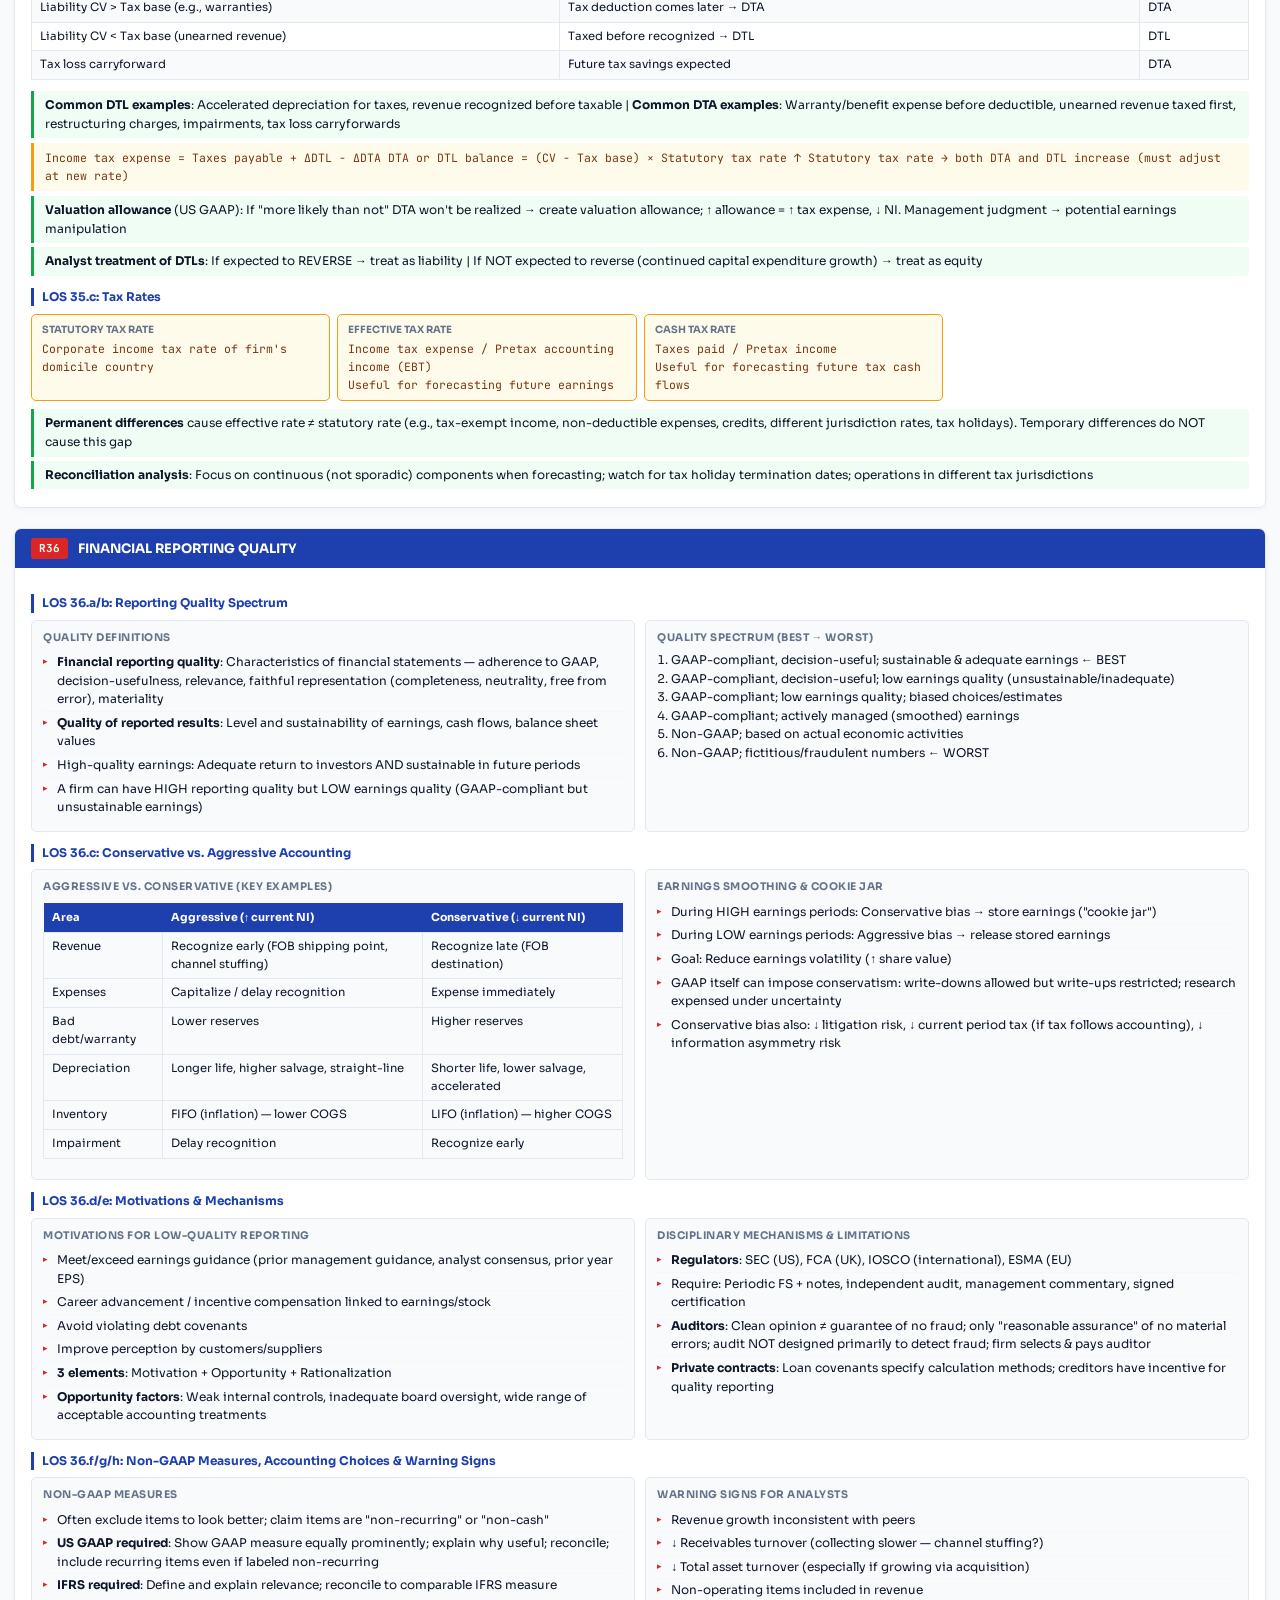
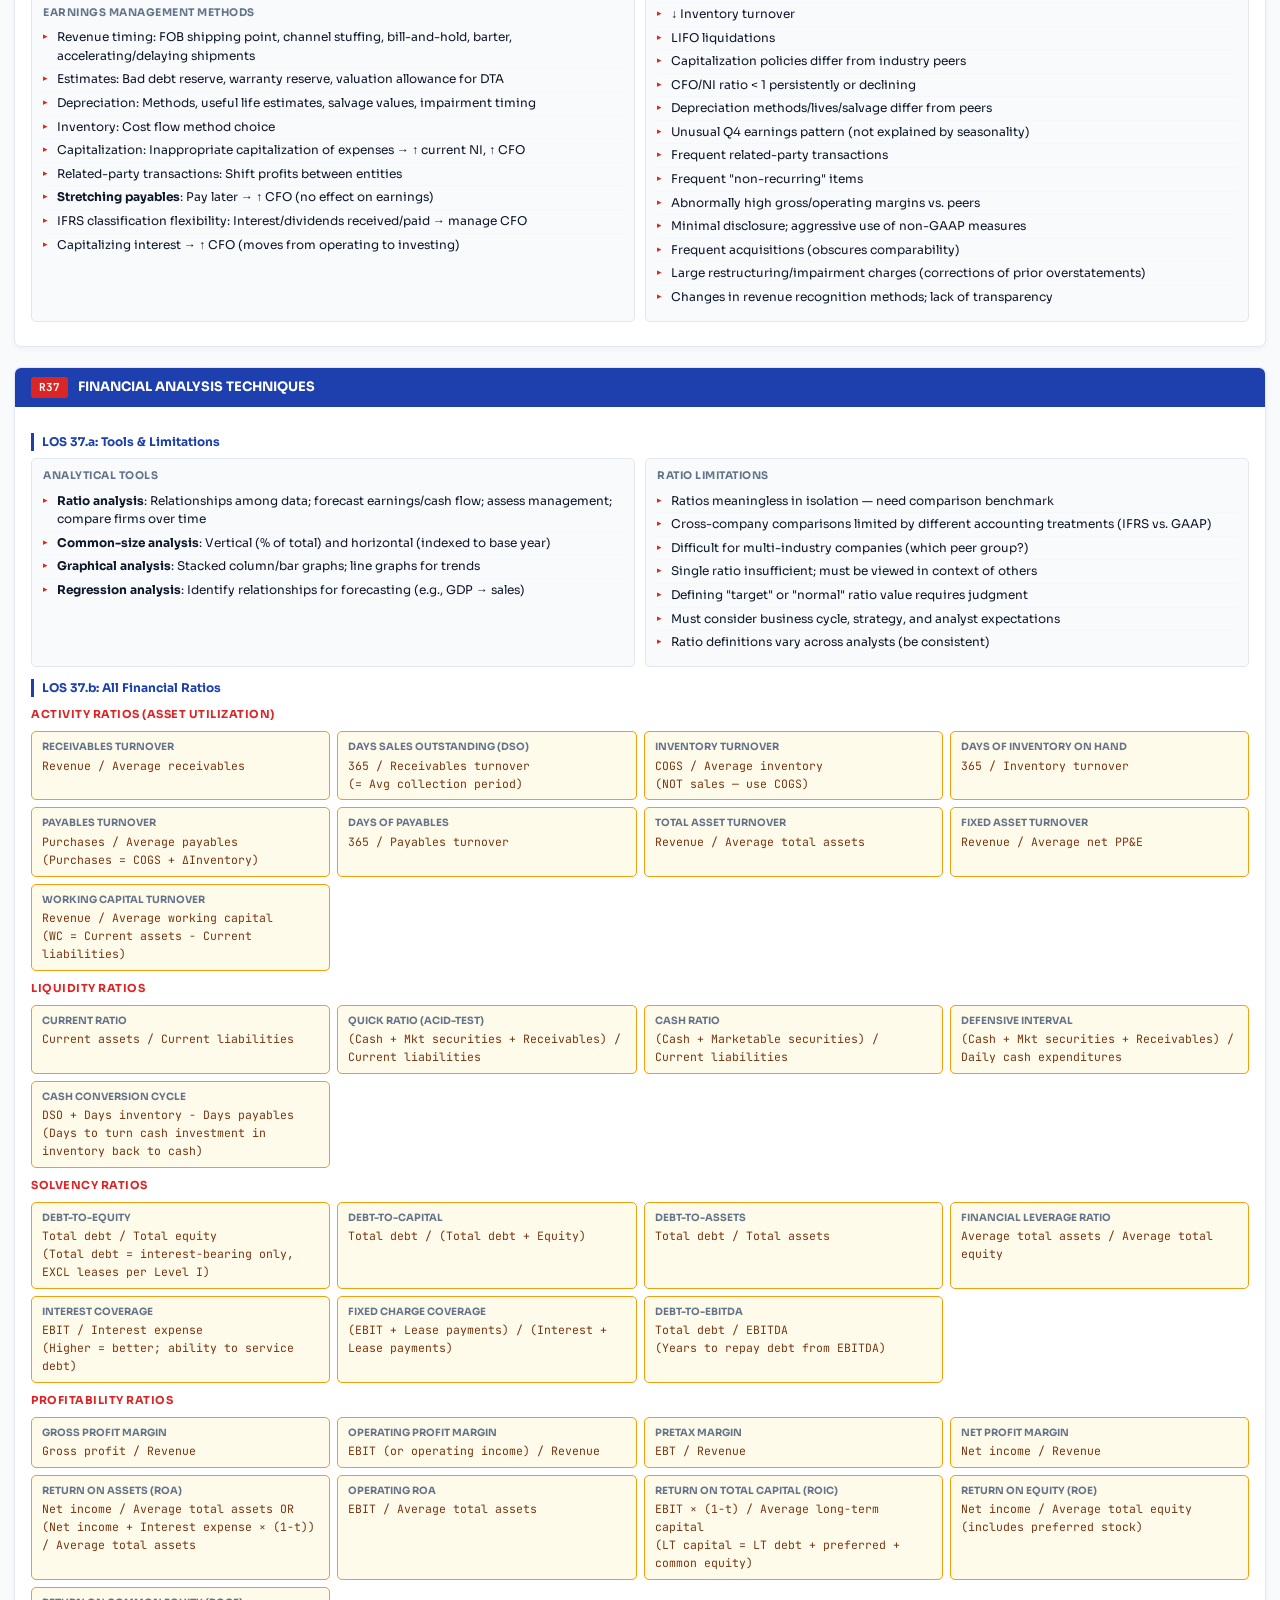
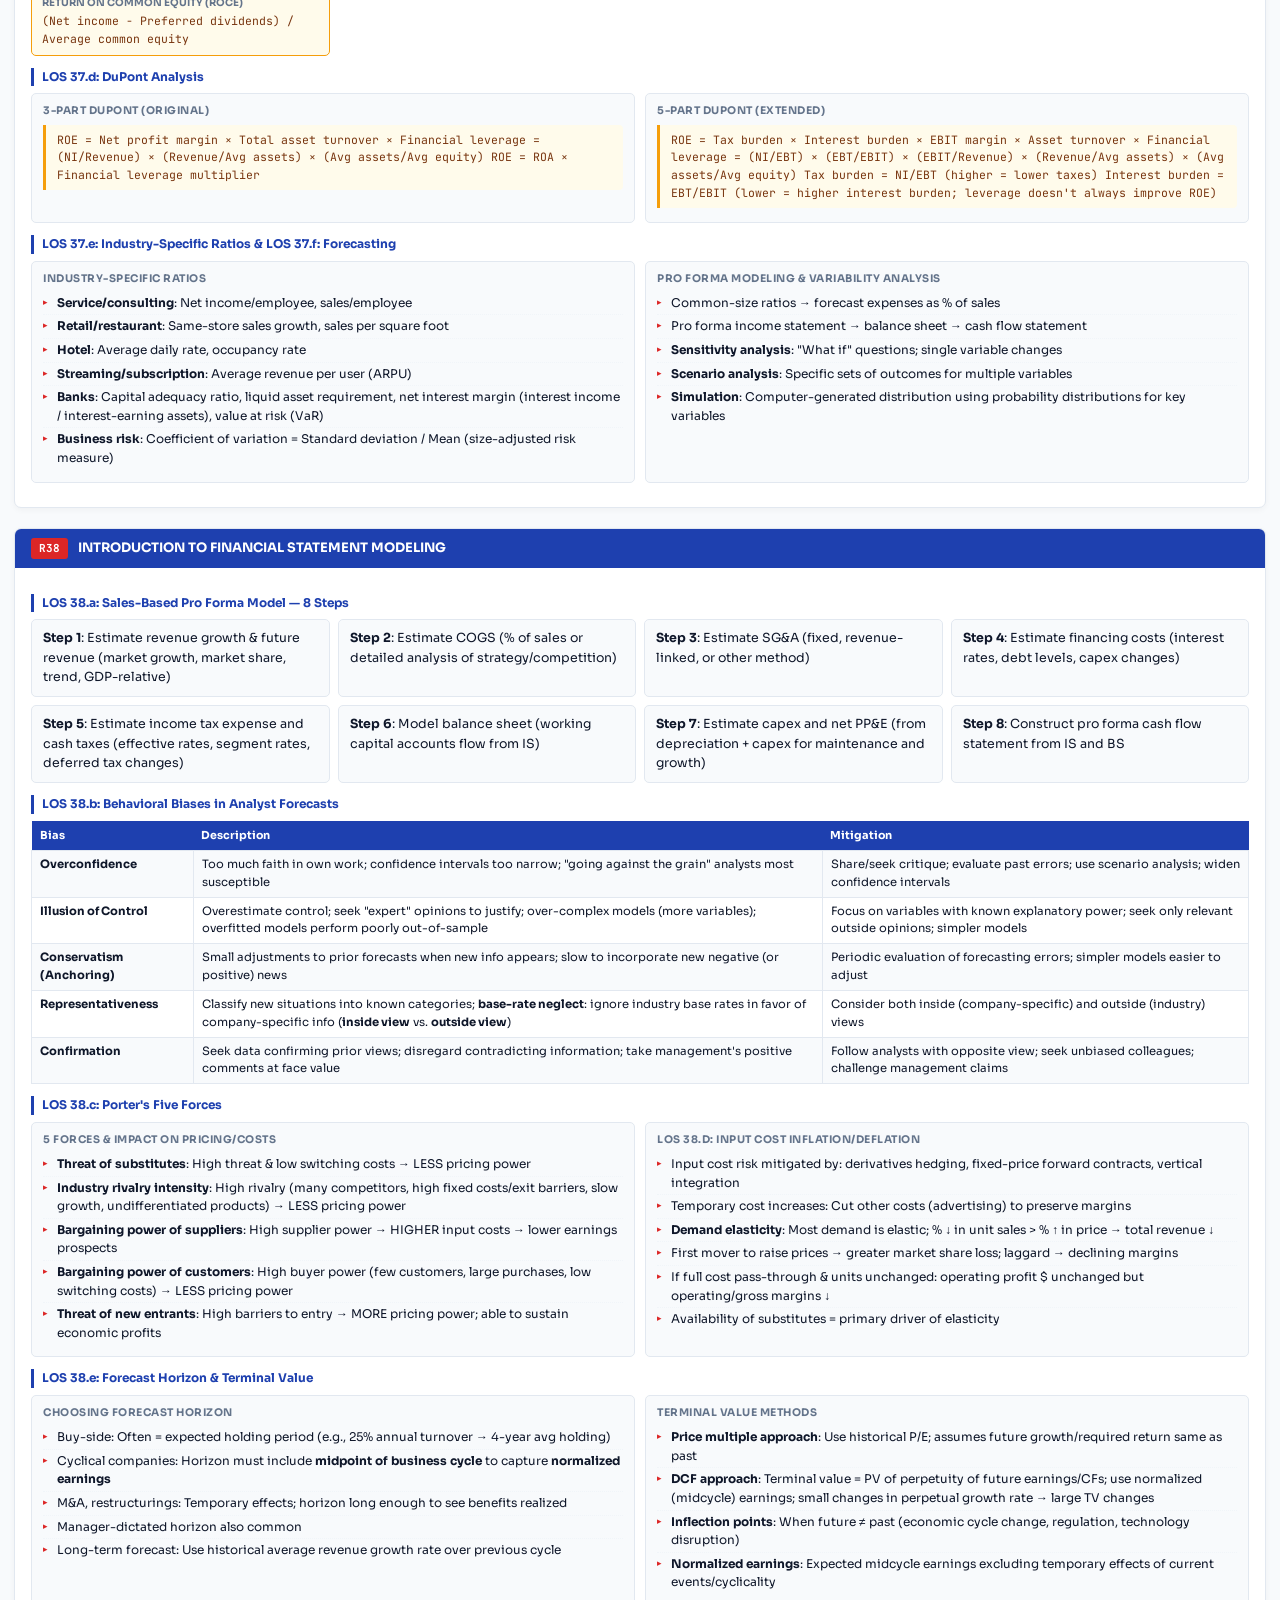
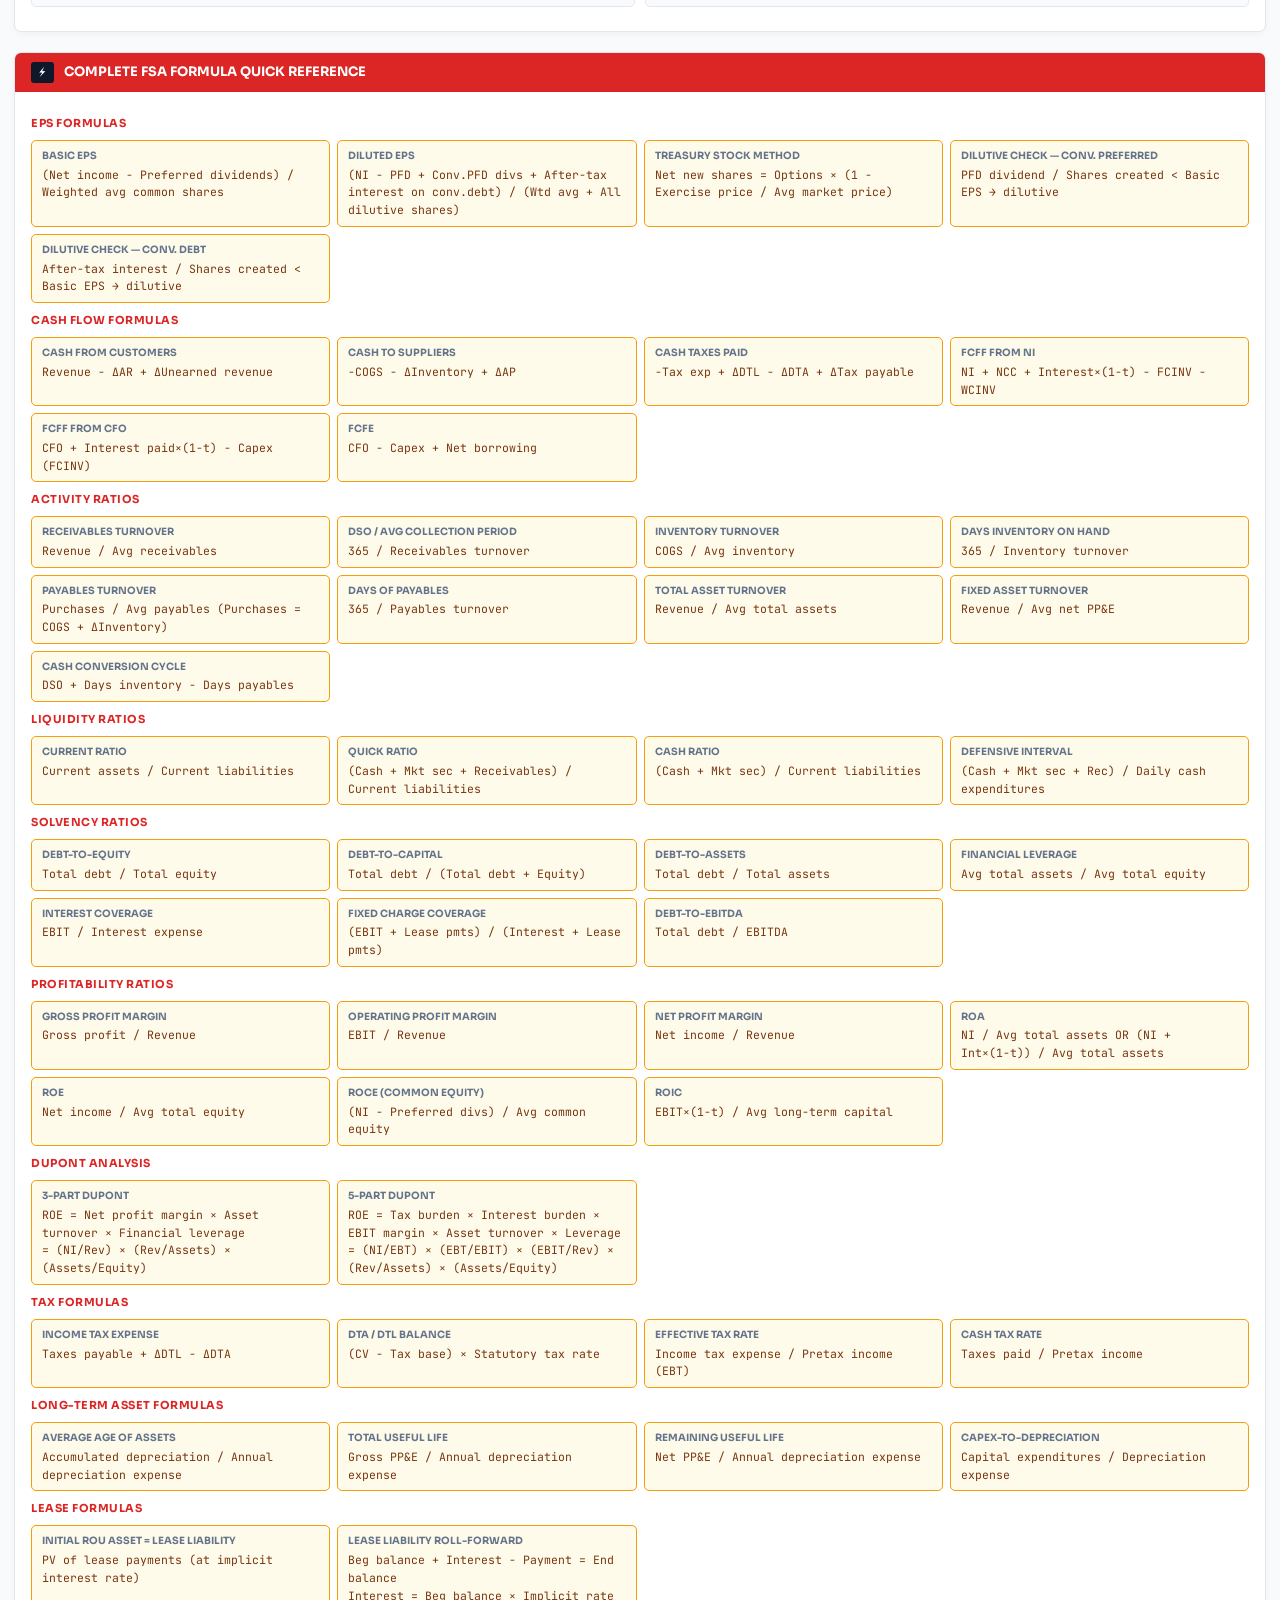
<file: CFA_FSA_Notes.html>
<!DOCTYPE html>
<html lang="en">
<head>
<meta charset="UTF-8">
<meta name="viewport" content="width=device-width, initial-scale=1.0">
<title>CFA Level I — Financial Statement Analysis (R27–R38)</title>
<link href="https://fonts.googleapis.com/css2?family=JetBrains+Mono:wght@400;600&family=Sora:wght@400;600;700&display=swap" rel="stylesheet">
<style>
  :root{--navy:#0f172a;--blue:#1e40af;--light-blue:#3b82f6;--red:#dc2626;--green:#15803d;--amber:#b45309;--teal:#0f766e;--purple:#7c3aed;--bg:#f8fafc;--card:#fff;--border:#e2e8f0;--text:#0f172a;--muted:#64748b;--f-bg:#fffbeb;--f-brd:#f59e0b;--kw-bg:#f0fdf4;--kw-brd:#16a34a;--warn-bg:#fef2f2;--warn-brd:#ef4444}
  *{box-sizing:border-box;margin:0;padding:0}
  body{font-family:'Sora',sans-serif;background:var(--bg);color:var(--text);font-size:12.5px;line-height:1.55}
  .hdr{background:var(--navy);color:#fff;padding:14px 20px;border-bottom:3px solid var(--light-blue);position:sticky;top:0;z-index:100;display:flex;align-items:center;justify-content:space-between;flex-wrap:wrap;gap:8px}
  .hdr h1{font-size:15px;font-weight:700}.hdr p{font-size:11px;color:#93c5fd;margin-top:2px}
  .toc-btn{background:var(--red);border:none;color:#fff;padding:5px 12px;border-radius:4px;cursor:pointer;font-family:'JetBrains Mono',monospace;font-size:10.5px;font-weight:600}
  #toc{background:var(--navy);color:#fff;padding:12px 20px;display:none;border-bottom:2px solid var(--light-blue)}
  #toc.open{display:block}
  #toc .tgrid{display:grid;grid-template-columns:repeat(auto-fill,minmax(220px,1fr));gap:4px 20px}
  #toc a{color:#93c5fd;text-decoration:none;font-size:11px;display:block;padding:2px 0}
  #toc a:hover{color:#fbbf24}
  .container{max-width:1300px;margin:0 auto;padding:16px 14px}
  .reading{background:var(--card);border-radius:7px;margin-bottom:20px;border:1px solid var(--border);overflow:hidden;box-shadow:0 2px 6px rgba(0,0,0,.04)}
  .rh{background:var(--blue);color:#fff;padding:9px 16px;font-size:13px;font-weight:700;display:flex;align-items:center;gap:10px}
  .rnum{background:var(--red);padding:2px 8px;border-radius:3px;font-family:'JetBrains Mono',monospace;font-size:11px}
  .rb{padding:14px 16px}
  .mt{font-size:12px;font-weight:700;color:var(--blue);border-left:3px solid var(--blue);padding-left:8px;margin:12px 0 7px}
  .st{font-size:11px;font-weight:700;color:var(--red);margin:9px 0 4px;text-transform:uppercase;letter-spacing:.5px}
  .two-col{display:grid;grid-template-columns:1fr 1fr;gap:10px;margin-bottom:10px}
  .three-col{display:grid;grid-template-columns:1fr 1fr 1fr;gap:10px;margin-bottom:10px}
  .four-col{display:grid;grid-template-columns:repeat(4,1fr);gap:8px;margin-bottom:10px}
  @media(max-width:750px){.two-col,.three-col,.four-col{grid-template-columns:1fr}}
  .card{background:#f8fafc;border:1px solid var(--border);border-radius:5px;padding:9px 11px}
  .ct{font-size:10.5px;font-weight:700;text-transform:uppercase;letter-spacing:.5px;color:var(--muted);margin-bottom:5px}
  .formula{background:var(--f-bg);border-left:3px solid var(--f-brd);padding:6px 11px;margin:5px 0;border-radius:0 4px 4px 0;font-family:'JetBrains Mono',monospace;font-size:11.5px;color:#78350f}
  .kw{background:var(--kw-bg);border-left:3px solid var(--kw-brd);padding:5px 11px;margin:4px 0;border-radius:0 4px 4px 0;font-size:12px}
  .warn{background:var(--warn-bg);border-left:3px solid var(--warn-brd);padding:5px 11px;margin:4px 0;border-radius:0 4px 4px 0;font-size:12px}
  ul.n{list-style:none;padding:0;margin:3px 0}
  ul.n li{padding:2px 0 2px 14px;position:relative;font-size:12px;border-bottom:1px dotted #f1f5f9}
  ul.n li:last-child{border-bottom:none}
  ul.n li::before{content:"▸";position:absolute;left:0;color:var(--red);font-size:9px;top:4px}
  .tw{overflow-x:auto;margin:7px 0 11px}
  table{width:100%;border-collapse:collapse;font-size:11.5px}
  th{background:var(--blue);color:#fff;padding:6px 8px;text-align:left;font-weight:700;font-size:11px}
  td{padding:5px 8px;border:1px solid var(--border);vertical-align:top}
  tr:nth-child(even) td{background:#f8fafc}
  .fg{display:grid;grid-template-columns:repeat(auto-fill,minmax(260px,1fr));gap:7px;margin:8px 0}
  .fgi{background:var(--f-bg);border:1px solid var(--f-brd);border-radius:5px;padding:7px 10px}
  .fgl{font-size:10px;text-transform:uppercase;color:var(--muted);font-weight:700;margin-bottom:2px}
  .fgf{font-family:'JetBrains Mono',monospace;font-size:11.5px;color:#78350f}
  .tick{color:var(--green);font-weight:700}
  .cross{color:var(--red);font-weight:700}
  .footer-bar{background:var(--navy);color:#93c5fd;text-align:center;padding:12px;font-size:12px;border-radius:0 0 7px 7px;margin-top:20px}
</style>
</head>
<body>
<header class="hdr">
  <div><h1>CFA Level I — Financial Statement Analysis (FSA): Complete Study Notes</h1>
  <p>Readings 27–38 &nbsp;|&nbsp; All Keywords, Concepts & Formulas &nbsp;|&nbsp; Exam-Ready Reference</p></div>
  <button class="toc-btn" onclick="document.getElementById('toc').classList.toggle('open')">☰ Contents</button>
</header>
<nav id="toc">
  <div class="tgrid">
    <a href="#r27">R27: Intro to FSA</a><a href="#r28">R28: Income Statements</a>
    <a href="#r29">R29: Balance Sheets</a><a href="#r30">R30: Cash Flow I</a>
    <a href="#r31">R31: Cash Flow II</a><a href="#r32">R32: Inventories</a>
    <a href="#r33">R33: Long-Term Assets</a><a href="#r34">R34: Liabilities & Equity</a>
    <a href="#r35">R35: Income Taxes</a><a href="#r36">R36: Reporting Quality</a>
    <a href="#r37">R37: Analysis Techniques</a><a href="#r38">R38: Statement Modeling</a>
    <a href="#formulas">⚡ Formula Sheet</a>
  </div>
</nav>
<div class="container">

<!-- ══════════════ R27 ══════════════ -->
<div class="reading" id="r27">
  <div class="rh"><span class="rnum">R27</span> INTRODUCTION TO FINANCIAL STATEMENT ANALYSIS</div>
  <div class="rb">
    <div class="mt">LOS 27.a: 6-Step FSA Framework</div>
    <div class="card"><div class="ct">Steps (memorize in order)</div>
    <ul class="n">
      <li><b>Step 1</b>: State objective and context</li><li><b>Step 2</b>: Gather data (FS + industry + economy)</li>
      <li><b>Step 3</b>: Process data (adjust FS, calculate ratios, common-size)</li>
      <li><b>Step 4</b>: Analyze and interpret data</li>
      <li><b>Step 5</b>: Report conclusions/recommendations (comply with Code &amp; Standards)</li>
      <li><b>Step 6</b>: Update analysis periodically</li>
    </ul></div>
    <div class="mt">LOS 27.b/c: Roles &amp; Regulatory Framework</div>
    <div class="two-col">
      <div class="card"><div class="ct">Key Entities</div>
      <ul class="n">
        <li><b>FASB</b>: US GAAP standard-setter | <b>IASB</b>: IFRS standard-setter</li>
        <li><b>SEC</b> (US), <b>FCA</b> (UK): Regulatory authorities (government, legal enforcement)</li>
        <li><b>IOSCO</b>: International coordination body (200+ members, 95% of markets); NOT a regulator itself; 3 objectives: protect investors, fair/efficient/transparent markets, reduce systemic risk</li>
        <li><b>ESMA</b>: European Securities and Markets Authority</li>
        <li><b>Sarbanes-Oxley 2002</b>: External auditor restrictions; CEO/CFO certification; management internal controls assessment</li>
        <li><b>SEC Filings</b>: 10-K (annual), 10-Q (quarterly), 8-K (material events), Proxy Statement (shareholder votes—board elections, compensation)</li>
      </ul></div>
      <div class="card"><div class="ct">Audit Opinions &amp; Documents</div>
      <ul class="n">
        <li><b>Unqualified (clean) opinion</b>: Statements free from material omissions/errors — best</li>
        <li><b>Qualified opinion</b>: Exceptions to accounting principles noted</li>
        <li><b>Adverse opinion</b>: Statements not presented fairly</li>
        <li><b>Disclaimer of opinion</b>: Auditor unable to express opinion (scope limitation)</li>
        <li><b>Key/Critical audit matters</b>: Disclosed in audit report; most significant accounting choices</li>
        <li><b>Management commentary (MD&amp;A)</b>: Liquidity, capital resources, results of operations; may be UNAUDITED</li>
        <li><b>Footnotes (notes)</b>: Accounting methods, estimates, segment data, contingencies; ARE audited</li>
        <li><b>Segment disclosure</b>: Required if segment &gt;10% of revenue/assets/income; must cover ≥75% of external sales. Disclose: revenue, profit/loss, assets/liabilities, interest, D&amp;A, PP&E acquisitions, tax expense</li>
      </ul></div>
    </div>
    <div class="two-col">
      <div class="card"><div class="ct">LOS 27.d: IFRS vs US GAAP Key Differences</div>
      <ul class="n">
        <li>IFRS: Principles-based | US GAAP: Rules-based</li>
        <li>IFRS: Allows inventory write-up reversals | US GAAP: No reversals</li>
        <li>IFRS: Development costs may be capitalized | US GAAP: Expense both R&amp;D</li>
        <li>IFRS: Revaluation model for PP&amp;E | US GAAP: Cost model only</li>
        <li>IFRS: LIFO prohibited | US GAAP: LIFO allowed</li>
        <li>Monitor: IASB (www.ifrs.org), FASB (www.fasb.org)</li>
      </ul></div>
      <div class="card"><div class="ct">LOS 27.e: Information Sources</div>
      <ul class="n">
        <li><b>Issuer sources</b>: Earnings calls, press releases, ad hoc events, management communications (usually UNAUDITED)</li>
        <li><b>Public 3rd-party</b>: Trade journals, govt stats, social media (free)</li>
        <li><b>Proprietary 3rd-party</b>: Analyst reports, Bloomberg/FactSet, industry consultancies (paid)</li>
        <li><b>Proprietary primary research</b>: Commissioned studies, product testing, technical specialists</li>
      </ul></div>
    </div>
  </div>
</div>

<!-- ══════════════ R28 ══════════════ -->
<div class="reading" id="r28">
  <div class="rh"><span class="rnum">R28</span> ANALYZING INCOME STATEMENTS</div>
  <div class="rb">
    <div class="mt">LOS 28.a: Revenue Recognition — 5-Step Process (IFRS 15 / ASC 606)</div>
    <div class="kw"><b>5 Steps:</b> (1) Identify contract → (2) Identify performance obligations → (3) Determine transaction price → (4) Allocate price to obligations → (5) Recognize revenue when obligation satisfied</div>
    <div class="three-col">
      <div class="card"><div class="ct">Key Concepts</div>
      <ul class="n">
        <li><b>Performance obligation</b>: Promise to deliver a distinct good/service</li>
        <li><b>Transaction price</b>: Amount expected from customer (fixed or variable)</li>
        <li><b>Over time recognition</b>: If customer benefits continuously, seller enhances customer-controlled asset, or asset has no alternative use + right to payment for work done</li>
        <li><b>Long-term contracts</b>: % completion = costs incurred ÷ estimated total costs (input method); or milestones (output method)</li>
        <li><b>Costs to secure contract</b> (e.g., sales commissions): CAPITALIZED and expensed over life</li>
        <li><b>Unearned revenue</b>: Cash received before revenue recognized = liability</li>
      </ul></div>
      <div class="card"><div class="ct">Special Revenue Scenarios</div>
      <ul class="n">
        <li><b>Principal vs. Agent</b>: Principal reports GROSS revenue; Agent reports NET (commission only). Agent: bears no inventory/credit risk, acts on behalf of another</li>
        <li><b>Bill-and-hold</b>: Customer pays before shipping; revenue recognized if performance complete, goods identified as customer's, ready for transfer, cannot be redirected</li>
        <li><b>Franchise/License fees</b>: Initially deferred; amortized over contract life. Royalties: recognized when contractually payable</li>
        <li><b>Software licensing</b>: Over life if supplier updates; at outset if "sold as is" + separate support contract</li>
        <li><b>Cloud-based</b>: Service → recognize over contract life</li>
      </ul></div>
      <div class="card"><div class="ct">Required Disclosures</div>
      <ul class="n">
        <li>Contracts by category</li>
        <li>Assets/liabilities from contracts</li>
        <li>Outstanding performance obligations + allocated prices</li>
        <li>Management judgments on timing/amount of recognition</li>
      </ul>
      <div class="ct" style="margin-top:8px">Analyst Implications</div>
      <ul class="n">
        <li>Revenue recognized when EARNED, not when cash received</li>
        <li>Review estimates, collectability assumptions</li>
        <li>Check FOB shipping point vs. destination (affects timing)</li>
        <li>Watch for channel stuffing, barter transactions</li>
      </ul></div>
    </div>

    <div class="mt">LOS 28.b: Expense Recognition</div>
    <div class="two-col">
      <div class="card"><div class="ct">Expense Recognition Methods</div>
      <ul class="n">
        <li><b>Matching principle</b>: Expenses recognized same period as related revenue (e.g., COGS, warranty expense)</li>
        <li><b>Period costs</b>: Expensed as incurred (admin, advertising, training, reorganization, startup costs)</li>
        <li><b>Capitalization</b>: Cost initially on balance sheet → expensed via depreciation/amortization over asset life</li>
        <li><b>Aggressive</b>: Delayed expense recognition ↑ current income | <b>Conservative</b>: Earlier recognition ↓ current income</li>
        <li><b>Bad debt &amp; warranty expense</b>: Estimated and recognized at time of sale (matching)</li>
        <li><b>R&amp;D</b>: IFRS — research expensed; development MAY be capitalized | US GAAP — both expensed (except software)</li>
        <li><b>Software (US GAAP)</b>: Expense until "technological feasibility" established, then capitalize costs of salable product</li>
        <li><b>Capitalized interest</b>: During self-construction of assets; appears in CFI, not CFO. For coverage ratios, add back capitalized interest + remove related depreciation</li>
      </ul></div>
      <div class="card"><div class="ct">Capitalize vs. Expense — Financial Statement Effects</div>
      <div class="tw"><table>
        <tr><th>Item</th><th>Capitalize (Year 1)</th><th>Expense (Year 1)</th></tr>
        <tr><td>Net income</td><td>HIGHER</td><td>LOWER</td></tr>
        <tr><td>Net income (Yr 2+)</td><td>LOWER</td><td>HIGHER</td></tr>
        <tr><td>Total assets</td><td>HIGHER</td><td>LOWER</td></tr>
        <tr><td>Equity (Yr 1)</td><td>HIGHER</td><td>LOWER</td></tr>
        <tr><td>CFO</td><td>HIGHER (invest outflow)</td><td>LOWER (ops outflow)</td></tr>
        <tr><td>CFI</td><td>LOWER (asset outflow)</td><td>HIGHER</td></tr>
        <tr><td>ROE/ROA (Yr 1)</td><td>HIGHER</td><td>LOWER</td></tr>
        <tr><td>ROE/ROA (Yr 2+)</td><td>LOWER</td><td>HIGHER</td></tr>
        <tr><td>Asset turnover</td><td>LOWER (higher assets)</td><td>HIGHER</td></tr>
        <tr><td>Debt/Assets</td><td>LOWER (higher assets)</td><td>HIGHER</td></tr>
        <tr><td>Earnings volatility</td><td>Lower (smoother)</td><td>Higher</td></tr>
      </table></div></div>
    </div>

    <div class="mt">LOS 28.c: Non-Recurring Items</div>
    <div class="three-col">
      <div class="card"><div class="ct">Unusual/Infrequent Items</div>
      <ul class="n">
        <li>Reported <b>BEFORE TAX</b>, ABOVE income from continuing operations</li>
        <li>Examples: gains/losses on asset sales, impairments, restructuring costs, write-offs</li>
        <li>Analyst: Evaluate whether truly non-recurring; some "unusual" losses recur</li>
      </ul></div>
      <div class="card"><div class="ct">Discontinued Operations</div>
      <ul class="n">
        <li>Reported <b>NET OF TAX</b>, BELOW income from continuing operations</li>
        <li>Must be physically/operationally distinct (assets, operations, investing &amp; financing)</li>
        <li><b>Measurement date</b>: When formal disposal plan developed</li>
        <li><b>Phaseout period</b>: Between measurement date and disposal date</li>
        <li>Prior income statements restated to separate discontinued operations</li>
        <li>Analyst: Exclude from earnings forecasts</li>
      </ul></div>
      <div class="card"><div class="ct">Accounting Changes</div>
      <ul class="n">
        <li><b>Change in policy</b>: Retrospective application (restate prior periods) — e.g., change in inventory method</li>
        <li><b>Modified retrospective</b>: Adjust beginning balances; no prior period restatement (used for revenue recognition changes)</li>
        <li><b>Change in estimate</b>: Prospective application only (no restatement); e.g., change in useful life of asset. No cash flow effect</li>
        <li><b>Prior-period error correction</b>: Retrospective (restate prior periods)</li>
        <li>Changes in scope (M&amp;A) and exchange rates: Not required to disclose separately; analyst must be alert</li>
      </ul></div>
    </div>

    <div class="mt">LOS 28.d: Earnings Per Share (EPS)</div>
    <div class="two-col">
      <div class="card"><div class="ct">Basic &amp; Diluted EPS Formulas</div>
      <div class="formula">Basic EPS = (Net income − Preferred dividends) / Weighted avg common shares outstanding

Diluted EPS = (Net income − Preferred divs + Convertible preferred divs + After-tax interest on conv. debt) / (Wtd avg shares + All dilutive potential shares)</div>
      <ul class="n">
        <li><b>Simple capital structure</b>: No dilutive securities → report Basic EPS only</li>
        <li><b>Complex capital structure</b>: Has dilutive securities → report both Basic &amp; Diluted EPS</li>
        <li><b>Dilutive security</b>: If converted, DECREASES EPS → include in diluted EPS</li>
        <li><b>Antidilutive security</b>: If converted, INCREASES EPS → EXCLUDE from diluted EPS</li>
        <li><b>Stock dividend/stock split</b>: Applied RETROACTIVELY to beginning of year to ALL shares before the event</li>
        <li>Shares issued: enter from date of issuance | Reacquired: excluded from date of reacquisition</li>
      </ul></div>
      <div class="card"><div class="ct">Convertible Securities &amp; Options</div>
      <div class="formula">Convertible preferred — check if dilutive:
Per-share impact = Preferred dividend / New shares created
If &lt; Basic EPS → dilutive

Convertible debt — check if dilutive:
Per-share impact = After-tax interest / New shares created
If &lt; Basic EPS → dilutive

Stock options/warrants — Treasury Stock Method:
Net new shares = Options outstanding − (Exercise price × Options / Avg market price)
= Options × (1 − Exercise price / Avg market price)
Dilutive only if exercise price &lt; average market price

Numerator adjustments:
+ Convertible preferred dividends (if dilutive)
+ After-tax interest on convertible bonds (if dilutive)
  = Bond interest × (1 − tax rate)</div></div>
    </div>

    <div class="mt">LOS 28.e: Common-Size Income Statements &amp; Ratios</div>
    <div class="two-col">
      <div class="card"><div class="ct">Common-Size Format</div>
      <ul class="n">
        <li><b>Vertical common-size income statement</b>: Each line ÷ Revenue</li>
        <li>Exception: Tax expense → expressed as % of pretax income = <b>effective tax rate</b></li>
        <li>Allows time-series and cross-sectional comparison; eliminates size effects</li>
      </ul></div>
      <div class="card"><div class="ct">Key Income Statement Ratios</div>
      <div class="formula">Gross profit margin = Gross profit / Revenue
Net profit margin = Net income / Revenue
Operating profit margin = EBIT (or operating income) / Revenue
Pretax margin = EBT / Revenue</div></div>
    </div>
  </div>
</div>

<!-- ══════════════ R29 ══════════════ -->
<div class="reading" id="r29">
  <div class="rh"><span class="rnum">R29</span> ANALYZING BALANCE SHEETS</div>
  <div class="rb">
    <div class="mt">LOS 29.a: Intangible Assets</div>
    <div class="two-col">
      <div class="card"><div class="ct">Identifiable vs. Unidentifiable Intangibles</div>
      <ul class="n">
        <li><b>Identifiable</b>: Patents, trademarks, copyrights, franchises — can be acquired separately or arise from contractual/legal rights</li>
        <li><b>Unidentifiable</b>: Goodwill (cannot be purchased separately; indefinite life)</li>
        <li><b>Finite-lived</b>: Amortized over useful life; tested for impairment</li>
        <li><b>Indefinite-lived</b>: NOT amortized; tested for impairment at least annually</li>
        <li><b>Purchased intangibles</b>: Recorded at cost; amortized if finite life</li>
        <li><b>Internally generated</b>: EXPENSED as incurred (with exceptions)</li>
        <li>IFRS: Research → expense; Development → MAY capitalize if criteria met (technically feasible, intention, resources, market exists)</li>
        <li>US GAAP: BOTH R&amp;D expensed; software for sale → capitalize after tech feasibility; software for internal use → capitalize when probable to complete</li>
        <li><b>Always expense</b> (both IFRS &amp; GAAP): Startup, training, admin overhead, advertising, relocation, termination costs</li>
        <li>IFRS: Cost model OR revaluation model (if active market exists) | US GAAP: Cost model only</li>
      </ul></div>
      <div class="card"><div class="ct">LOS 29.b: Goodwill</div>
      <ul class="n">
        <li><b>Goodwill</b> = Purchase price − Fair value of identifiable net assets acquired</li>
        <li>Only created in a <b>business combination</b> (purchase acquisition)</li>
        <li>Internally generated goodwill is EXPENSED as incurred</li>
        <li>NOT amortized; tested for impairment at LEAST annually</li>
        <li>Impairment = loss on income statement; no cash flow impact</li>
        <li><b>Bargain purchase</b>: If purchase price &lt; FV of net assets → gain recognized immediately in income statement</li>
        <li><b>Accounting goodwill ≠ Economic goodwill</b> (economic = expected future excess returns)</li>
        <li>Analysts: Remove goodwill from balance sheet; remove impairment charges from IS for comparability</li>
        <li>Management may allocate more to goodwill (not amortized) vs. identifiable assets (amortized) → higher future earnings</li>
      </ul></div>
    </div>
    <div class="mt">LOS 29.c: Financial Instruments</div>
    <div class="tw"><table>
      <tr><th>Classification</th><th>US GAAP</th><th>IFRS</th><th>Balance Sheet</th><th>Unrealized G/L</th></tr>
      <tr><td><b>Held-to-maturity</b></td><td>HTM (debt only, intent to hold)</td><td>Amortized cost (debt, solely P&I, hold to collect)</td><td>Amortized cost</td><td>Not recognized</td></tr>
      <tr><td><b>Available-for-sale</b></td><td>AFS (debt securities)</td><td>FVOCI (debt — hold to collect &amp; sell; equity — irrevocable election)</td><td>Fair value</td><td>Other Comprehensive Income (OCI)</td></tr>
      <tr><td><b>Trading</b></td><td>All equity; HFT debt; derivatives</td><td>FVPL (default for other; irrevocable election for any)</td><td>Fair value</td><td>Income Statement</td></tr>
    </table></div>
    <div class="kw">Dividend &amp; interest income and <b>realized</b> gains/losses → always on income statement regardless of classification</div>

    <div class="mt">LOS 29.d: Non-Current Liabilities</div>
    <div class="two-col">
      <div class="card"><div class="ct">Long-Term Financial Liabilities</div>
      <ul class="n">
        <li>Bonds payable, bank loans, notes payable: reported at <b>amortized cost</b> (unless hedged by derivatives)</li>
        <li>Amortized cost moves toward par value at maturity as premium/discount amortizes</li>
        <li>Discount bond: carrying value INCREASES over time | Premium bond: carrying value DECREASES over time</li>
        <li>Held-for-trading liabilities, derivatives: reported at <b>fair value</b></li>
      </ul></div>
      <div class="card"><div class="ct">Deferred Tax Liabilities</div>
      <ul class="n">
        <li>Income taxes payable in future periods due to temporary timing differences</li>
        <li>Created when financial accounting income &gt; taxable income (e.g., straight-line vs. accelerated depreciation)</li>
        <li>Created when revenue recognized in FS before taxable</li>
        <li>Will reverse in future periods when taxes are paid</li>
      </ul></div>
    </div>

    <div class="mt">LOS 29.e: Common-Size Balance Sheet &amp; Ratios</div>
    <div class="two-col">
      <div class="card"><div class="ct">Common-Size Format &amp; Ratios</div>
      <ul class="n">
        <li><b>Vertical common-size balance sheet</b>: Each item ÷ Total assets</li>
        <li>Enables size-neutral comparison across firms and over time</li>
      </ul>
      <div class="formula">Current ratio = Current assets / Current liabilities
Quick ratio (Acid-test) = (Cash + Marketable securities + Receivables) / Current liabilities
Cash ratio = (Cash + Marketable securities) / Current liabilities

Long-term debt-to-equity = LT debt / Total equity
Total debt-to-equity = Total debt / Total equity
Debt ratio (Debt-to-assets) = Total debt / Total assets
Financial leverage ratio = Average total assets / Average total equity</div></div>
      <div class="card"><div class="ct">Ratio Limitations</div>
      <ul class="n">
        <li>Different accounting standards limit cross-company comparisons</li>
        <li>Ratios not comparable across different industries</li>
        <li>Interpretation requires judgment</li>
        <li>Balance sheet data = single point in time only</li>
      </ul></div>
    </div>
  </div>
</div>

<!-- ══════════════ R30 ══════════════ -->
<div class="reading" id="r30">
  <div class="rh"><span class="rnum">R30</span> ANALYZING STATEMENTS OF CASH FLOWS I</div>
  <div class="rb">
    <div class="mt">LOS 30.a: Cash Flow Statement Linkages</div>
    <div class="two-col">
      <div class="card"><div class="ct">Cash Flow Activities</div>
      <ul class="n">
        <li><b>CFO (Operating)</b>: Current assets &amp; liabilities; day-to-day business</li>
        <li><b>CFI (Investing)</b>: Non-current assets; acquisitions/disposals</li>
        <li><b>CFF (Financing)</b>: Non-current liabilities &amp; equity; borrowings, equity issuances, dividends paid</li>
        <li><b>Quality of earnings</b>: CFO close to or &gt; net income = high quality</li>
        <li>CFO &lt; net income persistently → aggressive accounting</li>
      </ul></div>
      <div class="card"><div class="ct">Balance Sheet — Cash Flow Links</div>
      <div class="formula">Cash collections = Revenue − ΔAccounts receivable + ΔUnearned revenue
Cash paid to suppliers = COGS + ΔInventory − ΔAccounts payable
Cash paid for taxes = Tax expense − ΔDTL + ΔDTA − ΔTaxes payable
Key rules:
↑ Asset = USE of cash (subtract)
↓ Asset = SOURCE of cash (add)
↑ Liability = SOURCE of cash (add)
↓ Liability = USE of cash (subtract)</div></div>
    </div>
    <div class="mt">LOS 30.b: Direct vs. Indirect CFO Methods</div>
    <div class="two-col">
      <div class="card"><div class="ct">Direct Method</div>
      <ul class="n">
        <li>Shows actual cash receipts and payments by category</li>
        <li>Start with each IS line → adjust for related B/S changes → ignore non-cash charges</li>
        <li>BOTH IFRS and US GAAP encourage; US GAAP requires indirect method footnote if direct used</li>
        <li>More informative but rarely used in practice</li>
      </ul>
      <div class="formula">Cash from customers = Revenue − ΔAR + ΔUnearned revenue
Cash to suppliers = −COGS − ΔInventory + ΔAP
Cash operating expenses = −Exp − ΔPrepaid + ΔAccrued liabilities
Cash taxes = −Tax expense + ΔDTL − ΔDTA + ΔTaxes payable</div></div>
      <div class="card"><div class="ct">Indirect Method</div>
      <ul class="n">
        <li>Start with Net Income → adjust for: (1) non-cash charges, (2) non-operating items, (3) working capital changes</li>
        <li>Shows reconciliation of NI to CFO → indicates earnings quality</li>
        <li>Most commonly used in practice</li>
      </ul>
      <div class="formula">CFO = Net income
+ Depreciation &amp; amortization (add back — non-cash)
+ Amortization of discount / − Amortization of premium on bonds
− Gains / + Losses on asset sales (non-operating; remove from CFO)
− ↑ Operating assets / + ↓ Operating assets
+ ↑ Operating liabilities / − ↓ Operating liabilities</div></div>
    </div>
    <div class="mt">LOS 30.b: Computing CFI &amp; CFF</div>
    <div class="two-col">
      <div class="card"><div class="ct">CFI Calculations</div>
      <div class="formula">Asset disposal proceeds = Carrying value ± Gain/Loss on sale
Carrying value of disposed asset = Beginning CV − Depreciation + Additions − Ending CV

PP&E roll-forward:
Beginning gross PP&E + Additions − Disposals (cost) = Ending gross PP&E
Beginning AccumDepr + Depr expense − AccumDepr on disposals = Ending AccumDepr
→ Solve for cost and AccumDepr of disposed assets
→ Carrying value = Cost − AccumDepr of disposed asset
→ Proceeds = Carrying value + Gain (or − Loss)</div></div>
      <div class="card"><div class="ct">CFF Calculations</div>
      <div class="formula">CFF = Net new borrowings (bonds issued − repaid)
     + Net equity issuance (shares issued − repurchased)
     − Cash dividends paid

Dividends declared = ΔRetained earnings + Net income (rearranged)
Cash dividends paid = Dividends declared − ΔDividends payable

Note: Level I assumes bonds issued at par (no premium/discount complications)
Note: Stock buybacks assumed at original issuance price</div></div>
    </div>
    <div class="mt">LOS 30.c &amp; 30.d: Conversions &amp; IFRS vs. US GAAP</div>
    <div class="two-col">
      <div class="card"><div class="ct">Indirect → Direct Conversion</div>
      <ul class="n">
        <li>Step 1: Aggregate all revenues/gains and all expenses/losses</li>
        <li>Step 2: Remove non-cash charges; disaggregate remaining items</li>
        <li>Step 3: Convert from accruals to cash by adjusting for working capital changes</li>
      </ul></div>
      <div class="card"><div class="ct">IFRS vs. US GAAP Cash Flow Differences</div>
      <div class="tw"><table>
        <tr><th>Item</th><th>US GAAP</th><th>IFRS</th></tr>
        <tr><td>Interest received</td><td>CFO</td><td>CFO or CFI</td></tr>
        <tr><td>Dividends received</td><td>CFO</td><td>CFO or CFI</td></tr>
        <tr><td>Interest paid</td><td>CFO</td><td>CFO or CFF</td></tr>
        <tr><td>Dividends paid</td><td>CFF</td><td>CFO or CFF</td></tr>
        <tr><td>Income taxes paid</td><td>Always CFO</td><td>CFO (or CFI/CFF if directly linked)</td></tr>
      </table></div></div>
    </div>
  </div>
</div>

<!-- ══════════════ R31 ══════════════ -->
<div class="reading" id="r31">
  <div class="rh"><span class="rnum">R31</span> ANALYZING STATEMENTS OF CASH FLOWS II</div>
  <div class="rb">
    <div class="mt">LOS 31.a: Cash Flow Analysis &amp; Common-Size</div>
    <div class="two-col">
      <div class="card"><div class="ct">Cash Flow Analysis</div>
      <ul class="n">
        <li>Positive CFO &gt; capital expenditures over long-term = sustainable</li>
        <li>Early-stage firms: negative CFO funded by debt/equity (not sustainable long-term)</li>
        <li>CFO manipulation: reducing noncash WC (liquidate inventory/receivables, ↑ payables) — not sustainable</li>
        <li>CFO to NI ratio declining = potential earnings quality problem</li>
        <li>CFI analysis: ↑ capex = growth; ↓ capex or asset sales = cash conservation (may signal future higher capex needs)</li>
        <li>CFF analysis: Issuing debt to buy back shares/pay dividends = analyst concern</li>
      </ul></div>
      <div class="card"><div class="ct">Common-Size Cash Flow Statement</div>
      <ul class="n">
        <li>Method 1: Each item as % of <b>revenue</b> (best for forecasting)</li>
        <li>Method 2: Each inflow as % of total inflows; each outflow as % of total outflows</li>
        <li>Revenue-based: Good for trend analysis and forecasting</li>
      </ul></div>
    </div>
    <div class="mt">LOS 31.b: Free Cash Flow &amp; Cash Flow Ratios</div>
    <div class="fg">
      <div class="fgi"><div class="fgl">FCFF from Net Income</div><div class="fgf">FCFF = Net income + NCC + [Interest paid × (1−t)] − Fixed capital inv. − Working capital inv.</div></div>
      <div class="fgi"><div class="fgl">FCFF from CFO</div><div class="fgf">FCFF = CFO + [Interest paid × (1−t)] − Fixed capital investment (capex)</div></div>
      <div class="fgi"><div class="fgl">FCFE</div><div class="fgf">FCFE = CFO − Fixed capital investment + Net borrowing (new debt − repaid)</div></div>
      <div class="fgi"><div class="fgl">Cash Flow to Revenue</div><div class="fgf">CFO / Revenue</div></div>
      <div class="fgi"><div class="fgl">Cash Return on Assets</div><div class="fgf">CFO / Average total assets</div></div>
      <div class="fgi"><div class="fgl">Cash Return on Equity</div><div class="fgf">CFO / Average total equity</div></div>
      <div class="fgi"><div class="fgl">Cash-to-Income</div><div class="fgf">CFO / Operating income (EBIT)</div></div>
      <div class="fgi"><div class="fgl">Cash Flow per Share</div><div class="fgf">(CFO − Preferred dividends) / Wtd avg shares</div></div>
      <div class="fgi"><div class="fgl">Debt Coverage</div><div class="fgf">CFO / Total debt</div></div>
      <div class="fgi"><div class="fgl">Interest Coverage (Cash)</div><div class="fgf">(CFO + Interest paid + Taxes paid) / Interest paid</div></div>
      <div class="fgi"><div class="fgl">Reinvestment Ratio</div><div class="fgf">CFO / Cash paid for LT assets (capex)</div></div>
      <div class="fgi"><div class="fgl">Debt Payment Ratio</div><div class="fgf">CFO / Cash long-term debt repayment</div></div>
      <div class="fgi"><div class="fgl">Dividend Payment Ratio</div><div class="fgf">CFO / Dividends paid</div></div>
      <div class="fgi"><div class="fgl">Investing &amp; Financing Ratio</div><div class="fgf">CFO / (Capex + Debt repaid + Dividends)</div></div>
    </div>
    <div class="kw">IFRS adjustment: If interest or dividends paid in CFO → add back for FCFF/FCFE calculations to get cash available to all investors</div>
  </div>
</div>

<!-- ══════════════ R32 ══════════════ -->
<div class="reading" id="r32">
  <div class="rh"><span class="rnum">R32</span> ANALYSIS OF INVENTORIES</div>
  <div class="rb">
    <div class="mt">LOS 32.a: Lower of Cost or NRV / Market</div>
    <div class="two-col">
      <div class="card"><div class="ct">Inventory Valuation Rules</div>
      <ul class="n">
        <li><b>IFRS</b>: Lower of cost or <b>NRV</b> (= selling price − selling costs − completion costs); write-ups ALLOWED (limited to original write-down)</li>
        <li><b>US GAAP (non-LIFO/retail)</b>: Lower of cost or <b>NRV</b>; write-ups NOT allowed</li>
        <li><b>US GAAP (LIFO/retail method)</b>: Lower of cost or <b>market</b>; market = replacement cost constrained: NRV (upper) ≥ market ≥ NRV − normal profit margin (lower); write-ups NOT allowed</li>
        <li><b>Commodity exception</b> (both IFRS/GAAP): Agricultural, forest, mineral, precious metals → can carry at NRV above cost; unrealized G/L on IS</li>
        <li><b>Write-down</b>: Recognize loss on IS (as COGS or separate line); reduce inventory on BS</li>
        <li>LIFO firms: Less likely to need write-down (older lower cost basis)</li>
      </ul></div>
      <div class="card"><div class="ct">Effects of Inventory Write-Down</div>
      <ul class="n">
        <li>↓ Inventory (current asset) → ↓ Current assets → ↓ Total assets</li>
        <li>↓ Current ratio (QR unaffected — no inventory in QR)</li>
        <li>↑ Inventory turnover (COGS ↑, inventory ↓) → ↓ Days inventory on hand</li>
        <li>↑ Asset turnover, ↑ Debt-to-assets (assets ↓)</li>
        <li>↓ Equity → ↑ Debt-to-equity</li>
        <li>↓ Gross margin, operating margin, net margin</li>
        <li>↓ ROA and ROE in write-down period</li>
        <li>Post write-down periods: ↑ ROA, ROE (lower asset/equity base; possibly lower COGS)</li>
        <li>No cash flow effect (not tax deductible until sold)</li>
      </ul></div>
    </div>
    <div class="mt">LOS 32.b: FIFO vs. LIFO — Inflation Effects</div>
    <div class="tw"><table>
      <tr><th>Item</th><th>FIFO (inflation)</th><th>LIFO (inflation)</th><th>FIFO → LIFO adjustment</th></tr>
      <tr><td>COGS</td><td>Lower (older costs)</td><td>Higher (recent costs)</td><td>↓ COGS</td></tr>
      <tr><td>Gross profit</td><td>Higher</td><td>Lower</td><td>↑ profit</td></tr>
      <tr><td>Net income</td><td>Higher</td><td>Lower (more tax)</td><td>↑ income</td></tr>
      <tr><td>Ending inventory (BS)</td><td>Higher (recent costs)</td><td>Lower (older costs)</td><td>↑ inventory</td></tr>
      <tr><td>Current ratio</td><td>Higher</td><td>Lower</td><td>↑ liquidity</td></tr>
      <tr><td>Inventory turnover</td><td>Lower</td><td>Higher</td><td>↓ turnover</td></tr>
      <tr><td>Cash flow</td><td>Lower (higher taxes)</td><td>Higher (tax savings)</td><td>↓ CFO</td></tr>
      <tr><td>Debt ratios</td><td>Lower (higher equity/assets)</td><td>Higher</td><td>↓ leverage</td></tr>
    </table></div>
    <div class="kw"><b>LIFO reserve</b> = FIFO inventory − LIFO inventory. To convert LIFO → FIFO: add LIFO reserve to inventory (BS); add LIFO reserve × (1−t) to equity; reduce COGS by ΔLIFO reserve</div>
    <div class="kw"><b>LIFO liquidation</b>: Inventory quantities decline → older, lower costs flow into COGS → HIGHER margins (inflation), NOT sustainable. Detect: LIFO reserve decreased in footnotes</div>
    <div class="kw"><b>FIFO</b>: Better approximation of current cost on BS (ending inventory) | <b>LIFO/Wtd avg</b>: Better approximation of current cost on IS (COGS) during inflation</div>

    <div class="mt">LOS 32.c: Inventory Disclosures &amp; Ratios</div>
    <div class="two-col">
      <div class="card"><div class="ct">Required Disclosures (IFRS &amp; US GAAP)</div>
      <ul class="n">
        <li>Cost flow method (FIFO, LIFO, weighted avg)</li>
        <li>Total carrying value; by classification (raw materials, WIP, finished goods)</li>
        <li>Carrying value at fair value less selling costs</li>
        <li>Cost recognized as expense (COGS)</li>
        <li>Write-downs during period</li>
        <li>Write-up reversals (IFRS only — US GAAP prohibits reversals)</li>
        <li>Inventory pledged as collateral</li>
        <li><b>LIFO not permitted under IFRS</b></li>
      </ul></div>
      <div class="card"><div class="ct">Analyst Red Flags</div>
      <ul class="n">
        <li>Finished goods ↑ while raw materials &amp; WIP ↓ → declining demand, future write-downs</li>
        <li>Raw materials/WIP ↑ → rising future demand</li>
        <li>Finished goods growing faster than sales → declining demand / obsolescence</li>
        <li>High turnover + slow sales growth → inadequate inventory / lost sales</li>
        <li>High turnover + high sales growth → efficiency improvement</li>
        <li>Low turnover → slow-moving/obsolete inventory</li>
      </ul>
      <div class="formula">Inventory turnover = COGS / Average inventory
Days of inventory on hand = 365 / Inventory turnover</div></div>
    </div>
  </div>
</div>

<!-- ══════════════ R33 ══════════════ -->
<div class="reading" id="r33">
  <div class="rh"><span class="rnum">R33</span> ANALYSIS OF LONG-TERM ASSETS</div>
  <div class="rb">
    <div class="mt">LOS 33.a: Intangible Long-Lived Assets — Purchased vs. Internally Generated vs. Acquired in Business Combination</div>
    <div class="three-col">
      <div class="card"><div class="ct">Internally Created Intangibles</div>
      <ul class="n">
        <li>Generally EXPENSED as incurred</li>
        <li><b>IFRS</b>: Research → expense; Development → capitalize if criteria met (technically feasible, intention &amp; resources to complete, market exists)</li>
        <li><b>US GAAP</b>: Both R&amp;D expensed; Software for sale → expense until tech feasibility, then capitalize; Internal use software → capitalize when probable to complete</li>
        <li>Capitalizing dev costs: ↑ assets &amp; equity; ↑ CFO (outflow in CFI); smoother earnings</li>
        <li>Internally generated goodwill: ALWAYS expensed</li>
      </ul></div>
      <div class="card"><div class="ct">Purchased Intangibles</div>
      <ul class="n">
        <li>Recorded at cost (fair value at acquisition)</li>
        <li>Group purchase: allocate by fair value of each asset</li>
        <li>Financial statement effects same as capitalizing vs. expensing (see R28)</li>
        <li>Company with internally generated intangibles has LOWER balance sheet assets than one that buys them (impacts ratios)</li>
      </ul></div>
      <div class="card"><div class="ct">Business Combination (Acquisition Method)</div>
      <ul class="n">
        <li>All identifiable assets/liabilities recorded at <b>fair value</b> at acquisition date</li>
        <li>Previously expensed identifiable intangibles NOW capitalized (on acquiring firm's BS)</li>
        <li><b>Goodwill = Purchase price − FV of identifiable net assets</b></li>
        <li>Goodwill = UNIDENTIFIABLE intangible (cannot be separated from business)</li>
        <li>Capitalizing more identifiable intangibles → less goodwill → less future impairment risk but more future D&amp;A expense</li>
      </ul></div>
    </div>
    <div class="mt">LOS 33.b: Impairment &amp; Derecognition</div>
    <div class="two-col">
      <div class="card"><div class="ct">Asset Impairment</div>
      <div class="tw"><table>
        <tr><th>Step</th><th>IFRS</th><th>US GAAP</th></tr>
        <tr><td>Test</td><td>Annual assessment; impaired if CV &gt; Recoverable amount</td><td>Event-driven; impaired if CV &gt; Undiscounted future CFs (recoverability test)</td></tr>
        <tr><td>Recoverable amount</td><td>Greater of: FV − selling costs OR Value in use (PV of future CFs)</td><td>Fair value (or PV of future CFs if FV unknown)</td></tr>
        <tr><td>Write-down to</td><td>Recoverable amount</td><td>Fair value</td></tr>
        <tr><td>Reversal</td><td>Allowed (up to original CV)</td><td>NOT allowed (assets held for use)</td></tr>
        <tr><td>Held for sale</td><td>Reversal allowed (limited)</td><td>Reversal allowed (limited)</td></tr>
      </table></div>
      <ul class="n">
        <li>Impairment: ↓ asset CV, ↓ NI (loss), ↓ equity, NO cash flow effect (non-cash; not tax deductible until disposal)</li>
        <li>Year of impairment: ↓ ROA, ↓ ROE</li>
        <li>Post-impairment: ↑ ROA, ↑ ROE (lower asset/equity base; less D&amp;A expense)</li>
        <li>↑ Asset turnover (in impairment year and after)</li>
        <li>Management discretion in timing → earnings smoothing opportunity</li>
        <li>Indefinite-lived intangibles: NOT amortized; impairment test annually; write down if CV &gt; FV</li>
        <li>Held for sale: No longer depreciated; impaired if CV &gt; FV less selling costs</li>
      </ul></div>
      <div class="card"><div class="ct">Derecognition</div>
      <ul class="n">
        <li><b>Sale</b>: Remove from BS; Gain/Loss = Proceeds − Carrying value. Gain/loss on IS; proceeds in CFI</li>
        <li><b>Abandonment</b>: Remove CV from BS; loss = CV recognized on IS; no proceeds</li>
        <li><b>Exchange</b>: Record new asset at FV of asset given up (or received if more evident); Gain/Loss = FV old asset − CV old asset</li>
        <li><b>Spinoff</b>: Distribute subsidiary shares to shareholders; assets/liabilities transferred to "held for distribution"; no profit/loss recorded on disposal in IS</li>
        <li>Indirect CFO: Gain subtracted, Loss added back (to remove from NI; proceeds in CFI)</li>
      </ul></div>
    </div>
    <div class="mt">LOS 33.c: Long-Term Asset Disclosures &amp; Analysis</div>
    <div class="two-col">
      <div class="card"><div class="ct">Asset Age Formulas (assuming straight-line, zero salvage)</div>
      <div class="formula">Average age = Accumulated depreciation / Annual depreciation expense
Total useful life = Gross PP&E / Annual depreciation expense
Remaining useful life = Net PP&E / Annual depreciation expense
  (also = Total useful life − Average age)
Fixed asset turnover = Revenue / Average net PP&E
Capex-to-depreciation = Capital expenditures / Depreciation expense</div></div>
      <div class="card"><div class="ct">Required PP&E Disclosures</div>
      <ul class="n">
        <li><b>Both IFRS &amp; US GAAP</b>: Depreciation method, expense, useful life/rate, gross CV &amp; accum. depr, title restrictions &amp; pledged assets, impairment details</li>
        <li><b>IFRS only</b>: Revaluation date, FV determination, CV using historical cost, revaluation surplus in OCI</li>
        <li><b>US GAAP only</b>: Estimate of amortization for next 5 years (intangibles)</li>
        <li>Average age NOT a required disclosure (calculated by analyst)</li>
      </ul></div>
    </div>
  </div>
</div>

<!-- ══════════════ R34 ══════════════ -->
<div class="reading" id="r34">
  <div class="rh"><span class="rnum">R34</span> TOPICS IN LONG-TERM LIABILITIES AND EQUITY</div>
  <div class="rb">
    <div class="mt">LOS 34.a: Leases</div>
    <div class="kw"><b>Finance lease criteria</b> (≥1 must be met): (1) Ownership transfers to lessee | (2) Lessee has purchase option expected to be exercised | (3) Lease = most of asset's useful life | (4) PV of lease payments ≥ asset's fair value | (5) Asset specialized/no other use for lessor</div>
    <div class="three-col">
      <div class="card"><div class="ct">Lessee — Finance Lease (IFRS &amp; US GAAP)</div>
      <ul class="n">
        <li>Record <b>ROU asset</b> + <b>Lease liability</b> = PV of lease payments</li>
        <li>IS: Amortization expense (ROU) + Interest expense (liability)</li>
        <li>CFF: Principal repayment | CFO (GAAP) or CFO/CFF (IFRS): Interest paid</li>
        <li>ROU amortized straight-line (IFRS) → ROU &lt; lease liability during life</li>
        <li>Early years: Total IS expense &gt; Operating lease; Later years: &lt;</li>
        <li>Exceptions: Short-term (&lt;12 months) or low-value (&lt;USD 5,000 — IFRS only) → rent expense only; no BS entries</li>
      </ul></div>
      <div class="card"><div class="ct">Lessee — Operating Lease (US GAAP)</div>
      <ul class="n">
        <li>Also records ROU asset + Lease liability = PV of payments</li>
        <li>But: IS shows single <b>lease expense</b> = payment amount (not split into interest + amortization)</li>
        <li>ROU amortized = principal repayment each period → ROU = Lease liability at all times</li>
        <li>CFO: Entire payment classified as operating outflow</li>
        <li>Result: Finance &gt; Operating lease assets in early years (IFRS ROU amortized more aggressively)</li>
        <li>IFRS: No distinction — all non-exempt leases treated like finance leases for income statement (interest + amortization)</li>
      </ul></div>
      <div class="card"><div class="ct">Lessor Accounting</div>
      <ul class="n">
        <li><b>Finance lease</b>: Remove asset; add lease receivable; record interest income (EIR method); profit/loss at inception if manufacturer/dealer</li>
        <li><b>Sales-type lease</b> (manufacturer/dealer): Revenue = PV of lease receipts; COGS = asset CV − PV of residual value; profit/loss at initiation</li>
        <li><b>Direct financing lease</b> (financing co.): No profit/loss at inception; gain/loss deferred and recognized as interest over life</li>
        <li><b>Operating lease</b>: Keep asset on BS; depreciate it; recognize lease payments as income straight-line</li>
        <li>Lessor cash flows: ALWAYS classified as CFO regardless of lease type</li>
      </ul></div>
    </div>
    <div class="tw"><table>
      <tr><th>Item</th><th>Finance Lease (Lessee)</th><th>Operating Lease (US GAAP Lessee)</th></tr>
      <tr><td>Balance sheet</td><td>ROU asset + Lease liability</td><td>ROU asset + Lease liability (equal each period)</td></tr>
      <tr><td>Income statement</td><td>Interest expense + Amortization</td><td>Single lease expense = payment</td></tr>
      <tr><td>CFO</td><td>Only interest (GAAP); interest or none (IFRS)</td><td>Entire payment</td></tr>
      <tr><td>CFF</td><td>Principal repayment</td><td>Nothing</td></tr>
      <tr><td>Early year IS expense</td><td>Higher (front-loaded)</td><td>Equal each year</td></tr>
    </table></div>

    <div class="mt">LOS 34.b: Deferred Compensation</div>
    <div class="two-col">
      <div class="card"><div class="ct">Pension Plans</div>
      <ul class="n">
        <li><b>Defined contribution (DC)</b>: Firm contributes fixed amount; no future obligation; pension expense = contribution; employee bears investment risk</li>
        <li><b>Defined benefit (DB)</b>: Firm promises future benefits; employee bears no investment risk; firm records net pension asset/liability</li>
        <li><b>Funded status</b> = Fair value of plan assets − Present value of benefit obligation (PVDBO/PBO)</li>
        <li>Overfunded → net pension ASSET | Underfunded → net pension LIABILITY</li>
        <li>Treat DB pension liability as DEBT instrument in leverage analysis (carries interest element)</li>
      </ul>
      <div class="ct" style="margin-top:6px">DB Pension — IS vs. OCI Components</div>
      <div class="tw"><table>
        <tr><th>Component</th><th>IFRS</th><th>US GAAP</th></tr>
        <tr><td>Service cost</td><td>IS</td><td>IS</td></tr>
        <tr><td>Net interest (income/expense)</td><td>IS (netted)</td><td>IS (separate: interest cost &amp; expected return)</td></tr>
        <tr><td>Past service costs</td><td>IS (immediately)</td><td>OCI → amortized to IS</td></tr>
        <tr><td>Actuarial gains/losses (remeasurements)</td><td>OCI (permanent)</td><td>OCI → may amortize to IS</td></tr>
        <tr><td>Total cost</td><td>Same</td><td>Same</td></tr>
      </table></div></div>
      <div class="card"><div class="ct">Stock-Based Compensation</div>
      <ul class="n">
        <li><b>Advantages</b>: Aligns managers/shareholders; reduces agency costs; no cash outflow initially</li>
        <li><b>Disadvantages</b>: Individual may not control stock price; options → asymmetric payoffs → excessive risk-taking; dilutes existing shareholders</li>
        <li>Both IFRS &amp; US GAAP: Estimate <b>fair value at grant date</b>; expense over <b>vesting period</b> (service period = grant date to first exercise date)</li>
        <li><b>Stock grants</b>: FV = market price at grant date; if immediate vesting → expense immediately; if deferred → straight-line over service period; increase common stock + APIC</li>
        <li><b>Stock options</b>: FV via Black-Scholes-Merton or binomial model; highly subjective inputs (especially volatility); expense over vesting period; on exercise → cash in (exercise price), new shares issued</li>
        <li><b>SARs (Stock Appreciation Rights)</b>: Cash payment linked to stock performance; no new shares; like options but cash settled; no dilution but cash outflow when stock performs well</li>
        <li><b>Phantom stock</b>: SAR variant for non-public firms; cash based on hypothetical stock performance</li>
        <li><b>Restricted stock units (RSUs)</b>: Stock grants that vest on length of service or performance goals</li>
        <li><b>Performance shares</b>: Grant dependent on performance targets (e.g., ROE); risk of financial statement manipulation</li>
      </ul></div>
    </div>
  </div>
</div>

<!-- ══════════════ R35 ══════════════ -->
<div class="reading" id="r35">
  <div class="rh"><span class="rnum">R35</span> ANALYSIS OF INCOME TAXES</div>
  <div class="rb">
    <div class="mt">LOS 35.a: Key Tax Terminology</div>
    <div class="two-col">
      <div class="card"><div class="ct">Tax Return Terms</div>
      <ul class="n">
        <li><b>Taxable income</b>: Income per tax return (tax rules)</li>
        <li><b>Taxes payable</b>: Tax liability = taxable income × statutory rate (= current tax expense)</li>
        <li><b>Income tax paid</b>: Actual cash for taxes (may differ due to payments/refunds from other years)</li>
        <li><b>Tax loss carryforward</b>: Past losses to reduce future taxable income → creates DTA</li>
        <li><b>Tax base</b>: Net amount of asset/liability for tax purposes</li>
      </ul></div>
      <div class="card"><div class="ct">Financial Reporting Terms</div>
      <ul class="n">
        <li><b>Accounting profit</b>: Pretax income per GAAP (= income before tax = EBT)</li>
        <li><b>Income tax expense</b>: Per income statement = taxes payable + ΔDTL − ΔDTA</li>
        <li><b>DTA (Deferred Tax Asset)</b>: Taxes payable &gt; tax expense; future tax savings expected; created by deductible temporary differences</li>
        <li><b>DTL (Deferred Tax Liability)</b>: Tax expense &gt; taxes payable; future tax outflow expected; created by taxable temporary differences</li>
        <li><b>Carrying value</b>: Net book value of asset/liability per GAAP</li>
        <li><b>Valuation allowance</b>: Reduces DTA when future realization uncertain (US GAAP uses contra account; IFRS reduces DTA directly)</li>
        <li><b>Permanent difference</b>: Never reverses; NO DTA or DTL created (e.g., tax-exempt muni bond interest, non-deductible expenses)</li>
        <li><b>Temporary difference</b>: Will reverse; creates DTA or DTL</li>
      </ul></div>
    </div>
    <div class="mt">LOS 35.a/b: DTA &amp; DTL Creation</div>
    <div class="tw"><table>
      <tr><th>Situation</th><th>Effect</th><th>Creates</th></tr>
      <tr><td>Taxable income &lt; Accounting profit (temporary)</td><td>Pay less tax now; more later</td><td>DTL</td></tr>
      <tr><td>Taxable income &gt; Accounting profit (temporary)</td><td>Pay more tax now; less later</td><td>DTA</td></tr>
      <tr><td>Asset CV &gt; Tax base</td><td>Will have higher taxable income when asset used/sold</td><td>DTL</td></tr>
      <tr><td>Asset CV &lt; Tax base</td><td>Will have lower taxable income when asset used/sold</td><td>DTA</td></tr>
      <tr><td>Liability CV &gt; Tax base (e.g., warranties)</td><td>Tax deduction comes later → DTA</td><td>DTA</td></tr>
      <tr><td>Liability CV &lt; Tax base (unearned revenue)</td><td>Taxed before recognized → DTL</td><td>DTL</td></tr>
      <tr><td>Tax loss carryforward</td><td>Future tax savings expected</td><td>DTA</td></tr>
    </table></div>
    <div class="kw"><b>Common DTL examples</b>: Accelerated depreciation for taxes, revenue recognized before taxable | <b>Common DTA examples</b>: Warranty/benefit expense before deductible, unearned revenue taxed first, restructuring charges, impairments, tax loss carryforwards</div>
    <div class="formula">Income tax expense = Taxes payable + ΔDTL − ΔDTA
DTA or DTL balance = (CV − Tax base) × Statutory tax rate
↑ Statutory tax rate → both DTA and DTL increase (must adjust at new rate)</div>
    <div class="kw"><b>Valuation allowance</b> (US GAAP): If "more likely than not" DTA won't be realized → create valuation allowance; ↑ allowance = ↑ tax expense, ↓ NI. Management judgment → potential earnings manipulation</div>
    <div class="kw"><b>Analyst treatment of DTLs</b>: If expected to REVERSE → treat as liability | If NOT expected to reverse (continued capital expenditure growth) → treat as equity</div>

    <div class="mt">LOS 35.c: Tax Rates</div>
    <div class="fg">
      <div class="fgi"><div class="fgl">Statutory Tax Rate</div><div class="fgf">Corporate income tax rate of firm's domicile country</div></div>
      <div class="fgi"><div class="fgl">Effective Tax Rate</div><div class="fgf">Income tax expense / Pretax accounting income (EBT)<br>Useful for forecasting future earnings</div></div>
      <div class="fgi"><div class="fgl">Cash Tax Rate</div><div class="fgf">Taxes paid / Pretax income<br>Useful for forecasting future tax cash flows</div></div>
    </div>
    <div class="kw"><b>Permanent differences</b> cause effective rate ≠ statutory rate (e.g., tax-exempt income, non-deductible expenses, credits, different jurisdiction rates, tax holidays). Temporary differences do NOT cause this gap</div>
    <div class="kw"><b>Reconciliation analysis</b>: Focus on continuous (not sporadic) components when forecasting; watch for tax holiday termination dates; operations in different tax jurisdictions</div>
  </div>
</div>

<!-- ══════════════ R36 ══════════════ -->
<div class="reading" id="r36">
  <div class="rh"><span class="rnum">R36</span> FINANCIAL REPORTING QUALITY</div>
  <div class="rb">
    <div class="mt">LOS 36.a/b: Reporting Quality Spectrum</div>
    <div class="two-col">
      <div class="card"><div class="ct">Quality Definitions</div>
      <ul class="n">
        <li><b>Financial reporting quality</b>: Characteristics of financial statements — adherence to GAAP, decision-usefulness, relevance, faithful representation (completeness, neutrality, free from error), materiality</li>
        <li><b>Quality of reported results</b>: Level and sustainability of earnings, cash flows, balance sheet values</li>
        <li>High-quality earnings: Adequate return to investors AND sustainable in future periods</li>
        <li>A firm can have HIGH reporting quality but LOW earnings quality (GAAP-compliant but unsustainable earnings)</li>
      </ul></div>
      <div class="card"><div class="ct">Quality Spectrum (Best → Worst)</div>
      <ol style="padding-left:14px;font-size:12px">
        <li>GAAP-compliant, decision-useful; sustainable &amp; adequate earnings ← BEST</li>
        <li>GAAP-compliant, decision-useful; low earnings quality (unsustainable/inadequate)</li>
        <li>GAAP-compliant; low earnings quality; biased choices/estimates</li>
        <li>GAAP-compliant; actively managed (smoothed) earnings</li>
        <li>Non-GAAP; based on actual economic activities</li>
        <li>Non-GAAP; fictitious/fraudulent numbers ← WORST</li>
      </ol></div>
    </div>
    <div class="mt">LOS 36.c: Conservative vs. Aggressive Accounting</div>
    <div class="two-col">
      <div class="card"><div class="ct">Aggressive vs. Conservative (Key Examples)</div>
      <div class="tw"><table>
        <tr><th>Area</th><th>Aggressive (↑ current NI)</th><th>Conservative (↓ current NI)</th></tr>
        <tr><td>Revenue</td><td>Recognize early (FOB shipping point, channel stuffing)</td><td>Recognize late (FOB destination)</td></tr>
        <tr><td>Expenses</td><td>Capitalize / delay recognition</td><td>Expense immediately</td></tr>
        <tr><td>Bad debt/warranty</td><td>Lower reserves</td><td>Higher reserves</td></tr>
        <tr><td>Depreciation</td><td>Longer life, higher salvage, straight-line</td><td>Shorter life, lower salvage, accelerated</td></tr>
        <tr><td>Inventory</td><td>FIFO (inflation) — lower COGS</td><td>LIFO (inflation) — higher COGS</td></tr>
        <tr><td>Impairment</td><td>Delay recognition</td><td>Recognize early</td></tr>
      </table></div></div>
      <div class="card"><div class="ct">Earnings Smoothing &amp; Cookie Jar</div>
      <ul class="n">
        <li>During HIGH earnings periods: Conservative bias → store earnings ("cookie jar")</li>
        <li>During LOW earnings periods: Aggressive bias → release stored earnings</li>
        <li>Goal: Reduce earnings volatility (↑ share value)</li>
        <li>GAAP itself can impose conservatism: write-downs allowed but write-ups restricted; research expensed under uncertainty</li>
        <li>Conservative bias also: ↓ litigation risk, ↓ current period tax (if tax follows accounting), ↓ information asymmetry risk</li>
      </ul></div>
    </div>
    <div class="mt">LOS 36.d/e: Motivations &amp; Mechanisms</div>
    <div class="two-col">
      <div class="card"><div class="ct">Motivations for Low-Quality Reporting</div>
      <ul class="n">
        <li>Meet/exceed earnings guidance (prior management guidance, analyst consensus, prior year EPS)</li>
        <li>Career advancement / incentive compensation linked to earnings/stock</li>
        <li>Avoid violating debt covenants</li>
        <li>Improve perception by customers/suppliers</li>
        <li><b>3 elements</b>: Motivation + Opportunity + Rationalization</li>
        <li><b>Opportunity factors</b>: Weak internal controls, inadequate board oversight, wide range of acceptable accounting treatments</li>
      </ul></div>
      <div class="card"><div class="ct">Disciplinary Mechanisms &amp; Limitations</div>
      <ul class="n">
        <li><b>Regulators</b>: SEC (US), FCA (UK), IOSCO (international), ESMA (EU)</li>
        <li>Require: Periodic FS + notes, independent audit, management commentary, signed certification</li>
        <li><b>Auditors</b>: Clean opinion ≠ guarantee of no fraud; only "reasonable assurance" of no material errors; audit NOT designed primarily to detect fraud; firm selects &amp; pays auditor</li>
        <li><b>Private contracts</b>: Loan covenants specify calculation methods; creditors have incentive for quality reporting</li>
      </ul></div>
    </div>
    <div class="mt">LOS 36.f/g/h: Non-GAAP Measures, Accounting Choices &amp; Warning Signs</div>
    <div class="two-col">
      <div class="card"><div class="ct">Non-GAAP Measures</div>
      <ul class="n">
        <li>Often exclude items to look better; claim items are "non-recurring" or "non-cash"</li>
        <li><b>US GAAP required</b>: Show GAAP measure equally prominently; explain why useful; reconcile; include recurring items even if labeled non-recurring</li>
        <li><b>IFRS required</b>: Define and explain relevance; reconcile to comparable IFRS measure</li>
      </ul>
      <div class="ct" style="margin-top:8px">Earnings Management Methods</div>
      <ul class="n">
        <li>Revenue timing: FOB shipping point, channel stuffing, bill-and-hold, barter, accelerating/delaying shipments</li>
        <li>Estimates: Bad debt reserve, warranty reserve, valuation allowance for DTA</li>
        <li>Depreciation: Methods, useful life estimates, salvage values, impairment timing</li>
        <li>Inventory: Cost flow method choice</li>
        <li>Capitalization: Inappropriate capitalization of expenses → ↑ current NI, ↑ CFO</li>
        <li>Related-party transactions: Shift profits between entities</li>
        <li><b>Stretching payables</b>: Pay later → ↑ CFO (no effect on earnings)</li>
        <li>IFRS classification flexibility: Interest/dividends received/paid → manage CFO</li>
        <li>Capitalizing interest → ↑ CFO (moves from operating to investing)</li>
      </ul></div>
      <div class="card"><div class="ct">Warning Signs for Analysts</div>
      <ul class="n">
        <li>Revenue growth inconsistent with peers</li>
        <li>↓ Receivables turnover (collecting slower — channel stuffing?)</li>
        <li>↓ Total asset turnover (especially if growing via acquisition)</li>
        <li>Non-operating items included in revenue</li>
        <li>↓ Inventory turnover</li>
        <li>LIFO liquidations</li>
        <li>Capitalization policies differ from industry peers</li>
        <li>CFO/NI ratio &lt; 1 persistently or declining</li>
        <li>Depreciation methods/lives/salvage differ from peers</li>
        <li>Unusual Q4 earnings pattern (not explained by seasonality)</li>
        <li>Frequent related-party transactions</li>
        <li>Frequent "non-recurring" items</li>
        <li>Abnormally high gross/operating margins vs. peers</li>
        <li>Minimal disclosure; aggressive use of non-GAAP measures</li>
        <li>Frequent acquisitions (obscures comparability)</li>
        <li>Large restructuring/impairment charges (corrections of prior overstatements)</li>
        <li>Changes in revenue recognition methods; lack of transparency</li>
      </ul></div>
    </div>
  </div>
</div>

<!-- ══════════════ R37 ══════════════ -->
<div class="reading" id="r37">
  <div class="rh"><span class="rnum">R37</span> FINANCIAL ANALYSIS TECHNIQUES</div>
  <div class="rb">
    <div class="mt">LOS 37.a: Tools &amp; Limitations</div>
    <div class="two-col">
      <div class="card"><div class="ct">Analytical Tools</div>
      <ul class="n">
        <li><b>Ratio analysis</b>: Relationships among data; forecast earnings/cash flow; assess management; compare firms over time</li>
        <li><b>Common-size analysis</b>: Vertical (% of total) and horizontal (indexed to base year)</li>
        <li><b>Graphical analysis</b>: Stacked column/bar graphs; line graphs for trends</li>
        <li><b>Regression analysis</b>: Identify relationships for forecasting (e.g., GDP → sales)</li>
      </ul></div>
      <div class="card"><div class="ct">Ratio Limitations</div>
      <ul class="n">
        <li>Ratios meaningless in isolation — need comparison benchmark</li>
        <li>Cross-company comparisons limited by different accounting treatments (IFRS vs. GAAP)</li>
        <li>Difficult for multi-industry companies (which peer group?)</li>
        <li>Single ratio insufficient; must be viewed in context of others</li>
        <li>Defining "target" or "normal" ratio value requires judgment</li>
        <li>Must consider business cycle, strategy, and analyst expectations</li>
        <li>Ratio definitions vary across analysts (be consistent)</li>
      </ul></div>
    </div>
    <div class="mt">LOS 37.b: All Financial Ratios</div>
    <div class="st">Activity Ratios (Asset Utilization)</div>
    <div class="fg">
      <div class="fgi"><div class="fgl">Receivables Turnover</div><div class="fgf">Revenue / Average receivables</div></div>
      <div class="fgi"><div class="fgl">Days Sales Outstanding (DSO)</div><div class="fgf">365 / Receivables turnover<br>(= Avg collection period)</div></div>
      <div class="fgi"><div class="fgl">Inventory Turnover</div><div class="fgf">COGS / Average inventory<br>(NOT sales — use COGS)</div></div>
      <div class="fgi"><div class="fgl">Days of Inventory on Hand</div><div class="fgf">365 / Inventory turnover</div></div>
      <div class="fgi"><div class="fgl">Payables Turnover</div><div class="fgf">Purchases / Average payables<br>(Purchases = COGS + ΔInventory)</div></div>
      <div class="fgi"><div class="fgl">Days of Payables</div><div class="fgf">365 / Payables turnover</div></div>
      <div class="fgi"><div class="fgl">Total Asset Turnover</div><div class="fgf">Revenue / Average total assets</div></div>
      <div class="fgi"><div class="fgl">Fixed Asset Turnover</div><div class="fgf">Revenue / Average net PP&E</div></div>
      <div class="fgi"><div class="fgl">Working Capital Turnover</div><div class="fgf">Revenue / Average working capital<br>(WC = Current assets − Current liabilities)</div></div>
    </div>
    <div class="st">Liquidity Ratios</div>
    <div class="fg">
      <div class="fgi"><div class="fgl">Current Ratio</div><div class="fgf">Current assets / Current liabilities</div></div>
      <div class="fgi"><div class="fgl">Quick Ratio (Acid-test)</div><div class="fgf">(Cash + Mkt securities + Receivables) / Current liabilities</div></div>
      <div class="fgi"><div class="fgl">Cash Ratio</div><div class="fgf">(Cash + Marketable securities) / Current liabilities</div></div>
      <div class="fgi"><div class="fgl">Defensive Interval</div><div class="fgf">(Cash + Mkt securities + Receivables) / Daily cash expenditures</div></div>
      <div class="fgi"><div class="fgl">Cash Conversion Cycle</div><div class="fgf">DSO + Days inventory − Days payables<br>(Days to turn cash investment in inventory back to cash)</div></div>
    </div>
    <div class="st">Solvency Ratios</div>
    <div class="fg">
      <div class="fgi"><div class="fgl">Debt-to-Equity</div><div class="fgf">Total debt / Total equity<br>(Total debt = interest-bearing only, EXCL leases per Level I)</div></div>
      <div class="fgi"><div class="fgl">Debt-to-Capital</div><div class="fgf">Total debt / (Total debt + Equity)</div></div>
      <div class="fgi"><div class="fgl">Debt-to-Assets</div><div class="fgf">Total debt / Total assets</div></div>
      <div class="fgi"><div class="fgl">Financial Leverage Ratio</div><div class="fgf">Average total assets / Average total equity</div></div>
      <div class="fgi"><div class="fgl">Interest Coverage</div><div class="fgf">EBIT / Interest expense<br>(Higher = better; ability to service debt)</div></div>
      <div class="fgi"><div class="fgl">Fixed Charge Coverage</div><div class="fgf">(EBIT + Lease payments) / (Interest + Lease payments)</div></div>
      <div class="fgi"><div class="fgl">Debt-to-EBITDA</div><div class="fgf">Total debt / EBITDA<br>(Years to repay debt from EBITDA)</div></div>
    </div>
    <div class="st">Profitability Ratios</div>
    <div class="fg">
      <div class="fgi"><div class="fgl">Gross Profit Margin</div><div class="fgf">Gross profit / Revenue</div></div>
      <div class="fgi"><div class="fgl">Operating Profit Margin</div><div class="fgf">EBIT (or operating income) / Revenue</div></div>
      <div class="fgi"><div class="fgl">Pretax Margin</div><div class="fgf">EBT / Revenue</div></div>
      <div class="fgi"><div class="fgl">Net Profit Margin</div><div class="fgf">Net income / Revenue</div></div>
      <div class="fgi"><div class="fgl">Return on Assets (ROA)</div><div class="fgf">Net income / Average total assets
OR
(Net income + Interest expense × (1−t)) / Average total assets</div></div>
      <div class="fgi"><div class="fgl">Operating ROA</div><div class="fgf">EBIT / Average total assets</div></div>
      <div class="fgi"><div class="fgl">Return on Total Capital (ROIC)</div><div class="fgf">EBIT × (1−t) / Average long-term capital<br>(LT capital = LT debt + preferred + common equity)</div></div>
      <div class="fgi"><div class="fgl">Return on Equity (ROE)</div><div class="fgf">Net income / Average total equity<br>(includes preferred stock)</div></div>
      <div class="fgi"><div class="fgl">Return on Common Equity (ROCE)</div><div class="fgf">(Net income − Preferred dividends) / Average common equity</div></div>
    </div>

    <div class="mt">LOS 37.d: DuPont Analysis</div>
    <div class="two-col">
      <div class="card"><div class="ct">3-Part DuPont (Original)</div>
      <div class="formula">ROE = Net profit margin × Total asset turnover × Financial leverage
    = (NI/Revenue) × (Revenue/Avg assets) × (Avg assets/Avg equity)
ROE = ROA × Financial leverage multiplier</div></div>
      <div class="card"><div class="ct">5-Part DuPont (Extended)</div>
      <div class="formula">ROE = Tax burden × Interest burden × EBIT margin × Asset turnover × Financial leverage
    = (NI/EBT) × (EBT/EBIT) × (EBIT/Revenue) × (Revenue/Avg assets) × (Avg assets/Avg equity)

Tax burden = NI/EBT (higher = lower taxes)
Interest burden = EBT/EBIT (lower = higher interest burden; leverage doesn't always improve ROE)</div></div>
    </div>
    <div class="mt">LOS 37.e: Industry-Specific Ratios &amp; LOS 37.f: Forecasting</div>
    <div class="two-col">
      <div class="card"><div class="ct">Industry-Specific Ratios</div>
      <ul class="n">
        <li><b>Service/consulting</b>: Net income/employee, sales/employee</li>
        <li><b>Retail/restaurant</b>: Same-store sales growth, sales per square foot</li>
        <li><b>Hotel</b>: Average daily rate, occupancy rate</li>
        <li><b>Streaming/subscription</b>: Average revenue per user (ARPU)</li>
        <li><b>Banks</b>: Capital adequacy ratio, liquid asset requirement, net interest margin (interest income / interest-earning assets), value at risk (VaR)</li>
        <li><b>Business risk</b>: Coefficient of variation = Standard deviation / Mean (size-adjusted risk measure)</li>
      </ul></div>
      <div class="card"><div class="ct">Pro Forma Modeling &amp; Variability Analysis</div>
      <ul class="n">
        <li>Common-size ratios → forecast expenses as % of sales</li>
        <li>Pro forma income statement → balance sheet → cash flow statement</li>
        <li><b>Sensitivity analysis</b>: "What if" questions; single variable changes</li>
        <li><b>Scenario analysis</b>: Specific sets of outcomes for multiple variables</li>
        <li><b>Simulation</b>: Computer-generated distribution using probability distributions for key variables</li>
      </ul></div>
    </div>
  </div>
</div>

<!-- ══════════════ R38 ══════════════ -->
<div class="reading" id="r38">
  <div class="rh"><span class="rnum">R38</span> INTRODUCTION TO FINANCIAL STATEMENT MODELING</div>
  <div class="rb">
    <div class="mt">LOS 38.a: Sales-Based Pro Forma Model — 8 Steps</div>
    <div class="four-col">
      <div class="card"><b>Step 1</b>: Estimate revenue growth &amp; future revenue (market growth, market share, trend, GDP-relative)</div>
      <div class="card"><b>Step 2</b>: Estimate COGS (% of sales or detailed analysis of strategy/competition)</div>
      <div class="card"><b>Step 3</b>: Estimate SG&amp;A (fixed, revenue-linked, or other method)</div>
      <div class="card"><b>Step 4</b>: Estimate financing costs (interest rates, debt levels, capex changes)</div>
      <div class="card"><b>Step 5</b>: Estimate income tax expense and cash taxes (effective rates, segment rates, deferred tax changes)</div>
      <div class="card"><b>Step 6</b>: Model balance sheet (working capital accounts flow from IS)</div>
      <div class="card"><b>Step 7</b>: Estimate capex and net PP&amp;E (from depreciation + capex for maintenance and growth)</div>
      <div class="card"><b>Step 8</b>: Construct pro forma cash flow statement from IS and BS</div>
    </div>

    <div class="mt">LOS 38.b: Behavioral Biases in Analyst Forecasts</div>
    <div class="tw"><table>
      <tr><th>Bias</th><th>Description</th><th>Mitigation</th></tr>
      <tr><td><b>Overconfidence</b></td><td>Too much faith in own work; confidence intervals too narrow; "going against the grain" analysts most susceptible</td><td>Share/seek critique; evaluate past errors; use scenario analysis; widen confidence intervals</td></tr>
      <tr><td><b>Illusion of Control</b></td><td>Overestimate control; seek "expert" opinions to justify; over-complex models (more variables); overfitted models perform poorly out-of-sample</td><td>Focus on variables with known explanatory power; seek only relevant outside opinions; simpler models</td></tr>
      <tr><td><b>Conservatism (Anchoring)</b></td><td>Small adjustments to prior forecasts when new info appears; slow to incorporate new negative (or positive) news</td><td>Periodic evaluation of forecasting errors; simpler models easier to adjust</td></tr>
      <tr><td><b>Representativeness</b></td><td>Classify new situations into known categories; <b>base-rate neglect</b>: ignore industry base rates in favor of company-specific info (<b>inside view</b> vs. <b>outside view</b>)</td><td>Consider both inside (company-specific) and outside (industry) views</td></tr>
      <tr><td><b>Confirmation</b></td><td>Seek data confirming prior views; disregard contradicting information; take management's positive comments at face value</td><td>Follow analysts with opposite view; seek unbiased colleagues; challenge management claims</td></tr>
    </table></div>

    <div class="mt">LOS 38.c: Porter's Five Forces</div>
    <div class="two-col">
      <div class="card"><div class="ct">5 Forces &amp; Impact on Pricing/Costs</div>
      <ul class="n">
        <li><b>Threat of substitutes</b>: High threat &amp; low switching costs → LESS pricing power</li>
        <li><b>Industry rivalry intensity</b>: High rivalry (many competitors, high fixed costs/exit barriers, slow growth, undifferentiated products) → LESS pricing power</li>
        <li><b>Bargaining power of suppliers</b>: High supplier power → HIGHER input costs → lower earnings prospects</li>
        <li><b>Bargaining power of customers</b>: High buyer power (few customers, large purchases, low switching costs) → LESS pricing power</li>
        <li><b>Threat of new entrants</b>: High barriers to entry → MORE pricing power; able to sustain economic profits</li>
      </ul></div>
      <div class="card"><div class="ct">LOS 38.d: Input Cost Inflation/Deflation</div>
      <ul class="n">
        <li>Input cost risk mitigated by: derivatives hedging, fixed-price forward contracts, vertical integration</li>
        <li>Temporary cost increases: Cut other costs (advertising) to preserve margins</li>
        <li><b>Demand elasticity</b>: Most demand is elastic; % ↓ in unit sales &gt; % ↑ in price → total revenue ↓</li>
        <li>First mover to raise prices → greater market share loss; laggard → declining margins</li>
        <li>If full cost pass-through &amp; units unchanged: operating profit $ unchanged but operating/gross margins ↓</li>
        <li>Availability of substitutes = primary driver of elasticity</li>
      </ul></div>
    </div>

    <div class="mt">LOS 38.e: Forecast Horizon &amp; Terminal Value</div>
    <div class="two-col">
      <div class="card"><div class="ct">Choosing Forecast Horizon</div>
      <ul class="n">
        <li>Buy-side: Often = expected holding period (e.g., 25% annual turnover → 4-year avg holding)</li>
        <li>Cyclical companies: Horizon must include <b>midpoint of business cycle</b> to capture <b>normalized earnings</b></li>
        <li>M&amp;A, restructurings: Temporary effects; horizon long enough to see benefits realized</li>
        <li>Manager-dictated horizon also common</li>
        <li>Long-term forecast: Use historical average revenue growth rate over previous cycle</li>
      </ul></div>
      <div class="card"><div class="ct">Terminal Value Methods</div>
      <ul class="n">
        <li><b>Price multiple approach</b>: Use historical P/E; assumes future growth/required return same as past</li>
        <li><b>DCF approach</b>: Terminal value = PV of perpetuity of future earnings/CFs; use normalized (midcycle) earnings; small changes in perpetual growth rate → large TV changes</li>
        <li><b>Inflection points</b>: When future ≠ past (economic cycle change, regulation, technology disruption)</li>
        <li><b>Normalized earnings</b>: Expected midcycle earnings excluding temporary effects of current events/cyclicality</li>
      </ul></div>
    </div>
  </div>
</div>

<!-- ══════════════ FORMULA SHEET ══════════════ -->
<div class="reading" id="formulas">
  <div class="rh" style="background:var(--red)"><span class="rnum" style="background:var(--navy)">⚡</span> COMPLETE FSA FORMULA QUICK REFERENCE</div>
  <div class="rb">
    <div class="st">EPS Formulas</div>
    <div class="fg">
      <div class="fgi"><div class="fgl">Basic EPS</div><div class="fgf">(Net income − Preferred dividends) / Weighted avg common shares</div></div>
      <div class="fgi"><div class="fgl">Diluted EPS</div><div class="fgf">(NI − PFD + Conv.PFD divs + After-tax interest on conv.debt) / (Wtd avg + All dilutive shares)</div></div>
      <div class="fgi"><div class="fgl">Treasury Stock Method</div><div class="fgf">Net new shares = Options × (1 − Exercise price / Avg market price)</div></div>
      <div class="fgi"><div class="fgl">Dilutive check — conv. preferred</div><div class="fgf">PFD dividend / Shares created &lt; Basic EPS → dilutive</div></div>
      <div class="fgi"><div class="fgl">Dilutive check — conv. debt</div><div class="fgf">After-tax interest / Shares created &lt; Basic EPS → dilutive</div></div>
    </div>
    <div class="st">Cash Flow Formulas</div>
    <div class="fg">
      <div class="fgi"><div class="fgl">Cash from customers</div><div class="fgf">Revenue − ΔAR + ΔUnearned revenue</div></div>
      <div class="fgi"><div class="fgl">Cash to suppliers</div><div class="fgf">−COGS − ΔInventory + ΔAP</div></div>
      <div class="fgi"><div class="fgl">Cash taxes paid</div><div class="fgf">−Tax exp + ΔDTL − ΔDTA + ΔTax payable</div></div>
      <div class="fgi"><div class="fgl">FCFF from NI</div><div class="fgf">NI + NCC + Interest×(1−t) − FCINV − WCINV</div></div>
      <div class="fgi"><div class="fgl">FCFF from CFO</div><div class="fgf">CFO + Interest paid×(1−t) − Capex (FCINV)</div></div>
      <div class="fgi"><div class="fgl">FCFE</div><div class="fgf">CFO − Capex + Net borrowing</div></div>
    </div>
    <div class="st">Activity Ratios</div>
    <div class="fg">
      <div class="fgi"><div class="fgl">Receivables Turnover</div><div class="fgf">Revenue / Avg receivables</div></div>
      <div class="fgi"><div class="fgl">DSO / Avg Collection Period</div><div class="fgf">365 / Receivables turnover</div></div>
      <div class="fgi"><div class="fgl">Inventory Turnover</div><div class="fgf">COGS / Avg inventory</div></div>
      <div class="fgi"><div class="fgl">Days Inventory on Hand</div><div class="fgf">365 / Inventory turnover</div></div>
      <div class="fgi"><div class="fgl">Payables Turnover</div><div class="fgf">Purchases / Avg payables (Purchases = COGS + ΔInventory)</div></div>
      <div class="fgi"><div class="fgl">Days of Payables</div><div class="fgf">365 / Payables turnover</div></div>
      <div class="fgi"><div class="fgl">Total Asset Turnover</div><div class="fgf">Revenue / Avg total assets</div></div>
      <div class="fgi"><div class="fgl">Fixed Asset Turnover</div><div class="fgf">Revenue / Avg net PP&E</div></div>
      <div class="fgi"><div class="fgl">Cash Conversion Cycle</div><div class="fgf">DSO + Days inventory − Days payables</div></div>
    </div>
    <div class="st">Liquidity Ratios</div>
    <div class="fg">
      <div class="fgi"><div class="fgl">Current Ratio</div><div class="fgf">Current assets / Current liabilities</div></div>
      <div class="fgi"><div class="fgl">Quick Ratio</div><div class="fgf">(Cash + Mkt sec + Receivables) / Current liabilities</div></div>
      <div class="fgi"><div class="fgl">Cash Ratio</div><div class="fgf">(Cash + Mkt sec) / Current liabilities</div></div>
      <div class="fgi"><div class="fgl">Defensive Interval</div><div class="fgf">(Cash + Mkt sec + Rec) / Daily cash expenditures</div></div>
    </div>
    <div class="st">Solvency Ratios</div>
    <div class="fg">
      <div class="fgi"><div class="fgl">Debt-to-Equity</div><div class="fgf">Total debt / Total equity</div></div>
      <div class="fgi"><div class="fgl">Debt-to-Capital</div><div class="fgf">Total debt / (Total debt + Equity)</div></div>
      <div class="fgi"><div class="fgl">Debt-to-Assets</div><div class="fgf">Total debt / Total assets</div></div>
      <div class="fgi"><div class="fgl">Financial Leverage</div><div class="fgf">Avg total assets / Avg total equity</div></div>
      <div class="fgi"><div class="fgl">Interest Coverage</div><div class="fgf">EBIT / Interest expense</div></div>
      <div class="fgi"><div class="fgl">Fixed Charge Coverage</div><div class="fgf">(EBIT + Lease pmts) / (Interest + Lease pmts)</div></div>
      <div class="fgi"><div class="fgl">Debt-to-EBITDA</div><div class="fgf">Total debt / EBITDA</div></div>
    </div>
    <div class="st">Profitability Ratios</div>
    <div class="fg">
      <div class="fgi"><div class="fgl">Gross Profit Margin</div><div class="fgf">Gross profit / Revenue</div></div>
      <div class="fgi"><div class="fgl">Operating Profit Margin</div><div class="fgf">EBIT / Revenue</div></div>
      <div class="fgi"><div class="fgl">Net Profit Margin</div><div class="fgf">Net income / Revenue</div></div>
      <div class="fgi"><div class="fgl">ROA</div><div class="fgf">NI / Avg total assets OR (NI + Int×(1−t)) / Avg total assets</div></div>
      <div class="fgi"><div class="fgl">ROE</div><div class="fgf">Net income / Avg total equity</div></div>
      <div class="fgi"><div class="fgl">ROCE (Common Equity)</div><div class="fgf">(NI − Preferred divs) / Avg common equity</div></div>
      <div class="fgi"><div class="fgl">ROIC</div><div class="fgf">EBIT×(1−t) / Avg long-term capital</div></div>
    </div>
    <div class="st">DuPont Analysis</div>
    <div class="fg">
      <div class="fgi"><div class="fgl">3-Part DuPont</div><div class="fgf">ROE = Net profit margin × Asset turnover × Financial leverage<br>= (NI/Rev) × (Rev/Assets) × (Assets/Equity)</div></div>
      <div class="fgi"><div class="fgl">5-Part DuPont</div><div class="fgf">ROE = Tax burden × Interest burden × EBIT margin × Asset turnover × Leverage<br>= (NI/EBT) × (EBT/EBIT) × (EBIT/Rev) × (Rev/Assets) × (Assets/Equity)</div></div>
    </div>
    <div class="st">Tax Formulas</div>
    <div class="fg">
      <div class="fgi"><div class="fgl">Income Tax Expense</div><div class="fgf">Taxes payable + ΔDTL − ΔDTA</div></div>
      <div class="fgi"><div class="fgl">DTA / DTL Balance</div><div class="fgf">(CV − Tax base) × Statutory tax rate</div></div>
      <div class="fgi"><div class="fgl">Effective Tax Rate</div><div class="fgf">Income tax expense / Pretax income (EBT)</div></div>
      <div class="fgi"><div class="fgl">Cash Tax Rate</div><div class="fgf">Taxes paid / Pretax income</div></div>
    </div>
    <div class="st">Long-Term Asset Formulas</div>
    <div class="fg">
      <div class="fgi"><div class="fgl">Average Age of Assets</div><div class="fgf">Accumulated depreciation / Annual depreciation expense</div></div>
      <div class="fgi"><div class="fgl">Total Useful Life</div><div class="fgf">Gross PP&E / Annual depreciation expense</div></div>
      <div class="fgi"><div class="fgl">Remaining Useful Life</div><div class="fgf">Net PP&E / Annual depreciation expense</div></div>
      <div class="fgi"><div class="fgl">Capex-to-Depreciation</div><div class="fgf">Capital expenditures / Depreciation expense</div></div>
    </div>
    <div class="st">Lease Formulas</div>
    <div class="fg">
      <div class="fgi"><div class="fgl">Initial ROU Asset = Lease Liability</div><div class="fgf">PV of lease payments (at implicit interest rate)</div></div>
      <div class="fgi"><div class="fgl">Lease liability roll-forward</div><div class="fgf">Beg balance + Interest − Payment = End balance<br>Interest = Beg balance × Implicit rate</div></div>
    </div>
    <div class="st">Cash Flow Ratios</div>
    <div class="fg">
      <div class="fgi"><div class="fgl">Debt Coverage</div><div class="fgf">CFO / Total debt</div></div>
      <div class="fgi"><div class="fgl">Cash Interest Coverage</div><div class="fgf">(CFO + Interest paid + Taxes paid) / Interest paid</div></div>
      <div class="fgi"><div class="fgl">Reinvestment Ratio</div><div class="fgf">CFO / Cash paid for LT assets</div></div>
      <div class="fgi"><div class="fgl">Cash Return on Assets</div><div class="fgf">CFO / Avg total assets</div></div>
      <div class="fgi"><div class="fgl">Cash Return on Equity</div><div class="fgf">CFO / Avg total equity</div></div>
    </div>
  </div>
</div>

<div class="footer-bar">CFA Level I FSA — All 12 Readings Covered (R27–R38) | Good luck on your exam! 🎯</div>
</div>
<script>
  document.querySelectorAll('#toc a').forEach(a=>{
    a.addEventListener('click',e=>{
      e.preventDefault();
      document.getElementById('toc').classList.remove('open');
      const t=document.querySelector(a.getAttribute('href'));
      if(t)t.scrollIntoView({behavior:'smooth',block:'start'});
    });
  });
</script>
</body>
</html>
</file>
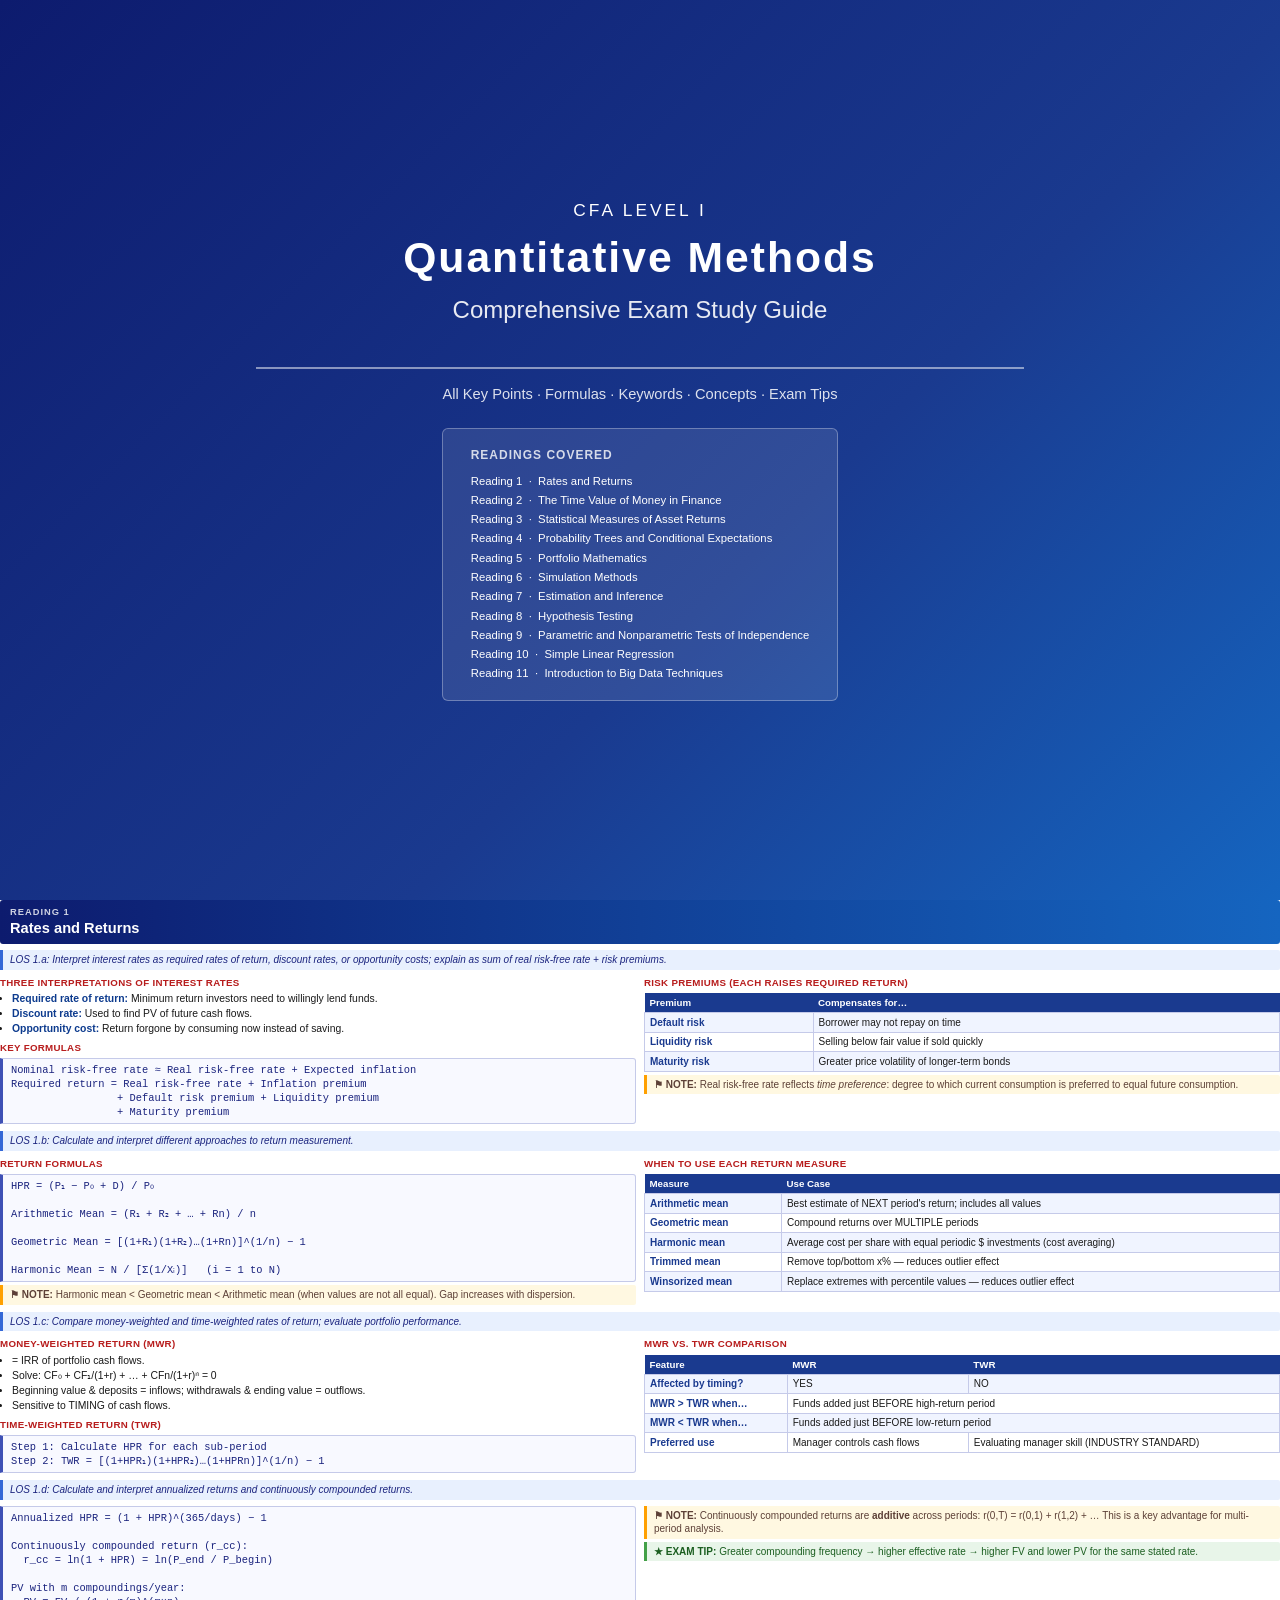
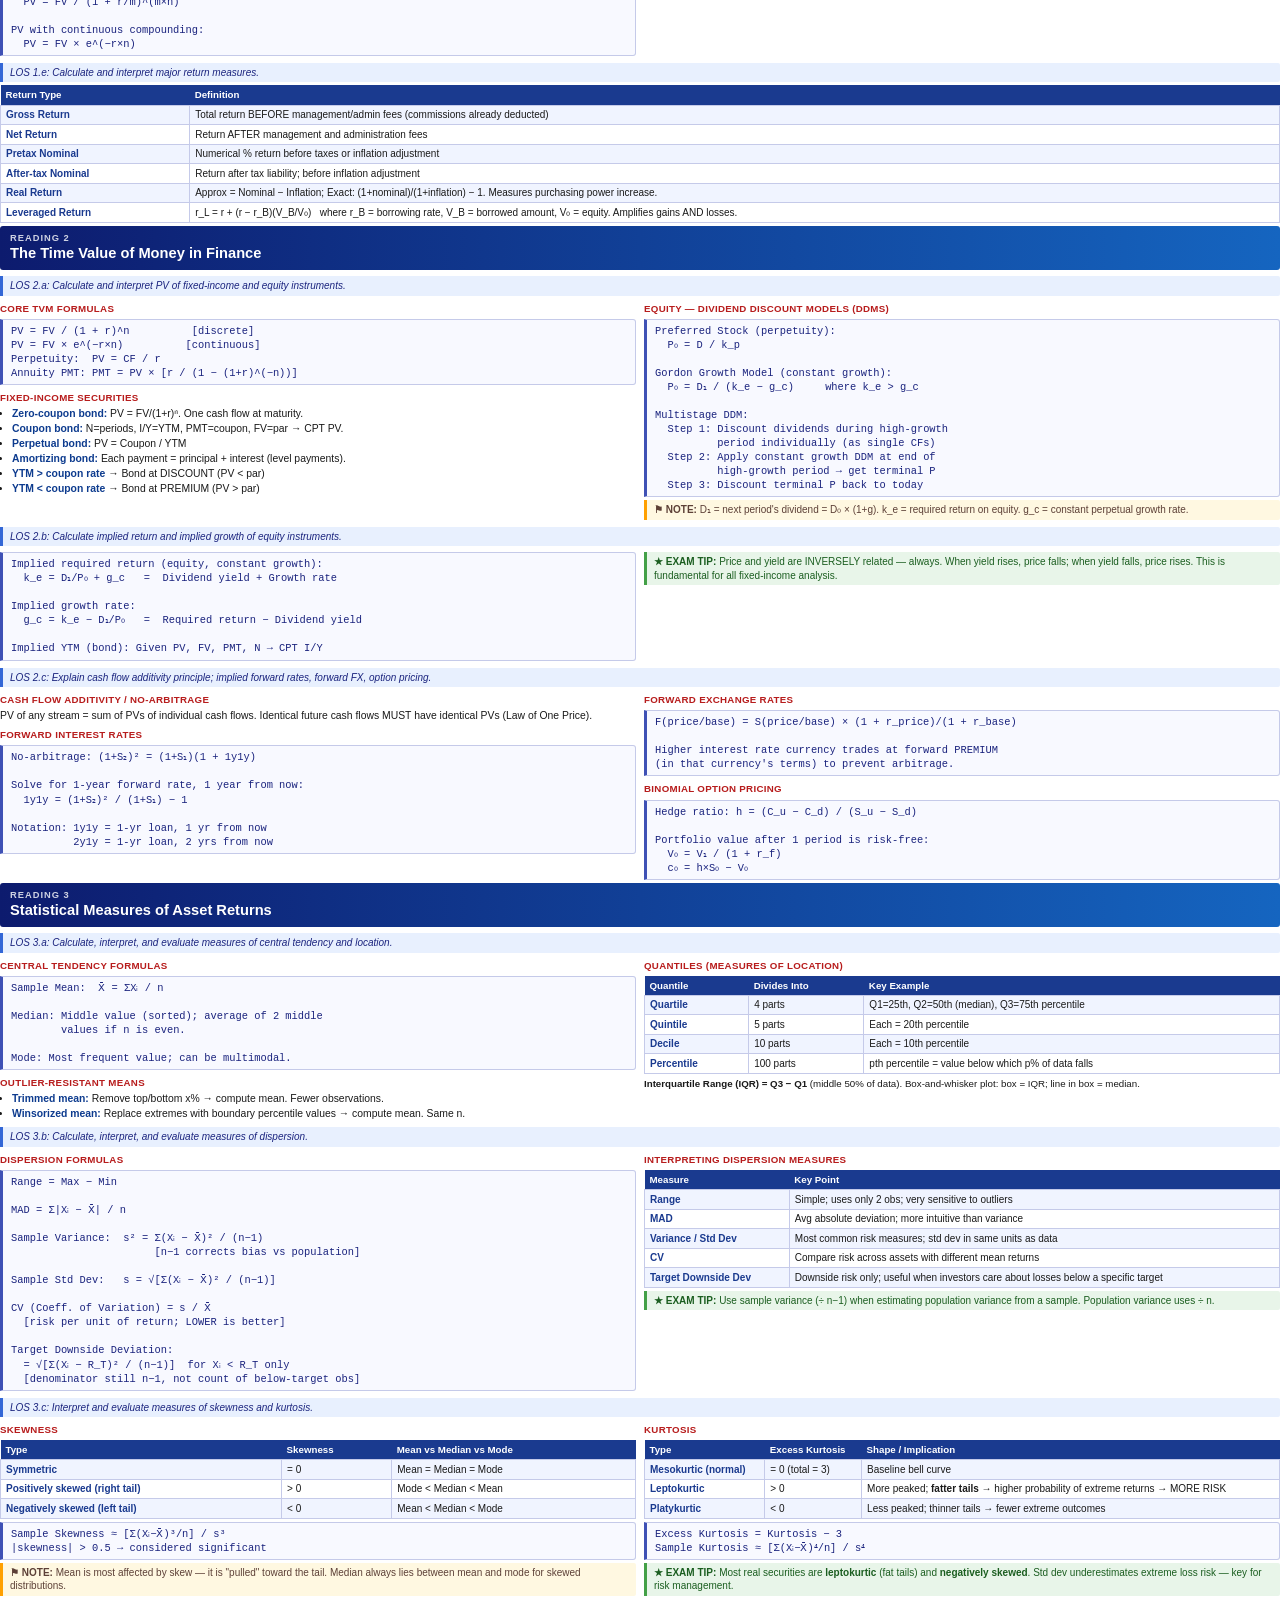
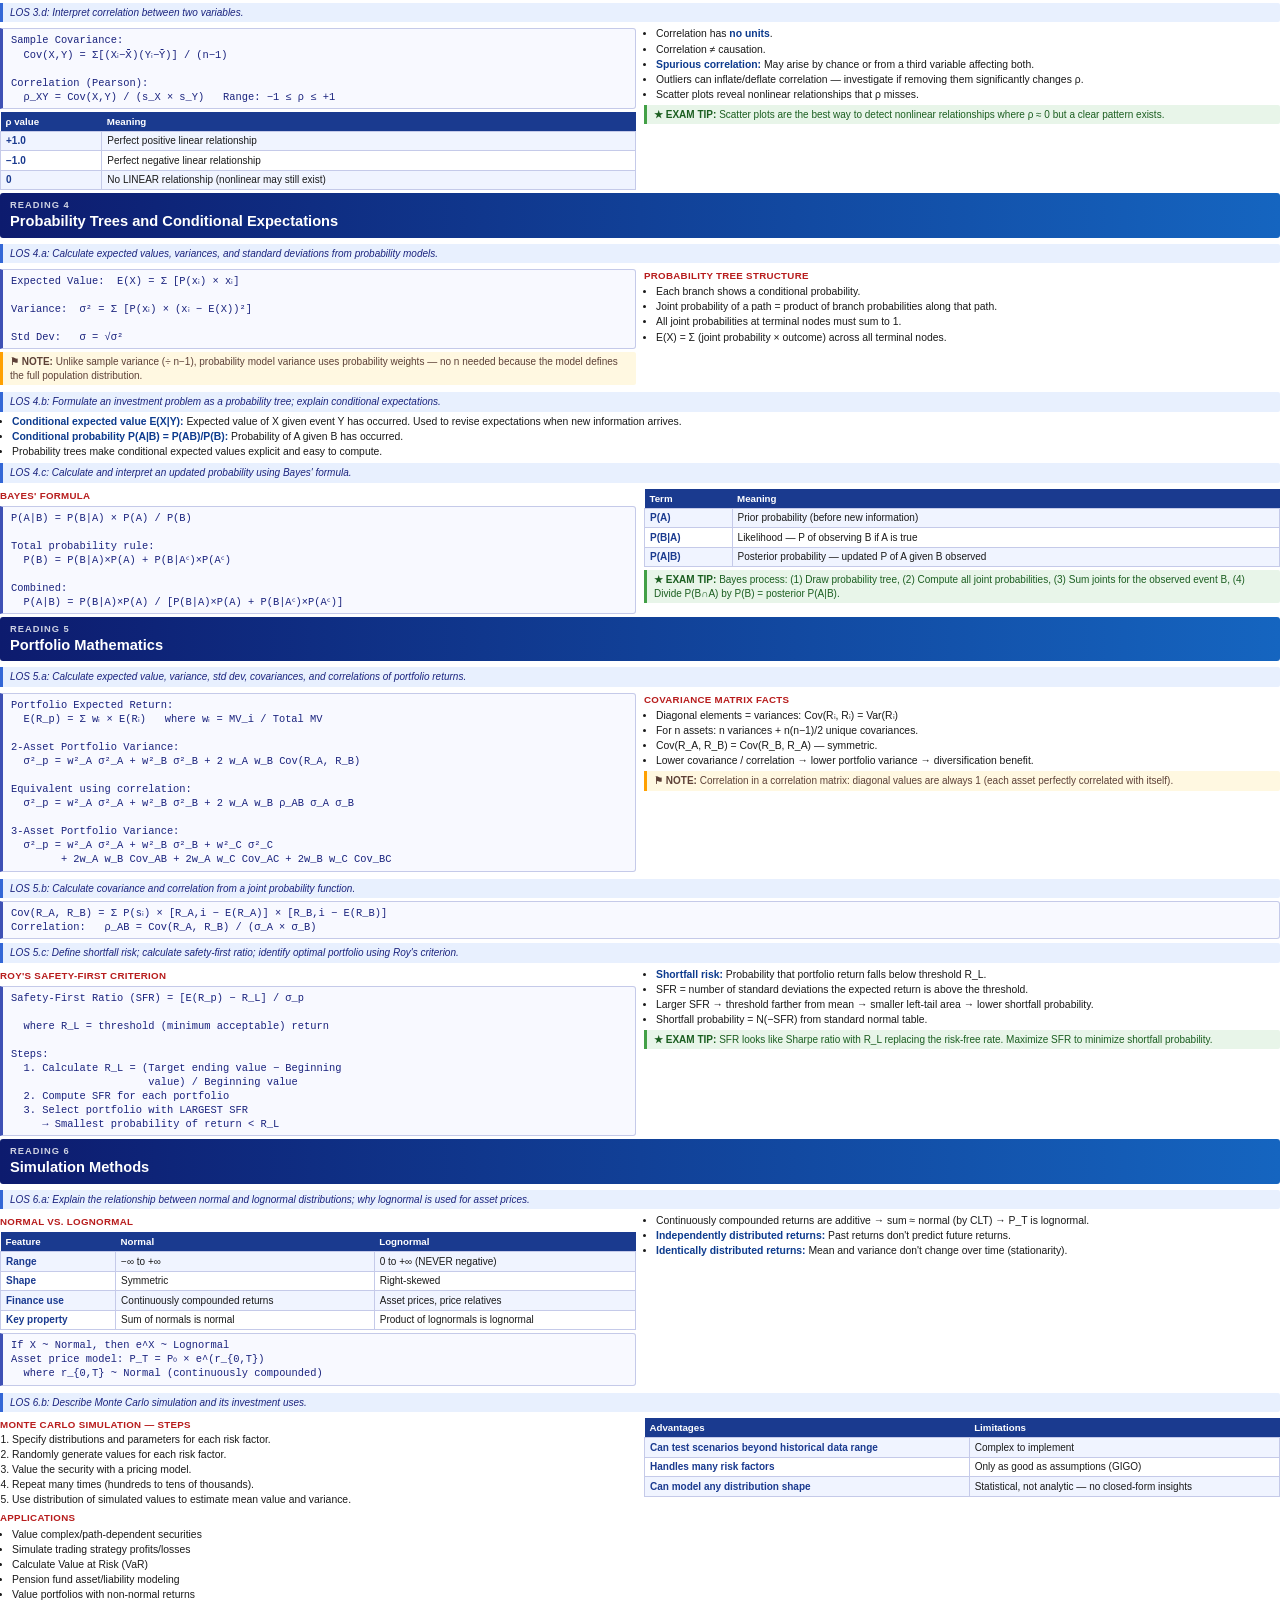
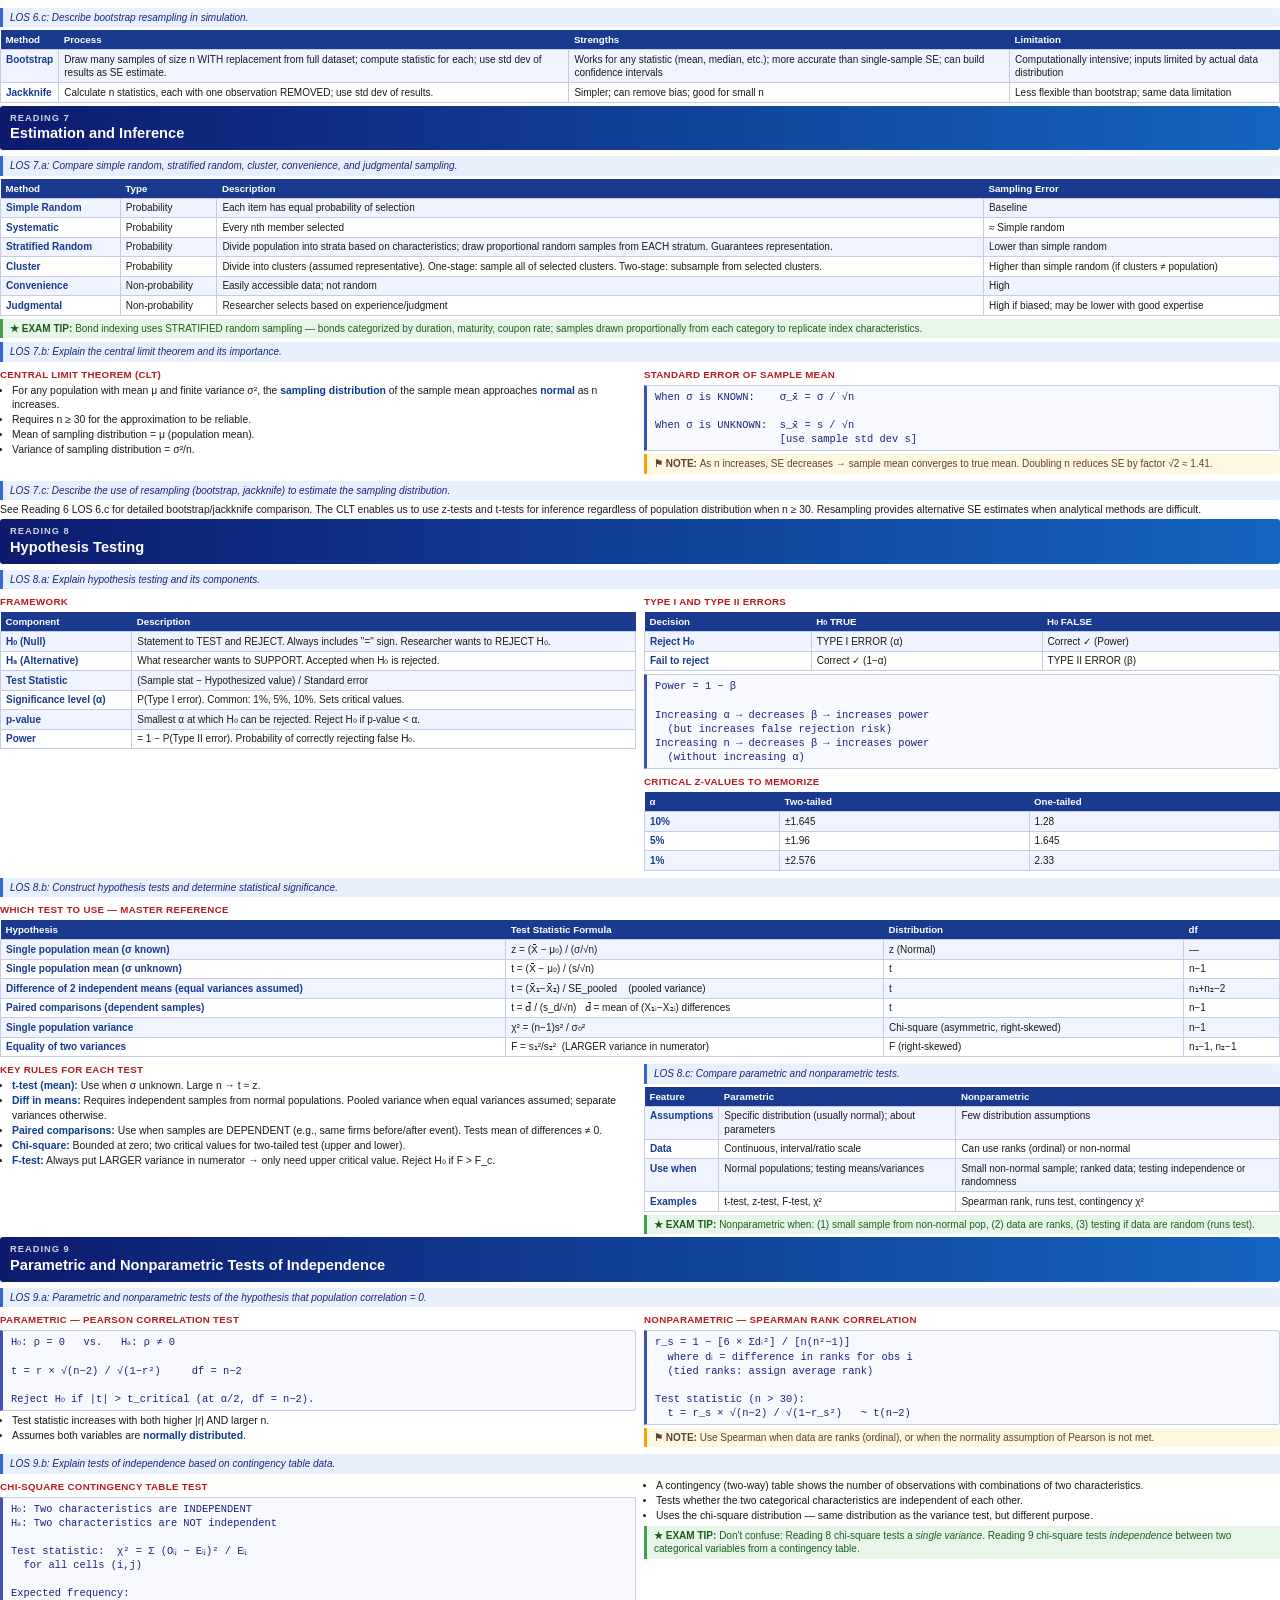
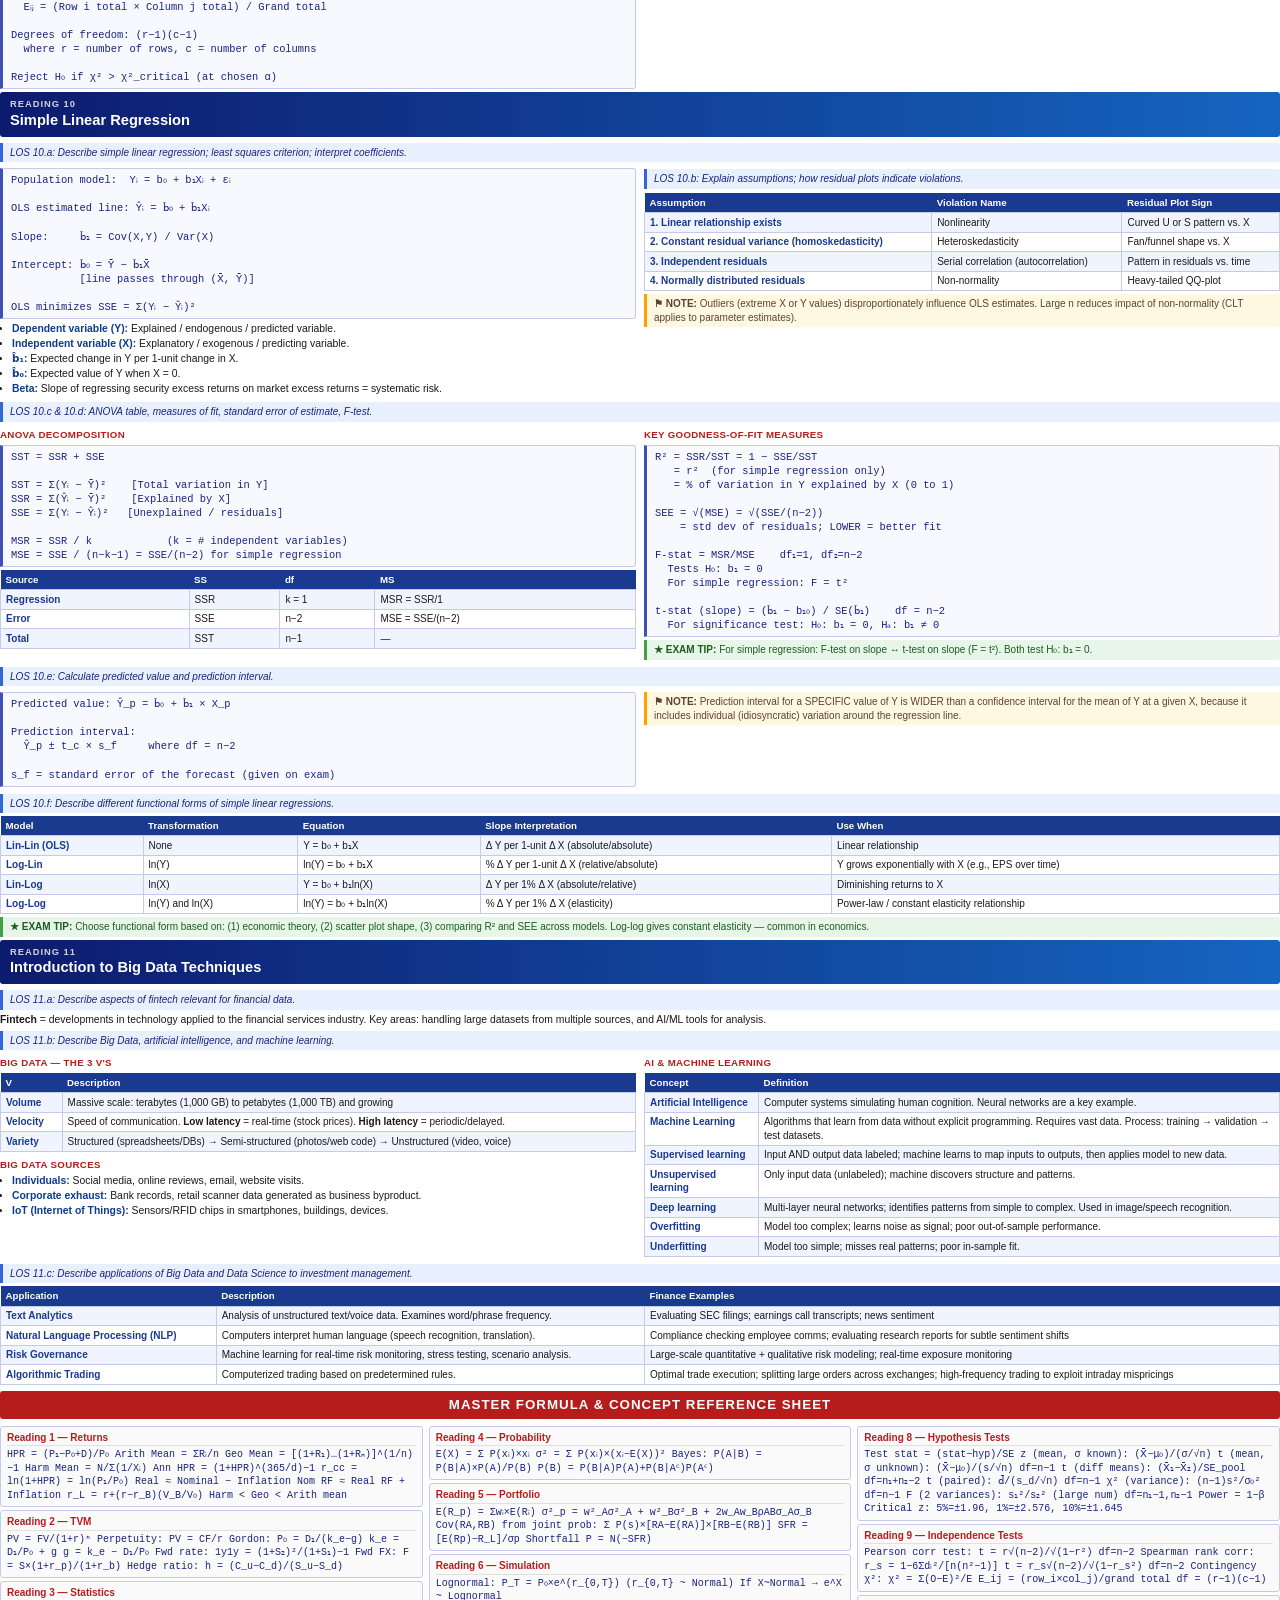
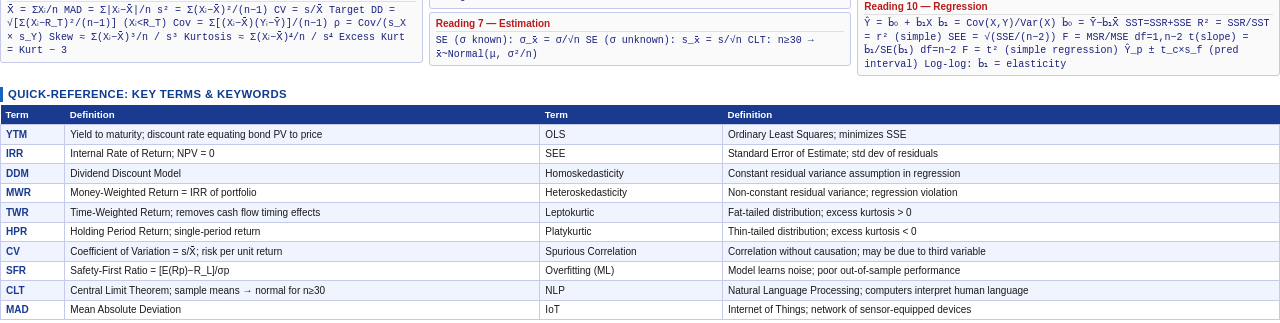
<file: cfa_quant.html>
<!DOCTYPE html>
<html lang="en">
<head>
<meta charset="UTF-8">
<style>
  * { margin: 0; padding: 0; box-sizing: border-box; }
  body {
    font-family: 'Arial', sans-serif;
    font-size: 8.2pt;
    line-height: 1.35;
    color: #1a1a1a;
    background: #fff;
  }

  /* ── COVER ── */
  .cover {
    display: flex; flex-direction: column; align-items: center;
    justify-content: center; height: 100vh; text-align: center;
    background: linear-gradient(135deg, #0d1b6e 0%, #1a3a8f 60%, #1565c0 100%);
    color: white; page-break-after: always;
  }
  .cover h1 { font-size: 32pt; font-weight: 900; letter-spacing: 2px; margin-bottom: 8px; }
  .cover h2 { font-size: 18pt; font-weight: 300; margin-bottom: 24px; opacity: 0.9; }
  .cover hr { width: 60%; border: 1.5px solid rgba(255,255,255,0.5); margin: 16px auto; }
  .cover .subtitle { font-size: 11pt; opacity: 0.85; margin-bottom: 24px; }
  .cover .toc-box {
    background: rgba(255,255,255,0.1); border: 1px solid rgba(255,255,255,0.3);
    border-radius: 6px; padding: 16px 28px; display: inline-block; text-align: left;
  }
  .cover .toc-box div { font-size: 8.5pt; padding: 2px 0; }
  .cover .toc-box .toc-head { font-size: 9pt; font-weight: 700; margin-bottom: 6px; letter-spacing: 1px; opacity: 0.8; }

  /* ── LAYOUT ── */
  .reading {
    page-break-before: always;
  }
  .reading:first-of-type { page-break-before: avoid; }

  /* ── READING HEADER ── */
  .r-header {
    background: linear-gradient(90deg, #0d1b6e, #1565c0);
    color: white; padding: 6px 10px; margin-bottom: 6px;
    border-radius: 3px;
  }
  .r-header .r-num { font-size: 7pt; opacity: 0.8; font-weight: 600; letter-spacing: 1px; text-transform: uppercase; }
  .r-header .r-title { font-size: 11pt; font-weight: 700; }

  /* ── SECTION ── */
  .section-title {
    font-size: 8.5pt; font-weight: 700; color: #0d3b8e;
    border-left: 3px solid #1565c0; padding-left: 5px;
    margin: 6px 0 3px 0; text-transform: uppercase; letter-spacing: 0.4px;
  }

  /* ── LOS ── */
  .los {
    background: #e8f0fe; border-left: 3px solid #3367d6;
    padding: 3px 7px; margin: 4px 0 3px 0;
    font-size: 7.5pt; color: #1a237e; font-style: italic;
    border-radius: 0 2px 2px 0;
  }

  /* ── FORMULA BOX ── */
  .formula-box {
    background: #f8f9ff; border: 1px solid #c5cae9;
    border-left: 3px solid #3f51b5;
    padding: 4px 8px; margin: 3px 0;
    font-family: 'Courier New', monospace; font-size: 7.8pt;
    color: #1a237e; border-radius: 0 3px 3px 0;
    white-space: pre-wrap;
  }

  /* ── TABLES ── */
  table {
    width: 100%; border-collapse: collapse;
    margin: 3px 0; font-size: 7.5pt;
  }
  th {
    background: #1a3a8f; color: white;
    padding: 3px 5px; font-size: 7.3pt;
    font-weight: 600; text-align: left;
  }
  td { padding: 2.5px 5px; vertical-align: top; border: 0.5px solid #c5cae9; }
  tr:nth-child(even) td { background: #f0f4ff; }
  tr:nth-child(odd) td { background: #fff; }
  td:first-child { font-weight: 600; color: #1a3a8f; }

  /* ── TIPS / NOTES ── */
  .tip {
    background: #e8f5e9; border-left: 3px solid #43a047;
    padding: 3px 7px; margin: 3px 0; font-size: 7.5pt;
    color: #1b5e20; border-radius: 0 2px 2px 0;
  }
  .tip::before { content: "★ EXAM TIP: "; font-weight: 700; }

  .note {
    background: #fff8e1; border-left: 3px solid #ffa000;
    padding: 3px 7px; margin: 3px 0; font-size: 7.5pt;
    color: #5d4037; border-radius: 0 2px 2px 0;
  }
  .note::before { content: "⚑ NOTE: "; font-weight: 700; }

  /* ── BULLETS ── */
  ul { margin: 2px 0 2px 12px; padding: 0; }
  li { margin: 1px 0; font-size: 7.8pt; }
  li b { color: #0d3b8e; }

  /* ── TWO-COLUMN LAYOUT ── */
  .two-col { display: flex; gap: 8px; }
  .two-col > div { flex: 1; }

  /* ── FORMULA SHEET ── */
  .formula-sheet-header {
    background: #b71c1c; color: white;
    padding: 5px 10px; margin: 6px 0 4px 0;
    font-size: 10pt; font-weight: 700; text-align: center;
    border-radius: 3px; letter-spacing: 1px;
  }
  .fs-block {
    border: 0.5px solid #c5cae9; border-radius: 3px;
    padding: 4px 6px; margin: 3px 0; background: #fafafa;
  }
  .fs-block h4 {
    font-size: 7.5pt; color: #b71c1c; font-weight: 700;
    border-bottom: 0.5px solid #e0e0e0; margin-bottom: 2px; padding-bottom: 1px;
  }
  .fs-block .f { font-family: 'Courier New', monospace; font-size: 7.5pt; color: #1a237e; }
  .three-col { display: flex; gap: 6px; }
  .three-col > div { flex: 1; }

  /* ── KEYWORD LABEL ── */
  .kw {
    display: inline-block; font-size: 7.3pt; font-weight: 700;
    color: #b71c1c; text-transform: uppercase; letter-spacing: 0.3px;
    margin: 3px 0 1px 0;
  }

  p { font-size: 7.8pt; margin: 2px 0; }

  /* ── PAGE BREAKS ── */
  @media print {
    .reading { page-break-before: always; }
    .reading:first-of-type { page-break-before: avoid; }
    .no-break { page-break-inside: avoid; }
  }
</style>
<!-- MathJax for formula rendering (loaded locally as inline SVG via wkhtmltopdf compatible approach) -->
</head>
<body>

<!-- ═══════════════════════════════ COVER ═══════════════════════════════ -->
<div class="cover">
  <div class="r-num" style="font-size:13pt;letter-spacing:3px;margin-bottom:6px;">CFA LEVEL I</div>
  <h1>Quantitative Methods</h1>
  <h2>Comprehensive Exam Study Guide</h2>
  <hr>
  <div class="subtitle">All Key Points · Formulas · Keywords · Concepts · Exam Tips</div>
  <div class="toc-box">
    <div class="toc-head">READINGS COVERED</div>
    <div>Reading 1 &nbsp;·&nbsp; Rates and Returns</div>
    <div>Reading 2 &nbsp;·&nbsp; The Time Value of Money in Finance</div>
    <div>Reading 3 &nbsp;·&nbsp; Statistical Measures of Asset Returns</div>
    <div>Reading 4 &nbsp;·&nbsp; Probability Trees and Conditional Expectations</div>
    <div>Reading 5 &nbsp;·&nbsp; Portfolio Mathematics</div>
    <div>Reading 6 &nbsp;·&nbsp; Simulation Methods</div>
    <div>Reading 7 &nbsp;·&nbsp; Estimation and Inference</div>
    <div>Reading 8 &nbsp;·&nbsp; Hypothesis Testing</div>
    <div>Reading 9 &nbsp;·&nbsp; Parametric and Nonparametric Tests of Independence</div>
    <div>Reading 10 &nbsp;·&nbsp; Simple Linear Regression</div>
    <div>Reading 11 &nbsp;·&nbsp; Introduction to Big Data Techniques</div>
  </div>
</div>

<!-- ═══════════════════════════ READING 1 ════════════════════════════════ -->
<div class="reading">
<div class="r-header"><div class="r-num">Reading 1</div><div class="r-title">Rates and Returns</div></div>

<div class="los">LOS 1.a: Interpret interest rates as required rates of return, discount rates, or opportunity costs; explain as sum of real risk-free rate + risk premiums.</div>

<div class="two-col">
<div>
<span class="kw">Three Interpretations of Interest Rates</span>
<ul>
  <li><b>Required rate of return:</b> Minimum return investors need to willingly lend funds.</li>
  <li><b>Discount rate:</b> Used to find PV of future cash flows.</li>
  <li><b>Opportunity cost:</b> Return forgone by consuming now instead of saving.</li>
</ul>
<span class="kw">Key Formulas</span>
<div class="formula-box">Nominal risk-free rate ≈ Real risk-free rate + Expected inflation
Required return = Real risk-free rate + Inflation premium
                 + Default risk premium + Liquidity premium
                 + Maturity premium</div>
</div>
<div>
<span class="kw">Risk Premiums (each raises required return)</span>
<table>
<tr><th>Premium</th><th>Compensates for…</th></tr>
<tr><td>Default risk</td><td>Borrower may not repay on time</td></tr>
<tr><td>Liquidity risk</td><td>Selling below fair value if sold quickly</td></tr>
<tr><td>Maturity risk</td><td>Greater price volatility of longer-term bonds</td></tr>
</table>
<div class="note">Real risk-free rate reflects <i>time preference</i>: degree to which current consumption is preferred to equal future consumption.</div>
</div>
</div>

<div class="los">LOS 1.b: Calculate and interpret different approaches to return measurement.</div>
<div class="two-col">
<div>
<span class="kw">Return Formulas</span>
<div class="formula-box">HPR = (P₁ − P₀ + D) / P₀

Arithmetic Mean = (R₁ + R₂ + … + Rn) / n

Geometric Mean = [(1+R₁)(1+R₂)…(1+Rn)]^(1/n) − 1

Harmonic Mean = N / [Σ(1/Xᵢ)]   (i = 1 to N)</div>
<div class="note">Harmonic mean &lt; Geometric mean &lt; Arithmetic mean (when values are not all equal). Gap increases with dispersion.</div>
</div>
<div>
<span class="kw">When to Use Each Return Measure</span>
<table>
<tr><th>Measure</th><th>Use Case</th></tr>
<tr><td>Arithmetic mean</td><td>Best estimate of NEXT period's return; includes all values</td></tr>
<tr><td>Geometric mean</td><td>Compound returns over MULTIPLE periods</td></tr>
<tr><td>Harmonic mean</td><td>Average cost per share with equal periodic $ investments (cost averaging)</td></tr>
<tr><td>Trimmed mean</td><td>Remove top/bottom x% — reduces outlier effect</td></tr>
<tr><td>Winsorized mean</td><td>Replace extremes with percentile values — reduces outlier effect</td></tr>
</table>
</div>
</div>

<div class="los">LOS 1.c: Compare money-weighted and time-weighted rates of return; evaluate portfolio performance.</div>
<div class="two-col">
<div>
<span class="kw">Money-Weighted Return (MWR)</span>
<ul>
  <li>= IRR of portfolio cash flows.</li>
  <li>Solve: CF₀ + CF₁/(1+r) + … + CFn/(1+r)ⁿ = 0</li>
  <li>Beginning value &amp; deposits = inflows; withdrawals &amp; ending value = outflows.</li>
  <li>Sensitive to TIMING of cash flows.</li>
</ul>
<span class="kw">Time-Weighted Return (TWR)</span>
<div class="formula-box">Step 1: Calculate HPR for each sub-period
Step 2: TWR = [(1+HPR₁)(1+HPR₂)…(1+HPRn)]^(1/n) − 1</div>
</div>
<div>
<span class="kw">MWR vs. TWR Comparison</span>
<table>
<tr><th>Feature</th><th>MWR</th><th>TWR</th></tr>
<tr><td>Affected by timing?</td><td>YES</td><td>NO</td></tr>
<tr><td>MWR &gt; TWR when…</td><td colspan="2">Funds added just BEFORE high-return period</td></tr>
<tr><td>MWR &lt; TWR when…</td><td colspan="2">Funds added just BEFORE low-return period</td></tr>
<tr><td>Preferred use</td><td>Manager controls cash flows</td><td>Evaluating manager skill (INDUSTRY STANDARD)</td></tr>
</table>
</div>
</div>

<div class="los">LOS 1.d: Calculate and interpret annualized returns and continuously compounded returns.</div>
<div class="two-col">
<div>
<div class="formula-box">Annualized HPR = (1 + HPR)^(365/days) − 1

Continuously compounded return (r_cc):
  r_cc = ln(1 + HPR) = ln(P_end / P_begin)

PV with m compoundings/year:
  PV = FV / (1 + r/m)^(m×n)

PV with continuous compounding:
  PV = FV × e^(−r×n)</div>
</div>
<div>
<div class="note">Continuously compounded returns are <b>additive</b> across periods: r(0,T) = r(0,1) + r(1,2) + … This is a key advantage for multi-period analysis.</div>
<div class="tip">Greater compounding frequency → higher effective rate → higher FV and lower PV for the same stated rate.</div>
</div>
</div>

<div class="los">LOS 1.e: Calculate and interpret major return measures.</div>
<table>
<tr><th>Return Type</th><th>Definition</th></tr>
<tr><td>Gross Return</td><td>Total return BEFORE management/admin fees (commissions already deducted)</td></tr>
<tr><td>Net Return</td><td>Return AFTER management and administration fees</td></tr>
<tr><td>Pretax Nominal</td><td>Numerical % return before taxes or inflation adjustment</td></tr>
<tr><td>After-tax Nominal</td><td>Return after tax liability; before inflation adjustment</td></tr>
<tr><td>Real Return</td><td>Approx = Nominal − Inflation; Exact: (1+nominal)/(1+inflation) − 1. Measures purchasing power increase.</td></tr>
<tr><td>Leveraged Return</td><td>r_L = r + (r − r_B)(V_B/V₀)&nbsp;&nbsp; where r_B = borrowing rate, V_B = borrowed amount, V₀ = equity. Amplifies gains AND losses.</td></tr>
</table>
</div><!-- end reading 1 -->


<!-- ═══════════════════════════ READING 2 ════════════════════════════════ -->
<div class="reading">
<div class="r-header"><div class="r-num">Reading 2</div><div class="r-title">The Time Value of Money in Finance</div></div>

<div class="los">LOS 2.a: Calculate and interpret PV of fixed-income and equity instruments.</div>
<div class="two-col">
<div>
<span class="kw">Core TVM Formulas</span>
<div class="formula-box">PV = FV / (1 + r)^n          [discrete]
PV = FV × e^(−r×n)          [continuous]
Perpetuity:  PV = CF / r
Annuity PMT: PMT = PV × [r / (1 − (1+r)^(−n))]</div>

<span class="kw">Fixed-Income Securities</span>
<ul>
  <li><b>Zero-coupon bond:</b> PV = FV/(1+r)ⁿ. One cash flow at maturity.</li>
  <li><b>Coupon bond:</b> N=periods, I/Y=YTM, PMT=coupon, FV=par → CPT PV.</li>
  <li><b>Perpetual bond:</b> PV = Coupon / YTM</li>
  <li><b>Amortizing bond:</b> Each payment = principal + interest (level payments).</li>
  <li><b>YTM &gt; coupon rate</b> → Bond at DISCOUNT (PV &lt; par)</li>
  <li><b>YTM &lt; coupon rate</b> → Bond at PREMIUM (PV &gt; par)</li>
</ul>
</div>
<div>
<span class="kw">Equity — Dividend Discount Models (DDMs)</span>
<div class="formula-box">Preferred Stock (perpetuity):
  P₀ = D / k_p

Gordon Growth Model (constant growth):
  P₀ = D₁ / (k_e − g_c)     where k_e > g_c

Multistage DDM:
  Step 1: Discount dividends during high-growth
          period individually (as single CFs)
  Step 2: Apply constant growth DDM at end of
          high-growth period → get terminal P
  Step 3: Discount terminal P back to today</div>
<div class="note">D₁ = next period's dividend = D₀ × (1+g). k_e = required return on equity. g_c = constant perpetual growth rate.</div>
</div>
</div>

<div class="los">LOS 2.b: Calculate implied return and implied growth of equity instruments.</div>
<div class="two-col">
<div>
<div class="formula-box">Implied required return (equity, constant growth):
  k_e = D₁/P₀ + g_c   =  Dividend yield + Growth rate

Implied growth rate:
  g_c = k_e − D₁/P₀   =  Required return − Dividend yield

Implied YTM (bond): Given PV, FV, PMT, N → CPT I/Y</div>
</div>
<div>
<div class="tip">Price and yield are INVERSELY related — always. When yield rises, price falls; when yield falls, price rises. This is fundamental for all fixed-income analysis.</div>
</div>
</div>

<div class="los">LOS 2.c: Explain cash flow additivity principle; implied forward rates, forward FX, option pricing.</div>
<div class="two-col">
<div>
<span class="kw">Cash Flow Additivity / No-Arbitrage</span>
<p>PV of any stream = sum of PVs of individual cash flows. Identical future cash flows MUST have identical PVs (Law of One Price).</p>

<span class="kw">Forward Interest Rates</span>
<div class="formula-box">No-arbitrage: (1+S₂)² = (1+S₁)(1 + 1y1y)

Solve for 1-year forward rate, 1 year from now:
  1y1y = (1+S₂)² / (1+S₁) − 1

Notation: 1y1y = 1-yr loan, 1 yr from now
          2y1y = 1-yr loan, 2 yrs from now</div>
</div>
<div>
<span class="kw">Forward Exchange Rates</span>
<div class="formula-box">F(price/base) = S(price/base) × (1 + r_price)/(1 + r_base)

Higher interest rate currency trades at forward PREMIUM
(in that currency's terms) to prevent arbitrage.</div>

<span class="kw">Binomial Option Pricing</span>
<div class="formula-box">Hedge ratio: h = (C_u − C_d) / (S_u − S_d)

Portfolio value after 1 period is risk-free:
  V₀ = V₁ / (1 + r_f)
  c₀ = h×S₀ − V₀</div>
</div>
</div>
</div>


<!-- ═══════════════════════════ READING 3 ════════════════════════════════ -->
<div class="reading">
<div class="r-header"><div class="r-num">Reading 3</div><div class="r-title">Statistical Measures of Asset Returns</div></div>

<div class="los">LOS 3.a: Calculate, interpret, and evaluate measures of central tendency and location.</div>
<div class="two-col">
<div>
<span class="kw">Central Tendency Formulas</span>
<div class="formula-box">Sample Mean:  X̄ = ΣXᵢ / n

Median: Middle value (sorted); average of 2 middle
        values if n is even.

Mode: Most frequent value; can be multimodal.</div>

<span class="kw">Outlier-Resistant Means</span>
<ul>
  <li><b>Trimmed mean:</b> Remove top/bottom x% → compute mean. Fewer observations.</li>
  <li><b>Winsorized mean:</b> Replace extremes with boundary percentile values → compute mean. Same n.</li>
</ul>
</div>
<div>
<span class="kw">Quantiles (Measures of Location)</span>
<table>
<tr><th>Quantile</th><th>Divides Into</th><th>Key Example</th></tr>
<tr><td>Quartile</td><td>4 parts</td><td>Q1=25th, Q2=50th (median), Q3=75th percentile</td></tr>
<tr><td>Quintile</td><td>5 parts</td><td>Each = 20th percentile</td></tr>
<tr><td>Decile</td><td>10 parts</td><td>Each = 10th percentile</td></tr>
<tr><td>Percentile</td><td>100 parts</td><td>pth percentile = value below which p% of data falls</td></tr>
</table>
<p style="margin-top:3px;font-size:7.3pt;"><b>Interquartile Range (IQR) = Q3 − Q1</b> (middle 50% of data). Box-and-whisker plot: box = IQR; line in box = median.</p>
</div>
</div>

<div class="los">LOS 3.b: Calculate, interpret, and evaluate measures of dispersion.</div>
<div class="two-col">
<div>
<span class="kw">Dispersion Formulas</span>
<div class="formula-box">Range = Max − Min

MAD = Σ|Xᵢ − X̄| / n

Sample Variance:  s² = Σ(Xᵢ − X̄)² / (n−1)
                       [n−1 corrects bias vs population]

Sample Std Dev:   s = √[Σ(Xᵢ − X̄)² / (n−1)]

CV (Coeff. of Variation) = s / X̄
  [risk per unit of return; LOWER is better]

Target Downside Deviation:
  = √[Σ(Xᵢ − R_T)² / (n−1)]  for Xᵢ < R_T only
  [denominator still n−1, not count of below-target obs]</div>
</div>
<div>
<span class="kw">Interpreting Dispersion Measures</span>
<table>
<tr><th>Measure</th><th>Key Point</th></tr>
<tr><td>Range</td><td>Simple; uses only 2 obs; very sensitive to outliers</td></tr>
<tr><td>MAD</td><td>Avg absolute deviation; more intuitive than variance</td></tr>
<tr><td>Variance / Std Dev</td><td>Most common risk measures; std dev in same units as data</td></tr>
<tr><td>CV</td><td>Compare risk across assets with different mean returns</td></tr>
<tr><td>Target Downside Dev</td><td>Downside risk only; useful when investors care about losses below a specific target</td></tr>
</table>
<div class="tip">Use sample variance (÷ n−1) when estimating population variance from a sample. Population variance uses ÷ n.</div>
</div>
</div>

<div class="los">LOS 3.c: Interpret and evaluate measures of skewness and kurtosis.</div>
<div class="two-col">
<div>
<span class="kw">Skewness</span>
<table>
<tr><th>Type</th><th>Skewness</th><th>Mean vs Median vs Mode</th></tr>
<tr><td>Symmetric</td><td>= 0</td><td>Mean = Median = Mode</td></tr>
<tr><td>Positively skewed (right tail)</td><td>&gt; 0</td><td>Mode &lt; Median &lt; Mean</td></tr>
<tr><td>Negatively skewed (left tail)</td><td>&lt; 0</td><td>Mean &lt; Median &lt; Mode</td></tr>
</table>
<div class="formula-box">Sample Skewness ≈ [Σ(Xᵢ−X̄)³/n] / s³
|skewness| > 0.5 → considered significant</div>
<div class="note">Mean is most affected by skew — it is "pulled" toward the tail. Median always lies between mean and mode for skewed distributions.</div>
</div>
<div>
<span class="kw">Kurtosis</span>
<table>
<tr><th>Type</th><th>Excess Kurtosis</th><th>Shape / Implication</th></tr>
<tr><td>Mesokurtic (normal)</td><td>= 0 (total = 3)</td><td>Baseline bell curve</td></tr>
<tr><td>Leptokurtic</td><td>&gt; 0</td><td>More peaked; <b>fatter tails</b> → higher probability of extreme returns → MORE RISK</td></tr>
<tr><td>Platykurtic</td><td>&lt; 0</td><td>Less peaked; thinner tails → fewer extreme outcomes</td></tr>
</table>
<div class="formula-box">Excess Kurtosis = Kurtosis − 3
Sample Kurtosis ≈ [Σ(Xᵢ−X̄)⁴/n] / s⁴</div>
<div class="tip">Most real securities are <b>leptokurtic</b> (fat tails) and <b>negatively skewed</b>. Std dev underestimates extreme loss risk — key for risk management.</div>
</div>
</div>

<div class="los">LOS 3.d: Interpret correlation between two variables.</div>
<div class="two-col">
<div>
<div class="formula-box">Sample Covariance:
  Cov(X,Y) = Σ[(Xᵢ−X̄)(Yᵢ−Ȳ)] / (n−1)

Correlation (Pearson):
  ρ_XY = Cov(X,Y) / (s_X × s_Y)   Range: −1 ≤ ρ ≤ +1</div>
<table>
<tr><th>ρ value</th><th>Meaning</th></tr>
<tr><td>+1.0</td><td>Perfect positive linear relationship</td></tr>
<tr><td>−1.0</td><td>Perfect negative linear relationship</td></tr>
<tr><td>0</td><td>No LINEAR relationship (nonlinear may still exist)</td></tr>
</table>
</div>
<div>
<ul>
  <li>Correlation has <b>no units</b>.</li>
  <li>Correlation ≠ causation.</li>
  <li><b>Spurious correlation:</b> May arise by chance or from a third variable affecting both.</li>
  <li>Outliers can inflate/deflate correlation — investigate if removing them significantly changes ρ.</li>
  <li>Scatter plots reveal nonlinear relationships that ρ misses.</li>
</ul>
<div class="tip">Scatter plots are the best way to detect nonlinear relationships where ρ ≈ 0 but a clear pattern exists.</div>
</div>
</div>
</div>


<!-- ═══════════════════════════ READING 4 ════════════════════════════════ -->
<div class="reading">
<div class="r-header"><div class="r-num">Reading 4</div><div class="r-title">Probability Trees and Conditional Expectations</div></div>

<div class="los">LOS 4.a: Calculate expected values, variances, and standard deviations from probability models.</div>
<div class="two-col">
<div>
<div class="formula-box">Expected Value:  E(X) = Σ [P(xᵢ) × xᵢ]

Variance:  σ² = Σ [P(xᵢ) × (xᵢ − E(X))²]

Std Dev:   σ = √σ²</div>
<div class="note">Unlike sample variance (÷ n−1), probability model variance uses probability weights — no n needed because the model defines the full population distribution.</div>
</div>
<div>
<span class="kw">Probability Tree Structure</span>
<ul>
  <li>Each branch shows a conditional probability.</li>
  <li>Joint probability of a path = product of branch probabilities along that path.</li>
  <li>All joint probabilities at terminal nodes must sum to 1.</li>
  <li>E(X) = Σ (joint probability × outcome) across all terminal nodes.</li>
</ul>
</div>
</div>

<div class="los">LOS 4.b: Formulate an investment problem as a probability tree; explain conditional expectations.</div>
<ul>
  <li><b>Conditional expected value E(X|Y):</b> Expected value of X given event Y has occurred. Used to revise expectations when new information arrives.</li>
  <li><b>Conditional probability P(A|B) = P(AB)/P(B):</b> Probability of A given B has occurred.</li>
  <li>Probability trees make conditional expected values explicit and easy to compute.</li>
</ul>

<div class="los">LOS 4.c: Calculate and interpret an updated probability using Bayes' formula.</div>
<div class="two-col">
<div>
<span class="kw">Bayes' Formula</span>
<div class="formula-box">P(A|B) = P(B|A) × P(A) / P(B)

Total probability rule:
  P(B) = P(B|A)×P(A) + P(B|Aᶜ)×P(Aᶜ)

Combined:
  P(A|B) = P(B|A)×P(A) / [P(B|A)×P(A) + P(B|Aᶜ)×P(Aᶜ)]</div>
</div>
<div>
<table>
<tr><th>Term</th><th>Meaning</th></tr>
<tr><td>P(A)</td><td>Prior probability (before new information)</td></tr>
<tr><td>P(B|A)</td><td>Likelihood — P of observing B if A is true</td></tr>
<tr><td>P(A|B)</td><td>Posterior probability — updated P of A given B observed</td></tr>
</table>
<div class="tip">Bayes process: (1) Draw probability tree, (2) Compute all joint probabilities, (3) Sum joints for the observed event B, (4) Divide P(B∩A) by P(B) = posterior P(A|B).</div>
</div>
</div>
</div>


<!-- ═══════════════════════════ READING 5 ════════════════════════════════ -->
<div class="reading">
<div class="r-header"><div class="r-num">Reading 5</div><div class="r-title">Portfolio Mathematics</div></div>

<div class="los">LOS 5.a: Calculate expected value, variance, std dev, covariances, and correlations of portfolio returns.</div>
<div class="two-col">
<div>
<div class="formula-box">Portfolio Expected Return:
  E(R_p) = Σ wᵢ × E(Rᵢ)   where wᵢ = MV_i / Total MV

2-Asset Portfolio Variance:
  σ²_p = w²_A σ²_A + w²_B σ²_B + 2 w_A w_B Cov(R_A, R_B)

Equivalent using correlation:
  σ²_p = w²_A σ²_A + w²_B σ²_B + 2 w_A w_B ρ_AB σ_A σ_B

3-Asset Portfolio Variance:
  σ²_p = w²_A σ²_A + w²_B σ²_B + w²_C σ²_C
        + 2w_A w_B Cov_AB + 2w_A w_C Cov_AC + 2w_B w_C Cov_BC</div>
</div>
<div>
<span class="kw">Covariance Matrix Facts</span>
<ul>
  <li>Diagonal elements = variances: Cov(Rᵢ, Rᵢ) = Var(Rᵢ)</li>
  <li>For n assets: n variances + n(n−1)/2 unique covariances.</li>
  <li>Cov(R_A, R_B) = Cov(R_B, R_A) — symmetric.</li>
  <li>Lower covariance / correlation → lower portfolio variance → diversification benefit.</li>
</ul>
<div class="note">Correlation in a correlation matrix: diagonal values are always 1 (each asset perfectly correlated with itself).</div>
</div>
</div>

<div class="los">LOS 5.b: Calculate covariance and correlation from a joint probability function.</div>
<div class="formula-box">Cov(R_A, R_B) = Σ P(sᵢ) × [R_A,i − E(R_A)] × [R_B,i − E(R_B)]
Correlation:   ρ_AB = Cov(R_A, R_B) / (σ_A × σ_B)</div>

<div class="los">LOS 5.c: Define shortfall risk; calculate safety-first ratio; identify optimal portfolio using Roy's criterion.</div>
<div class="two-col">
<div>
<span class="kw">Roy's Safety-First Criterion</span>
<div class="formula-box">Safety-First Ratio (SFR) = [E(R_p) − R_L] / σ_p

  where R_L = threshold (minimum acceptable) return

Steps:
  1. Calculate R_L = (Target ending value − Beginning
                      value) / Beginning value
  2. Compute SFR for each portfolio
  3. Select portfolio with LARGEST SFR
     → Smallest probability of return &lt; R_L</div>
</div>
<div>
<ul>
  <li><b>Shortfall risk:</b> Probability that portfolio return falls below threshold R_L.</li>
  <li>SFR = number of standard deviations the expected return is above the threshold.</li>
  <li>Larger SFR → threshold farther from mean → smaller left-tail area → lower shortfall probability.</li>
  <li>Shortfall probability = N(−SFR) from standard normal table.</li>
</ul>
<div class="tip">SFR looks like Sharpe ratio with R_L replacing the risk-free rate. Maximize SFR to minimize shortfall probability.</div>
</div>
</div>
</div>


<!-- ═══════════════════════════ READING 6 ════════════════════════════════ -->
<div class="reading">
<div class="r-header"><div class="r-num">Reading 6</div><div class="r-title">Simulation Methods</div></div>

<div class="los">LOS 6.a: Explain the relationship between normal and lognormal distributions; why lognormal is used for asset prices.</div>
<div class="two-col">
<div>
<span class="kw">Normal vs. Lognormal</span>
<table>
<tr><th>Feature</th><th>Normal</th><th>Lognormal</th></tr>
<tr><td>Range</td><td>−∞ to +∞</td><td>0 to +∞ (NEVER negative)</td></tr>
<tr><td>Shape</td><td>Symmetric</td><td>Right-skewed</td></tr>
<tr><td>Finance use</td><td>Continuously compounded returns</td><td>Asset prices, price relatives</td></tr>
<tr><td>Key property</td><td>Sum of normals is normal</td><td>Product of lognormals is lognormal</td></tr>
</table>
<div class="formula-box">If X ~ Normal, then e^X ~ Lognormal
Asset price model: P_T = P₀ × e^(r_{0,T})
  where r_{0,T} ~ Normal (continuously compounded)</div>
</div>
<div>
<ul>
  <li>Continuously compounded returns are additive → sum ≈ normal (by CLT) → P_T is lognormal.</li>
  <li><b>Independently distributed returns:</b> Past returns don't predict future returns.</li>
  <li><b>Identically distributed returns:</b> Mean and variance don't change over time (stationarity).</li>
</ul>
</div>
</div>

<div class="los">LOS 6.b: Describe Monte Carlo simulation and its investment uses.</div>
<div class="two-col">
<div>
<span class="kw">Monte Carlo Simulation — Steps</span>
<ol style="margin-left:12px;font-size:7.8pt;">
  <li>Specify distributions and parameters for each risk factor.</li>
  <li>Randomly generate values for each risk factor.</li>
  <li>Value the security with a pricing model.</li>
  <li>Repeat many times (hundreds to tens of thousands).</li>
  <li>Use distribution of simulated values to estimate mean value and variance.</li>
</ol>
<span class="kw">Applications</span>
<ul>
  <li>Value complex/path-dependent securities</li>
  <li>Simulate trading strategy profits/losses</li>
  <li>Calculate Value at Risk (VaR)</li>
  <li>Pension fund asset/liability modeling</li>
  <li>Value portfolios with non-normal returns</li>
</ul>
</div>
<div>
<table>
<tr><th>Advantages</th><th>Limitations</th></tr>
<tr><td>Can test scenarios beyond historical data range</td><td>Complex to implement</td></tr>
<tr><td>Handles many risk factors</td><td>Only as good as assumptions (GIGO)</td></tr>
<tr><td>Can model any distribution shape</td><td>Statistical, not analytic — no closed-form insights</td></tr>
</table>
</div>
</div>

<div class="los">LOS 6.c: Describe bootstrap resampling in simulation.</div>
<table>
<tr><th>Method</th><th>Process</th><th>Strengths</th><th>Limitation</th></tr>
<tr><td>Bootstrap</td><td>Draw many samples of size n WITH replacement from full dataset; compute statistic for each; use std dev of results as SE estimate.</td><td>Works for any statistic (mean, median, etc.); more accurate than single-sample SE; can build confidence intervals</td><td>Computationally intensive; inputs limited by actual data distribution</td></tr>
<tr><td>Jackknife</td><td>Calculate n statistics, each with one observation REMOVED; use std dev of results.</td><td>Simpler; can remove bias; good for small n</td><td>Less flexible than bootstrap; same data limitation</td></tr>
</table>
</div>


<!-- ═══════════════════════════ READING 7 ════════════════════════════════ -->
<div class="reading">
<div class="r-header"><div class="r-num">Reading 7</div><div class="r-title">Estimation and Inference</div></div>

<div class="los">LOS 7.a: Compare simple random, stratified random, cluster, convenience, and judgmental sampling.</div>
<table>
<tr><th>Method</th><th>Type</th><th>Description</th><th>Sampling Error</th></tr>
<tr><td>Simple Random</td><td>Probability</td><td>Each item has equal probability of selection</td><td>Baseline</td></tr>
<tr><td>Systematic</td><td>Probability</td><td>Every nth member selected</td><td>≈ Simple random</td></tr>
<tr><td>Stratified Random</td><td>Probability</td><td>Divide population into strata based on characteristics; draw proportional random samples from EACH stratum. Guarantees representation.</td><td>Lower than simple random</td></tr>
<tr><td>Cluster</td><td>Probability</td><td>Divide into clusters (assumed representative). One-stage: sample all of selected clusters. Two-stage: subsample from selected clusters.</td><td>Higher than simple random (if clusters ≠ population)</td></tr>
<tr><td>Convenience</td><td>Non-probability</td><td>Easily accessible data; not random</td><td>High</td></tr>
<tr><td>Judgmental</td><td>Non-probability</td><td>Researcher selects based on experience/judgment</td><td>High if biased; may be lower with good expertise</td></tr>
</table>
<div class="tip">Bond indexing uses STRATIFIED random sampling — bonds categorized by duration, maturity, coupon rate; samples drawn proportionally from each category to replicate index characteristics.</div>

<div class="los">LOS 7.b: Explain the central limit theorem and its importance.</div>
<div class="two-col">
<div>
<span class="kw">Central Limit Theorem (CLT)</span>
<ul>
  <li>For any population with mean μ and finite variance σ², the <b>sampling distribution</b> of the sample mean approaches <b>normal</b> as n increases.</li>
  <li>Requires n ≥ 30 for the approximation to be reliable.</li>
  <li>Mean of sampling distribution = μ (population mean).</li>
  <li>Variance of sampling distribution = σ²/n.</li>
</ul>
</div>
<div>
<span class="kw">Standard Error of Sample Mean</span>
<div class="formula-box">When σ is KNOWN:    σ_x̄ = σ / √n

When σ is UNKNOWN:  s_x̄ = s / √n
                    [use sample std dev s]</div>
<div class="note">As n increases, SE decreases → sample mean converges to true mean. Doubling n reduces SE by factor √2 ≈ 1.41.</div>
</div>
</div>

<div class="los">LOS 7.c: Describe the use of resampling (bootstrap, jackknife) to estimate the sampling distribution.</div>
<p>See Reading 6 LOS 6.c for detailed bootstrap/jackknife comparison. The CLT enables us to use z-tests and t-tests for inference regardless of population distribution when n ≥ 30. Resampling provides alternative SE estimates when analytical methods are difficult.</p>
</div>


<!-- ═══════════════════════════ READING 8 ════════════════════════════════ -->
<div class="reading">
<div class="r-header"><div class="r-num">Reading 8</div><div class="r-title">Hypothesis Testing</div></div>

<div class="los">LOS 8.a: Explain hypothesis testing and its components.</div>
<div class="two-col">
<div>
<span class="kw">Framework</span>
<table>
<tr><th>Component</th><th>Description</th></tr>
<tr><td>H₀ (Null)</td><td>Statement to TEST and REJECT. Always includes "=" sign. Researcher wants to REJECT H₀.</td></tr>
<tr><td>Hₐ (Alternative)</td><td>What researcher wants to SUPPORT. Accepted when H₀ is rejected.</td></tr>
<tr><td>Test Statistic</td><td>(Sample stat − Hypothesized value) / Standard error</td></tr>
<tr><td>Significance level (α)</td><td>P(Type I error). Common: 1%, 5%, 10%. Sets critical values.</td></tr>
<tr><td>p-value</td><td>Smallest α at which H₀ can be rejected. Reject H₀ if p-value &lt; α.</td></tr>
<tr><td>Power</td><td>= 1 − P(Type II error). Probability of correctly rejecting false H₀.</td></tr>
</table>
</div>
<div>
<span class="kw">Type I and Type II Errors</span>
<table>
<tr><th>Decision</th><th>H₀ TRUE</th><th>H₀ FALSE</th></tr>
<tr><td><b>Reject H₀</b></td><td>TYPE I ERROR (α)</td><td>Correct ✓ (Power)</td></tr>
<tr><td><b>Fail to reject</b></td><td>Correct ✓ (1−α)</td><td>TYPE II ERROR (β)</td></tr>
</table>
<div class="formula-box">Power = 1 − β

Increasing α → decreases β → increases power
  (but increases false rejection risk)
Increasing n → decreases β → increases power
  (without increasing α)</div>
<span class="kw">Critical z-values to memorize</span>
<table>
<tr><th>α</th><th>Two-tailed</th><th>One-tailed</th></tr>
<tr><td>10%</td><td>±1.645</td><td>1.28</td></tr>
<tr><td>5%</td><td>±1.96</td><td>1.645</td></tr>
<tr><td>1%</td><td>±2.576</td><td>2.33</td></tr>
</table>
</div>
</div>

<div class="los">LOS 8.b: Construct hypothesis tests and determine statistical significance.</div>
<span class="kw">Which Test to Use — Master Reference</span>
<table>
<tr><th>Hypothesis</th><th>Test Statistic Formula</th><th>Distribution</th><th>df</th></tr>
<tr><td>Single population mean (σ known)</td><td>z = (X̄ − μ₀) / (σ/√n)</td><td>z (Normal)</td><td>—</td></tr>
<tr><td>Single population mean (σ unknown)</td><td>t = (X̄ − μ₀) / (s/√n)</td><td>t</td><td>n−1</td></tr>
<tr><td>Difference of 2 independent means (equal variances assumed)</td><td>t = (X̄₁−X̄₂) / SE_pooled &nbsp;&nbsp; (pooled variance)</td><td>t</td><td>n₁+n₂−2</td></tr>
<tr><td>Paired comparisons (dependent samples)</td><td>t = d̄ / (s_d/√n) &nbsp; d̄ = mean of (X₁ᵢ−X₂ᵢ) differences</td><td>t</td><td>n−1</td></tr>
<tr><td>Single population variance</td><td>χ² = (n−1)s² / σ₀²</td><td>Chi-square (asymmetric, right-skewed)</td><td>n−1</td></tr>
<tr><td>Equality of two variances</td><td>F = s₁²/s₂² &nbsp;(LARGER variance in numerator)</td><td>F (right-skewed)</td><td>n₁−1, n₂−1</td></tr>
</table>

<div class="two-col">
<div>
<span class="kw">Key Rules for Each Test</span>
<ul>
  <li><b>t-test (mean):</b> Use when σ unknown. Large n → t ≈ z.</li>
  <li><b>Diff in means:</b> Requires independent samples from normal populations. Pooled variance when equal variances assumed; separate variances otherwise.</li>
  <li><b>Paired comparisons:</b> Use when samples are DEPENDENT (e.g., same firms before/after event). Tests mean of differences ≠ 0.</li>
  <li><b>Chi-square:</b> Bounded at zero; two critical values for two-tailed test (upper and lower).</li>
  <li><b>F-test:</b> Always put LARGER variance in numerator → only need upper critical value. Reject H₀ if F &gt; F_c.</li>
</ul>
</div>
<div>
<div class="los" style="margin-top:4px;">LOS 8.c: Compare parametric and nonparametric tests.</div>
<table>
<tr><th>Feature</th><th>Parametric</th><th>Nonparametric</th></tr>
<tr><td>Assumptions</td><td>Specific distribution (usually normal); about parameters</td><td>Few distribution assumptions</td></tr>
<tr><td>Data</td><td>Continuous, interval/ratio scale</td><td>Can use ranks (ordinal) or non-normal</td></tr>
<tr><td>Use when</td><td>Normal populations; testing means/variances</td><td>Small non-normal sample; ranked data; testing independence or randomness</td></tr>
<tr><td>Examples</td><td>t-test, z-test, F-test, χ²</td><td>Spearman rank, runs test, contingency χ²</td></tr>
</table>
<div class="tip">Nonparametric when: (1) small sample from non-normal pop, (2) data are ranks, (3) testing if data are random (runs test).</div>
</div>
</div>
</div>


<!-- ═══════════════════════════ READING 9 ════════════════════════════════ -->
<div class="reading">
<div class="r-header"><div class="r-num">Reading 9</div><div class="r-title">Parametric and Nonparametric Tests of Independence</div></div>

<div class="los">LOS 9.a: Parametric and nonparametric tests of the hypothesis that population correlation = 0.</div>
<div class="two-col">
<div>
<span class="kw">Parametric — Pearson Correlation Test</span>
<div class="formula-box">H₀: ρ = 0   vs.   Hₐ: ρ ≠ 0

t = r × √(n−2) / √(1−r²)     df = n−2

Reject H₀ if |t| > t_critical (at α/2, df = n−2).</div>
<ul>
  <li>Test statistic increases with both higher |r| AND larger n.</li>
  <li>Assumes both variables are <b>normally distributed</b>.</li>
</ul>
</div>
<div>
<span class="kw">Nonparametric — Spearman Rank Correlation</span>
<div class="formula-box">r_s = 1 − [6 × Σdᵢ²] / [n(n²−1)]
  where dᵢ = difference in ranks for obs i
  (tied ranks: assign average rank)

Test statistic (n > 30):
  t = r_s × √(n−2) / √(1−r_s²)   ~ t(n−2)</div>
<div class="note">Use Spearman when data are ranks (ordinal), or when the normality assumption of Pearson is not met.</div>
</div>
</div>

<div class="los">LOS 9.b: Explain tests of independence based on contingency table data.</div>
<div class="two-col">
<div>
<span class="kw">Chi-Square Contingency Table Test</span>
<div class="formula-box">H₀: Two characteristics are INDEPENDENT
Hₐ: Two characteristics are NOT independent

Test statistic:  χ² = Σ (Oᵢⱼ − Eᵢⱼ)² / Eᵢⱼ
  for all cells (i,j)

Expected frequency:
  Eᵢⱼ = (Row i total × Column j total) / Grand total

Degrees of freedom: (r−1)(c−1)
  where r = number of rows, c = number of columns

Reject H₀ if χ² > χ²_critical (at chosen α)</div>
</div>
<div>
<ul>
  <li>A contingency (two-way) table shows the number of observations with combinations of two characteristics.</li>
  <li>Tests whether the two categorical characteristics are independent of each other.</li>
  <li>Uses the chi-square distribution — same distribution as the variance test, but different purpose.</li>
</ul>
<div class="tip">Don't confuse: Reading 8 chi-square tests a <i>single variance</i>. Reading 9 chi-square tests <i>independence</i> between two categorical variables from a contingency table.</div>
</div>
</div>
</div>


<!-- ═══════════════════════════ READING 10 ═══════════════════════════════ -->
<div class="reading">
<div class="r-header"><div class="r-num">Reading 10</div><div class="r-title">Simple Linear Regression</div></div>

<div class="los">LOS 10.a: Describe simple linear regression; least squares criterion; interpret coefficients.</div>
<div class="two-col">
<div>
<div class="formula-box">Population model:  Yᵢ = b₀ + b₁Xᵢ + εᵢ

OLS estimated line: Ŷᵢ = b̂₀ + b̂₁Xᵢ

Slope:     b̂₁ = Cov(X,Y) / Var(X)

Intercept: b̂₀ = Ȳ − b̂₁X̄
           [line passes through (X̄, Ȳ)]

OLS minimizes SSE = Σ(Yᵢ − Ŷᵢ)²</div>
<ul>
  <li><b>Dependent variable (Y):</b> Explained / endogenous / predicted variable.</li>
  <li><b>Independent variable (X):</b> Explanatory / exogenous / predicting variable.</li>
  <li><b>b̂₁:</b> Expected change in Y per 1-unit change in X.</li>
  <li><b>b̂₀:</b> Expected value of Y when X = 0.</li>
  <li><b>Beta:</b> Slope of regressing security excess returns on market excess returns = systematic risk.</li>
</ul>
</div>
<div>
<div class="los" style="margin-bottom:4px;">LOS 10.b: Explain assumptions; how residual plots indicate violations.</div>
<table>
<tr><th>Assumption</th><th>Violation Name</th><th>Residual Plot Sign</th></tr>
<tr><td>1. Linear relationship exists</td><td>Nonlinearity</td><td>Curved U or S pattern vs. X</td></tr>
<tr><td>2. Constant residual variance (homoskedasticity)</td><td>Heteroskedasticity</td><td>Fan/funnel shape vs. X</td></tr>
<tr><td>3. Independent residuals</td><td>Serial correlation (autocorrelation)</td><td>Pattern in residuals vs. time</td></tr>
<tr><td>4. Normally distributed residuals</td><td>Non-normality</td><td>Heavy-tailed QQ-plot</td></tr>
</table>
<div class="note">Outliers (extreme X or Y values) disproportionately influence OLS estimates. Large n reduces impact of non-normality (CLT applies to parameter estimates).</div>
</div>
</div>

<div class="los">LOS 10.c & 10.d: ANOVA table, measures of fit, standard error of estimate, F-test.</div>
<div class="two-col">
<div>
<span class="kw">ANOVA Decomposition</span>
<div class="formula-box">SST = SSR + SSE

SST = Σ(Yᵢ − Ȳ)²    [Total variation in Y]
SSR = Σ(Ŷᵢ − Ȳ)²    [Explained by X]
SSE = Σ(Yᵢ − Ŷᵢ)²   [Unexplained / residuals]

MSR = SSR / k            (k = # independent variables)
MSE = SSE / (n−k−1) = SSE/(n−2) for simple regression</div>
<table>
<tr><th>Source</th><th>SS</th><th>df</th><th>MS</th></tr>
<tr><td>Regression</td><td>SSR</td><td>k = 1</td><td>MSR = SSR/1</td></tr>
<tr><td>Error</td><td>SSE</td><td>n−2</td><td>MSE = SSE/(n−2)</td></tr>
<tr><td>Total</td><td>SST</td><td>n−1</td><td>—</td></tr>
</table>
</div>
<div>
<span class="kw">Key Goodness-of-Fit Measures</span>
<div class="formula-box">R² = SSR/SST = 1 − SSE/SST
   = r²  (for simple regression only)
   = % of variation in Y explained by X (0 to 1)

SEE = √(MSE) = √(SSE/(n−2))
    = std dev of residuals; LOWER = better fit

F-stat = MSR/MSE    df₁=1, df₂=n−2
  Tests H₀: b₁ = 0
  For simple regression: F = t²

t-stat (slope) = (b̂₁ − b₁₀) / SE(b̂₁)    df = n−2
  For significance test: H₀: b₁ = 0, Hₐ: b₁ ≠ 0</div>
<div class="tip">For simple regression: F-test on slope ↔ t-test on slope (F = t²). Both test H₀: b₁ = 0.</div>
</div>
</div>

<div class="los">LOS 10.e: Calculate predicted value and prediction interval.</div>
<div class="two-col">
<div>
<div class="formula-box">Predicted value: Ŷ_p = b̂₀ + b̂₁ × X_p

Prediction interval:
  Ŷ_p ± t_c × s_f     where df = n−2

s_f = standard error of the forecast (given on exam)</div>
</div>
<div>
<div class="note">Prediction interval for a SPECIFIC value of Y is WIDER than a confidence interval for the mean of Y at a given X, because it includes individual (idiosyncratic) variation around the regression line.</div>
</div>
</div>

<div class="los">LOS 10.f: Describe different functional forms of simple linear regressions.</div>
<table>
<tr><th>Model</th><th>Transformation</th><th>Equation</th><th>Slope Interpretation</th><th>Use When</th></tr>
<tr><td>Lin-Lin (OLS)</td><td>None</td><td>Y = b₀ + b₁X</td><td>Δ Y per 1-unit Δ X (absolute/absolute)</td><td>Linear relationship</td></tr>
<tr><td>Log-Lin</td><td>ln(Y)</td><td>ln(Y) = b₀ + b₁X</td><td>% Δ Y per 1-unit Δ X (relative/absolute)</td><td>Y grows exponentially with X (e.g., EPS over time)</td></tr>
<tr><td>Lin-Log</td><td>ln(X)</td><td>Y = b₀ + b₁ln(X)</td><td>Δ Y per 1% Δ X (absolute/relative)</td><td>Diminishing returns to X</td></tr>
<tr><td>Log-Log</td><td>ln(Y) and ln(X)</td><td>ln(Y) = b₀ + b₁ln(X)</td><td>% Δ Y per 1% Δ X (elasticity)</td><td>Power-law / constant elasticity relationship</td></tr>
</table>
<div class="tip">Choose functional form based on: (1) economic theory, (2) scatter plot shape, (3) comparing R² and SEE across models. Log-log gives constant elasticity — common in economics.</div>
</div>


<!-- ═══════════════════════════ READING 11 ═══════════════════════════════ -->
<div class="reading">
<div class="r-header"><div class="r-num">Reading 11</div><div class="r-title">Introduction to Big Data Techniques</div></div>

<div class="los">LOS 11.a: Describe aspects of fintech relevant for financial data.</div>
<p><b>Fintech</b> = developments in technology applied to the financial services industry. Key areas: handling large datasets from multiple sources, and AI/ML tools for analysis.</p>

<div class="los">LOS 11.b: Describe Big Data, artificial intelligence, and machine learning.</div>
<div class="two-col">
<div>
<span class="kw">Big Data — The 3 V's</span>
<table>
<tr><th>V</th><th>Description</th></tr>
<tr><td>Volume</td><td>Massive scale: terabytes (1,000 GB) to petabytes (1,000 TB) and growing</td></tr>
<tr><td>Velocity</td><td>Speed of communication. <b>Low latency</b> = real-time (stock prices). <b>High latency</b> = periodic/delayed.</td></tr>
<tr><td>Variety</td><td>Structured (spreadsheets/DBs) → Semi-structured (photos/web code) → Unstructured (video, voice)</td></tr>
</table>
<span class="kw">Big Data Sources</span>
<ul>
  <li><b>Individuals:</b> Social media, online reviews, email, website visits.</li>
  <li><b>Corporate exhaust:</b> Bank records, retail scanner data generated as business byproduct.</li>
  <li><b>IoT (Internet of Things):</b> Sensors/RFID chips in smartphones, buildings, devices.</li>
</ul>
</div>
<div>
<span class="kw">AI &amp; Machine Learning</span>
<table>
<tr><th>Concept</th><th>Definition</th></tr>
<tr><td>Artificial Intelligence</td><td>Computer systems simulating human cognition. Neural networks are a key example.</td></tr>
<tr><td>Machine Learning</td><td>Algorithms that learn from data without explicit programming. Requires vast data. Process: training → validation → test datasets.</td></tr>
<tr><td>Supervised learning</td><td>Input AND output data labeled; machine learns to map inputs to outputs, then applies model to new data.</td></tr>
<tr><td>Unsupervised learning</td><td>Only input data (unlabeled); machine discovers structure and patterns.</td></tr>
<tr><td>Deep learning</td><td>Multi-layer neural networks; identifies patterns from simple to complex. Used in image/speech recognition.</td></tr>
<tr><td>Overfitting</td><td>Model too complex; learns noise as signal; poor out-of-sample performance.</td></tr>
<tr><td>Underfitting</td><td>Model too simple; misses real patterns; poor in-sample fit.</td></tr>
</table>
</div>
</div>

<div class="los">LOS 11.c: Describe applications of Big Data and Data Science to investment management.</div>
<table>
<tr><th>Application</th><th>Description</th><th>Finance Examples</th></tr>
<tr><td>Text Analytics</td><td>Analysis of unstructured text/voice data. Examines word/phrase frequency.</td><td>Evaluating SEC filings; earnings call transcripts; news sentiment</td></tr>
<tr><td>Natural Language Processing (NLP)</td><td>Computers interpret human language (speech recognition, translation).</td><td>Compliance checking employee comms; evaluating research reports for subtle sentiment shifts</td></tr>
<tr><td>Risk Governance</td><td>Machine learning for real-time risk monitoring, stress testing, scenario analysis.</td><td>Large-scale quantitative + qualitative risk modeling; real-time exposure monitoring</td></tr>
<tr><td>Algorithmic Trading</td><td>Computerized trading based on predetermined rules.</td><td>Optimal trade execution; splitting large orders across exchanges; high-frequency trading to exploit intraday mispricings</td></tr>
</table>
</div>


<!-- ═══════════════════════ MASTER FORMULA SHEET ═══════════════════════════ -->
<div class="reading">
<div class="formula-sheet-header">MASTER FORMULA &amp; CONCEPT REFERENCE SHEET</div>

<div class="three-col">
<div>
<div class="fs-block">
<h4>Reading 1 — Returns</h4>
<div class="f">HPR = (P₁−P₀+D)/P₀
Arith Mean = ΣRᵢ/n
Geo Mean = [(1+R₁)…(1+Rₙ)]^(1/n)−1
Harm Mean = N/Σ(1/Xᵢ)
Ann HPR = (1+HPR)^(365/d)−1
r_cc = ln(1+HPR) = ln(P₁/P₀)
Real ≈ Nominal − Inflation
Nom RF ≈ Real RF + Inflation
r_L = r+(r−r_B)(V_B/V₀)
Harm &lt; Geo &lt; Arith mean</div>
</div>

<div class="fs-block">
<h4>Reading 2 — TVM</h4>
<div class="f">PV = FV/(1+r)ⁿ
Perpetuity: PV = CF/r
Gordon: P₀ = D₁/(k_e−g)
k_e = D₁/P₀ + g
g = k_e − D₁/P₀
Fwd rate: 1y1y =
  (1+S₂)²/(1+S₁)−1
Fwd FX: F = S×(1+r_p)/(1+r_b)
Hedge ratio: h =
  (C_u−C_d)/(S_u−S_d)</div>
</div>

<div class="fs-block">
<h4>Reading 3 — Statistics</h4>
<div class="f">X̄ = ΣXᵢ/n
MAD = Σ|Xᵢ−X̄|/n
s² = Σ(Xᵢ−X̄)²/(n−1)
CV = s/X̄
Target DD =
  √[Σ(Xᵢ−R_T)²/(n−1)] (Xᵢ&lt;R_T)
Cov = Σ[(Xᵢ−X̄)(Yᵢ−Ȳ)]/(n−1)
ρ = Cov/(s_X × s_Y)
Skew ≈ Σ(Xᵢ−X̄)³/n / s³
Kurtosis ≈ Σ(Xᵢ−X̄)⁴/n / s⁴
Excess Kurt = Kurt − 3</div>
</div>
</div>

<div>
<div class="fs-block">
<h4>Reading 4 — Probability</h4>
<div class="f">E(X) = Σ P(xᵢ)×xᵢ
σ² = Σ P(xᵢ)×(xᵢ−E(X))²
Bayes:
  P(A|B) = P(B|A)×P(A)/P(B)
  P(B) = P(B|A)P(A)+P(B|Aᶜ)P(Aᶜ)</div>
</div>

<div class="fs-block">
<h4>Reading 5 — Portfolio</h4>
<div class="f">E(R_p) = Σwᵢ×E(Rᵢ)
σ²_p = w²_Aσ²_A + w²_Bσ²_B
      + 2w_Aw_BρABσ_Aσ_B
Cov(RA,RB) from joint prob:
  Σ P(s)×[RA−E(RA)]×[RB−E(RB)]
SFR = [E(Rp)−R_L]/σp
Shortfall P = N(−SFR)</div>
</div>

<div class="fs-block">
<h4>Reading 6 — Simulation</h4>
<div class="f">Lognormal: P_T = P₀×e^(r_{0,T})
  (r_{0,T} ~ Normal)
If X~Normal → e^X ~ Lognormal</div>
</div>

<div class="fs-block">
<h4>Reading 7 — Estimation</h4>
<div class="f">SE (σ known):   σ_x̄ = σ/√n
SE (σ unknown): s_x̄ = s/√n
CLT: n≥30 → x̄~Normal(μ, σ²/n)</div>
</div>
</div>

<div>
<div class="fs-block">
<h4>Reading 8 — Hypothesis Tests</h4>
<div class="f">Test stat = (stat−hyp)/SE
z (mean, σ known): (X̄−μ₀)/(σ/√n)
t (mean, σ unknown): (X̄−μ₀)/(s/√n) df=n−1
t (diff means): (X̄₁−X̄₂)/SE_pool df=n₁+n₂−2
t (paired): d̄/(s_d/√n) df=n−1
χ² (variance): (n−1)s²/σ₀² df=n−1
F (2 variances): s₁²/s₂² (large num) df=n₁−1,n₂−1
Power = 1−β
Critical z: 5%=±1.96, 1%=±2.576, 10%=±1.645</div>
</div>

<div class="fs-block">
<h4>Reading 9 — Independence Tests</h4>
<div class="f">Pearson corr test:
  t = r√(n−2)/√(1−r²) df=n−2
Spearman rank corr:
  r_s = 1−6Σdᵢ²/[n(n²−1)]
  t = r_s√(n−2)/√(1−r_s²) df=n−2
Contingency χ²:
  χ² = Σ(O−E)²/E
  E_ij = (row_i×col_j)/grand total
  df = (r−1)(c−1)</div>
</div>

<div class="fs-block">
<h4>Reading 10 — Regression</h4>
<div class="f">Ŷ = b̂₀ + b̂₁X
b̂₁ = Cov(X,Y)/Var(X)
b̂₀ = Ȳ−b̂₁X̄
SST=SSR+SSE
R² = SSR/SST = r² (simple)
SEE = √(SSE/(n−2))
F = MSR/MSE df=1,n−2
t(slope) = b̂₁/SE(b̂₁) df=n−2
F = t² (simple regression)
Ŷ_p ± t_c×s_f (pred interval)
Log-log: b̂₁ = elasticity</div>
</div>
</div>
</div>

<!-- KEY TERMS TABLE -->
<div style="margin-top:8px;">
<div class="section-title">Quick-Reference: Key Terms &amp; Keywords</div>
<table>
<tr><th>Term</th><th>Definition</th><th>Term</th><th>Definition</th></tr>
<tr><td>YTM</td><td>Yield to maturity; discount rate equating bond PV to price</td><td>OLS</td><td>Ordinary Least Squares; minimizes SSE</td></tr>
<tr><td>IRR</td><td>Internal Rate of Return; NPV = 0</td><td>SEE</td><td>Standard Error of Estimate; std dev of residuals</td></tr>
<tr><td>DDM</td><td>Dividend Discount Model</td><td>Homoskedasticity</td><td>Constant residual variance assumption in regression</td></tr>
<tr><td>MWR</td><td>Money-Weighted Return = IRR of portfolio</td><td>Heteroskedasticity</td><td>Non-constant residual variance; regression violation</td></tr>
<tr><td>TWR</td><td>Time-Weighted Return; removes cash flow timing effects</td><td>Leptokurtic</td><td>Fat-tailed distribution; excess kurtosis &gt; 0</td></tr>
<tr><td>HPR</td><td>Holding Period Return; single-period return</td><td>Platykurtic</td><td>Thin-tailed distribution; excess kurtosis &lt; 0</td></tr>
<tr><td>CV</td><td>Coefficient of Variation = s/X̄; risk per unit return</td><td>Spurious Correlation</td><td>Correlation without causation; may be due to third variable</td></tr>
<tr><td>SFR</td><td>Safety-First Ratio = [E(Rp)−R_L]/σp</td><td>Overfitting (ML)</td><td>Model learns noise; poor out-of-sample performance</td></tr>
<tr><td>CLT</td><td>Central Limit Theorem; sample means → normal for n≥30</td><td>NLP</td><td>Natural Language Processing; computers interpret human language</td></tr>
<tr><td>MAD</td><td>Mean Absolute Deviation</td><td>IoT</td><td>Internet of Things; network of sensor-equipped devices</td></tr>
</table>
</div>
</div>

</body>
</html>
</file>
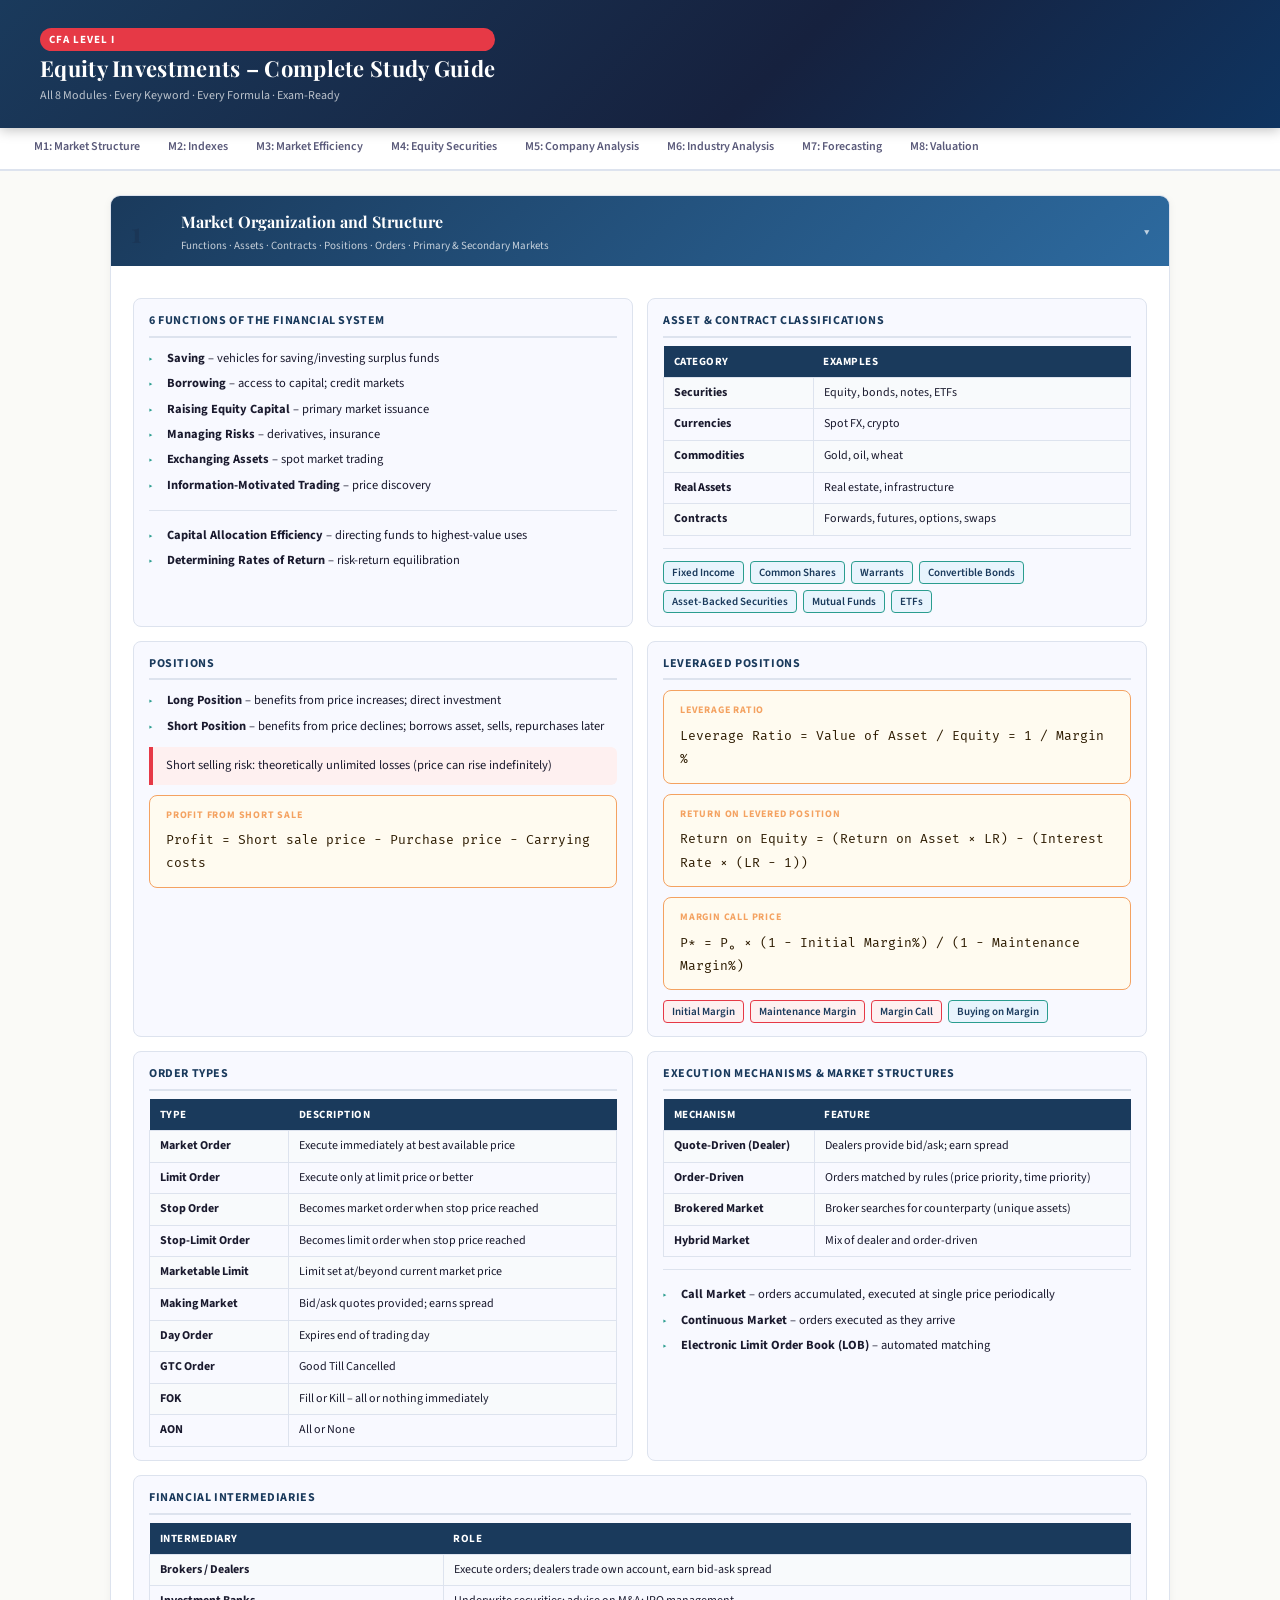
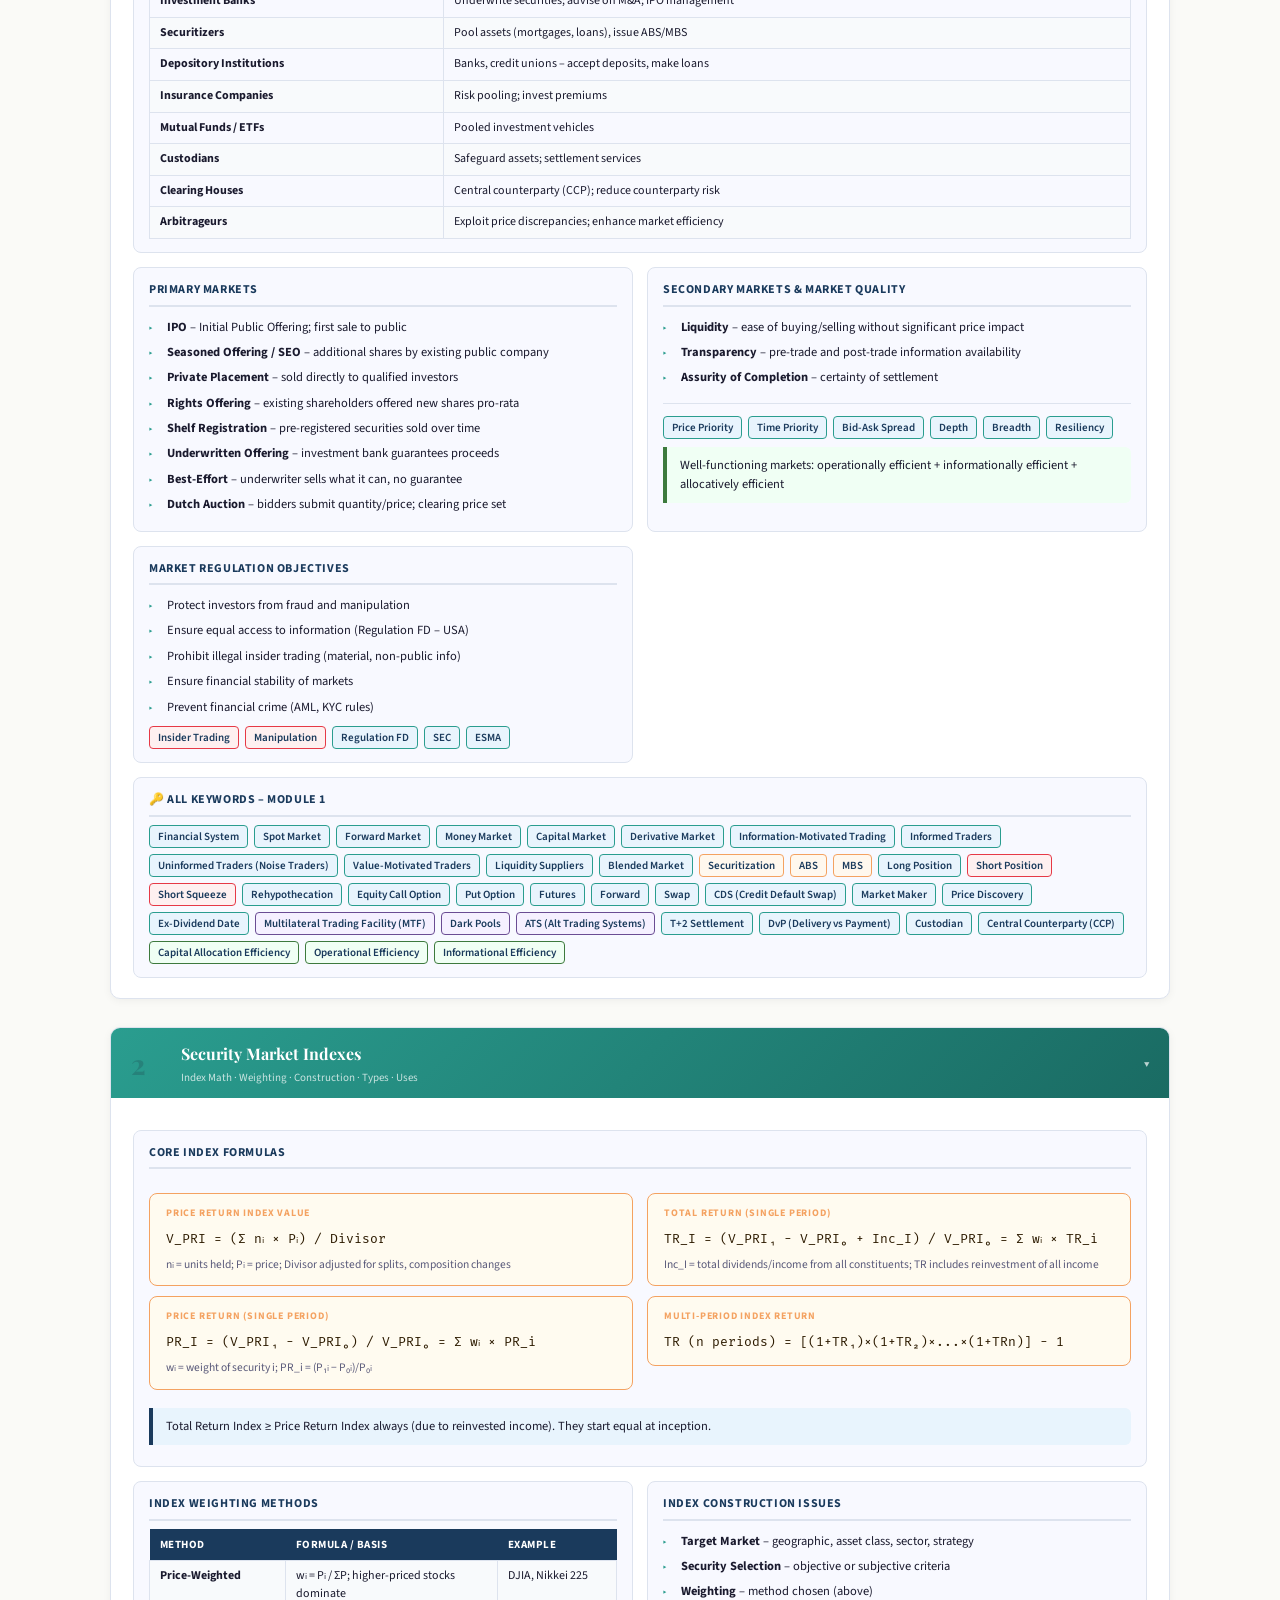
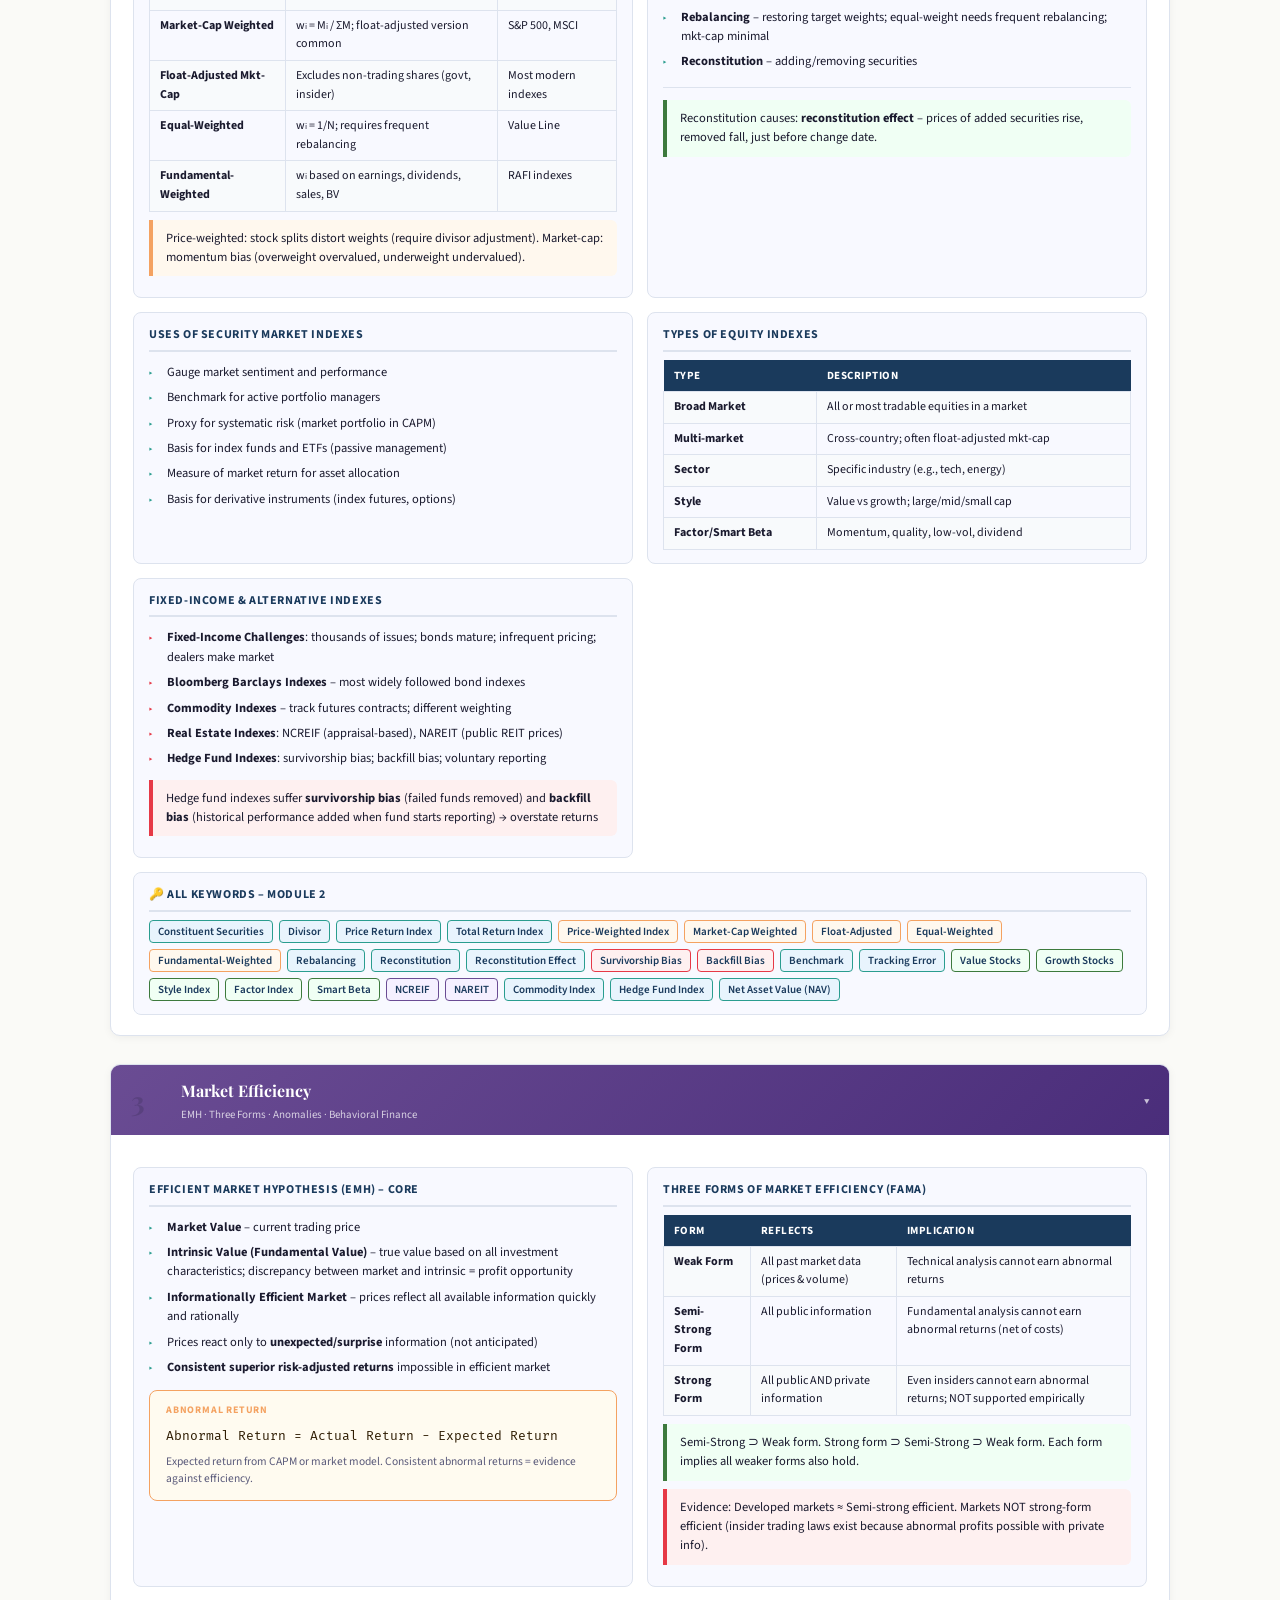
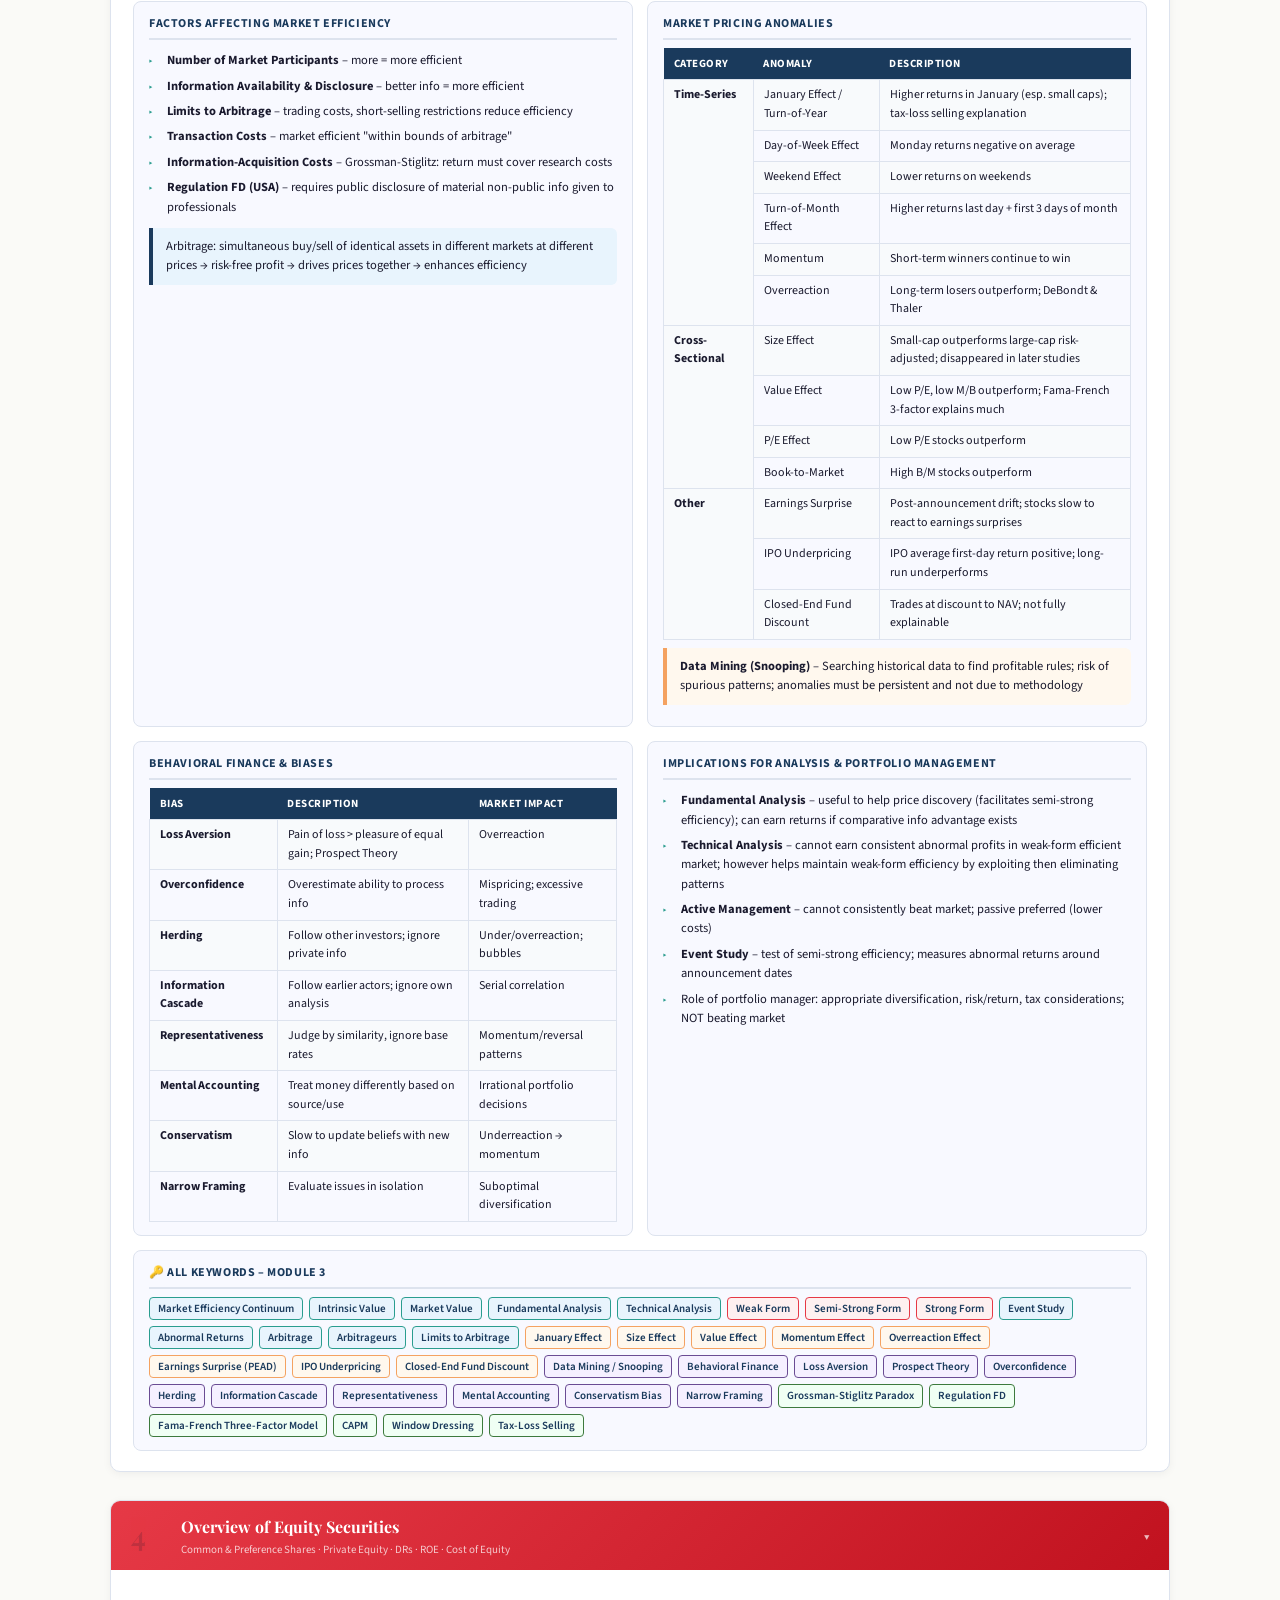
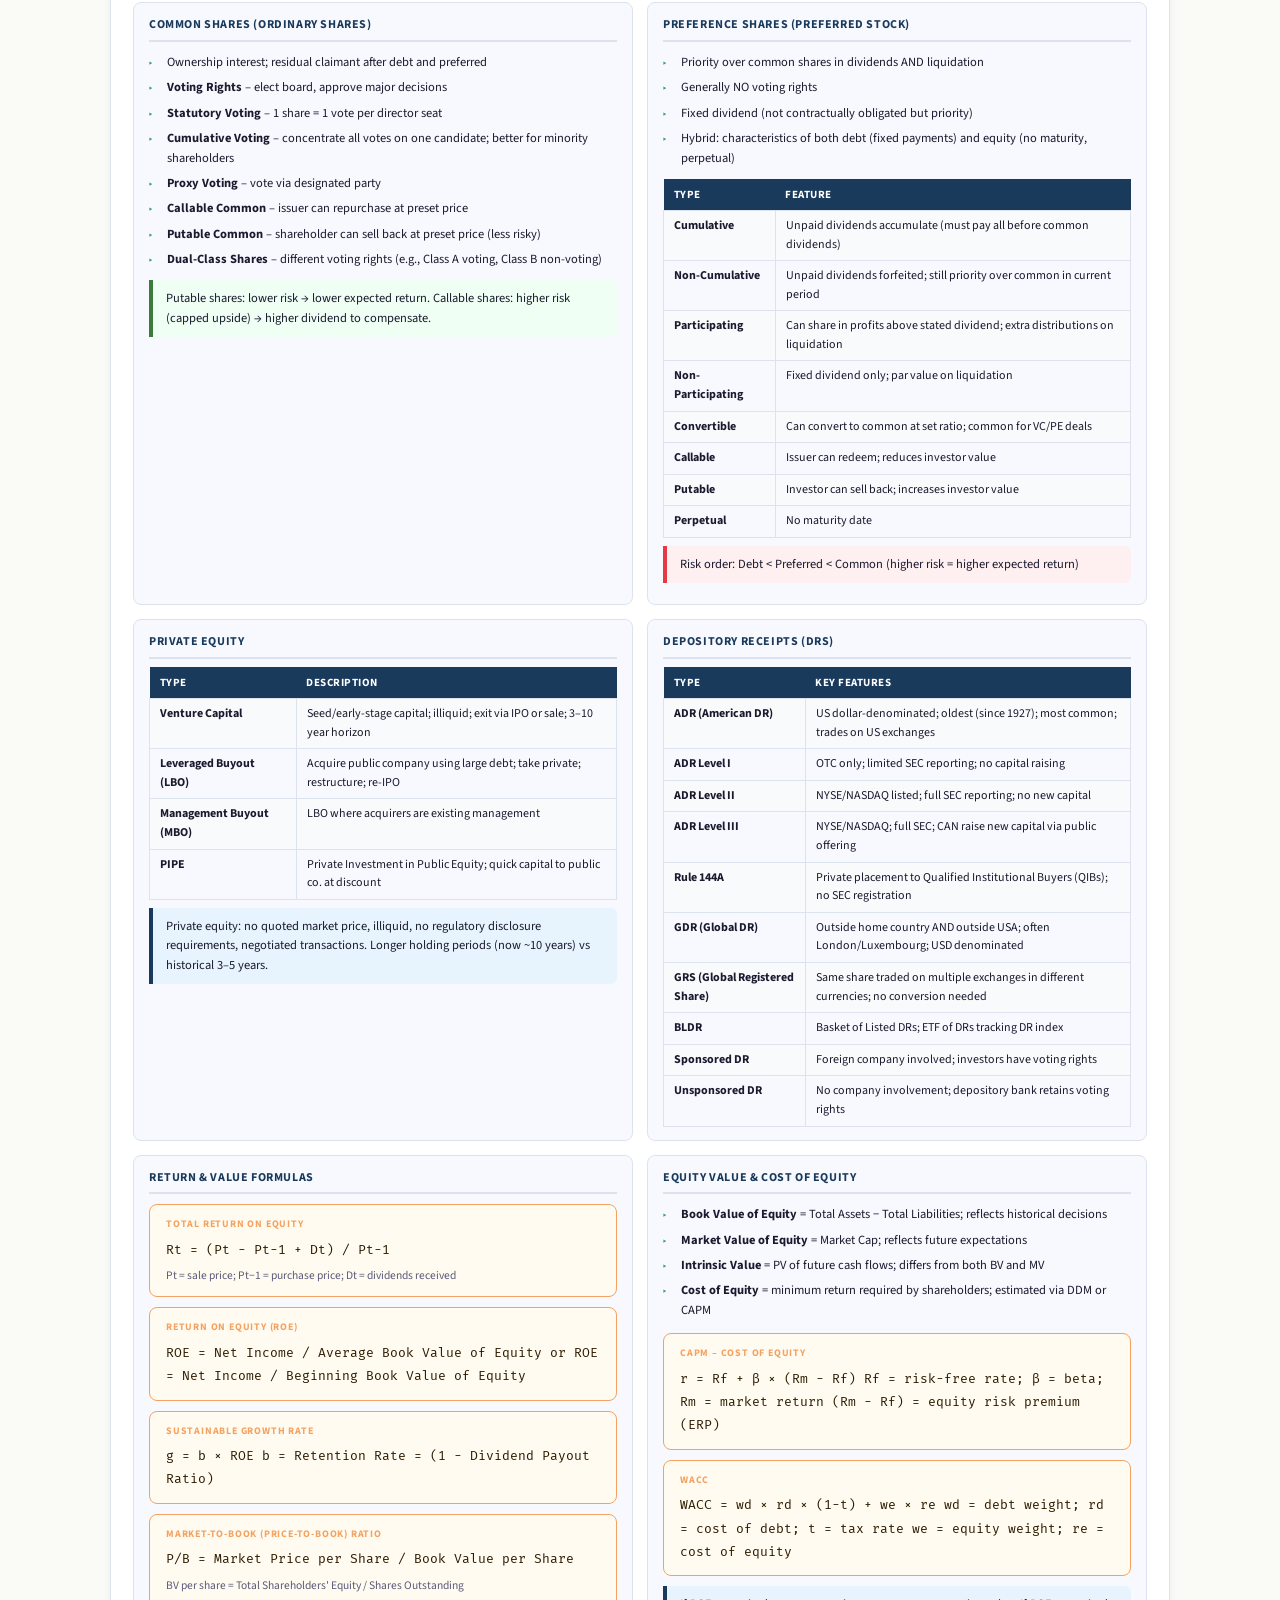
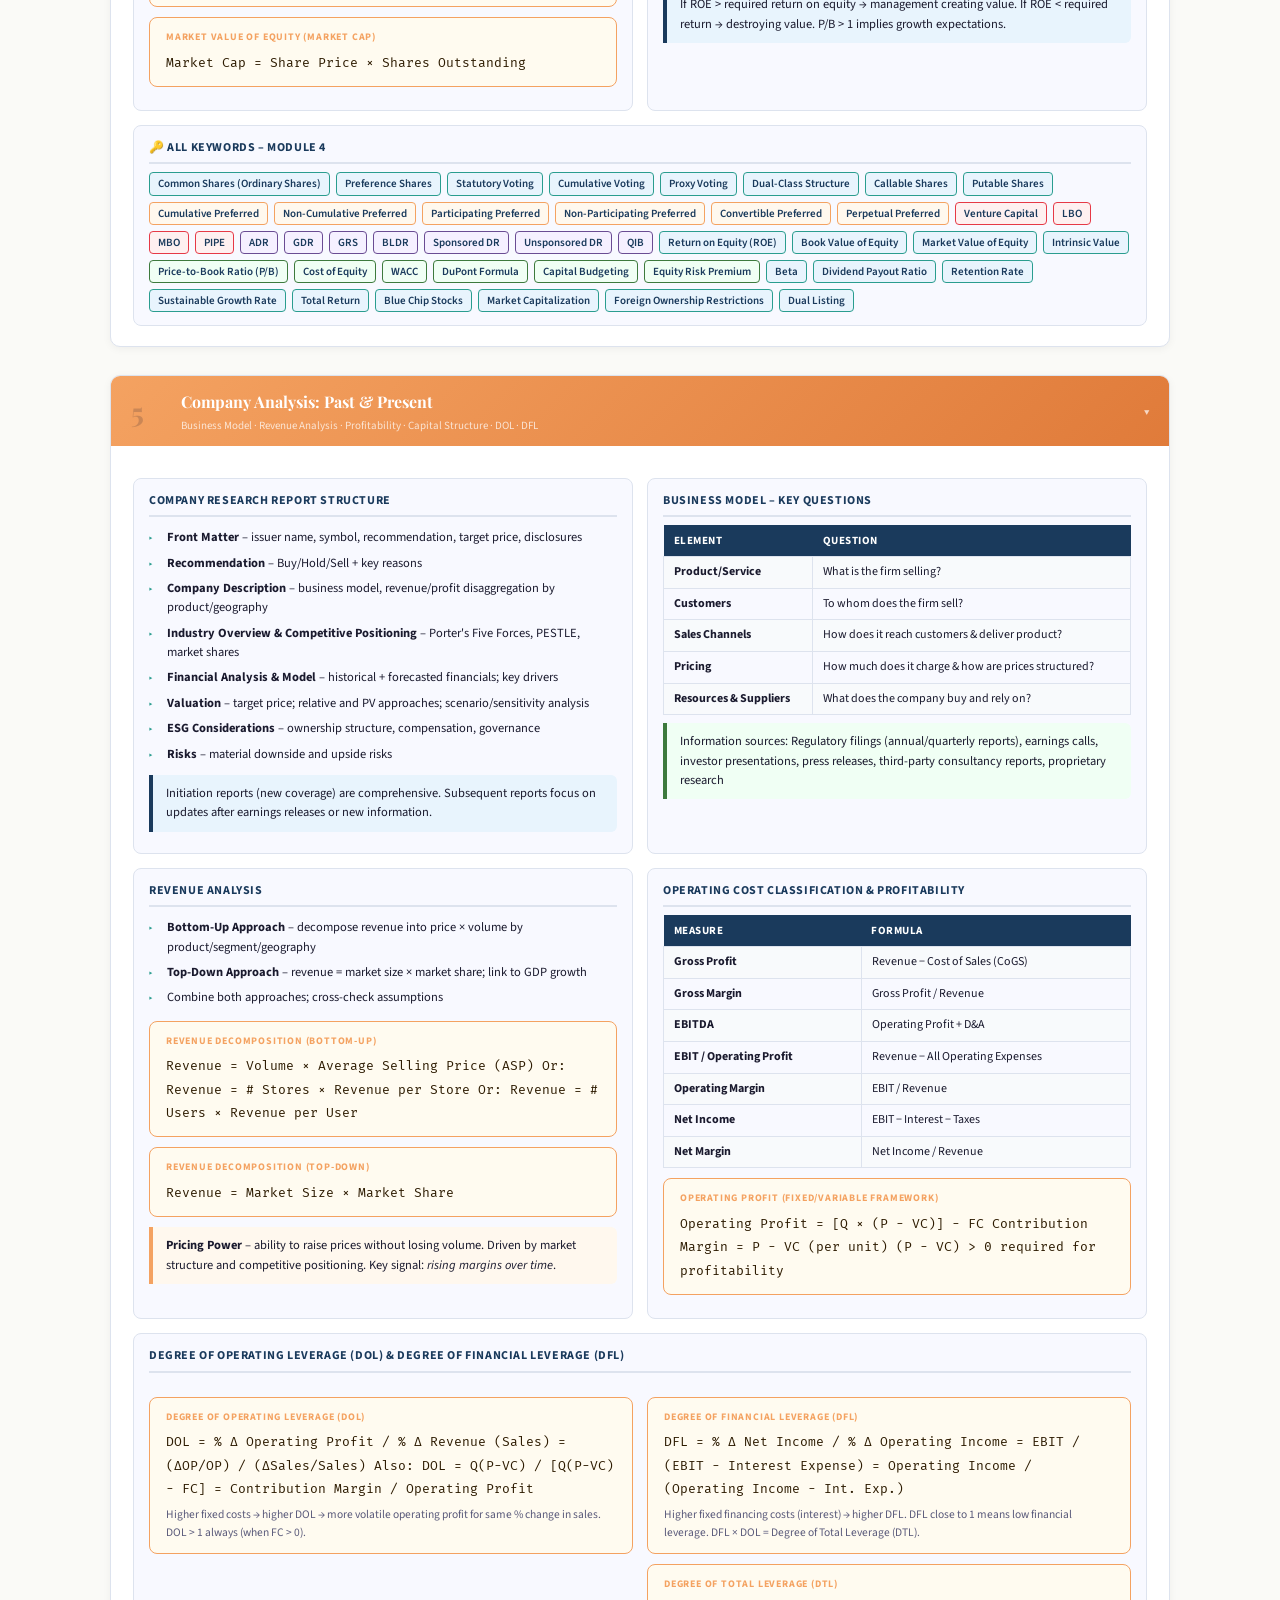
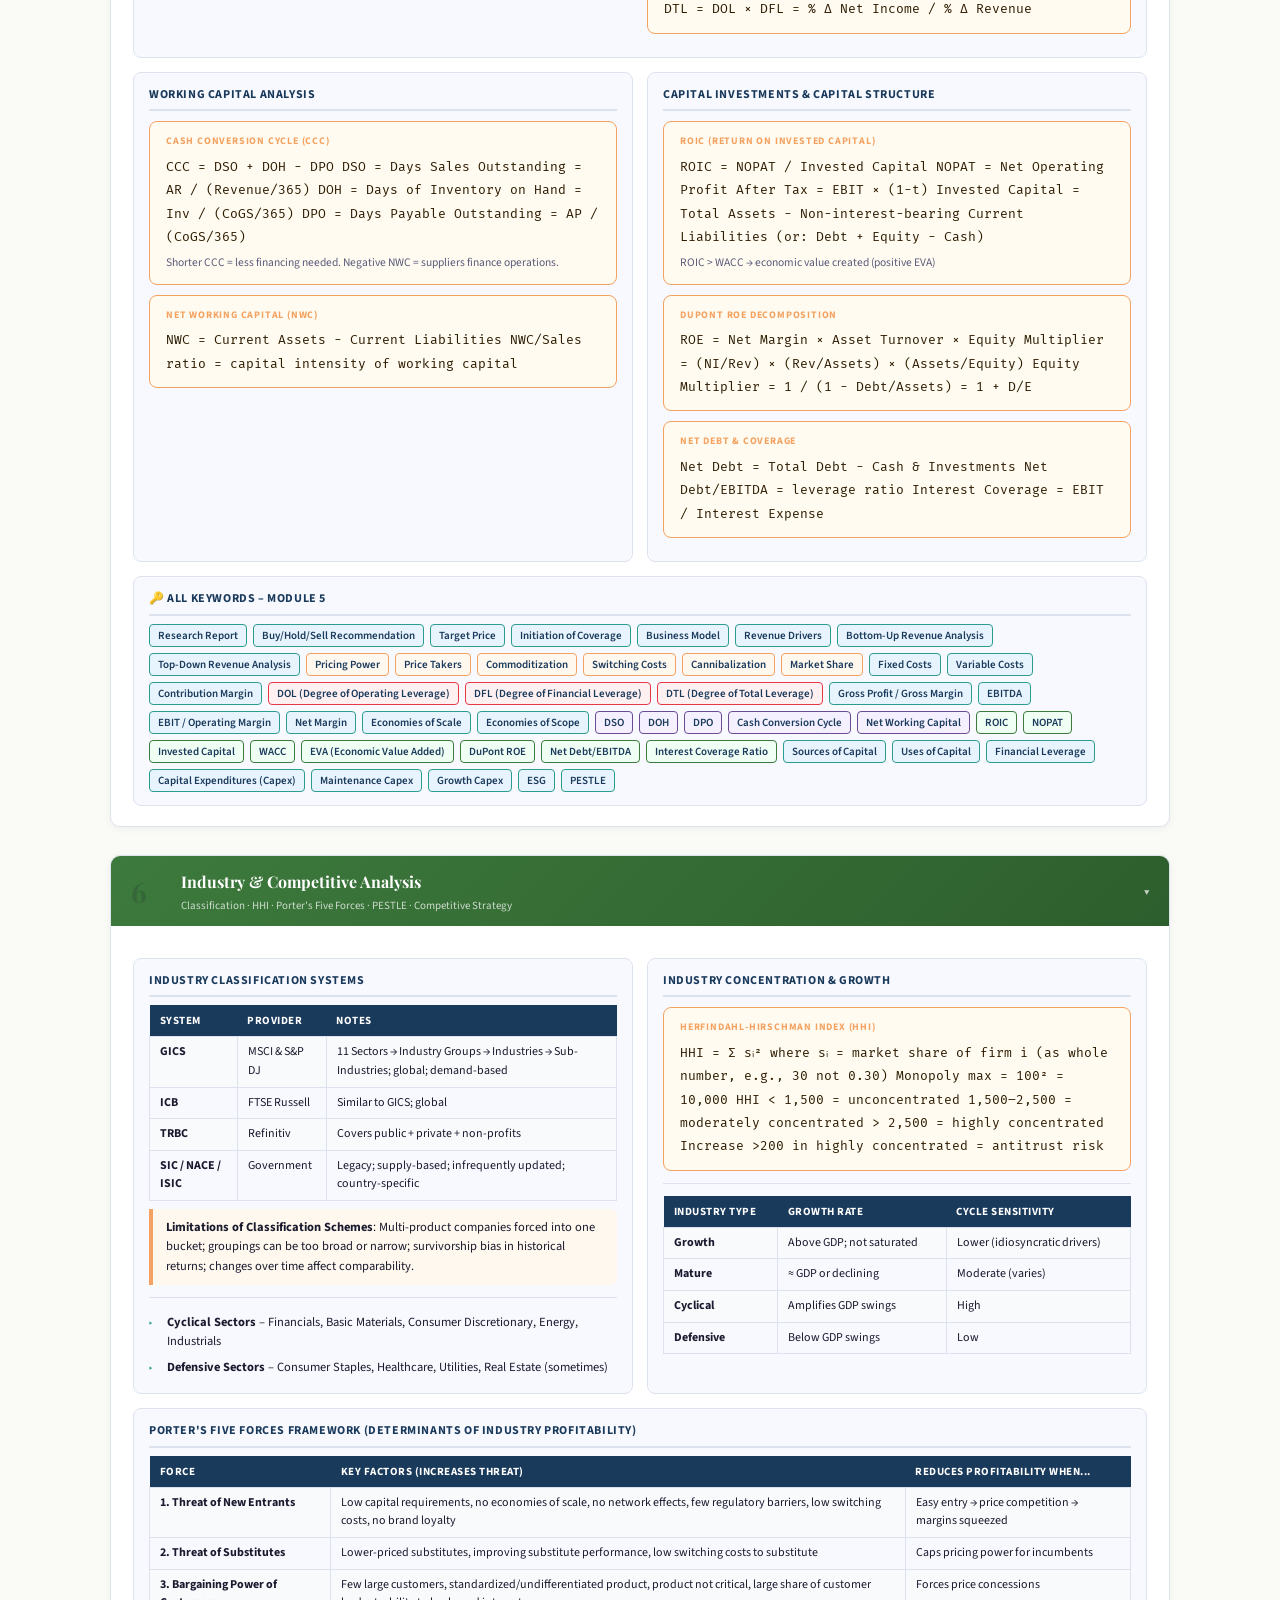
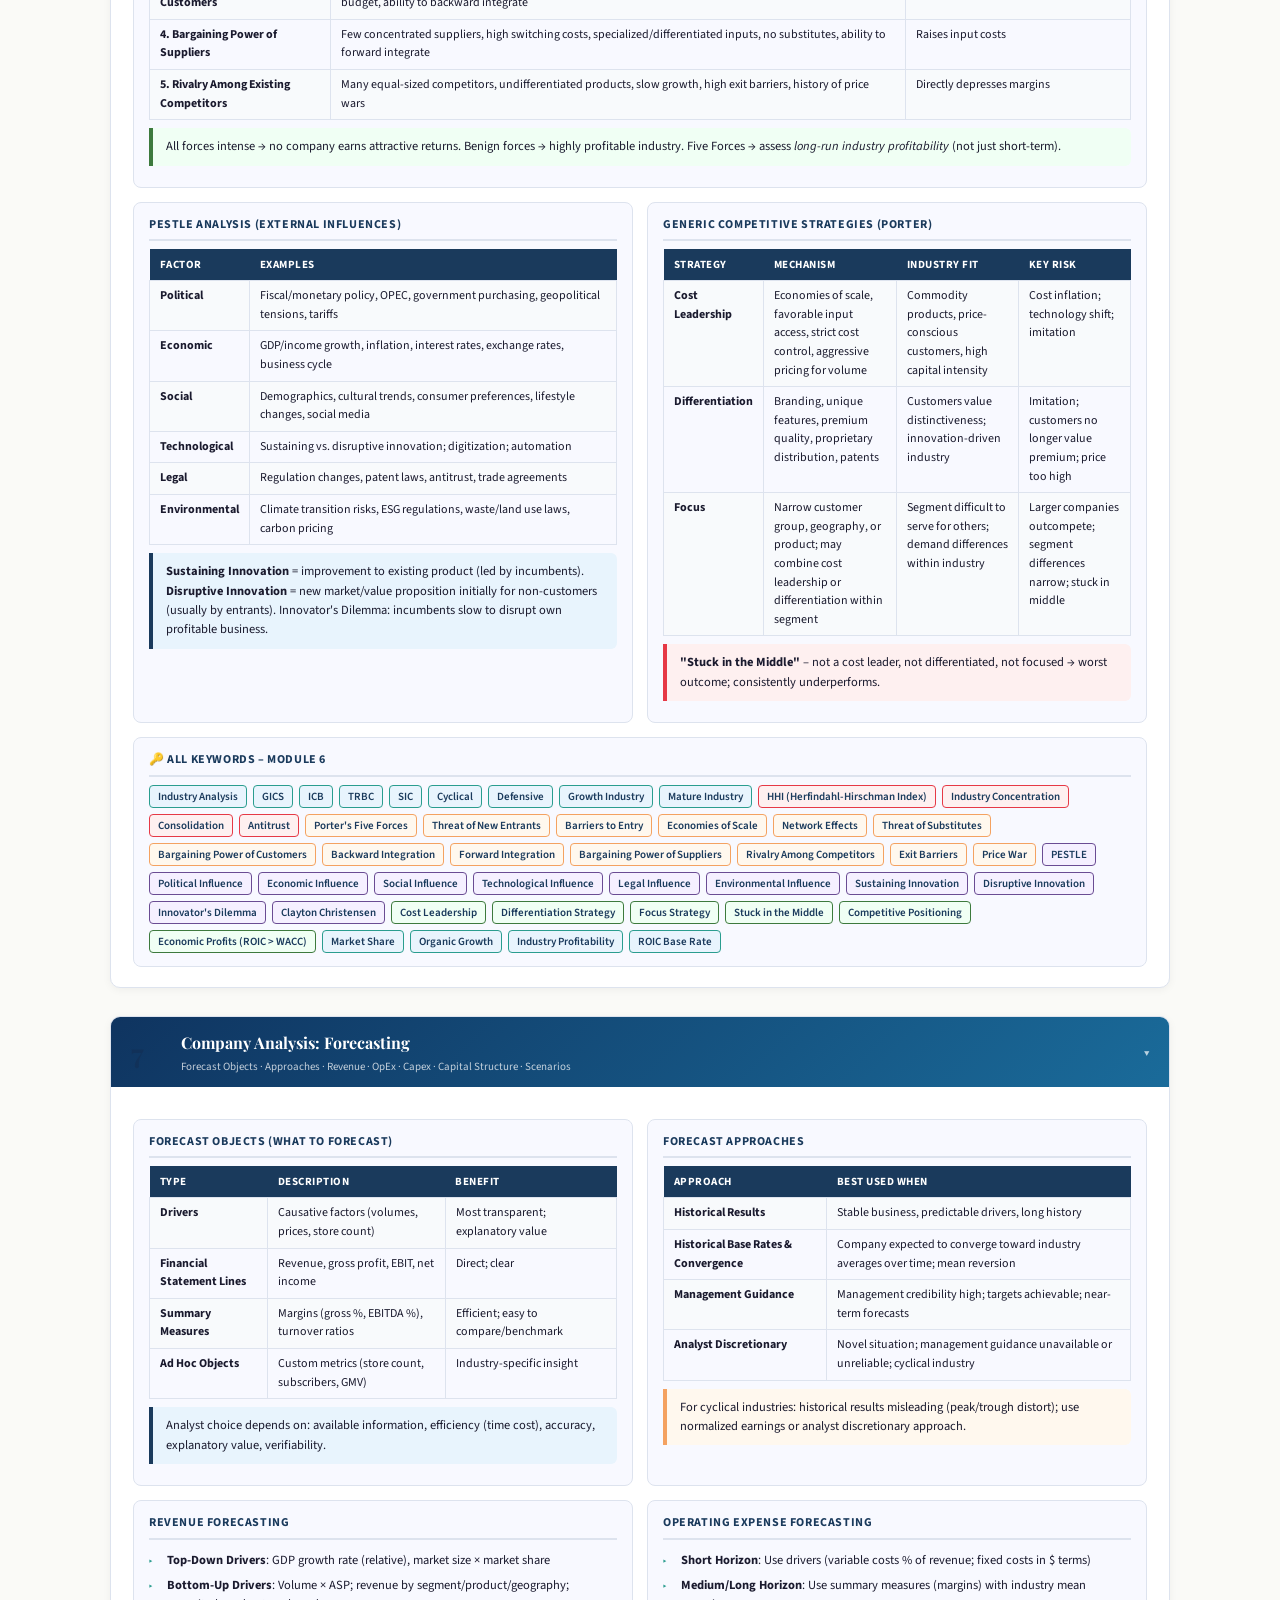
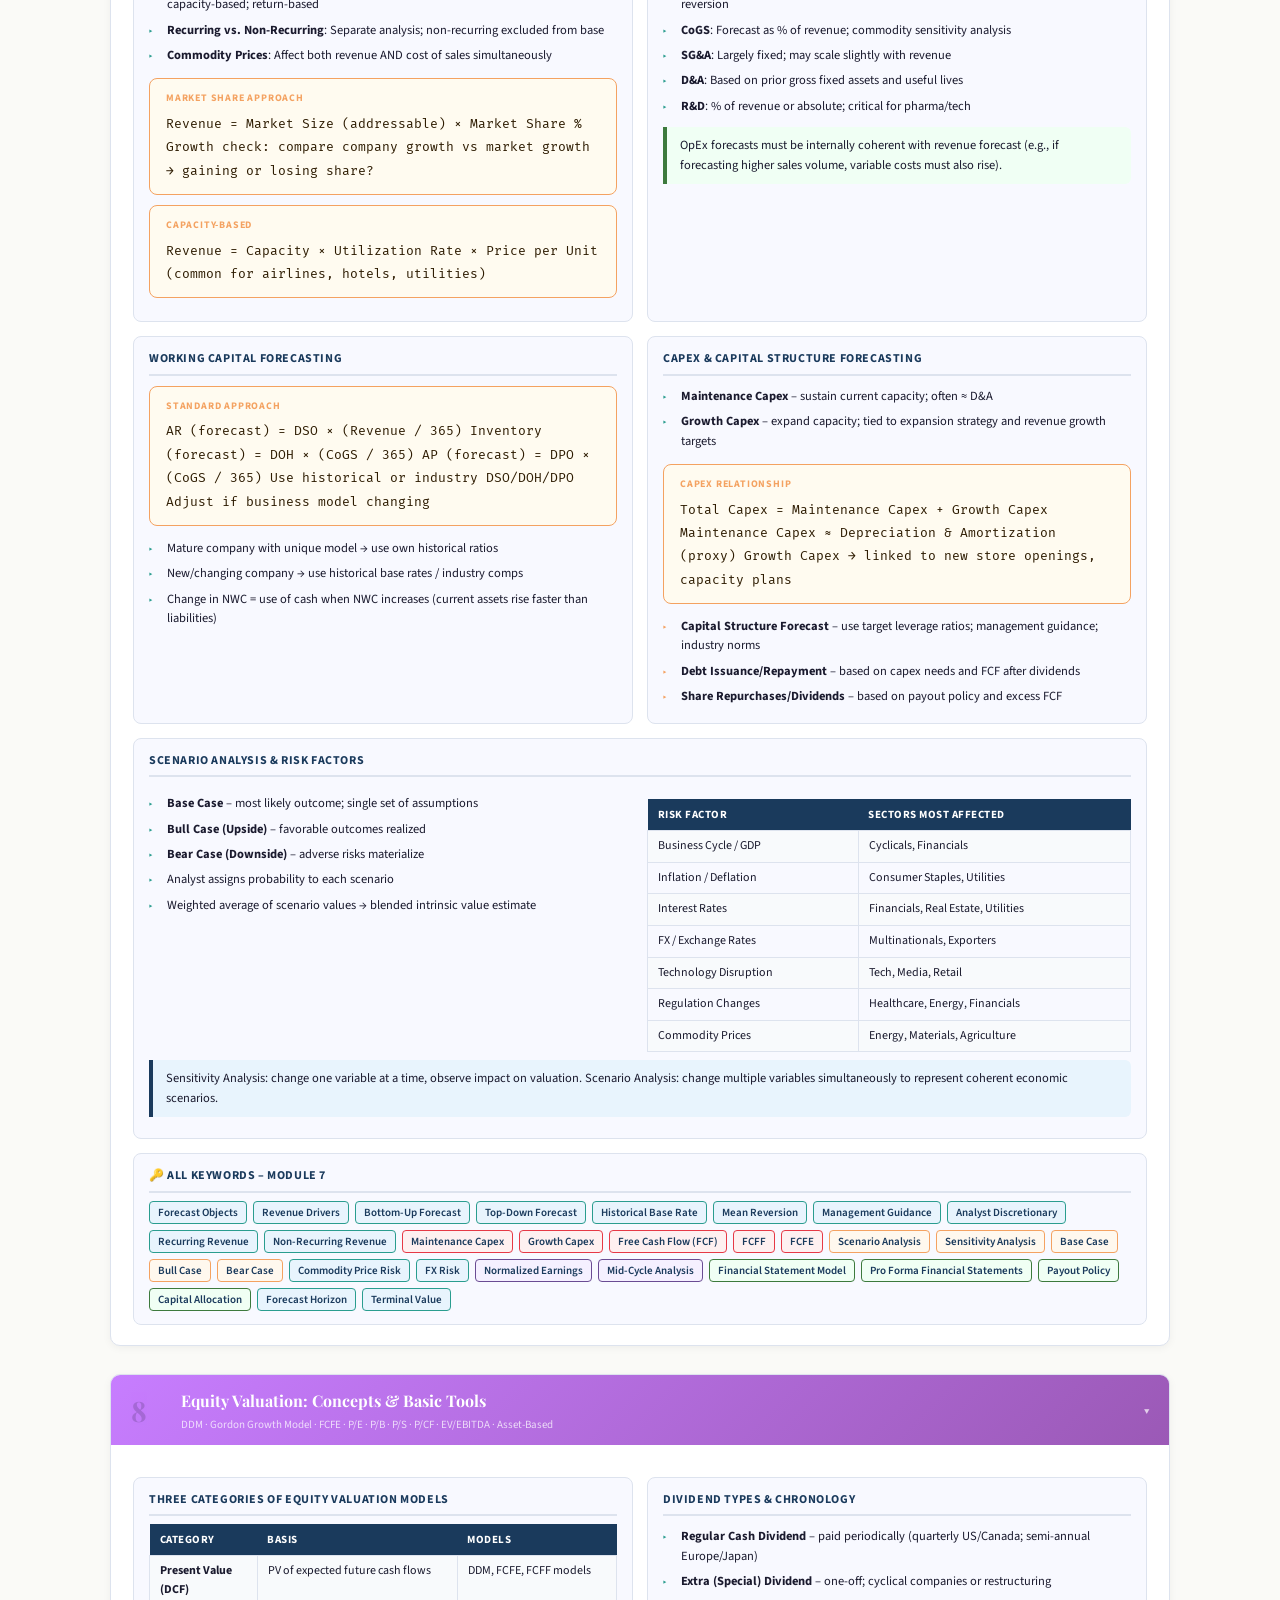
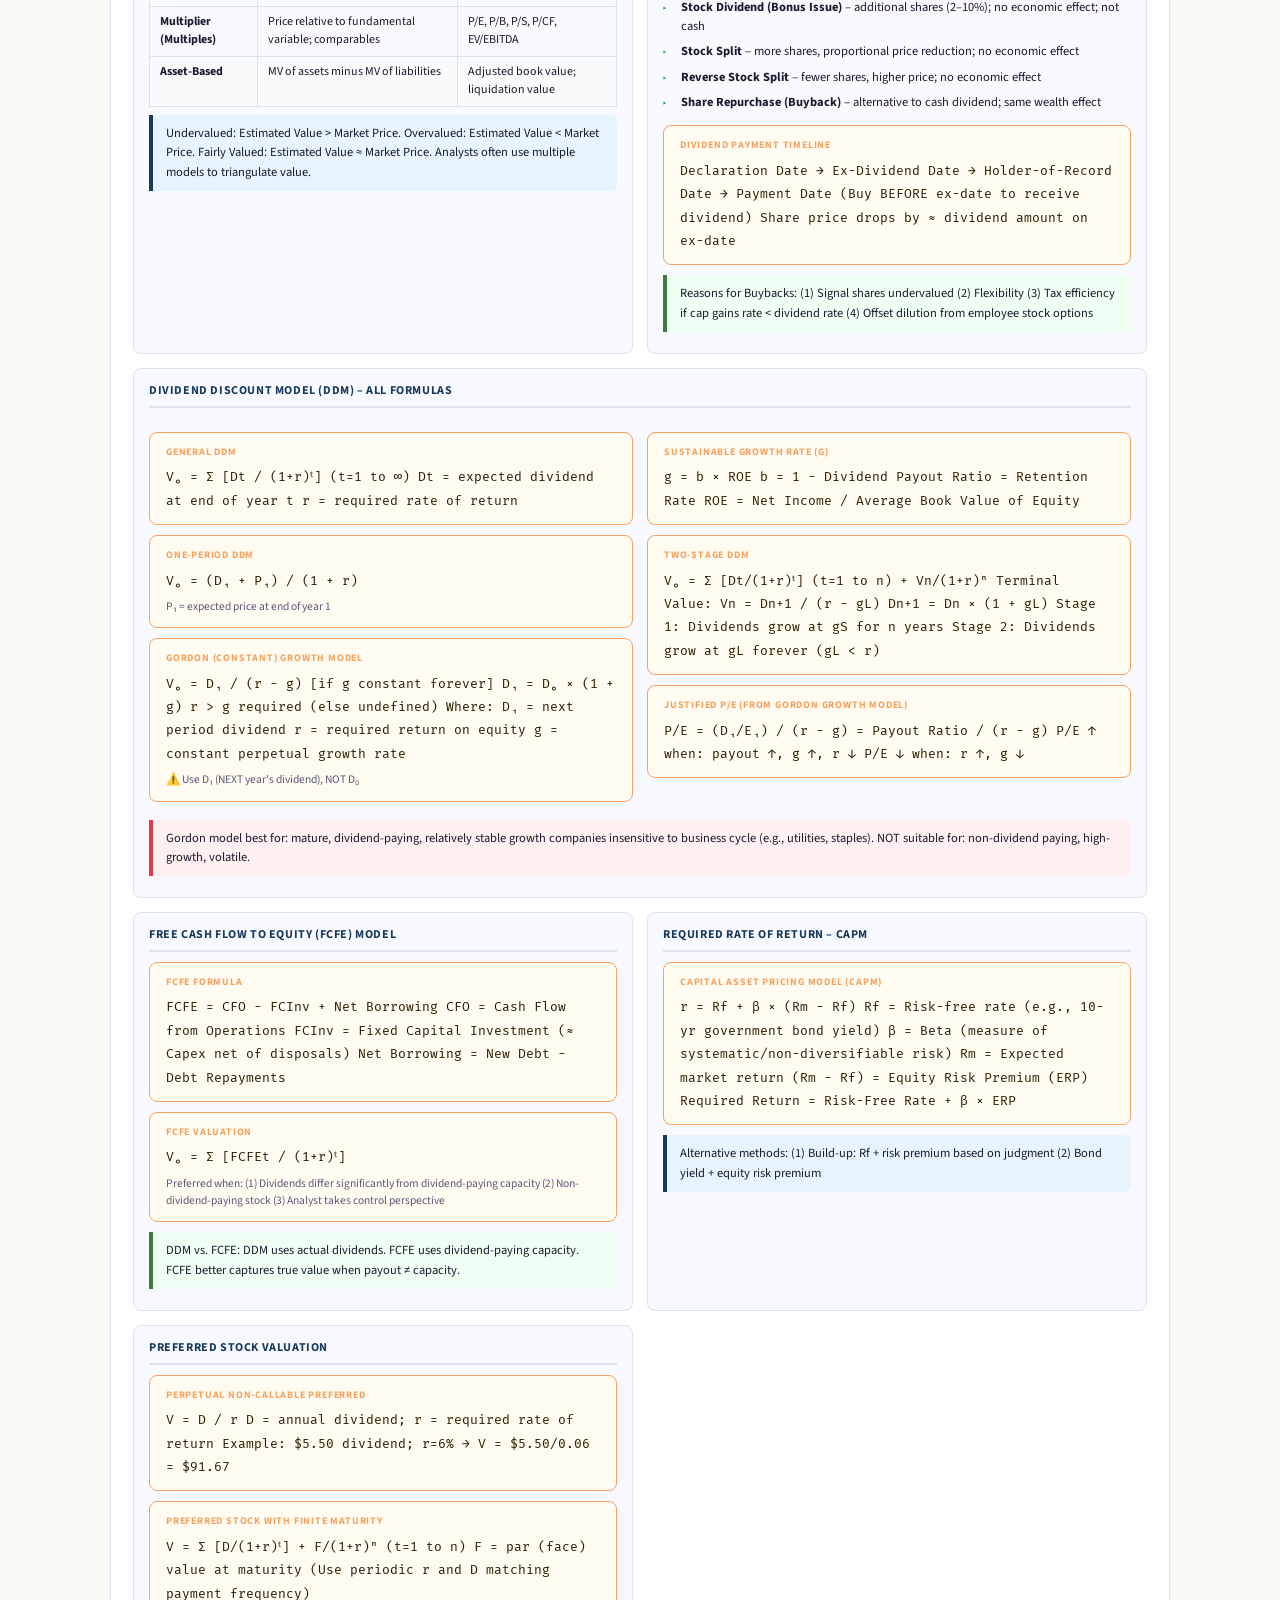
<file: Equity cfa portal.html>
<!DOCTYPE html>
<html lang="en">
<head>
<meta charset="UTF-8">
<meta name="viewport" content="width=device-width, initial-scale=1.0">
<title>CFA Equity – Complete Study Guide</title>
<style>
  @import url('https://fonts.googleapis.com/css2?family=Playfair+Display:wght@700&family=Source+Sans+3:wght@400;600;700&family=Fira+Mono:wght@400;500&display=swap');

  :root {
    --bg: #fafaf7;
    --card: #ffffff;
    --m1: #1a3a5c;   /* dark navy */
    --m2: #e8f4fd;   /* light blue tint */
    --a1: #e63946;   /* red accent */
    --a2: #2a9d8f;   /* teal */
    --a3: #f4a261;   /* amber */
    --a4: #6a4c93;   /* purple */
    --a5: #3d7a3d;   /* green */
    --a6: #c77dff;   /* lavender */
    --text: #1a1a2e;
    --muted: #5a5a7a;
    --border: #dde3ee;
    --formula-bg: #fffbf0;
    --formula-border: #f4a261;
    --kw-bg: #e8f4fd;
    --kw-border: #2a9d8f;
  }

  * { box-sizing: border-box; margin: 0; padding: 0; }

  body {
    font-family: 'Source Sans 3', sans-serif;
    background: var(--bg);
    color: var(--text);
    font-size: 13.5px;
    line-height: 1.55;
  }

  /* ── HEADER ── */
  header {
    background: linear-gradient(135deg, #1a3a5c 0%, #16213e 60%, #0f3460 100%);
    color: #fff;
    padding: 28px 40px 22px;
    position: sticky;
    top: 0;
    z-index: 100;
    display: flex;
    align-items: center;
    gap: 20px;
    box-shadow: 0 2px 12px rgba(0,0,0,0.25);
  }

  header .badge {
    background: var(--a1);
    color: #fff;
    font-weight: 700;
    font-size: 11px;
    padding: 3px 9px;
    border-radius: 20px;
    letter-spacing: 1px;
    text-transform: uppercase;
    flex-shrink: 0;
  }

  header h1 {
    font-family: 'Playfair Display', serif;
    font-size: 22px;
    letter-spacing: 0.3px;
  }

  header p {
    font-size: 12px;
    opacity: 0.7;
    margin-top: 2px;
  }

  /* ── NAV ── */
  nav {
    background: #ffffff;
    border-bottom: 2px solid var(--border);
    display: flex;
    gap: 0;
    overflow-x: auto;
    padding: 0 20px;
    position: sticky;
    top: 76px;
    z-index: 90;
  }

  nav a {
    text-decoration: none;
    color: var(--muted);
    font-size: 12px;
    font-weight: 600;
    padding: 10px 14px;
    white-space: nowrap;
    border-bottom: 3px solid transparent;
    transition: all 0.2s;
  }

  nav a:hover { color: var(--m1); border-bottom-color: var(--a2); }

  /* ── MAIN ── */
  .container { max-width: 1100px; margin: 0 auto; padding: 24px 20px 60px; }

  /* ── MODULE CARD ── */
  .module {
    background: var(--card);
    border-radius: 10px;
    margin-bottom: 28px;
    border: 1px solid var(--border);
    overflow: hidden;
    box-shadow: 0 2px 8px rgba(0,0,0,0.05);
  }

  .module-header {
    padding: 14px 20px 12px;
    display: flex;
    align-items: center;
    gap: 14px;
    cursor: pointer;
    user-select: none;
  }

  .mod-num {
    font-family: 'Playfair Display', serif;
    font-size: 28px;
    font-weight: 700;
    opacity: 0.18;
    line-height: 1;
    flex-shrink: 0;
    min-width: 36px;
  }

  .mod-title {
    font-family: 'Playfair Display', serif;
    font-size: 16px;
    font-weight: 700;
    color: #fff;
  }

  .mod-sub { font-size: 11px; color: rgba(255,255,255,0.75); margin-top: 2px; }

  .toggle-icon {
    margin-left: auto;
    font-size: 18px;
    color: rgba(255,255,255,0.7);
    transition: transform 0.3s;
    flex-shrink: 0;
  }

  .module.collapsed .toggle-icon { transform: rotate(-90deg); }
  .module.collapsed .module-body { display: none; }

  /* Module color headers */
  .m1 .module-header { background: linear-gradient(135deg, #1a3a5c, #2d6a9f); }
  .m2 .module-header { background: linear-gradient(135deg, #2a9d8f, #1a6b63); }
  .m3 .module-header { background: linear-gradient(135deg, #6a4c93, #4a2d7a); }
  .m4 .module-header { background: linear-gradient(135deg, #e63946, #c1121f); }
  .m5 .module-header { background: linear-gradient(135deg, #f4a261, #e07b3a); }
  .m6 .module-header { background: linear-gradient(135deg, #3d7a3d, #2d5e2d); }
  .m7 .module-header { background: linear-gradient(135deg, #0f3460, #1a6b9a); }
  .m8 .module-header { background: linear-gradient(135deg, #c77dff, #9b59b6); }

  .module-body { padding: 18px 22px 20px; }

  /* ── SECTIONS ── */
  .section-grid {
    display: grid;
    grid-template-columns: 1fr 1fr;
    gap: 14px;
    margin-top: 14px;
  }

  @media (max-width: 700px) { .section-grid { grid-template-columns: 1fr; } }

  .section-full { grid-column: 1 / -1; }

  /* ── CARDS ── */
  .card {
    background: #f8f9ff;
    border: 1px solid var(--border);
    border-radius: 8px;
    padding: 13px 15px;
  }

  .card h4 {
    font-size: 12px;
    font-weight: 700;
    text-transform: uppercase;
    letter-spacing: 0.6px;
    color: var(--m1);
    margin-bottom: 8px;
    padding-bottom: 5px;
    border-bottom: 2px solid var(--border);
  }

  /* ── FORMULA BOX ── */
  .formula-box {
    background: var(--formula-bg);
    border: 1.5px solid var(--formula-border);
    border-radius: 8px;
    padding: 12px 16px;
    margin: 10px 0;
  }

  .formula-box .label {
    font-size: 10px;
    font-weight: 700;
    text-transform: uppercase;
    letter-spacing: 0.8px;
    color: var(--formula-border);
    margin-bottom: 5px;
  }

  .formula-box code {
    font-family: 'Fira Mono', monospace;
    font-size: 13px;
    color: #2d1b00;
    display: block;
    line-height: 1.8;
  }

  .formula-box .desc {
    font-size: 11.5px;
    color: var(--muted);
    margin-top: 6px;
    line-height: 1.5;
  }

  /* ── KEYWORD TAGS ── */
  .kw-cloud { display: flex; flex-wrap: wrap; gap: 6px; margin-top: 6px; }

  .kw {
    background: var(--kw-bg);
    border: 1px solid var(--kw-border);
    color: #1a3a5c;
    font-size: 11px;
    font-weight: 600;
    padding: 2px 8px;
    border-radius: 4px;
  }

  .kw.red { background: #fef0f0; border-color: var(--a1); }
  .kw.amber { background: #fff8ee; border-color: var(--a3); }
  .kw.purple { background: #f5f0ff; border-color: var(--a4); }
  .kw.green { background: #f0fff4; border-color: var(--a5); }

  /* ── BULLET LIST ── */
  ul.pts { list-style: none; padding: 0; }
  ul.pts li { padding: 3px 0 3px 18px; position: relative; font-size: 12.5px; }
  ul.pts li::before { content: "▸"; position: absolute; left: 0; color: var(--a2); font-size: 11px; top: 4px; }

  ul.pts.red li::before { color: var(--a1); }
  ul.pts.amber li::before { color: var(--a3); }
  ul.pts.purple li::before { color: var(--a4); }

  /* ── TABLE ── */
  table.cfa {
    width: 100%;
    border-collapse: collapse;
    font-size: 12px;
    margin-top: 8px;
  }

  table.cfa th {
    background: #1a3a5c;
    color: #fff;
    padding: 7px 10px;
    text-align: left;
    font-size: 11px;
    text-transform: uppercase;
    letter-spacing: 0.5px;
  }

  table.cfa td {
    border: 1px solid var(--border);
    padding: 6px 10px;
    vertical-align: top;
  }

  table.cfa tr:nth-child(even) td { background: #f8fafc; }

  /* ── HIGHLIGHT BOX ── */
  .highlight {
    background: #e8f4fd;
    border-left: 4px solid var(--m1);
    padding: 9px 13px;
    border-radius: 0 6px 6px 0;
    font-size: 12.5px;
    margin: 8px 0;
  }

  .highlight.warn {
    background: #fff8ee;
    border-left-color: var(--a3);
  }

  .highlight.caution {
    background: #fef0f0;
    border-left-color: var(--a1);
  }

  .highlight.tip {
    background: #f0fff4;
    border-left-color: var(--a5);
  }

  /* ── DIVIDER ── */
  .divider { height: 1px; background: var(--border); margin: 12px 0; }

  strong.t { color: var(--m1); font-weight: 700; }
  strong.r { color: var(--a1); font-weight: 700; }
  strong.g { color: var(--a5); font-weight: 700; }
  strong.o { color: #e07b3a; font-weight: 700; }
  strong.p { color: var(--a4); font-weight: 700; }

  .two-col { column-count: 2; column-gap: 20px; }
  @media (max-width: 600px) { .two-col { column-count: 1; } }

</style>
</head>
<body>

<header>
  <div>
    <div class="badge">CFA Level I</div>
    <h1>Equity Investments – Complete Study Guide</h1>
    <p>All 8 Modules · Every Keyword · Every Formula · Exam-Ready</p>
  </div>
</header>

<nav>
  <a href="#m1">M1: Market Structure</a>
  <a href="#m2">M2: Indexes</a>
  <a href="#m3">M3: Market Efficiency</a>
  <a href="#m4">M4: Equity Securities</a>
  <a href="#m5">M5: Company Analysis</a>
  <a href="#m6">M6: Industry Analysis</a>
  <a href="#m7">M7: Forecasting</a>
  <a href="#m8">M8: Valuation</a>
</nav>

<div class="container">

<!-- ═══════════════════════════════════════════════════════ MODULE 1 ═══ -->
<div class="module m1" id="m1">
  <div class="module-header" onclick="toggle(this)">
    <div class="mod-num">1</div>
    <div>
      <div class="mod-title">Market Organization and Structure</div>
      <div class="mod-sub">Functions · Assets · Contracts · Positions · Orders · Primary & Secondary Markets</div>
    </div>
    <div class="toggle-icon">▾</div>
  </div>
  <div class="module-body">

    <div class="section-grid">

      <!-- Functions of Financial System -->
      <div class="card">
        <h4>6 Functions of the Financial System</h4>
        <ul class="pts">
          <li><strong>Saving</strong> – vehicles for saving/investing surplus funds</li>
          <li><strong>Borrowing</strong> – access to capital; credit markets</li>
          <li><strong>Raising Equity Capital</strong> – primary market issuance</li>
          <li><strong>Managing Risks</strong> – derivatives, insurance</li>
          <li><strong>Exchanging Assets</strong> – spot market trading</li>
          <li><strong>Information-Motivated Trading</strong> – price discovery</li>
        </ul>
        <div class="divider"></div>
        <ul class="pts">
          <li><strong>Capital Allocation Efficiency</strong> – directing funds to highest-value uses</li>
          <li><strong>Determining Rates of Return</strong> – risk-return equilibration</li>
        </ul>
      </div>

      <!-- Asset Classifications -->
      <div class="card">
        <h4>Asset &amp; Contract Classifications</h4>
        <table class="cfa">
          <tr><th>Category</th><th>Examples</th></tr>
          <tr><td><strong>Securities</strong></td><td>Equity, bonds, notes, ETFs</td></tr>
          <tr><td><strong>Currencies</strong></td><td>Spot FX, crypto</td></tr>
          <tr><td><strong>Commodities</strong></td><td>Gold, oil, wheat</td></tr>
          <tr><td><strong>Real Assets</strong></td><td>Real estate, infrastructure</td></tr>
          <tr><td><strong>Contracts</strong></td><td>Forwards, futures, options, swaps</td></tr>
        </table>
        <div class="divider"></div>
        <div class="kw-cloud">
          <span class="kw">Fixed Income</span><span class="kw">Common Shares</span><span class="kw">Warrants</span>
          <span class="kw">Convertible Bonds</span><span class="kw">Asset-Backed Securities</span>
          <span class="kw">Mutual Funds</span><span class="kw">ETFs</span>
        </div>
      </div>

      <!-- Positions -->
      <div class="card">
        <h4>Positions</h4>
        <ul class="pts">
          <li><strong>Long Position</strong> – benefits from price increases; direct investment</li>
          <li><strong>Short Position</strong> – benefits from price declines; borrows asset, sells, repurchases later</li>
        </ul>
        <div class="highlight caution">Short selling risk: theoretically unlimited losses (price can rise indefinitely)</div>
        <div class="formula-box">
          <div class="label">Profit from Short Sale</div>
          <code>Profit = Short sale price − Purchase price − Carrying costs</code>
        </div>
      </div>

      <!-- Leveraged Positions -->
      <div class="card">
        <h4>Leveraged Positions</h4>
        <div class="formula-box">
          <div class="label">Leverage Ratio</div>
          <code>Leverage Ratio = Value of Asset / Equity
= 1 / Margin %</code>
        </div>
        <div class="formula-box">
          <div class="label">Return on Levered Position</div>
          <code>Return on Equity = (Return on Asset × LR) − (Interest Rate × (LR − 1))</code>
        </div>
        <div class="formula-box">
          <div class="label">Margin Call Price</div>
          <code>P* = P₀ × (1 − Initial Margin%) / (1 − Maintenance Margin%)</code>
        </div>
        <div class="kw-cloud">
          <span class="kw red">Initial Margin</span><span class="kw red">Maintenance Margin</span>
          <span class="kw red">Margin Call</span><span class="kw">Buying on Margin</span>
        </div>
      </div>

      <!-- Orders -->
      <div class="card">
        <h4>Order Types</h4>
        <table class="cfa">
          <tr><th>Type</th><th>Description</th></tr>
          <tr><td><strong>Market Order</strong></td><td>Execute immediately at best available price</td></tr>
          <tr><td><strong>Limit Order</strong></td><td>Execute only at limit price or better</td></tr>
          <tr><td><strong>Stop Order</strong></td><td>Becomes market order when stop price reached</td></tr>
          <tr><td><strong>Stop-Limit Order</strong></td><td>Becomes limit order when stop price reached</td></tr>
          <tr><td><strong>Marketable Limit</strong></td><td>Limit set at/beyond current market price</td></tr>
          <tr><td><strong>Making Market</strong></td><td>Bid/ask quotes provided; earns spread</td></tr>
          <tr><td><strong>Day Order</strong></td><td>Expires end of trading day</td></tr>
          <tr><td><strong>GTC Order</strong></td><td>Good Till Cancelled</td></tr>
          <tr><td><strong>FOK</strong></td><td>Fill or Kill – all or nothing immediately</td></tr>
          <tr><td><strong>AON</strong></td><td>All or None</td></tr>
        </table>
      </div>

      <!-- Execution Mechanisms -->
      <div class="card">
        <h4>Execution Mechanisms &amp; Market Structures</h4>
        <table class="cfa">
          <tr><th>Mechanism</th><th>Feature</th></tr>
          <tr><td><strong>Quote-Driven (Dealer)</strong></td><td>Dealers provide bid/ask; earn spread</td></tr>
          <tr><td><strong>Order-Driven</strong></td><td>Orders matched by rules (price priority, time priority)</td></tr>
          <tr><td><strong>Brokered Market</strong></td><td>Broker searches for counterparty (unique assets)</td></tr>
          <tr><td><strong>Hybrid Market</strong></td><td>Mix of dealer and order-driven</td></tr>
        </table>
        <div class="divider"></div>
        <ul class="pts">
          <li><strong>Call Market</strong> – orders accumulated, executed at single price periodically</li>
          <li><strong>Continuous Market</strong> – orders executed as they arrive</li>
          <li><strong>Electronic Limit Order Book (LOB)</strong> – automated matching</li>
        </ul>
      </div>

      <!-- Financial Intermediaries -->
      <div class="card section-full">
        <h4>Financial Intermediaries</h4>
        <table class="cfa">
          <tr><th>Intermediary</th><th>Role</th></tr>
          <tr><td><strong>Brokers / Dealers</strong></td><td>Execute orders; dealers trade own account, earn bid-ask spread</td></tr>
          <tr><td><strong>Investment Banks</strong></td><td>Underwrite securities; advise on M&amp;A; IPO management</td></tr>
          <tr><td><strong>Securitizers</strong></td><td>Pool assets (mortgages, loans), issue ABS/MBS</td></tr>
          <tr><td><strong>Depository Institutions</strong></td><td>Banks, credit unions – accept deposits, make loans</td></tr>
          <tr><td><strong>Insurance Companies</strong></td><td>Risk pooling; invest premiums</td></tr>
          <tr><td><strong>Mutual Funds / ETFs</strong></td><td>Pooled investment vehicles</td></tr>
          <tr><td><strong>Custodians</strong></td><td>Safeguard assets; settlement services</td></tr>
          <tr><td><strong>Clearing Houses</strong></td><td>Central counterparty (CCP); reduce counterparty risk</td></tr>
          <tr><td><strong>Arbitrageurs</strong></td><td>Exploit price discrepancies; enhance market efficiency</td></tr>
        </table>
      </div>

      <!-- Primary Markets -->
      <div class="card">
        <h4>Primary Markets</h4>
        <ul class="pts">
          <li><strong>IPO</strong> – Initial Public Offering; first sale to public</li>
          <li><strong>Seasoned Offering / SEO</strong> – additional shares by existing public company</li>
          <li><strong>Private Placement</strong> – sold directly to qualified investors</li>
          <li><strong>Rights Offering</strong> – existing shareholders offered new shares pro-rata</li>
          <li><strong>Shelf Registration</strong> – pre-registered securities sold over time</li>
          <li><strong>Underwritten Offering</strong> – investment bank guarantees proceeds</li>
          <li><strong>Best-Effort</strong> – underwriter sells what it can, no guarantee</li>
          <li><strong>Dutch Auction</strong> – bidders submit quantity/price; clearing price set</li>
        </ul>
      </div>

      <!-- Secondary Markets -->
      <div class="card">
        <h4>Secondary Markets &amp; Market Quality</h4>
        <ul class="pts">
          <li><strong>Liquidity</strong> – ease of buying/selling without significant price impact</li>
          <li><strong>Transparency</strong> – pre-trade and post-trade information availability</li>
          <li><strong>Assurity of Completion</strong> – certainty of settlement</li>
        </ul>
        <div class="divider"></div>
        <div class="kw-cloud">
          <span class="kw">Price Priority</span><span class="kw">Time Priority</span>
          <span class="kw">Bid-Ask Spread</span><span class="kw">Depth</span>
          <span class="kw">Breadth</span><span class="kw">Resiliency</span>
        </div>
        <div class="highlight tip">Well-functioning markets: operationally efficient + informationally efficient + allocatively efficient</div>
      </div>

      <!-- Market Regulation -->
      <div class="card">
        <h4>Market Regulation Objectives</h4>
        <ul class="pts">
          <li>Protect investors from fraud and manipulation</li>
          <li>Ensure equal access to information (Regulation FD – USA)</li>
          <li>Prohibit illegal insider trading (material, non-public info)</li>
          <li>Ensure financial stability of markets</li>
          <li>Prevent financial crime (AML, KYC rules)</li>
        </ul>
        <div class="kw-cloud">
          <span class="kw red">Insider Trading</span><span class="kw red">Manipulation</span>
          <span class="kw">Regulation FD</span><span class="kw">SEC</span><span class="kw">ESMA</span>
        </div>
      </div>

    </div><!-- /section-grid -->

    <!-- Key Keywords Module 1 -->
    <div class="card" style="margin-top:14px">
      <h4>🔑 All Keywords – Module 1</h4>
      <div class="kw-cloud">
        <span class="kw">Financial System</span><span class="kw">Spot Market</span><span class="kw">Forward Market</span>
        <span class="kw">Money Market</span><span class="kw">Capital Market</span><span class="kw">Derivative Market</span>
        <span class="kw">Information-Motivated Trading</span><span class="kw">Informed Traders</span>
        <span class="kw">Uninformed Traders (Noise Traders)</span><span class="kw">Value-Motivated Traders</span>
        <span class="kw">Liquidity Suppliers</span><span class="kw">Blended Market</span>
        <span class="kw amber">Securitization</span><span class="kw amber">ABS</span><span class="kw amber">MBS</span>
        <span class="kw">Long Position</span><span class="kw red">Short Position</span>
        <span class="kw red">Short Squeeze</span><span class="kw">Rehypothecation</span>
        <span class="kw">Equity Call Option</span><span class="kw">Put Option</span>
        <span class="kw">Futures</span><span class="kw">Forward</span><span class="kw">Swap</span>
        <span class="kw">CDS (Credit Default Swap)</span><span class="kw">Market Maker</span>
        <span class="kw">Price Discovery</span><span class="kw">Ex-Dividend Date</span>
        <span class="kw purple">Multilateral Trading Facility (MTF)</span>
        <span class="kw purple">Dark Pools</span><span class="kw purple">ATS (Alt Trading Systems)</span>
        <span class="kw">T+2 Settlement</span><span class="kw">DvP (Delivery vs Payment)</span>
        <span class="kw">Custodian</span><span class="kw">Central Counterparty (CCP)</span>
        <span class="kw green">Capital Allocation Efficiency</span><span class="kw green">Operational Efficiency</span>
        <span class="kw green">Informational Efficiency</span>
      </div>
    </div>

  </div>
</div>

<!-- ═══════════════════════════════════════════════════════ MODULE 2 ═══ -->
<div class="module m2" id="m2">
  <div class="module-header" onclick="toggle(this)">
    <div class="mod-num">2</div>
    <div>
      <div class="mod-title">Security Market Indexes</div>
      <div class="mod-sub">Index Math · Weighting · Construction · Types · Uses</div>
    </div>
    <div class="toggle-icon">▾</div>
  </div>
  <div class="module-body">

    <div class="section-grid">

      <!-- Index Formulas -->
      <div class="card section-full">
        <h4>Core Index Formulas</h4>
        <div class="section-grid">
          <div>
            <div class="formula-box">
              <div class="label">Price Return Index Value</div>
              <code>V_PRI = (Σ nᵢ × Pᵢ) / Divisor</code>
              <div class="desc">nᵢ = units held; Pᵢ = price; Divisor adjusted for splits, composition changes</div>
            </div>
            <div class="formula-box">
              <div class="label">Price Return (Single Period)</div>
              <code>PR_I = (V_PRI₁ − V_PRI₀) / V_PRI₀
     = Σ wᵢ × PR_i</code>
              <div class="desc">wᵢ = weight of security i; PR_i = (P₁ᵢ − P₀ᵢ)/P₀ᵢ</div>
            </div>
          </div>
          <div>
            <div class="formula-box">
              <div class="label">Total Return (Single Period)</div>
              <code>TR_I = (V_PRI₁ − V_PRI₀ + Inc_I) / V_PRI₀
     = Σ wᵢ × TR_i</code>
              <div class="desc">Inc_I = total dividends/income from all constituents; TR includes reinvestment of all income</div>
            </div>
            <div class="formula-box">
              <div class="label">Multi-Period Index Return</div>
              <code>TR (n periods) = [(1+TR₁)×(1+TR₂)×...×(1+TRn)] − 1</code>
            </div>
          </div>
        </div>
        <div class="highlight">Total Return Index ≥ Price Return Index always (due to reinvested income). They start equal at inception.</div>
      </div>

      <!-- Weighting Methods -->
      <div class="card">
        <h4>Index Weighting Methods</h4>
        <table class="cfa">
          <tr><th>Method</th><th>Formula / Basis</th><th>Example</th></tr>
          <tr><td><strong>Price-Weighted</strong></td><td>wᵢ = Pᵢ / ΣP; higher-priced stocks dominate</td><td>DJIA, Nikkei 225</td></tr>
          <tr><td><strong>Market-Cap Weighted</strong></td><td>wᵢ = Mᵢ / ΣM; float-adjusted version common</td><td>S&amp;P 500, MSCI</td></tr>
          <tr><td><strong>Float-Adjusted Mkt-Cap</strong></td><td>Excludes non-trading shares (govt, insider)</td><td>Most modern indexes</td></tr>
          <tr><td><strong>Equal-Weighted</strong></td><td>wᵢ = 1/N; requires frequent rebalancing</td><td>Value Line</td></tr>
          <tr><td><strong>Fundamental-Weighted</strong></td><td>wᵢ based on earnings, dividends, sales, BV</td><td>RAFI indexes</td></tr>
        </table>
        <div class="highlight warn">Price-weighted: stock splits distort weights (require divisor adjustment). Market-cap: momentum bias (overweight overvalued, underweight undervalued).</div>
      </div>

      <!-- Index Construction -->
      <div class="card">
        <h4>Index Construction Issues</h4>
        <ul class="pts">
          <li><strong>Target Market</strong> – geographic, asset class, sector, strategy</li>
          <li><strong>Security Selection</strong> – objective or subjective criteria</li>
          <li><strong>Weighting</strong> – method chosen (above)</li>
          <li><strong>Rebalancing</strong> – restoring target weights; equal-weight needs frequent rebalancing; mkt-cap minimal</li>
          <li><strong>Reconstitution</strong> – adding/removing securities</li>
        </ul>
        <div class="divider"></div>
        <div class="highlight tip">Reconstitution causes: <strong>reconstitution effect</strong> – prices of added securities rise, removed fall, just before change date.</div>
      </div>

      <!-- Uses of Indexes -->
      <div class="card">
        <h4>Uses of Security Market Indexes</h4>
        <ul class="pts">
          <li>Gauge market sentiment and performance</li>
          <li>Benchmark for active portfolio managers</li>
          <li>Proxy for systematic risk (market portfolio in CAPM)</li>
          <li>Basis for index funds and ETFs (passive management)</li>
          <li>Measure of market return for asset allocation</li>
          <li>Basis for derivative instruments (index futures, options)</li>
        </ul>
      </div>

      <!-- Equity Indexes -->
      <div class="card">
        <h4>Types of Equity Indexes</h4>
        <table class="cfa">
          <tr><th>Type</th><th>Description</th></tr>
          <tr><td><strong>Broad Market</strong></td><td>All or most tradable equities in a market</td></tr>
          <tr><td><strong>Multi-market</strong></td><td>Cross-country; often float-adjusted mkt-cap</td></tr>
          <tr><td><strong>Sector</strong></td><td>Specific industry (e.g., tech, energy)</td></tr>
          <tr><td><strong>Style</strong></td><td>Value vs growth; large/mid/small cap</td></tr>
          <tr><td><strong>Factor/Smart Beta</strong></td><td>Momentum, quality, low-vol, dividend</td></tr>
        </table>
      </div>

      <!-- Alt Indexes -->
      <div class="card">
        <h4>Fixed-Income &amp; Alternative Indexes</h4>
        <ul class="pts red">
          <li><strong>Fixed-Income Challenges</strong>: thousands of issues; bonds mature; infrequent pricing; dealers make market</li>
          <li><strong>Bloomberg Barclays Indexes</strong> – most widely followed bond indexes</li>
          <li><strong>Commodity Indexes</strong> – track futures contracts; different weighting</li>
          <li><strong>Real Estate Indexes</strong>: NCREIF (appraisal-based), NAREIT (public REIT prices)</li>
          <li><strong>Hedge Fund Indexes</strong>: survivorship bias; backfill bias; voluntary reporting</li>
        </ul>
        <div class="highlight caution">Hedge fund indexes suffer <strong>survivorship bias</strong> (failed funds removed) and <strong>backfill bias</strong> (historical performance added when fund starts reporting) → overstate returns</div>
      </div>

    </div>

    <div class="card" style="margin-top:14px">
      <h4>🔑 All Keywords – Module 2</h4>
      <div class="kw-cloud">
        <span class="kw">Constituent Securities</span><span class="kw">Divisor</span>
        <span class="kw">Price Return Index</span><span class="kw">Total Return Index</span>
        <span class="kw amber">Price-Weighted Index</span><span class="kw amber">Market-Cap Weighted</span>
        <span class="kw amber">Float-Adjusted</span><span class="kw amber">Equal-Weighted</span>
        <span class="kw amber">Fundamental-Weighted</span>
        <span class="kw">Rebalancing</span><span class="kw">Reconstitution</span><span class="kw">Reconstitution Effect</span>
        <span class="kw red">Survivorship Bias</span><span class="kw red">Backfill Bias</span>
        <span class="kw">Benchmark</span><span class="kw">Tracking Error</span>
        <span class="kw green">Value Stocks</span><span class="kw green">Growth Stocks</span>
        <span class="kw green">Style Index</span><span class="kw green">Factor Index</span><span class="kw green">Smart Beta</span>
        <span class="kw purple">NCREIF</span><span class="kw purple">NAREIT</span>
        <span class="kw">Commodity Index</span><span class="kw">Hedge Fund Index</span>
        <span class="kw">Net Asset Value (NAV)</span>
      </div>
    </div>

  </div>
</div>

<!-- ═══════════════════════════════════════════════════════ MODULE 3 ═══ -->
<div class="module m3" id="m3">
  <div class="module-header" onclick="toggle(this)">
    <div class="mod-num">3</div>
    <div>
      <div class="mod-title">Market Efficiency</div>
      <div class="mod-sub">EMH · Three Forms · Anomalies · Behavioral Finance</div>
    </div>
    <div class="toggle-icon">▾</div>
  </div>
  <div class="module-body">

    <div class="section-grid">

      <!-- EMH Core Concepts -->
      <div class="card">
        <h4>Efficient Market Hypothesis (EMH) – Core</h4>
        <ul class="pts">
          <li><strong>Market Value</strong> – current trading price</li>
          <li><strong>Intrinsic Value (Fundamental Value)</strong> – true value based on all investment characteristics; discrepancy between market and intrinsic = profit opportunity</li>
          <li><strong>Informationally Efficient Market</strong> – prices reflect all available information quickly and rationally</li>
          <li>Prices react only to <strong>unexpected/surprise</strong> information (not anticipated)</li>
          <li><strong>Consistent superior risk-adjusted returns</strong> impossible in efficient market</li>
        </ul>
        <div class="formula-box">
          <div class="label">Abnormal Return</div>
          <code>Abnormal Return = Actual Return − Expected Return</code>
          <div class="desc">Expected return from CAPM or market model. Consistent abnormal returns = evidence against efficiency.</div>
        </div>
      </div>

      <!-- Three Forms -->
      <div class="card">
        <h4>Three Forms of Market Efficiency (Fama)</h4>
        <table class="cfa">
          <tr><th>Form</th><th>Reflects</th><th>Implication</th></tr>
          <tr><td><strong>Weak Form</strong></td><td>All past market data (prices &amp; volume)</td><td>Technical analysis cannot earn abnormal returns</td></tr>
          <tr><td><strong>Semi-Strong Form</strong></td><td>All public information</td><td>Fundamental analysis cannot earn abnormal returns (net of costs)</td></tr>
          <tr><td><strong>Strong Form</strong></td><td>All public AND private information</td><td>Even insiders cannot earn abnormal returns; NOT supported empirically</td></tr>
        </table>
        <div class="highlight tip">Semi-Strong ⊃ Weak form. Strong form ⊃ Semi-Strong ⊃ Weak form. Each form implies all weaker forms also hold.</div>
        <div class="highlight caution">Evidence: Developed markets ≈ Semi-strong efficient. Markets NOT strong-form efficient (insider trading laws exist because abnormal profits possible with private info).</div>
      </div>

      <!-- Factors Affecting Efficiency -->
      <div class="card">
        <h4>Factors Affecting Market Efficiency</h4>
        <ul class="pts">
          <li><strong>Number of Market Participants</strong> – more = more efficient</li>
          <li><strong>Information Availability &amp; Disclosure</strong> – better info = more efficient</li>
          <li><strong>Limits to Arbitrage</strong> – trading costs, short-selling restrictions reduce efficiency</li>
          <li><strong>Transaction Costs</strong> – market efficient "within bounds of arbitrage"</li>
          <li><strong>Information-Acquisition Costs</strong> – Grossman-Stiglitz: return must cover research costs</li>
          <li><strong>Regulation FD (USA)</strong> – requires public disclosure of material non-public info given to professionals</li>
        </ul>
        <div class="highlight">Arbitrage: simultaneous buy/sell of identical assets in different markets at different prices → risk-free profit → drives prices together → enhances efficiency</div>
      </div>

      <!-- Market Anomalies -->
      <div class="card">
        <h4>Market Pricing Anomalies</h4>
        <table class="cfa">
          <tr><th>Category</th><th>Anomaly</th><th>Description</th></tr>
          <tr><td rowspan="6"><strong>Time-Series</strong></td><td>January Effect / Turn-of-Year</td><td>Higher returns in January (esp. small caps); tax-loss selling explanation</td></tr>
          <tr><td>Day-of-Week Effect</td><td>Monday returns negative on average</td></tr>
          <tr><td>Weekend Effect</td><td>Lower returns on weekends</td></tr>
          <tr><td>Turn-of-Month Effect</td><td>Higher returns last day + first 3 days of month</td></tr>
          <tr><td>Momentum</td><td>Short-term winners continue to win</td></tr>
          <tr><td>Overreaction</td><td>Long-term losers outperform; DeBondt &amp; Thaler</td></tr>
          <tr><td rowspan="4"><strong>Cross-Sectional</strong></td><td>Size Effect</td><td>Small-cap outperforms large-cap risk-adjusted; disappeared in later studies</td></tr>
          <tr><td>Value Effect</td><td>Low P/E, low M/B outperform; Fama-French 3-factor explains much</td></tr>
          <tr><td>P/E Effect</td><td>Low P/E stocks outperform</td></tr>
          <tr><td>Book-to-Market</td><td>High B/M stocks outperform</td></tr>
          <tr><td rowspan="3"><strong>Other</strong></td><td>Earnings Surprise</td><td>Post-announcement drift; stocks slow to react to earnings surprises</td></tr>
          <tr><td>IPO Underpricing</td><td>IPO average first-day return positive; long-run underperforms</td></tr>
          <tr><td>Closed-End Fund Discount</td><td>Trades at discount to NAV; not fully explainable</td></tr>
        </table>
        <div class="highlight warn"><strong>Data Mining (Snooping)</strong> – Searching historical data to find profitable rules; risk of spurious patterns; anomalies must be persistent and not due to methodology</div>
      </div>

      <!-- Behavioral Finance -->
      <div class="card">
        <h4>Behavioral Finance &amp; Biases</h4>
        <table class="cfa">
          <tr><th>Bias</th><th>Description</th><th>Market Impact</th></tr>
          <tr><td><strong>Loss Aversion</strong></td><td>Pain of loss > pleasure of equal gain; Prospect Theory</td><td>Overreaction</td></tr>
          <tr><td><strong>Overconfidence</strong></td><td>Overestimate ability to process info</td><td>Mispricing; excessive trading</td></tr>
          <tr><td><strong>Herding</strong></td><td>Follow other investors; ignore private info</td><td>Under/overreaction; bubbles</td></tr>
          <tr><td><strong>Information Cascade</strong></td><td>Follow earlier actors; ignore own analysis</td><td>Serial correlation</td></tr>
          <tr><td><strong>Representativeness</strong></td><td>Judge by similarity, ignore base rates</td><td>Momentum/reversal patterns</td></tr>
          <tr><td><strong>Mental Accounting</strong></td><td>Treat money differently based on source/use</td><td>Irrational portfolio decisions</td></tr>
          <tr><td><strong>Conservatism</strong></td><td>Slow to update beliefs with new info</td><td>Underreaction → momentum</td></tr>
          <tr><td><strong>Narrow Framing</strong></td><td>Evaluate issues in isolation</td><td>Suboptimal diversification</td></tr>
        </table>
      </div>

      <!-- Implications -->
      <div class="card">
        <h4>Implications for Analysis &amp; Portfolio Management</h4>
        <ul class="pts">
          <li><strong>Fundamental Analysis</strong> – useful to help price discovery (facilitates semi-strong efficiency); can earn returns if comparative info advantage exists</li>
          <li><strong>Technical Analysis</strong> – cannot earn consistent abnormal profits in weak-form efficient market; however helps maintain weak-form efficiency by exploiting then eliminating patterns</li>
          <li><strong>Active Management</strong> – cannot consistently beat market; passive preferred (lower costs)</li>
          <li><strong>Event Study</strong> – test of semi-strong efficiency; measures abnormal returns around announcement dates</li>
          <li>Role of portfolio manager: appropriate diversification, risk/return, tax considerations; NOT beating market</li>
        </ul>
      </div>

    </div>

    <div class="card" style="margin-top:14px">
      <h4>🔑 All Keywords – Module 3</h4>
      <div class="kw-cloud">
        <span class="kw">Market Efficiency Continuum</span><span class="kw">Intrinsic Value</span>
        <span class="kw">Market Value</span><span class="kw">Fundamental Analysis</span><span class="kw">Technical Analysis</span>
        <span class="kw red">Weak Form</span><span class="kw red">Semi-Strong Form</span><span class="kw red">Strong Form</span>
        <span class="kw">Event Study</span><span class="kw">Abnormal Returns</span><span class="kw">Arbitrage</span>
        <span class="kw">Arbitrageurs</span><span class="kw">Limits to Arbitrage</span>
        <span class="kw amber">January Effect</span><span class="kw amber">Size Effect</span><span class="kw amber">Value Effect</span>
        <span class="kw amber">Momentum Effect</span><span class="kw amber">Overreaction Effect</span>
        <span class="kw amber">Earnings Surprise (PEAD)</span><span class="kw amber">IPO Underpricing</span>
        <span class="kw amber">Closed-End Fund Discount</span>
        <span class="kw purple">Data Mining / Snooping</span><span class="kw purple">Behavioral Finance</span>
        <span class="kw purple">Loss Aversion</span><span class="kw purple">Prospect Theory</span>
        <span class="kw purple">Overconfidence</span><span class="kw purple">Herding</span>
        <span class="kw purple">Information Cascade</span><span class="kw purple">Representativeness</span>
        <span class="kw purple">Mental Accounting</span><span class="kw purple">Conservatism Bias</span><span class="kw purple">Narrow Framing</span>
        <span class="kw green">Grossman-Stiglitz Paradox</span><span class="kw green">Regulation FD</span>
        <span class="kw green">Fama-French Three-Factor Model</span><span class="kw green">CAPM</span>
        <span class="kw green">Window Dressing</span><span class="kw green">Tax-Loss Selling</span>
      </div>
    </div>

  </div>
</div>

<!-- ═══════════════════════════════════════════════════════ MODULE 4 ═══ -->
<div class="module m4" id="m4">
  <div class="module-header" onclick="toggle(this)">
    <div class="mod-num">4</div>
    <div>
      <div class="mod-title">Overview of Equity Securities</div>
      <div class="mod-sub">Common &amp; Preference Shares · Private Equity · DRs · ROE · Cost of Equity</div>
    </div>
    <div class="toggle-icon">▾</div>
  </div>
  <div class="module-body">

    <div class="section-grid">

      <!-- Common Shares -->
      <div class="card">
        <h4>Common Shares (Ordinary Shares)</h4>
        <ul class="pts">
          <li>Ownership interest; residual claimant after debt and preferred</li>
          <li><strong>Voting Rights</strong> – elect board, approve major decisions</li>
          <li><strong>Statutory Voting</strong> – 1 share = 1 vote per director seat</li>
          <li><strong>Cumulative Voting</strong> – concentrate all votes on one candidate; better for minority shareholders</li>
          <li><strong>Proxy Voting</strong> – vote via designated party</li>
          <li><strong>Callable Common</strong> – issuer can repurchase at preset price</li>
          <li><strong>Putable Common</strong> – shareholder can sell back at preset price (less risky)</li>
          <li><strong>Dual-Class Shares</strong> – different voting rights (e.g., Class A voting, Class B non-voting)</li>
        </ul>
        <div class="highlight tip">Putable shares: lower risk → lower expected return. Callable shares: higher risk (capped upside) → higher dividend to compensate.</div>
      </div>

      <!-- Preference Shares -->
      <div class="card">
        <h4>Preference Shares (Preferred Stock)</h4>
        <ul class="pts">
          <li>Priority over common shares in dividends AND liquidation</li>
          <li>Generally NO voting rights</li>
          <li>Fixed dividend (not contractually obligated but priority)</li>
          <li>Hybrid: characteristics of both debt (fixed payments) and equity (no maturity, perpetual)</li>
        </ul>
        <table class="cfa">
          <tr><th>Type</th><th>Feature</th></tr>
          <tr><td><strong>Cumulative</strong></td><td>Unpaid dividends accumulate (must pay all before common dividends)</td></tr>
          <tr><td><strong>Non-Cumulative</strong></td><td>Unpaid dividends forfeited; still priority over common in current period</td></tr>
          <tr><td><strong>Participating</strong></td><td>Can share in profits above stated dividend; extra distributions on liquidation</td></tr>
          <tr><td><strong>Non-Participating</strong></td><td>Fixed dividend only; par value on liquidation</td></tr>
          <tr><td><strong>Convertible</strong></td><td>Can convert to common at set ratio; common for VC/PE deals</td></tr>
          <tr><td><strong>Callable</strong></td><td>Issuer can redeem; reduces investor value</td></tr>
          <tr><td><strong>Putable</strong></td><td>Investor can sell back; increases investor value</td></tr>
          <tr><td><strong>Perpetual</strong></td><td>No maturity date</td></tr>
        </table>
        <div class="highlight caution">Risk order: Debt &lt; Preferred &lt; Common (higher risk = higher expected return)</div>
      </div>

      <!-- Private Equity -->
      <div class="card">
        <h4>Private Equity</h4>
        <table class="cfa">
          <tr><th>Type</th><th>Description</th></tr>
          <tr><td><strong>Venture Capital</strong></td><td>Seed/early-stage capital; illiquid; exit via IPO or sale; 3–10 year horizon</td></tr>
          <tr><td><strong>Leveraged Buyout (LBO)</strong></td><td>Acquire public company using large debt; take private; restructure; re-IPO</td></tr>
          <tr><td><strong>Management Buyout (MBO)</strong></td><td>LBO where acquirers are existing management</td></tr>
          <tr><td><strong>PIPE</strong></td><td>Private Investment in Public Equity; quick capital to public co. at discount</td></tr>
        </table>
        <div class="highlight">Private equity: no quoted market price, illiquid, no regulatory disclosure requirements, negotiated transactions. Longer holding periods (now ~10 years) vs historical 3–5 years.</div>
      </div>

      <!-- Non-Domestic Equity -->
      <div class="card">
        <h4>Depository Receipts (DRs)</h4>
        <table class="cfa">
          <tr><th>Type</th><th>Key Features</th></tr>
          <tr><td><strong>ADR (American DR)</strong></td><td>US dollar-denominated; oldest (since 1927); most common; trades on US exchanges</td></tr>
          <tr><td><strong>ADR Level I</strong></td><td>OTC only; limited SEC reporting; no capital raising</td></tr>
          <tr><td><strong>ADR Level II</strong></td><td>NYSE/NASDAQ listed; full SEC reporting; no new capital</td></tr>
          <tr><td><strong>ADR Level III</strong></td><td>NYSE/NASDAQ; full SEC; CAN raise new capital via public offering</td></tr>
          <tr><td><strong>Rule 144A</strong></td><td>Private placement to Qualified Institutional Buyers (QIBs); no SEC registration</td></tr>
          <tr><td><strong>GDR (Global DR)</strong></td><td>Outside home country AND outside USA; often London/Luxembourg; USD denominated</td></tr>
          <tr><td><strong>GRS (Global Registered Share)</strong></td><td>Same share traded on multiple exchanges in different currencies; no conversion needed</td></tr>
          <tr><td><strong>BLDR</strong></td><td>Basket of Listed DRs; ETF of DRs tracking DR index</td></tr>
          <tr><td><strong>Sponsored DR</strong></td><td>Foreign company involved; investors have voting rights</td></tr>
          <tr><td><strong>Unsponsored DR</strong></td><td>No company involvement; depository bank retains voting rights</td></tr>
        </table>
      </div>

      <!-- Return Formulas -->
      <div class="card">
        <h4>Return &amp; Value Formulas</h4>
        <div class="formula-box">
          <div class="label">Total Return on Equity</div>
          <code>Rt = (Pt − Pt−1 + Dt) / Pt−1</code>
          <div class="desc">Pt = sale price; Pt−1 = purchase price; Dt = dividends received</div>
        </div>
        <div class="formula-box">
          <div class="label">Return on Equity (ROE)</div>
          <code>ROE = Net Income / Average Book Value of Equity
or
ROE = Net Income / Beginning Book Value of Equity</code>
        </div>
        <div class="formula-box">
          <div class="label">Sustainable Growth Rate</div>
          <code>g = b × ROE
b = Retention Rate = (1 − Dividend Payout Ratio)</code>
        </div>
        <div class="formula-box">
          <div class="label">Market-to-Book (Price-to-Book) Ratio</div>
          <code>P/B = Market Price per Share / Book Value per Share</code>
          <div class="desc">BV per share = Total Shareholders' Equity / Shares Outstanding</div>
        </div>
        <div class="formula-box">
          <div class="label">Market Value of Equity (Market Cap)</div>
          <code>Market Cap = Share Price × Shares Outstanding</code>
        </div>
      </div>

      <!-- Cost of Equity -->
      <div class="card">
        <h4>Equity Value &amp; Cost of Equity</h4>
        <ul class="pts">
          <li><strong>Book Value of Equity</strong> = Total Assets − Total Liabilities; reflects historical decisions</li>
          <li><strong>Market Value of Equity</strong> = Market Cap; reflects future expectations</li>
          <li><strong>Intrinsic Value</strong> = PV of future cash flows; differs from both BV and MV</li>
          <li><strong>Cost of Equity</strong> = minimum return required by shareholders; estimated via DDM or CAPM</li>
        </ul>
        <div class="formula-box">
          <div class="label">CAPM – Cost of Equity</div>
          <code>r = Rf + β × (Rm − Rf)
Rf = risk-free rate; β = beta; Rm = market return
(Rm − Rf) = equity risk premium (ERP)</code>
        </div>
        <div class="formula-box">
          <div class="label">WACC</div>
          <code>WACC = wd × rd × (1−t) + we × re
wd = debt weight; rd = cost of debt; t = tax rate
we = equity weight; re = cost of equity</code>
        </div>
        <div class="highlight">If ROE &gt; required return on equity → management creating value. If ROE &lt; required return → destroying value. P/B &gt; 1 implies growth expectations.</div>
      </div>

    </div>

    <div class="card" style="margin-top:14px">
      <h4>🔑 All Keywords – Module 4</h4>
      <div class="kw-cloud">
        <span class="kw">Common Shares (Ordinary Shares)</span><span class="kw">Preference Shares</span>
        <span class="kw">Statutory Voting</span><span class="kw">Cumulative Voting</span><span class="kw">Proxy Voting</span>
        <span class="kw">Dual-Class Structure</span><span class="kw">Callable Shares</span><span class="kw">Putable Shares</span>
        <span class="kw amber">Cumulative Preferred</span><span class="kw amber">Non-Cumulative Preferred</span>
        <span class="kw amber">Participating Preferred</span><span class="kw amber">Non-Participating Preferred</span>
        <span class="kw amber">Convertible Preferred</span><span class="kw amber">Perpetual Preferred</span>
        <span class="kw red">Venture Capital</span><span class="kw red">LBO</span><span class="kw red">MBO</span><span class="kw red">PIPE</span>
        <span class="kw purple">ADR</span><span class="kw purple">GDR</span><span class="kw purple">GRS</span><span class="kw purple">BLDR</span>
        <span class="kw purple">Sponsored DR</span><span class="kw purple">Unsponsored DR</span><span class="kw purple">QIB</span>
        <span class="kw">Return on Equity (ROE)</span><span class="kw">Book Value of Equity</span>
        <span class="kw">Market Value of Equity</span><span class="kw">Intrinsic Value</span>
        <span class="kw green">Price-to-Book Ratio (P/B)</span><span class="kw green">Cost of Equity</span>
        <span class="kw green">WACC</span><span class="kw green">DuPont Formula</span>
        <span class="kw green">Capital Budgeting</span><span class="kw green">Equity Risk Premium</span>
        <span class="kw">Beta</span><span class="kw">Dividend Payout Ratio</span><span class="kw">Retention Rate</span>
        <span class="kw">Sustainable Growth Rate</span><span class="kw">Total Return</span>
        <span class="kw">Blue Chip Stocks</span><span class="kw">Market Capitalization</span>
        <span class="kw">Foreign Ownership Restrictions</span><span class="kw">Dual Listing</span>
      </div>
    </div>

  </div>
</div>

<!-- ═══════════════════════════════════════════════════════ MODULE 5 ═══ -->
<div class="module m5" id="m5">
  <div class="module-header" onclick="toggle(this)">
    <div class="mod-num">5</div>
    <div>
      <div class="mod-title">Company Analysis: Past &amp; Present</div>
      <div class="mod-sub">Business Model · Revenue Analysis · Profitability · Capital Structure · DOL · DFL</div>
    </div>
    <div class="toggle-icon">▾</div>
  </div>
  <div class="module-body">

    <div class="section-grid">

      <!-- Research Report Structure -->
      <div class="card">
        <h4>Company Research Report Structure</h4>
        <ul class="pts">
          <li><strong>Front Matter</strong> – issuer name, symbol, recommendation, target price, disclosures</li>
          <li><strong>Recommendation</strong> – Buy/Hold/Sell + key reasons</li>
          <li><strong>Company Description</strong> – business model, revenue/profit disaggregation by product/geography</li>
          <li><strong>Industry Overview &amp; Competitive Positioning</strong> – Porter's Five Forces, PESTLE, market shares</li>
          <li><strong>Financial Analysis &amp; Model</strong> – historical + forecasted financials; key drivers</li>
          <li><strong>Valuation</strong> – target price; relative and PV approaches; scenario/sensitivity analysis</li>
          <li><strong>ESG Considerations</strong> – ownership structure, compensation, governance</li>
          <li><strong>Risks</strong> – material downside and upside risks</li>
        </ul>
        <div class="highlight">Initiation reports (new coverage) are comprehensive. Subsequent reports focus on updates after earnings releases or new information.</div>
      </div>

      <!-- Business Model -->
      <div class="card">
        <h4>Business Model – Key Questions</h4>
        <table class="cfa">
          <tr><th>Element</th><th>Question</th></tr>
          <tr><td><strong>Product/Service</strong></td><td>What is the firm selling?</td></tr>
          <tr><td><strong>Customers</strong></td><td>To whom does the firm sell?</td></tr>
          <tr><td><strong>Sales Channels</strong></td><td>How does it reach customers &amp; deliver product?</td></tr>
          <tr><td><strong>Pricing</strong></td><td>How much does it charge &amp; how are prices structured?</td></tr>
          <tr><td><strong>Resources &amp; Suppliers</strong></td><td>What does the company buy and rely on?</td></tr>
        </table>
        <div class="highlight tip">Information sources: Regulatory filings (annual/quarterly reports), earnings calls, investor presentations, press releases, third-party consultancy reports, proprietary research</div>
      </div>

      <!-- Revenue Analysis -->
      <div class="card">
        <h4>Revenue Analysis</h4>
        <ul class="pts">
          <li><strong>Bottom-Up Approach</strong> – decompose revenue into price × volume by product/segment/geography</li>
          <li><strong>Top-Down Approach</strong> – revenue = market size × market share; link to GDP growth</li>
          <li>Combine both approaches; cross-check assumptions</li>
        </ul>
        <div class="formula-box">
          <div class="label">Revenue Decomposition (Bottom-Up)</div>
          <code>Revenue = Volume × Average Selling Price (ASP)
Or: Revenue = # Stores × Revenue per Store
Or: Revenue = # Users × Revenue per User</code>
        </div>
        <div class="formula-box">
          <div class="label">Revenue Decomposition (Top-Down)</div>
          <code>Revenue = Market Size × Market Share</code>
        </div>
        <div class="highlight warn"><strong>Pricing Power</strong> – ability to raise prices without losing volume. Driven by market structure and competitive positioning. Key signal: <em>rising margins over time</em>.</div>
      </div>

      <!-- Cost Analysis -->
      <div class="card">
        <h4>Operating Cost Classification &amp; Profitability</h4>
        <table class="cfa">
          <tr><th>Measure</th><th>Formula</th></tr>
          <tr><td><strong>Gross Profit</strong></td><td>Revenue − Cost of Sales (CoGS)</td></tr>
          <tr><td><strong>Gross Margin</strong></td><td>Gross Profit / Revenue</td></tr>
          <tr><td><strong>EBITDA</strong></td><td>Operating Profit + D&amp;A</td></tr>
          <tr><td><strong>EBIT / Operating Profit</strong></td><td>Revenue − All Operating Expenses</td></tr>
          <tr><td><strong>Operating Margin</strong></td><td>EBIT / Revenue</td></tr>
          <tr><td><strong>Net Income</strong></td><td>EBIT − Interest − Taxes</td></tr>
          <tr><td><strong>Net Margin</strong></td><td>Net Income / Revenue</td></tr>
        </table>
        <div class="formula-box">
          <div class="label">Operating Profit (Fixed/Variable Framework)</div>
          <code>Operating Profit = [Q × (P − VC)] − FC
Contribution Margin = P − VC (per unit)
(P − VC) > 0 required for profitability</code>
        </div>
      </div>

      <!-- DOL and DFL -->
      <div class="card section-full">
        <h4>Degree of Operating Leverage (DOL) &amp; Degree of Financial Leverage (DFL)</h4>
        <div class="section-grid">
          <div>
            <div class="formula-box">
              <div class="label">Degree of Operating Leverage (DOL)</div>
              <code>DOL = % Δ Operating Profit / % Δ Revenue (Sales)
   = (ΔOP/OP) / (ΔSales/Sales)

Also: DOL = Q(P−VC) / [Q(P−VC) − FC]
         = Contribution Margin / Operating Profit</code>
              <div class="desc">Higher fixed costs → higher DOL → more volatile operating profit for same % change in sales. DOL > 1 always (when FC > 0).</div>
            </div>
          </div>
          <div>
            <div class="formula-box">
              <div class="label">Degree of Financial Leverage (DFL)</div>
              <code>DFL = % Δ Net Income / % Δ Operating Income
   = EBIT / (EBIT − Interest Expense)
   = Operating Income / (Operating Income − Int. Exp.)</code>
              <div class="desc">Higher fixed financing costs (interest) → higher DFL. DFL close to 1 means low financial leverage. DFL × DOL = Degree of Total Leverage (DTL).</div>
            </div>
            <div class="formula-box">
              <div class="label">Degree of Total Leverage (DTL)</div>
              <code>DTL = DOL × DFL
    = % Δ Net Income / % Δ Revenue</code>
            </div>
          </div>
        </div>
      </div>

      <!-- Working Capital -->
      <div class="card">
        <h4>Working Capital Analysis</h4>
        <div class="formula-box">
          <div class="label">Cash Conversion Cycle (CCC)</div>
          <code>CCC = DSO + DOH − DPO
DSO = Days Sales Outstanding = AR / (Revenue/365)
DOH = Days of Inventory on Hand = Inv / (CoGS/365)
DPO = Days Payable Outstanding = AP / (CoGS/365)</code>
          <div class="desc">Shorter CCC = less financing needed. Negative NWC = suppliers finance operations.</div>
        </div>
        <div class="formula-box">
          <div class="label">Net Working Capital (NWC)</div>
          <code>NWC = Current Assets − Current Liabilities
NWC/Sales ratio = capital intensity of working capital</code>
        </div>
      </div>

      <!-- Capital Investments -->
      <div class="card">
        <h4>Capital Investments &amp; Capital Structure</h4>
        <div class="formula-box">
          <div class="label">ROIC (Return on Invested Capital)</div>
          <code>ROIC = NOPAT / Invested Capital
NOPAT = Net Operating Profit After Tax = EBIT × (1−t)
Invested Capital = Total Assets − Non-interest-bearing Current Liabilities
(or: Debt + Equity − Cash)</code>
          <div class="desc">ROIC > WACC → economic value created (positive EVA)</div>
        </div>
        <div class="formula-box">
          <div class="label">DuPont ROE Decomposition</div>
          <code>ROE = Net Margin × Asset Turnover × Equity Multiplier
    = (NI/Rev) × (Rev/Assets) × (Assets/Equity)
Equity Multiplier = 1 / (1 − Debt/Assets) = 1 + D/E</code>
        </div>
        <div class="formula-box">
          <div class="label">Net Debt &amp; Coverage</div>
          <code>Net Debt = Total Debt − Cash &amp; Investments
Net Debt/EBITDA = leverage ratio
Interest Coverage = EBIT / Interest Expense</code>
        </div>
      </div>

    </div>

    <div class="card" style="margin-top:14px">
      <h4>🔑 All Keywords – Module 5</h4>
      <div class="kw-cloud">
        <span class="kw">Research Report</span><span class="kw">Buy/Hold/Sell Recommendation</span>
        <span class="kw">Target Price</span><span class="kw">Initiation of Coverage</span>
        <span class="kw">Business Model</span><span class="kw">Revenue Drivers</span>
        <span class="kw">Bottom-Up Revenue Analysis</span><span class="kw">Top-Down Revenue Analysis</span>
        <span class="kw amber">Pricing Power</span><span class="kw amber">Price Takers</span>
        <span class="kw amber">Commoditization</span><span class="kw amber">Switching Costs</span>
        <span class="kw amber">Cannibalization</span><span class="kw amber">Market Share</span>
        <span class="kw">Fixed Costs</span><span class="kw">Variable Costs</span><span class="kw">Contribution Margin</span>
        <span class="kw red">DOL (Degree of Operating Leverage)</span>
        <span class="kw red">DFL (Degree of Financial Leverage)</span>
        <span class="kw red">DTL (Degree of Total Leverage)</span>
        <span class="kw">Gross Profit / Gross Margin</span><span class="kw">EBITDA</span>
        <span class="kw">EBIT / Operating Margin</span><span class="kw">Net Margin</span>
        <span class="kw">Economies of Scale</span><span class="kw">Economies of Scope</span>
        <span class="kw purple">DSO</span><span class="kw purple">DOH</span><span class="kw purple">DPO</span>
        <span class="kw purple">Cash Conversion Cycle</span><span class="kw purple">Net Working Capital</span>
        <span class="kw green">ROIC</span><span class="kw green">NOPAT</span><span class="kw green">Invested Capital</span>
        <span class="kw green">WACC</span><span class="kw green">EVA (Economic Value Added)</span>
        <span class="kw green">DuPont ROE</span><span class="kw green">Net Debt/EBITDA</span>
        <span class="kw green">Interest Coverage Ratio</span>
        <span class="kw">Sources of Capital</span><span class="kw">Uses of Capital</span>
        <span class="kw">Financial Leverage</span><span class="kw">Capital Expenditures (Capex)</span>
        <span class="kw">Maintenance Capex</span><span class="kw">Growth Capex</span>
        <span class="kw">ESG</span><span class="kw">PESTLE</span>
      </div>
    </div>

  </div>
</div>

<!-- ═══════════════════════════════════════════════════════ MODULE 6 ═══ -->
<div class="module m6" id="m6">
  <div class="module-header" onclick="toggle(this)">
    <div class="mod-num">6</div>
    <div>
      <div class="mod-title">Industry &amp; Competitive Analysis</div>
      <div class="mod-sub">Classification · HHI · Porter's Five Forces · PESTLE · Competitive Strategy</div>
    </div>
    <div class="toggle-icon">▾</div>
  </div>
  <div class="module-body">

    <div class="section-grid">

      <!-- Industry Classification -->
      <div class="card">
        <h4>Industry Classification Systems</h4>
        <table class="cfa">
          <tr><th>System</th><th>Provider</th><th>Notes</th></tr>
          <tr><td><strong>GICS</strong></td><td>MSCI &amp; S&amp;P DJ</td><td>11 Sectors → Industry Groups → Industries → Sub-Industries; global; demand-based</td></tr>
          <tr><td><strong>ICB</strong></td><td>FTSE Russell</td><td>Similar to GICS; global</td></tr>
          <tr><td><strong>TRBC</strong></td><td>Refinitiv</td><td>Covers public + private + non-profits</td></tr>
          <tr><td><strong>SIC / NACE / ISIC</strong></td><td>Government</td><td>Legacy; supply-based; infrequently updated; country-specific</td></tr>
        </table>
        <div class="highlight warn"><strong>Limitations of Classification Schemes</strong>: Multi-product companies forced into one bucket; groupings can be too broad or narrow; survivorship bias in historical returns; changes over time affect comparability.</div>
        <div class="divider"></div>
        <ul class="pts">
          <li><strong>Cyclical Sectors</strong> – Financials, Basic Materials, Consumer Discretionary, Energy, Industrials</li>
          <li><strong>Defensive Sectors</strong> – Consumer Staples, Healthcare, Utilities, Real Estate (sometimes)</li>
        </ul>
      </div>

      <!-- HHI -->
      <div class="card">
        <h4>Industry Concentration &amp; Growth</h4>
        <div class="formula-box">
          <div class="label">Herfindahl-Hirschman Index (HHI)</div>
          <code>HHI = Σ sᵢ²
where sᵢ = market share of firm i (as whole number, e.g., 30 not 0.30)

Monopoly max = 100² = 10,000
HHI < 1,500 = unconcentrated
1,500–2,500 = moderately concentrated
> 2,500 = highly concentrated
Increase >200 in highly concentrated = antitrust risk</code>
        </div>
        <div class="divider"></div>
        <table class="cfa">
          <tr><th>Industry Type</th><th>Growth Rate</th><th>Cycle Sensitivity</th></tr>
          <tr><td><strong>Growth</strong></td><td>Above GDP; not saturated</td><td>Lower (idiosyncratic drivers)</td></tr>
          <tr><td><strong>Mature</strong></td><td>≈ GDP or declining</td><td>Moderate (varies)</td></tr>
          <tr><td><strong>Cyclical</strong></td><td>Amplifies GDP swings</td><td>High</td></tr>
          <tr><td><strong>Defensive</strong></td><td>Below GDP swings</td><td>Low</td></tr>
        </table>
      </div>

      <!-- Porter's Five Forces -->
      <div class="card section-full">
        <h4>Porter's Five Forces Framework (Determinants of Industry Profitability)</h4>
        <table class="cfa">
          <tr><th>Force</th><th>Key Factors (Increases Threat)</th><th>Reduces Profitability When...</th></tr>
          <tr>
            <td><strong>1. Threat of New Entrants</strong></td>
            <td>Low capital requirements, no economies of scale, no network effects, few regulatory barriers, low switching costs, no brand loyalty</td>
            <td>Easy entry → price competition → margins squeezed</td>
          </tr>
          <tr>
            <td><strong>2. Threat of Substitutes</strong></td>
            <td>Lower-priced substitutes, improving substitute performance, low switching costs to substitute</td>
            <td>Caps pricing power for incumbents</td>
          </tr>
          <tr>
            <td><strong>3. Bargaining Power of Customers</strong></td>
            <td>Few large customers, standardized/undifferentiated product, product not critical, large share of customer budget, ability to backward integrate</td>
            <td>Forces price concessions</td>
          </tr>
          <tr>
            <td><strong>4. Bargaining Power of Suppliers</strong></td>
            <td>Few concentrated suppliers, high switching costs, specialized/differentiated inputs, no substitutes, ability to forward integrate</td>
            <td>Raises input costs</td>
          </tr>
          <tr>
            <td><strong>5. Rivalry Among Existing Competitors</strong></td>
            <td>Many equal-sized competitors, undifferentiated products, slow growth, high exit barriers, history of price wars</td>
            <td>Directly depresses margins</td>
          </tr>
        </table>
        <div class="highlight tip">All forces intense → no company earns attractive returns. Benign forces → highly profitable industry. Five Forces → assess <em>long-run industry profitability</em> (not just short-term).</div>
      </div>

      <!-- PESTLE -->
      <div class="card">
        <h4>PESTLE Analysis (External Influences)</h4>
        <table class="cfa">
          <tr><th>Factor</th><th>Examples</th></tr>
          <tr><td><strong>Political</strong></td><td>Fiscal/monetary policy, OPEC, government purchasing, geopolitical tensions, tariffs</td></tr>
          <tr><td><strong>Economic</strong></td><td>GDP/income growth, inflation, interest rates, exchange rates, business cycle</td></tr>
          <tr><td><strong>Social</strong></td><td>Demographics, cultural trends, consumer preferences, lifestyle changes, social media</td></tr>
          <tr><td><strong>Technological</strong></td><td>Sustaining vs. disruptive innovation; digitization; automation</td></tr>
          <tr><td><strong>Legal</strong></td><td>Regulation changes, patent laws, antitrust, trade agreements</td></tr>
          <tr><td><strong>Environmental</strong></td><td>Climate transition risks, ESG regulations, waste/land use laws, carbon pricing</td></tr>
        </table>
        <div class="highlight"><strong>Sustaining Innovation</strong> = improvement to existing product (led by incumbents). <strong>Disruptive Innovation</strong> = new market/value proposition initially for non-customers (usually by entrants). Innovator's Dilemma: incumbents slow to disrupt own profitable business.</div>
      </div>

      <!-- Competitive Strategy -->
      <div class="card">
        <h4>Generic Competitive Strategies (Porter)</h4>
        <table class="cfa">
          <tr><th>Strategy</th><th>Mechanism</th><th>Industry Fit</th><th>Key Risk</th></tr>
          <tr>
            <td><strong>Cost Leadership</strong></td>
            <td>Economies of scale, favorable input access, strict cost control, aggressive pricing for volume</td>
            <td>Commodity products, price-conscious customers, high capital intensity</td>
            <td>Cost inflation; technology shift; imitation</td>
          </tr>
          <tr>
            <td><strong>Differentiation</strong></td>
            <td>Branding, unique features, premium quality, proprietary distribution, patents</td>
            <td>Customers value distinctiveness; innovation-driven industry</td>
            <td>Imitation; customers no longer value premium; price too high</td>
          </tr>
          <tr>
            <td><strong>Focus</strong></td>
            <td>Narrow customer group, geography, or product; may combine cost leadership or differentiation within segment</td>
            <td>Segment difficult to serve for others; demand differences within industry</td>
            <td>Larger companies outcompete; segment differences narrow; stuck in middle</td>
          </tr>
        </table>
        <div class="highlight caution"><strong>"Stuck in the Middle"</strong> – not a cost leader, not differentiated, not focused → worst outcome; consistently underperforms.</div>
      </div>

    </div>

    <div class="card" style="margin-top:14px">
      <h4>🔑 All Keywords – Module 6</h4>
      <div class="kw-cloud">
        <span class="kw">Industry Analysis</span><span class="kw">GICS</span><span class="kw">ICB</span><span class="kw">TRBC</span><span class="kw">SIC</span>
        <span class="kw">Cyclical</span><span class="kw">Defensive</span><span class="kw">Growth Industry</span><span class="kw">Mature Industry</span>
        <span class="kw red">HHI (Herfindahl-Hirschman Index)</span><span class="kw red">Industry Concentration</span>
        <span class="kw red">Consolidation</span><span class="kw red">Antitrust</span>
        <span class="kw amber">Porter's Five Forces</span>
        <span class="kw amber">Threat of New Entrants</span><span class="kw amber">Barriers to Entry</span>
        <span class="kw amber">Economies of Scale</span><span class="kw amber">Network Effects</span>
        <span class="kw amber">Threat of Substitutes</span>
        <span class="kw amber">Bargaining Power of Customers</span>
        <span class="kw amber">Backward Integration</span><span class="kw amber">Forward Integration</span>
        <span class="kw amber">Bargaining Power of Suppliers</span>
        <span class="kw amber">Rivalry Among Competitors</span>
        <span class="kw amber">Exit Barriers</span><span class="kw amber">Price War</span>
        <span class="kw purple">PESTLE</span><span class="kw purple">Political Influence</span>
        <span class="kw purple">Economic Influence</span><span class="kw purple">Social Influence</span>
        <span class="kw purple">Technological Influence</span><span class="kw purple">Legal Influence</span>
        <span class="kw purple">Environmental Influence</span>
        <span class="kw purple">Sustaining Innovation</span><span class="kw purple">Disruptive Innovation</span>
        <span class="kw purple">Innovator's Dilemma</span><span class="kw purple">Clayton Christensen</span>
        <span class="kw green">Cost Leadership</span><span class="kw green">Differentiation Strategy</span>
        <span class="kw green">Focus Strategy</span><span class="kw green">Stuck in the Middle</span>
        <span class="kw green">Competitive Positioning</span><span class="kw green">Economic Profits (ROIC > WACC)</span>
        <span class="kw">Market Share</span><span class="kw">Organic Growth</span>
        <span class="kw">Industry Profitability</span><span class="kw">ROIC Base Rate</span>
      </div>
    </div>

  </div>
</div>

<!-- ═══════════════════════════════════════════════════════ MODULE 7 ═══ -->
<div class="module m7" id="m7">
  <div class="module-header" onclick="toggle(this)">
    <div class="mod-num">7</div>
    <div>
      <div class="mod-title">Company Analysis: Forecasting</div>
      <div class="mod-sub">Forecast Objects · Approaches · Revenue · OpEx · Capex · Capital Structure · Scenarios</div>
    </div>
    <div class="toggle-icon">▾</div>
  </div>
  <div class="module-body">

    <div class="section-grid">

      <!-- Forecast Objects -->
      <div class="card">
        <h4>Forecast Objects (What to Forecast)</h4>
        <table class="cfa">
          <tr><th>Type</th><th>Description</th><th>Benefit</th></tr>
          <tr><td><strong>Drivers</strong></td><td>Causative factors (volumes, prices, store count)</td><td>Most transparent; explanatory value</td></tr>
          <tr><td><strong>Financial Statement Lines</strong></td><td>Revenue, gross profit, EBIT, net income</td><td>Direct; clear</td></tr>
          <tr><td><strong>Summary Measures</strong></td><td>Margins (gross %, EBITDA %), turnover ratios</td><td>Efficient; easy to compare/benchmark</td></tr>
          <tr><td><strong>Ad Hoc Objects</strong></td><td>Custom metrics (store count, subscribers, GMV)</td><td>Industry-specific insight</td></tr>
        </table>
        <div class="highlight">Analyst choice depends on: available information, efficiency (time cost), accuracy, explanatory value, verifiability.</div>
      </div>

      <!-- Forecast Approaches -->
      <div class="card">
        <h4>Forecast Approaches</h4>
        <table class="cfa">
          <tr><th>Approach</th><th>Best Used When</th></tr>
          <tr><td><strong>Historical Results</strong></td><td>Stable business, predictable drivers, long history</td></tr>
          <tr><td><strong>Historical Base Rates &amp; Convergence</strong></td><td>Company expected to converge toward industry averages over time; mean reversion</td></tr>
          <tr><td><strong>Management Guidance</strong></td><td>Management credibility high; targets achievable; near-term forecasts</td></tr>
          <tr><td><strong>Analyst Discretionary</strong></td><td>Novel situation; management guidance unavailable or unreliable; cyclical industry</td></tr>
        </table>
        <div class="highlight warn">For cyclical industries: historical results misleading (peak/trough distort); use normalized earnings or analyst discretionary approach.</div>
      </div>

      <!-- Revenue Forecasting -->
      <div class="card">
        <h4>Revenue Forecasting</h4>
        <ul class="pts">
          <li><strong>Top-Down Drivers</strong>: GDP growth rate (relative), market size × market share</li>
          <li><strong>Bottom-Up Drivers</strong>: Volume × ASP; revenue by segment/product/geography; capacity-based; return-based</li>
          <li><strong>Recurring vs. Non-Recurring</strong>: Separate analysis; non-recurring excluded from base</li>
          <li><strong>Commodity Prices</strong>: Affect both revenue AND cost of sales simultaneously</li>
        </ul>
        <div class="formula-box">
          <div class="label">Market Share Approach</div>
          <code>Revenue = Market Size (addressable) × Market Share %
Growth check: compare company growth vs market growth
→ gaining or losing share?</code>
        </div>
        <div class="formula-box">
          <div class="label">Capacity-Based</div>
          <code>Revenue = Capacity × Utilization Rate × Price per Unit
(common for airlines, hotels, utilities)</code>
        </div>
      </div>

      <!-- OpEx Forecasting -->
      <div class="card">
        <h4>Operating Expense Forecasting</h4>
        <ul class="pts">
          <li><strong>Short Horizon</strong>: Use drivers (variable costs % of revenue; fixed costs in $ terms)</li>
          <li><strong>Medium/Long Horizon</strong>: Use summary measures (margins) with industry mean reversion</li>
          <li><strong>CoGS</strong>: Forecast as % of revenue; commodity sensitivity analysis</li>
          <li><strong>SG&amp;A</strong>: Largely fixed; may scale slightly with revenue</li>
          <li><strong>D&amp;A</strong>: Based on prior gross fixed assets and useful lives</li>
          <li><strong>R&amp;D</strong>: % of revenue or absolute; critical for pharma/tech</li>
        </ul>
        <div class="highlight tip">OpEx forecasts must be internally coherent with revenue forecast (e.g., if forecasting higher sales volume, variable costs must also rise).</div>
      </div>

      <!-- Working Capital Forecasting -->
      <div class="card">
        <h4>Working Capital Forecasting</h4>
        <div class="formula-box">
          <div class="label">Standard Approach</div>
          <code>AR (forecast) = DSO × (Revenue / 365)
Inventory (forecast) = DOH × (CoGS / 365)
AP (forecast) = DPO × (CoGS / 365)

Use historical or industry DSO/DOH/DPO
Adjust if business model changing</code>
        </div>
        <ul class="pts">
          <li>Mature company with unique model → use own historical ratios</li>
          <li>New/changing company → use historical base rates / industry comps</li>
          <li>Change in NWC = use of cash when NWC increases (current assets rise faster than liabilities)</li>
        </ul>
      </div>

      <!-- Capex and Capital Structure -->
      <div class="card">
        <h4>Capex &amp; Capital Structure Forecasting</h4>
        <ul class="pts">
          <li><strong>Maintenance Capex</strong> – sustain current capacity; often ≈ D&amp;A</li>
          <li><strong>Growth Capex</strong> – expand capacity; tied to expansion strategy and revenue growth targets</li>
        </ul>
        <div class="formula-box">
          <div class="label">Capex Relationship</div>
          <code>Total Capex = Maintenance Capex + Growth Capex
Maintenance Capex ≈ Depreciation &amp; Amortization (proxy)
Growth Capex → linked to new store openings, capacity plans</code>
        </div>
        <ul class="pts amber">
          <li><strong>Capital Structure Forecast</strong> – use target leverage ratios; management guidance; industry norms</li>
          <li><strong>Debt Issuance/Repayment</strong> – based on capex needs and FCF after dividends</li>
          <li><strong>Share Repurchases/Dividends</strong> – based on payout policy and excess FCF</li>
        </ul>
      </div>

      <!-- Scenario Analysis -->
      <div class="card section-full">
        <h4>Scenario Analysis &amp; Risk Factors</h4>
        <div class="section-grid">
          <div>
            <ul class="pts">
              <li><strong>Base Case</strong> – most likely outcome; single set of assumptions</li>
              <li><strong>Bull Case (Upside)</strong> – favorable outcomes realized</li>
              <li><strong>Bear Case (Downside)</strong> – adverse risks materialize</li>
              <li>Analyst assigns probability to each scenario</li>
              <li>Weighted average of scenario values → blended intrinsic value estimate</li>
            </ul>
          </div>
          <div>
            <table class="cfa">
              <tr><th>Risk Factor</th><th>Sectors Most Affected</th></tr>
              <tr><td>Business Cycle / GDP</td><td>Cyclicals, Financials</td></tr>
              <tr><td>Inflation / Deflation</td><td>Consumer Staples, Utilities</td></tr>
              <tr><td>Interest Rates</td><td>Financials, Real Estate, Utilities</td></tr>
              <tr><td>FX / Exchange Rates</td><td>Multinationals, Exporters</td></tr>
              <tr><td>Technology Disruption</td><td>Tech, Media, Retail</td></tr>
              <tr><td>Regulation Changes</td><td>Healthcare, Energy, Financials</td></tr>
              <tr><td>Commodity Prices</td><td>Energy, Materials, Agriculture</td></tr>
            </table>
          </div>
        </div>
        <div class="highlight">Sensitivity Analysis: change one variable at a time, observe impact on valuation. Scenario Analysis: change multiple variables simultaneously to represent coherent economic scenarios.</div>
      </div>

    </div>

    <div class="card" style="margin-top:14px">
      <h4>🔑 All Keywords – Module 7</h4>
      <div class="kw-cloud">
        <span class="kw">Forecast Objects</span><span class="kw">Revenue Drivers</span>
        <span class="kw">Bottom-Up Forecast</span><span class="kw">Top-Down Forecast</span>
        <span class="kw">Historical Base Rate</span><span class="kw">Mean Reversion</span>
        <span class="kw">Management Guidance</span><span class="kw">Analyst Discretionary</span>
        <span class="kw">Recurring Revenue</span><span class="kw">Non-Recurring Revenue</span>
        <span class="kw red">Maintenance Capex</span><span class="kw red">Growth Capex</span>
        <span class="kw red">Free Cash Flow (FCF)</span><span class="kw red">FCFF</span><span class="kw red">FCFE</span>
        <span class="kw amber">Scenario Analysis</span><span class="kw amber">Sensitivity Analysis</span>
        <span class="kw amber">Base Case</span><span class="kw amber">Bull Case</span><span class="kw amber">Bear Case</span>
        <span class="kw">Commodity Price Risk</span><span class="kw">FX Risk</span>
        <span class="kw purple">Normalized Earnings</span><span class="kw purple">Mid-Cycle Analysis</span>
        <span class="kw green">Financial Statement Model</span><span class="kw green">Pro Forma Financial Statements</span>
        <span class="kw green">Payout Policy</span><span class="kw green">Capital Allocation</span>
        <span class="kw">Forecast Horizon</span><span class="kw">Terminal Value</span>
      </div>
    </div>

  </div>
</div>

<!-- ═══════════════════════════════════════════════════════ MODULE 8 ═══ -->
<div class="module m8" id="m8">
  <div class="module-header" onclick="toggle(this)">
    <div class="mod-num">8</div>
    <div>
      <div class="mod-title">Equity Valuation: Concepts &amp; Basic Tools</div>
      <div class="mod-sub">DDM · Gordon Growth Model · FCFE · P/E · P/B · P/S · P/CF · EV/EBITDA · Asset-Based</div>
    </div>
    <div class="toggle-icon">▾</div>
  </div>
  <div class="module-body">

    <div class="section-grid">

      <!-- Valuation Categories -->
      <div class="card">
        <h4>Three Categories of Equity Valuation Models</h4>
        <table class="cfa">
          <tr><th>Category</th><th>Basis</th><th>Models</th></tr>
          <tr><td><strong>Present Value (DCF)</strong></td><td>PV of expected future cash flows</td><td>DDM, FCFE, FCFF models</td></tr>
          <tr><td><strong>Multiplier (Multiples)</strong></td><td>Price relative to fundamental variable; comparables</td><td>P/E, P/B, P/S, P/CF, EV/EBITDA</td></tr>
          <tr><td><strong>Asset-Based</strong></td><td>MV of assets minus MV of liabilities</td><td>Adjusted book value; liquidation value</td></tr>
        </table>
        <div class="highlight">Undervalued: Estimated Value > Market Price. Overvalued: Estimated Value &lt; Market Price. Fairly Valued: Estimated Value ≈ Market Price. Analysts often use multiple models to triangulate value.</div>
      </div>

      <!-- Dividends Background -->
      <div class="card">
        <h4>Dividend Types &amp; Chronology</h4>
        <ul class="pts">
          <li><strong>Regular Cash Dividend</strong> – paid periodically (quarterly US/Canada; semi-annual Europe/Japan)</li>
          <li><strong>Extra (Special) Dividend</strong> – one-off; cyclical companies or restructuring</li>
          <li><strong>Stock Dividend (Bonus Issue)</strong> – additional shares (2–10%); no economic effect; not cash</li>
          <li><strong>Stock Split</strong> – more shares, proportional price reduction; no economic effect</li>
          <li><strong>Reverse Stock Split</strong> – fewer shares, higher price; no economic effect</li>
          <li><strong>Share Repurchase (Buyback)</strong> – alternative to cash dividend; same wealth effect</li>
        </ul>
        <div class="formula-box">
          <div class="label">Dividend Payment Timeline</div>
          <code>Declaration Date → Ex-Dividend Date → Holder-of-Record Date → Payment Date
(Buy BEFORE ex-date to receive dividend)
Share price drops by ≈ dividend amount on ex-date</code>
        </div>
        <div class="highlight tip">Reasons for Buybacks: (1) Signal shares undervalued (2) Flexibility (3) Tax efficiency if cap gains rate &lt; dividend rate (4) Offset dilution from employee stock options</div>
      </div>

      <!-- DDM -->
      <div class="card section-full">
        <h4>Dividend Discount Model (DDM) – All Formulas</h4>
        <div class="section-grid">
          <div>
            <div class="formula-box">
              <div class="label">General DDM</div>
              <code>V₀ = Σ [Dt / (1+r)ᵗ]  (t=1 to ∞)
Dt = expected dividend at end of year t
r = required rate of return</code>
            </div>
            <div class="formula-box">
              <div class="label">One-Period DDM</div>
              <code>V₀ = (D₁ + P₁) / (1 + r)</code>
              <div class="desc">P₁ = expected price at end of year 1</div>
            </div>
            <div class="formula-box">
              <div class="label">Gordon (Constant) Growth Model</div>
              <code>V₀ = D₁ / (r − g)    [if g constant forever]
D₁ = D₀ × (1 + g)
r > g required (else undefined)

Where:
D₁ = next period dividend
r = required return on equity
g = constant perpetual growth rate</code>
              <div class="desc">⚠️ Use D₁ (NEXT year's dividend), NOT D₀</div>
            </div>
          </div>
          <div>
            <div class="formula-box">
              <div class="label">Sustainable Growth Rate (g)</div>
              <code>g = b × ROE
b = 1 − Dividend Payout Ratio = Retention Rate
ROE = Net Income / Average Book Value of Equity</code>
            </div>
            <div class="formula-box">
              <div class="label">Two-Stage DDM</div>
              <code>V₀ = Σ [Dt/(1+r)ᵗ] (t=1 to n) + Vn/(1+r)ⁿ

Terminal Value: Vn = Dn+1 / (r − gL)
Dn+1 = Dn × (1 + gL)

Stage 1: Dividends grow at gS for n years
Stage 2: Dividends grow at gL forever (gL &lt; r)</code>
            </div>
            <div class="formula-box">
              <div class="label">Justified P/E (from Gordon Growth Model)</div>
              <code>P/E = (D₁/E₁) / (r − g)  = Payout Ratio / (r − g)
P/E ↑ when: payout ↑, g ↑, r ↓
P/E ↓ when: r ↑, g ↓</code>
            </div>
          </div>
        </div>
        <div class="highlight caution">Gordon model best for: mature, dividend-paying, relatively stable growth companies insensitive to business cycle (e.g., utilities, staples). NOT suitable for: non-dividend paying, high-growth, volatile.</div>
      </div>

      <!-- FCFE -->
      <div class="card">
        <h4>Free Cash Flow to Equity (FCFE) Model</h4>
        <div class="formula-box">
          <div class="label">FCFE Formula</div>
          <code>FCFE = CFO − FCInv + Net Borrowing
CFO = Cash Flow from Operations
FCInv = Fixed Capital Investment (≈ Capex net of disposals)
Net Borrowing = New Debt − Debt Repayments</code>
        </div>
        <div class="formula-box">
          <div class="label">FCFE Valuation</div>
          <code>V₀ = Σ [FCFEt / (1+r)ᵗ]</code>
          <div class="desc">Preferred when: (1) Dividends differ significantly from dividend-paying capacity (2) Non-dividend-paying stock (3) Analyst takes control perspective</div>
        </div>
        <div class="highlight tip">DDM vs. FCFE: DDM uses actual dividends. FCFE uses dividend-paying capacity. FCFE better captures true value when payout ≠ capacity.</div>
      </div>

      <!-- CAPM -->
      <div class="card">
        <h4>Required Rate of Return – CAPM</h4>
        <div class="formula-box">
          <div class="label">Capital Asset Pricing Model (CAPM)</div>
          <code>r = Rf + β × (Rm − Rf)
Rf = Risk-free rate (e.g., 10-yr government bond yield)
β = Beta (measure of systematic/non-diversifiable risk)
Rm = Expected market return
(Rm − Rf) = Equity Risk Premium (ERP)

Required Return = Risk-Free Rate + β × ERP</code>
        </div>
        <div class="highlight">Alternative methods: (1) Build-up: Rf + risk premium based on judgment (2) Bond yield + equity risk premium</div>
      </div>

      <!-- Preferred Stock -->
      <div class="card">
        <h4>Preferred Stock Valuation</h4>
        <div class="formula-box">
          <div class="label">Perpetual Non-Callable Preferred</div>
          <code>V = D / r
D = annual dividend; r = required rate of return
Example: $5.50 dividend; r=6% → V = $5.50/0.06 = $91.67</code>
        </div>
        <div class="formula-box">
          <div class="label">Preferred Stock with Finite Maturity</div>
          <code>V = Σ [D/(1+r)ᵗ] + F/(1+r)ⁿ  (t=1 to n)
F = par (face) value at maturity
(Use periodic r and D matching payment frequency)</code>
        </div>
        <ul class="pts">
          <li>Callable preferred: lower value to investor (issuer calls when beneficial to issuer)</li>
          <li>Putable (retractable) preferred: higher value (investor puts when beneficial)</li>
        </ul>
      </div>

      <!-- Price Multiples -->
      <div class="card section-full">
        <h4>Price Multiples – All Formulas &amp; Comparisons</h4>
        <table class="cfa">
          <tr><th>Multiple</th><th>Formula</th><th>Notes / Use</th></tr>
          <tr><td><strong>P/E (Price-to-Earnings)</strong></td><td>Share Price / EPS<br>Trailing: TTM EPS<br>Forward: Next 12M EPS</td><td>Most widely cited; affected by leverage; can be negative; use consistently (trailing or forward)</td></tr>
          <tr><td><strong>P/B (Price-to-Book)</strong></td><td>Share Price / (Equity BV / Shares)<br>= Market Cap / Book Value of Equity</td><td>Useful for financial firms; fama-french factor; intangibles distort</td></tr>
          <tr><td><strong>P/S (Price-to-Sales)</strong></td><td>Share Price / (Revenue / Shares)<br>= Market Cap / Revenue</td><td>Useful when earnings negative; less volatile than P/E; doesn't reflect profitability</td></tr>
          <tr><td><strong>P/CF (Price-to-Cash Flow)</strong></td><td>Share Price / (OCF / Shares)<br>or Price / FCF per share</td><td>Less subject to accounting manipulation than P/E</td></tr>
          <tr><td><strong>Dividend Yield</strong></td><td>DPS / Share Price</td><td>Income-focused investors</td></tr>
        </table>

        <div class="section-grid" style="margin-top:12px">
          <div>
            <div class="formula-box">
              <div class="label">Enterprise Value (EV)</div>
              <code>EV = Market Cap + MV of Preferred Stock
   + MV of Debt − Cash &amp; Short-Term Investments
(= "Cost of takeover")
Useful when capital structures differ across comparables</code>
            </div>
            <div class="formula-box">
              <div class="label">EV/EBITDA</div>
              <code>EV/EBITDA = Enterprise Value / EBITDA
Most common EV multiple (esp. in Europe)
Useful when: earnings negative; comparing different capital structures; cross-border comparisons</code>
            </div>
          </div>
          <div>
            <div class="formula-box">
              <div class="label">EV/Operating Income (EV/EBIT)</div>
              <code>EV/EBIT = Enterprise Value / Operating Income</code>
            </div>
            <div class="formula-box">
              <div class="label">EV/Revenue</div>
              <code>EV/Revenue = Enterprise Value / Revenue</code>
            </div>
            <div class="highlight">Method of Comparables: Based on Law of One Price. Choose benchmark from: (1) closely matched individual stock (2) industry average/median (3) company's own historical multiple</div>
          </div>
        </div>
      </div>

      <!-- Asset-Based Valuation -->
      <div class="card">
        <h4>Asset-Based Valuation</h4>
        <div class="formula-box">
          <div class="label">Asset-Based Equity Value</div>
          <code>Equity Value = MV of Assets − MV of Liabilities − MV of Preferred
Start with balance sheet; adjust book values to market values</code>
        </div>
        <ul class="pts">
          <li>Best suited: Companies with mainly tangible, marketable assets; financial companies; real estate; natural resources; liquidating companies</li>
          <li><strong>Limitation</strong>: Ignores intangibles (brand, goodwill, human capital, patents off-book) → provides "floor" value</li>
          <li>Useful supplement to DCF/multiples; not primary method for most companies</li>
          <li>Combination: Use asset-based + DDM + multiples for comprehensive view</li>
        </ul>
      </div>

      <!-- Advantages/Disadvantages Summary -->
      <div class="card">
        <h4>Advantages &amp; Disadvantages of Each Model Category</h4>
        <table class="cfa">
          <tr><th>Model</th><th>Advantages</th><th>Disadvantages</th></tr>
          <tr><td><strong>Present Value (DDM/FCFE)</strong></td><td>Theoretically sound; captures all future value; flexible</td><td>Sensitive to inputs; can't apply to non-dividend payers (DDM); requires many forecasts</td></tr>
          <tr><td><strong>Multiplier</strong></td><td>Simple; widely used; easy comparisons; benchmark readily available</td><td>Doesn't consider future explicitly; accounting differences distort; cyclical volatility; no unique answer</td></tr>
          <tr><td><strong>Asset-Based</strong></td><td>Objective; useful in liquidation; floor value; minimal forecasting</td><td>Ignores intangibles; book ≠ market value; not forward-looking; difficult for large public co.</td></tr>
        </table>
      </div>

    </div>

    <div class="card" style="margin-top:14px">
      <h4>🔑 All Keywords – Module 8</h4>
      <div class="kw-cloud">
        <span class="kw">Intrinsic Value (Fundamental Value)</span><span class="kw">Market Price</span>
        <span class="kw">Undervalued</span><span class="kw">Overvalued</span><span class="kw">Fairly Valued</span>
        <span class="kw">Top-Down Valuation</span><span class="kw">Bottom-Up Valuation</span>
        <span class="kw red">Present Value Model (DCF)</span>
        <span class="kw red">Dividend Discount Model (DDM)</span>
        <span class="kw red">Gordon (Constant) Growth Model</span>
        <span class="kw red">Two-Stage DDM</span><span class="kw red">Three-Stage DDM</span>
        <span class="kw red">Terminal Value</span><span class="kw red">FCFE</span>
        <span class="kw amber">Multiplier Model</span><span class="kw amber">P/E Ratio</span>
        <span class="kw amber">Trailing P/E</span><span class="kw amber">Forward P/E</span>
        <span class="kw amber">P/B Ratio</span><span class="kw amber">P/S Ratio</span>
        <span class="kw amber">P/CF Ratio</span><span class="kw amber">Dividend Yield</span>
        <span class="kw amber">Enterprise Value (EV)</span><span class="kw amber">EV/EBITDA</span>
        <span class="kw amber">EV/EBIT</span><span class="kw amber">EV/Revenue</span>
        <span class="kw purple">Asset-Based Valuation</span><span class="kw purple">Adjusted Book Value</span>
        <span class="kw purple">Liquidation Value</span><span class="kw purple">Replacement Cost</span>
        <span class="kw">Method of Comparables</span><span class="kw">Law of One Price</span>
        <span class="kw">Benchmark Multiple</span><span class="kw">Justified Multiple</span>
        <span class="kw">Regular Cash Dividend</span><span class="kw">Special Dividend</span>
        <span class="kw">Stock Dividend</span><span class="kw">Stock Split</span><span class="kw">Reverse Stock Split</span>
        <span class="kw">Share Repurchase (Buyback)</span>
        <span class="kw green">Declaration Date</span><span class="kw green">Ex-Dividend Date</span>
        <span class="kw green">Holder-of-Record Date</span><span class="kw green">Payment Date</span>
        <span class="kw">Required Rate of Return (r)</span><span class="kw">CAPM</span>
        <span class="kw">Beta (β)</span><span class="kw">Equity Risk Premium</span>
        <span class="kw">Risk-Free Rate</span><span class="kw">Perpetuity</span>
        <span class="kw">Sustainable Growth Rate (g)</span><span class="kw">Retention Rate (b)</span>
        <span class="kw">Payout Ratio</span><span class="kw">ROE</span>
        <span class="kw">Dividend Displacement of Earnings</span>
        <span class="kw">Perpetual Preferred Stock</span><span class="kw">Retractable Preferred</span>
        <span class="kw">CFO</span><span class="kw">Fixed Capital Investment</span>
        <span class="kw">Net Borrowing</span><span class="kw">EBITDA</span>
        <span class="kw">Sensitivity Analysis</span><span class="kw">Law of Parsimony</span>
      </div>
    </div>

    <!-- MEGA FORMULA TABLE -->
    <div class="card" style="margin-top:14px">
      <h4>📐 All Formulas – Quick Reference Card (Module 8)</h4>
      <table class="cfa">
        <tr><th>Formula Name</th><th>Formula</th></tr>
        <tr><td>General DDM</td><td>V₀ = Σ Dt/(1+r)ᵗ</td></tr>
        <tr><td>Gordon Growth Model</td><td>V₀ = D₁/(r−g) = D₀(1+g)/(r−g)</td></tr>
        <tr><td>Sustainable Growth Rate</td><td>g = b × ROE; b = 1 − Dividend Payout Ratio</td></tr>
        <tr><td>Two-Stage DDM Terminal Value</td><td>Vₙ = Dₙ₊₁/(r−gL); Dₙ₊₁ = Dₙ(1+gL)</td></tr>
        <tr><td>Justified P/E</td><td>P₀/E₁ = (D₁/E₁)/(r−g) = Payout/(r−g)</td></tr>
        <tr><td>FCFE</td><td>FCFE = CFO − FCInv + Net Borrowing</td></tr>
        <tr><td>Perpetual Preferred Stock</td><td>V = D/r</td></tr>
        <tr><td>Preferred with Maturity</td><td>V = Σ D/(1+r)ᵗ + F/(1+r)ⁿ</td></tr>
        <tr><td>CAPM</td><td>r = Rf + β(Rm−Rf)</td></tr>
        <tr><td>P/E</td><td>Share Price / EPS</td></tr>
        <tr><td>P/B</td><td>Share Price / (BV Equity / Shares)</td></tr>
        <tr><td>P/S</td><td>Share Price / (Revenue / Shares)</td></tr>
        <tr><td>P/CF</td><td>Share Price / (CFO / Shares)</td></tr>
        <tr><td>Enterprise Value</td><td>EV = MktCap + MV Debt + MV Preferred − Cash</td></tr>
        <tr><td>EV/EBITDA</td><td>EV / EBITDA</td></tr>
        <tr><td>Asset-Based Equity</td><td>Equity Value = MV Assets − MV Liabilities − MV Preferred</td></tr>
      </table>
    </div>

  </div>
</div>

<!-- ═════════════════════════════════ MASTER FORMULA SUMMARY ═══════════ -->
<div class="card" style="margin: 20px 0; border: 2px solid #1a3a5c;">
  <h4 style="color:#1a3a5c; font-size:14px; text-transform:uppercase; letter-spacing:1px;">📐 MASTER FORMULA REFERENCE – All Modules</h4>
  <div class="section-grid">
    <div>
      <div class="formula-box"><div class="label">Price Return Index</div><code>PRI = (V_PRI₁ − V_PRI₀) / V_PRI₀ = Σ wᵢ·PRᵢ</code></div>
      <div class="formula-box"><div class="label">Total Return Index</div><code>TRI = (V_PRI₁ − V_PRI₀ + IncI) / V_PRI₀ = Σ wᵢ·TRᵢ</code></div>
      <div class="formula-box"><div class="label">Margin Call Price</div><code>P* = P₀ × (1 − IM%) / (1 − MM%)</code></div>
      <div class="formula-box"><div class="label">HHI</div><code>HHI = Σ sᵢ² (s in whole numbers)</code></div>
      <div class="formula-box"><div class="label">Total Return (Equity)</div><code>Rt = (Pt − Pt−1 + Dt) / Pt−1</code></div>
      <div class="formula-box"><div class="label">ROE</div><code>ROE = Net Income / Avg Book Value of Equity</code></div>
      <div class="formula-box"><div class="label">DuPont ROE</div><code>ROE = Net Margin × Asset Turnover × Equity Multiplier</code></div>
      <div class="formula-box"><div class="label">Price-to-Book</div><code>P/B = Market Price per Share / Book Value per Share</code></div>
    </div>
    <div>
      <div class="formula-box"><div class="label">Sustainable Growth Rate</div><code>g = b × ROE = Retention Rate × ROE</code></div>
      <div class="formula-box"><div class="label">CAPM</div><code>r = Rf + β × (Rm − Rf)</code></div>
      <div class="formula-box"><div class="label">WACC</div><code>WACC = wd·rd(1−t) + we·re</code></div>
      <div class="formula-box"><div class="label">DOL</div><code>DOL = % Δ OpProfit / % Δ Sales = CM / Op.Profit</code></div>
      <div class="formula-box"><div class="label">DFL</div><code>DFL = % Δ Net Income / % Δ Op.Income = EBIT/(EBIT−Int)</code></div>
      <div class="formula-box"><div class="label">Cash Conversion Cycle</div><code>CCC = DSO + DOH − DPO</code></div>
      <div class="formula-box"><div class="label">ROIC</div><code>ROIC = NOPAT / Invested Capital</code></div>
      <div class="formula-box"><div class="label">Gordon Growth Model</div><code>V₀ = D₁ / (r − g)   [r > g required]</code></div>
      <div class="formula-box"><div class="label">Enterprise Value</div><code>EV = MktCap + Debt + Preferred − Cash</code></div>
      <div class="formula-box"><div class="label">FCFE</div><code>FCFE = CFO − FCInv + Net Borrowing</code></div>
    </div>
  </div>
</div>

</div><!-- /container -->

<script>
function toggle(header) {
  const module = header.parentElement;
  module.classList.toggle('collapsed');
}
// All modules expanded by default
</script>

</body>
</html>
</file>
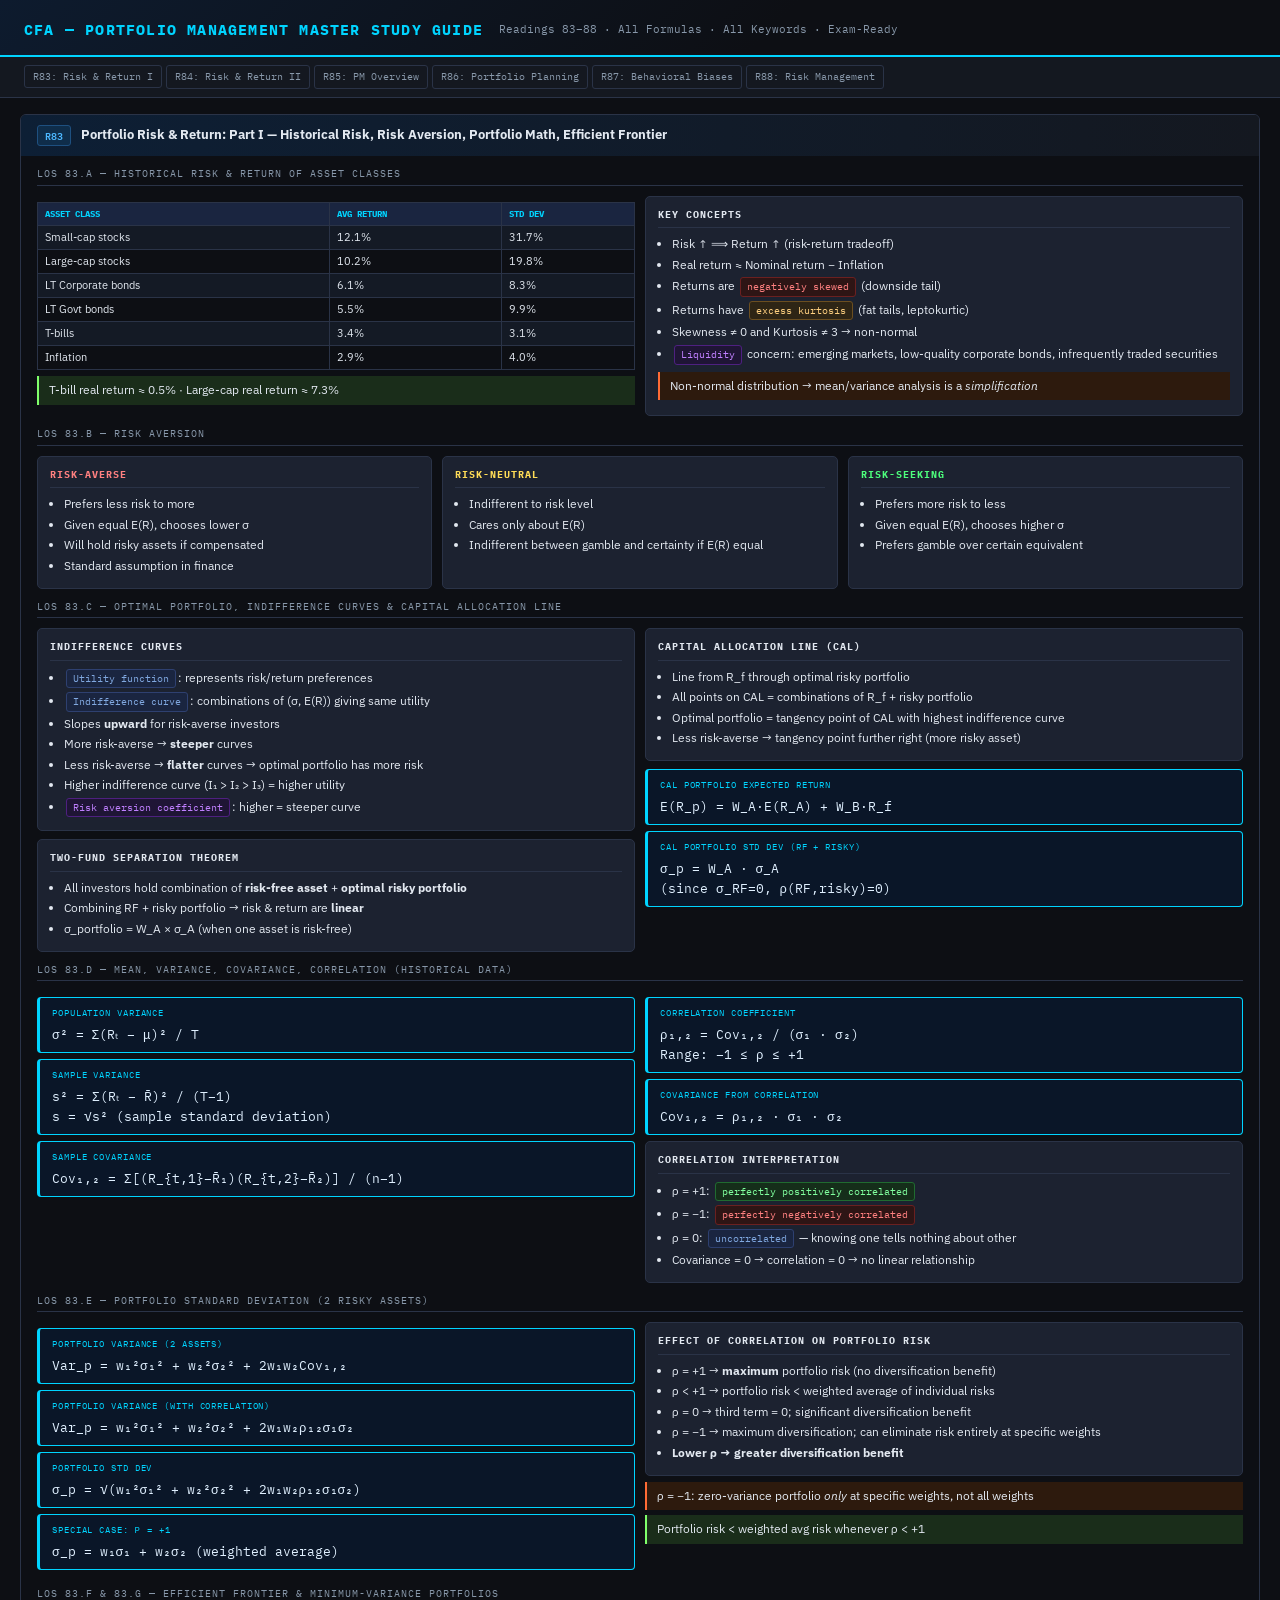
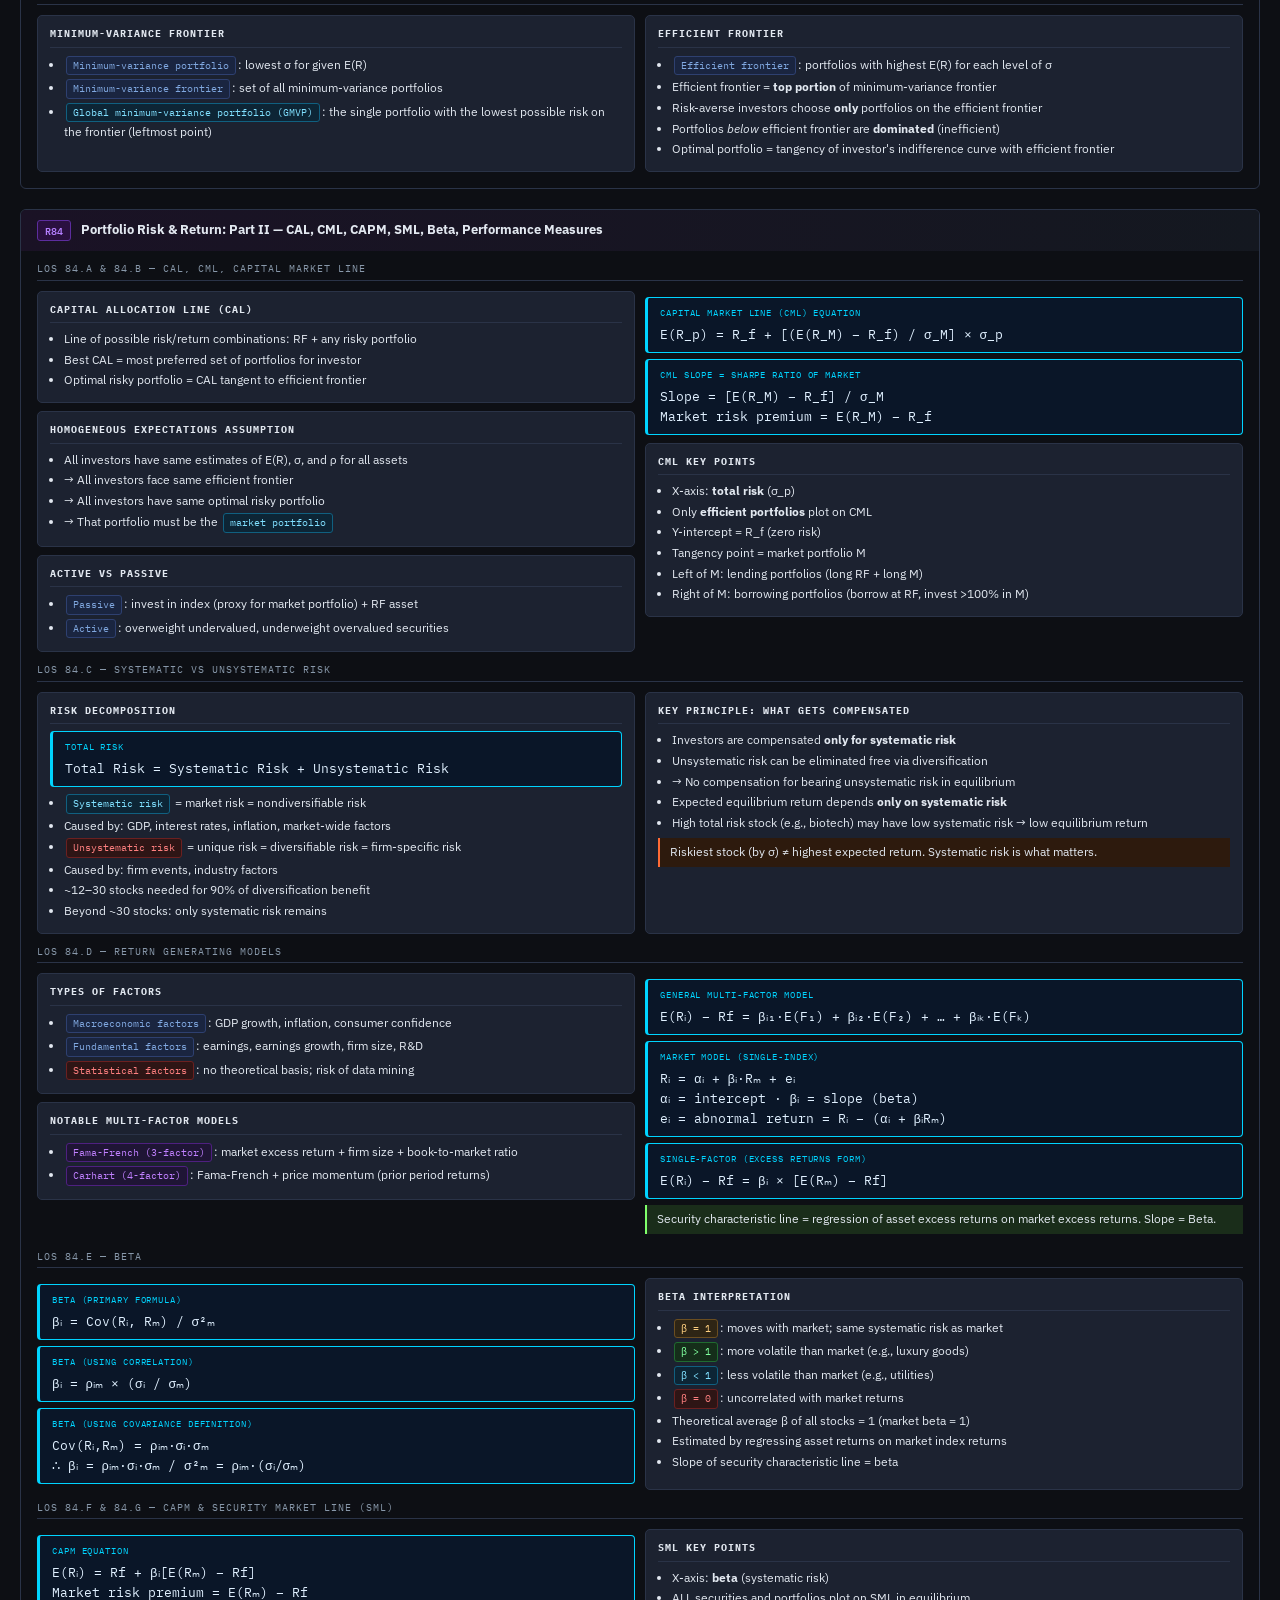
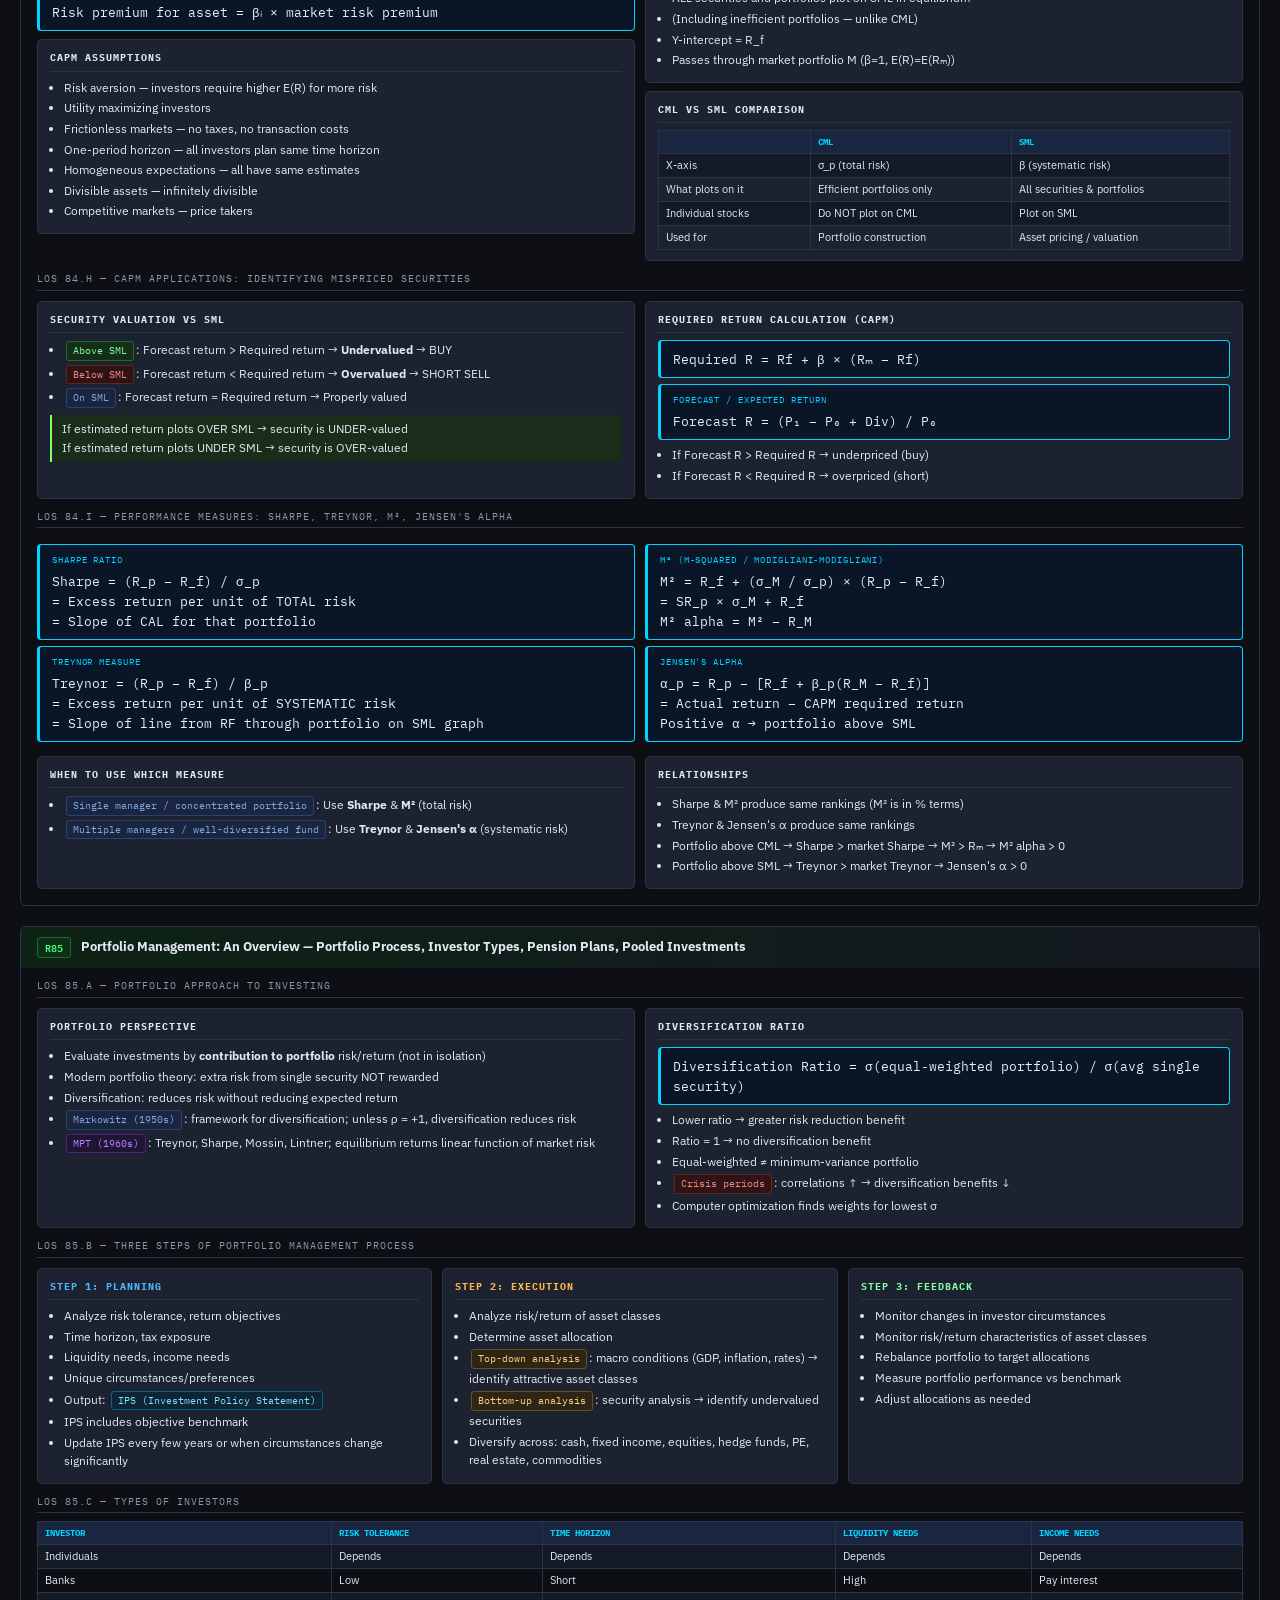
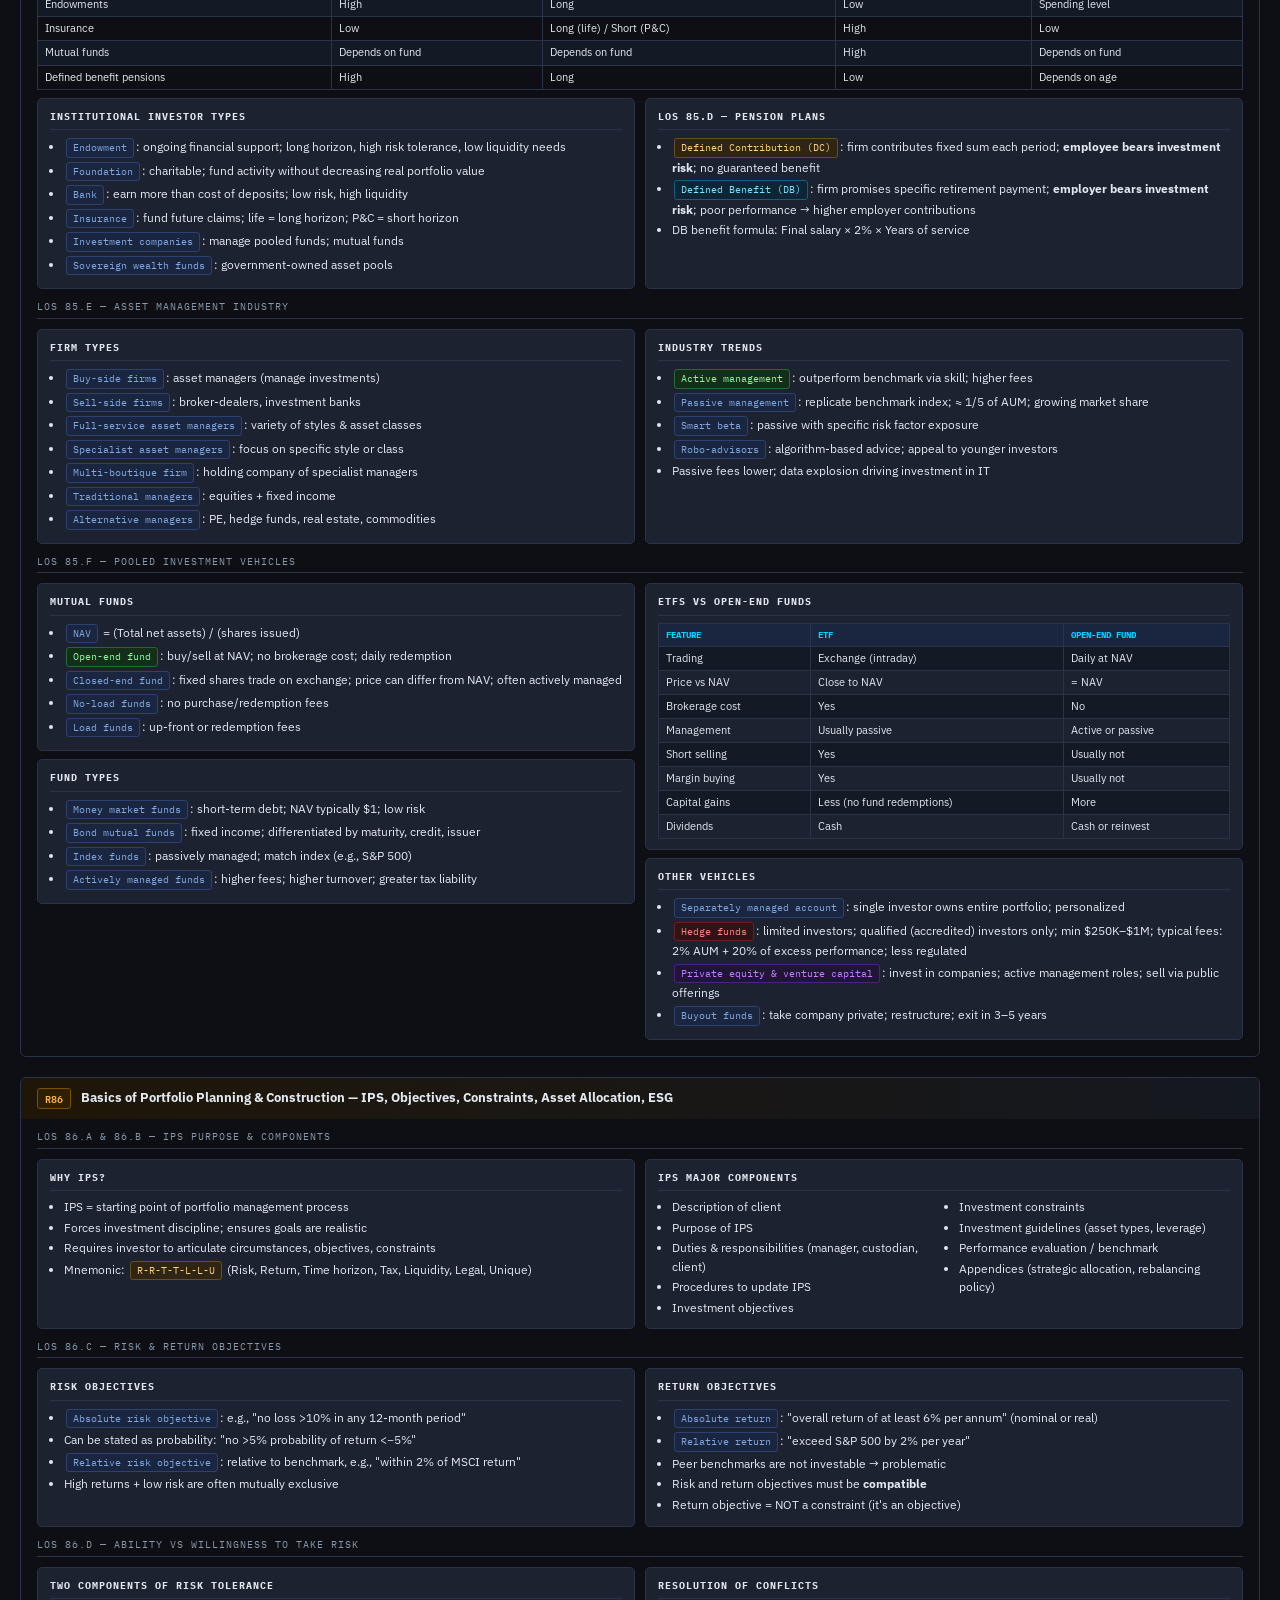
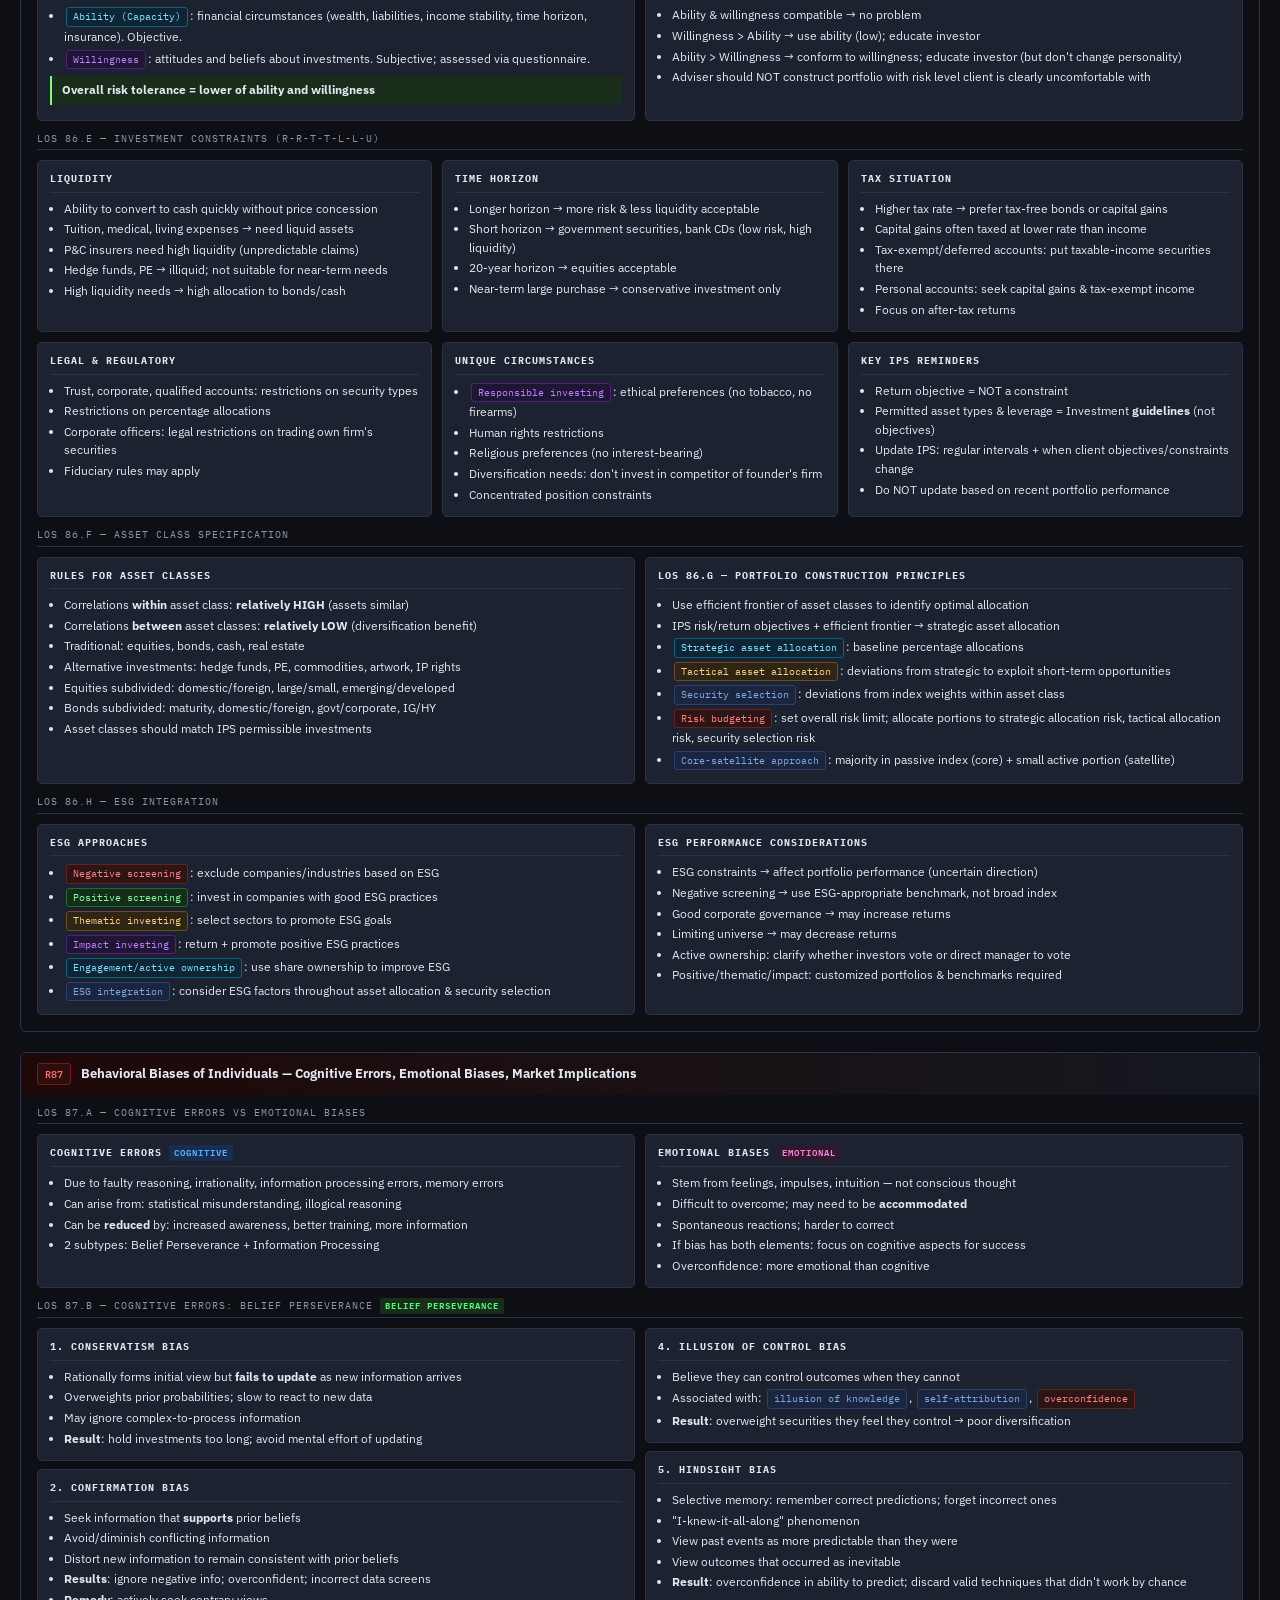
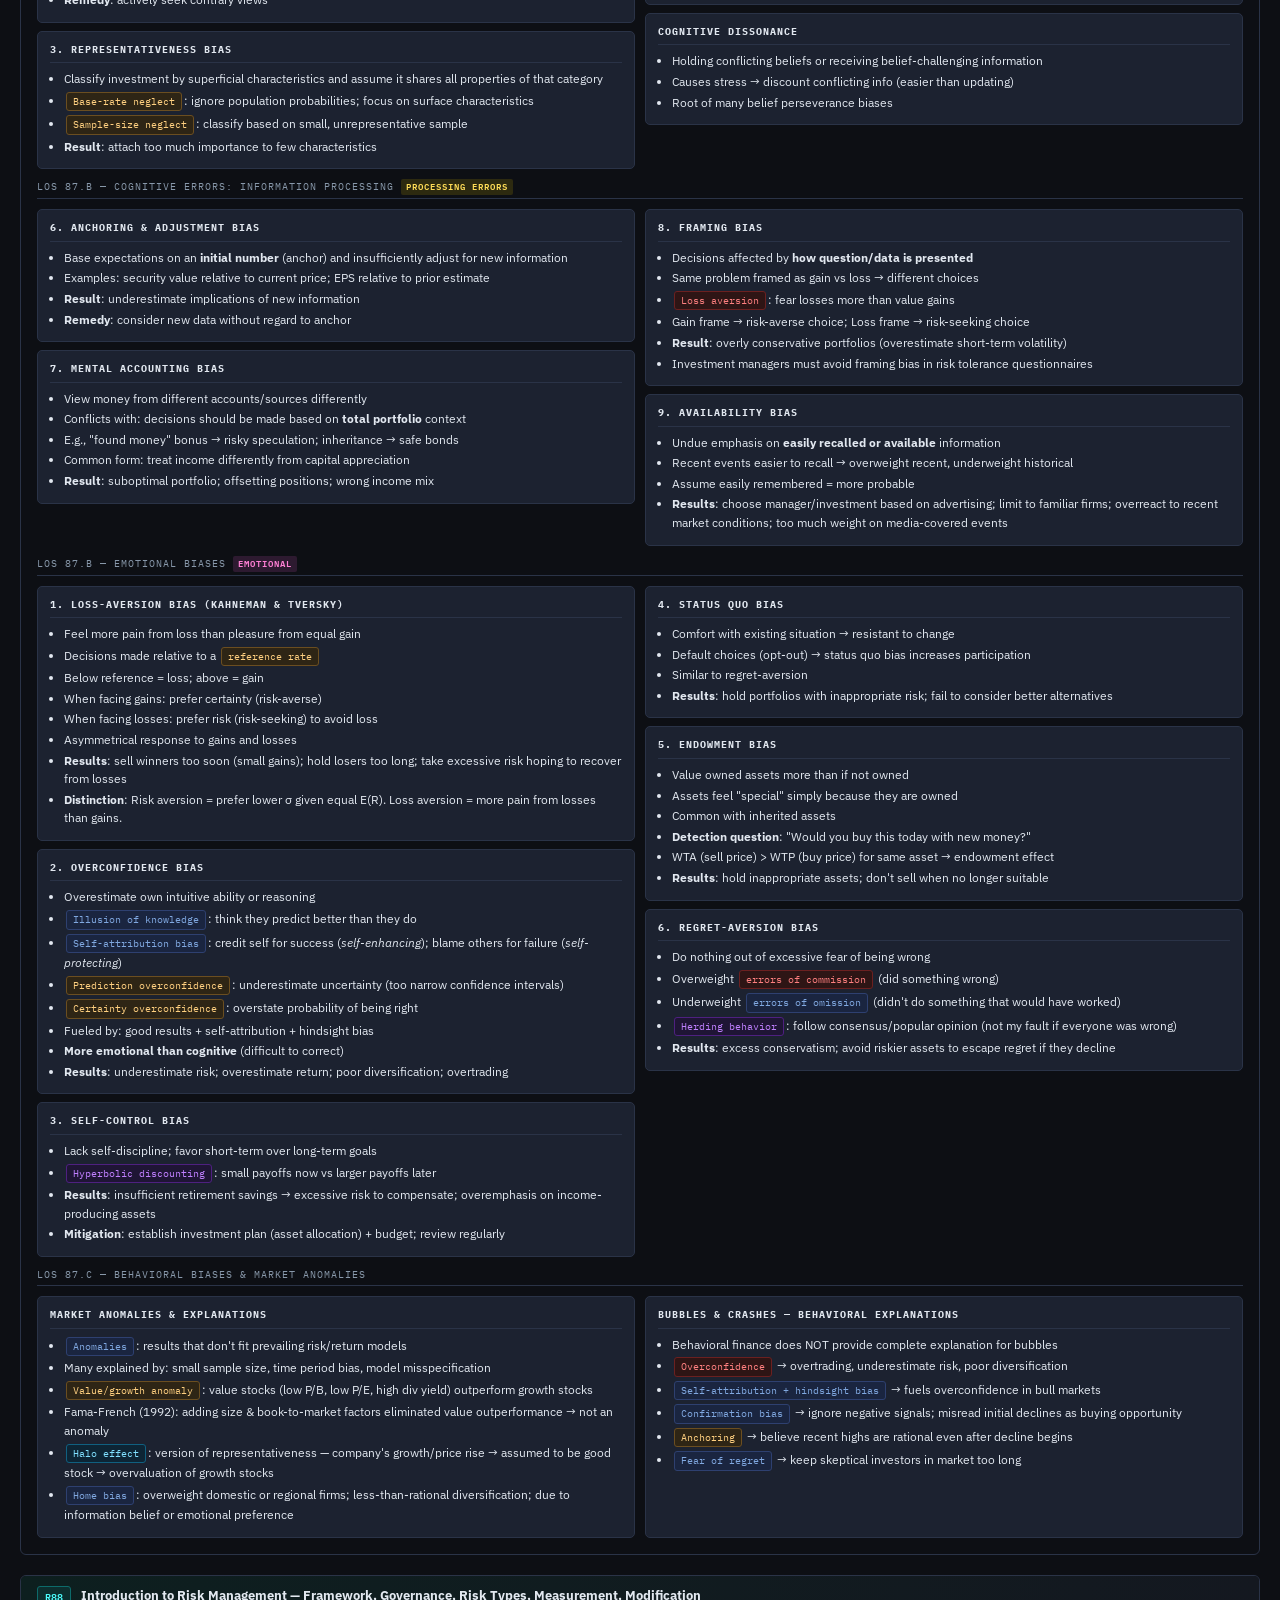
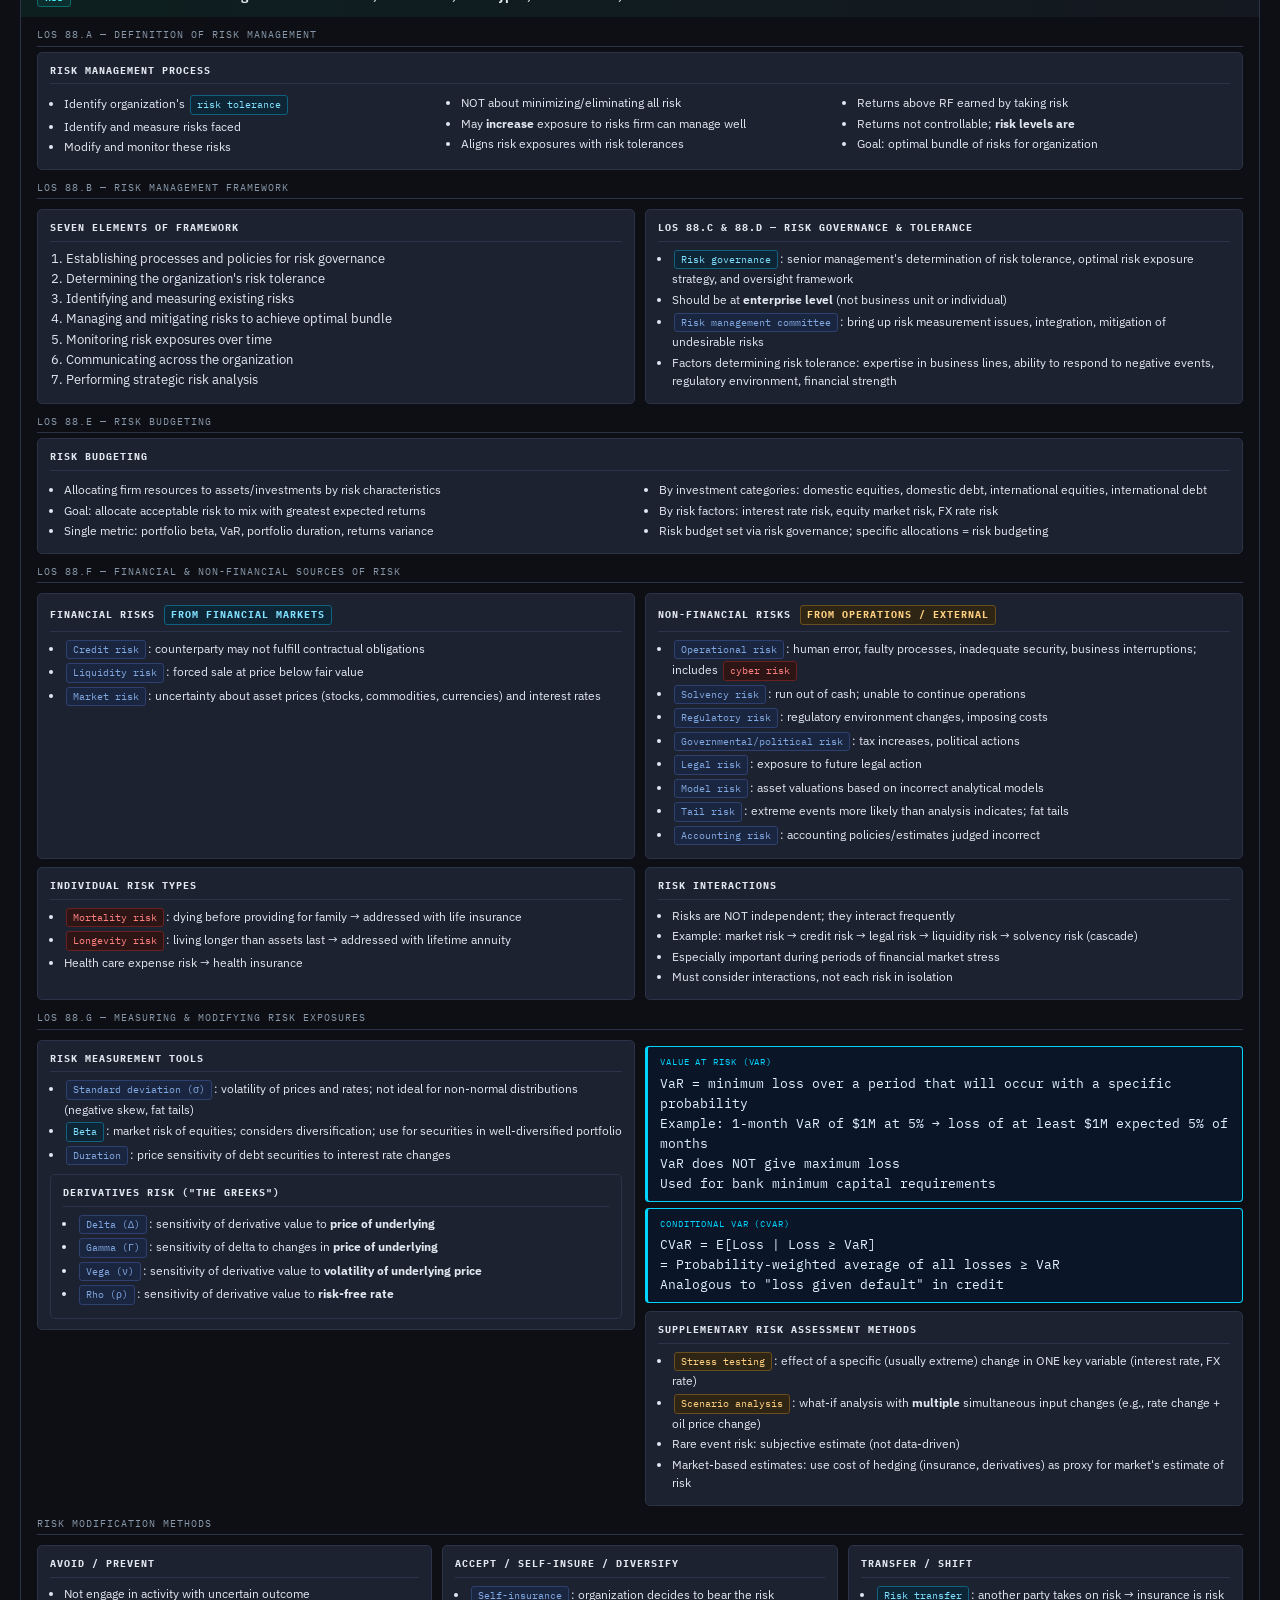
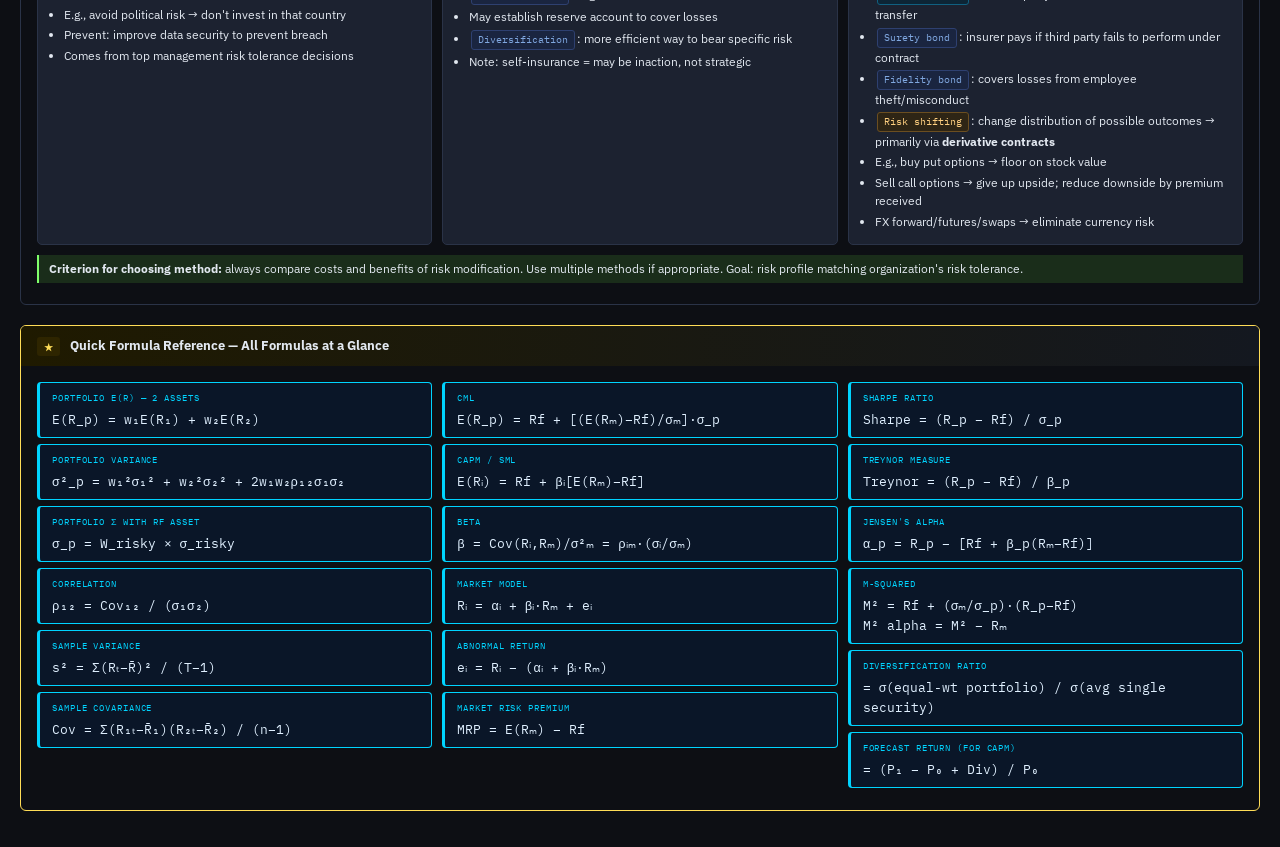
<file: portfolio_management_study_guide.html>
<!DOCTYPE html>
<html lang="en">
<head>
<meta charset="UTF-8">
<meta name="viewport" content="width=device-width, initial-scale=1.0">
<title>CFA Portfolio Management — Master Study Guide</title>
<style>
  @import url('https://fonts.googleapis.com/css2?family=IBM+Plex+Mono:wght@400;600&family=IBM+Plex+Sans:wght@300;400;600;700&display=swap');

  :root {
    --bg: #0d0f14;
    --surface: #141820;
    --surface2: #1c2230;
    --border: #2a3347;
    --accent: #00d4ff;
    --accent2: #ff6b35;
    --accent3: #7fff6b;
    --accent4: #ffdd57;
    --text: #e2e8f0;
    --muted: #8898aa;
    --formula-bg: #0a1628;
    --tag-bg: #1a2540;
  }

  * { margin: 0; padding: 0; box-sizing: border-box; }

  body {
    background: var(--bg);
    color: var(--text);
    font-family: 'IBM Plex Sans', sans-serif;
    font-size: 13px;
    line-height: 1.55;
  }

  header {
    background: linear-gradient(135deg, #0d1b2e 0%, #0d0f14 60%);
    border-bottom: 2px solid var(--accent);
    padding: 18px 24px 14px;
    position: sticky;
    top: 0;
    z-index: 100;
    display: flex;
    align-items: center;
    gap: 16px;
  }
  header h1 {
    font-family: 'IBM Plex Mono', monospace;
    font-size: 15px;
    color: var(--accent);
    letter-spacing: 0.08em;
    text-transform: uppercase;
  }
  header span {
    font-size: 11px;
    color: var(--muted);
    font-family: 'IBM Plex Mono', monospace;
  }

  .nav {
    display: flex;
    gap: 4px;
    padding: 8px 24px;
    background: var(--surface);
    border-bottom: 1px solid var(--border);
    flex-wrap: wrap;
    position: sticky;
    top: 57px;
    z-index: 99;
  }
  .nav a {
    color: var(--muted);
    text-decoration: none;
    font-family: 'IBM Plex Mono', monospace;
    font-size: 10px;
    padding: 3px 8px;
    border: 1px solid var(--border);
    border-radius: 3px;
    transition: all 0.15s;
    white-space: nowrap;
  }
  .nav a:hover { color: var(--accent); border-color: var(--accent); }

  .container { max-width: 1400px; margin: 0 auto; padding: 16px 20px; }

  .chapter {
    margin-bottom: 20px;
    border: 1px solid var(--border);
    border-radius: 6px;
    overflow: hidden;
  }

  .ch-header {
    padding: 10px 16px;
    display: flex;
    align-items: center;
    gap: 10px;
    cursor: pointer;
    user-select: none;
  }
  .ch-num {
    font-family: 'IBM Plex Mono', monospace;
    font-size: 10px;
    font-weight: 600;
    padding: 2px 7px;
    border-radius: 3px;
    flex-shrink: 0;
  }
  .ch-title { font-weight: 700; font-size: 13px; flex: 1; }
  .ch-toggle { font-size: 10px; color: var(--muted); }

  .ch-body { padding: 0 16px 16px; }

  /* Color coding by chapter */
  .r83 .ch-header { background: linear-gradient(90deg, #0d1f35 0%, var(--surface) 100%); }
  .r83 .ch-num { background: #0f2d4a; color: #4db8ff; border: 1px solid #1e5080; }
  .r84 .ch-header { background: linear-gradient(90deg, #1a1225 0%, var(--surface) 100%); }
  .r84 .ch-num { background: #2a1040; color: #b47fff; border: 1px solid #5c2d9e; }
  .r85 .ch-header { background: linear-gradient(90deg, #0d2215 0%, var(--surface) 100%); }
  .r85 .ch-num { background: #0d2e17; color: #4dff7c; border: 1px solid #1a6b35; }
  .r86 .ch-header { background: linear-gradient(90deg, #1f1608 0%, var(--surface) 100%); }
  .r86 .ch-num { background: #2e1f00; color: #ffb84d; border: 1px solid #7a4f00; }
  .r87 .ch-header { background: linear-gradient(90deg, #1f0808 0%, var(--surface) 100%); }
  .r87 .ch-num { background: #2e0d0d; color: #ff6b6b; border: 1px solid #7a1a1a; }
  .r88 .ch-header { background: linear-gradient(90deg, #0d1f1f 0%, var(--surface) 100%); }
  .r88 .ch-num { background: #0d2e2e; color: #4dffff; border: 1px solid #0d6b6b; }

  .grid2 { display: grid; grid-template-columns: 1fr 1fr; gap: 10px; margin-top: 10px; }
  .grid3 { display: grid; grid-template-columns: 1fr 1fr 1fr; gap: 10px; margin-top: 10px; }

  .card {
    background: var(--surface2);
    border: 1px solid var(--border);
    border-radius: 5px;
    padding: 10px 12px;
  }
  .card h3 {
    font-size: 10px;
    font-family: 'IBM Plex Mono', monospace;
    text-transform: uppercase;
    letter-spacing: 0.1em;
    margin-bottom: 7px;
    padding-bottom: 5px;
    border-bottom: 1px solid var(--border);
  }

  .formula-block {
    background: var(--formula-bg);
    border: 1px solid var(--accent);
    border-left: 3px solid var(--accent);
    border-radius: 4px;
    padding: 8px 12px;
    margin: 6px 0;
    font-family: 'IBM Plex Mono', monospace;
    font-size: 12px;
    color: #a8d8ea;
  }
  .formula-block .label {
    font-size: 9px;
    text-transform: uppercase;
    color: var(--accent);
    letter-spacing: 0.1em;
    margin-bottom: 4px;
  }
  .formula-block .f { color: #e0f0ff; font-size: 12.5px; line-height: 1.6; }

  .kw { /* keyword pill */
    display: inline-block;
    background: var(--tag-bg);
    border: 1px solid #2e4070;
    color: #80a8e0;
    font-size: 10px;
    font-family: 'IBM Plex Mono', monospace;
    padding: 1px 6px;
    border-radius: 3px;
    margin: 1px 2px;
  }
  .kw.red { background: #2e1515; border-color: #6b2020; color: #ff8080; }
  .kw.green { background: #152e1a; border-color: #206b30; color: #80ff9e; }
  .kw.yellow { background: #2e2515; border-color: #6b4e20; color: #ffd080; }
  .kw.purple { background: #1f1535; border-color: #4e2080; color: #c080ff; }
  .kw.cyan { background: #0d2535; border-color: #106080; color: #80e0ff; }

  ul.tight { padding-left: 14px; }
  ul.tight li { margin-bottom: 2px; font-size: 12px; }

  .two-col { columns: 2; column-gap: 16px; }
  .two-col li { break-inside: avoid; }

  .sect-title {
    font-size: 10px;
    font-family: 'IBM Plex Mono', monospace;
    text-transform: uppercase;
    letter-spacing: 0.1em;
    color: var(--muted);
    margin: 10px 0 5px;
    border-bottom: 1px solid var(--border);
    padding-bottom: 3px;
  }

  table.mini {
    width: 100%;
    border-collapse: collapse;
    font-size: 11px;
    margin-top: 6px;
  }
  table.mini th {
    background: #1a2540;
    color: var(--accent);
    font-family: 'IBM Plex Mono', monospace;
    font-size: 9px;
    text-transform: uppercase;
    padding: 4px 7px;
    text-align: left;
    border: 1px solid var(--border);
  }
  table.mini td {
    padding: 3px 7px;
    border: 1px solid var(--border);
    vertical-align: top;
  }
  table.mini tr:nth-child(even) td { background: #141a25; }

  .highlight {
    background: #1a2d1a;
    border-left: 2px solid var(--accent3);
    padding: 5px 10px;
    margin: 5px 0;
    font-size: 12px;
  }
  .warn {
    background: #2d1a0d;
    border-left: 2px solid var(--accent2);
    padding: 5px 10px;
    margin: 5px 0;
    font-size: 12px;
  }

  .badge {
    display: inline-block;
    font-size: 9px;
    font-family: 'IBM Plex Mono', monospace;
    padding: 1px 5px;
    border-radius: 2px;
    text-transform: uppercase;
    font-weight: 600;
  }
  .badge.cognitive { background: #1a2d50; color: #4db8ff; }
  .badge.emotional { background: #2d1a30; color: #ff80d5; }
  .badge.belief { background: #1a2d1a; color: #4dff7c; }
  .badge.processing { background: #2d2a10; color: #ffdd57; }

  @media print {
    body { background: white; color: black; font-size: 10px; }
    header, .nav { position: relative; top: auto; }
    .chapter { page-break-inside: avoid; }
  }
</style>
</head>
<body>

<header>
  <h1>CFA — Portfolio Management Master Study Guide</h1>
  <span>Readings 83–88 · All Formulas · All Keywords · Exam-Ready</span>
</header>

<div class="nav">
  <a href="#r83">R83: Risk & Return I</a>
  <a href="#r84">R84: Risk & Return II</a>
  <a href="#r85">R85: PM Overview</a>
  <a href="#r86">R86: Portfolio Planning</a>
  <a href="#r87">R87: Behavioral Biases</a>
  <a href="#r88">R88: Risk Management</a>
</div>

<div class="container">

<!-- ═══════════════════════════════════════════════════════════ READING 83 -->
<div class="chapter r83" id="r83">
  <div class="ch-header">
    <span class="ch-num">R83</span>
    <span class="ch-title">Portfolio Risk &amp; Return: Part I — Historical Risk, Risk Aversion, Portfolio Math, Efficient Frontier</span>
  </div>
  <div class="ch-body">

    <div class="sect-title">LOS 83.a — Historical Risk &amp; Return of Asset Classes</div>
    <div class="grid2">
      <div>
        <table class="mini">
          <tr><th>Asset Class</th><th>Avg Return</th><th>Std Dev</th></tr>
          <tr><td>Small-cap stocks</td><td>12.1%</td><td>31.7%</td></tr>
          <tr><td>Large-cap stocks</td><td>10.2%</td><td>19.8%</td></tr>
          <tr><td>LT Corporate bonds</td><td>6.1%</td><td>8.3%</td></tr>
          <tr><td>LT Govt bonds</td><td>5.5%</td><td>9.9%</td></tr>
          <tr><td>T-bills</td><td>3.4%</td><td>3.1%</td></tr>
          <tr><td>Inflation</td><td>2.9%</td><td>4.0%</td></tr>
        </table>
        <div class="highlight" style="margin-top:6px;">T-bill real return ≈ 0.5% · Large-cap real return ≈ 7.3%</div>
      </div>
      <div class="card">
        <h3>Key Concepts</h3>
        <ul class="tight">
          <li>Risk ↑ ⟹ Return ↑ (risk-return tradeoff)</li>
          <li>Real return ≈ Nominal return − Inflation</li>
          <li>Returns are <span class="kw red">negatively skewed</span> (downside tail)</li>
          <li>Returns have <span class="kw yellow">excess kurtosis</span> (fat tails, leptokurtic)</li>
          <li>Skewness ≠ 0 and Kurtosis ≠ 3 → non-normal</li>
          <li><span class="kw purple">Liquidity</span> concern: emerging markets, low-quality corporate bonds, infrequently traded securities</li>
        </ul>
        <div class="warn" style="margin-top:6px;">Non-normal distribution → mean/variance analysis is a <em>simplification</em></div>
      </div>
    </div>

    <div class="sect-title">LOS 83.b — Risk Aversion</div>
    <div class="grid3">
      <div class="card">
        <h3 style="color:#ff8080;">Risk-Averse</h3>
        <ul class="tight">
          <li>Prefers less risk to more</li>
          <li>Given equal E(R), chooses lower σ</li>
          <li>Will hold risky assets if compensated</li>
          <li>Standard assumption in finance</li>
        </ul>
      </div>
      <div class="card">
        <h3 style="color:#ffdd57;">Risk-Neutral</h3>
        <ul class="tight">
          <li>Indifferent to risk level</li>
          <li>Cares only about E(R)</li>
          <li>Indifferent between gamble and certainty if E(R) equal</li>
        </ul>
      </div>
      <div class="card">
        <h3 style="color:#4dff7c;">Risk-Seeking</h3>
        <ul class="tight">
          <li>Prefers more risk to less</li>
          <li>Given equal E(R), chooses higher σ</li>
          <li>Prefers gamble over certain equivalent</li>
        </ul>
      </div>
    </div>

    <div class="sect-title">LOS 83.c — Optimal Portfolio, Indifference Curves &amp; Capital Allocation Line</div>
    <div class="grid2">
      <div>
        <div class="card">
          <h3>Indifference Curves</h3>
          <ul class="tight">
            <li><span class="kw">Utility function</span>: represents risk/return preferences</li>
            <li><span class="kw">Indifference curve</span>: combinations of (σ, E(R)) giving same utility</li>
            <li>Slopes <strong>upward</strong> for risk-averse investors</li>
            <li>More risk-averse → <strong>steeper</strong> curves</li>
            <li>Less risk-averse → <strong>flatter</strong> curves → optimal portfolio has more risk</li>
            <li>Higher indifference curve (I₁ &gt; I₂ &gt; I₃) = higher utility</li>
            <li><span class="kw purple">Risk aversion coefficient</span>: higher = steeper curve</li>
          </ul>
        </div>
        <div class="card" style="margin-top:8px;">
          <h3>Two-Fund Separation Theorem</h3>
          <ul class="tight">
            <li>All investors hold combination of <strong>risk-free asset</strong> + <strong>optimal risky portfolio</strong></li>
            <li>Combining RF + risky portfolio → risk &amp; return are <strong>linear</strong></li>
            <li>σ_portfolio = W_A × σ_A (when one asset is risk-free)</li>
          </ul>
        </div>
      </div>
      <div>
        <div class="card">
          <h3>Capital Allocation Line (CAL)</h3>
          <ul class="tight">
            <li>Line from R_f through optimal risky portfolio</li>
            <li>All points on CAL = combinations of R_f + risky portfolio</li>
            <li>Optimal portfolio = tangency point of CAL with highest indifference curve</li>
            <li>Less risk-averse → tangency point further right (more risky asset)</li>
          </ul>
        </div>
        <div class="formula-block" style="margin-top:8px;">
          <div class="label">CAL Portfolio Expected Return</div>
          <div class="f">E(R_p) = W_A·E(R_A) + W_B·R_f</div>
        </div>
        <div class="formula-block">
          <div class="label">CAL Portfolio Std Dev (RF + Risky)</div>
          <div class="f">σ_p = W_A · σ_A</div>
          <div class="f">(since σ_RF=0, ρ(RF,risky)=0)</div>
        </div>
      </div>
    </div>

    <div class="sect-title">LOS 83.d — Mean, Variance, Covariance, Correlation (Historical Data)</div>
    <div class="grid2">
      <div>
        <div class="formula-block">
          <div class="label">Population Variance</div>
          <div class="f">σ² = Σ(Rₜ − μ)² / T</div>
        </div>
        <div class="formula-block">
          <div class="label">Sample Variance</div>
          <div class="f">s² = Σ(Rₜ − R̄)² / (T−1)</div>
          <div class="f">s = √s² (sample standard deviation)</div>
        </div>
        <div class="formula-block">
          <div class="label">Sample Covariance</div>
          <div class="f">Cov₁,₂ = Σ[(R_{t,1}−R̄₁)(R_{t,2}−R̄₂)] / (n−1)</div>
        </div>
      </div>
      <div>
        <div class="formula-block">
          <div class="label">Correlation Coefficient</div>
          <div class="f">ρ₁,₂ = Cov₁,₂ / (σ₁ · σ₂)</div>
          <div class="f">Range: −1 ≤ ρ ≤ +1</div>
        </div>
        <div class="formula-block">
          <div class="label">Covariance from Correlation</div>
          <div class="f">Cov₁,₂ = ρ₁,₂ · σ₁ · σ₂</div>
        </div>
        <div class="card" style="margin-top:6px;">
          <h3>Correlation Interpretation</h3>
          <ul class="tight">
            <li>ρ = +1: <span class="kw green">perfectly positively correlated</span></li>
            <li>ρ = −1: <span class="kw red">perfectly negatively correlated</span></li>
            <li>ρ = 0: <span class="kw">uncorrelated</span> — knowing one tells nothing about other</li>
            <li>Covariance = 0 → correlation = 0 → no linear relationship</li>
          </ul>
        </div>
      </div>
    </div>

    <div class="sect-title">LOS 83.e — Portfolio Standard Deviation (2 Risky Assets)</div>
    <div class="grid2">
      <div>
        <div class="formula-block">
          <div class="label">Portfolio Variance (2 assets)</div>
          <div class="f">Var_p = w₁²σ₁² + w₂²σ₂² + 2w₁w₂Cov₁,₂</div>
        </div>
        <div class="formula-block">
          <div class="label">Portfolio Variance (with correlation)</div>
          <div class="f">Var_p = w₁²σ₁² + w₂²σ₂² + 2w₁w₂ρ₁₂σ₁σ₂</div>
        </div>
        <div class="formula-block">
          <div class="label">Portfolio Std Dev</div>
          <div class="f">σ_p = √(w₁²σ₁² + w₂²σ₂² + 2w₁w₂ρ₁₂σ₁σ₂)</div>
        </div>
        <div class="formula-block">
          <div class="label">Special Case: ρ = +1</div>
          <div class="f">σ_p = w₁σ₁ + w₂σ₂  (weighted average)</div>
        </div>
      </div>
      <div>
        <div class="card">
          <h3>Effect of Correlation on Portfolio Risk</h3>
          <ul class="tight">
            <li>ρ = +1 → <strong>maximum</strong> portfolio risk (no diversification benefit)</li>
            <li>ρ &lt; +1 → portfolio risk &lt; weighted average of individual risks</li>
            <li>ρ = 0 → third term = 0; significant diversification benefit</li>
            <li>ρ = −1 → maximum diversification; can eliminate risk entirely at specific weights</li>
            <li><strong>Lower ρ → greater diversification benefit</strong></li>
          </ul>
        </div>
        <div class="warn" style="margin-top:6px;">ρ = −1: zero-variance portfolio <em>only</em> at specific weights, not all weights</div>
        <div class="highlight" style="margin-top:4px;">Portfolio risk &lt; weighted avg risk whenever ρ &lt; +1</div>
      </div>
    </div>

    <div class="sect-title">LOS 83.f &amp; 83.g — Efficient Frontier &amp; Minimum-Variance Portfolios</div>
    <div class="grid2">
      <div class="card">
        <h3>Minimum-Variance Frontier</h3>
        <ul class="tight">
          <li><span class="kw">Minimum-variance portfolio</span>: lowest σ for given E(R)</li>
          <li><span class="kw">Minimum-variance frontier</span>: set of all minimum-variance portfolios</li>
          <li><span class="kw cyan">Global minimum-variance portfolio (GMVP)</span>: the single portfolio with the lowest possible risk on the frontier (leftmost point)</li>
        </ul>
      </div>
      <div class="card">
        <h3>Efficient Frontier</h3>
        <ul class="tight">
          <li><span class="kw">Efficient frontier</span>: portfolios with highest E(R) for each level of σ</li>
          <li>Efficient frontier = <strong>top portion</strong> of minimum-variance frontier</li>
          <li>Risk-averse investors choose <strong>only</strong> portfolios on the efficient frontier</li>
          <li>Portfolios <em>below</em> efficient frontier are <strong>dominated</strong> (inefficient)</li>
          <li>Optimal portfolio = tangency of investor's indifference curve with efficient frontier</li>
        </ul>
      </div>
    </div>

  </div>
</div>

<!-- ═══════════════════════════════════════════════════════════ READING 84 -->
<div class="chapter r84" id="r84">
  <div class="ch-header">
    <span class="ch-num">R84</span>
    <span class="ch-title">Portfolio Risk &amp; Return: Part II — CAL, CML, CAPM, SML, Beta, Performance Measures</span>
  </div>
  <div class="ch-body">

    <div class="sect-title">LOS 84.a &amp; 84.b — CAL, CML, Capital Market Line</div>
    <div class="grid2">
      <div>
        <div class="card">
          <h3>Capital Allocation Line (CAL)</h3>
          <ul class="tight">
            <li>Line of possible risk/return combinations: RF + any risky portfolio</li>
            <li>Best CAL = most preferred set of portfolios for investor</li>
            <li>Optimal risky portfolio = CAL tangent to efficient frontier</li>
          </ul>
        </div>
        <div class="card" style="margin-top:8px;">
          <h3>Homogeneous Expectations Assumption</h3>
          <ul class="tight">
            <li>All investors have same estimates of E(R), σ, and ρ for all assets</li>
            <li>→ All investors face same efficient frontier</li>
            <li>→ All investors have same optimal risky portfolio</li>
            <li>→ That portfolio must be the <span class="kw cyan">market portfolio</span></li>
          </ul>
        </div>
        <div class="card" style="margin-top:8px;">
          <h3>Active vs Passive</h3>
          <ul class="tight">
            <li><span class="kw">Passive</span>: invest in index (proxy for market portfolio) + RF asset</li>
            <li><span class="kw">Active</span>: overweight undervalued, underweight overvalued securities</li>
          </ul>
        </div>
      </div>
      <div>
        <div class="formula-block">
          <div class="label">Capital Market Line (CML) Equation</div>
          <div class="f">E(R_p) = R_f + [(E(R_M) − R_f) / σ_M] × σ_p</div>
        </div>
        <div class="formula-block">
          <div class="label">CML Slope = Sharpe Ratio of Market</div>
          <div class="f">Slope = [E(R_M) − R_f] / σ_M</div>
          <div class="f">Market risk premium = E(R_M) − R_f</div>
        </div>
        <div class="card" style="margin-top:8px;">
          <h3>CML Key Points</h3>
          <ul class="tight">
            <li>X-axis: <strong>total risk</strong> (σ_p)</li>
            <li>Only <strong>efficient portfolios</strong> plot on CML</li>
            <li>Y-intercept = R_f (zero risk)</li>
            <li>Tangency point = market portfolio M</li>
            <li>Left of M: lending portfolios (long RF + long M)</li>
            <li>Right of M: borrowing portfolios (borrow at RF, invest &gt;100% in M)</li>
          </ul>
        </div>
      </div>
    </div>

    <div class="sect-title">LOS 84.c — Systematic vs Unsystematic Risk</div>
    <div class="grid2">
      <div class="card">
        <h3>Risk Decomposition</h3>
        <div class="formula-block">
          <div class="label">Total Risk</div>
          <div class="f">Total Risk = Systematic Risk + Unsystematic Risk</div>
        </div>
        <ul class="tight">
          <li><span class="kw cyan">Systematic risk</span> = market risk = nondiversifiable risk</li>
          <li>Caused by: GDP, interest rates, inflation, market-wide factors</li>
          <li><span class="kw red">Unsystematic risk</span> = unique risk = diversifiable risk = firm-specific risk</li>
          <li>Caused by: firm events, industry factors</li>
          <li>~12–30 stocks needed for 90% of diversification benefit</li>
          <li>Beyond ~30 stocks: only systematic risk remains</li>
        </ul>
      </div>
      <div class="card">
        <h3>Key Principle: What Gets Compensated</h3>
        <ul class="tight">
          <li>Investors are compensated <strong>only for systematic risk</strong></li>
          <li>Unsystematic risk can be eliminated free via diversification</li>
          <li>→ No compensation for bearing unsystematic risk in equilibrium</li>
          <li>Expected equilibrium return depends <strong>only on systematic risk</strong></li>
          <li>High total risk stock (e.g., biotech) may have low systematic risk → low equilibrium return</li>
        </ul>
        <div class="warn" style="margin-top:6px;">Riskiest stock (by σ) ≠ highest expected return. Systematic risk is what matters.</div>
      </div>
    </div>

    <div class="sect-title">LOS 84.d — Return Generating Models</div>
    <div class="grid2">
      <div>
        <div class="card">
          <h3>Types of Factors</h3>
          <ul class="tight">
            <li><span class="kw">Macroeconomic factors</span>: GDP growth, inflation, consumer confidence</li>
            <li><span class="kw">Fundamental factors</span>: earnings, earnings growth, firm size, R&amp;D</li>
            <li><span class="kw red">Statistical factors</span>: no theoretical basis; risk of data mining</li>
          </ul>
        </div>
        <div class="card" style="margin-top:8px;">
          <h3>Notable Multi-Factor Models</h3>
          <ul class="tight">
            <li><span class="kw purple">Fama-French (3-factor)</span>: market excess return + firm size + book-to-market ratio</li>
            <li><span class="kw purple">Carhart (4-factor)</span>: Fama-French + price momentum (prior period returns)</li>
          </ul>
        </div>
      </div>
      <div>
        <div class="formula-block">
          <div class="label">General Multi-Factor Model</div>
          <div class="f">E(Rᵢ) − Rf = βᵢ₁·E(F₁) + βᵢ₂·E(F₂) + … + βᵢₖ·E(Fₖ)</div>
        </div>
        <div class="formula-block">
          <div class="label">Market Model (Single-Index)</div>
          <div class="f">Rᵢ = αᵢ + βᵢ·Rₘ + eᵢ</div>
          <div class="f">αᵢ = intercept · βᵢ = slope (beta)</div>
          <div class="f">eᵢ = abnormal return = Rᵢ − (αᵢ + βᵢRₘ)</div>
        </div>
        <div class="formula-block">
          <div class="label">Single-Factor (Excess Returns Form)</div>
          <div class="f">E(Rᵢ) − Rf = βᵢ × [E(Rₘ) − Rf]</div>
        </div>
        <div class="highlight" style="margin-top:4px;">Security characteristic line = regression of asset excess returns on market excess returns. Slope = Beta.</div>
      </div>
    </div>

    <div class="sect-title">LOS 84.e — Beta</div>
    <div class="grid2">
      <div>
        <div class="formula-block">
          <div class="label">Beta (Primary Formula)</div>
          <div class="f">βᵢ = Cov(Rᵢ, Rₘ) / σ²ₘ</div>
        </div>
        <div class="formula-block">
          <div class="label">Beta (Using Correlation)</div>
          <div class="f">βᵢ = ρᵢₘ × (σᵢ / σₘ)</div>
        </div>
        <div class="formula-block">
          <div class="label">Beta (Using Covariance Definition)</div>
          <div class="f">Cov(Rᵢ,Rₘ) = ρᵢₘ·σᵢ·σₘ</div>
          <div class="f">∴ βᵢ = ρᵢₘ·σᵢ·σₘ / σ²ₘ = ρᵢₘ·(σᵢ/σₘ)</div>
        </div>
      </div>
      <div class="card">
        <h3>Beta Interpretation</h3>
        <ul class="tight">
          <li><span class="kw yellow">β = 1</span>: moves with market; same systematic risk as market</li>
          <li><span class="kw green">β &gt; 1</span>: more volatile than market (e.g., luxury goods)</li>
          <li><span class="kw cyan">β &lt; 1</span>: less volatile than market (e.g., utilities)</li>
          <li><span class="kw red">β = 0</span>: uncorrelated with market returns</li>
          <li>Theoretical average β of all stocks = 1 (market beta = 1)</li>
          <li>Estimated by regressing asset returns on market index returns</li>
          <li>Slope of security characteristic line = beta</li>
        </ul>
      </div>
    </div>

    <div class="sect-title">LOS 84.f &amp; 84.g — CAPM &amp; Security Market Line (SML)</div>
    <div class="grid2">
      <div>
        <div class="formula-block">
          <div class="label">CAPM Equation</div>
          <div class="f">E(Rᵢ) = Rf + βᵢ[E(Rₘ) − Rf]</div>
          <div class="f">Market risk premium = E(Rₘ) − Rf</div>
          <div class="f">Risk premium for asset = βᵢ × market risk premium</div>
        </div>
        <div class="card" style="margin-top:8px;">
          <h3>CAPM Assumptions</h3>
          <ul class="tight">
            <li>Risk aversion — investors require higher E(R) for more risk</li>
            <li>Utility maximizing investors</li>
            <li>Frictionless markets — no taxes, no transaction costs</li>
            <li>One-period horizon — all investors plan same time horizon</li>
            <li>Homogeneous expectations — all have same estimates</li>
            <li>Divisible assets — infinitely divisible</li>
            <li>Competitive markets — price takers</li>
          </ul>
        </div>
      </div>
      <div>
        <div class="card">
          <h3>SML Key Points</h3>
          <ul class="tight">
            <li>X-axis: <strong>beta</strong> (systematic risk)</li>
            <li>ALL securities and portfolios plot on SML in equilibrium</li>
            <li>(Including inefficient portfolios — unlike CML)</li>
            <li>Y-intercept = R_f</li>
            <li>Passes through market portfolio M (β=1, E(R)=E(Rₘ))</li>
          </ul>
        </div>
        <div class="card" style="margin-top:8px;">
          <h3>CML vs SML Comparison</h3>
          <table class="mini">
            <tr><th></th><th>CML</th><th>SML</th></tr>
            <tr><td>X-axis</td><td>σ_p (total risk)</td><td>β (systematic risk)</td></tr>
            <tr><td>What plots on it</td><td>Efficient portfolios only</td><td>All securities &amp; portfolios</td></tr>
            <tr><td>Individual stocks</td><td>Do NOT plot on CML</td><td>Plot on SML</td></tr>
            <tr><td>Used for</td><td>Portfolio construction</td><td>Asset pricing / valuation</td></tr>
          </table>
        </div>
      </div>
    </div>

    <div class="sect-title">LOS 84.h — CAPM Applications: Identifying Mispriced Securities</div>
    <div class="grid2">
      <div class="card">
        <h3>Security Valuation vs SML</h3>
        <ul class="tight">
          <li><span class="kw green">Above SML</span>: Forecast return &gt; Required return → <strong>Undervalued</strong> → BUY</li>
          <li><span class="kw red">Below SML</span>: Forecast return &lt; Required return → <strong>Overvalued</strong> → SHORT SELL</li>
          <li><span class="kw">On SML</span>: Forecast return = Required return → Properly valued</li>
        </ul>
        <div class="highlight" style="margin-top:6px;">If estimated return plots OVER SML → security is UNDER-valued<br>If estimated return plots UNDER SML → security is OVER-valued</div>
      </div>
      <div class="card">
        <h3>Required Return Calculation (CAPM)</h3>
        <div class="formula-block">
          <div class="f">Required R = Rf + β × (Rₘ − Rf)</div>
        </div>
        <div class="formula-block">
          <div class="label">Forecast / Expected Return</div>
          <div class="f">Forecast R = (P₁ − P₀ + Div) / P₀</div>
        </div>
        <ul class="tight" style="margin-top:6px;">
          <li>If Forecast R &gt; Required R → underpriced (buy)</li>
          <li>If Forecast R &lt; Required R → overpriced (short)</li>
        </ul>
      </div>
    </div>

    <div class="sect-title">LOS 84.i — Performance Measures: Sharpe, Treynor, M², Jensen's Alpha</div>
    <div class="grid2">
      <div>
        <div class="formula-block">
          <div class="label">Sharpe Ratio</div>
          <div class="f">Sharpe = (R_p − R_f) / σ_p</div>
          <div class="f">= Excess return per unit of TOTAL risk</div>
          <div class="f">= Slope of CAL for that portfolio</div>
        </div>
        <div class="formula-block">
          <div class="label">Treynor Measure</div>
          <div class="f">Treynor = (R_p − R_f) / β_p</div>
          <div class="f">= Excess return per unit of SYSTEMATIC risk</div>
          <div class="f">= Slope of line from RF through portfolio on SML graph</div>
        </div>
      </div>
      <div>
        <div class="formula-block">
          <div class="label">M² (M-Squared / Modigliani-Modigliani)</div>
          <div class="f">M² = R_f + (σ_M / σ_p) × (R_p − R_f)</div>
          <div class="f">= SR_p × σ_M + R_f</div>
          <div class="f">M² alpha = M² − R_M</div>
        </div>
        <div class="formula-block">
          <div class="label">Jensen's Alpha</div>
          <div class="f">α_p = R_p − [R_f + β_p(R_M − R_f)]</div>
          <div class="f">= Actual return − CAPM required return</div>
          <div class="f">Positive α → portfolio above SML</div>
        </div>
      </div>
    </div>
    <div class="grid2" style="margin-top:8px;">
      <div class="card">
        <h3>When to Use Which Measure</h3>
        <ul class="tight">
          <li><span class="kw">Single manager / concentrated portfolio</span>: Use <strong>Sharpe</strong> &amp; <strong>M²</strong> (total risk)</li>
          <li><span class="kw">Multiple managers / well-diversified fund</span>: Use <strong>Treynor</strong> &amp; <strong>Jensen's α</strong> (systematic risk)</li>
        </ul>
      </div>
      <div class="card">
        <h3>Relationships</h3>
        <ul class="tight">
          <li>Sharpe &amp; M² produce same rankings (M² is in % terms)</li>
          <li>Treynor &amp; Jensen's α produce same rankings</li>
          <li>Portfolio above CML → Sharpe &gt; market Sharpe → M² &gt; Rₘ → M² alpha &gt; 0</li>
          <li>Portfolio above SML → Treynor &gt; market Treynor → Jensen's α &gt; 0</li>
        </ul>
      </div>
    </div>

  </div>
</div>

<!-- ═══════════════════════════════════════════════════════════ READING 85 -->
<div class="chapter r85" id="r85">
  <div class="ch-header">
    <span class="ch-num">R85</span>
    <span class="ch-title">Portfolio Management: An Overview — Portfolio Process, Investor Types, Pension Plans, Pooled Investments</span>
  </div>
  <div class="ch-body">

    <div class="sect-title">LOS 85.a — Portfolio Approach to Investing</div>
    <div class="grid2">
      <div class="card">
        <h3>Portfolio Perspective</h3>
        <ul class="tight">
          <li>Evaluate investments by <strong>contribution to portfolio</strong> risk/return (not in isolation)</li>
          <li>Modern portfolio theory: extra risk from single security NOT rewarded</li>
          <li>Diversification: reduces risk without reducing expected return</li>
          <li><span class="kw">Markowitz (1950s)</span>: framework for diversification; unless ρ = +1, diversification reduces risk</li>
          <li><span class="kw purple">MPT (1960s)</span>: Treynor, Sharpe, Mossin, Lintner; equilibrium returns linear function of market risk</li>
        </ul>
      </div>
      <div class="card">
        <h3>Diversification Ratio</h3>
        <div class="formula-block">
          <div class="f">Diversification Ratio = σ(equal-weighted portfolio) / σ(avg single security)</div>
        </div>
        <ul class="tight" style="margin-top:6px;">
          <li>Lower ratio → greater risk reduction benefit</li>
          <li>Ratio = 1 → no diversification benefit</li>
          <li>Equal-weighted ≠ minimum-variance portfolio</li>
          <li><span class="kw red">Crisis periods</span>: correlations ↑ → diversification benefits ↓</li>
          <li>Computer optimization finds weights for lowest σ</li>
        </ul>
      </div>
    </div>

    <div class="sect-title">LOS 85.b — Three Steps of Portfolio Management Process</div>
    <div class="grid3">
      <div class="card">
        <h3 style="color:#4db8ff;">Step 1: Planning</h3>
        <ul class="tight">
          <li>Analyze risk tolerance, return objectives</li>
          <li>Time horizon, tax exposure</li>
          <li>Liquidity needs, income needs</li>
          <li>Unique circumstances/preferences</li>
          <li>Output: <span class="kw cyan">IPS (Investment Policy Statement)</span></li>
          <li>IPS includes objective benchmark</li>
          <li>Update IPS every few years or when circumstances change significantly</li>
        </ul>
      </div>
      <div class="card">
        <h3 style="color:#ffb84d;">Step 2: Execution</h3>
        <ul class="tight">
          <li>Analyze risk/return of asset classes</li>
          <li>Determine asset allocation</li>
          <li><span class="kw yellow">Top-down analysis</span>: macro conditions (GDP, inflation, rates) → identify attractive asset classes</li>
          <li><span class="kw yellow">Bottom-up analysis</span>: security analysis → identify undervalued securities</li>
          <li>Diversify across: cash, fixed income, equities, hedge funds, PE, real estate, commodities</li>
        </ul>
      </div>
      <div class="card">
        <h3 style="color:#80ff9e;">Step 3: Feedback</h3>
        <ul class="tight">
          <li>Monitor changes in investor circumstances</li>
          <li>Monitor risk/return characteristics of asset classes</li>
          <li>Rebalance portfolio to target allocations</li>
          <li>Measure portfolio performance vs benchmark</li>
          <li>Adjust allocations as needed</li>
        </ul>
      </div>
    </div>

    <div class="sect-title">LOS 85.c — Types of Investors</div>
    <table class="mini" style="margin-top:8px;">
      <tr><th>Investor</th><th>Risk Tolerance</th><th>Time Horizon</th><th>Liquidity Needs</th><th>Income Needs</th></tr>
      <tr><td>Individuals</td><td>Depends</td><td>Depends</td><td>Depends</td><td>Depends</td></tr>
      <tr><td>Banks</td><td>Low</td><td>Short</td><td>High</td><td>Pay interest</td></tr>
      <tr><td>Endowments</td><td>High</td><td>Long</td><td>Low</td><td>Spending level</td></tr>
      <tr><td>Insurance</td><td>Low</td><td>Long (life) / Short (P&amp;C)</td><td>High</td><td>Low</td></tr>
      <tr><td>Mutual funds</td><td>Depends on fund</td><td>Depends on fund</td><td>High</td><td>Depends on fund</td></tr>
      <tr><td>Defined benefit pensions</td><td>High</td><td>Long</td><td>Low</td><td>Depends on age</td></tr>
    </table>
    <div class="grid2" style="margin-top:8px;">
      <div class="card">
        <h3>Institutional Investor Types</h3>
        <ul class="tight">
          <li><span class="kw">Endowment</span>: ongoing financial support; long horizon, high risk tolerance, low liquidity needs</li>
          <li><span class="kw">Foundation</span>: charitable; fund activity without decreasing real portfolio value</li>
          <li><span class="kw">Bank</span>: earn more than cost of deposits; low risk, high liquidity</li>
          <li><span class="kw">Insurance</span>: fund future claims; life = long horizon; P&amp;C = short horizon</li>
          <li><span class="kw">Investment companies</span>: manage pooled funds; mutual funds</li>
          <li><span class="kw">Sovereign wealth funds</span>: government-owned asset pools</li>
        </ul>
      </div>
      <div class="card">
        <h3>LOS 85.d — Pension Plans</h3>
        <ul class="tight">
          <li><span class="kw yellow">Defined Contribution (DC)</span>: firm contributes fixed sum each period; <strong>employee bears investment risk</strong>; no guaranteed benefit</li>
          <li><span class="kw cyan">Defined Benefit (DB)</span>: firm promises specific retirement payment; <strong>employer bears investment risk</strong>; poor performance → higher employer contributions</li>
          <li>DB benefit formula: Final salary × 2% × Years of service</li>
        </ul>
      </div>
    </div>

    <div class="sect-title">LOS 85.e — Asset Management Industry</div>
    <div class="grid2">
      <div class="card">
        <h3>Firm Types</h3>
        <ul class="tight">
          <li><span class="kw">Buy-side firms</span>: asset managers (manage investments)</li>
          <li><span class="kw">Sell-side firms</span>: broker-dealers, investment banks</li>
          <li><span class="kw">Full-service asset managers</span>: variety of styles &amp; asset classes</li>
          <li><span class="kw">Specialist asset managers</span>: focus on specific style or class</li>
          <li><span class="kw">Multi-boutique firm</span>: holding company of specialist managers</li>
          <li><span class="kw">Traditional managers</span>: equities + fixed income</li>
          <li><span class="kw">Alternative managers</span>: PE, hedge funds, real estate, commodities</li>
        </ul>
      </div>
      <div class="card">
        <h3>Industry Trends</h3>
        <ul class="tight">
          <li><span class="kw green">Active management</span>: outperform benchmark via skill; higher fees</li>
          <li><span class="kw">Passive management</span>: replicate benchmark index; ≈ 1/5 of AUM; growing market share</li>
          <li><span class="kw">Smart beta</span>: passive with specific risk factor exposure</li>
          <li><span class="kw">Robo-advisors</span>: algorithm-based advice; appeal to younger investors</li>
          <li>Passive fees lower; data explosion driving investment in IT</li>
        </ul>
      </div>
    </div>

    <div class="sect-title">LOS 85.f — Pooled Investment Vehicles</div>
    <div class="grid2">
      <div>
        <div class="card">
          <h3>Mutual Funds</h3>
          <ul class="tight">
            <li><span class="kw">NAV</span> = (Total net assets) / (shares issued)</li>
            <li><span class="kw green">Open-end fund</span>: buy/sell at NAV; no brokerage cost; daily redemption</li>
            <li><span class="kw">Closed-end fund</span>: fixed shares trade on exchange; price can differ from NAV; often actively managed</li>
            <li><span class="kw">No-load funds</span>: no purchase/redemption fees</li>
            <li><span class="kw">Load funds</span>: up-front or redemption fees</li>
          </ul>
        </div>
        <div class="card" style="margin-top:8px;">
          <h3>Fund Types</h3>
          <ul class="tight">
            <li><span class="kw">Money market funds</span>: short-term debt; NAV typically $1; low risk</li>
            <li><span class="kw">Bond mutual funds</span>: fixed income; differentiated by maturity, credit, issuer</li>
            <li><span class="kw">Index funds</span>: passively managed; match index (e.g., S&amp;P 500)</li>
            <li><span class="kw">Actively managed funds</span>: higher fees; higher turnover; greater tax liability</li>
          </ul>
        </div>
      </div>
      <div>
        <div class="card">
          <h3>ETFs vs Open-End Funds</h3>
          <table class="mini">
            <tr><th>Feature</th><th>ETF</th><th>Open-End Fund</th></tr>
            <tr><td>Trading</td><td>Exchange (intraday)</td><td>Daily at NAV</td></tr>
            <tr><td>Price vs NAV</td><td>Close to NAV</td><td>= NAV</td></tr>
            <tr><td>Brokerage cost</td><td>Yes</td><td>No</td></tr>
            <tr><td>Management</td><td>Usually passive</td><td>Active or passive</td></tr>
            <tr><td>Short selling</td><td>Yes</td><td>Usually not</td></tr>
            <tr><td>Margin buying</td><td>Yes</td><td>Usually not</td></tr>
            <tr><td>Capital gains</td><td>Less (no fund redemptions)</td><td>More</td></tr>
            <tr><td>Dividends</td><td>Cash</td><td>Cash or reinvest</td></tr>
          </table>
        </div>
        <div class="card" style="margin-top:8px;">
          <h3>Other Vehicles</h3>
          <ul class="tight">
            <li><span class="kw">Separately managed account</span>: single investor owns entire portfolio; personalized</li>
            <li><span class="kw red">Hedge funds</span>: limited investors; qualified (accredited) investors only; min $250K–$1M; typical fees: 2% AUM + 20% of excess performance; less regulated</li>
            <li><span class="kw purple">Private equity &amp; venture capital</span>: invest in companies; active management roles; sell via public offerings</li>
            <li><span class="kw">Buyout funds</span>: take company private; restructure; exit in 3–5 years</li>
          </ul>
        </div>
      </div>
    </div>

  </div>
</div>

<!-- ═══════════════════════════════════════════════════════════ READING 86 -->
<div class="chapter r86" id="r86">
  <div class="ch-header">
    <span class="ch-num">R86</span>
    <span class="ch-title">Basics of Portfolio Planning &amp; Construction — IPS, Objectives, Constraints, Asset Allocation, ESG</span>
  </div>
  <div class="ch-body">

    <div class="sect-title">LOS 86.a &amp; 86.b — IPS Purpose &amp; Components</div>
    <div class="grid2">
      <div class="card">
        <h3>Why IPS?</h3>
        <ul class="tight">
          <li>IPS = starting point of portfolio management process</li>
          <li>Forces investment discipline; ensures goals are realistic</li>
          <li>Requires investor to articulate circumstances, objectives, constraints</li>
          <li>Mnemonic: <span class="kw yellow">R-R-T-T-L-L-U</span> (Risk, Return, Time horizon, Tax, Liquidity, Legal, Unique)</li>
        </ul>
      </div>
      <div class="card">
        <h3>IPS Major Components</h3>
        <ul class="tight two-col">
          <li>Description of client</li>
          <li>Purpose of IPS</li>
          <li>Duties &amp; responsibilities (manager, custodian, client)</li>
          <li>Procedures to update IPS</li>
          <li>Investment objectives</li>
          <li>Investment constraints</li>
          <li>Investment guidelines (asset types, leverage)</li>
          <li>Performance evaluation / benchmark</li>
          <li>Appendices (strategic allocation, rebalancing policy)</li>
        </ul>
      </div>
    </div>

    <div class="sect-title">LOS 86.c — Risk &amp; Return Objectives</div>
    <div class="grid2">
      <div class="card">
        <h3>Risk Objectives</h3>
        <ul class="tight">
          <li><span class="kw">Absolute risk objective</span>: e.g., "no loss &gt;10% in any 12-month period"</li>
          <li>Can be stated as probability: "no &gt;5% probability of return &lt;−5%"</li>
          <li><span class="kw">Relative risk objective</span>: relative to benchmark, e.g., "within 2% of MSCI return"</li>
          <li>High returns + low risk are often mutually exclusive</li>
        </ul>
      </div>
      <div class="card">
        <h3>Return Objectives</h3>
        <ul class="tight">
          <li><span class="kw">Absolute return</span>: "overall return of at least 6% per annum" (nominal or real)</li>
          <li><span class="kw">Relative return</span>: "exceed S&amp;P 500 by 2% per year"</li>
          <li>Peer benchmarks are not investable → problematic</li>
          <li>Risk and return objectives must be <strong>compatible</strong></li>
          <li>Return objective = NOT a constraint (it's an objective)</li>
        </ul>
      </div>
    </div>

    <div class="sect-title">LOS 86.d — Ability vs Willingness to Take Risk</div>
    <div class="grid2">
      <div class="card">
        <h3>Two Components of Risk Tolerance</h3>
        <ul class="tight">
          <li><span class="kw cyan">Ability (Capacity)</span>: financial circumstances (wealth, liabilities, income stability, time horizon, insurance). Objective.</li>
          <li><span class="kw purple">Willingness</span>: attitudes and beliefs about investments. Subjective; assessed via questionnaire.</li>
        </ul>
        <div class="highlight" style="margin-top:6px;"><strong>Overall risk tolerance = lower of ability and willingness</strong></div>
      </div>
      <div class="card">
        <h3>Resolution of Conflicts</h3>
        <ul class="tight">
          <li>Ability &amp; willingness compatible → no problem</li>
          <li>Willingness &gt; Ability → use ability (low); educate investor</li>
          <li>Ability &gt; Willingness → conform to willingness; educate investor (but don't change personality)</li>
          <li>Adviser should NOT construct portfolio with risk level client is clearly uncomfortable with</li>
        </ul>
      </div>
    </div>

    <div class="sect-title">LOS 86.e — Investment Constraints (R-R-T-T-L-L-U)</div>
    <div class="grid3">
      <div class="card">
        <h3>Liquidity</h3>
        <ul class="tight">
          <li>Ability to convert to cash quickly without price concession</li>
          <li>Tuition, medical, living expenses → need liquid assets</li>
          <li>P&amp;C insurers need high liquidity (unpredictable claims)</li>
          <li>Hedge funds, PE → illiquid; not suitable for near-term needs</li>
          <li>High liquidity needs → high allocation to bonds/cash</li>
        </ul>
      </div>
      <div class="card">
        <h3>Time Horizon</h3>
        <ul class="tight">
          <li>Longer horizon → more risk &amp; less liquidity acceptable</li>
          <li>Short horizon → government securities, bank CDs (low risk, high liquidity)</li>
          <li>20-year horizon → equities acceptable</li>
          <li>Near-term large purchase → conservative investment only</li>
        </ul>
      </div>
      <div class="card">
        <h3>Tax Situation</h3>
        <ul class="tight">
          <li>Higher tax rate → prefer tax-free bonds or capital gains</li>
          <li>Capital gains often taxed at lower rate than income</li>
          <li>Tax-exempt/deferred accounts: put taxable-income securities there</li>
          <li>Personal accounts: seek capital gains &amp; tax-exempt income</li>
          <li>Focus on after-tax returns</li>
        </ul>
      </div>
      <div class="card">
        <h3>Legal &amp; Regulatory</h3>
        <ul class="tight">
          <li>Trust, corporate, qualified accounts: restrictions on security types</li>
          <li>Restrictions on percentage allocations</li>
          <li>Corporate officers: legal restrictions on trading own firm's securities</li>
          <li>Fiduciary rules may apply</li>
        </ul>
      </div>
      <div class="card">
        <h3>Unique Circumstances</h3>
        <ul class="tight">
          <li><span class="kw purple">Responsible investing</span>: ethical preferences (no tobacco, no firearms)</li>
          <li>Human rights restrictions</li>
          <li>Religious preferences (no interest-bearing)</li>
          <li>Diversification needs: don't invest in competitor of founder's firm</li>
          <li>Concentrated position constraints</li>
        </ul>
      </div>
      <div class="card">
        <h3>Key IPS Reminders</h3>
        <ul class="tight">
          <li>Return objective = NOT a constraint</li>
          <li>Permitted asset types &amp; leverage = Investment <strong>guidelines</strong> (not objectives)</li>
          <li>Update IPS: regular intervals + when client objectives/constraints change</li>
          <li>Do NOT update based on recent portfolio performance</li>
        </ul>
      </div>
    </div>

    <div class="sect-title">LOS 86.f — Asset Class Specification</div>
    <div class="grid2">
      <div class="card">
        <h3>Rules for Asset Classes</h3>
        <ul class="tight">
          <li>Correlations <strong>within</strong> asset class: <strong>relatively HIGH</strong> (assets similar)</li>
          <li>Correlations <strong>between</strong> asset classes: <strong>relatively LOW</strong> (diversification benefit)</li>
          <li>Traditional: equities, bonds, cash, real estate</li>
          <li>Alternative investments: hedge funds, PE, commodities, artwork, IP rights</li>
          <li>Equities subdivided: domestic/foreign, large/small, emerging/developed</li>
          <li>Bonds subdivided: maturity, domestic/foreign, govt/corporate, IG/HY</li>
          <li>Asset classes should match IPS permissible investments</li>
        </ul>
      </div>
      <div class="card">
        <h3>LOS 86.g — Portfolio Construction Principles</h3>
        <ul class="tight">
          <li>Use efficient frontier of asset classes to identify optimal allocation</li>
          <li>IPS risk/return objectives + efficient frontier → strategic asset allocation</li>
          <li><span class="kw cyan">Strategic asset allocation</span>: baseline percentage allocations</li>
          <li><span class="kw yellow">Tactical asset allocation</span>: deviations from strategic to exploit short-term opportunities</li>
          <li><span class="kw">Security selection</span>: deviations from index weights within asset class</li>
          <li><span class="kw red">Risk budgeting</span>: set overall risk limit; allocate portions to strategic allocation risk, tactical allocation risk, security selection risk</li>
          <li><span class="kw">Core-satellite approach</span>: majority in passive index (core) + small active portion (satellite)</li>
        </ul>
      </div>
    </div>

    <div class="sect-title">LOS 86.h — ESG Integration</div>
    <div class="grid2">
      <div class="card">
        <h3>ESG Approaches</h3>
        <ul class="tight">
          <li><span class="kw red">Negative screening</span>: exclude companies/industries based on ESG</li>
          <li><span class="kw green">Positive screening</span>: invest in companies with good ESG practices</li>
          <li><span class="kw yellow">Thematic investing</span>: select sectors to promote ESG goals</li>
          <li><span class="kw purple">Impact investing</span>: return + promote positive ESG practices</li>
          <li><span class="kw cyan">Engagement/active ownership</span>: use share ownership to improve ESG</li>
          <li><span class="kw">ESG integration</span>: consider ESG factors throughout asset allocation &amp; security selection</li>
        </ul>
      </div>
      <div class="card">
        <h3>ESG Performance Considerations</h3>
        <ul class="tight">
          <li>ESG constraints → affect portfolio performance (uncertain direction)</li>
          <li>Negative screening → use ESG-appropriate benchmark, not broad index</li>
          <li>Good corporate governance → may increase returns</li>
          <li>Limiting universe → may decrease returns</li>
          <li>Active ownership: clarify whether investors vote or direct manager to vote</li>
          <li>Positive/thematic/impact: customized portfolios &amp; benchmarks required</li>
        </ul>
      </div>
    </div>

  </div>
</div>

<!-- ═══════════════════════════════════════════════════════════ READING 87 -->
<div class="chapter r87" id="r87">
  <div class="ch-header">
    <span class="ch-num">R87</span>
    <span class="ch-title">Behavioral Biases of Individuals — Cognitive Errors, Emotional Biases, Market Implications</span>
  </div>
  <div class="ch-body">

    <div class="sect-title">LOS 87.a — Cognitive Errors vs Emotional Biases</div>
    <div class="grid2">
      <div class="card">
        <h3>Cognitive Errors <span class="badge cognitive">cognitive</span></h3>
        <ul class="tight">
          <li>Due to faulty reasoning, irrationality, information processing errors, memory errors</li>
          <li>Can arise from: statistical misunderstanding, illogical reasoning</li>
          <li>Can be <strong>reduced</strong> by: increased awareness, better training, more information</li>
          <li>2 subtypes: Belief Perseverance + Information Processing</li>
        </ul>
      </div>
      <div class="card">
        <h3>Emotional Biases <span class="badge emotional">emotional</span></h3>
        <ul class="tight">
          <li>Stem from feelings, impulses, intuition — not conscious thought</li>
          <li>Difficult to overcome; may need to be <strong>accommodated</strong></li>
          <li>Spontaneous reactions; harder to correct</li>
          <li>If bias has both elements: focus on cognitive aspects for success</li>
          <li>Overconfidence: more emotional than cognitive</li>
        </ul>
      </div>
    </div>

    <div class="sect-title">LOS 87.b — Cognitive Errors: Belief Perseverance <span class="badge belief">belief perseverance</span></div>
    <div class="grid2">
      <div>
        <div class="card">
          <h3>1. Conservatism Bias</h3>
          <ul class="tight">
            <li>Rationally forms initial view but <strong>fails to update</strong> as new information arrives</li>
            <li>Overweights prior probabilities; slow to react to new data</li>
            <li>May ignore complex-to-process information</li>
            <li><strong>Result</strong>: hold investments too long; avoid mental effort of updating</li>
          </ul>
        </div>
        <div class="card" style="margin-top:8px;">
          <h3>2. Confirmation Bias</h3>
          <ul class="tight">
            <li>Seek information that <strong>supports</strong> prior beliefs</li>
            <li>Avoid/diminish conflicting information</li>
            <li>Distort new information to remain consistent with prior beliefs</li>
            <li><strong>Results</strong>: ignore negative info; overconfident; incorrect data screens</li>
            <li><strong>Remedy</strong>: actively seek contrary views</li>
          </ul>
        </div>
        <div class="card" style="margin-top:8px;">
          <h3>3. Representativeness Bias</h3>
          <ul class="tight">
            <li>Classify investment by superficial characteristics and assume it shares all properties of that category</li>
            <li><span class="kw yellow">Base-rate neglect</span>: ignore population probabilities; focus on surface characteristics</li>
            <li><span class="kw yellow">Sample-size neglect</span>: classify based on small, unrepresentative sample</li>
            <li><strong>Result</strong>: attach too much importance to few characteristics</li>
          </ul>
        </div>
      </div>
      <div>
        <div class="card">
          <h3>4. Illusion of Control Bias</h3>
          <ul class="tight">
            <li>Believe they can control outcomes when they cannot</li>
            <li>Associated with: <span class="kw">illusion of knowledge</span>, <span class="kw">self-attribution</span>, <span class="kw red">overconfidence</span></li>
            <li><strong>Result</strong>: overweight securities they feel they control → poor diversification</li>
          </ul>
        </div>
        <div class="card" style="margin-top:8px;">
          <h3>5. Hindsight Bias</h3>
          <ul class="tight">
            <li>Selective memory: remember correct predictions; forget incorrect ones</li>
            <li>"I-knew-it-all-along" phenomenon</li>
            <li>View past events as more predictable than they were</li>
            <li>View outcomes that occurred as inevitable</li>
            <li><strong>Result</strong>: overconfidence in ability to predict; discard valid techniques that didn't work by chance</li>
          </ul>
        </div>
        <div class="card" style="margin-top:8px;">
          <h3>Cognitive Dissonance</h3>
          <ul class="tight">
            <li>Holding conflicting beliefs or receiving belief-challenging information</li>
            <li>Causes stress → discount conflicting info (easier than updating)</li>
            <li>Root of many belief perseverance biases</li>
          </ul>
        </div>
      </div>
    </div>

    <div class="sect-title">LOS 87.b — Cognitive Errors: Information Processing <span class="badge processing">processing errors</span></div>
    <div class="grid2">
      <div>
        <div class="card">
          <h3>6. Anchoring &amp; Adjustment Bias</h3>
          <ul class="tight">
            <li>Base expectations on an <strong>initial number</strong> (anchor) and insufficiently adjust for new information</li>
            <li>Examples: security value relative to current price; EPS relative to prior estimate</li>
            <li><strong>Result</strong>: underestimate implications of new information</li>
            <li><strong>Remedy</strong>: consider new data without regard to anchor</li>
          </ul>
        </div>
        <div class="card" style="margin-top:8px;">
          <h3>7. Mental Accounting Bias</h3>
          <ul class="tight">
            <li>View money from different accounts/sources differently</li>
            <li>Conflicts with: decisions should be made based on <strong>total portfolio</strong> context</li>
            <li>E.g., "found money" bonus → risky speculation; inheritance → safe bonds</li>
            <li>Common form: treat income differently from capital appreciation</li>
            <li><strong>Result</strong>: suboptimal portfolio; offsetting positions; wrong income mix</li>
          </ul>
        </div>
      </div>
      <div>
        <div class="card">
          <h3>8. Framing Bias</h3>
          <ul class="tight">
            <li>Decisions affected by <strong>how question/data is presented</strong></li>
            <li>Same problem framed as gain vs loss → different choices</li>
            <li><span class="kw red">Loss aversion</span>: fear losses more than value gains</li>
            <li>Gain frame → risk-averse choice; Loss frame → risk-seeking choice</li>
            <li><strong>Result</strong>: overly conservative portfolios (overestimate short-term volatility)</li>
            <li>Investment managers must avoid framing bias in risk tolerance questionnaires</li>
          </ul>
        </div>
        <div class="card" style="margin-top:8px;">
          <h3>9. Availability Bias</h3>
          <ul class="tight">
            <li>Undue emphasis on <strong>easily recalled or available</strong> information</li>
            <li>Recent events easier to recall → overweight recent, underweight historical</li>
            <li>Assume easily remembered = more probable</li>
            <li><strong>Results</strong>: choose manager/investment based on advertising; limit to familiar firms; overreact to recent market conditions; too much weight on media-covered events</li>
          </ul>
        </div>
      </div>
    </div>

    <div class="sect-title">LOS 87.b — Emotional Biases <span class="badge emotional">emotional</span></div>
    <div class="grid2">
      <div>
        <div class="card">
          <h3>1. Loss-Aversion Bias (Kahneman &amp; Tversky)</h3>
          <ul class="tight">
            <li>Feel more pain from loss than pleasure from equal gain</li>
            <li>Decisions made relative to a <span class="kw yellow">reference rate</span></li>
            <li>Below reference = loss; above = gain</li>
            <li>When facing gains: prefer certainty (risk-averse)</li>
            <li>When facing losses: prefer risk (risk-seeking) to avoid loss</li>
            <li>Asymmetrical response to gains and losses</li>
            <li><strong>Results</strong>: sell winners too soon (small gains); hold losers too long; take excessive risk hoping to recover from losses</li>
            <li><strong>Distinction</strong>: Risk aversion = prefer lower σ given equal E(R). Loss aversion = more pain from losses than gains.</li>
          </ul>
        </div>
        <div class="card" style="margin-top:8px;">
          <h3>2. Overconfidence Bias</h3>
          <ul class="tight">
            <li>Overestimate own intuitive ability or reasoning</li>
            <li><span class="kw">Illusion of knowledge</span>: think they predict better than they do</li>
            <li><span class="kw">Self-attribution bias</span>: credit self for success (<em>self-enhancing</em>); blame others for failure (<em>self-protecting</em>)</li>
            <li><span class="kw yellow">Prediction overconfidence</span>: underestimate uncertainty (too narrow confidence intervals)</li>
            <li><span class="kw yellow">Certainty overconfidence</span>: overstate probability of being right</li>
            <li>Fueled by: good results + self-attribution + hindsight bias</li>
            <li><strong>More emotional than cognitive</strong> (difficult to correct)</li>
            <li><strong>Results</strong>: underestimate risk; overestimate return; poor diversification; overtrading</li>
          </ul>
        </div>
        <div class="card" style="margin-top:8px;">
          <h3>3. Self-Control Bias</h3>
          <ul class="tight">
            <li>Lack self-discipline; favor short-term over long-term goals</li>
            <li><span class="kw purple">Hyperbolic discounting</span>: small payoffs now vs larger payoffs later</li>
            <li><strong>Results</strong>: insufficient retirement savings → excessive risk to compensate; overemphasis on income-producing assets</li>
            <li><strong>Mitigation</strong>: establish investment plan (asset allocation) + budget; review regularly</li>
          </ul>
        </div>
      </div>
      <div>
        <div class="card">
          <h3>4. Status Quo Bias</h3>
          <ul class="tight">
            <li>Comfort with existing situation → resistant to change</li>
            <li>Default choices (opt-out) → status quo bias increases participation</li>
            <li>Similar to regret-aversion</li>
            <li><strong>Results</strong>: hold portfolios with inappropriate risk; fail to consider better alternatives</li>
          </ul>
        </div>
        <div class="card" style="margin-top:8px;">
          <h3>5. Endowment Bias</h3>
          <ul class="tight">
            <li>Value owned assets more than if not owned</li>
            <li>Assets feel "special" simply because they are owned</li>
            <li>Common with inherited assets</li>
            <li><strong>Detection question</strong>: "Would you buy this today with new money?"</li>
            <li>WTA (sell price) &gt; WTP (buy price) for same asset → endowment effect</li>
            <li><strong>Results</strong>: hold inappropriate assets; don't sell when no longer suitable</li>
          </ul>
        </div>
        <div class="card" style="margin-top:8px;">
          <h3>6. Regret-Aversion Bias</h3>
          <ul class="tight">
            <li>Do nothing out of excessive fear of being wrong</li>
            <li>Overweight <span class="kw red">errors of commission</span> (did something wrong)</li>
            <li>Underweight <span class="kw">errors of omission</span> (didn't do something that would have worked)</li>
            <li><span class="kw purple">Herding behavior</span>: follow consensus/popular opinion (not my fault if everyone was wrong)</li>
            <li><strong>Results</strong>: excess conservatism; avoid riskier assets to escape regret if they decline</li>
          </ul>
        </div>
      </div>
    </div>

    <div class="sect-title">LOS 87.c — Behavioral Biases &amp; Market Anomalies</div>
    <div class="grid2">
      <div class="card">
        <h3>Market Anomalies &amp; Explanations</h3>
        <ul class="tight">
          <li><span class="kw">Anomalies</span>: results that don't fit prevailing risk/return models</li>
          <li>Many explained by: small sample size, time period bias, model misspecification</li>
          <li><span class="kw yellow">Value/growth anomaly</span>: value stocks (low P/B, low P/E, high div yield) outperform growth stocks</li>
          <li>Fama-French (1992): adding size &amp; book-to-market factors eliminated value outperformance → not an anomaly</li>
          <li><span class="kw cyan">Halo effect</span>: version of representativeness — company's growth/price rise → assumed to be good stock → overvaluation of growth stocks</li>
          <li><span class="kw">Home bias</span>: overweight domestic or regional firms; less-than-rational diversification; due to information belief or emotional preference</li>
        </ul>
      </div>
      <div class="card">
        <h3>Bubbles &amp; Crashes — Behavioral Explanations</h3>
        <ul class="tight">
          <li>Behavioral finance does NOT provide complete explanation for bubbles</li>
          <li><span class="kw red">Overconfidence</span> → overtrading, underestimate risk, poor diversification</li>
          <li><span class="kw">Self-attribution + hindsight bias</span> → fuels overconfidence in bull markets</li>
          <li><span class="kw">Confirmation bias</span> → ignore negative signals; misread initial declines as buying opportunity</li>
          <li><span class="kw yellow">Anchoring</span> → believe recent highs are rational even after decline begins</li>
          <li><span class="kw">Fear of regret</span> → keep skeptical investors in market too long</li>
        </ul>
      </div>
    </div>

  </div>
</div>

<!-- ═══════════════════════════════════════════════════════════ READING 88 -->
<div class="chapter r88" id="r88">
  <div class="ch-header">
    <span class="ch-num">R88</span>
    <span class="ch-title">Introduction to Risk Management — Framework, Governance, Risk Types, Measurement, Modification</span>
  </div>
  <div class="ch-body">

    <div class="sect-title">LOS 88.a — Definition of Risk Management</div>
    <div class="card">
      <h3>Risk Management Process</h3>
      <div class="grid3">
        <div>
          <ul class="tight">
            <li>Identify organization's <span class="kw cyan">risk tolerance</span></li>
            <li>Identify and measure risks faced</li>
            <li>Modify and monitor these risks</li>
          </ul>
        </div>
        <div>
          <ul class="tight">
            <li>NOT about minimizing/eliminating all risk</li>
            <li>May <strong>increase</strong> exposure to risks firm can manage well</li>
            <li>Aligns risk exposures with risk tolerances</li>
          </ul>
        </div>
        <div>
          <ul class="tight">
            <li>Returns above RF earned by taking risk</li>
            <li>Returns not controllable; <strong>risk levels are</strong></li>
            <li>Goal: optimal bundle of risks for organization</li>
          </ul>
        </div>
      </div>
    </div>

    <div class="sect-title">LOS 88.b — Risk Management Framework</div>
    <div class="grid2">
      <div class="card">
        <h3>Seven Elements of Framework</h3>
        <ol class="tight" style="padding-left:16px;">
          <li>Establishing processes and policies for risk governance</li>
          <li>Determining the organization's risk tolerance</li>
          <li>Identifying and measuring existing risks</li>
          <li>Managing and mitigating risks to achieve optimal bundle</li>
          <li>Monitoring risk exposures over time</li>
          <li>Communicating across the organization</li>
          <li>Performing strategic risk analysis</li>
        </ol>
      </div>
      <div class="card">
        <h3>LOS 88.c &amp; 88.d — Risk Governance &amp; Tolerance</h3>
        <ul class="tight">
          <li><span class="kw cyan">Risk governance</span>: senior management's determination of risk tolerance, optimal risk exposure strategy, and oversight framework</li>
          <li>Should be at <strong>enterprise level</strong> (not business unit or individual)</li>
          <li><span class="kw">Risk management committee</span>: bring up risk measurement issues, integration, mitigation of undesirable risks</li>
          <li>Factors determining risk tolerance: expertise in business lines, ability to respond to negative events, regulatory environment, financial strength</li>
        </ul>
      </div>
    </div>

    <div class="sect-title">LOS 88.e — Risk Budgeting</div>
    <div class="card">
      <h3>Risk Budgeting</h3>
      <div class="grid2">
        <ul class="tight">
          <li>Allocating firm resources to assets/investments by risk characteristics</li>
          <li>Goal: allocate acceptable risk to mix with greatest expected returns</li>
          <li>Single metric: portfolio beta, VaR, portfolio duration, returns variance</li>
        </ul>
        <ul class="tight">
          <li>By investment categories: domestic equities, domestic debt, international equities, international debt</li>
          <li>By risk factors: interest rate risk, equity market risk, FX rate risk</li>
          <li>Risk budget set via risk governance; specific allocations = risk budgeting</li>
        </ul>
      </div>
    </div>

    <div class="sect-title">LOS 88.f — Financial &amp; Non-Financial Sources of Risk</div>
    <div class="grid2">
      <div class="card">
        <h3>Financial Risks <span class="kw cyan">from financial markets</span></h3>
        <ul class="tight">
          <li><span class="kw">Credit risk</span>: counterparty may not fulfill contractual obligations</li>
          <li><span class="kw">Liquidity risk</span>: forced sale at price below fair value</li>
          <li><span class="kw">Market risk</span>: uncertainty about asset prices (stocks, commodities, currencies) and interest rates</li>
        </ul>
      </div>
      <div class="card">
        <h3>Non-Financial Risks <span class="kw yellow">from operations / external</span></h3>
        <ul class="tight">
          <li><span class="kw">Operational risk</span>: human error, faulty processes, inadequate security, business interruptions; includes <span class="kw red">cyber risk</span></li>
          <li><span class="kw">Solvency risk</span>: run out of cash; unable to continue operations</li>
          <li><span class="kw">Regulatory risk</span>: regulatory environment changes, imposing costs</li>
          <li><span class="kw">Governmental/political risk</span>: tax increases, political actions</li>
          <li><span class="kw">Legal risk</span>: exposure to future legal action</li>
          <li><span class="kw">Model risk</span>: asset valuations based on incorrect analytical models</li>
          <li><span class="kw">Tail risk</span>: extreme events more likely than analysis indicates; fat tails</li>
          <li><span class="kw">Accounting risk</span>: accounting policies/estimates judged incorrect</li>
        </ul>
      </div>
    </div>
    <div class="grid2" style="margin-top:8px;">
      <div class="card">
        <h3>Individual Risk Types</h3>
        <ul class="tight">
          <li><span class="kw red">Mortality risk</span>: dying before providing for family → addressed with life insurance</li>
          <li><span class="kw red">Longevity risk</span>: living longer than assets last → addressed with lifetime annuity</li>
          <li>Health care expense risk → health insurance</li>
        </ul>
      </div>
      <div class="card">
        <h3>Risk Interactions</h3>
        <ul class="tight">
          <li>Risks are NOT independent; they interact frequently</li>
          <li>Example: market risk → credit risk → legal risk → liquidity risk → solvency risk (cascade)</li>
          <li>Especially important during periods of financial market stress</li>
          <li>Must consider interactions, not each risk in isolation</li>
        </ul>
      </div>
    </div>

    <div class="sect-title">LOS 88.g — Measuring &amp; Modifying Risk Exposures</div>
    <div class="grid2">
      <div>
        <div class="card">
          <h3>Risk Measurement Tools</h3>
          <ul class="tight">
            <li><span class="kw">Standard deviation (σ)</span>: volatility of prices and rates; not ideal for non-normal distributions (negative skew, fat tails)</li>
            <li><span class="kw cyan">Beta</span>: market risk of equities; considers diversification; use for securities in well-diversified portfolio</li>
            <li><span class="kw">Duration</span>: price sensitivity of debt securities to interest rate changes</li>
          </ul>
          <div class="card" style="margin-top:8px;">
            <h3>Derivatives Risk ("The Greeks")</h3>
            <ul class="tight">
              <li><span class="kw">Delta (Δ)</span>: sensitivity of derivative value to <strong>price of underlying</strong></li>
              <li><span class="kw">Gamma (Γ)</span>: sensitivity of delta to changes in <strong>price of underlying</strong></li>
              <li><span class="kw">Vega (ν)</span>: sensitivity of derivative value to <strong>volatility of underlying price</strong></li>
              <li><span class="kw">Rho (ρ)</span>: sensitivity of derivative value to <strong>risk-free rate</strong></li>
            </ul>
          </div>
        </div>
      </div>
      <div>
        <div class="formula-block">
          <div class="label">Value at Risk (VaR)</div>
          <div class="f">VaR = minimum loss over a period that will occur with a specific probability</div>
          <div class="f">Example: 1-month VaR of $1M at 5% → loss of at least $1M expected 5% of months</div>
          <div class="f">VaR does NOT give maximum loss</div>
          <div class="f">Used for bank minimum capital requirements</div>
        </div>
        <div class="formula-block">
          <div class="label">Conditional VaR (CVaR)</div>
          <div class="f">CVaR = E[Loss | Loss ≥ VaR]</div>
          <div class="f">= Probability-weighted average of all losses ≥ VaR</div>
          <div class="f">Analogous to "loss given default" in credit</div>
        </div>
        <div class="card" style="margin-top:8px;">
          <h3>Supplementary Risk Assessment Methods</h3>
          <ul class="tight">
            <li><span class="kw yellow">Stress testing</span>: effect of a specific (usually extreme) change in ONE key variable (interest rate, FX rate)</li>
            <li><span class="kw yellow">Scenario analysis</span>: what-if analysis with <strong>multiple</strong> simultaneous input changes (e.g., rate change + oil price change)</li>
            <li>Rare event risk: subjective estimate (not data-driven)</li>
            <li>Market-based estimates: use cost of hedging (insurance, derivatives) as proxy for market's estimate of risk</li>
          </ul>
        </div>
      </div>
    </div>

    <div class="sect-title">Risk Modification Methods</div>
    <div class="grid3">
      <div class="card">
        <h3>Avoid / Prevent</h3>
        <ul class="tight">
          <li>Not engage in activity with uncertain outcome</li>
          <li>E.g., avoid political risk → don't invest in that country</li>
          <li>Prevent: improve data security to prevent breach</li>
          <li>Comes from top management risk tolerance decisions</li>
        </ul>
      </div>
      <div class="card">
        <h3>Accept / Self-Insure / Diversify</h3>
        <ul class="tight">
          <li><span class="kw">Self-insurance</span>: organization decides to bear the risk</li>
          <li>May establish reserve account to cover losses</li>
          <li><span class="kw">Diversification</span>: more efficient way to bear specific risk</li>
          <li>Note: self-insurance = may be inaction, not strategic</li>
        </ul>
      </div>
      <div class="card">
        <h3>Transfer / Shift</h3>
        <ul class="tight">
          <li><span class="kw cyan">Risk transfer</span>: another party takes on risk → insurance is risk transfer</li>
          <li><span class="kw">Surety bond</span>: insurer pays if third party fails to perform under contract</li>
          <li><span class="kw">Fidelity bond</span>: covers losses from employee theft/misconduct</li>
          <li><span class="kw yellow">Risk shifting</span>: change distribution of possible outcomes → primarily via <strong>derivative contracts</strong></li>
          <li>E.g., buy put options → floor on stock value</li>
          <li>Sell call options → give up upside; reduce downside by premium received</li>
          <li>FX forward/futures/swaps → eliminate currency risk</li>
        </ul>
      </div>
    </div>
    <div class="highlight" style="margin-top:10px;"><strong>Criterion for choosing method:</strong> always compare costs and benefits of risk modification. Use multiple methods if appropriate. Goal: risk profile matching organization's risk tolerance.</div>

  </div>
</div>

<!-- Quick Reference Summary -->
<div class="chapter" id="qr" style="border-color: var(--accent4);">
  <div class="ch-header" style="background: linear-gradient(90deg, #1f1a00 0%, var(--surface) 100%);">
    <span class="ch-num" style="background:#2e2500;color:#ffdd57;border-color:#6b5000;">★</span>
    <span class="ch-title">Quick Formula Reference — All Formulas at a Glance</span>
  </div>
  <div class="ch-body">
    <div class="grid3">
      <div>
        <div class="formula-block"><div class="label">Portfolio E(R) — 2 Assets</div><div class="f">E(R_p) = w₁E(R₁) + w₂E(R₂)</div></div>
        <div class="formula-block"><div class="label">Portfolio Variance</div><div class="f">σ²_p = w₁²σ₁² + w₂²σ₂² + 2w₁w₂ρ₁₂σ₁σ₂</div></div>
        <div class="formula-block"><div class="label">Portfolio σ with RF Asset</div><div class="f">σ_p = W_risky × σ_risky</div></div>
        <div class="formula-block"><div class="label">Correlation</div><div class="f">ρ₁₂ = Cov₁₂ / (σ₁σ₂)</div></div>
        <div class="formula-block"><div class="label">Sample Variance</div><div class="f">s² = Σ(Rₜ−R̄)² / (T−1)</div></div>
        <div class="formula-block"><div class="label">Sample Covariance</div><div class="f">Cov = Σ(R₁ₜ−R̄₁)(R₂ₜ−R̄₂) / (n−1)</div></div>
      </div>
      <div>
        <div class="formula-block"><div class="label">CML</div><div class="f">E(R_p) = Rf + [(E(Rₘ)−Rf)/σₘ]·σ_p</div></div>
        <div class="formula-block"><div class="label">CAPM / SML</div><div class="f">E(Rᵢ) = Rf + βᵢ[E(Rₘ)−Rf]</div></div>
        <div class="formula-block"><div class="label">Beta</div><div class="f">β = Cov(Rᵢ,Rₘ)/σ²ₘ = ρᵢₘ·(σᵢ/σₘ)</div></div>
        <div class="formula-block"><div class="label">Market Model</div><div class="f">Rᵢ = αᵢ + βᵢ·Rₘ + eᵢ</div></div>
        <div class="formula-block"><div class="label">Abnormal Return</div><div class="f">eᵢ = Rᵢ − (αᵢ + βᵢ·Rₘ)</div></div>
        <div class="formula-block"><div class="label">Market Risk Premium</div><div class="f">MRP = E(Rₘ) − Rf</div></div>
      </div>
      <div>
        <div class="formula-block"><div class="label">Sharpe Ratio</div><div class="f">Sharpe = (R_p − Rf) / σ_p</div></div>
        <div class="formula-block"><div class="label">Treynor Measure</div><div class="f">Treynor = (R_p − Rf) / β_p</div></div>
        <div class="formula-block"><div class="label">Jensen's Alpha</div><div class="f">α_p = R_p − [Rf + β_p(Rₘ−Rf)]</div></div>
        <div class="formula-block"><div class="label">M-Squared</div><div class="f">M² = Rf + (σₘ/σ_p)·(R_p−Rf)</div><div class="f">M² alpha = M² − Rₘ</div></div>
        <div class="formula-block"><div class="label">Diversification Ratio</div><div class="f">= σ(equal-wt portfolio) / σ(avg single security)</div></div>
        <div class="formula-block"><div class="label">Forecast Return (for CAPM)</div><div class="f">= (P₁ − P₀ + Div) / P₀</div></div>
      </div>
    </div>
  </div>
</div>

</div><!-- /container -->

<script>
  // Toggle chapters
  document.querySelectorAll('.ch-header').forEach(h => {
    h.addEventListener('click', () => {
      const body = h.nextElementSibling;
      if (body && body.classList.contains('ch-body')) {
        body.style.display = body.style.display === 'none' ? 'block' : 'block';
      }
    });
  });
</script>
</body>
</html>
</file>
<file: assets/styles.css>
:root{

--navy:#071D49;
--gold:#D4A017;
--bg:#F8FAFC;
--text:#1F2937;

}

*{
margin:0;
padding:0;
box-sizing:border-box;
}

body{
font-family:Inter,sans-serif;
background:var(--bg);
color:var(--text);
}

.navbar{

position:sticky;
top:0;
z-index:1000;

backdrop-filter:blur(15px);

background:rgba(7,29,73,.95);

display:flex;
justify-content:space-between;
align-items:center;

padding:16px 5%;
}

.logo{
color:white;
font-size:1.3rem;
font-weight:700;
}

.nav-links{
display:flex;
gap:24px;
list-style:none;
}

.nav-links a{
color:white;
text-decoration:none;
}

.hero{

min-height:90vh;

display:flex;
align-items:center;
justify-content:center;

padding:100px 5%;

background:
radial-gradient(circle at top right,#d4a01720,transparent 30%);
}

.hero h1{

font-family:Poppins;

font-size:clamp(3rem,7vw,6rem);

line-height:1.05;

color:var(--navy);

margin-bottom:20px;
}

.hero p{

max-width:650px;
font-size:1.2rem;
line-height:1.8;

margin-bottom:40px;
}

.primary-btn{

background:var(--navy);
color:white;

padding:16px 30px;

border-radius:14px;

text-decoration:none;
}

.secondary-btn{

border:2px solid var(--navy);

padding:16px 30px;

border-radius:14px;

text-decoration:none;
}

.hero-buttons{
display:flex;
gap:15px;
margin-bottom:50px;
}

.stats{
display:flex;
gap:30px;
flex-wrap:wrap;
}

.stat{
background:white;
padding:25px;
border-radius:20px;
box-shadow:0 10px 30px rgba(0,0,0,.08);
}

.topics{
padding:100px 5%;
}

.topic-grid{

display:grid;

grid-template-columns:
repeat(auto-fit,minmax(260px,1fr));

gap:25px;
}

.card{

background:white;

padding:30px;

border-radius:22px;

text-decoration:none;

color:inherit;

box-shadow:
0 10px 40px rgba(0,0,0,.07);

transition:.3s;
}

.card:hover{

transform:
translateY(-8px);

box-shadow:
0 20px 50px rgba(0,0,0,.12);
}

footer{

background:var(--navy);

color:white;

padding:60px;

text-align:center;
}
</file>
